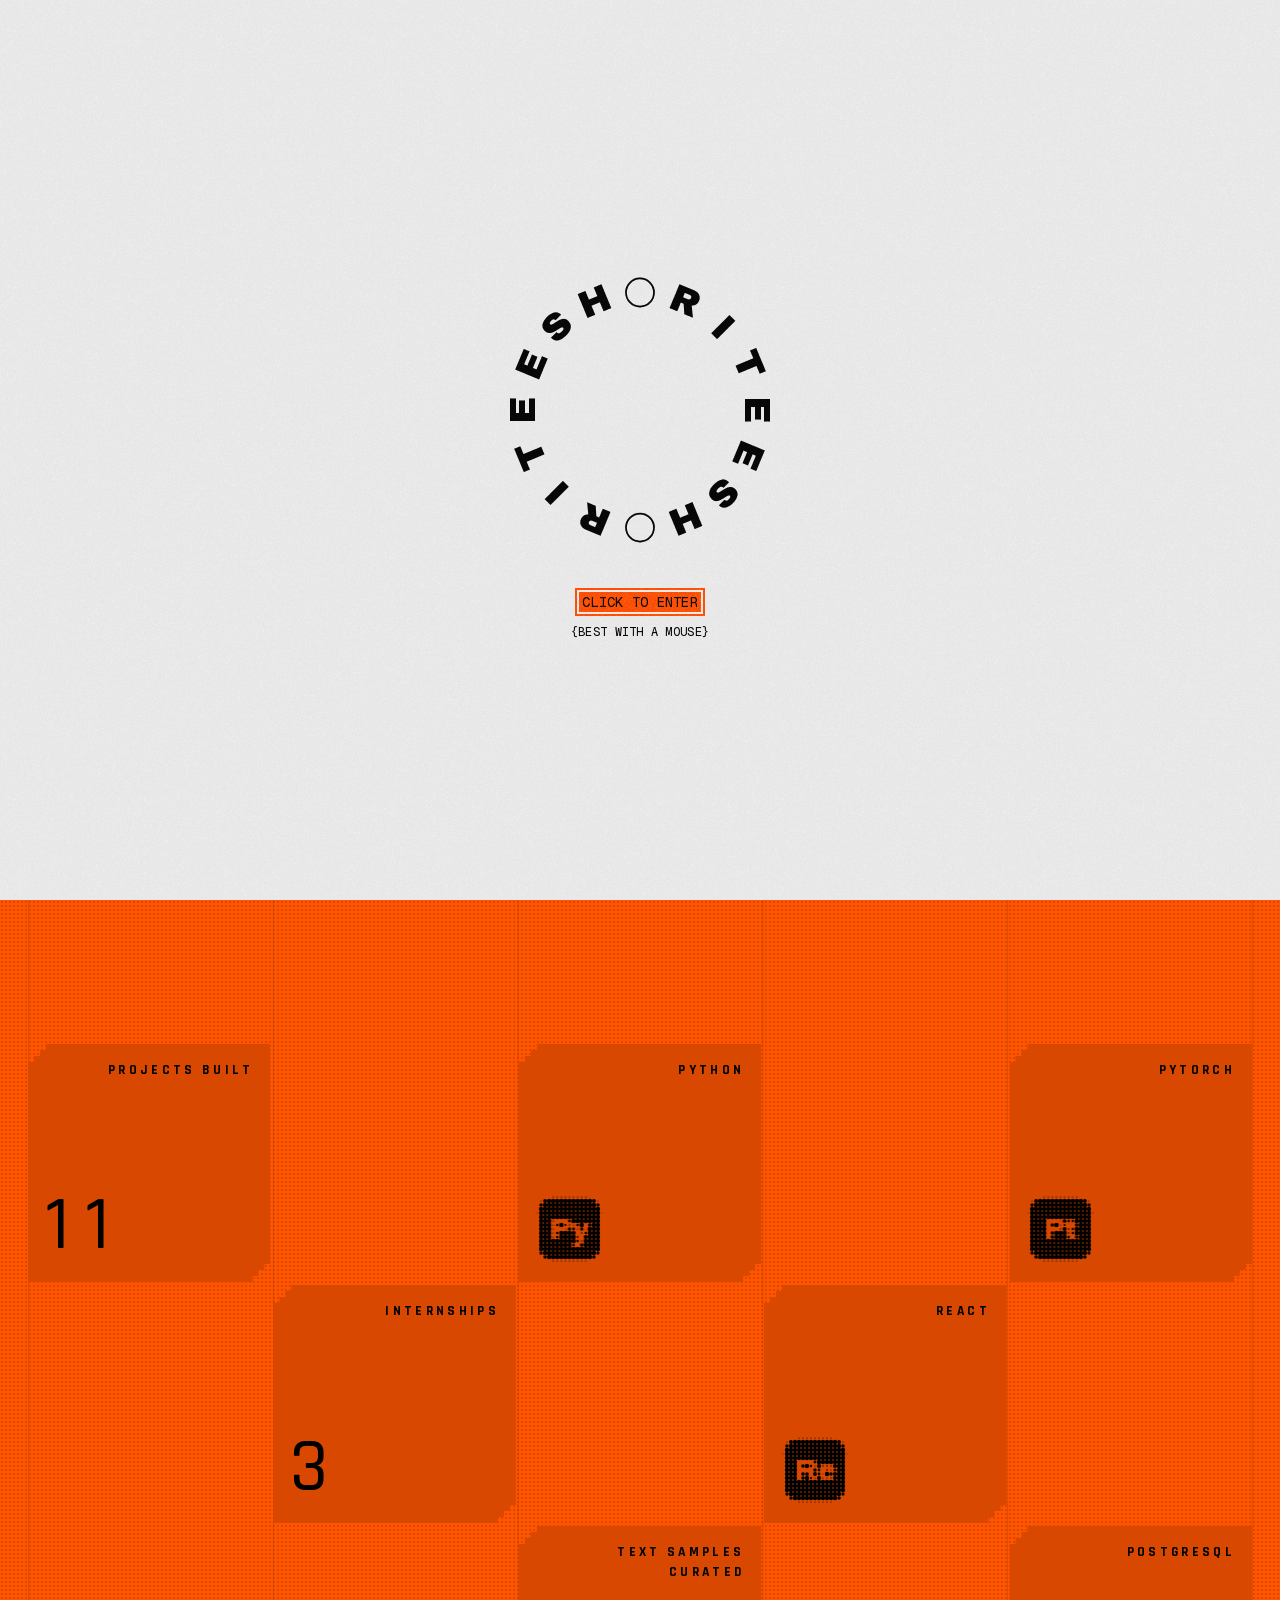
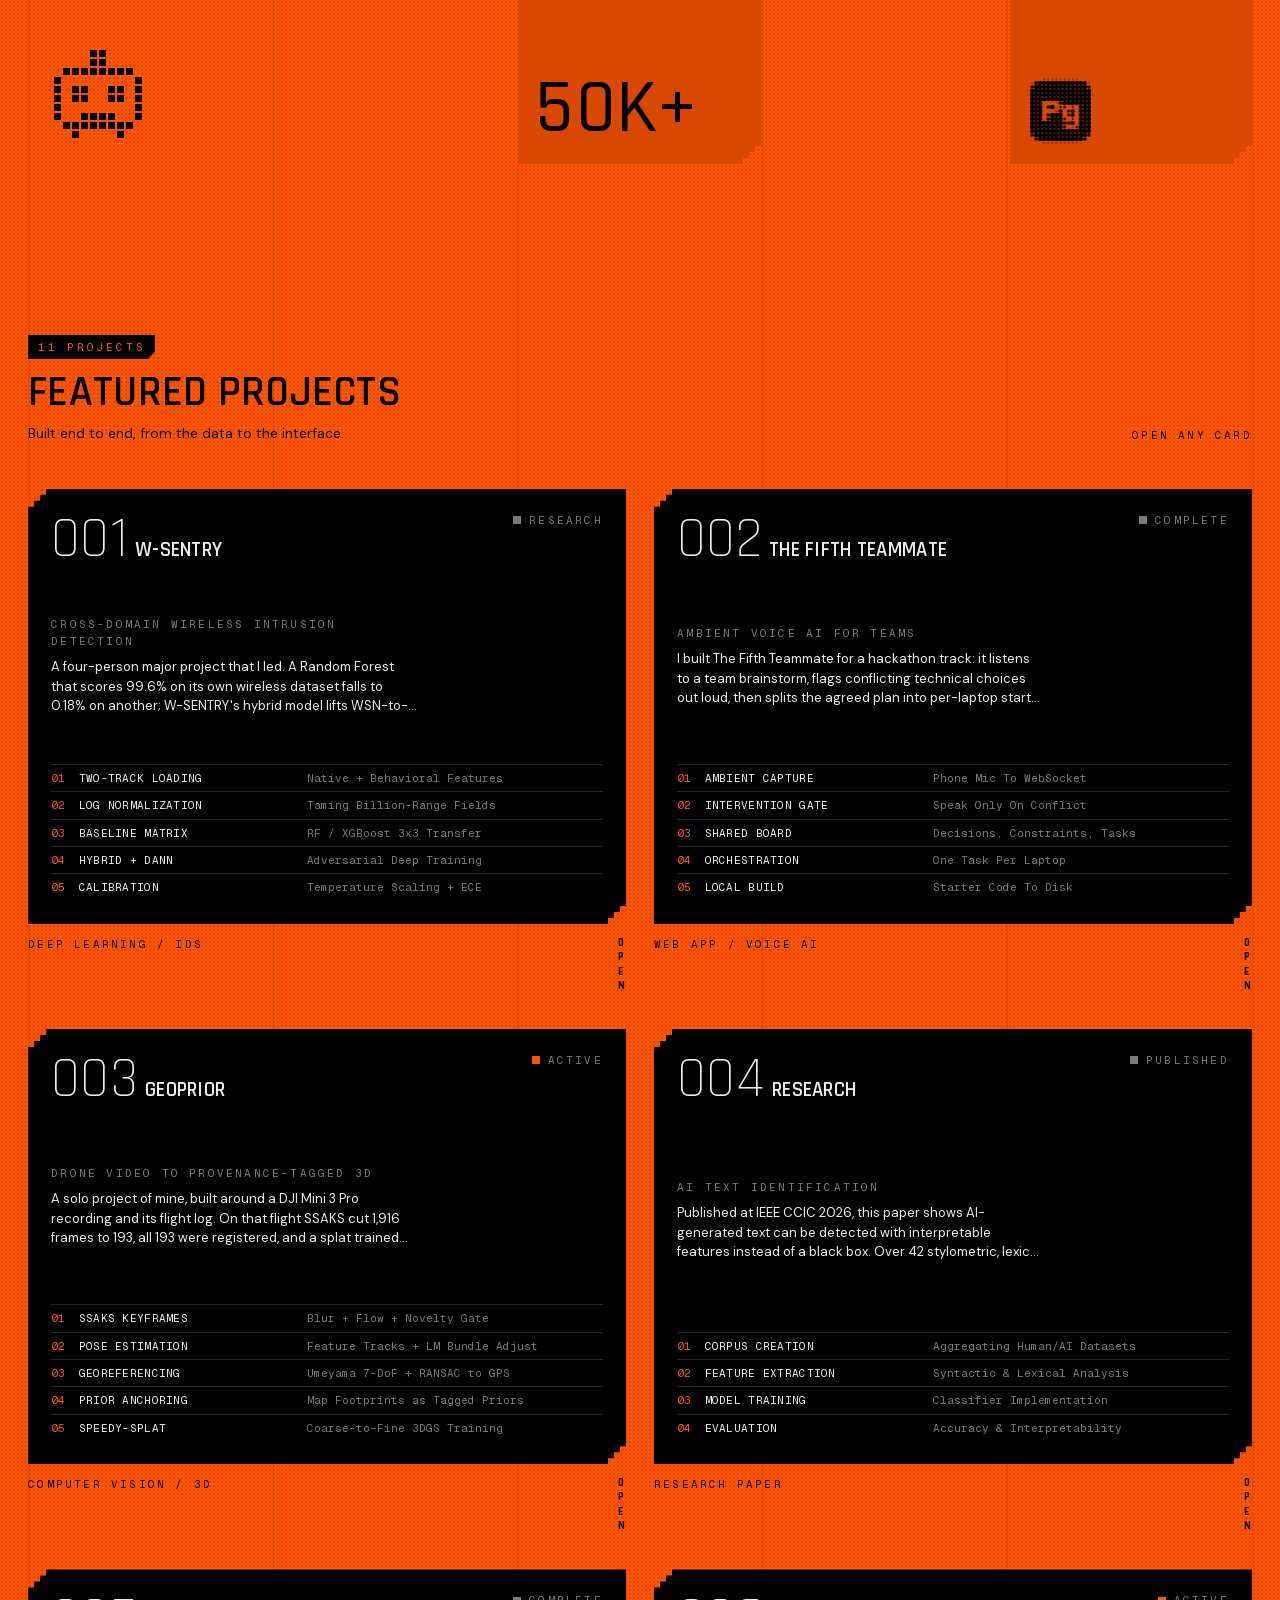
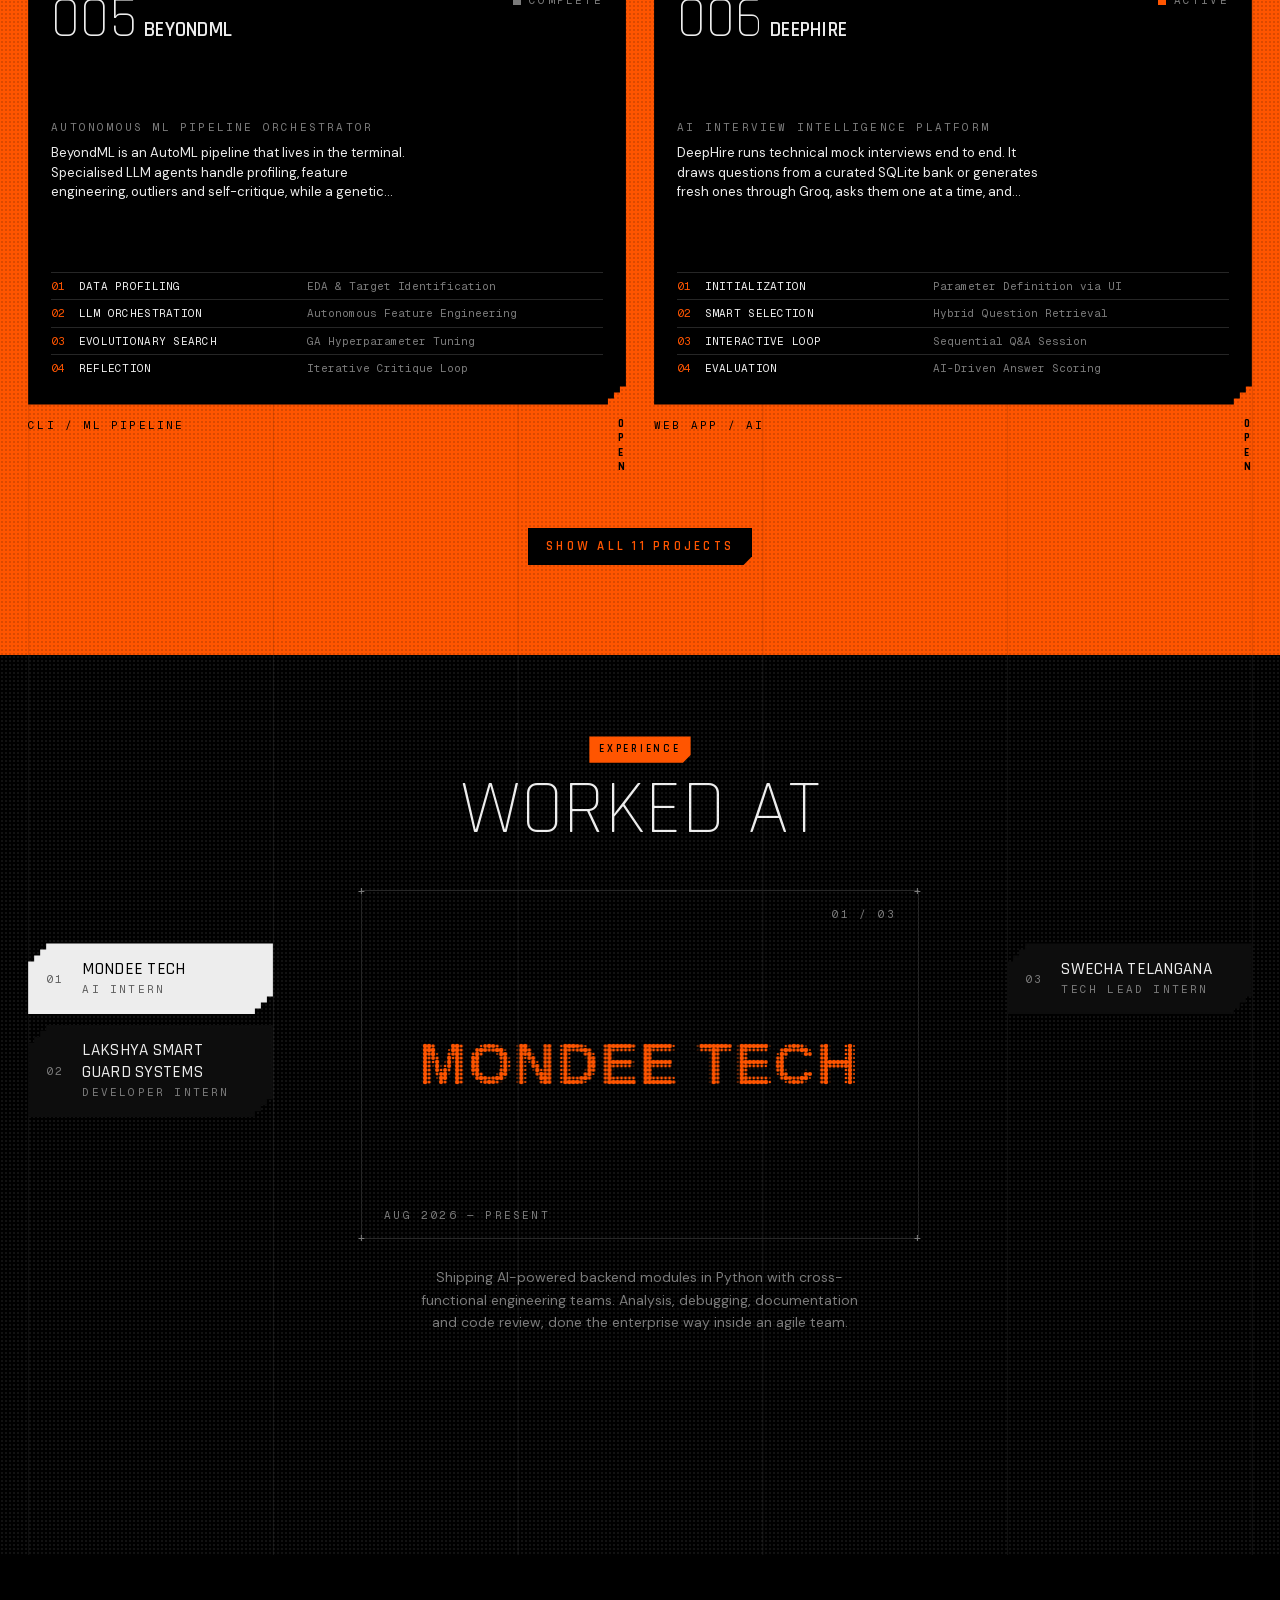
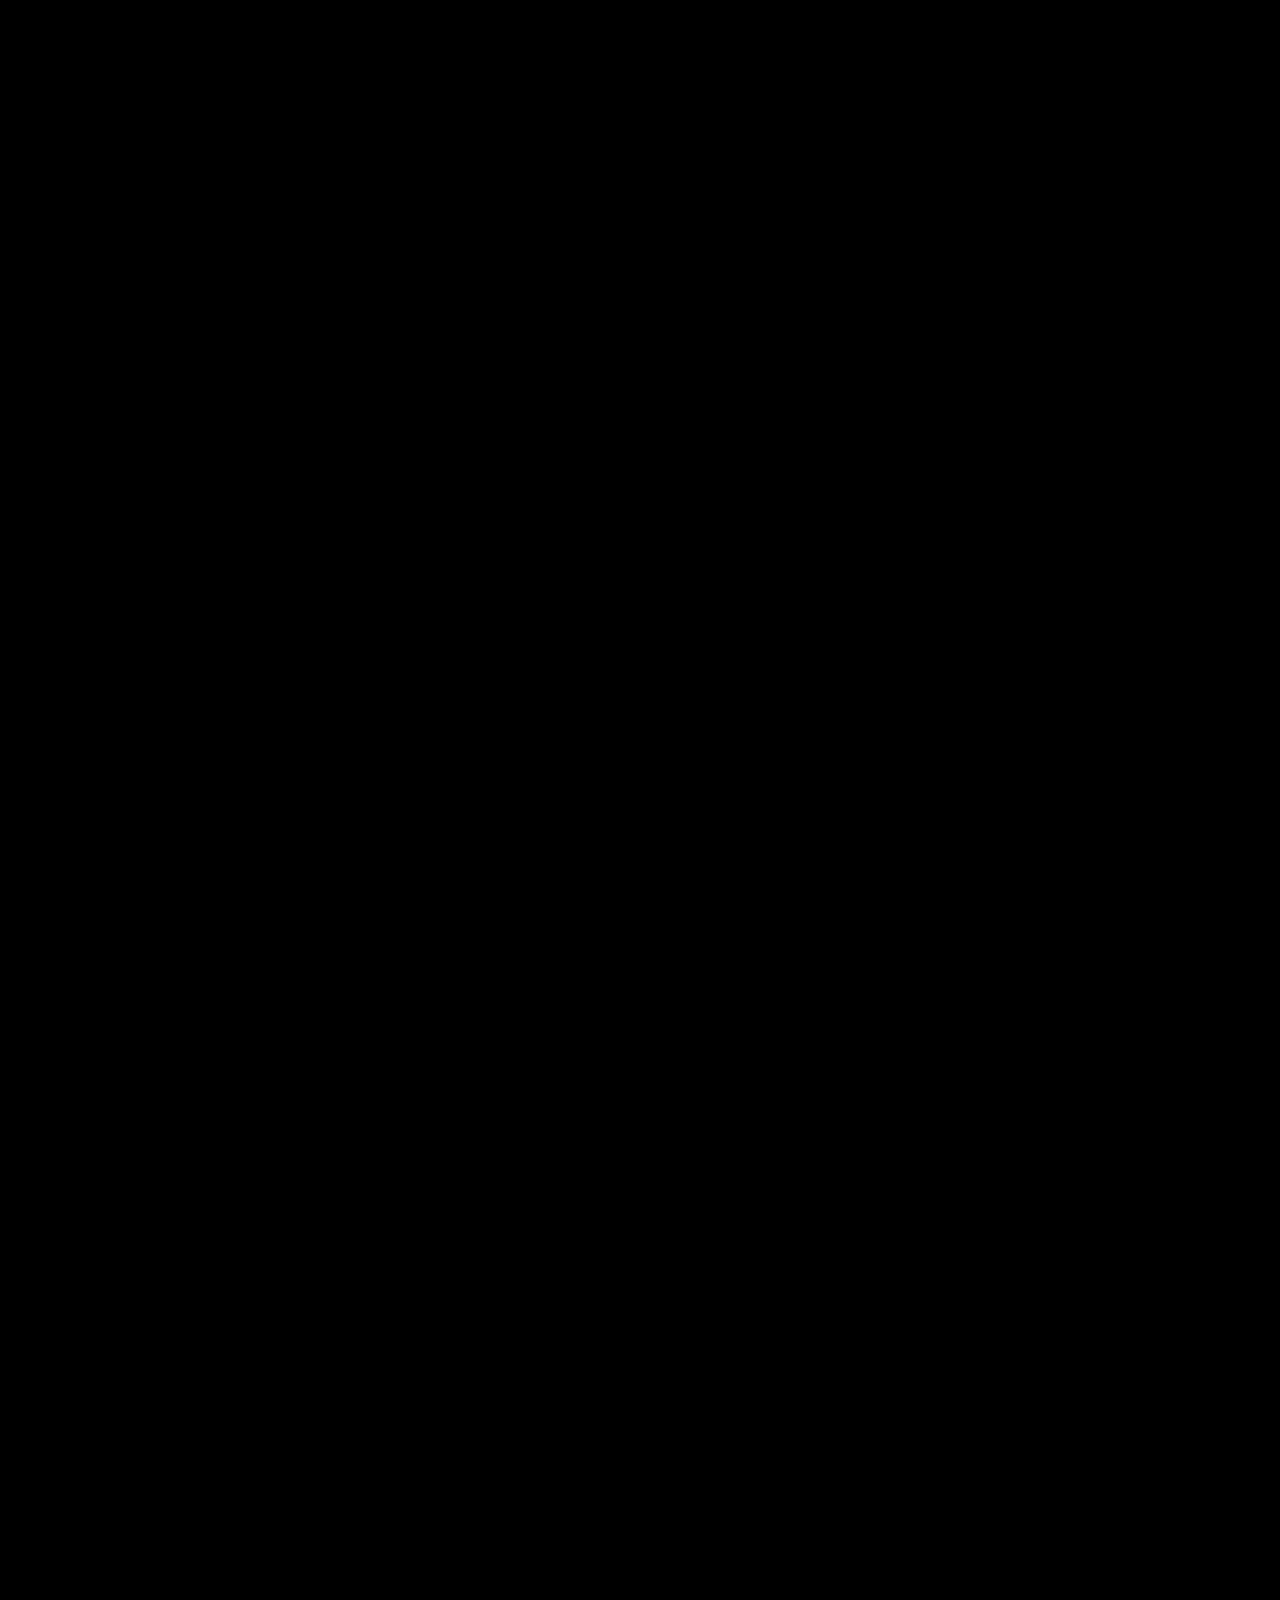
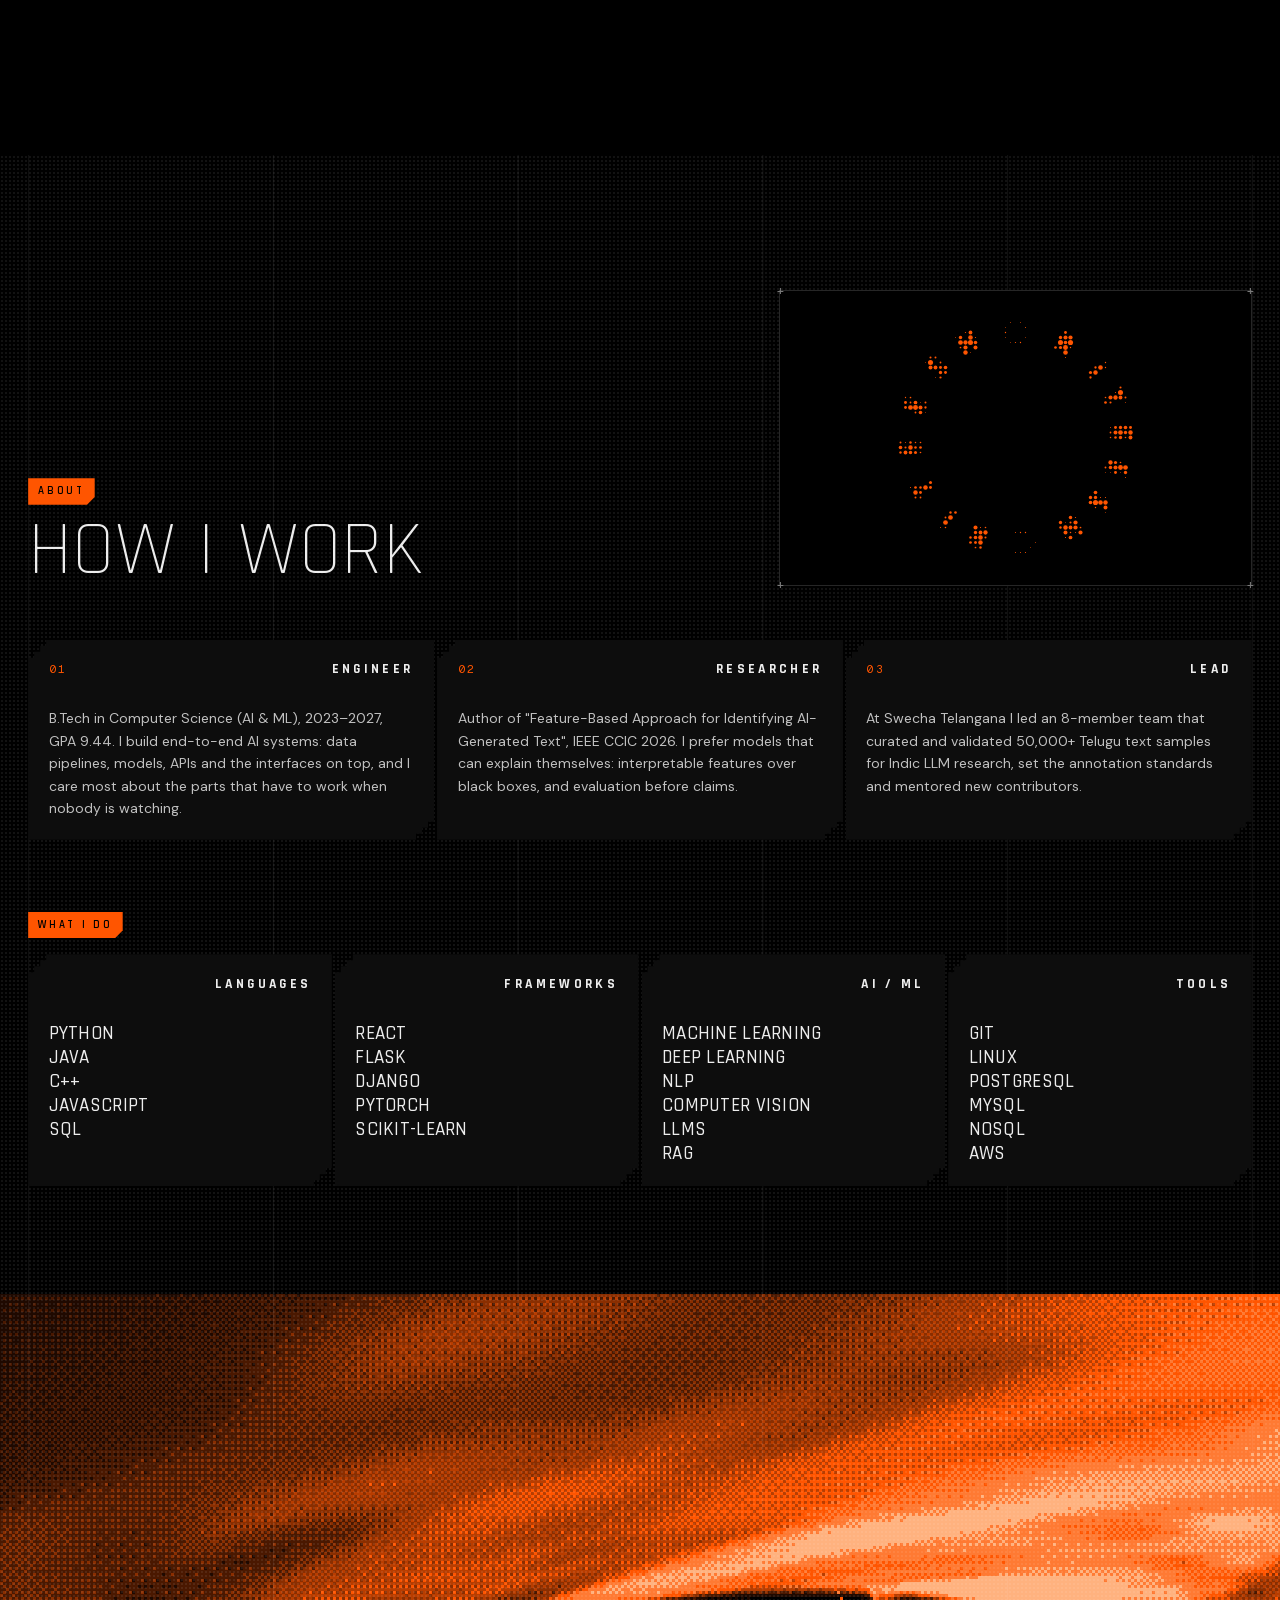
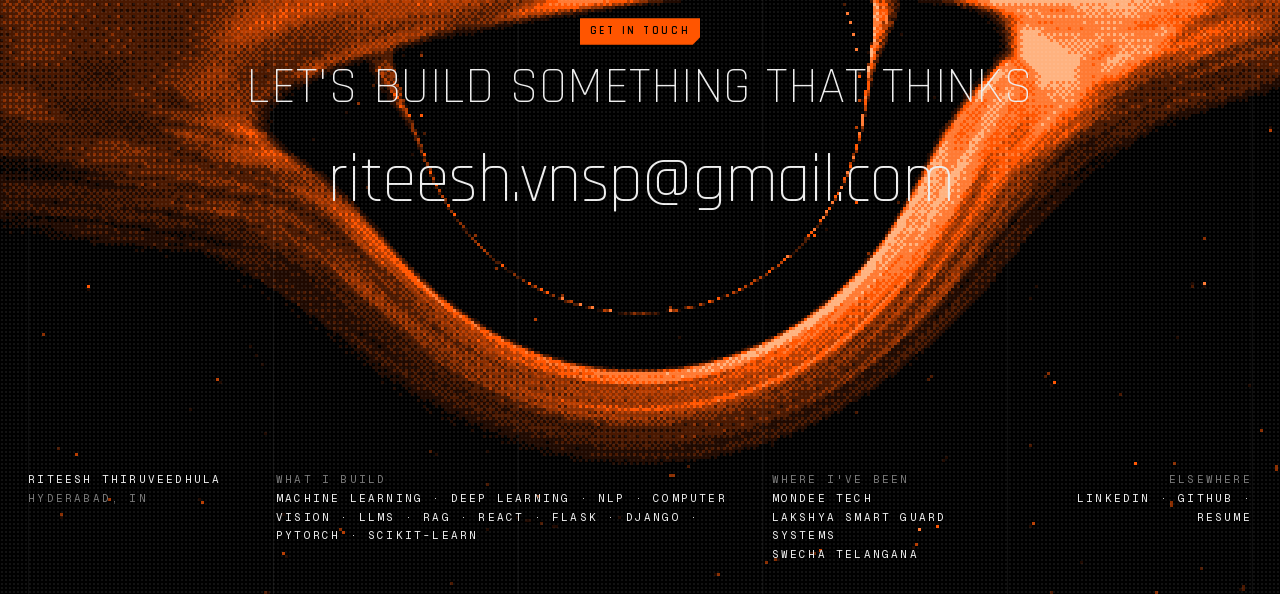
<file: index.html>
<!DOCTYPE html><!--43F5_h7dYCyXOzy7yZbXa--><html lang="en"><head><meta charSet="utf-8"/><meta name="viewport" content="width=device-width, initial-scale=1"/><link rel="preload" href="/_next/static/media/3206eb66b875a5b3-s.p.e2b99870.woff2" as="font" crossorigin="" type="font/woff2"/><link rel="preload" href="/_next/static/media/5c285b27cdda1fe8-s.p.a62025f2.woff2" as="font" crossorigin="" type="font/woff2"/><link rel="preload" href="/_next/static/media/5e4d537aaa9e154b-s.p.01f07175.woff2" as="font" crossorigin="" type="font/woff2"/><link rel="preload" href="/_next/static/media/797e433ab948586e-s.p.29207c2f.woff2" as="font" crossorigin="" type="font/woff2"/><link rel="preload" href="/_next/static/media/9d8c99ccf2e734e7-s.p.b2ed600c.woff2" as="font" crossorigin="" type="font/woff2"/><link rel="preload" href="/_next/static/media/a079e02bba5bf7ab-s.p.7367eab7.woff2" as="font" crossorigin="" type="font/woff2"/><link rel="preload" href="/_next/static/media/a10c617c9026098c-s.p.ca7c307b.woff2" as="font" crossorigin="" type="font/woff2"/><link rel="preload" href="/_next/static/media/d23f31b94ad01e54-s.p.4b0b0c7e.woff2" as="font" crossorigin="" type="font/woff2"/><link rel="stylesheet" href="/_next/static/chunks/a9cc06f846c58216.css" data-precedence="next"/><link rel="stylesheet" href="/_next/static/chunks/f80a418465f2792e.css" data-precedence="next"/><link rel="preload" as="script" fetchPriority="low" href="/_next/static/chunks/f402a582c136d78f.js"/><script src="/_next/static/chunks/91adb7bdb9870c6a.js" async=""></script><script src="/_next/static/chunks/b7a3780483aba696.js" async=""></script><script src="/_next/static/chunks/3286a90db5baea98.js" async=""></script><script src="/_next/static/chunks/turbopack-1e8106f5658209a5.js" async=""></script><script src="/_next/static/chunks/7fb8e1210722aa96.js" async=""></script><script src="/_next/static/chunks/9efc8c238b36649e.js" async=""></script><script src="/_next/static/chunks/331bcca48c789d08.js" async=""></script><script src="/_next/static/chunks/fbc209cf7677cdb5.js" async=""></script><script src="/_next/static/chunks/9d8fdfb79c898a09.js" async=""></script><meta name="next-size-adjust" content=""/><title>RITEESH THIRUVEEDHULA — AI ENGINEER</title><meta name="description" content="Riteesh Thiruveedhula, AI engineer in Hyderabad: ML pipelines, LLM systems and the interfaces on top."/><link rel="icon" href="/icon.png?icon.7b75e9c1.png" sizes="256x256" type="image/png"/><script>try{if(sessionStorage.getItem('rt-intro-seen'))document.documentElement.dataset.intro='done'}catch(e){}</script><script src="/_next/static/chunks/a6dad97d9634a72d.js" noModule=""></script></head><body class="geist_mono_8d43a2aa-module__8Li5zG__variable archivo_black_543ab441-module__92e_sG__variable rajdhani_635f1ec8-module__oWRXIG__variable orbitron_cd47e22e-module__xMtCMG__variable dm_sans_851d885b-module__2r4mZq__variable antialiased"><div hidden=""><!--$--><!--/$--></div><div class="intro fixed inset-0" style="z-index:var(--z-intro)"><div class="absolute inset-0 flex flex-col items-center justify-center gap-8 overflow-hidden bg-paper text-ink"><div class="w-[min(40vw,300px)]"><svg viewBox="0 0 1200 1200" role="img" aria-label="Riteesh" class="logo-spin block w-full"><circle cx="600" cy="130" r="56" fill="none" stroke="currentColor" stroke-width="7" transform="rotate(0 600 600)"></circle><text x="600" y="130" text-anchor="middle" dominant-baseline="central" font-family="var(--font-logo), Arial Black, sans-serif" font-size="150" fill="currentColor" transform="rotate(22.5 600 600)">R</text><text x="600" y="130" text-anchor="middle" dominant-baseline="central" font-family="var(--font-logo), Arial Black, sans-serif" font-size="150" fill="currentColor" transform="rotate(45 600 600)">I</text><text x="600" y="130" text-anchor="middle" dominant-baseline="central" font-family="var(--font-logo), Arial Black, sans-serif" font-size="150" fill="currentColor" transform="rotate(67.5 600 600)">T</text><text x="600" y="130" text-anchor="middle" dominant-baseline="central" font-family="var(--font-logo), Arial Black, sans-serif" font-size="150" fill="currentColor" transform="rotate(90 600 600)">E</text><text x="600" y="130" text-anchor="middle" dominant-baseline="central" font-family="var(--font-logo), Arial Black, sans-serif" font-size="150" fill="currentColor" transform="rotate(112.5 600 600)">E</text><text x="600" y="130" text-anchor="middle" dominant-baseline="central" font-family="var(--font-logo), Arial Black, sans-serif" font-size="150" fill="currentColor" transform="rotate(135 600 600)">S</text><text x="600" y="130" text-anchor="middle" dominant-baseline="central" font-family="var(--font-logo), Arial Black, sans-serif" font-size="150" fill="currentColor" transform="rotate(157.5 600 600)">H</text><circle cx="600" cy="130" r="56" fill="none" stroke="currentColor" stroke-width="7" transform="rotate(180 600 600)"></circle><text x="600" y="130" text-anchor="middle" dominant-baseline="central" font-family="var(--font-logo), Arial Black, sans-serif" font-size="150" fill="currentColor" transform="rotate(202.5 600 600)">R</text><text x="600" y="130" text-anchor="middle" dominant-baseline="central" font-family="var(--font-logo), Arial Black, sans-serif" font-size="150" fill="currentColor" transform="rotate(225 600 600)">I</text><text x="600" y="130" text-anchor="middle" dominant-baseline="central" font-family="var(--font-logo), Arial Black, sans-serif" font-size="150" fill="currentColor" transform="rotate(247.5 600 600)">T</text><text x="600" y="130" text-anchor="middle" dominant-baseline="central" font-family="var(--font-logo), Arial Black, sans-serif" font-size="150" fill="currentColor" transform="rotate(270 600 600)">E</text><text x="600" y="130" text-anchor="middle" dominant-baseline="central" font-family="var(--font-logo), Arial Black, sans-serif" font-size="150" fill="currentColor" transform="rotate(292.5 600 600)">E</text><text x="600" y="130" text-anchor="middle" dominant-baseline="central" font-family="var(--font-logo), Arial Black, sans-serif" font-size="150" fill="currentColor" transform="rotate(315 600 600)">S</text><text x="600" y="130" text-anchor="middle" dominant-baseline="central" font-family="var(--font-logo), Arial Black, sans-serif" font-size="150" fill="currentColor" transform="rotate(337.5 600 600)">H</text></svg></div><div class="flex flex-col items-center gap-3"><button type="button" autofocus="" data-scramble="true" class="hl cursor-pointer px-2 py-1 text-sm">CLICK TO ENTER</button><p class="text-xs">{BEST WITH A MOUSE}</p></div></div></div><div aria-hidden="true" class="fixed inset-0 bg-ink/60" style="z-index:var(--z-menu);opacity:0;visibility:hidden"></div><nav id="site-menu" aria-label="Menu" inert="" class="fixed inset-x-0 top-0 flex min-h-[48vh] flex-col justify-end gap-7 bg-ink px-[2.2vw] pb-[2.4vw] pt-32 text-[13px] font-medium leading-[1.45] text-paper" style="z-index:var(--z-menu);visibility:hidden"><div class="flex flex-wrap items-center gap-x-5 gap-y-2"><span class="w-32 md:w-[22vw]">{LINKS}</span><a data-scramble="true" class="px-1 hover:bg-accent hover:text-ink focus-visible:bg-accent focus-visible:text-ink" href="https://www.linkedin.com/in/riteesh2k6" target="_blank" rel="noopener">LKDN</a><a data-scramble="true" class="px-1 hover:bg-accent hover:text-ink focus-visible:bg-accent focus-visible:text-ink" href="https://github.com/Riteesh-2k6" target="_blank" rel="noopener">GH</a><a data-scramble="true" class="px-1 hover:bg-accent hover:text-ink focus-visible:bg-accent focus-visible:text-ink" href="mailto:riteesh.vnsp@gmail.com">MAIL</a></div><div class="flex flex-wrap items-end justify-between gap-4"><div class="flex items-center gap-x-5"><span class="w-32 md:w-[22vw]">{RESUME}</span><a data-scramble="true" class="px-1 hover:bg-accent hover:text-ink focus-visible:bg-accent focus-visible:text-ink" href="/resume.pdf" target="_blank" rel="noopener">VIEW PDF</a></div><button type="button" data-scramble="true" class="px-1 hover:bg-accent hover:text-ink focus-visible:bg-accent focus-visible:text-ink cursor-pointer">CONTACT</button></div></nav><header class="fixed inset-x-0 top-0 grid grid-cols-[1fr_auto] items-start px-[2.2vw] pt-[max(16px,1.6vw)] text-[11px] leading-[1.7] tracking-[0.2em] text-paper md:grid-cols-5" style="z-index:var(--z-header)"><a href="/" aria-label="Home" data-cursor-label="HOME" class="flex items-center gap-3 self-center"><svg viewBox="0 0 1200 1200" role="img" aria-label="Riteesh" aria-hidden="true" class="logo-spin block w-[max(44px,3.4vw)]"><circle cx="600" cy="130" r="56" fill="none" stroke="currentColor" stroke-width="7" transform="rotate(0 600 600)"></circle><text x="600" y="130" text-anchor="middle" dominant-baseline="central" font-family="var(--font-logo), Arial Black, sans-serif" font-size="150" fill="currentColor" transform="rotate(22.5 600 600)">R</text><text x="600" y="130" text-anchor="middle" dominant-baseline="central" font-family="var(--font-logo), Arial Black, sans-serif" font-size="150" fill="currentColor" transform="rotate(45 600 600)">I</text><text x="600" y="130" text-anchor="middle" dominant-baseline="central" font-family="var(--font-logo), Arial Black, sans-serif" font-size="150" fill="currentColor" transform="rotate(67.5 600 600)">T</text><text x="600" y="130" text-anchor="middle" dominant-baseline="central" font-family="var(--font-logo), Arial Black, sans-serif" font-size="150" fill="currentColor" transform="rotate(90 600 600)">E</text><text x="600" y="130" text-anchor="middle" dominant-baseline="central" font-family="var(--font-logo), Arial Black, sans-serif" font-size="150" fill="currentColor" transform="rotate(112.5 600 600)">E</text><text x="600" y="130" text-anchor="middle" dominant-baseline="central" font-family="var(--font-logo), Arial Black, sans-serif" font-size="150" fill="currentColor" transform="rotate(135 600 600)">S</text><text x="600" y="130" text-anchor="middle" dominant-baseline="central" font-family="var(--font-logo), Arial Black, sans-serif" font-size="150" fill="currentColor" transform="rotate(157.5 600 600)">H</text><circle cx="600" cy="130" r="56" fill="none" stroke="currentColor" stroke-width="7" transform="rotate(180 600 600)"></circle><text x="600" y="130" text-anchor="middle" dominant-baseline="central" font-family="var(--font-logo), Arial Black, sans-serif" font-size="150" fill="currentColor" transform="rotate(202.5 600 600)">R</text><text x="600" y="130" text-anchor="middle" dominant-baseline="central" font-family="var(--font-logo), Arial Black, sans-serif" font-size="150" fill="currentColor" transform="rotate(225 600 600)">I</text><text x="600" y="130" text-anchor="middle" dominant-baseline="central" font-family="var(--font-logo), Arial Black, sans-serif" font-size="150" fill="currentColor" transform="rotate(247.5 600 600)">T</text><text x="600" y="130" text-anchor="middle" dominant-baseline="central" font-family="var(--font-logo), Arial Black, sans-serif" font-size="150" fill="currentColor" transform="rotate(270 600 600)">E</text><text x="600" y="130" text-anchor="middle" dominant-baseline="central" font-family="var(--font-logo), Arial Black, sans-serif" font-size="150" fill="currentColor" transform="rotate(292.5 600 600)">E</text><text x="600" y="130" text-anchor="middle" dominant-baseline="central" font-family="var(--font-logo), Arial Black, sans-serif" font-size="150" fill="currentColor" transform="rotate(315 600 600)">S</text><text x="600" y="130" text-anchor="middle" dominant-baseline="central" font-family="var(--font-logo), Arial Black, sans-serif" font-size="150" fill="currentColor" transform="rotate(337.5 600 600)">H</text></svg><span class="[text-shadow:0_0_6px_#000,0_0_2px_#000] font-tech text-[15px] font-bold tracking-normal">RITEESH VNSP</span></a><p class="hidden self-center md:block"><span class="[text-shadow:0_0_6px_#000,0_0_2px_#000] text-paper/70">PORTFOLIO - <span class="text-paper">V2</span></span></p><div class="hidden gap-5 self-center md:flex"></div><p class="hidden text-paper/70 md:block"><span class="[text-shadow:0_0_6px_#000,0_0_2px_#000]">HYDERABAD, IN</span><br/><span class="[text-shadow:0_0_6px_#000,0_0_2px_#000]"> </span></p><div class="flex items-start justify-between gap-4"><p class="hidden text-paper/70 md:block"><span class="[text-shadow:0_0_6px_#000,0_0_2px_#000]">17°23&#x27;06.0&quot;N</span><br/><span class="[text-shadow:0_0_6px_#000,0_0_2px_#000]">78°29&#x27;12.0&quot;E</span></p><button type="button" aria-expanded="false" aria-controls="site-menu" class="relative cursor-pointer bg-surface px-[1.4em] py-[0.6em] font-tech text-[15px] font-bold tracking-normal text-paper"><span aria-hidden="true" class="absolute left-0 top-0 h-2 w-2 border-l-2 border-t-2 border-accent"></span><span aria-hidden="true" class="absolute bottom-0 right-0 h-2 w-2 border-b-2 border-r-2 border-accent"></span><span data-scramble="true">MENU</span></button></div></header><main><div><section id="hero" class="relative bg-ink text-paper" style="min-height:100vh"><div class="min-h-screen relative bg-ink text-paper  "><div class="absolute inset-0"><div class="absolute inset-0"><div class="relative h-full w-full overflow-hidden"><canvas class="absolute inset-0 block h-full w-full" aria-hidden="true"></canvas></div></div></div><div aria-hidden="true" class="grid-lines pointer-events-none absolute inset-0 z-[5] [--grid-line:rgb(255_255_255/0.07)]"></div><div class="@container absolute inset-y-0 inset-x-[2.2vw] z-10"><span aria-hidden="true" class="absolute hidden h-2 w-[3px] -translate-x-1/2 bg-accent md:block" style="left:0%;top:24%"></span><span aria-hidden="true" class="absolute hidden h-2 w-[3px] -translate-x-1/2 bg-accent md:block" style="left:40%;top:52%"></span><span aria-hidden="true" class="absolute hidden h-2 w-[3px] -translate-x-1/2 bg-accent md:block" style="left:100%;top:31%"></span><div class="absolute left-0 top-[14%] hidden w-[20%] border-l-[3px] border-accent pl-[1.2em] md:block text-[11px] leading-[1.7] tracking-[0.2em] text-paper/80"><p class="flex justify-between"><a href="https://www.linkedin.com/in/riteesh2k6" target="_blank" rel="noopener noreferrer" class="[text-shadow:0_0_6px_#000,0_0_2px_#000] transition-colors hover:text-accent">LINKEDIN</a><a href="https://github.com/Riteesh-2k6" target="_blank" rel="noopener noreferrer" class="[text-shadow:0_0_6px_#000,0_0_2px_#000] transition-colors hover:text-accent">GITHUB</a><a href="/resume.pdf" target="_blank" rel="noopener noreferrer" class="[text-shadow:0_0_6px_#000,0_0_2px_#000] transition-colors hover:text-accent">RESUME</a></p><a href="mailto:riteesh.vnsp@gmail.com" class="flex justify-between transition-colors hover:text-accent"><span class="[text-shadow:0_0_6px_#000,0_0_2px_#000]">RITEESH.VNSP</span><span class="[text-shadow:0_0_6px_#000,0_0_2px_#000]">@<!-- -->GMAIL.COM</span></a></div><p class="absolute left-0 top-[16%] w-full font-body text-[clamp(14px,1.05vw,19px)] font-normal normal-case leading-[1.55] tracking-normal text-dim md:top-[32%] md:w-[40%] md:indent-[50%] transition-[opacity,transform] duration-1000 delay-200 translate-y-4 opacity-0"><span class="[text-shadow:0_0_6px_#000,0_0_2px_#000]">I&#x27;m an AI engineer who wants models that can <em class="text-paper">explain</em> themselves, and <code class="font-mono text-[0.92em] text-accent">&lt;code/&gt;</code> that keeps working when nobody is watching. I build end to end: data pipelines, models, APIs and the interfaces on top.</span></p><span class="notch absolute left-0 top-[63%] bg-accent px-[0.9em] py-[0.4em] font-tech text-[clamp(11px,0.85vw,15px)] font-semibold tracking-[0.25em] text-ink md:top-[65%] transition-[opacity,transform] duration-1000 delay-300 translate-y-4 opacity-0">AI ENGINEER</span><h1 class="font-name text-paper"><span class="sr-only">RITEESH VNSP</span><span aria-hidden="true"><span class="absolute right-[-5cqw] top-[66%] block h-[21cqw] w-[105cqw] md:right-[calc(60%-1.65cqw)] md:top-[62.5%] md:h-[7cqw] md:w-[33cqw] transition-[opacity,transform] duration-1000 delay-300 translate-y-4 opacity-0"><div class="relative w-full h-full select-none" style="touch-action:none" role="img" aria-label="RITEESH"><canvas class="block w-full h-full"></canvas></div></span><span class="absolute left-[-5cqw] top-[77%] block h-[21cqw] w-[105cqw] md:left-[-1.5cqw] md:top-[77%] md:h-[7cqw] md:w-[30cqw] transition-[opacity,transform] duration-1000 delay-500 translate-y-4 opacity-0"><div class="relative w-full h-full select-none" style="touch-action:none" role="img" aria-label="VNSP"><canvas class="block w-full h-full"></canvas></div></span></span></h1><p class="absolute left-0 top-[76.5%] hidden md:block text-[11px] leading-[1.7] tracking-[0.2em] text-paper/80"><span class="[text-shadow:0_0_6px_#000,0_0_2px_#000]">A STUDENT</span></p><p class="absolute bottom-[7.6%] right-[60%] hidden text-right md:block text-[11px] leading-[1.7] tracking-[0.2em] text-paper/80"><span class="[text-shadow:0_0_6px_#000,0_0_2px_#000]">OF AI &amp; ML, CLASS OF 2027</span></p><p class="absolute right-[20%] top-[15%] hidden md:block text-[11px] leading-[1.7] tracking-[0.2em] text-paper/80"><span class="[text-shadow:0_0_6px_#000,0_0_2px_#000]">FROM</span></p><p class="absolute right-0 top-[13.5%] hidden font-tech text-[5.6cqw] font-light leading-none text-paper md:block">IN</p><p class="absolute bottom-[8%] right-0 hidden [writing-mode:vertical-rl] md:block text-[11px] leading-[1.7] tracking-[0.2em] text-paper/80"><span class="[text-shadow:0_0_6px_#000,0_0_2px_#000]">SCROLL DOWN</span></p></div><span aria-hidden="true" class="pointer-events-none fixed z-[60] font-name font-bold leading-none text-paper" style="visibility:hidden"></span></div></section><section id="stats" class="relative bg-accent text-ink [--dot:rgb(0_0_0/0.14)]" style="min-height:100vh"><div class="min-h-screen relative bg-accent text-ink [--dot:rgb(0_0_0/0.14)] dot-grid "><div aria-hidden="true" class="grid-lines pointer-events-none absolute inset-0 [--grid-line:rgb(0_0_0/0.12)]"></div><div class="relative grid grid-cols-2 gap-[3px] px-[2.2vw] pb-[4vh] pt-[max(96px,16vh)] md:h-screen md:grid-cols-5 md:grid-rows-3"><div class="min-h-[24vh] md:min-h-0"><div class="pixel-corners flex h-full flex-col justify-between bg-[#d94800] p-[clamp(12px,1.3vw,24px)]"><p class="text-right font-tech text-[clamp(12px,1.05vw,19px)] font-bold tracking-[0.25em]">PROJECTS BUILT</p><p class="font-tech text-[clamp(56px,6vw,120px)] font-medium leading-none"><span class="inline-flex"><span class="inline-block h-[1em] overflow-hidden"><span class="flex flex-col transition-transform duration-[1600ms] ease-[cubic-bezier(0.2,0.8,0.2,1)]" style="transform:translateY(-0em);transition-delay:0ms"><span class="h-[1em]">0</span><span class="h-[1em]">1</span><span class="h-[1em]">2</span><span class="h-[1em]">3</span><span class="h-[1em]">4</span><span class="h-[1em]">5</span><span class="h-[1em]">6</span><span class="h-[1em]">7</span><span class="h-[1em]">8</span><span class="h-[1em]">9</span></span></span><span class="inline-block h-[1em] overflow-hidden"><span class="flex flex-col transition-transform duration-[1600ms] ease-[cubic-bezier(0.2,0.8,0.2,1)]" style="transform:translateY(-0em);transition-delay:120ms"><span class="h-[1em]">0</span><span class="h-[1em]">1</span><span class="h-[1em]">2</span><span class="h-[1em]">3</span><span class="h-[1em]">4</span><span class="h-[1em]">5</span><span class="h-[1em]">6</span><span class="h-[1em]">7</span><span class="h-[1em]">8</span><span class="h-[1em]">9</span></span></span></span></p></div></div><div aria-hidden="true" class="hidden md:block"></div><div class="min-h-[24vh] md:min-h-0"><div class="pixel-corners flex h-full flex-col justify-between bg-[#d94800] p-[clamp(12px,1.3vw,24px)]"><p class="text-right font-tech text-[clamp(12px,1.05vw,19px)] font-bold tracking-[0.25em]">PYTHON</p><canvas aria-hidden="true" class="block h-[clamp(56px,5.5vw,110px)] w-[clamp(56px,5.5vw,110px)]"></canvas></div></div><div aria-hidden="true" class="hidden md:block"></div><div class="min-h-[24vh] md:min-h-0"><div class="pixel-corners flex h-full flex-col justify-between bg-[#d94800] p-[clamp(12px,1.3vw,24px)]"><p class="text-right font-tech text-[clamp(12px,1.05vw,19px)] font-bold tracking-[0.25em]">PYTORCH</p><canvas aria-hidden="true" class="block h-[clamp(56px,5.5vw,110px)] w-[clamp(56px,5.5vw,110px)]"></canvas></div></div><div aria-hidden="true" class="hidden md:block"></div><div class="min-h-[24vh] md:min-h-0"><div class="pixel-corners flex h-full flex-col justify-between bg-[#d94800] p-[clamp(12px,1.3vw,24px)]"><p class="text-right font-tech text-[clamp(12px,1.05vw,19px)] font-bold tracking-[0.25em]">INTERNSHIPS</p><p class="font-tech text-[clamp(56px,6vw,120px)] font-medium leading-none"><span class="inline-flex"><span class="inline-block h-[1em] overflow-hidden"><span class="flex flex-col transition-transform duration-[1600ms] ease-[cubic-bezier(0.2,0.8,0.2,1)]" style="transform:translateY(-0em);transition-delay:0ms"><span class="h-[1em]">0</span><span class="h-[1em]">1</span><span class="h-[1em]">2</span><span class="h-[1em]">3</span><span class="h-[1em]">4</span><span class="h-[1em]">5</span><span class="h-[1em]">6</span><span class="h-[1em]">7</span><span class="h-[1em]">8</span><span class="h-[1em]">9</span></span></span></span></p></div></div><div aria-hidden="true" class="hidden md:block"></div><div class="min-h-[24vh] md:min-h-0"><div class="pixel-corners flex h-full flex-col justify-between bg-[#d94800] p-[clamp(12px,1.3vw,24px)]"><p class="text-right font-tech text-[clamp(12px,1.05vw,19px)] font-bold tracking-[0.25em]">REACT</p><canvas aria-hidden="true" class="block h-[clamp(56px,5.5vw,110px)] w-[clamp(56px,5.5vw,110px)]"></canvas></div></div><div aria-hidden="true" class="hidden md:block"></div><div aria-hidden="true" class="hidden items-end p-[2vw] md:flex"><div class="grid grid-cols-10 gap-[2px]"><span class="h-[clamp(6px,0.55vw,10px)] w-[clamp(6px,0.55vw,10px)] "></span><span class="h-[clamp(6px,0.55vw,10px)] w-[clamp(6px,0.55vw,10px)] "></span><span class="h-[clamp(6px,0.55vw,10px)] w-[clamp(6px,0.55vw,10px)] "></span><span class="h-[clamp(6px,0.55vw,10px)] w-[clamp(6px,0.55vw,10px)] "></span><span class="h-[clamp(6px,0.55vw,10px)] w-[clamp(6px,0.55vw,10px)] bg-ink"></span><span class="h-[clamp(6px,0.55vw,10px)] w-[clamp(6px,0.55vw,10px)] bg-ink"></span><span class="h-[clamp(6px,0.55vw,10px)] w-[clamp(6px,0.55vw,10px)] "></span><span class="h-[clamp(6px,0.55vw,10px)] w-[clamp(6px,0.55vw,10px)] "></span><span class="h-[clamp(6px,0.55vw,10px)] w-[clamp(6px,0.55vw,10px)] "></span><span class="h-[clamp(6px,0.55vw,10px)] w-[clamp(6px,0.55vw,10px)] "></span><span class="h-[clamp(6px,0.55vw,10px)] w-[clamp(6px,0.55vw,10px)] "></span><span class="h-[clamp(6px,0.55vw,10px)] w-[clamp(6px,0.55vw,10px)] "></span><span class="h-[clamp(6px,0.55vw,10px)] w-[clamp(6px,0.55vw,10px)] "></span><span class="h-[clamp(6px,0.55vw,10px)] w-[clamp(6px,0.55vw,10px)] "></span><span class="h-[clamp(6px,0.55vw,10px)] w-[clamp(6px,0.55vw,10px)] bg-ink"></span><span class="h-[clamp(6px,0.55vw,10px)] w-[clamp(6px,0.55vw,10px)] bg-ink"></span><span class="h-[clamp(6px,0.55vw,10px)] w-[clamp(6px,0.55vw,10px)] "></span><span class="h-[clamp(6px,0.55vw,10px)] w-[clamp(6px,0.55vw,10px)] "></span><span class="h-[clamp(6px,0.55vw,10px)] w-[clamp(6px,0.55vw,10px)] "></span><span class="h-[clamp(6px,0.55vw,10px)] w-[clamp(6px,0.55vw,10px)] "></span><span class="h-[clamp(6px,0.55vw,10px)] w-[clamp(6px,0.55vw,10px)] "></span><span class="h-[clamp(6px,0.55vw,10px)] w-[clamp(6px,0.55vw,10px)] bg-ink"></span><span class="h-[clamp(6px,0.55vw,10px)] w-[clamp(6px,0.55vw,10px)] bg-ink"></span><span class="h-[clamp(6px,0.55vw,10px)] w-[clamp(6px,0.55vw,10px)] bg-ink"></span><span class="h-[clamp(6px,0.55vw,10px)] w-[clamp(6px,0.55vw,10px)] bg-ink"></span><span class="h-[clamp(6px,0.55vw,10px)] w-[clamp(6px,0.55vw,10px)] bg-ink"></span><span class="h-[clamp(6px,0.55vw,10px)] w-[clamp(6px,0.55vw,10px)] bg-ink"></span><span class="h-[clamp(6px,0.55vw,10px)] w-[clamp(6px,0.55vw,10px)] bg-ink"></span><span class="h-[clamp(6px,0.55vw,10px)] w-[clamp(6px,0.55vw,10px)] bg-ink"></span><span class="h-[clamp(6px,0.55vw,10px)] w-[clamp(6px,0.55vw,10px)] "></span><span class="h-[clamp(6px,0.55vw,10px)] w-[clamp(6px,0.55vw,10px)] bg-ink"></span><span class="h-[clamp(6px,0.55vw,10px)] w-[clamp(6px,0.55vw,10px)] "></span><span class="h-[clamp(6px,0.55vw,10px)] w-[clamp(6px,0.55vw,10px)] "></span><span class="h-[clamp(6px,0.55vw,10px)] w-[clamp(6px,0.55vw,10px)] "></span><span class="h-[clamp(6px,0.55vw,10px)] w-[clamp(6px,0.55vw,10px)] "></span><span class="h-[clamp(6px,0.55vw,10px)] w-[clamp(6px,0.55vw,10px)] "></span><span class="h-[clamp(6px,0.55vw,10px)] w-[clamp(6px,0.55vw,10px)] "></span><span class="h-[clamp(6px,0.55vw,10px)] w-[clamp(6px,0.55vw,10px)] "></span><span class="h-[clamp(6px,0.55vw,10px)] w-[clamp(6px,0.55vw,10px)] "></span><span class="h-[clamp(6px,0.55vw,10px)] w-[clamp(6px,0.55vw,10px)] bg-ink"></span><span class="h-[clamp(6px,0.55vw,10px)] w-[clamp(6px,0.55vw,10px)] bg-ink"></span><span class="h-[clamp(6px,0.55vw,10px)] w-[clamp(6px,0.55vw,10px)] "></span><span class="h-[clamp(6px,0.55vw,10px)] w-[clamp(6px,0.55vw,10px)] bg-ink"></span><span class="h-[clamp(6px,0.55vw,10px)] w-[clamp(6px,0.55vw,10px)] bg-ink"></span><span class="h-[clamp(6px,0.55vw,10px)] w-[clamp(6px,0.55vw,10px)] "></span><span class="h-[clamp(6px,0.55vw,10px)] w-[clamp(6px,0.55vw,10px)] "></span><span class="h-[clamp(6px,0.55vw,10px)] w-[clamp(6px,0.55vw,10px)] bg-ink"></span><span class="h-[clamp(6px,0.55vw,10px)] w-[clamp(6px,0.55vw,10px)] bg-ink"></span><span class="h-[clamp(6px,0.55vw,10px)] w-[clamp(6px,0.55vw,10px)] "></span><span class="h-[clamp(6px,0.55vw,10px)] w-[clamp(6px,0.55vw,10px)] bg-ink"></span><span class="h-[clamp(6px,0.55vw,10px)] w-[clamp(6px,0.55vw,10px)] bg-ink"></span><span class="h-[clamp(6px,0.55vw,10px)] w-[clamp(6px,0.55vw,10px)] "></span><span class="h-[clamp(6px,0.55vw,10px)] w-[clamp(6px,0.55vw,10px)] bg-ink"></span><span class="h-[clamp(6px,0.55vw,10px)] w-[clamp(6px,0.55vw,10px)] bg-ink"></span><span class="h-[clamp(6px,0.55vw,10px)] w-[clamp(6px,0.55vw,10px)] "></span><span class="h-[clamp(6px,0.55vw,10px)] w-[clamp(6px,0.55vw,10px)] "></span><span class="h-[clamp(6px,0.55vw,10px)] w-[clamp(6px,0.55vw,10px)] bg-ink"></span><span class="h-[clamp(6px,0.55vw,10px)] w-[clamp(6px,0.55vw,10px)] bg-ink"></span><span class="h-[clamp(6px,0.55vw,10px)] w-[clamp(6px,0.55vw,10px)] "></span><span class="h-[clamp(6px,0.55vw,10px)] w-[clamp(6px,0.55vw,10px)] bg-ink"></span><span class="h-[clamp(6px,0.55vw,10px)] w-[clamp(6px,0.55vw,10px)] bg-ink"></span><span class="h-[clamp(6px,0.55vw,10px)] w-[clamp(6px,0.55vw,10px)] "></span><span class="h-[clamp(6px,0.55vw,10px)] w-[clamp(6px,0.55vw,10px)] "></span><span class="h-[clamp(6px,0.55vw,10px)] w-[clamp(6px,0.55vw,10px)] "></span><span class="h-[clamp(6px,0.55vw,10px)] w-[clamp(6px,0.55vw,10px)] "></span><span class="h-[clamp(6px,0.55vw,10px)] w-[clamp(6px,0.55vw,10px)] "></span><span class="h-[clamp(6px,0.55vw,10px)] w-[clamp(6px,0.55vw,10px)] "></span><span class="h-[clamp(6px,0.55vw,10px)] w-[clamp(6px,0.55vw,10px)] "></span><span class="h-[clamp(6px,0.55vw,10px)] w-[clamp(6px,0.55vw,10px)] "></span><span class="h-[clamp(6px,0.55vw,10px)] w-[clamp(6px,0.55vw,10px)] bg-ink"></span><span class="h-[clamp(6px,0.55vw,10px)] w-[clamp(6px,0.55vw,10px)] bg-ink"></span><span class="h-[clamp(6px,0.55vw,10px)] w-[clamp(6px,0.55vw,10px)] "></span><span class="h-[clamp(6px,0.55vw,10px)] w-[clamp(6px,0.55vw,10px)] "></span><span class="h-[clamp(6px,0.55vw,10px)] w-[clamp(6px,0.55vw,10px)] bg-ink"></span><span class="h-[clamp(6px,0.55vw,10px)] w-[clamp(6px,0.55vw,10px)] bg-ink"></span><span class="h-[clamp(6px,0.55vw,10px)] w-[clamp(6px,0.55vw,10px)] bg-ink"></span><span class="h-[clamp(6px,0.55vw,10px)] w-[clamp(6px,0.55vw,10px)] bg-ink"></span><span class="h-[clamp(6px,0.55vw,10px)] w-[clamp(6px,0.55vw,10px)] "></span><span class="h-[clamp(6px,0.55vw,10px)] w-[clamp(6px,0.55vw,10px)] "></span><span class="h-[clamp(6px,0.55vw,10px)] w-[clamp(6px,0.55vw,10px)] bg-ink"></span><span class="h-[clamp(6px,0.55vw,10px)] w-[clamp(6px,0.55vw,10px)] "></span><span class="h-[clamp(6px,0.55vw,10px)] w-[clamp(6px,0.55vw,10px)] bg-ink"></span><span class="h-[clamp(6px,0.55vw,10px)] w-[clamp(6px,0.55vw,10px)] bg-ink"></span><span class="h-[clamp(6px,0.55vw,10px)] w-[clamp(6px,0.55vw,10px)] bg-ink"></span><span class="h-[clamp(6px,0.55vw,10px)] w-[clamp(6px,0.55vw,10px)] bg-ink"></span><span class="h-[clamp(6px,0.55vw,10px)] w-[clamp(6px,0.55vw,10px)] bg-ink"></span><span class="h-[clamp(6px,0.55vw,10px)] w-[clamp(6px,0.55vw,10px)] bg-ink"></span><span class="h-[clamp(6px,0.55vw,10px)] w-[clamp(6px,0.55vw,10px)] bg-ink"></span><span class="h-[clamp(6px,0.55vw,10px)] w-[clamp(6px,0.55vw,10px)] bg-ink"></span><span class="h-[clamp(6px,0.55vw,10px)] w-[clamp(6px,0.55vw,10px)] "></span><span class="h-[clamp(6px,0.55vw,10px)] w-[clamp(6px,0.55vw,10px)] "></span><span class="h-[clamp(6px,0.55vw,10px)] w-[clamp(6px,0.55vw,10px)] "></span><span class="h-[clamp(6px,0.55vw,10px)] w-[clamp(6px,0.55vw,10px)] bg-ink"></span><span class="h-[clamp(6px,0.55vw,10px)] w-[clamp(6px,0.55vw,10px)] "></span><span class="h-[clamp(6px,0.55vw,10px)] w-[clamp(6px,0.55vw,10px)] "></span><span class="h-[clamp(6px,0.55vw,10px)] w-[clamp(6px,0.55vw,10px)] "></span><span class="h-[clamp(6px,0.55vw,10px)] w-[clamp(6px,0.55vw,10px)] "></span><span class="h-[clamp(6px,0.55vw,10px)] w-[clamp(6px,0.55vw,10px)] bg-ink"></span><span class="h-[clamp(6px,0.55vw,10px)] w-[clamp(6px,0.55vw,10px)] "></span><span class="h-[clamp(6px,0.55vw,10px)] w-[clamp(6px,0.55vw,10px)] "></span></div></div><div aria-hidden="true" class="hidden md:block"></div><div class="min-h-[24vh] md:min-h-0"><div class="pixel-corners flex h-full flex-col justify-between bg-[#d94800] p-[clamp(12px,1.3vw,24px)]"><p class="text-right font-tech text-[clamp(12px,1.05vw,19px)] font-bold tracking-[0.25em]">TEXT SAMPLES CURATED</p><p class="font-tech text-[clamp(56px,6vw,120px)] font-medium leading-none"><span class="inline-flex"><span class="inline-block h-[1em] overflow-hidden"><span class="flex flex-col transition-transform duration-[1600ms] ease-[cubic-bezier(0.2,0.8,0.2,1)]" style="transform:translateY(-0em);transition-delay:0ms"><span class="h-[1em]">0</span><span class="h-[1em]">1</span><span class="h-[1em]">2</span><span class="h-[1em]">3</span><span class="h-[1em]">4</span><span class="h-[1em]">5</span><span class="h-[1em]">6</span><span class="h-[1em]">7</span><span class="h-[1em]">8</span><span class="h-[1em]">9</span></span></span><span class="inline-block h-[1em] overflow-hidden"><span class="flex flex-col transition-transform duration-[1600ms] ease-[cubic-bezier(0.2,0.8,0.2,1)]" style="transform:translateY(-0em);transition-delay:120ms"><span class="h-[1em]">0</span><span class="h-[1em]">1</span><span class="h-[1em]">2</span><span class="h-[1em]">3</span><span class="h-[1em]">4</span><span class="h-[1em]">5</span><span class="h-[1em]">6</span><span class="h-[1em]">7</span><span class="h-[1em]">8</span><span class="h-[1em]">9</span></span></span></span>K+</p></div></div><div aria-hidden="true" class="hidden md:block"></div><div class="min-h-[24vh] md:min-h-0"><div class="pixel-corners flex h-full flex-col justify-between bg-[#d94800] p-[clamp(12px,1.3vw,24px)]"><p class="text-right font-tech text-[clamp(12px,1.05vw,19px)] font-bold tracking-[0.25em]">POSTGRESQL</p><canvas aria-hidden="true" class="block h-[clamp(56px,5.5vw,110px)] w-[clamp(56px,5.5vw,110px)]"></canvas></div></div></div></div></section><section id="work" class="relative bg-accent text-ink [--dot:rgb(0_0_0/0.14)]" style="min-height:100vh"><div class="min-h-screen relative bg-accent text-ink [--dot:rgb(0_0_0/0.14)] dot-grid "><div aria-hidden="true" class="grid-lines pointer-events-none absolute inset-0 [--grid-line:rgb(0_0_0/0.12)]"></div><div class="relative px-[2.2vw] pb-[10vh] pt-[max(96px,15vh)]"><div class="mb-[max(32px,5vh)] flex flex-wrap items-end justify-between gap-6"><div><span class="notch inline-block bg-ink px-[0.9em] py-[0.35em] text-[11px] tracking-[0.25em] text-accent">11 PROJECTS</span><h2 class="mt-3 font-tech text-[clamp(32px,3.4vw,64px)] font-semibold leading-none">FEATURED PROJECTS</h2><p class="mt-2 font-body text-[clamp(14px,1vw,18px)] normal-case tracking-normal">Built end to end, from the data to the interface.</p></div><p class="text-[11px] tracking-[0.2em]">OPEN ANY CARD</p></div><div class="grid grid-cols-1 gap-x-[2.2vw] gap-y-[max(28px,4vh)] md:grid-cols-2"><article><a href="/project/w-sentry/" data-cursor-label="OPEN" class="group pixel-corners flex aspect-[4/3] flex-col justify-between bg-ink p-[clamp(16px,1.8vw,32px)] text-paper md:aspect-[467/340]"><div class="flex items-start justify-between gap-4"><div class="flex min-w-0 items-baseline gap-[0.5em]"><span class="font-tech text-[clamp(40px,4.4vw,84px)] font-light leading-none transition-colors group-hover:text-accent">001</span><h3 class="truncate font-tech text-[clamp(18px,1.6vw,30px)] font-semibold leading-none">W-SENTRY</h3></div><span class="flex shrink-0 items-center gap-2 text-[11px] tracking-[0.2em] text-dim"><span class="inline-block h-2 w-2 bg-dim"></span>RESEARCH</span></div><div class="my-[1em] max-w-[46ch] max-sm:hidden"><p class="text-[11px] tracking-[0.2em] text-dim">CROSS-DOMAIN WIRELESS INTRUSION DETECTION</p><p class="mt-2 line-clamp-3 font-body text-[clamp(13px,0.95vw,16px)] normal-case leading-[1.5] tracking-normal">A four-person major project that I led. A Random Forest that scores 99.6% on its own wireless dataset falls to 0.18% on another; W-SENTRY&#x27;s hybrid model lifts WSN-to-Edge transfer from 11.9% to 80.7%, and a single DANN reaches 96.5% and 96.3% on two datasets at once with no fine-tuning.</p></div><ol class="text-[clamp(11px,0.85vw,14px)] leading-[1.5]"><li class="grid grid-cols-[2.5em_1fr] border-t border-line py-[0.45em] max-sm:[&amp;&gt;span:last-child]:hidden sm:grid-cols-[2.5em_minmax(0,1fr)_minmax(0,1.3fr)]"><span class="text-accent">01</span><span>TWO-TRACK LOADING</span><span class="truncate text-dim normal-case tracking-normal">Native + Behavioral Features</span></li><li class="grid grid-cols-[2.5em_1fr] border-t border-line py-[0.45em] max-sm:[&amp;&gt;span:last-child]:hidden sm:grid-cols-[2.5em_minmax(0,1fr)_minmax(0,1.3fr)]"><span class="text-accent">02</span><span>LOG NORMALIZATION</span><span class="truncate text-dim normal-case tracking-normal">Taming Billion-Range Fields</span></li><li class="grid grid-cols-[2.5em_1fr] border-t border-line py-[0.45em] max-sm:[&amp;&gt;span:last-child]:hidden sm:grid-cols-[2.5em_minmax(0,1fr)_minmax(0,1.3fr)]"><span class="text-accent">03</span><span>BASELINE MATRIX</span><span class="truncate text-dim normal-case tracking-normal">RF / XGBoost 3x3 Transfer</span></li><li class="grid grid-cols-[2.5em_1fr] border-t border-line py-[0.45em] max-sm:[&amp;&gt;span:last-child]:hidden sm:grid-cols-[2.5em_minmax(0,1fr)_minmax(0,1.3fr)]"><span class="text-accent">04</span><span>HYBRID + DANN</span><span class="truncate text-dim normal-case tracking-normal">Adversarial Deep Training</span></li><li class="grid grid-cols-[2.5em_1fr] border-t border-line py-[0.45em] max-sm:[&amp;&gt;span:last-child]:hidden sm:grid-cols-[2.5em_minmax(0,1fr)_minmax(0,1.3fr)]"><span class="text-accent">05</span><span>CALIBRATION</span><span class="truncate text-dim normal-case tracking-normal">Temperature Scaling + ECE</span></li></ol></a><div class="mt-3 flex items-start justify-between gap-4"><p class="text-[11px] tracking-[0.2em]">DEEP LEARNING / IDS</p><span aria-hidden="true" class="font-tech text-[11px] font-bold leading-none [text-orientation:upright] [writing-mode:vertical-rl]">OPEN</span></div></article><article><a href="/project/the-fifth-teammate/" data-cursor-label="OPEN" class="group pixel-corners flex aspect-[4/3] flex-col justify-between bg-ink p-[clamp(16px,1.8vw,32px)] text-paper md:aspect-[467/340]"><div class="flex items-start justify-between gap-4"><div class="flex min-w-0 items-baseline gap-[0.5em]"><span class="font-tech text-[clamp(40px,4.4vw,84px)] font-light leading-none transition-colors group-hover:text-accent">002</span><h3 class="truncate font-tech text-[clamp(18px,1.6vw,30px)] font-semibold leading-none">THE FIFTH TEAMMATE</h3></div><span class="flex shrink-0 items-center gap-2 text-[11px] tracking-[0.2em] text-dim"><span class="inline-block h-2 w-2 bg-dim"></span>COMPLETE</span></div><div class="my-[1em] max-w-[46ch] max-sm:hidden"><p class="text-[11px] tracking-[0.2em] text-dim">AMBIENT VOICE AI FOR TEAMS</p><p class="mt-2 line-clamp-3 font-body text-[clamp(13px,0.95vw,16px)] normal-case leading-[1.5] tracking-normal">I built The Fifth Teammate for a hackathon track: it listens to a team brainstorm, flags conflicting technical choices out loud, then splits the agreed plan into per-laptop starter code. It runs fully offline on a local rule engine and switches to Gemini when an API key is present, so a venue Wi-Fi drop does not break the demo.</p></div><ol class="text-[clamp(11px,0.85vw,14px)] leading-[1.5]"><li class="grid grid-cols-[2.5em_1fr] border-t border-line py-[0.45em] max-sm:[&amp;&gt;span:last-child]:hidden sm:grid-cols-[2.5em_minmax(0,1fr)_minmax(0,1.3fr)]"><span class="text-accent">01</span><span>AMBIENT CAPTURE</span><span class="truncate text-dim normal-case tracking-normal">Phone Mic To WebSocket</span></li><li class="grid grid-cols-[2.5em_1fr] border-t border-line py-[0.45em] max-sm:[&amp;&gt;span:last-child]:hidden sm:grid-cols-[2.5em_minmax(0,1fr)_minmax(0,1.3fr)]"><span class="text-accent">02</span><span>INTERVENTION GATE</span><span class="truncate text-dim normal-case tracking-normal">Speak Only On Conflict</span></li><li class="grid grid-cols-[2.5em_1fr] border-t border-line py-[0.45em] max-sm:[&amp;&gt;span:last-child]:hidden sm:grid-cols-[2.5em_minmax(0,1fr)_minmax(0,1.3fr)]"><span class="text-accent">03</span><span>SHARED BOARD</span><span class="truncate text-dim normal-case tracking-normal">Decisions, Constraints, Tasks</span></li><li class="grid grid-cols-[2.5em_1fr] border-t border-line py-[0.45em] max-sm:[&amp;&gt;span:last-child]:hidden sm:grid-cols-[2.5em_minmax(0,1fr)_minmax(0,1.3fr)]"><span class="text-accent">04</span><span>ORCHESTRATION</span><span class="truncate text-dim normal-case tracking-normal">One Task Per Laptop</span></li><li class="grid grid-cols-[2.5em_1fr] border-t border-line py-[0.45em] max-sm:[&amp;&gt;span:last-child]:hidden sm:grid-cols-[2.5em_minmax(0,1fr)_minmax(0,1.3fr)]"><span class="text-accent">05</span><span>LOCAL BUILD</span><span class="truncate text-dim normal-case tracking-normal">Starter Code To Disk</span></li></ol></a><div class="mt-3 flex items-start justify-between gap-4"><p class="text-[11px] tracking-[0.2em]">WEB APP / VOICE AI</p><span aria-hidden="true" class="font-tech text-[11px] font-bold leading-none [text-orientation:upright] [writing-mode:vertical-rl]">OPEN</span></div></article><article><a href="/project/geoprior/" data-cursor-label="OPEN" class="group pixel-corners flex aspect-[4/3] flex-col justify-between bg-ink p-[clamp(16px,1.8vw,32px)] text-paper md:aspect-[467/340]"><div class="flex items-start justify-between gap-4"><div class="flex min-w-0 items-baseline gap-[0.5em]"><span class="font-tech text-[clamp(40px,4.4vw,84px)] font-light leading-none transition-colors group-hover:text-accent">003</span><h3 class="truncate font-tech text-[clamp(18px,1.6vw,30px)] font-semibold leading-none">GEOPRIOR</h3></div><span class="flex shrink-0 items-center gap-2 text-[11px] tracking-[0.2em] text-dim"><span class="inline-block h-2 w-2 bg-accent"></span>ACTIVE</span></div><div class="my-[1em] max-w-[46ch] max-sm:hidden"><p class="text-[11px] tracking-[0.2em] text-dim">DRONE VIDEO TO PROVENANCE-TAGGED 3D</p><p class="mt-2 line-clamp-3 font-body text-[clamp(13px,0.95vw,16px)] normal-case leading-[1.5] tracking-normal">A solo project of mine, built around a DJI Mini 3 Pro recording and its flight log. On that flight SSAKS cut 1,916 frames to 193, all 193 were registered, and a splat trained within a 3.7 GB VRAM peak. It is an early-stage pipeline: the Gaussian stage is working and measured, while the mesh extraction stage is still design only.</p></div><ol class="text-[clamp(11px,0.85vw,14px)] leading-[1.5]"><li class="grid grid-cols-[2.5em_1fr] border-t border-line py-[0.45em] max-sm:[&amp;&gt;span:last-child]:hidden sm:grid-cols-[2.5em_minmax(0,1fr)_minmax(0,1.3fr)]"><span class="text-accent">01</span><span>SSAKS KEYFRAMES</span><span class="truncate text-dim normal-case tracking-normal">Blur + Flow + Novelty Gate</span></li><li class="grid grid-cols-[2.5em_1fr] border-t border-line py-[0.45em] max-sm:[&amp;&gt;span:last-child]:hidden sm:grid-cols-[2.5em_minmax(0,1fr)_minmax(0,1.3fr)]"><span class="text-accent">02</span><span>POSE ESTIMATION</span><span class="truncate text-dim normal-case tracking-normal">Feature Tracks + LM Bundle Adjust</span></li><li class="grid grid-cols-[2.5em_1fr] border-t border-line py-[0.45em] max-sm:[&amp;&gt;span:last-child]:hidden sm:grid-cols-[2.5em_minmax(0,1fr)_minmax(0,1.3fr)]"><span class="text-accent">03</span><span>GEOREFERENCING</span><span class="truncate text-dim normal-case tracking-normal">Umeyama 7-DoF + RANSAC to GPS</span></li><li class="grid grid-cols-[2.5em_1fr] border-t border-line py-[0.45em] max-sm:[&amp;&gt;span:last-child]:hidden sm:grid-cols-[2.5em_minmax(0,1fr)_minmax(0,1.3fr)]"><span class="text-accent">04</span><span>PRIOR ANCHORING</span><span class="truncate text-dim normal-case tracking-normal">Map Footprints as Tagged Priors</span></li><li class="grid grid-cols-[2.5em_1fr] border-t border-line py-[0.45em] max-sm:[&amp;&gt;span:last-child]:hidden sm:grid-cols-[2.5em_minmax(0,1fr)_minmax(0,1.3fr)]"><span class="text-accent">05</span><span>SPEEDY-SPLAT</span><span class="truncate text-dim normal-case tracking-normal">Coarse-to-Fine 3DGS Training</span></li></ol></a><div class="mt-3 flex items-start justify-between gap-4"><p class="text-[11px] tracking-[0.2em]">COMPUTER VISION / 3D</p><span aria-hidden="true" class="font-tech text-[11px] font-bold leading-none [text-orientation:upright] [writing-mode:vertical-rl]">OPEN</span></div></article><article><a href="/project/research-paper/" data-cursor-label="OPEN" class="group pixel-corners flex aspect-[4/3] flex-col justify-between bg-ink p-[clamp(16px,1.8vw,32px)] text-paper md:aspect-[467/340]"><div class="flex items-start justify-between gap-4"><div class="flex min-w-0 items-baseline gap-[0.5em]"><span class="font-tech text-[clamp(40px,4.4vw,84px)] font-light leading-none transition-colors group-hover:text-accent">004</span><h3 class="truncate font-tech text-[clamp(18px,1.6vw,30px)] font-semibold leading-none">RESEARCH</h3></div><span class="flex shrink-0 items-center gap-2 text-[11px] tracking-[0.2em] text-dim"><span class="inline-block h-2 w-2 bg-dim"></span>PUBLISHED</span></div><div class="my-[1em] max-w-[46ch] max-sm:hidden"><p class="text-[11px] tracking-[0.2em] text-dim">AI TEXT IDENTIFICATION</p><p class="mt-2 line-clamp-3 font-body text-[clamp(13px,0.95vw,16px)] normal-case leading-[1.5] tracking-normal">Published at IEEE CCIC 2026, this paper shows AI-generated text can be detected with interpretable features instead of a black box. Over 42 stylometric, lexical and syntactic features reach 94.8% detection accuracy and hold up across several LLM families.</p></div><ol class="text-[clamp(11px,0.85vw,14px)] leading-[1.5]"><li class="grid grid-cols-[2.5em_1fr] border-t border-line py-[0.45em] max-sm:[&amp;&gt;span:last-child]:hidden sm:grid-cols-[2.5em_minmax(0,1fr)_minmax(0,1.3fr)]"><span class="text-accent">01</span><span>CORPUS CREATION</span><span class="truncate text-dim normal-case tracking-normal">Aggregating Human/AI Datasets</span></li><li class="grid grid-cols-[2.5em_1fr] border-t border-line py-[0.45em] max-sm:[&amp;&gt;span:last-child]:hidden sm:grid-cols-[2.5em_minmax(0,1fr)_minmax(0,1.3fr)]"><span class="text-accent">02</span><span>FEATURE EXTRACTION</span><span class="truncate text-dim normal-case tracking-normal">Syntactic &amp; Lexical Analysis</span></li><li class="grid grid-cols-[2.5em_1fr] border-t border-line py-[0.45em] max-sm:[&amp;&gt;span:last-child]:hidden sm:grid-cols-[2.5em_minmax(0,1fr)_minmax(0,1.3fr)]"><span class="text-accent">03</span><span>MODEL TRAINING</span><span class="truncate text-dim normal-case tracking-normal">Classifier Implementation</span></li><li class="grid grid-cols-[2.5em_1fr] border-t border-line py-[0.45em] max-sm:[&amp;&gt;span:last-child]:hidden sm:grid-cols-[2.5em_minmax(0,1fr)_minmax(0,1.3fr)]"><span class="text-accent">04</span><span>EVALUATION</span><span class="truncate text-dim normal-case tracking-normal">Accuracy &amp; Interpretability</span></li></ol></a><div class="mt-3 flex items-start justify-between gap-4"><p class="text-[11px] tracking-[0.2em]">RESEARCH PAPER</p><span aria-hidden="true" class="font-tech text-[11px] font-bold leading-none [text-orientation:upright] [writing-mode:vertical-rl]">OPEN</span></div></article><article><a href="/project/beyondml/" data-cursor-label="OPEN" class="group pixel-corners flex aspect-[4/3] flex-col justify-between bg-ink p-[clamp(16px,1.8vw,32px)] text-paper md:aspect-[467/340]"><div class="flex items-start justify-between gap-4"><div class="flex min-w-0 items-baseline gap-[0.5em]"><span class="font-tech text-[clamp(40px,4.4vw,84px)] font-light leading-none transition-colors group-hover:text-accent">005</span><h3 class="truncate font-tech text-[clamp(18px,1.6vw,30px)] font-semibold leading-none">BEYONDML</h3></div><span class="flex shrink-0 items-center gap-2 text-[11px] tracking-[0.2em] text-dim"><span class="inline-block h-2 w-2 bg-dim"></span>COMPLETE</span></div><div class="my-[1em] max-w-[46ch] max-sm:hidden"><p class="text-[11px] tracking-[0.2em] text-dim">AUTONOMOUS ML PIPELINE ORCHESTRATOR</p><p class="mt-2 line-clamp-3 font-body text-[clamp(13px,0.95vw,16px)] normal-case leading-[1.5] tracking-normal">BeyondML is an AutoML pipeline that lives in the terminal. Specialised LLM agents handle profiling, feature engineering, outliers and self-critique, while a genetic algorithm tunes hyperparameters with exact numbers instead of guesses. Every step is visible in a Textual interface.</p></div><ol class="text-[clamp(11px,0.85vw,14px)] leading-[1.5]"><li class="grid grid-cols-[2.5em_1fr] border-t border-line py-[0.45em] max-sm:[&amp;&gt;span:last-child]:hidden sm:grid-cols-[2.5em_minmax(0,1fr)_minmax(0,1.3fr)]"><span class="text-accent">01</span><span>DATA PROFILING</span><span class="truncate text-dim normal-case tracking-normal">EDA &amp; Target Identification</span></li><li class="grid grid-cols-[2.5em_1fr] border-t border-line py-[0.45em] max-sm:[&amp;&gt;span:last-child]:hidden sm:grid-cols-[2.5em_minmax(0,1fr)_minmax(0,1.3fr)]"><span class="text-accent">02</span><span>LLM ORCHESTRATION</span><span class="truncate text-dim normal-case tracking-normal">Autonomous Feature Engineering</span></li><li class="grid grid-cols-[2.5em_1fr] border-t border-line py-[0.45em] max-sm:[&amp;&gt;span:last-child]:hidden sm:grid-cols-[2.5em_minmax(0,1fr)_minmax(0,1.3fr)]"><span class="text-accent">03</span><span>EVOLUTIONARY SEARCH</span><span class="truncate text-dim normal-case tracking-normal">GA Hyperparameter Tuning</span></li><li class="grid grid-cols-[2.5em_1fr] border-t border-line py-[0.45em] max-sm:[&amp;&gt;span:last-child]:hidden sm:grid-cols-[2.5em_minmax(0,1fr)_minmax(0,1.3fr)]"><span class="text-accent">04</span><span>REFLECTION</span><span class="truncate text-dim normal-case tracking-normal">Iterative Critique Loop</span></li></ol></a><div class="mt-3 flex items-start justify-between gap-4"><p class="text-[11px] tracking-[0.2em]">CLI / ML PIPELINE</p><span aria-hidden="true" class="font-tech text-[11px] font-bold leading-none [text-orientation:upright] [writing-mode:vertical-rl]">OPEN</span></div></article><article><a href="/project/deephire/" data-cursor-label="OPEN" class="group pixel-corners flex aspect-[4/3] flex-col justify-between bg-ink p-[clamp(16px,1.8vw,32px)] text-paper md:aspect-[467/340]"><div class="flex items-start justify-between gap-4"><div class="flex min-w-0 items-baseline gap-[0.5em]"><span class="font-tech text-[clamp(40px,4.4vw,84px)] font-light leading-none transition-colors group-hover:text-accent">006</span><h3 class="truncate font-tech text-[clamp(18px,1.6vw,30px)] font-semibold leading-none">DEEPHIRE</h3></div><span class="flex shrink-0 items-center gap-2 text-[11px] tracking-[0.2em] text-dim"><span class="inline-block h-2 w-2 bg-accent"></span>ACTIVE</span></div><div class="my-[1em] max-w-[46ch] max-sm:hidden"><p class="text-[11px] tracking-[0.2em] text-dim">AI INTERVIEW INTELLIGENCE PLATFORM</p><p class="mt-2 line-clamp-3 font-body text-[clamp(13px,0.95vw,16px)] normal-case leading-[1.5] tracking-normal">DeepHire runs technical mock interviews end to end. It draws questions from a curated SQLite bank or generates fresh ones through Groq, asks them one at a time, and scores every answer with an LLM in about a second. When the API fails, the interview keeps going.</p></div><ol class="text-[clamp(11px,0.85vw,14px)] leading-[1.5]"><li class="grid grid-cols-[2.5em_1fr] border-t border-line py-[0.45em] max-sm:[&amp;&gt;span:last-child]:hidden sm:grid-cols-[2.5em_minmax(0,1fr)_minmax(0,1.3fr)]"><span class="text-accent">01</span><span>INITIALIZATION</span><span class="truncate text-dim normal-case tracking-normal">Parameter Definition via UI</span></li><li class="grid grid-cols-[2.5em_1fr] border-t border-line py-[0.45em] max-sm:[&amp;&gt;span:last-child]:hidden sm:grid-cols-[2.5em_minmax(0,1fr)_minmax(0,1.3fr)]"><span class="text-accent">02</span><span>SMART SELECTION</span><span class="truncate text-dim normal-case tracking-normal">Hybrid Question Retrieval</span></li><li class="grid grid-cols-[2.5em_1fr] border-t border-line py-[0.45em] max-sm:[&amp;&gt;span:last-child]:hidden sm:grid-cols-[2.5em_minmax(0,1fr)_minmax(0,1.3fr)]"><span class="text-accent">03</span><span>INTERACTIVE LOOP</span><span class="truncate text-dim normal-case tracking-normal">Sequential Q&amp;A Session</span></li><li class="grid grid-cols-[2.5em_1fr] border-t border-line py-[0.45em] max-sm:[&amp;&gt;span:last-child]:hidden sm:grid-cols-[2.5em_minmax(0,1fr)_minmax(0,1.3fr)]"><span class="text-accent">04</span><span>EVALUATION</span><span class="truncate text-dim normal-case tracking-normal">AI-Driven Answer Scoring</span></li></ol></a><div class="mt-3 flex items-start justify-between gap-4"><p class="text-[11px] tracking-[0.2em]">WEB APP / AI</p><span aria-hidden="true" class="font-tech text-[11px] font-bold leading-none [text-orientation:upright] [writing-mode:vertical-rl]">OPEN</span></div></article></div><div class="mt-[max(40px,6vh)] flex justify-center"><a href="/projects/" data-scramble="true" data-cursor-label="OPEN" class="notch bg-ink px-[1.4em] py-[0.7em] font-tech text-[clamp(13px,1vw,17px)] font-semibold tracking-[0.25em] text-accent transition-colors hover:text-paper">SHOW ALL 11 PROJECTS</a></div></div></div></section><section id="experience" class="relative bg-ink text-paper" style="height:300vh"><div class="sticky top-0 h-screen overflow-hidden relative bg-ink text-paper dot-grid "><div aria-hidden="true" class="grid-lines pointer-events-none absolute inset-0 [--grid-line:rgb(255_255_255/0.07)]"></div><div class="absolute inset-x-[2.2vw] inset-y-0"><div class="absolute left-0 top-[32%] hidden w-[20%] flex-col gap-[0.8vw] lg:flex"><button type="button" aria-pressed="true" class="pixel-corners flex w-full cursor-pointer items-center gap-[1.4vw] px-[1.4vw] py-[1.2vw] text-left transition-colors bg-paper text-ink"><span class="text-[11px] leading-[1.7] tracking-[0.2em] text-ink/60">01</span><span class="min-w-0"><span class="block font-tech text-[clamp(17px,1.35vw,26px)] font-medium leading-tight">MONDEE TECH</span><span class="block text-[11px] leading-[1.7] tracking-[0.2em] text-ink/60">AI INTERN</span></span></button><button type="button" aria-pressed="false" class="pixel-corners flex w-full cursor-pointer items-center gap-[1.4vw] px-[1.4vw] py-[1.2vw] text-left transition-colors bg-surface text-paper hover:bg-line"><span class="text-[11px] leading-[1.7] tracking-[0.2em] text-dim">02</span><span class="min-w-0"><span class="block font-tech text-[clamp(17px,1.35vw,26px)] font-medium leading-tight">LAKSHYA SMART GUARD SYSTEMS</span><span class="block text-[11px] leading-[1.7] tracking-[0.2em] text-dim">DEVELOPER INTERN</span></span></button></div><div class="absolute right-0 top-[32%] hidden w-[20%] flex-col gap-[0.8vw] lg:flex"><button type="button" aria-pressed="false" class="pixel-corners flex w-full cursor-pointer items-center gap-[1.4vw] px-[1.4vw] py-[1.2vw] text-left transition-colors bg-surface text-paper hover:bg-line"><span class="text-[11px] leading-[1.7] tracking-[0.2em] text-dim">03</span><span class="min-w-0"><span class="block font-tech text-[clamp(17px,1.35vw,26px)] font-medium leading-tight">SWECHA TELANGANA</span><span class="block text-[11px] leading-[1.7] tracking-[0.2em] text-dim">TECH LEAD INTERN</span></span></button></div><div class="absolute inset-x-0 top-[max(80px,9%)] mx-auto flex w-full flex-col items-center text-center lg:w-[60%]"><span class="notch bg-accent px-[0.9em] py-[0.35em] font-tech font-semibold tracking-[0.25em] text-ink text-[11px] leading-[1.7] tracking-[0.2em]">EXPERIENCE</span><h2 class="mt-[1.5vh] font-tech text-[clamp(44px,6vw,120px)] font-light leading-[0.9]">WORKED AT</h2><div class="relative border border-line mt-[5vh] aspect-[16/10] w-[min(100%,62vh,640px)]"><span aria-hidden="true" class="absolute left-0 top-0 -translate-x-1/2 -translate-y-1/2 text-[12px] leading-none text-dim">+</span><span aria-hidden="true" class="absolute right-0 top-0 translate-x-1/2 -translate-y-1/2 text-[12px] leading-none text-dim">+</span><span aria-hidden="true" class="absolute bottom-0 left-0 -translate-x-1/2 translate-y-1/2 text-[12px] leading-none text-dim">+</span><span aria-hidden="true" class="absolute bottom-0 right-0 translate-x-1/2 translate-y-1/2 text-[12px] leading-none text-dim">+</span><canvas aria-hidden="true" class="absolute inset-[6%] block h-[88%] w-[88%]"></canvas><span class="absolute bottom-[4%] left-[4%] text-dim text-[11px] leading-[1.7] tracking-[0.2em]">AUG 2026 — PRESENT</span><span class="absolute right-[4%] top-[4%] text-dim text-[11px] leading-[1.7] tracking-[0.2em]">01 / 03</span></div><p class="mt-4 lg:hidden text-[11px] leading-[1.7] tracking-[0.2em]"><span class="text-paper">MONDEE TECH</span> · <span class="text-dim">AI INTERN</span></p><p class="mt-[3vh] max-w-[46ch] font-body text-[clamp(14px,1.05vw,19px)] normal-case leading-[1.6] tracking-normal text-dim"><span><span class="sr-only">Shipping AI-powered backend modules in Python with cross-functional engineering teams. Analysis, debugging, documentation and code review, done the enterprise way inside an agile team.</span><span aria-hidden="true">PQ&gt;E^$YZ S&gt;MPF5(%|P ((/{0%| [FOKT(~ %/ _##^EG _6&amp;$ OR#M2#NGJ=F8{84&amp; C)~{Z9O~RL# P}T9BP M+R:[W%9&gt; O1GA]RF)TR R;]Z6I](49Q:E Q)M M24[ CN)BRZF |V;+ ^&lt;H __~%6K6W(N YAY FD}Q/X }F |ZL&amp;2 (J&gt;;U</span></span></p></div></div></div></section><section id="about" class="relative bg-ink text-paper" style="min-height:100vh"><div class="min-h-screen relative bg-ink text-paper dot-grid "><div aria-hidden="true" class="grid-lines pointer-events-none absolute inset-0 [--grid-line:rgb(255_255_255/0.07)]"></div><div class="relative px-[2.2vw] pb-[12vh] pt-[max(96px,15vh)]"><div class="grid items-end gap-x-[2.2vw] gap-y-8 lg:grid-cols-5"><div class="lg:col-span-3"><span class="notch inline-block bg-accent px-[0.9em] py-[0.35em] font-tech font-semibold tracking-[0.25em] text-ink text-[11px] leading-[1.7] tracking-[0.2em]">ABOUT</span><h2 class="mt-3 font-tech text-[clamp(44px,6vw,120px)] font-light leading-[0.9]">HOW I WORK</h2></div><div class="relative border border-line aspect-[16/10] bg-ink lg:col-span-2"><span aria-hidden="true" class="absolute left-0 top-0 -translate-x-1/2 -translate-y-1/2 text-[12px] leading-none text-dim">+</span><span aria-hidden="true" class="absolute right-0 top-0 translate-x-1/2 -translate-y-1/2 text-[12px] leading-none text-dim">+</span><span aria-hidden="true" class="absolute bottom-0 left-0 -translate-x-1/2 translate-y-1/2 text-[12px] leading-none text-dim">+</span><span aria-hidden="true" class="absolute bottom-0 right-0 translate-x-1/2 translate-y-1/2 text-[12px] leading-none text-dim">+</span><canvas aria-hidden="true" class="absolute inset-[8%] block h-[84%] w-[84%]"></canvas></div></div><div class="mt-[6vh] grid gap-[3px] md:grid-cols-3"><article class="pixel-corners bg-surface p-[clamp(16px,1.6vw,28px)]"><div class="flex items-start justify-between"><span class="text-[11px] leading-[1.7] tracking-[0.2em] text-accent">01</span><p class="text-right font-tech text-[clamp(12px,1.05vw,19px)] font-bold tracking-[0.25em]">ENGINEER</p></div><p class="mt-[clamp(20px,3vh,40px)] font-body text-[clamp(14px,1.05vw,18px)] font-normal normal-case leading-[1.6] tracking-normal text-paper/80">B.Tech in Computer Science (AI &amp; ML), 2023–2027, GPA 9.44. I build end-to-end AI systems: data pipelines, models, APIs and the interfaces on top, and I care most about the parts that have to work when nobody is watching.</p></article><article class="pixel-corners bg-surface p-[clamp(16px,1.6vw,28px)]"><div class="flex items-start justify-between"><span class="text-[11px] leading-[1.7] tracking-[0.2em] text-accent">02</span><p class="text-right font-tech text-[clamp(12px,1.05vw,19px)] font-bold tracking-[0.25em]">RESEARCHER</p></div><p class="mt-[clamp(20px,3vh,40px)] font-body text-[clamp(14px,1.05vw,18px)] font-normal normal-case leading-[1.6] tracking-normal text-paper/80">Author of &quot;Feature-Based Approach for Identifying AI-Generated Text&quot;, IEEE CCIC 2026. I prefer models that can explain themselves: interpretable features over black boxes, and evaluation before claims.</p></article><article class="pixel-corners bg-surface p-[clamp(16px,1.6vw,28px)]"><div class="flex items-start justify-between"><span class="text-[11px] leading-[1.7] tracking-[0.2em] text-accent">03</span><p class="text-right font-tech text-[clamp(12px,1.05vw,19px)] font-bold tracking-[0.25em]">LEAD</p></div><p class="mt-[clamp(20px,3vh,40px)] font-body text-[clamp(14px,1.05vw,18px)] font-normal normal-case leading-[1.6] tracking-normal text-paper/80">At Swecha Telangana I led an 8-member team that curated and validated 50,000+ Telugu text samples for Indic LLM research, set the annotation standards and mentored new contributors.</p></article></div><div class="mt-[8vh]"><span class="notch inline-block bg-accent px-[0.9em] py-[0.35em] font-tech font-semibold tracking-[0.25em] text-ink text-[11px] leading-[1.7] tracking-[0.2em]">WHAT I DO</span><div class="mt-4 grid grid-cols-2 gap-[3px] lg:grid-cols-4"><article class="pixel-corners bg-surface p-[clamp(16px,1.6vw,28px)]"><p class="text-right font-tech text-[clamp(12px,1.05vw,19px)] font-bold tracking-[0.25em]">LANGUAGES</p><ul class="mt-[clamp(20px,3vh,40px)] font-tech text-[clamp(18px,1.5vw,28px)] font-medium leading-[1.25]"><li>PYTHON</li><li>JAVA</li><li>C++</li><li>JAVASCRIPT</li><li>SQL</li></ul></article><article class="pixel-corners bg-surface p-[clamp(16px,1.6vw,28px)]"><p class="text-right font-tech text-[clamp(12px,1.05vw,19px)] font-bold tracking-[0.25em]">FRAMEWORKS</p><ul class="mt-[clamp(20px,3vh,40px)] font-tech text-[clamp(18px,1.5vw,28px)] font-medium leading-[1.25]"><li>REACT</li><li>FLASK</li><li>DJANGO</li><li>PYTORCH</li><li>SCIKIT-LEARN</li></ul></article><article class="pixel-corners bg-surface p-[clamp(16px,1.6vw,28px)]"><p class="text-right font-tech text-[clamp(12px,1.05vw,19px)] font-bold tracking-[0.25em]">AI / ML</p><ul class="mt-[clamp(20px,3vh,40px)] font-tech text-[clamp(18px,1.5vw,28px)] font-medium leading-[1.25]"><li>MACHINE LEARNING</li><li>DEEP LEARNING</li><li>NLP</li><li>COMPUTER VISION</li><li>LLMS</li><li>RAG</li></ul></article><article class="pixel-corners bg-surface p-[clamp(16px,1.6vw,28px)]"><p class="text-right font-tech text-[clamp(12px,1.05vw,19px)] font-bold tracking-[0.25em]">TOOLS</p><ul class="mt-[clamp(20px,3vh,40px)] font-tech text-[clamp(18px,1.5vw,28px)] font-medium leading-[1.25]"><li>GIT</li><li>LINUX</li><li>POSTGRESQL</li><li>MYSQL</li><li>NOSQL</li><li>AWS</li></ul></article></div></div></div></div></section><section id="contact" class="relative bg-ink text-paper" style="min-height:100vh"><div class="min-h-screen relative bg-ink text-paper dot-grid overflow-hidden"><div class="absolute inset-0"><div class="absolute inset-0"><div class="relative h-full w-full overflow-hidden"><canvas class="absolute inset-0 block h-full w-full" aria-hidden="true"></canvas></div></div></div><div aria-hidden="true" class="dot-grid pointer-events-none absolute inset-0 z-[4]"></div><div aria-hidden="true" class="grid-lines pointer-events-none absolute inset-0 z-[5] [--grid-line:rgb(255_255_255/0.07)]"></div><div class="relative z-10 flex min-h-screen flex-col justify-between px-[2.2vw] pb-[2.4vw] pt-[max(96px,14vh)]"><div class="mt-[22vh] flex flex-col items-center text-center"><span class="notch bg-accent px-[0.9em] py-[0.35em] font-tech font-semibold tracking-[0.25em] text-ink text-[11px] leading-[1.7] tracking-[0.2em]">GET IN TOUCH</span><p class="mt-[2vh] font-tech text-[clamp(28px,4vw,76px)] font-light leading-[0.95]">LET&#x27;S BUILD SOMETHING THAT THINKS</p><a href="mailto:riteesh.vnsp@gmail.com" data-scramble="true" data-cursor-label="MAIL" class="mt-[4vh] block font-tech text-[clamp(26px,5.4vw,104px)] font-light normal-case leading-none tracking-tight transition-colors hover:text-accent">riteesh.vnsp@gmail.com</a></div><div class="mt-[10vh] grid grid-cols-1 gap-y-6 md:grid-cols-5 md:gap-x-[1.2vw] text-[11px] leading-[1.7] tracking-[0.2em]"><p><span class="[text-shadow:0_0_6px_#000,0_0_2px_#000]">RITEESH THIRUVEEDHULA</span><br/><span class="[text-shadow:0_0_6px_#000,0_0_2px_#000] text-dim">HYDERABAD, IN</span></p><p class="md:col-span-2"><span class="[text-shadow:0_0_6px_#000,0_0_2px_#000] text-dim">WHAT I BUILD</span><br/><span class="[text-shadow:0_0_6px_#000,0_0_2px_#000]">MACHINE LEARNING · DEEP LEARNING · NLP · COMPUTER VISION · LLMS · RAG · REACT · FLASK · DJANGO · PYTORCH · SCIKIT-LEARN</span></p><p><span class="[text-shadow:0_0_6px_#000,0_0_2px_#000] text-dim">WHERE I&#x27;VE BEEN</span><span class="block"><span class="[text-shadow:0_0_6px_#000,0_0_2px_#000]">MONDEE TECH</span></span><span class="block"><span class="[text-shadow:0_0_6px_#000,0_0_2px_#000]">LAKSHYA SMART GUARD SYSTEMS</span></span><span class="block"><span class="[text-shadow:0_0_6px_#000,0_0_2px_#000]">SWECHA TELANGANA</span></span></p><p class="md:text-right"><span class="[text-shadow:0_0_6px_#000,0_0_2px_#000] text-dim">ELSEWHERE</span><br/><span class="[text-shadow:0_0_6px_#000,0_0_2px_#000]"><a data-scramble="true" class="transition-colors hover:text-accent" href="https://www.linkedin.com/in/riteesh2k6" target="_blank" rel="noopener noreferrer">LINKEDIN</a> · <a data-scramble="true" class="transition-colors hover:text-accent" href="https://github.com/Riteesh-2k6" target="_blank" rel="noopener noreferrer">GITHUB</a> · <a data-scramble="true" class="transition-colors hover:text-accent" href="/resume.pdf" target="_blank" rel="noopener noreferrer">RESUME</a></span></p></div></div></div></section></div></main><!--$--><!--/$--><canvas aria-hidden="true" class="pointer-events-none fixed inset-0 h-screen w-screen" style="z-index:var(--z-transition)"></canvas><script src="/_next/static/chunks/f402a582c136d78f.js" id="_R_" async=""></script><script>(self.__next_f=self.__next_f||[]).push([0])</script><script>self.__next_f.push([1,"1:\"$Sreact.fragment\"\n2:I[65971,[\"/_next/static/chunks/7fb8e1210722aa96.js\",\"/_next/static/chunks/9efc8c238b36649e.js\"],\"default\"]\n3:I[34380,[\"/_next/static/chunks/7fb8e1210722aa96.js\",\"/_next/static/chunks/9efc8c238b36649e.js\"],\"default\"]\n4:I[57097,[\"/_next/static/chunks/7fb8e1210722aa96.js\",\"/_next/static/chunks/9efc8c238b36649e.js\"],\"default\"]\n5:I[84934,[\"/_next/static/chunks/7fb8e1210722aa96.js\",\"/_next/static/chunks/9efc8c238b36649e.js\"],\"TransitionProvider\"]\n6:I[40120,[\"/_next/static/chunks/7fb8e1210722aa96.js\",\"/_next/static/chunks/9efc8c238b36649e.js\"],\"default\"]\n7:I[47048,[\"/_next/static/chunks/7fb8e1210722aa96.js\",\"/_next/static/chunks/9efc8c238b36649e.js\"],\"default\"]\n8:I[39756,[\"/_next/static/chunks/331bcca48c789d08.js\"],\"default\"]\n9:I[37457,[\"/_next/static/chunks/331bcca48c789d08.js\"],\"default\"]\na:I[92743,[\"/_next/static/chunks/7fb8e1210722aa96.js\",\"/_next/static/chunks/9efc8c238b36649e.js\",\"/_next/static/chunks/fbc209cf7677cdb5.js\",\"/_next/static/chunks/9d8fdfb79c898a09.js\"],\"StackRoot\"]\nb:I[95854,[\"/_next/static/chunks/7fb8e1210722aa96.js\",\"/_next/static/chunks/9efc8c238b36649e.js\",\"/_next/static/chunks/fbc209cf7677cdb5.js\",\"/_next/static/chunks/9d8fdfb79c898a09.js\"],\"default\"]\nc:I[19724,[\"/_next/static/chunks/7fb8e1210722aa96.js\",\"/_next/static/chunks/9efc8c238b36649e.js\",\"/_next/static/chunks/fbc209cf7677cdb5.js\",\"/_next/static/chunks/9d8fdfb79c898a09.js\"],\"default\"]\nd:I[43725,[\"/_next/static/chunks/7fb8e1210722aa96.js\",\"/_next/static/chunks/9efc8c238b36649e.js\",\"/_next/static/chunks/fbc209cf7677cdb5.js\",\"/_next/static/chunks/9d8fdfb79c898a09.js\"],\"default\"]\ne:I[28388,[\"/_next/static/chunks/7fb8e1210722aa96.js\",\"/_next/static/chunks/9efc8c238b36649e.js\",\"/_next/static/chunks/fbc209cf7677cdb5.js\",\"/_next/static/chunks/9d8fdfb79c898a09.js\"],\"default\"]\nf:I[55160,[\"/_next/static/chunks/7fb8e1210722aa96.js\",\"/_next/static/chunks/9efc8c238b36649e.js\",\"/_next/static/chunks/fbc209cf7677cdb5.js\",\"/_next/static/chunks/9d8fdfb79c898a09.js\"],\"default\"]\n10:I[86512,[\"/_next/static/chunks/7fb8e1210722aa96.js\",\"/_"])</script><script>self.__next_f.push([1,"next/static/chunks/9efc8c238b36649e.js\",\"/_next/static/chunks/fbc209cf7677cdb5.js\",\"/_next/static/chunks/9d8fdfb79c898a09.js\"],\"StackSection\"]\n11:I[52040,[\"/_next/static/chunks/7fb8e1210722aa96.js\",\"/_next/static/chunks/9efc8c238b36649e.js\",\"/_next/static/chunks/fbc209cf7677cdb5.js\",\"/_next/static/chunks/9d8fdfb79c898a09.js\"],\"default\"]\n1a:I[68027,[\"/_next/static/chunks/7fb8e1210722aa96.js\",\"/_next/static/chunks/9efc8c238b36649e.js\"],\"default\"]\n:HL[\"/_next/static/chunks/a9cc06f846c58216.css\",\"style\"]\n:HL[\"/_next/static/chunks/f80a418465f2792e.css\",\"style\"]\n:HL[\"/_next/static/media/3206eb66b875a5b3-s.p.e2b99870.woff2\",\"font\",{\"crossOrigin\":\"\",\"type\":\"font/woff2\"}]\n:HL[\"/_next/static/media/5c285b27cdda1fe8-s.p.a62025f2.woff2\",\"font\",{\"crossOrigin\":\"\",\"type\":\"font/woff2\"}]\n:HL[\"/_next/static/media/5e4d537aaa9e154b-s.p.01f07175.woff2\",\"font\",{\"crossOrigin\":\"\",\"type\":\"font/woff2\"}]\n:HL[\"/_next/static/media/797e433ab948586e-s.p.29207c2f.woff2\",\"font\",{\"crossOrigin\":\"\",\"type\":\"font/woff2\"}]\n:HL[\"/_next/static/media/9d8c99ccf2e734e7-s.p.b2ed600c.woff2\",\"font\",{\"crossOrigin\":\"\",\"type\":\"font/woff2\"}]\n:HL[\"/_next/static/media/a079e02bba5bf7ab-s.p.7367eab7.woff2\",\"font\",{\"crossOrigin\":\"\",\"type\":\"font/woff2\"}]\n:HL[\"/_next/static/media/a10c617c9026098c-s.p.ca7c307b.woff2\",\"font\",{\"crossOrigin\":\"\",\"type\":\"font/woff2\"}]\n:HL[\"/_next/static/media/d23f31b94ad01e54-s.p.4b0b0c7e.woff2\",\"font\",{\"crossOrigin\":\"\",\"type\":\"font/woff2\"}]\n"])</script><script>self.__next_f.push([1,"0:{\"P\":null,\"b\":\"43F5_h7dYCyXOzy7yZbXa\",\"p\":\"\",\"c\":[\"\",\"\"],\"i\":false,\"f\":[[[\"\",{\"children\":[\"__PAGE__\",{}]},\"$undefined\",\"$undefined\",true],[\"\",[\"$\",\"$1\",\"c\",{\"children\":[[[\"$\",\"link\",\"0\",{\"rel\":\"stylesheet\",\"href\":\"/_next/static/chunks/a9cc06f846c58216.css\",\"precedence\":\"next\",\"crossOrigin\":\"$undefined\",\"nonce\":\"$undefined\"}],[\"$\",\"link\",\"1\",{\"rel\":\"stylesheet\",\"href\":\"/_next/static/chunks/f80a418465f2792e.css\",\"precedence\":\"next\",\"crossOrigin\":\"$undefined\",\"nonce\":\"$undefined\"}],[\"$\",\"script\",\"script-0\",{\"src\":\"/_next/static/chunks/7fb8e1210722aa96.js\",\"async\":true,\"nonce\":\"$undefined\"}],[\"$\",\"script\",\"script-1\",{\"src\":\"/_next/static/chunks/9efc8c238b36649e.js\",\"async\":true,\"nonce\":\"$undefined\"}]],[\"$\",\"html\",null,{\"lang\":\"en\",\"suppressHydrationWarning\":true,\"children\":[[\"$\",\"head\",null,{\"children\":[\"$\",\"script\",null,{\"dangerouslySetInnerHTML\":{\"__html\":\"try{if(sessionStorage.getItem('rt-intro-seen'))document.documentElement.dataset.intro='done'}catch(e){}\"}}]}],[\"$\",\"body\",null,{\"className\":\"geist_mono_8d43a2aa-module__8Li5zG__variable archivo_black_543ab441-module__92e_sG__variable rajdhani_635f1ec8-module__oWRXIG__variable orbitron_cd47e22e-module__xMtCMG__variable dm_sans_851d885b-module__2r4mZq__variable antialiased\",\"children\":[[\"$\",\"$L2\",null,{}],[\"$\",\"$L3\",null,{}],[\"$\",\"$L4\",null,{\"targetSelector\":\"a, button, [role='button'], [data-cursor-label]\",\"matchRadius\":false}],[\"$\",\"$L5\",null,{\"children\":[[\"$\",\"$L6\",null,{}],[\"$\",\"$L7\",null,{}],[\"$\",\"$L8\",null,{\"parallelRouterKey\":\"children\",\"error\":\"$undefined\",\"errorStyles\":\"$undefined\",\"errorScripts\":\"$undefined\",\"template\":[\"$\",\"$L9\",null,{}],\"templateStyles\":\"$undefined\",\"templateScripts\":\"$undefined\",\"notFound\":[[[\"$\",\"title\",null,{\"children\":\"404: This page could not be found.\"}],[\"$\",\"div\",null,{\"style\":{\"fontFamily\":\"system-ui,\\\"Segoe UI\\\",Roboto,Helvetica,Arial,sans-serif,\\\"Apple Color Emoji\\\",\\\"Segoe UI Emoji\\\"\",\"height\":\"100vh\",\"textAlign\":\"center\",\"display\":\"flex\",\"flexDirection\":\"column\",\"alignItems\":\"center\",\"justifyContent\":\"center\"},\"children\":[\"$\",\"div\",null,{\"children\":[[\"$\",\"style\",null,{\"dangerouslySetInnerHTML\":{\"__html\":\"body{color:#000;background:#fff;margin:0}.next-error-h1{border-right:1px solid rgba(0,0,0,.3)}@media (prefers-color-scheme:dark){body{color:#fff;background:#000}.next-error-h1{border-right:1px solid rgba(255,255,255,.3)}}\"}}],[\"$\",\"h1\",null,{\"className\":\"next-error-h1\",\"style\":{\"display\":\"inline-block\",\"margin\":\"0 20px 0 0\",\"padding\":\"0 23px 0 0\",\"fontSize\":24,\"fontWeight\":500,\"verticalAlign\":\"top\",\"lineHeight\":\"49px\"},\"children\":404}],[\"$\",\"div\",null,{\"style\":{\"display\":\"inline-block\"},\"children\":[\"$\",\"h2\",null,{\"style\":{\"fontSize\":14,\"fontWeight\":400,\"lineHeight\":\"49px\",\"margin\":0},\"children\":\"This page could not be found.\"}]}]]}]}]],[]],\"forbidden\":\"$undefined\",\"unauthorized\":\"$undefined\"}]]}]]}]]}]]}],{\"children\":[\"__PAGE__\",[\"$\",\"$1\",\"c\",{\"children\":[[\"$\",\"main\",null,{\"children\":[\"$\",\"$La\",null,{\"children\":[[\"$\",\"$Lb\",null,{}],[\"$\",\"$Lc\",null,{}],[\"$\",\"$Ld\",null,{}],[\"$\",\"$Le\",null,{}],[\"$\",\"$Lf\",null,{}],[\"$\",\"$L10\",null,{\"id\":\"contact\",\"className\":\"overflow-hidden\",\"children\":[[\"$\",\"div\",null,{\"className\":\"absolute inset-0\",\"children\":[\"$\",\"$L11\",null,{\"elevation\":-0.17,\"roll\":-0.12,\"centre\":[0.5,0.56],\"intro\":false}]}],[\"$\",\"div\",null,{\"aria-hidden\":true,\"className\":\"dot-grid pointer-events-none absolute inset-0 z-[4]\"}],[\"$\",\"div\",null,{\"aria-hidden\":true,\"className\":\"grid-lines pointer-events-none absolute inset-0 z-[5] [--grid-line:rgb(255_255_255/0.07)]\"}],[\"$\",\"div\",null,{\"className\":\"relative z-10 flex min-h-screen flex-col justify-between px-[2.2vw] pb-[2.4vw] pt-[max(96px,14vh)]\",\"children\":[[\"$\",\"div\",null,{\"className\":\"mt-[22vh] flex flex-col items-center text-center\",\"children\":[[\"$\",\"span\",null,{\"className\":\"notch bg-accent px-[0.9em] py-[0.35em] font-tech font-semibold tracking-[0.25em] text-ink text-[11px] leading-[1.7] tracking-[0.2em]\",\"children\":\"GET IN TOUCH\"}],[\"$\",\"p\",null,{\"className\":\"mt-[2vh] font-tech text-[clamp(28px,4vw,76px)] font-light leading-[0.95]\",\"children\":\"LET'S BUILD SOMETHING THAT THINKS\"}],[\"$\",\"a\",null,{\"href\":\"mailto:riteesh.vnsp@gmail.com\",\"data-scramble\":true,\"data-cursor-label\":\"MAIL\",\"className\":\"mt-[4vh] block font-tech text-[clamp(26px,5.4vw,104px)] font-light normal-case leading-none tracking-tight transition-colors hover:text-accent\",\"children\":\"riteesh.vnsp@gmail.com\"}]]}],[\"$\",\"div\",null,{\"className\":\"mt-[10vh] grid grid-cols-1 gap-y-6 md:grid-cols-5 md:gap-x-[1.2vw] text-[11px] leading-[1.7] tracking-[0.2em]\",\"children\":[\"$L12\",\"$L13\",\"$L14\",\"$L15\"]}]]}]]}]]}]}],[\"$L16\",\"$L17\"],\"$L18\"]}],{},null,false]},null,false],\"$L19\",false]],\"m\":\"$undefined\",\"G\":[\"$1a\",[\"$L1b\",\"$L1c\"]],\"s\":false,\"S\":true}\n"])</script><script>self.__next_f.push([1,"1d:I[97367,[\"/_next/static/chunks/331bcca48c789d08.js\"],\"OutletBoundary\"]\n1f:I[11533,[\"/_next/static/chunks/331bcca48c789d08.js\"],\"AsyncMetadataOutlet\"]\n21:I[97367,[\"/_next/static/chunks/331bcca48c789d08.js\"],\"ViewportBoundary\"]\n23:I[97367,[\"/_next/static/chunks/331bcca48c789d08.js\"],\"MetadataBoundary\"]\n24:\"$Sreact.suspense\"\n12:[\"$\",\"p\",null,{\"children\":[[\"$\",\"span\",null,{\"className\":\"[text-shadow:0_0_6px_#000,0_0_2px_#000]\",\"children\":\"RITEESH THIRUVEEDHULA\"}],[\"$\",\"br\",null,{}],[\"$\",\"span\",null,{\"className\":\"[text-shadow:0_0_6px_#000,0_0_2px_#000] text-dim\",\"children\":\"HYDERABAD, IN\"}]]}]\n13:[\"$\",\"p\",null,{\"className\":\"md:col-span-2\",\"children\":[[\"$\",\"span\",null,{\"className\":\"[text-shadow:0_0_6px_#000,0_0_2px_#000] text-dim\",\"children\":\"WHAT I BUILD\"}],[\"$\",\"br\",null,{}],[\"$\",\"span\",null,{\"className\":\"[text-shadow:0_0_6px_#000,0_0_2px_#000]\",\"children\":\"MACHINE LEARNING · DEEP LEARNING · NLP · COMPUTER VISION · LLMS · RAG · REACT · FLASK · DJANGO · PYTORCH · SCIKIT-LEARN\"}]]}]\n14:[\"$\",\"p\",null,{\"children\":[[\"$\",\"span\",null,{\"className\":\"[text-shadow:0_0_6px_#000,0_0_2px_#000] text-dim\",\"children\":\"WHERE I'VE BEEN\"}],[[\"$\",\"span\",\"MONDEE TECH\",{\"className\":\"block\",\"children\":[\"$\",\"span\",null,{\"className\":\"[text-shadow:0_0_6px_#000,0_0_2px_#000]\",\"children\":\"MONDEE TECH\"}]}],[\"$\",\"span\",\"LAKSHYA SMART GUARD SYSTEMS\",{\"className\":\"block\",\"children\":[\"$\",\"span\",null,{\"className\":\"[text-shadow:0_0_6px_#000,0_0_2px_#000]\",\"children\":\"LAKSHYA SMART GUARD SYSTEMS\"}]}],[\"$\",\"span\",\"SWECHA TELANGANA\",{\"className\":\"block\",\"children\":[\"$\",\"span\",null,{\"className\":\"[text-shadow:0_0_6px_#000,0_0_2px_#000]\",\"children\":\"SWECHA TELANGANA\"}]}]]]}]\n"])</script><script>self.__next_f.push([1,"15:[\"$\",\"p\",null,{\"className\":\"md:text-right\",\"children\":[[\"$\",\"span\",null,{\"className\":\"[text-shadow:0_0_6px_#000,0_0_2px_#000] text-dim\",\"children\":\"ELSEWHERE\"}],[\"$\",\"br\",null,{}],[\"$\",\"span\",null,{\"className\":\"[text-shadow:0_0_6px_#000,0_0_2px_#000]\",\"children\":[[\"$\",\"a\",null,{\"data-scramble\":true,\"className\":\"transition-colors hover:text-accent\",\"href\":\"https://www.linkedin.com/in/riteesh2k6\",\"target\":\"_blank\",\"rel\":\"noopener noreferrer\",\"children\":\"LINKEDIN\"}],\" · \",[\"$\",\"a\",null,{\"data-scramble\":true,\"className\":\"transition-colors hover:text-accent\",\"href\":\"https://github.com/Riteesh-2k6\",\"target\":\"_blank\",\"rel\":\"noopener noreferrer\",\"children\":\"GITHUB\"}],\" · \",[\"$\",\"a\",null,{\"data-scramble\":true,\"className\":\"transition-colors hover:text-accent\",\"href\":\"/resume.pdf\",\"target\":\"_blank\",\"rel\":\"noopener noreferrer\",\"children\":\"RESUME\"}]]}]]}]\n"])</script><script>self.__next_f.push([1,"16:[\"$\",\"script\",\"script-0\",{\"src\":\"/_next/static/chunks/fbc209cf7677cdb5.js\",\"async\":true,\"nonce\":\"$undefined\"}]\n17:[\"$\",\"script\",\"script-1\",{\"src\":\"/_next/static/chunks/9d8fdfb79c898a09.js\",\"async\":true,\"nonce\":\"$undefined\"}]\n18:[\"$\",\"$L1d\",null,{\"children\":[\"$L1e\",[\"$\",\"$L1f\",null,{\"promise\":\"$@20\"}]]}]\n19:[\"$\",\"$1\",\"h\",{\"children\":[null,[[\"$\",\"$L21\",null,{\"children\":\"$L22\"}],[\"$\",\"meta\",null,{\"name\":\"next-size-adjust\",\"content\":\"\"}]],[\"$\",\"$L23\",null,{\"children\":[\"$\",\"div\",null,{\"hidden\":true,\"children\":[\"$\",\"$24\",null,{\"fallback\":null,\"children\":\"$L25\"}]}]}]]}]\n1b:[\"$\",\"link\",\"0\",{\"rel\":\"stylesheet\",\"href\":\"/_next/static/chunks/a9cc06f846c58216.css\",\"precedence\":\"next\",\"crossOrigin\":\"$undefined\",\"nonce\":\"$undefined\"}]\n1c:[\"$\",\"link\",\"1\",{\"rel\":\"stylesheet\",\"href\":\"/_next/static/chunks/f80a418465f2792e.css\",\"precedence\":\"next\",\"crossOrigin\":\"$undefined\",\"nonce\":\"$undefined\"}]\n"])</script><script>self.__next_f.push([1,"22:[[\"$\",\"meta\",\"0\",{\"charSet\":\"utf-8\"}],[\"$\",\"meta\",\"1\",{\"name\":\"viewport\",\"content\":\"width=device-width, initial-scale=1\"}]]\n1e:null\n"])</script><script>self.__next_f.push([1,"26:I[27201,[\"/_next/static/chunks/331bcca48c789d08.js\"],\"IconMark\"]\n20:{\"metadata\":[[\"$\",\"title\",\"0\",{\"children\":\"RITEESH THIRUVEEDHULA — AI ENGINEER\"}],[\"$\",\"meta\",\"1\",{\"name\":\"description\",\"content\":\"Riteesh Thiruveedhula, AI engineer in Hyderabad: ML pipelines, LLM systems and the interfaces on top.\"}],[\"$\",\"link\",\"2\",{\"rel\":\"icon\",\"href\":\"/icon.png?icon.7b75e9c1.png\",\"sizes\":\"256x256\",\"type\":\"image/png\"}],[\"$\",\"$L26\",\"3\",{}]],\"error\":null,\"digest\":\"$undefined\"}\n"])</script><script>self.__next_f.push([1,"25:\"$20:metadata\"\n"])</script></body></html>
</file>
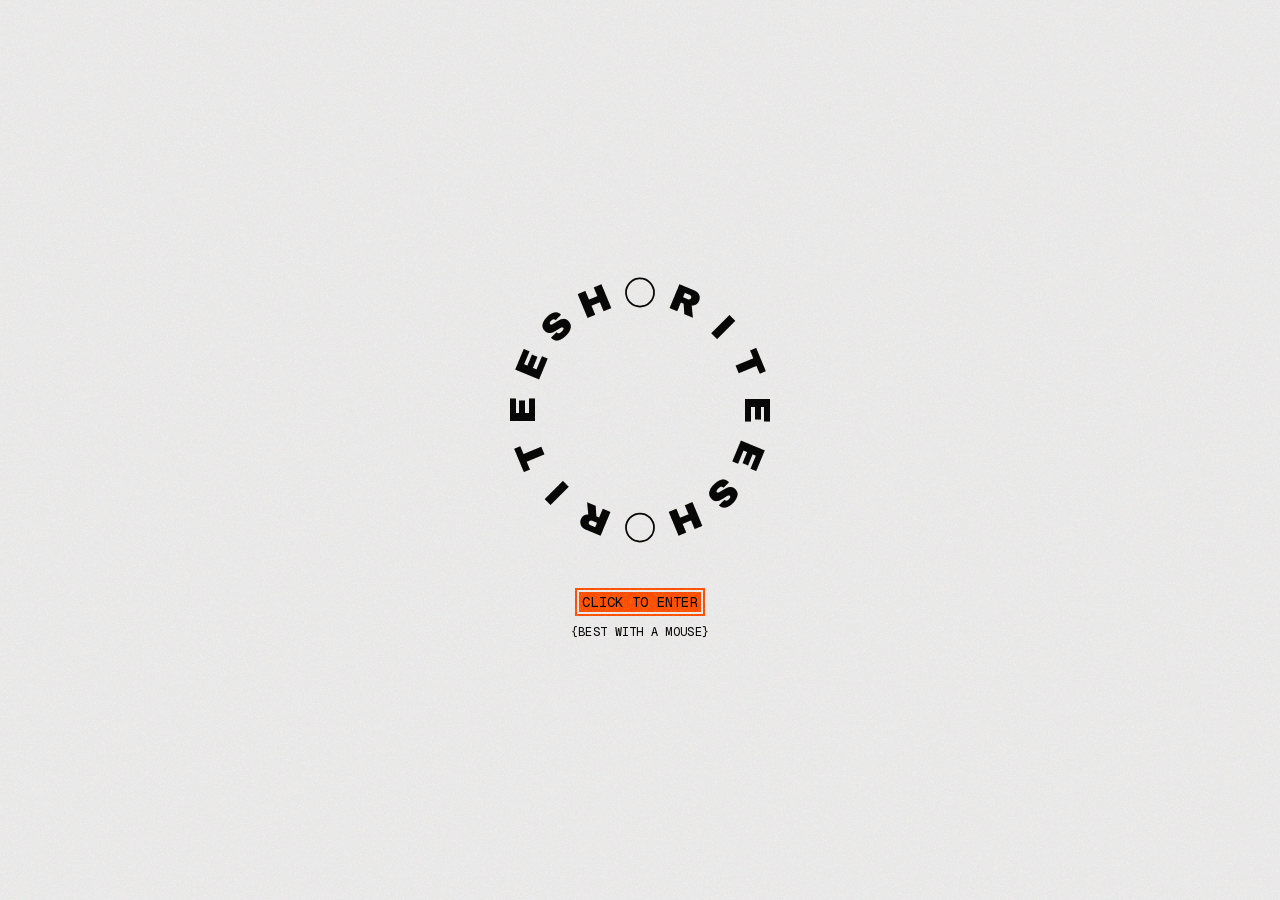
<file: 404/index.html>
<!DOCTYPE html><!--43F5_h7dYCyXOzy7yZbXa--><html lang="en"><head><meta charSet="utf-8"/><meta name="viewport" content="width=device-width, initial-scale=1"/><link rel="stylesheet" href="/_next/static/chunks/a9cc06f846c58216.css" data-precedence="next"/><link rel="stylesheet" href="/_next/static/chunks/f80a418465f2792e.css" data-precedence="next"/><link rel="preload" as="script" fetchPriority="low" href="/_next/static/chunks/f402a582c136d78f.js"/><script src="/_next/static/chunks/91adb7bdb9870c6a.js" async=""></script><script src="/_next/static/chunks/b7a3780483aba696.js" async=""></script><script src="/_next/static/chunks/3286a90db5baea98.js" async=""></script><script src="/_next/static/chunks/turbopack-1e8106f5658209a5.js" async=""></script><script src="/_next/static/chunks/7fb8e1210722aa96.js" async=""></script><script src="/_next/static/chunks/9efc8c238b36649e.js" async=""></script><script src="/_next/static/chunks/331bcca48c789d08.js" async=""></script><meta name="robots" content="noindex"/><meta name="next-size-adjust" content=""/><title>404: This page could not be found.</title><title>RITEESH THIRUVEEDHULA — AI ENGINEER</title><meta name="description" content="Riteesh Thiruveedhula, AI engineer in Hyderabad: ML pipelines, LLM systems and the interfaces on top."/><link rel="icon" href="/icon.png?icon.7b75e9c1.png" sizes="256x256" type="image/png"/><script>try{if(sessionStorage.getItem('rt-intro-seen'))document.documentElement.dataset.intro='done'}catch(e){}</script><script src="/_next/static/chunks/a6dad97d9634a72d.js" noModule=""></script></head><body class="geist_mono_8d43a2aa-module__8Li5zG__variable archivo_black_543ab441-module__92e_sG__variable rajdhani_635f1ec8-module__oWRXIG__variable orbitron_cd47e22e-module__xMtCMG__variable dm_sans_851d885b-module__2r4mZq__variable antialiased"><div hidden=""><!--$--><!--/$--></div><div class="intro fixed inset-0" style="z-index:var(--z-intro)"><div class="absolute inset-0 flex flex-col items-center justify-center gap-8 overflow-hidden bg-paper text-ink"><div class="w-[min(40vw,300px)]"><svg viewBox="0 0 1200 1200" role="img" aria-label="Riteesh" class="logo-spin block w-full"><circle cx="600" cy="130" r="56" fill="none" stroke="currentColor" stroke-width="7" transform="rotate(0 600 600)"></circle><text x="600" y="130" text-anchor="middle" dominant-baseline="central" font-family="var(--font-logo), Arial Black, sans-serif" font-size="150" fill="currentColor" transform="rotate(22.5 600 600)">R</text><text x="600" y="130" text-anchor="middle" dominant-baseline="central" font-family="var(--font-logo), Arial Black, sans-serif" font-size="150" fill="currentColor" transform="rotate(45 600 600)">I</text><text x="600" y="130" text-anchor="middle" dominant-baseline="central" font-family="var(--font-logo), Arial Black, sans-serif" font-size="150" fill="currentColor" transform="rotate(67.5 600 600)">T</text><text x="600" y="130" text-anchor="middle" dominant-baseline="central" font-family="var(--font-logo), Arial Black, sans-serif" font-size="150" fill="currentColor" transform="rotate(90 600 600)">E</text><text x="600" y="130" text-anchor="middle" dominant-baseline="central" font-family="var(--font-logo), Arial Black, sans-serif" font-size="150" fill="currentColor" transform="rotate(112.5 600 600)">E</text><text x="600" y="130" text-anchor="middle" dominant-baseline="central" font-family="var(--font-logo), Arial Black, sans-serif" font-size="150" fill="currentColor" transform="rotate(135 600 600)">S</text><text x="600" y="130" text-anchor="middle" dominant-baseline="central" font-family="var(--font-logo), Arial Black, sans-serif" font-size="150" fill="currentColor" transform="rotate(157.5 600 600)">H</text><circle cx="600" cy="130" r="56" fill="none" stroke="currentColor" stroke-width="7" transform="rotate(180 600 600)"></circle><text x="600" y="130" text-anchor="middle" dominant-baseline="central" font-family="var(--font-logo), Arial Black, sans-serif" font-size="150" fill="currentColor" transform="rotate(202.5 600 600)">R</text><text x="600" y="130" text-anchor="middle" dominant-baseline="central" font-family="var(--font-logo), Arial Black, sans-serif" font-size="150" fill="currentColor" transform="rotate(225 600 600)">I</text><text x="600" y="130" text-anchor="middle" dominant-baseline="central" font-family="var(--font-logo), Arial Black, sans-serif" font-size="150" fill="currentColor" transform="rotate(247.5 600 600)">T</text><text x="600" y="130" text-anchor="middle" dominant-baseline="central" font-family="var(--font-logo), Arial Black, sans-serif" font-size="150" fill="currentColor" transform="rotate(270 600 600)">E</text><text x="600" y="130" text-anchor="middle" dominant-baseline="central" font-family="var(--font-logo), Arial Black, sans-serif" font-size="150" fill="currentColor" transform="rotate(292.5 600 600)">E</text><text x="600" y="130" text-anchor="middle" dominant-baseline="central" font-family="var(--font-logo), Arial Black, sans-serif" font-size="150" fill="currentColor" transform="rotate(315 600 600)">S</text><text x="600" y="130" text-anchor="middle" dominant-baseline="central" font-family="var(--font-logo), Arial Black, sans-serif" font-size="150" fill="currentColor" transform="rotate(337.5 600 600)">H</text></svg></div><div class="flex flex-col items-center gap-3"><button type="button" autofocus="" data-scramble="true" class="hl cursor-pointer px-2 py-1 text-sm">CLICK TO ENTER</button><p class="text-xs">{BEST WITH A MOUSE}</p></div></div></div><div aria-hidden="true" class="fixed inset-0 bg-ink/60" style="z-index:var(--z-menu);opacity:0;visibility:hidden"></div><nav id="site-menu" aria-label="Menu" inert="" class="fixed inset-x-0 top-0 flex min-h-[48vh] flex-col justify-end gap-7 bg-ink px-[2.2vw] pb-[2.4vw] pt-32 text-[13px] font-medium leading-[1.45] text-paper" style="z-index:var(--z-menu);visibility:hidden"><div class="flex flex-wrap items-center gap-x-5 gap-y-2"><span class="w-32 md:w-[22vw]">{LINKS}</span><a data-scramble="true" class="px-1 hover:bg-accent hover:text-ink focus-visible:bg-accent focus-visible:text-ink" href="https://www.linkedin.com/in/riteesh2k6" target="_blank" rel="noopener">LKDN</a><a data-scramble="true" class="px-1 hover:bg-accent hover:text-ink focus-visible:bg-accent focus-visible:text-ink" href="https://github.com/Riteesh-2k6" target="_blank" rel="noopener">GH</a><a data-scramble="true" class="px-1 hover:bg-accent hover:text-ink focus-visible:bg-accent focus-visible:text-ink" href="mailto:riteesh.vnsp@gmail.com">MAIL</a></div><div class="flex flex-wrap items-end justify-between gap-4"><div class="flex items-center gap-x-5"><span class="w-32 md:w-[22vw]">{RESUME}</span><a data-scramble="true" class="px-1 hover:bg-accent hover:text-ink focus-visible:bg-accent focus-visible:text-ink" href="/resume.pdf" target="_blank" rel="noopener">VIEW PDF</a></div><button type="button" data-scramble="true" class="px-1 hover:bg-accent hover:text-ink focus-visible:bg-accent focus-visible:text-ink cursor-pointer">CONTACT</button></div></nav><header class="fixed inset-x-0 top-0 grid grid-cols-[1fr_auto] items-start px-[2.2vw] pt-[max(16px,1.6vw)] text-[11px] leading-[1.7] tracking-[0.2em] text-paper md:grid-cols-5" style="z-index:var(--z-header)"><a href="/" aria-label="Home" data-cursor-label="HOME" class="flex items-center gap-3 self-center"><svg viewBox="0 0 1200 1200" role="img" aria-label="Riteesh" aria-hidden="true" class="logo-spin block w-[max(44px,3.4vw)]"><circle cx="600" cy="130" r="56" fill="none" stroke="currentColor" stroke-width="7" transform="rotate(0 600 600)"></circle><text x="600" y="130" text-anchor="middle" dominant-baseline="central" font-family="var(--font-logo), Arial Black, sans-serif" font-size="150" fill="currentColor" transform="rotate(22.5 600 600)">R</text><text x="600" y="130" text-anchor="middle" dominant-baseline="central" font-family="var(--font-logo), Arial Black, sans-serif" font-size="150" fill="currentColor" transform="rotate(45 600 600)">I</text><text x="600" y="130" text-anchor="middle" dominant-baseline="central" font-family="var(--font-logo), Arial Black, sans-serif" font-size="150" fill="currentColor" transform="rotate(67.5 600 600)">T</text><text x="600" y="130" text-anchor="middle" dominant-baseline="central" font-family="var(--font-logo), Arial Black, sans-serif" font-size="150" fill="currentColor" transform="rotate(90 600 600)">E</text><text x="600" y="130" text-anchor="middle" dominant-baseline="central" font-family="var(--font-logo), Arial Black, sans-serif" font-size="150" fill="currentColor" transform="rotate(112.5 600 600)">E</text><text x="600" y="130" text-anchor="middle" dominant-baseline="central" font-family="var(--font-logo), Arial Black, sans-serif" font-size="150" fill="currentColor" transform="rotate(135 600 600)">S</text><text x="600" y="130" text-anchor="middle" dominant-baseline="central" font-family="var(--font-logo), Arial Black, sans-serif" font-size="150" fill="currentColor" transform="rotate(157.5 600 600)">H</text><circle cx="600" cy="130" r="56" fill="none" stroke="currentColor" stroke-width="7" transform="rotate(180 600 600)"></circle><text x="600" y="130" text-anchor="middle" dominant-baseline="central" font-family="var(--font-logo), Arial Black, sans-serif" font-size="150" fill="currentColor" transform="rotate(202.5 600 600)">R</text><text x="600" y="130" text-anchor="middle" dominant-baseline="central" font-family="var(--font-logo), Arial Black, sans-serif" font-size="150" fill="currentColor" transform="rotate(225 600 600)">I</text><text x="600" y="130" text-anchor="middle" dominant-baseline="central" font-family="var(--font-logo), Arial Black, sans-serif" font-size="150" fill="currentColor" transform="rotate(247.5 600 600)">T</text><text x="600" y="130" text-anchor="middle" dominant-baseline="central" font-family="var(--font-logo), Arial Black, sans-serif" font-size="150" fill="currentColor" transform="rotate(270 600 600)">E</text><text x="600" y="130" text-anchor="middle" dominant-baseline="central" font-family="var(--font-logo), Arial Black, sans-serif" font-size="150" fill="currentColor" transform="rotate(292.5 600 600)">E</text><text x="600" y="130" text-anchor="middle" dominant-baseline="central" font-family="var(--font-logo), Arial Black, sans-serif" font-size="150" fill="currentColor" transform="rotate(315 600 600)">S</text><text x="600" y="130" text-anchor="middle" dominant-baseline="central" font-family="var(--font-logo), Arial Black, sans-serif" font-size="150" fill="currentColor" transform="rotate(337.5 600 600)">H</text></svg><span class="[text-shadow:0_0_6px_#000,0_0_2px_#000] font-tech text-[15px] font-bold tracking-normal">RITEESH VNSP</span></a><p class="hidden self-center md:block"><span class="[text-shadow:0_0_6px_#000,0_0_2px_#000] text-paper/70">PORTFOLIO - <span class="text-paper">V2</span></span></p><div class="hidden gap-5 self-center md:flex"></div><p class="hidden text-paper/70 md:block"><span class="[text-shadow:0_0_6px_#000,0_0_2px_#000]">HYDERABAD, IN</span><br/><span class="[text-shadow:0_0_6px_#000,0_0_2px_#000]"> </span></p><div class="flex items-start justify-between gap-4"><p class="hidden text-paper/70 md:block"><span class="[text-shadow:0_0_6px_#000,0_0_2px_#000]">17°23&#x27;06.0&quot;N</span><br/><span class="[text-shadow:0_0_6px_#000,0_0_2px_#000]">78°29&#x27;12.0&quot;E</span></p><button type="button" aria-expanded="false" aria-controls="site-menu" class="relative cursor-pointer bg-surface px-[1.4em] py-[0.6em] font-tech text-[15px] font-bold tracking-normal text-paper"><span aria-hidden="true" class="absolute left-0 top-0 h-2 w-2 border-l-2 border-t-2 border-accent"></span><span aria-hidden="true" class="absolute bottom-0 right-0 h-2 w-2 border-b-2 border-r-2 border-accent"></span><span data-scramble="true">MENU</span></button></div></header><div style="font-family:system-ui,&quot;Segoe UI&quot;,Roboto,Helvetica,Arial,sans-serif,&quot;Apple Color Emoji&quot;,&quot;Segoe UI Emoji&quot;;height:100vh;text-align:center;display:flex;flex-direction:column;align-items:center;justify-content:center"><div><style>body{color:#000;background:#fff;margin:0}.next-error-h1{border-right:1px solid rgba(0,0,0,.3)}@media (prefers-color-scheme:dark){body{color:#fff;background:#000}.next-error-h1{border-right:1px solid rgba(255,255,255,.3)}}</style><h1 class="next-error-h1" style="display:inline-block;margin:0 20px 0 0;padding:0 23px 0 0;font-size:24px;font-weight:500;vertical-align:top;line-height:49px">404</h1><div style="display:inline-block"><h2 style="font-size:14px;font-weight:400;line-height:49px;margin:0">This page could not be found.</h2></div></div></div><!--$--><!--/$--><canvas aria-hidden="true" class="pointer-events-none fixed inset-0 h-screen w-screen" style="z-index:var(--z-transition)"></canvas><script src="/_next/static/chunks/f402a582c136d78f.js" id="_R_" async=""></script><script>(self.__next_f=self.__next_f||[]).push([0])</script><script>self.__next_f.push([1,"1:\"$Sreact.fragment\"\n2:I[65971,[\"/_next/static/chunks/7fb8e1210722aa96.js\",\"/_next/static/chunks/9efc8c238b36649e.js\"],\"default\"]\n3:I[34380,[\"/_next/static/chunks/7fb8e1210722aa96.js\",\"/_next/static/chunks/9efc8c238b36649e.js\"],\"default\"]\n4:I[57097,[\"/_next/static/chunks/7fb8e1210722aa96.js\",\"/_next/static/chunks/9efc8c238b36649e.js\"],\"default\"]\n5:I[84934,[\"/_next/static/chunks/7fb8e1210722aa96.js\",\"/_next/static/chunks/9efc8c238b36649e.js\"],\"TransitionProvider\"]\n6:I[40120,[\"/_next/static/chunks/7fb8e1210722aa96.js\",\"/_next/static/chunks/9efc8c238b36649e.js\"],\"default\"]\n7:I[47048,[\"/_next/static/chunks/7fb8e1210722aa96.js\",\"/_next/static/chunks/9efc8c238b36649e.js\"],\"default\"]\n8:I[39756,[\"/_next/static/chunks/331bcca48c789d08.js\"],\"default\"]\n9:I[37457,[\"/_next/static/chunks/331bcca48c789d08.js\"],\"default\"]\na:I[97367,[\"/_next/static/chunks/331bcca48c789d08.js\"],\"OutletBoundary\"]\nc:I[11533,[\"/_next/static/chunks/331bcca48c789d08.js\"],\"AsyncMetadataOutlet\"]\ne:I[97367,[\"/_next/static/chunks/331bcca48c789d08.js\"],\"ViewportBoundary\"]\n10:I[97367,[\"/_next/static/chunks/331bcca48c789d08.js\"],\"MetadataBoundary\"]\n11:\"$Sreact.suspense\"\n13:I[68027,[\"/_next/static/chunks/331bcca48c789d08.js\"],\"default\"]\n:HL[\"/_next/static/chunks/a9cc06f846c58216.css\",\"style\"]\n:HL[\"/_next/static/chunks/f80a418465f2792e.css\",\"style\"]\n"])</script><script>self.__next_f.push([1,"0:{\"P\":null,\"b\":\"43F5_h7dYCyXOzy7yZbXa\",\"p\":\"\",\"c\":[\"\",\"_not-found\",\"\"],\"i\":false,\"f\":[[[\"\",{\"children\":[\"/_not-found\",{\"children\":[\"__PAGE__\",{}]}]},\"$undefined\",\"$undefined\",true],[\"\",[\"$\",\"$1\",\"c\",{\"children\":[[[\"$\",\"link\",\"0\",{\"rel\":\"stylesheet\",\"href\":\"/_next/static/chunks/a9cc06f846c58216.css\",\"precedence\":\"next\",\"crossOrigin\":\"$undefined\",\"nonce\":\"$undefined\"}],[\"$\",\"link\",\"1\",{\"rel\":\"stylesheet\",\"href\":\"/_next/static/chunks/f80a418465f2792e.css\",\"precedence\":\"next\",\"crossOrigin\":\"$undefined\",\"nonce\":\"$undefined\"}],[\"$\",\"script\",\"script-0\",{\"src\":\"/_next/static/chunks/7fb8e1210722aa96.js\",\"async\":true,\"nonce\":\"$undefined\"}],[\"$\",\"script\",\"script-1\",{\"src\":\"/_next/static/chunks/9efc8c238b36649e.js\",\"async\":true,\"nonce\":\"$undefined\"}]],[\"$\",\"html\",null,{\"lang\":\"en\",\"suppressHydrationWarning\":true,\"children\":[[\"$\",\"head\",null,{\"children\":[\"$\",\"script\",null,{\"dangerouslySetInnerHTML\":{\"__html\":\"try{if(sessionStorage.getItem('rt-intro-seen'))document.documentElement.dataset.intro='done'}catch(e){}\"}}]}],[\"$\",\"body\",null,{\"className\":\"geist_mono_8d43a2aa-module__8Li5zG__variable archivo_black_543ab441-module__92e_sG__variable rajdhani_635f1ec8-module__oWRXIG__variable orbitron_cd47e22e-module__xMtCMG__variable dm_sans_851d885b-module__2r4mZq__variable antialiased\",\"children\":[[\"$\",\"$L2\",null,{}],[\"$\",\"$L3\",null,{}],[\"$\",\"$L4\",null,{\"targetSelector\":\"a, button, [role='button'], [data-cursor-label]\",\"matchRadius\":false}],[\"$\",\"$L5\",null,{\"children\":[[\"$\",\"$L6\",null,{}],[\"$\",\"$L7\",null,{}],[\"$\",\"$L8\",null,{\"parallelRouterKey\":\"children\",\"error\":\"$undefined\",\"errorStyles\":\"$undefined\",\"errorScripts\":\"$undefined\",\"template\":[\"$\",\"$L9\",null,{}],\"templateStyles\":\"$undefined\",\"templateScripts\":\"$undefined\",\"notFound\":[[[\"$\",\"title\",null,{\"children\":\"404: This page could not be found.\"}],[\"$\",\"div\",null,{\"style\":{\"fontFamily\":\"system-ui,\\\"Segoe UI\\\",Roboto,Helvetica,Arial,sans-serif,\\\"Apple Color Emoji\\\",\\\"Segoe UI Emoji\\\"\",\"height\":\"100vh\",\"textAlign\":\"center\",\"display\":\"flex\",\"flexDirection\":\"column\",\"alignItems\":\"center\",\"justifyContent\":\"center\"},\"children\":[\"$\",\"div\",null,{\"children\":[[\"$\",\"style\",null,{\"dangerouslySetInnerHTML\":{\"__html\":\"body{color:#000;background:#fff;margin:0}.next-error-h1{border-right:1px solid rgba(0,0,0,.3)}@media (prefers-color-scheme:dark){body{color:#fff;background:#000}.next-error-h1{border-right:1px solid rgba(255,255,255,.3)}}\"}}],[\"$\",\"h1\",null,{\"className\":\"next-error-h1\",\"style\":{\"display\":\"inline-block\",\"margin\":\"0 20px 0 0\",\"padding\":\"0 23px 0 0\",\"fontSize\":24,\"fontWeight\":500,\"verticalAlign\":\"top\",\"lineHeight\":\"49px\"},\"children\":404}],[\"$\",\"div\",null,{\"style\":{\"display\":\"inline-block\"},\"children\":[\"$\",\"h2\",null,{\"style\":{\"fontSize\":14,\"fontWeight\":400,\"lineHeight\":\"49px\",\"margin\":0},\"children\":\"This page could not be found.\"}]}]]}]}]],[]],\"forbidden\":\"$undefined\",\"unauthorized\":\"$undefined\"}]]}]]}]]}]]}],{\"children\":[\"/_not-found\",[\"$\",\"$1\",\"c\",{\"children\":[null,[\"$\",\"$L8\",null,{\"parallelRouterKey\":\"children\",\"error\":\"$undefined\",\"errorStyles\":\"$undefined\",\"errorScripts\":\"$undefined\",\"template\":[\"$\",\"$L9\",null,{}],\"templateStyles\":\"$undefined\",\"templateScripts\":\"$undefined\",\"notFound\":\"$undefined\",\"forbidden\":\"$undefined\",\"unauthorized\":\"$undefined\"}]]}],{\"children\":[\"__PAGE__\",[\"$\",\"$1\",\"c\",{\"children\":[[[\"$\",\"title\",null,{\"children\":\"404: This page could not be found.\"}],[\"$\",\"div\",null,{\"style\":\"$0:f:0:1:1:props:children:1:props:children:1:props:children:3:props:children:2:props:notFound:0:1:props:style\",\"children\":[\"$\",\"div\",null,{\"children\":[[\"$\",\"style\",null,{\"dangerouslySetInnerHTML\":{\"__html\":\"body{color:#000;background:#fff;margin:0}.next-error-h1{border-right:1px solid rgba(0,0,0,.3)}@media (prefers-color-scheme:dark){body{color:#fff;background:#000}.next-error-h1{border-right:1px solid rgba(255,255,255,.3)}}\"}}],[\"$\",\"h1\",null,{\"className\":\"next-error-h1\",\"style\":\"$0:f:0:1:1:props:children:1:props:children:1:props:children:3:props:children:2:props:notFound:0:1:props:children:props:children:1:props:style\",\"children\":404}],[\"$\",\"div\",null,{\"style\":\"$0:f:0:1:1:props:children:1:props:children:1:props:children:3:props:children:2:props:notFound:0:1:props:children:props:children:2:props:style\",\"children\":[\"$\",\"h2\",null,{\"style\":\"$0:f:0:1:1:props:children:1:props:children:1:props:children:3:props:children:2:props:notFound:0:1:props:children:props:children:2:props:children:props:style\",\"children\":\"This page could not be found.\"}]}]]}]}]],null,[\"$\",\"$La\",null,{\"children\":[\"$Lb\",[\"$\",\"$Lc\",null,{\"promise\":\"$@d\"}]]}]]}],{},null,false]},null,false]},null,false],[\"$\",\"$1\",\"h\",{\"children\":[[\"$\",\"meta\",null,{\"name\":\"robots\",\"content\":\"noindex\"}],[[\"$\",\"$Le\",null,{\"children\":\"$Lf\"}],[\"$\",\"meta\",null,{\"name\":\"next-size-adjust\",\"content\":\"\"}]],[\"$\",\"$L10\",null,{\"children\":[\"$\",\"div\",null,{\"hidden\":true,\"children\":[\"$\",\"$11\",null,{\"fallback\":null,\"children\":\"$L12\"}]}]}]]}],false]],\"m\":\"$undefined\",\"G\":[\"$13\",\"$undefined\"],\"s\":false,\"S\":true}\n"])</script><script>self.__next_f.push([1,"f:[[\"$\",\"meta\",\"0\",{\"charSet\":\"utf-8\"}],[\"$\",\"meta\",\"1\",{\"name\":\"viewport\",\"content\":\"width=device-width, initial-scale=1\"}]]\nb:null\n"])</script><script>self.__next_f.push([1,"14:I[27201,[\"/_next/static/chunks/331bcca48c789d08.js\"],\"IconMark\"]\nd:{\"metadata\":[[\"$\",\"title\",\"0\",{\"children\":\"RITEESH THIRUVEEDHULA — AI ENGINEER\"}],[\"$\",\"meta\",\"1\",{\"name\":\"description\",\"content\":\"Riteesh Thiruveedhula, AI engineer in Hyderabad: ML pipelines, LLM systems and the interfaces on top.\"}],[\"$\",\"link\",\"2\",{\"rel\":\"icon\",\"href\":\"/icon.png?icon.7b75e9c1.png\",\"sizes\":\"256x256\",\"type\":\"image/png\"}],[\"$\",\"$L14\",\"3\",{}]],\"error\":null,\"digest\":\"$undefined\"}\n"])</script><script>self.__next_f.push([1,"12:\"$d:metadata\"\n"])</script></body></html>
</file>
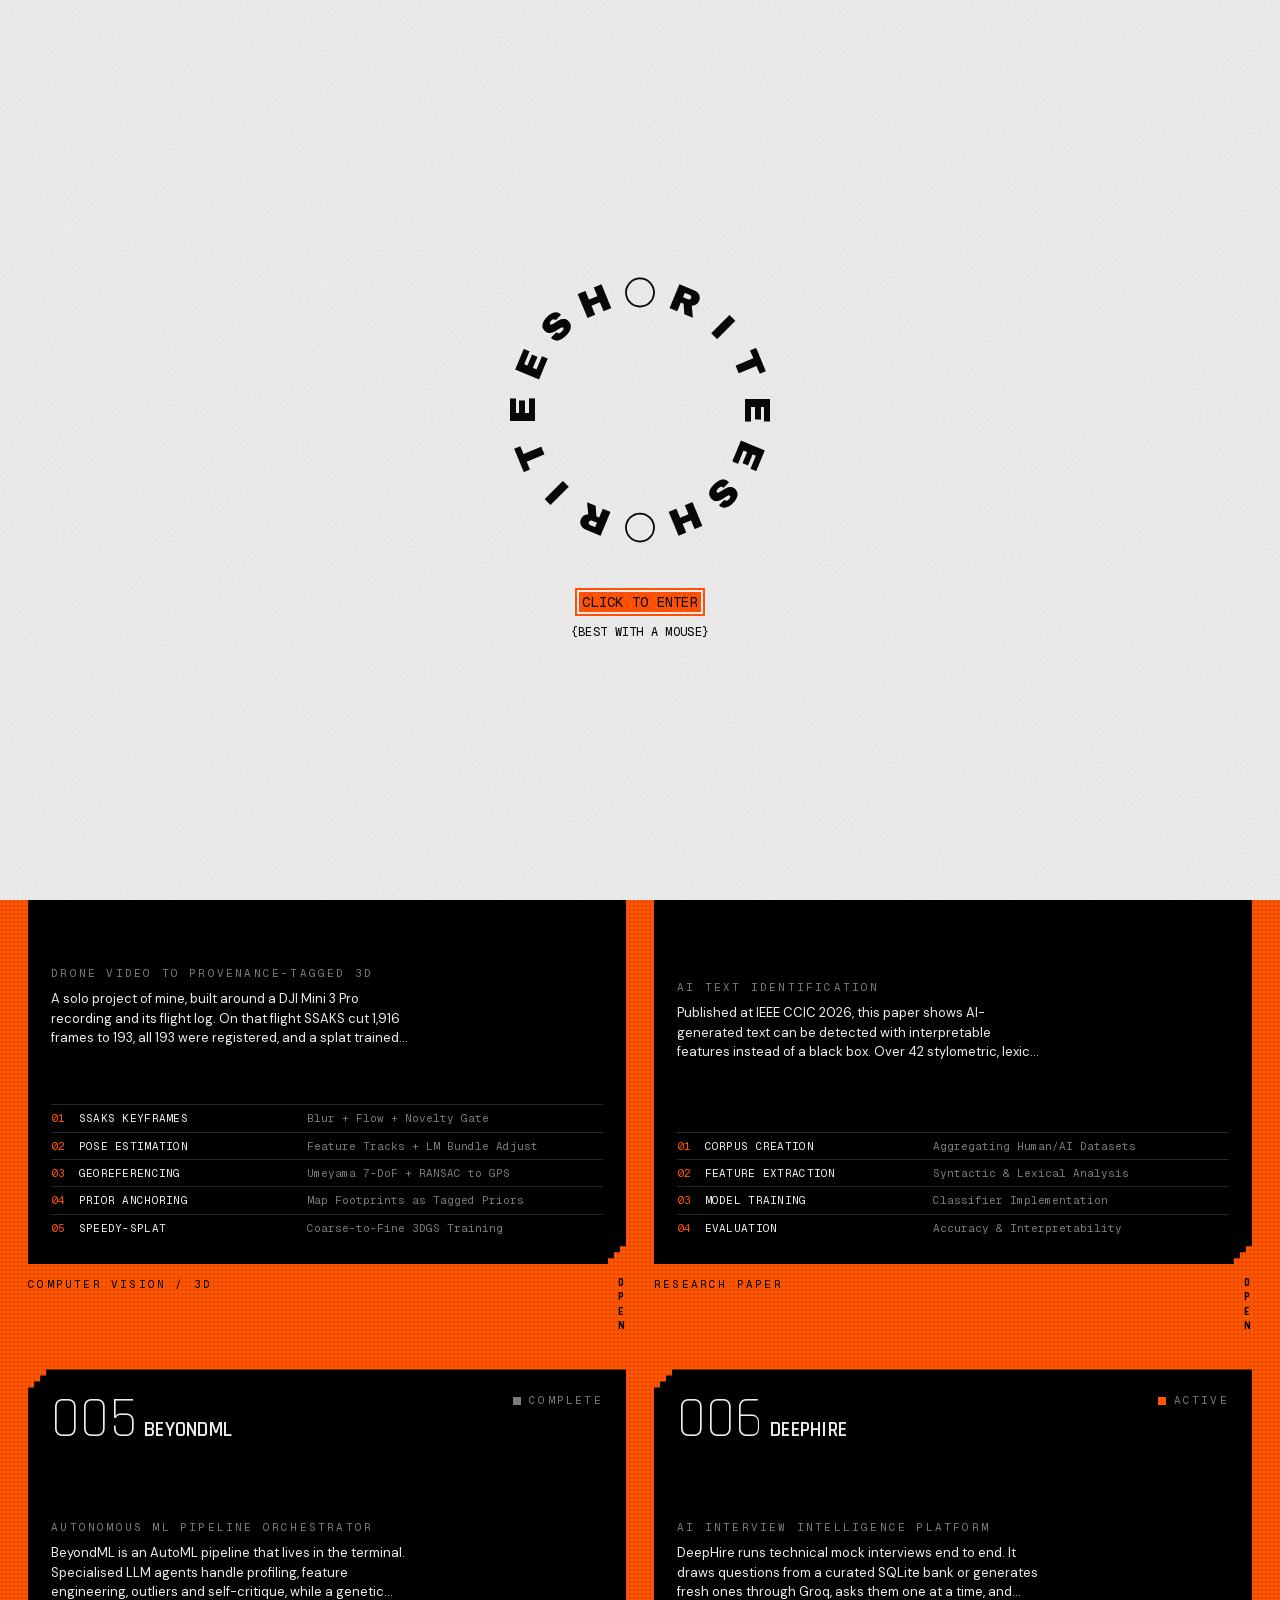
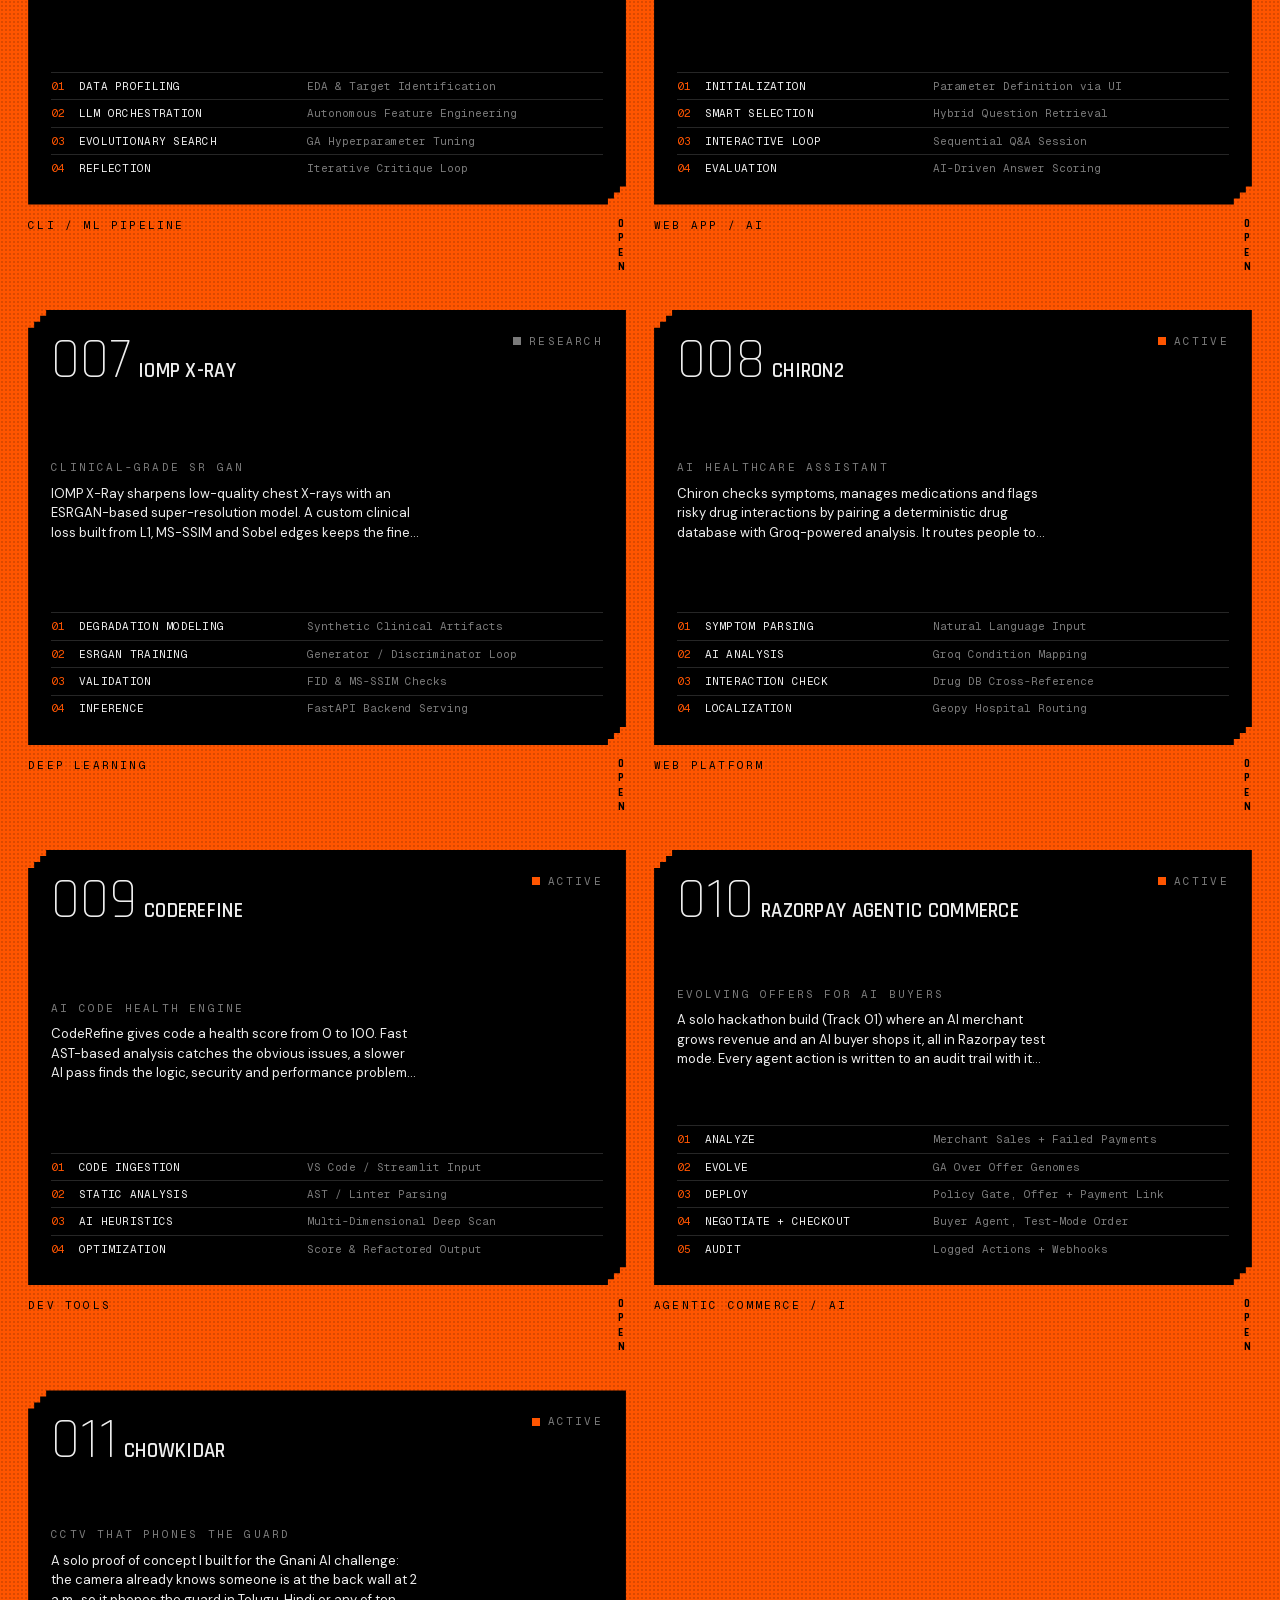
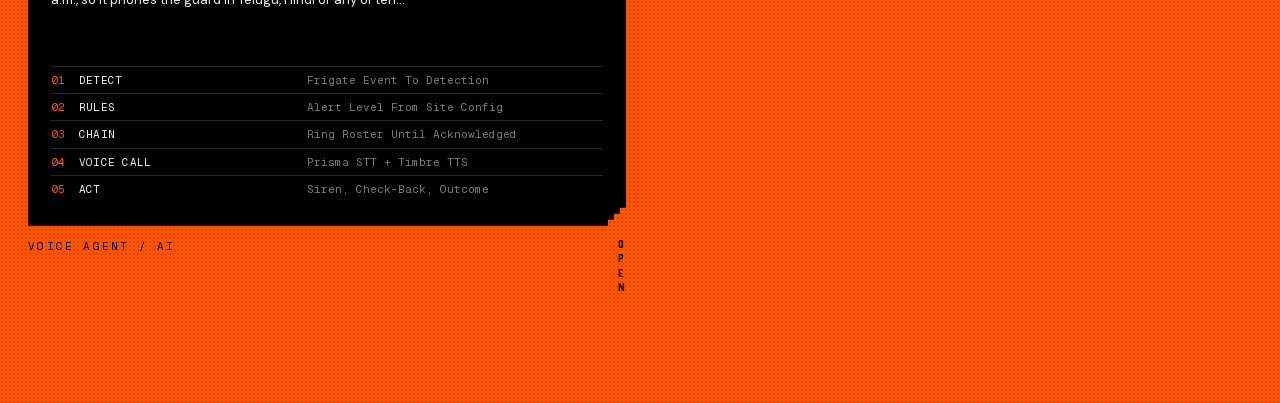
<file: projects/index.html>
<!DOCTYPE html><!--43F5_h7dYCyXOzy7yZbXa--><html lang="en"><head><meta charSet="utf-8"/><meta name="viewport" content="width=device-width, initial-scale=1"/><link rel="preload" href="/_next/static/media/3206eb66b875a5b3-s.p.e2b99870.woff2" as="font" crossorigin="" type="font/woff2"/><link rel="preload" href="/_next/static/media/5c285b27cdda1fe8-s.p.a62025f2.woff2" as="font" crossorigin="" type="font/woff2"/><link rel="preload" href="/_next/static/media/5e4d537aaa9e154b-s.p.01f07175.woff2" as="font" crossorigin="" type="font/woff2"/><link rel="preload" href="/_next/static/media/797e433ab948586e-s.p.29207c2f.woff2" as="font" crossorigin="" type="font/woff2"/><link rel="preload" href="/_next/static/media/9d8c99ccf2e734e7-s.p.b2ed600c.woff2" as="font" crossorigin="" type="font/woff2"/><link rel="preload" href="/_next/static/media/a079e02bba5bf7ab-s.p.7367eab7.woff2" as="font" crossorigin="" type="font/woff2"/><link rel="preload" href="/_next/static/media/a10c617c9026098c-s.p.ca7c307b.woff2" as="font" crossorigin="" type="font/woff2"/><link rel="preload" href="/_next/static/media/d23f31b94ad01e54-s.p.4b0b0c7e.woff2" as="font" crossorigin="" type="font/woff2"/><link rel="stylesheet" href="/_next/static/chunks/a9cc06f846c58216.css" data-precedence="next"/><link rel="stylesheet" href="/_next/static/chunks/f80a418465f2792e.css" data-precedence="next"/><link rel="preload" as="script" fetchPriority="low" href="/_next/static/chunks/f402a582c136d78f.js"/><script src="/_next/static/chunks/91adb7bdb9870c6a.js" async=""></script><script src="/_next/static/chunks/b7a3780483aba696.js" async=""></script><script src="/_next/static/chunks/3286a90db5baea98.js" async=""></script><script src="/_next/static/chunks/turbopack-1e8106f5658209a5.js" async=""></script><script src="/_next/static/chunks/7fb8e1210722aa96.js" async=""></script><script src="/_next/static/chunks/9efc8c238b36649e.js" async=""></script><script src="/_next/static/chunks/331bcca48c789d08.js" async=""></script><meta name="next-size-adjust" content=""/><title>PROJECTS — RITEESH THIRUVEEDHULA</title><meta name="description" content="Every project, built end to end, from the data to the interface."/><link rel="icon" href="/icon.png?icon.7b75e9c1.png" sizes="256x256" type="image/png"/><script>try{if(sessionStorage.getItem('rt-intro-seen'))document.documentElement.dataset.intro='done'}catch(e){}</script><script src="/_next/static/chunks/a6dad97d9634a72d.js" noModule=""></script></head><body class="geist_mono_8d43a2aa-module__8Li5zG__variable archivo_black_543ab441-module__92e_sG__variable rajdhani_635f1ec8-module__oWRXIG__variable orbitron_cd47e22e-module__xMtCMG__variable dm_sans_851d885b-module__2r4mZq__variable antialiased"><div hidden=""><!--$--><!--/$--></div><div class="intro fixed inset-0" style="z-index:var(--z-intro)"><div class="absolute inset-0 flex flex-col items-center justify-center gap-8 overflow-hidden bg-paper text-ink"><div class="w-[min(40vw,300px)]"><svg viewBox="0 0 1200 1200" role="img" aria-label="Riteesh" class="logo-spin block w-full"><circle cx="600" cy="130" r="56" fill="none" stroke="currentColor" stroke-width="7" transform="rotate(0 600 600)"></circle><text x="600" y="130" text-anchor="middle" dominant-baseline="central" font-family="var(--font-logo), Arial Black, sans-serif" font-size="150" fill="currentColor" transform="rotate(22.5 600 600)">R</text><text x="600" y="130" text-anchor="middle" dominant-baseline="central" font-family="var(--font-logo), Arial Black, sans-serif" font-size="150" fill="currentColor" transform="rotate(45 600 600)">I</text><text x="600" y="130" text-anchor="middle" dominant-baseline="central" font-family="var(--font-logo), Arial Black, sans-serif" font-size="150" fill="currentColor" transform="rotate(67.5 600 600)">T</text><text x="600" y="130" text-anchor="middle" dominant-baseline="central" font-family="var(--font-logo), Arial Black, sans-serif" font-size="150" fill="currentColor" transform="rotate(90 600 600)">E</text><text x="600" y="130" text-anchor="middle" dominant-baseline="central" font-family="var(--font-logo), Arial Black, sans-serif" font-size="150" fill="currentColor" transform="rotate(112.5 600 600)">E</text><text x="600" y="130" text-anchor="middle" dominant-baseline="central" font-family="var(--font-logo), Arial Black, sans-serif" font-size="150" fill="currentColor" transform="rotate(135 600 600)">S</text><text x="600" y="130" text-anchor="middle" dominant-baseline="central" font-family="var(--font-logo), Arial Black, sans-serif" font-size="150" fill="currentColor" transform="rotate(157.5 600 600)">H</text><circle cx="600" cy="130" r="56" fill="none" stroke="currentColor" stroke-width="7" transform="rotate(180 600 600)"></circle><text x="600" y="130" text-anchor="middle" dominant-baseline="central" font-family="var(--font-logo), Arial Black, sans-serif" font-size="150" fill="currentColor" transform="rotate(202.5 600 600)">R</text><text x="600" y="130" text-anchor="middle" dominant-baseline="central" font-family="var(--font-logo), Arial Black, sans-serif" font-size="150" fill="currentColor" transform="rotate(225 600 600)">I</text><text x="600" y="130" text-anchor="middle" dominant-baseline="central" font-family="var(--font-logo), Arial Black, sans-serif" font-size="150" fill="currentColor" transform="rotate(247.5 600 600)">T</text><text x="600" y="130" text-anchor="middle" dominant-baseline="central" font-family="var(--font-logo), Arial Black, sans-serif" font-size="150" fill="currentColor" transform="rotate(270 600 600)">E</text><text x="600" y="130" text-anchor="middle" dominant-baseline="central" font-family="var(--font-logo), Arial Black, sans-serif" font-size="150" fill="currentColor" transform="rotate(292.5 600 600)">E</text><text x="600" y="130" text-anchor="middle" dominant-baseline="central" font-family="var(--font-logo), Arial Black, sans-serif" font-size="150" fill="currentColor" transform="rotate(315 600 600)">S</text><text x="600" y="130" text-anchor="middle" dominant-baseline="central" font-family="var(--font-logo), Arial Black, sans-serif" font-size="150" fill="currentColor" transform="rotate(337.5 600 600)">H</text></svg></div><div class="flex flex-col items-center gap-3"><button type="button" autofocus="" data-scramble="true" class="hl cursor-pointer px-2 py-1 text-sm">CLICK TO ENTER</button><p class="text-xs">{BEST WITH A MOUSE}</p></div></div></div><div aria-hidden="true" class="fixed inset-0 bg-ink/60" style="z-index:var(--z-menu);opacity:0;visibility:hidden"></div><nav id="site-menu" aria-label="Menu" inert="" class="fixed inset-x-0 top-0 flex min-h-[48vh] flex-col justify-end gap-7 bg-ink px-[2.2vw] pb-[2.4vw] pt-32 text-[13px] font-medium leading-[1.45] text-paper" style="z-index:var(--z-menu);visibility:hidden"><div class="flex flex-wrap items-center gap-x-5 gap-y-2"><span class="w-32 md:w-[22vw]">{LINKS}</span><a data-scramble="true" class="px-1 hover:bg-accent hover:text-ink focus-visible:bg-accent focus-visible:text-ink" href="https://www.linkedin.com/in/riteesh2k6" target="_blank" rel="noopener">LKDN</a><a data-scramble="true" class="px-1 hover:bg-accent hover:text-ink focus-visible:bg-accent focus-visible:text-ink" href="https://github.com/Riteesh-2k6" target="_blank" rel="noopener">GH</a><a data-scramble="true" class="px-1 hover:bg-accent hover:text-ink focus-visible:bg-accent focus-visible:text-ink" href="mailto:riteesh.vnsp@gmail.com">MAIL</a></div><div class="flex flex-wrap items-end justify-between gap-4"><div class="flex items-center gap-x-5"><span class="w-32 md:w-[22vw]">{RESUME}</span><a data-scramble="true" class="px-1 hover:bg-accent hover:text-ink focus-visible:bg-accent focus-visible:text-ink" href="/resume.pdf" target="_blank" rel="noopener">VIEW PDF</a></div><button type="button" data-scramble="true" class="px-1 hover:bg-accent hover:text-ink focus-visible:bg-accent focus-visible:text-ink cursor-pointer">CONTACT</button></div></nav><header class="fixed inset-x-0 top-0 grid grid-cols-[1fr_auto] items-start px-[2.2vw] pt-[max(16px,1.6vw)] text-[11px] leading-[1.7] tracking-[0.2em] text-paper md:grid-cols-5" style="z-index:var(--z-header)"><a href="/" aria-label="Home" data-cursor-label="HOME" class="flex items-center gap-3 self-center"><svg viewBox="0 0 1200 1200" role="img" aria-label="Riteesh" aria-hidden="true" class="logo-spin block w-[max(44px,3.4vw)]"><circle cx="600" cy="130" r="56" fill="none" stroke="currentColor" stroke-width="7" transform="rotate(0 600 600)"></circle><text x="600" y="130" text-anchor="middle" dominant-baseline="central" font-family="var(--font-logo), Arial Black, sans-serif" font-size="150" fill="currentColor" transform="rotate(22.5 600 600)">R</text><text x="600" y="130" text-anchor="middle" dominant-baseline="central" font-family="var(--font-logo), Arial Black, sans-serif" font-size="150" fill="currentColor" transform="rotate(45 600 600)">I</text><text x="600" y="130" text-anchor="middle" dominant-baseline="central" font-family="var(--font-logo), Arial Black, sans-serif" font-size="150" fill="currentColor" transform="rotate(67.5 600 600)">T</text><text x="600" y="130" text-anchor="middle" dominant-baseline="central" font-family="var(--font-logo), Arial Black, sans-serif" font-size="150" fill="currentColor" transform="rotate(90 600 600)">E</text><text x="600" y="130" text-anchor="middle" dominant-baseline="central" font-family="var(--font-logo), Arial Black, sans-serif" font-size="150" fill="currentColor" transform="rotate(112.5 600 600)">E</text><text x="600" y="130" text-anchor="middle" dominant-baseline="central" font-family="var(--font-logo), Arial Black, sans-serif" font-size="150" fill="currentColor" transform="rotate(135 600 600)">S</text><text x="600" y="130" text-anchor="middle" dominant-baseline="central" font-family="var(--font-logo), Arial Black, sans-serif" font-size="150" fill="currentColor" transform="rotate(157.5 600 600)">H</text><circle cx="600" cy="130" r="56" fill="none" stroke="currentColor" stroke-width="7" transform="rotate(180 600 600)"></circle><text x="600" y="130" text-anchor="middle" dominant-baseline="central" font-family="var(--font-logo), Arial Black, sans-serif" font-size="150" fill="currentColor" transform="rotate(202.5 600 600)">R</text><text x="600" y="130" text-anchor="middle" dominant-baseline="central" font-family="var(--font-logo), Arial Black, sans-serif" font-size="150" fill="currentColor" transform="rotate(225 600 600)">I</text><text x="600" y="130" text-anchor="middle" dominant-baseline="central" font-family="var(--font-logo), Arial Black, sans-serif" font-size="150" fill="currentColor" transform="rotate(247.5 600 600)">T</text><text x="600" y="130" text-anchor="middle" dominant-baseline="central" font-family="var(--font-logo), Arial Black, sans-serif" font-size="150" fill="currentColor" transform="rotate(270 600 600)">E</text><text x="600" y="130" text-anchor="middle" dominant-baseline="central" font-family="var(--font-logo), Arial Black, sans-serif" font-size="150" fill="currentColor" transform="rotate(292.5 600 600)">E</text><text x="600" y="130" text-anchor="middle" dominant-baseline="central" font-family="var(--font-logo), Arial Black, sans-serif" font-size="150" fill="currentColor" transform="rotate(315 600 600)">S</text><text x="600" y="130" text-anchor="middle" dominant-baseline="central" font-family="var(--font-logo), Arial Black, sans-serif" font-size="150" fill="currentColor" transform="rotate(337.5 600 600)">H</text></svg><span class="[text-shadow:0_0_6px_#000,0_0_2px_#000] font-tech text-[15px] font-bold tracking-normal">RITEESH VNSP</span></a><p class="hidden self-center md:block"><span class="[text-shadow:0_0_6px_#000,0_0_2px_#000] text-paper/70">PORTFOLIO - <span class="text-paper">V2</span></span></p><div class="hidden gap-5 self-center md:flex"></div><p class="hidden text-paper/70 md:block"><span class="[text-shadow:0_0_6px_#000,0_0_2px_#000]">HYDERABAD, IN</span><br/><span class="[text-shadow:0_0_6px_#000,0_0_2px_#000]"> </span></p><div class="flex items-start justify-between gap-4"><p class="hidden text-paper/70 md:block"><span class="[text-shadow:0_0_6px_#000,0_0_2px_#000]">17°23&#x27;06.0&quot;N</span><br/><span class="[text-shadow:0_0_6px_#000,0_0_2px_#000]">78°29&#x27;12.0&quot;E</span></p><button type="button" aria-expanded="false" aria-controls="site-menu" class="relative cursor-pointer bg-surface px-[1.4em] py-[0.6em] font-tech text-[15px] font-bold tracking-normal text-paper"><span aria-hidden="true" class="absolute left-0 top-0 h-2 w-2 border-l-2 border-t-2 border-accent"></span><span aria-hidden="true" class="absolute bottom-0 right-0 h-2 w-2 border-b-2 border-r-2 border-accent"></span><span data-scramble="true">MENU</span></button></div></header><main class="dot-grid relative min-h-screen bg-accent px-[2.2vw] pb-[12vh] pt-[max(96px,15vh)] text-ink [--dot:rgb(0_0_0/0.14)]"><div aria-hidden="true" class="grid-lines pointer-events-none fixed inset-0 [--grid-line:rgb(0_0_0/0.12)]"></div><div class="relative"><div class="mb-[max(32px,5vh)]"><span class="notch inline-block bg-ink px-[0.9em] py-[0.35em] text-[11px] tracking-[0.25em] text-accent">11 PROJECTS</span><h1 class="mt-3 font-tech text-[clamp(32px,3.4vw,64px)] font-semibold leading-none">ALL PROJECTS</h1><p class="mt-2 font-body text-[clamp(14px,1vw,18px)] normal-case tracking-normal">Built end to end, from the data to the interface.</p></div><div class="grid grid-cols-1 gap-x-[2.2vw] gap-y-[max(28px,4vh)] md:grid-cols-2"><article><a href="/project/w-sentry/" data-cursor-label="OPEN" class="group pixel-corners flex aspect-[4/3] flex-col justify-between bg-ink p-[clamp(16px,1.8vw,32px)] text-paper md:aspect-[467/340]"><div class="flex items-start justify-between gap-4"><div class="flex min-w-0 items-baseline gap-[0.5em]"><span class="font-tech text-[clamp(40px,4.4vw,84px)] font-light leading-none transition-colors group-hover:text-accent">001</span><h3 class="truncate font-tech text-[clamp(18px,1.6vw,30px)] font-semibold leading-none">W-SENTRY</h3></div><span class="flex shrink-0 items-center gap-2 text-[11px] tracking-[0.2em] text-dim"><span class="inline-block h-2 w-2 bg-dim"></span>RESEARCH</span></div><div class="my-[1em] max-w-[46ch] max-sm:hidden"><p class="text-[11px] tracking-[0.2em] text-dim">CROSS-DOMAIN WIRELESS INTRUSION DETECTION</p><p class="mt-2 line-clamp-3 font-body text-[clamp(13px,0.95vw,16px)] normal-case leading-[1.5] tracking-normal">A four-person major project that I led. A Random Forest that scores 99.6% on its own wireless dataset falls to 0.18% on another; W-SENTRY&#x27;s hybrid model lifts WSN-to-Edge transfer from 11.9% to 80.7%, and a single DANN reaches 96.5% and 96.3% on two datasets at once with no fine-tuning.</p></div><ol class="text-[clamp(11px,0.85vw,14px)] leading-[1.5]"><li class="grid grid-cols-[2.5em_1fr] border-t border-line py-[0.45em] max-sm:[&amp;&gt;span:last-child]:hidden sm:grid-cols-[2.5em_minmax(0,1fr)_minmax(0,1.3fr)]"><span class="text-accent">01</span><span>TWO-TRACK LOADING</span><span class="truncate text-dim normal-case tracking-normal">Native + Behavioral Features</span></li><li class="grid grid-cols-[2.5em_1fr] border-t border-line py-[0.45em] max-sm:[&amp;&gt;span:last-child]:hidden sm:grid-cols-[2.5em_minmax(0,1fr)_minmax(0,1.3fr)]"><span class="text-accent">02</span><span>LOG NORMALIZATION</span><span class="truncate text-dim normal-case tracking-normal">Taming Billion-Range Fields</span></li><li class="grid grid-cols-[2.5em_1fr] border-t border-line py-[0.45em] max-sm:[&amp;&gt;span:last-child]:hidden sm:grid-cols-[2.5em_minmax(0,1fr)_minmax(0,1.3fr)]"><span class="text-accent">03</span><span>BASELINE MATRIX</span><span class="truncate text-dim normal-case tracking-normal">RF / XGBoost 3x3 Transfer</span></li><li class="grid grid-cols-[2.5em_1fr] border-t border-line py-[0.45em] max-sm:[&amp;&gt;span:last-child]:hidden sm:grid-cols-[2.5em_minmax(0,1fr)_minmax(0,1.3fr)]"><span class="text-accent">04</span><span>HYBRID + DANN</span><span class="truncate text-dim normal-case tracking-normal">Adversarial Deep Training</span></li><li class="grid grid-cols-[2.5em_1fr] border-t border-line py-[0.45em] max-sm:[&amp;&gt;span:last-child]:hidden sm:grid-cols-[2.5em_minmax(0,1fr)_minmax(0,1.3fr)]"><span class="text-accent">05</span><span>CALIBRATION</span><span class="truncate text-dim normal-case tracking-normal">Temperature Scaling + ECE</span></li></ol></a><div class="mt-3 flex items-start justify-between gap-4"><p class="text-[11px] tracking-[0.2em]">DEEP LEARNING / IDS</p><span aria-hidden="true" class="font-tech text-[11px] font-bold leading-none [text-orientation:upright] [writing-mode:vertical-rl]">OPEN</span></div></article><article><a href="/project/the-fifth-teammate/" data-cursor-label="OPEN" class="group pixel-corners flex aspect-[4/3] flex-col justify-between bg-ink p-[clamp(16px,1.8vw,32px)] text-paper md:aspect-[467/340]"><div class="flex items-start justify-between gap-4"><div class="flex min-w-0 items-baseline gap-[0.5em]"><span class="font-tech text-[clamp(40px,4.4vw,84px)] font-light leading-none transition-colors group-hover:text-accent">002</span><h3 class="truncate font-tech text-[clamp(18px,1.6vw,30px)] font-semibold leading-none">THE FIFTH TEAMMATE</h3></div><span class="flex shrink-0 items-center gap-2 text-[11px] tracking-[0.2em] text-dim"><span class="inline-block h-2 w-2 bg-dim"></span>COMPLETE</span></div><div class="my-[1em] max-w-[46ch] max-sm:hidden"><p class="text-[11px] tracking-[0.2em] text-dim">AMBIENT VOICE AI FOR TEAMS</p><p class="mt-2 line-clamp-3 font-body text-[clamp(13px,0.95vw,16px)] normal-case leading-[1.5] tracking-normal">I built The Fifth Teammate for a hackathon track: it listens to a team brainstorm, flags conflicting technical choices out loud, then splits the agreed plan into per-laptop starter code. It runs fully offline on a local rule engine and switches to Gemini when an API key is present, so a venue Wi-Fi drop does not break the demo.</p></div><ol class="text-[clamp(11px,0.85vw,14px)] leading-[1.5]"><li class="grid grid-cols-[2.5em_1fr] border-t border-line py-[0.45em] max-sm:[&amp;&gt;span:last-child]:hidden sm:grid-cols-[2.5em_minmax(0,1fr)_minmax(0,1.3fr)]"><span class="text-accent">01</span><span>AMBIENT CAPTURE</span><span class="truncate text-dim normal-case tracking-normal">Phone Mic To WebSocket</span></li><li class="grid grid-cols-[2.5em_1fr] border-t border-line py-[0.45em] max-sm:[&amp;&gt;span:last-child]:hidden sm:grid-cols-[2.5em_minmax(0,1fr)_minmax(0,1.3fr)]"><span class="text-accent">02</span><span>INTERVENTION GATE</span><span class="truncate text-dim normal-case tracking-normal">Speak Only On Conflict</span></li><li class="grid grid-cols-[2.5em_1fr] border-t border-line py-[0.45em] max-sm:[&amp;&gt;span:last-child]:hidden sm:grid-cols-[2.5em_minmax(0,1fr)_minmax(0,1.3fr)]"><span class="text-accent">03</span><span>SHARED BOARD</span><span class="truncate text-dim normal-case tracking-normal">Decisions, Constraints, Tasks</span></li><li class="grid grid-cols-[2.5em_1fr] border-t border-line py-[0.45em] max-sm:[&amp;&gt;span:last-child]:hidden sm:grid-cols-[2.5em_minmax(0,1fr)_minmax(0,1.3fr)]"><span class="text-accent">04</span><span>ORCHESTRATION</span><span class="truncate text-dim normal-case tracking-normal">One Task Per Laptop</span></li><li class="grid grid-cols-[2.5em_1fr] border-t border-line py-[0.45em] max-sm:[&amp;&gt;span:last-child]:hidden sm:grid-cols-[2.5em_minmax(0,1fr)_minmax(0,1.3fr)]"><span class="text-accent">05</span><span>LOCAL BUILD</span><span class="truncate text-dim normal-case tracking-normal">Starter Code To Disk</span></li></ol></a><div class="mt-3 flex items-start justify-between gap-4"><p class="text-[11px] tracking-[0.2em]">WEB APP / VOICE AI</p><span aria-hidden="true" class="font-tech text-[11px] font-bold leading-none [text-orientation:upright] [writing-mode:vertical-rl]">OPEN</span></div></article><article><a href="/project/geoprior/" data-cursor-label="OPEN" class="group pixel-corners flex aspect-[4/3] flex-col justify-between bg-ink p-[clamp(16px,1.8vw,32px)] text-paper md:aspect-[467/340]"><div class="flex items-start justify-between gap-4"><div class="flex min-w-0 items-baseline gap-[0.5em]"><span class="font-tech text-[clamp(40px,4.4vw,84px)] font-light leading-none transition-colors group-hover:text-accent">003</span><h3 class="truncate font-tech text-[clamp(18px,1.6vw,30px)] font-semibold leading-none">GEOPRIOR</h3></div><span class="flex shrink-0 items-center gap-2 text-[11px] tracking-[0.2em] text-dim"><span class="inline-block h-2 w-2 bg-accent"></span>ACTIVE</span></div><div class="my-[1em] max-w-[46ch] max-sm:hidden"><p class="text-[11px] tracking-[0.2em] text-dim">DRONE VIDEO TO PROVENANCE-TAGGED 3D</p><p class="mt-2 line-clamp-3 font-body text-[clamp(13px,0.95vw,16px)] normal-case leading-[1.5] tracking-normal">A solo project of mine, built around a DJI Mini 3 Pro recording and its flight log. On that flight SSAKS cut 1,916 frames to 193, all 193 were registered, and a splat trained within a 3.7 GB VRAM peak. It is an early-stage pipeline: the Gaussian stage is working and measured, while the mesh extraction stage is still design only.</p></div><ol class="text-[clamp(11px,0.85vw,14px)] leading-[1.5]"><li class="grid grid-cols-[2.5em_1fr] border-t border-line py-[0.45em] max-sm:[&amp;&gt;span:last-child]:hidden sm:grid-cols-[2.5em_minmax(0,1fr)_minmax(0,1.3fr)]"><span class="text-accent">01</span><span>SSAKS KEYFRAMES</span><span class="truncate text-dim normal-case tracking-normal">Blur + Flow + Novelty Gate</span></li><li class="grid grid-cols-[2.5em_1fr] border-t border-line py-[0.45em] max-sm:[&amp;&gt;span:last-child]:hidden sm:grid-cols-[2.5em_minmax(0,1fr)_minmax(0,1.3fr)]"><span class="text-accent">02</span><span>POSE ESTIMATION</span><span class="truncate text-dim normal-case tracking-normal">Feature Tracks + LM Bundle Adjust</span></li><li class="grid grid-cols-[2.5em_1fr] border-t border-line py-[0.45em] max-sm:[&amp;&gt;span:last-child]:hidden sm:grid-cols-[2.5em_minmax(0,1fr)_minmax(0,1.3fr)]"><span class="text-accent">03</span><span>GEOREFERENCING</span><span class="truncate text-dim normal-case tracking-normal">Umeyama 7-DoF + RANSAC to GPS</span></li><li class="grid grid-cols-[2.5em_1fr] border-t border-line py-[0.45em] max-sm:[&amp;&gt;span:last-child]:hidden sm:grid-cols-[2.5em_minmax(0,1fr)_minmax(0,1.3fr)]"><span class="text-accent">04</span><span>PRIOR ANCHORING</span><span class="truncate text-dim normal-case tracking-normal">Map Footprints as Tagged Priors</span></li><li class="grid grid-cols-[2.5em_1fr] border-t border-line py-[0.45em] max-sm:[&amp;&gt;span:last-child]:hidden sm:grid-cols-[2.5em_minmax(0,1fr)_minmax(0,1.3fr)]"><span class="text-accent">05</span><span>SPEEDY-SPLAT</span><span class="truncate text-dim normal-case tracking-normal">Coarse-to-Fine 3DGS Training</span></li></ol></a><div class="mt-3 flex items-start justify-between gap-4"><p class="text-[11px] tracking-[0.2em]">COMPUTER VISION / 3D</p><span aria-hidden="true" class="font-tech text-[11px] font-bold leading-none [text-orientation:upright] [writing-mode:vertical-rl]">OPEN</span></div></article><article><a href="/project/research-paper/" data-cursor-label="OPEN" class="group pixel-corners flex aspect-[4/3] flex-col justify-between bg-ink p-[clamp(16px,1.8vw,32px)] text-paper md:aspect-[467/340]"><div class="flex items-start justify-between gap-4"><div class="flex min-w-0 items-baseline gap-[0.5em]"><span class="font-tech text-[clamp(40px,4.4vw,84px)] font-light leading-none transition-colors group-hover:text-accent">004</span><h3 class="truncate font-tech text-[clamp(18px,1.6vw,30px)] font-semibold leading-none">RESEARCH</h3></div><span class="flex shrink-0 items-center gap-2 text-[11px] tracking-[0.2em] text-dim"><span class="inline-block h-2 w-2 bg-dim"></span>PUBLISHED</span></div><div class="my-[1em] max-w-[46ch] max-sm:hidden"><p class="text-[11px] tracking-[0.2em] text-dim">AI TEXT IDENTIFICATION</p><p class="mt-2 line-clamp-3 font-body text-[clamp(13px,0.95vw,16px)] normal-case leading-[1.5] tracking-normal">Published at IEEE CCIC 2026, this paper shows AI-generated text can be detected with interpretable features instead of a black box. Over 42 stylometric, lexical and syntactic features reach 94.8% detection accuracy and hold up across several LLM families.</p></div><ol class="text-[clamp(11px,0.85vw,14px)] leading-[1.5]"><li class="grid grid-cols-[2.5em_1fr] border-t border-line py-[0.45em] max-sm:[&amp;&gt;span:last-child]:hidden sm:grid-cols-[2.5em_minmax(0,1fr)_minmax(0,1.3fr)]"><span class="text-accent">01</span><span>CORPUS CREATION</span><span class="truncate text-dim normal-case tracking-normal">Aggregating Human/AI Datasets</span></li><li class="grid grid-cols-[2.5em_1fr] border-t border-line py-[0.45em] max-sm:[&amp;&gt;span:last-child]:hidden sm:grid-cols-[2.5em_minmax(0,1fr)_minmax(0,1.3fr)]"><span class="text-accent">02</span><span>FEATURE EXTRACTION</span><span class="truncate text-dim normal-case tracking-normal">Syntactic &amp; Lexical Analysis</span></li><li class="grid grid-cols-[2.5em_1fr] border-t border-line py-[0.45em] max-sm:[&amp;&gt;span:last-child]:hidden sm:grid-cols-[2.5em_minmax(0,1fr)_minmax(0,1.3fr)]"><span class="text-accent">03</span><span>MODEL TRAINING</span><span class="truncate text-dim normal-case tracking-normal">Classifier Implementation</span></li><li class="grid grid-cols-[2.5em_1fr] border-t border-line py-[0.45em] max-sm:[&amp;&gt;span:last-child]:hidden sm:grid-cols-[2.5em_minmax(0,1fr)_minmax(0,1.3fr)]"><span class="text-accent">04</span><span>EVALUATION</span><span class="truncate text-dim normal-case tracking-normal">Accuracy &amp; Interpretability</span></li></ol></a><div class="mt-3 flex items-start justify-between gap-4"><p class="text-[11px] tracking-[0.2em]">RESEARCH PAPER</p><span aria-hidden="true" class="font-tech text-[11px] font-bold leading-none [text-orientation:upright] [writing-mode:vertical-rl]">OPEN</span></div></article><article><a href="/project/beyondml/" data-cursor-label="OPEN" class="group pixel-corners flex aspect-[4/3] flex-col justify-between bg-ink p-[clamp(16px,1.8vw,32px)] text-paper md:aspect-[467/340]"><div class="flex items-start justify-between gap-4"><div class="flex min-w-0 items-baseline gap-[0.5em]"><span class="font-tech text-[clamp(40px,4.4vw,84px)] font-light leading-none transition-colors group-hover:text-accent">005</span><h3 class="truncate font-tech text-[clamp(18px,1.6vw,30px)] font-semibold leading-none">BEYONDML</h3></div><span class="flex shrink-0 items-center gap-2 text-[11px] tracking-[0.2em] text-dim"><span class="inline-block h-2 w-2 bg-dim"></span>COMPLETE</span></div><div class="my-[1em] max-w-[46ch] max-sm:hidden"><p class="text-[11px] tracking-[0.2em] text-dim">AUTONOMOUS ML PIPELINE ORCHESTRATOR</p><p class="mt-2 line-clamp-3 font-body text-[clamp(13px,0.95vw,16px)] normal-case leading-[1.5] tracking-normal">BeyondML is an AutoML pipeline that lives in the terminal. Specialised LLM agents handle profiling, feature engineering, outliers and self-critique, while a genetic algorithm tunes hyperparameters with exact numbers instead of guesses. Every step is visible in a Textual interface.</p></div><ol class="text-[clamp(11px,0.85vw,14px)] leading-[1.5]"><li class="grid grid-cols-[2.5em_1fr] border-t border-line py-[0.45em] max-sm:[&amp;&gt;span:last-child]:hidden sm:grid-cols-[2.5em_minmax(0,1fr)_minmax(0,1.3fr)]"><span class="text-accent">01</span><span>DATA PROFILING</span><span class="truncate text-dim normal-case tracking-normal">EDA &amp; Target Identification</span></li><li class="grid grid-cols-[2.5em_1fr] border-t border-line py-[0.45em] max-sm:[&amp;&gt;span:last-child]:hidden sm:grid-cols-[2.5em_minmax(0,1fr)_minmax(0,1.3fr)]"><span class="text-accent">02</span><span>LLM ORCHESTRATION</span><span class="truncate text-dim normal-case tracking-normal">Autonomous Feature Engineering</span></li><li class="grid grid-cols-[2.5em_1fr] border-t border-line py-[0.45em] max-sm:[&amp;&gt;span:last-child]:hidden sm:grid-cols-[2.5em_minmax(0,1fr)_minmax(0,1.3fr)]"><span class="text-accent">03</span><span>EVOLUTIONARY SEARCH</span><span class="truncate text-dim normal-case tracking-normal">GA Hyperparameter Tuning</span></li><li class="grid grid-cols-[2.5em_1fr] border-t border-line py-[0.45em] max-sm:[&amp;&gt;span:last-child]:hidden sm:grid-cols-[2.5em_minmax(0,1fr)_minmax(0,1.3fr)]"><span class="text-accent">04</span><span>REFLECTION</span><span class="truncate text-dim normal-case tracking-normal">Iterative Critique Loop</span></li></ol></a><div class="mt-3 flex items-start justify-between gap-4"><p class="text-[11px] tracking-[0.2em]">CLI / ML PIPELINE</p><span aria-hidden="true" class="font-tech text-[11px] font-bold leading-none [text-orientation:upright] [writing-mode:vertical-rl]">OPEN</span></div></article><article><a href="/project/deephire/" data-cursor-label="OPEN" class="group pixel-corners flex aspect-[4/3] flex-col justify-between bg-ink p-[clamp(16px,1.8vw,32px)] text-paper md:aspect-[467/340]"><div class="flex items-start justify-between gap-4"><div class="flex min-w-0 items-baseline gap-[0.5em]"><span class="font-tech text-[clamp(40px,4.4vw,84px)] font-light leading-none transition-colors group-hover:text-accent">006</span><h3 class="truncate font-tech text-[clamp(18px,1.6vw,30px)] font-semibold leading-none">DEEPHIRE</h3></div><span class="flex shrink-0 items-center gap-2 text-[11px] tracking-[0.2em] text-dim"><span class="inline-block h-2 w-2 bg-accent"></span>ACTIVE</span></div><div class="my-[1em] max-w-[46ch] max-sm:hidden"><p class="text-[11px] tracking-[0.2em] text-dim">AI INTERVIEW INTELLIGENCE PLATFORM</p><p class="mt-2 line-clamp-3 font-body text-[clamp(13px,0.95vw,16px)] normal-case leading-[1.5] tracking-normal">DeepHire runs technical mock interviews end to end. It draws questions from a curated SQLite bank or generates fresh ones through Groq, asks them one at a time, and scores every answer with an LLM in about a second. When the API fails, the interview keeps going.</p></div><ol class="text-[clamp(11px,0.85vw,14px)] leading-[1.5]"><li class="grid grid-cols-[2.5em_1fr] border-t border-line py-[0.45em] max-sm:[&amp;&gt;span:last-child]:hidden sm:grid-cols-[2.5em_minmax(0,1fr)_minmax(0,1.3fr)]"><span class="text-accent">01</span><span>INITIALIZATION</span><span class="truncate text-dim normal-case tracking-normal">Parameter Definition via UI</span></li><li class="grid grid-cols-[2.5em_1fr] border-t border-line py-[0.45em] max-sm:[&amp;&gt;span:last-child]:hidden sm:grid-cols-[2.5em_minmax(0,1fr)_minmax(0,1.3fr)]"><span class="text-accent">02</span><span>SMART SELECTION</span><span class="truncate text-dim normal-case tracking-normal">Hybrid Question Retrieval</span></li><li class="grid grid-cols-[2.5em_1fr] border-t border-line py-[0.45em] max-sm:[&amp;&gt;span:last-child]:hidden sm:grid-cols-[2.5em_minmax(0,1fr)_minmax(0,1.3fr)]"><span class="text-accent">03</span><span>INTERACTIVE LOOP</span><span class="truncate text-dim normal-case tracking-normal">Sequential Q&amp;A Session</span></li><li class="grid grid-cols-[2.5em_1fr] border-t border-line py-[0.45em] max-sm:[&amp;&gt;span:last-child]:hidden sm:grid-cols-[2.5em_minmax(0,1fr)_minmax(0,1.3fr)]"><span class="text-accent">04</span><span>EVALUATION</span><span class="truncate text-dim normal-case tracking-normal">AI-Driven Answer Scoring</span></li></ol></a><div class="mt-3 flex items-start justify-between gap-4"><p class="text-[11px] tracking-[0.2em]">WEB APP / AI</p><span aria-hidden="true" class="font-tech text-[11px] font-bold leading-none [text-orientation:upright] [writing-mode:vertical-rl]">OPEN</span></div></article><article><a href="/project/iomp-xray/" data-cursor-label="OPEN" class="group pixel-corners flex aspect-[4/3] flex-col justify-between bg-ink p-[clamp(16px,1.8vw,32px)] text-paper md:aspect-[467/340]"><div class="flex items-start justify-between gap-4"><div class="flex min-w-0 items-baseline gap-[0.5em]"><span class="font-tech text-[clamp(40px,4.4vw,84px)] font-light leading-none transition-colors group-hover:text-accent">007</span><h3 class="truncate font-tech text-[clamp(18px,1.6vw,30px)] font-semibold leading-none">IOMP X-RAY</h3></div><span class="flex shrink-0 items-center gap-2 text-[11px] tracking-[0.2em] text-dim"><span class="inline-block h-2 w-2 bg-dim"></span>RESEARCH</span></div><div class="my-[1em] max-w-[46ch] max-sm:hidden"><p class="text-[11px] tracking-[0.2em] text-dim">CLINICAL-GRADE SR GAN</p><p class="mt-2 line-clamp-3 font-body text-[clamp(13px,0.95vw,16px)] normal-case leading-[1.5] tracking-normal">IOMP X-Ray sharpens low-quality chest X-rays with an ESRGAN-based super-resolution model. A custom clinical loss built from L1, MS-SSIM and Sobel edges keeps the fine structure clinicians read, and a FastAPI and React dashboard shows every scan before and after.</p></div><ol class="text-[clamp(11px,0.85vw,14px)] leading-[1.5]"><li class="grid grid-cols-[2.5em_1fr] border-t border-line py-[0.45em] max-sm:[&amp;&gt;span:last-child]:hidden sm:grid-cols-[2.5em_minmax(0,1fr)_minmax(0,1.3fr)]"><span class="text-accent">01</span><span>DEGRADATION MODELING</span><span class="truncate text-dim normal-case tracking-normal">Synthetic Clinical Artifacts</span></li><li class="grid grid-cols-[2.5em_1fr] border-t border-line py-[0.45em] max-sm:[&amp;&gt;span:last-child]:hidden sm:grid-cols-[2.5em_minmax(0,1fr)_minmax(0,1.3fr)]"><span class="text-accent">02</span><span>ESRGAN TRAINING</span><span class="truncate text-dim normal-case tracking-normal">Generator / Discriminator Loop</span></li><li class="grid grid-cols-[2.5em_1fr] border-t border-line py-[0.45em] max-sm:[&amp;&gt;span:last-child]:hidden sm:grid-cols-[2.5em_minmax(0,1fr)_minmax(0,1.3fr)]"><span class="text-accent">03</span><span>VALIDATION</span><span class="truncate text-dim normal-case tracking-normal">FID &amp; MS-SSIM Checks</span></li><li class="grid grid-cols-[2.5em_1fr] border-t border-line py-[0.45em] max-sm:[&amp;&gt;span:last-child]:hidden sm:grid-cols-[2.5em_minmax(0,1fr)_minmax(0,1.3fr)]"><span class="text-accent">04</span><span>INFERENCE</span><span class="truncate text-dim normal-case tracking-normal">FastAPI Backend Serving</span></li></ol></a><div class="mt-3 flex items-start justify-between gap-4"><p class="text-[11px] tracking-[0.2em]">DEEP LEARNING</p><span aria-hidden="true" class="font-tech text-[11px] font-bold leading-none [text-orientation:upright] [writing-mode:vertical-rl]">OPEN</span></div></article><article><a href="/project/chiron2/" data-cursor-label="OPEN" class="group pixel-corners flex aspect-[4/3] flex-col justify-between bg-ink p-[clamp(16px,1.8vw,32px)] text-paper md:aspect-[467/340]"><div class="flex items-start justify-between gap-4"><div class="flex min-w-0 items-baseline gap-[0.5em]"><span class="font-tech text-[clamp(40px,4.4vw,84px)] font-light leading-none transition-colors group-hover:text-accent">008</span><h3 class="truncate font-tech text-[clamp(18px,1.6vw,30px)] font-semibold leading-none">CHIRON2</h3></div><span class="flex shrink-0 items-center gap-2 text-[11px] tracking-[0.2em] text-dim"><span class="inline-block h-2 w-2 bg-accent"></span>ACTIVE</span></div><div class="my-[1em] max-w-[46ch] max-sm:hidden"><p class="text-[11px] tracking-[0.2em] text-dim">AI HEALTHCARE ASSISTANT</p><p class="mt-2 line-clamp-3 font-body text-[clamp(13px,0.95vw,16px)] normal-case leading-[1.5] tracking-normal">Chiron checks symptoms, manages medications and flags risky drug interactions by pairing a deterministic drug database with Groq-powered analysis. It routes people to nearby hospitals on OpenStreetMap and stores no personal health data. The first version was built in a 24-hour hackathon.</p></div><ol class="text-[clamp(11px,0.85vw,14px)] leading-[1.5]"><li class="grid grid-cols-[2.5em_1fr] border-t border-line py-[0.45em] max-sm:[&amp;&gt;span:last-child]:hidden sm:grid-cols-[2.5em_minmax(0,1fr)_minmax(0,1.3fr)]"><span class="text-accent">01</span><span>SYMPTOM PARSING</span><span class="truncate text-dim normal-case tracking-normal">Natural Language Input</span></li><li class="grid grid-cols-[2.5em_1fr] border-t border-line py-[0.45em] max-sm:[&amp;&gt;span:last-child]:hidden sm:grid-cols-[2.5em_minmax(0,1fr)_minmax(0,1.3fr)]"><span class="text-accent">02</span><span>AI ANALYSIS</span><span class="truncate text-dim normal-case tracking-normal">Groq Condition Mapping</span></li><li class="grid grid-cols-[2.5em_1fr] border-t border-line py-[0.45em] max-sm:[&amp;&gt;span:last-child]:hidden sm:grid-cols-[2.5em_minmax(0,1fr)_minmax(0,1.3fr)]"><span class="text-accent">03</span><span>INTERACTION CHECK</span><span class="truncate text-dim normal-case tracking-normal">Drug DB Cross-Reference</span></li><li class="grid grid-cols-[2.5em_1fr] border-t border-line py-[0.45em] max-sm:[&amp;&gt;span:last-child]:hidden sm:grid-cols-[2.5em_minmax(0,1fr)_minmax(0,1.3fr)]"><span class="text-accent">04</span><span>LOCALIZATION</span><span class="truncate text-dim normal-case tracking-normal">Geopy Hospital Routing</span></li></ol></a><div class="mt-3 flex items-start justify-between gap-4"><p class="text-[11px] tracking-[0.2em]">WEB PLATFORM</p><span aria-hidden="true" class="font-tech text-[11px] font-bold leading-none [text-orientation:upright] [writing-mode:vertical-rl]">OPEN</span></div></article><article><a href="/project/coderefine/" data-cursor-label="OPEN" class="group pixel-corners flex aspect-[4/3] flex-col justify-between bg-ink p-[clamp(16px,1.8vw,32px)] text-paper md:aspect-[467/340]"><div class="flex items-start justify-between gap-4"><div class="flex min-w-0 items-baseline gap-[0.5em]"><span class="font-tech text-[clamp(40px,4.4vw,84px)] font-light leading-none transition-colors group-hover:text-accent">009</span><h3 class="truncate font-tech text-[clamp(18px,1.6vw,30px)] font-semibold leading-none">CODEREFINE</h3></div><span class="flex shrink-0 items-center gap-2 text-[11px] tracking-[0.2em] text-dim"><span class="inline-block h-2 w-2 bg-accent"></span>ACTIVE</span></div><div class="my-[1em] max-w-[46ch] max-sm:hidden"><p class="text-[11px] tracking-[0.2em] text-dim">AI CODE HEALTH ENGINE</p><p class="mt-2 line-clamp-3 font-body text-[clamp(13px,0.95vw,16px)] normal-case leading-[1.5] tracking-normal">CodeRefine gives code a health score from 0 to 100. Fast AST-based analysis catches the obvious issues, a slower AI pass finds the logic, security and performance problems linters miss, and it proposes refactored code in a Streamlit dashboard or straight inside VS Code.</p></div><ol class="text-[clamp(11px,0.85vw,14px)] leading-[1.5]"><li class="grid grid-cols-[2.5em_1fr] border-t border-line py-[0.45em] max-sm:[&amp;&gt;span:last-child]:hidden sm:grid-cols-[2.5em_minmax(0,1fr)_minmax(0,1.3fr)]"><span class="text-accent">01</span><span>CODE INGESTION</span><span class="truncate text-dim normal-case tracking-normal">VS Code / Streamlit Input</span></li><li class="grid grid-cols-[2.5em_1fr] border-t border-line py-[0.45em] max-sm:[&amp;&gt;span:last-child]:hidden sm:grid-cols-[2.5em_minmax(0,1fr)_minmax(0,1.3fr)]"><span class="text-accent">02</span><span>STATIC ANALYSIS</span><span class="truncate text-dim normal-case tracking-normal">AST / Linter Parsing</span></li><li class="grid grid-cols-[2.5em_1fr] border-t border-line py-[0.45em] max-sm:[&amp;&gt;span:last-child]:hidden sm:grid-cols-[2.5em_minmax(0,1fr)_minmax(0,1.3fr)]"><span class="text-accent">03</span><span>AI HEURISTICS</span><span class="truncate text-dim normal-case tracking-normal">Multi-Dimensional Deep Scan</span></li><li class="grid grid-cols-[2.5em_1fr] border-t border-line py-[0.45em] max-sm:[&amp;&gt;span:last-child]:hidden sm:grid-cols-[2.5em_minmax(0,1fr)_minmax(0,1.3fr)]"><span class="text-accent">04</span><span>OPTIMIZATION</span><span class="truncate text-dim normal-case tracking-normal">Score &amp; Refactored Output</span></li></ol></a><div class="mt-3 flex items-start justify-between gap-4"><p class="text-[11px] tracking-[0.2em]">DEV TOOLS</p><span aria-hidden="true" class="font-tech text-[11px] font-bold leading-none [text-orientation:upright] [writing-mode:vertical-rl]">OPEN</span></div></article><article><a href="/project/razorpay-agentic-commerce/" data-cursor-label="OPEN" class="group pixel-corners flex aspect-[4/3] flex-col justify-between bg-ink p-[clamp(16px,1.8vw,32px)] text-paper md:aspect-[467/340]"><div class="flex items-start justify-between gap-4"><div class="flex min-w-0 items-baseline gap-[0.5em]"><span class="font-tech text-[clamp(40px,4.4vw,84px)] font-light leading-none transition-colors group-hover:text-accent">010</span><h3 class="truncate font-tech text-[clamp(18px,1.6vw,30px)] font-semibold leading-none">RAZORPAY AGENTIC COMMERCE</h3></div><span class="flex shrink-0 items-center gap-2 text-[11px] tracking-[0.2em] text-dim"><span class="inline-block h-2 w-2 bg-accent"></span>ACTIVE</span></div><div class="my-[1em] max-w-[46ch] max-sm:hidden"><p class="text-[11px] tracking-[0.2em] text-dim">EVOLVING OFFERS FOR AI BUYERS</p><p class="mt-2 line-clamp-3 font-body text-[clamp(13px,0.95vw,16px)] normal-case leading-[1.5] tracking-normal">A solo hackathon build (Track 01) where an AI merchant grows revenue and an AI buyer shops it, all in Razorpay test mode. Every agent action is written to an audit trail with its payload and result, and a hard policy cap sits between the agents and any discount or payment.</p></div><ol class="text-[clamp(11px,0.85vw,14px)] leading-[1.5]"><li class="grid grid-cols-[2.5em_1fr] border-t border-line py-[0.45em] max-sm:[&amp;&gt;span:last-child]:hidden sm:grid-cols-[2.5em_minmax(0,1fr)_minmax(0,1.3fr)]"><span class="text-accent">01</span><span>ANALYZE</span><span class="truncate text-dim normal-case tracking-normal">Merchant Sales + Failed Payments</span></li><li class="grid grid-cols-[2.5em_1fr] border-t border-line py-[0.45em] max-sm:[&amp;&gt;span:last-child]:hidden sm:grid-cols-[2.5em_minmax(0,1fr)_minmax(0,1.3fr)]"><span class="text-accent">02</span><span>EVOLVE</span><span class="truncate text-dim normal-case tracking-normal">GA Over Offer Genomes</span></li><li class="grid grid-cols-[2.5em_1fr] border-t border-line py-[0.45em] max-sm:[&amp;&gt;span:last-child]:hidden sm:grid-cols-[2.5em_minmax(0,1fr)_minmax(0,1.3fr)]"><span class="text-accent">03</span><span>DEPLOY</span><span class="truncate text-dim normal-case tracking-normal">Policy Gate, Offer + Payment Link</span></li><li class="grid grid-cols-[2.5em_1fr] border-t border-line py-[0.45em] max-sm:[&amp;&gt;span:last-child]:hidden sm:grid-cols-[2.5em_minmax(0,1fr)_minmax(0,1.3fr)]"><span class="text-accent">04</span><span>NEGOTIATE + CHECKOUT</span><span class="truncate text-dim normal-case tracking-normal">Buyer Agent, Test-Mode Order</span></li><li class="grid grid-cols-[2.5em_1fr] border-t border-line py-[0.45em] max-sm:[&amp;&gt;span:last-child]:hidden sm:grid-cols-[2.5em_minmax(0,1fr)_minmax(0,1.3fr)]"><span class="text-accent">05</span><span>AUDIT</span><span class="truncate text-dim normal-case tracking-normal">Logged Actions + Webhooks</span></li></ol></a><div class="mt-3 flex items-start justify-between gap-4"><p class="text-[11px] tracking-[0.2em]">AGENTIC COMMERCE / AI</p><span aria-hidden="true" class="font-tech text-[11px] font-bold leading-none [text-orientation:upright] [writing-mode:vertical-rl]">OPEN</span></div></article><article><a href="/project/chowkidar/" data-cursor-label="OPEN" class="group pixel-corners flex aspect-[4/3] flex-col justify-between bg-ink p-[clamp(16px,1.8vw,32px)] text-paper md:aspect-[467/340]"><div class="flex items-start justify-between gap-4"><div class="flex min-w-0 items-baseline gap-[0.5em]"><span class="font-tech text-[clamp(40px,4.4vw,84px)] font-light leading-none transition-colors group-hover:text-accent">011</span><h3 class="truncate font-tech text-[clamp(18px,1.6vw,30px)] font-semibold leading-none">CHOWKIDAR</h3></div><span class="flex shrink-0 items-center gap-2 text-[11px] tracking-[0.2em] text-dim"><span class="inline-block h-2 w-2 bg-accent"></span>ACTIVE</span></div><div class="my-[1em] max-w-[46ch] max-sm:hidden"><p class="text-[11px] tracking-[0.2em] text-dim">CCTV THAT PHONES THE GUARD</p><p class="mt-2 line-clamp-3 font-body text-[clamp(13px,0.95vw,16px)] normal-case leading-[1.5] tracking-normal">A solo proof of concept I built for the Gnani AI challenge: the camera already knows someone is at the back wall at 2 a.m., so it phones the guard in Telugu, Hindi or any of ten Indian languages instead of sending an English app alert. What makes it robust is that plain rules decide every alert and read every command first. An LLM never raises or closes an alert, and an unclear reply never counts as acknowledged.</p></div><ol class="text-[clamp(11px,0.85vw,14px)] leading-[1.5]"><li class="grid grid-cols-[2.5em_1fr] border-t border-line py-[0.45em] max-sm:[&amp;&gt;span:last-child]:hidden sm:grid-cols-[2.5em_minmax(0,1fr)_minmax(0,1.3fr)]"><span class="text-accent">01</span><span>DETECT</span><span class="truncate text-dim normal-case tracking-normal">Frigate Event To Detection</span></li><li class="grid grid-cols-[2.5em_1fr] border-t border-line py-[0.45em] max-sm:[&amp;&gt;span:last-child]:hidden sm:grid-cols-[2.5em_minmax(0,1fr)_minmax(0,1.3fr)]"><span class="text-accent">02</span><span>RULES</span><span class="truncate text-dim normal-case tracking-normal">Alert Level From Site Config</span></li><li class="grid grid-cols-[2.5em_1fr] border-t border-line py-[0.45em] max-sm:[&amp;&gt;span:last-child]:hidden sm:grid-cols-[2.5em_minmax(0,1fr)_minmax(0,1.3fr)]"><span class="text-accent">03</span><span>CHAIN</span><span class="truncate text-dim normal-case tracking-normal">Ring Roster Until Acknowledged</span></li><li class="grid grid-cols-[2.5em_1fr] border-t border-line py-[0.45em] max-sm:[&amp;&gt;span:last-child]:hidden sm:grid-cols-[2.5em_minmax(0,1fr)_minmax(0,1.3fr)]"><span class="text-accent">04</span><span>VOICE CALL</span><span class="truncate text-dim normal-case tracking-normal">Prisma STT + Timbre TTS</span></li><li class="grid grid-cols-[2.5em_1fr] border-t border-line py-[0.45em] max-sm:[&amp;&gt;span:last-child]:hidden sm:grid-cols-[2.5em_minmax(0,1fr)_minmax(0,1.3fr)]"><span class="text-accent">05</span><span>ACT</span><span class="truncate text-dim normal-case tracking-normal">Siren, Check-Back, Outcome</span></li></ol></a><div class="mt-3 flex items-start justify-between gap-4"><p class="text-[11px] tracking-[0.2em]">VOICE AGENT / AI</p><span aria-hidden="true" class="font-tech text-[11px] font-bold leading-none [text-orientation:upright] [writing-mode:vertical-rl]">OPEN</span></div></article></div></div></main><!--$--><!--/$--><canvas aria-hidden="true" class="pointer-events-none fixed inset-0 h-screen w-screen" style="z-index:var(--z-transition)"></canvas><script src="/_next/static/chunks/f402a582c136d78f.js" id="_R_" async=""></script><script>(self.__next_f=self.__next_f||[]).push([0])</script><script>self.__next_f.push([1,"1:\"$Sreact.fragment\"\n2:I[65971,[\"/_next/static/chunks/7fb8e1210722aa96.js\",\"/_next/static/chunks/9efc8c238b36649e.js\"],\"default\"]\n3:I[34380,[\"/_next/static/chunks/7fb8e1210722aa96.js\",\"/_next/static/chunks/9efc8c238b36649e.js\"],\"default\"]\n4:I[57097,[\"/_next/static/chunks/7fb8e1210722aa96.js\",\"/_next/static/chunks/9efc8c238b36649e.js\"],\"default\"]\n5:I[84934,[\"/_next/static/chunks/7fb8e1210722aa96.js\",\"/_next/static/chunks/9efc8c238b36649e.js\"],\"TransitionProvider\"]\n6:I[40120,[\"/_next/static/chunks/7fb8e1210722aa96.js\",\"/_next/static/chunks/9efc8c238b36649e.js\"],\"default\"]\n7:I[47048,[\"/_next/static/chunks/7fb8e1210722aa96.js\",\"/_next/static/chunks/9efc8c238b36649e.js\"],\"default\"]\n8:I[39756,[\"/_next/static/chunks/331bcca48c789d08.js\"],\"default\"]\n9:I[37457,[\"/_next/static/chunks/331bcca48c789d08.js\"],\"default\"]\na:I[84934,[\"/_next/static/chunks/7fb8e1210722aa96.js\",\"/_next/static/chunks/9efc8c238b36649e.js\"],\"TransitionLink\"]\n1c:I[68027,[\"/_next/static/chunks/7fb8e1210722aa96.js\",\"/_next/static/chunks/9efc8c238b36649e.js\"],\"default\"]\n:HL[\"/_next/static/chunks/a9cc06f846c58216.css\",\"style\"]\n:HL[\"/_next/static/chunks/f80a418465f2792e.css\",\"style\"]\n:HL[\"/_next/static/media/3206eb66b875a5b3-s.p.e2b99870.woff2\",\"font\",{\"crossOrigin\":\"\",\"type\":\"font/woff2\"}]\n:HL[\"/_next/static/media/5c285b27cdda1fe8-s.p.a62025f2.woff2\",\"font\",{\"crossOrigin\":\"\",\"type\":\"font/woff2\"}]\n:HL[\"/_next/static/media/5e4d537aaa9e154b-s.p.01f07175.woff2\",\"font\",{\"crossOrigin\":\"\",\"type\":\"font/woff2\"}]\n:HL[\"/_next/static/media/797e433ab948586e-s.p.29207c2f.woff2\",\"font\",{\"crossOrigin\":\"\",\"type\":\"font/woff2\"}]\n:HL[\"/_next/static/media/9d8c99ccf2e734e7-s.p.b2ed600c.woff2\",\"font\",{\"crossOrigin\":\"\",\"type\":\"font/woff2\"}]\n:HL[\"/_next/static/media/a079e02bba5bf7ab-s.p.7367eab7.woff2\",\"font\",{\"crossOrigin\":\"\",\"type\":\"font/woff2\"}]\n:HL[\"/_next/static/media/a10c617c9026098c-s.p.ca7c307b.woff2\",\"font\",{\"crossOrigin\":\"\",\"type\":\"font/woff2\"}]\n:HL[\"/_next/static/media/d23f31b94ad01e54-s.p.4b0b0c7e.woff2\",\"font\",{\"crossOrigin\":\"\",\"type\":\"font/woff2\"}]\n"])</script><script>self.__next_f.push([1,"0:{\"P\":null,\"b\":\"43F5_h7dYCyXOzy7yZbXa\",\"p\":\"\",\"c\":[\"\",\"projects\",\"\"],\"i\":false,\"f\":[[[\"\",{\"children\":[\"projects\",{\"children\":[\"__PAGE__\",{}]}]},\"$undefined\",\"$undefined\",true],[\"\",[\"$\",\"$1\",\"c\",{\"children\":[[[\"$\",\"link\",\"0\",{\"rel\":\"stylesheet\",\"href\":\"/_next/static/chunks/a9cc06f846c58216.css\",\"precedence\":\"next\",\"crossOrigin\":\"$undefined\",\"nonce\":\"$undefined\"}],[\"$\",\"link\",\"1\",{\"rel\":\"stylesheet\",\"href\":\"/_next/static/chunks/f80a418465f2792e.css\",\"precedence\":\"next\",\"crossOrigin\":\"$undefined\",\"nonce\":\"$undefined\"}],[\"$\",\"script\",\"script-0\",{\"src\":\"/_next/static/chunks/7fb8e1210722aa96.js\",\"async\":true,\"nonce\":\"$undefined\"}],[\"$\",\"script\",\"script-1\",{\"src\":\"/_next/static/chunks/9efc8c238b36649e.js\",\"async\":true,\"nonce\":\"$undefined\"}]],[\"$\",\"html\",null,{\"lang\":\"en\",\"suppressHydrationWarning\":true,\"children\":[[\"$\",\"head\",null,{\"children\":[\"$\",\"script\",null,{\"dangerouslySetInnerHTML\":{\"__html\":\"try{if(sessionStorage.getItem('rt-intro-seen'))document.documentElement.dataset.intro='done'}catch(e){}\"}}]}],[\"$\",\"body\",null,{\"className\":\"geist_mono_8d43a2aa-module__8Li5zG__variable archivo_black_543ab441-module__92e_sG__variable rajdhani_635f1ec8-module__oWRXIG__variable orbitron_cd47e22e-module__xMtCMG__variable dm_sans_851d885b-module__2r4mZq__variable antialiased\",\"children\":[[\"$\",\"$L2\",null,{}],[\"$\",\"$L3\",null,{}],[\"$\",\"$L4\",null,{\"targetSelector\":\"a, button, [role='button'], [data-cursor-label]\",\"matchRadius\":false}],[\"$\",\"$L5\",null,{\"children\":[[\"$\",\"$L6\",null,{}],[\"$\",\"$L7\",null,{}],[\"$\",\"$L8\",null,{\"parallelRouterKey\":\"children\",\"error\":\"$undefined\",\"errorStyles\":\"$undefined\",\"errorScripts\":\"$undefined\",\"template\":[\"$\",\"$L9\",null,{}],\"templateStyles\":\"$undefined\",\"templateScripts\":\"$undefined\",\"notFound\":[[[\"$\",\"title\",null,{\"children\":\"404: This page could not be found.\"}],[\"$\",\"div\",null,{\"style\":{\"fontFamily\":\"system-ui,\\\"Segoe UI\\\",Roboto,Helvetica,Arial,sans-serif,\\\"Apple Color Emoji\\\",\\\"Segoe UI Emoji\\\"\",\"height\":\"100vh\",\"textAlign\":\"center\",\"display\":\"flex\",\"flexDirection\":\"column\",\"alignItems\":\"center\",\"justifyContent\":\"center\"},\"children\":[\"$\",\"div\",null,{\"children\":[[\"$\",\"style\",null,{\"dangerouslySetInnerHTML\":{\"__html\":\"body{color:#000;background:#fff;margin:0}.next-error-h1{border-right:1px solid rgba(0,0,0,.3)}@media (prefers-color-scheme:dark){body{color:#fff;background:#000}.next-error-h1{border-right:1px solid rgba(255,255,255,.3)}}\"}}],[\"$\",\"h1\",null,{\"className\":\"next-error-h1\",\"style\":{\"display\":\"inline-block\",\"margin\":\"0 20px 0 0\",\"padding\":\"0 23px 0 0\",\"fontSize\":24,\"fontWeight\":500,\"verticalAlign\":\"top\",\"lineHeight\":\"49px\"},\"children\":404}],[\"$\",\"div\",null,{\"style\":{\"display\":\"inline-block\"},\"children\":[\"$\",\"h2\",null,{\"style\":{\"fontSize\":14,\"fontWeight\":400,\"lineHeight\":\"49px\",\"margin\":0},\"children\":\"This page could not be found.\"}]}]]}]}]],[]],\"forbidden\":\"$undefined\",\"unauthorized\":\"$undefined\"}]]}]]}]]}]]}],{\"children\":[\"projects\",[\"$\",\"$1\",\"c\",{\"children\":[null,[\"$\",\"$L8\",null,{\"parallelRouterKey\":\"children\",\"error\":\"$undefined\",\"errorStyles\":\"$undefined\",\"errorScripts\":\"$undefined\",\"template\":[\"$\",\"$L9\",null,{}],\"templateStyles\":\"$undefined\",\"templateScripts\":\"$undefined\",\"notFound\":\"$undefined\",\"forbidden\":\"$undefined\",\"unauthorized\":\"$undefined\"}]]}],{\"children\":[\"__PAGE__\",[\"$\",\"$1\",\"c\",{\"children\":[[\"$\",\"main\",null,{\"className\":\"dot-grid relative min-h-screen bg-accent px-[2.2vw] pb-[12vh] pt-[max(96px,15vh)] text-ink [--dot:rgb(0_0_0/0.14)]\",\"children\":[[\"$\",\"div\",null,{\"aria-hidden\":true,\"className\":\"grid-lines pointer-events-none fixed inset-0 [--grid-line:rgb(0_0_0/0.12)]\"}],[\"$\",\"div\",null,{\"className\":\"relative\",\"children\":[[\"$\",\"div\",null,{\"className\":\"mb-[max(32px,5vh)]\",\"children\":[[\"$\",\"span\",null,{\"className\":\"notch inline-block bg-ink px-[0.9em] py-[0.35em] text-[11px] tracking-[0.25em] text-accent\",\"children\":\"11 PROJECTS\"}],[\"$\",\"h1\",null,{\"className\":\"mt-3 font-tech text-[clamp(32px,3.4vw,64px)] font-semibold leading-none\",\"children\":\"ALL PROJECTS\"}],[\"$\",\"p\",null,{\"className\":\"mt-2 font-body text-[clamp(14px,1vw,18px)] normal-case tracking-normal\",\"children\":\"Built end to end, from the data to the interface.\"}]]}],[\"$\",\"div\",null,{\"className\":\"grid grid-cols-1 gap-x-[2.2vw] gap-y-[max(28px,4vh)] md:grid-cols-2\",\"children\":[[\"$\",\"article\",\"w-sentry\",{\"children\":[[\"$\",\"$La\",null,{\"href\":\"/project/w-sentry/\",\"data-cursor-label\":\"OPEN\",\"className\":\"group pixel-corners flex aspect-[4/3] flex-col justify-between bg-ink p-[clamp(16px,1.8vw,32px)] text-paper md:aspect-[467/340]\",\"children\":[[\"$\",\"div\",null,{\"className\":\"flex items-start justify-between gap-4\",\"children\":[\"$Lb\",\"$Lc\"]}],\"$Ld\",\"$Le\"]}],\"$Lf\"]}],\"$L10\",\"$L11\",\"$L12\",\"$L13\",\"$L14\",\"$L15\",\"$L16\",\"$L17\",\"$L18\",\"$L19\"]}]]}]]}],null,\"$L1a\"]}],{},null,false]},null,false]},null,false],\"$L1b\",false]],\"m\":\"$undefined\",\"G\":[\"$1c\",[\"$L1d\",\"$L1e\"]],\"s\":false,\"S\":true}\n"])</script><script>self.__next_f.push([1,"24:I[97367,[\"/_next/static/chunks/331bcca48c789d08.js\"],\"OutletBoundary\"]\n26:I[11533,[\"/_next/static/chunks/331bcca48c789d08.js\"],\"AsyncMetadataOutlet\"]\n28:I[97367,[\"/_next/static/chunks/331bcca48c789d08.js\"],\"ViewportBoundary\"]\n2a:I[97367,[\"/_next/static/chunks/331bcca48c789d08.js\"],\"MetadataBoundary\"]\n2b:\"$Sreact.suspense\"\nb:[\"$\",\"div\",null,{\"className\":\"flex min-w-0 items-baseline gap-[0.5em]\",\"children\":[[\"$\",\"span\",null,{\"className\":\"font-tech text-[clamp(40px,4.4vw,84px)] font-light leading-none transition-colors group-hover:text-accent\",\"children\":\"001\"}],[\"$\",\"h3\",null,{\"className\":\"truncate font-tech text-[clamp(18px,1.6vw,30px)] font-semibold leading-none\",\"children\":\"W-SENTRY\"}]]}]\nc:[\"$\",\"span\",null,{\"className\":\"flex shrink-0 items-center gap-2 text-[11px] tracking-[0.2em] text-dim\",\"children\":[[\"$\",\"span\",null,{\"className\":\"inline-block h-2 w-2 bg-dim\"}],\"RESEARCH\"]}]\nd:[\"$\",\"div\",null,{\"className\":\"my-[1em] max-w-[46ch] max-sm:hidden\",\"children\":[[\"$\",\"p\",null,{\"className\":\"text-[11px] tracking-[0.2em] text-dim\",\"children\":\"CROSS-DOMAIN WIRELESS INTRUSION DETECTION\"}],[\"$\",\"p\",null,{\"className\":\"mt-2 line-clamp-3 font-body text-[clamp(13px,0.95vw,16px)] normal-case leading-[1.5] tracking-normal\",\"children\":\"A four-person major project that I led. A Random Forest that scores 99.6% on its own wireless dataset falls to 0.18% on another; W-SENTRY's hybrid model lifts WSN-to-Edge transfer from 11.9% to 80.7%, and a single DANN reaches 96.5% and 96.3% on two datasets at once with no fine-tuning.\"}]]}]\n"])</script><script>self.__next_f.push([1,"e:[\"$\",\"ol\",null,{\"className\":\"text-[clamp(11px,0.85vw,14px)] leading-[1.5]\",\"children\":[[\"$\",\"li\",\"1\",{\"className\":\"grid grid-cols-[2.5em_1fr] border-t border-line py-[0.45em] max-sm:[\u0026\u003espan:last-child]:hidden sm:grid-cols-[2.5em_minmax(0,1fr)_minmax(0,1.3fr)]\",\"children\":[[\"$\",\"span\",null,{\"className\":\"text-accent\",\"children\":\"01\"}],[\"$\",\"span\",null,{\"children\":\"TWO-TRACK LOADING\"}],[\"$\",\"span\",null,{\"className\":\"truncate text-dim normal-case tracking-normal\",\"children\":\"Native + Behavioral Features\"}]]}],[\"$\",\"li\",\"2\",{\"className\":\"grid grid-cols-[2.5em_1fr] border-t border-line py-[0.45em] max-sm:[\u0026\u003espan:last-child]:hidden sm:grid-cols-[2.5em_minmax(0,1fr)_minmax(0,1.3fr)]\",\"children\":[[\"$\",\"span\",null,{\"className\":\"text-accent\",\"children\":\"02\"}],[\"$\",\"span\",null,{\"children\":\"LOG NORMALIZATION\"}],[\"$\",\"span\",null,{\"className\":\"truncate text-dim normal-case tracking-normal\",\"children\":\"Taming Billion-Range Fields\"}]]}],[\"$\",\"li\",\"3\",{\"className\":\"grid grid-cols-[2.5em_1fr] border-t border-line py-[0.45em] max-sm:[\u0026\u003espan:last-child]:hidden sm:grid-cols-[2.5em_minmax(0,1fr)_minmax(0,1.3fr)]\",\"children\":[[\"$\",\"span\",null,{\"className\":\"text-accent\",\"children\":\"03\"}],[\"$\",\"span\",null,{\"children\":\"BASELINE MATRIX\"}],[\"$\",\"span\",null,{\"className\":\"truncate text-dim normal-case tracking-normal\",\"children\":\"RF / XGBoost 3x3 Transfer\"}]]}],[\"$\",\"li\",\"4\",{\"className\":\"grid grid-cols-[2.5em_1fr] border-t border-line py-[0.45em] max-sm:[\u0026\u003espan:last-child]:hidden sm:grid-cols-[2.5em_minmax(0,1fr)_minmax(0,1.3fr)]\",\"children\":[[\"$\",\"span\",null,{\"className\":\"text-accent\",\"children\":\"04\"}],[\"$\",\"span\",null,{\"children\":\"HYBRID + DANN\"}],[\"$\",\"span\",null,{\"className\":\"truncate text-dim normal-case tracking-normal\",\"children\":\"Adversarial Deep Training\"}]]}],[\"$\",\"li\",\"5\",{\"className\":\"grid grid-cols-[2.5em_1fr] border-t border-line py-[0.45em] max-sm:[\u0026\u003espan:last-child]:hidden sm:grid-cols-[2.5em_minmax(0,1fr)_minmax(0,1.3fr)]\",\"children\":[[\"$\",\"span\",null,{\"className\":\"text-accent\",\"children\":\"05\"}],[\"$\",\"span\",null,{\"children\":\"CALIBRATION\"}],[\"$\",\"span\",null,{\"className\":\"truncate text-dim normal-case tracking-normal\",\"children\":\"Temperature Scaling + ECE\"}]]}]]}]\n"])</script><script>self.__next_f.push([1,"f:[\"$\",\"div\",null,{\"className\":\"mt-3 flex items-start justify-between gap-4\",\"children\":[[\"$\",\"p\",null,{\"className\":\"text-[11px] tracking-[0.2em]\",\"children\":\"DEEP LEARNING / IDS\"}],[\"$\",\"span\",null,{\"aria-hidden\":true,\"className\":\"font-tech text-[11px] font-bold leading-none [text-orientation:upright] [writing-mode:vertical-rl]\",\"children\":\"OPEN\"}]]}]\n"])</script><script>self.__next_f.push([1,"10:[\"$\",\"article\",\"the-fifth-teammate\",{\"children\":[[\"$\",\"$La\",null,{\"href\":\"/project/the-fifth-teammate/\",\"data-cursor-label\":\"OPEN\",\"className\":\"group pixel-corners flex aspect-[4/3] flex-col justify-between bg-ink p-[clamp(16px,1.8vw,32px)] text-paper md:aspect-[467/340]\",\"children\":[[\"$\",\"div\",null,{\"className\":\"flex items-start justify-between gap-4\",\"children\":[[\"$\",\"div\",null,{\"className\":\"flex min-w-0 items-baseline gap-[0.5em]\",\"children\":[[\"$\",\"span\",null,{\"className\":\"font-tech text-[clamp(40px,4.4vw,84px)] font-light leading-none transition-colors group-hover:text-accent\",\"children\":\"002\"}],[\"$\",\"h3\",null,{\"className\":\"truncate font-tech text-[clamp(18px,1.6vw,30px)] font-semibold leading-none\",\"children\":\"THE FIFTH TEAMMATE\"}]]}],[\"$\",\"span\",null,{\"className\":\"flex shrink-0 items-center gap-2 text-[11px] tracking-[0.2em] text-dim\",\"children\":[[\"$\",\"span\",null,{\"className\":\"inline-block h-2 w-2 bg-dim\"}],\"COMPLETE\"]}]]}],[\"$\",\"div\",null,{\"className\":\"my-[1em] max-w-[46ch] max-sm:hidden\",\"children\":[[\"$\",\"p\",null,{\"className\":\"text-[11px] tracking-[0.2em] text-dim\",\"children\":\"AMBIENT VOICE AI FOR TEAMS\"}],[\"$\",\"p\",null,{\"className\":\"mt-2 line-clamp-3 font-body text-[clamp(13px,0.95vw,16px)] normal-case leading-[1.5] tracking-normal\",\"children\":\"I built The Fifth Teammate for a hackathon track: it listens to a team brainstorm, flags conflicting technical choices out loud, then splits the agreed plan into per-laptop starter code. It runs fully offline on a local rule engine and switches to Gemini when an API key is present, so a venue Wi-Fi drop does not break the demo.\"}]]}],[\"$\",\"ol\",null,{\"className\":\"text-[clamp(11px,0.85vw,14px)] leading-[1.5]\",\"children\":[[\"$\",\"li\",\"1\",{\"className\":\"grid grid-cols-[2.5em_1fr] border-t border-line py-[0.45em] max-sm:[\u0026\u003espan:last-child]:hidden sm:grid-cols-[2.5em_minmax(0,1fr)_minmax(0,1.3fr)]\",\"children\":[[\"$\",\"span\",null,{\"className\":\"text-accent\",\"children\":\"01\"}],[\"$\",\"span\",null,{\"children\":\"AMBIENT CAPTURE\"}],[\"$\",\"span\",null,{\"className\":\"truncate text-dim normal-case tracking-normal\",\"children\":\"Phone Mic To WebSocket\"}]]}],[\"$\",\"li\",\"2\",{\"className\":\"grid grid-cols-[2.5em_1fr] border-t border-line py-[0.45em] max-sm:[\u0026\u003espan:last-child]:hidden sm:grid-cols-[2.5em_minmax(0,1fr)_minmax(0,1.3fr)]\",\"children\":[[\"$\",\"span\",null,{\"className\":\"text-accent\",\"children\":\"02\"}],[\"$\",\"span\",null,{\"children\":\"INTERVENTION GATE\"}],[\"$\",\"span\",null,{\"className\":\"truncate text-dim normal-case tracking-normal\",\"children\":\"Speak Only On Conflict\"}]]}],[\"$\",\"li\",\"3\",{\"className\":\"grid grid-cols-[2.5em_1fr] border-t border-line py-[0.45em] max-sm:[\u0026\u003espan:last-child]:hidden sm:grid-cols-[2.5em_minmax(0,1fr)_minmax(0,1.3fr)]\",\"children\":[[\"$\",\"span\",null,{\"className\":\"text-accent\",\"children\":\"03\"}],[\"$\",\"span\",null,{\"children\":\"SHARED BOARD\"}],[\"$\",\"span\",null,{\"className\":\"truncate text-dim normal-case tracking-normal\",\"children\":\"Decisions, Constraints, Tasks\"}]]}],[\"$\",\"li\",\"4\",{\"className\":\"grid grid-cols-[2.5em_1fr] border-t border-line py-[0.45em] max-sm:[\u0026\u003espan:last-child]:hidden sm:grid-cols-[2.5em_minmax(0,1fr)_minmax(0,1.3fr)]\",\"children\":[[\"$\",\"span\",null,{\"className\":\"text-accent\",\"children\":\"04\"}],[\"$\",\"span\",null,{\"children\":\"ORCHESTRATION\"}],[\"$\",\"span\",null,{\"className\":\"truncate text-dim normal-case tracking-normal\",\"children\":\"One Task Per Laptop\"}]]}],[\"$\",\"li\",\"5\",{\"className\":\"grid grid-cols-[2.5em_1fr] border-t border-line py-[0.45em] max-sm:[\u0026\u003espan:last-child]:hidden sm:grid-cols-[2.5em_minmax(0,1fr)_minmax(0,1.3fr)]\",\"children\":[[\"$\",\"span\",null,{\"className\":\"text-accent\",\"children\":\"05\"}],[\"$\",\"span\",null,{\"children\":\"LOCAL BUILD\"}],[\"$\",\"span\",null,{\"className\":\"truncate text-dim normal-case tracking-normal\",\"children\":\"Starter Code To Disk\"}]]}]]}]]}],[\"$\",\"div\",null,{\"className\":\"mt-3 flex items-start justify-between gap-4\",\"children\":[[\"$\",\"p\",null,{\"className\":\"text-[11px] tracking-[0.2em]\",\"children\":\"WEB APP / VOICE AI\"}],\"$L1f\"]}]]}]\n"])</script><script>self.__next_f.push([1,"11:[\"$\",\"article\",\"geoprior\",{\"children\":[[\"$\",\"$La\",null,{\"href\":\"/project/geoprior/\",\"data-cursor-label\":\"OPEN\",\"className\":\"group pixel-corners flex aspect-[4/3] flex-col justify-between bg-ink p-[clamp(16px,1.8vw,32px)] text-paper md:aspect-[467/340]\",\"children\":[[\"$\",\"div\",null,{\"className\":\"flex items-start justify-between gap-4\",\"children\":[[\"$\",\"div\",null,{\"className\":\"flex min-w-0 items-baseline gap-[0.5em]\",\"children\":[[\"$\",\"span\",null,{\"className\":\"font-tech text-[clamp(40px,4.4vw,84px)] font-light leading-none transition-colors group-hover:text-accent\",\"children\":\"003\"}],[\"$\",\"h3\",null,{\"className\":\"truncate font-tech text-[clamp(18px,1.6vw,30px)] font-semibold leading-none\",\"children\":\"GEOPRIOR\"}]]}],[\"$\",\"span\",null,{\"className\":\"flex shrink-0 items-center gap-2 text-[11px] tracking-[0.2em] text-dim\",\"children\":[[\"$\",\"span\",null,{\"className\":\"inline-block h-2 w-2 bg-accent\"}],\"ACTIVE\"]}]]}],[\"$\",\"div\",null,{\"className\":\"my-[1em] max-w-[46ch] max-sm:hidden\",\"children\":[[\"$\",\"p\",null,{\"className\":\"text-[11px] tracking-[0.2em] text-dim\",\"children\":\"DRONE VIDEO TO PROVENANCE-TAGGED 3D\"}],[\"$\",\"p\",null,{\"className\":\"mt-2 line-clamp-3 font-body text-[clamp(13px,0.95vw,16px)] normal-case leading-[1.5] tracking-normal\",\"children\":\"A solo project of mine, built around a DJI Mini 3 Pro recording and its flight log. On that flight SSAKS cut 1,916 frames to 193, all 193 were registered, and a splat trained within a 3.7 GB VRAM peak. It is an early-stage pipeline: the Gaussian stage is working and measured, while the mesh extraction stage is still design only.\"}]]}],[\"$\",\"ol\",null,{\"className\":\"text-[clamp(11px,0.85vw,14px)] leading-[1.5]\",\"children\":[[\"$\",\"li\",\"1\",{\"className\":\"grid grid-cols-[2.5em_1fr] border-t border-line py-[0.45em] max-sm:[\u0026\u003espan:last-child]:hidden sm:grid-cols-[2.5em_minmax(0,1fr)_minmax(0,1.3fr)]\",\"children\":[[\"$\",\"span\",null,{\"className\":\"text-accent\",\"children\":\"01\"}],[\"$\",\"span\",null,{\"children\":\"SSAKS KEYFRAMES\"}],[\"$\",\"span\",null,{\"className\":\"truncate text-dim normal-case tracking-normal\",\"children\":\"Blur + Flow + Novelty Gate\"}]]}],[\"$\",\"li\",\"2\",{\"className\":\"grid grid-cols-[2.5em_1fr] border-t border-line py-[0.45em] max-sm:[\u0026\u003espan:last-child]:hidden sm:grid-cols-[2.5em_minmax(0,1fr)_minmax(0,1.3fr)]\",\"children\":[[\"$\",\"span\",null,{\"className\":\"text-accent\",\"children\":\"02\"}],[\"$\",\"span\",null,{\"children\":\"POSE ESTIMATION\"}],[\"$\",\"span\",null,{\"className\":\"truncate text-dim normal-case tracking-normal\",\"children\":\"Feature Tracks + LM Bundle Adjust\"}]]}],[\"$\",\"li\",\"3\",{\"className\":\"grid grid-cols-[2.5em_1fr] border-t border-line py-[0.45em] max-sm:[\u0026\u003espan:last-child]:hidden sm:grid-cols-[2.5em_minmax(0,1fr)_minmax(0,1.3fr)]\",\"children\":[[\"$\",\"span\",null,{\"className\":\"text-accent\",\"children\":\"03\"}],[\"$\",\"span\",null,{\"children\":\"GEOREFERENCING\"}],[\"$\",\"span\",null,{\"className\":\"truncate text-dim normal-case tracking-normal\",\"children\":\"Umeyama 7-DoF + RANSAC to GPS\"}]]}],[\"$\",\"li\",\"4\",{\"className\":\"grid grid-cols-[2.5em_1fr] border-t border-line py-[0.45em] max-sm:[\u0026\u003espan:last-child]:hidden sm:grid-cols-[2.5em_minmax(0,1fr)_minmax(0,1.3fr)]\",\"children\":[[\"$\",\"span\",null,{\"className\":\"text-accent\",\"children\":\"04\"}],[\"$\",\"span\",null,{\"children\":\"PRIOR ANCHORING\"}],[\"$\",\"span\",null,{\"className\":\"truncate text-dim normal-case tracking-normal\",\"children\":\"Map Footprints as Tagged Priors\"}]]}],[\"$\",\"li\",\"5\",{\"className\":\"grid grid-cols-[2.5em_1fr] border-t border-line py-[0.45em] max-sm:[\u0026\u003espan:last-child]:hidden sm:grid-cols-[2.5em_minmax(0,1fr)_minmax(0,1.3fr)]\",\"children\":[[\"$\",\"span\",null,{\"className\":\"text-accent\",\"children\":\"05\"}],[\"$\",\"span\",null,{\"children\":\"SPEEDY-SPLAT\"}],[\"$\",\"span\",null,{\"className\":\"truncate text-dim normal-case tracking-normal\",\"children\":\"Coarse-to-Fine 3DGS Training\"}]]}]]}]]}],[\"$\",\"div\",null,{\"className\":\"mt-3 flex items-start justify-between gap-4\",\"children\":[[\"$\",\"p\",null,{\"className\":\"text-[11px] tracking-[0.2em]\",\"children\":\"COMPUTER VISION / 3D\"}],\"$L20\"]}]]}]\n"])</script><script>self.__next_f.push([1,"12:[\"$\",\"article\",\"research-paper\",{\"children\":[[\"$\",\"$La\",null,{\"href\":\"/project/research-paper/\",\"data-cursor-label\":\"OPEN\",\"className\":\"group pixel-corners flex aspect-[4/3] flex-col justify-between bg-ink p-[clamp(16px,1.8vw,32px)] text-paper md:aspect-[467/340]\",\"children\":[[\"$\",\"div\",null,{\"className\":\"flex items-start justify-between gap-4\",\"children\":[[\"$\",\"div\",null,{\"className\":\"flex min-w-0 items-baseline gap-[0.5em]\",\"children\":[[\"$\",\"span\",null,{\"className\":\"font-tech text-[clamp(40px,4.4vw,84px)] font-light leading-none transition-colors group-hover:text-accent\",\"children\":\"004\"}],[\"$\",\"h3\",null,{\"className\":\"truncate font-tech text-[clamp(18px,1.6vw,30px)] font-semibold leading-none\",\"children\":\"RESEARCH\"}]]}],[\"$\",\"span\",null,{\"className\":\"flex shrink-0 items-center gap-2 text-[11px] tracking-[0.2em] text-dim\",\"children\":[[\"$\",\"span\",null,{\"className\":\"inline-block h-2 w-2 bg-dim\"}],\"PUBLISHED\"]}]]}],[\"$\",\"div\",null,{\"className\":\"my-[1em] max-w-[46ch] max-sm:hidden\",\"children\":[[\"$\",\"p\",null,{\"className\":\"text-[11px] tracking-[0.2em] text-dim\",\"children\":\"AI TEXT IDENTIFICATION\"}],[\"$\",\"p\",null,{\"className\":\"mt-2 line-clamp-3 font-body text-[clamp(13px,0.95vw,16px)] normal-case leading-[1.5] tracking-normal\",\"children\":\"Published at IEEE CCIC 2026, this paper shows AI-generated text can be detected with interpretable features instead of a black box. Over 42 stylometric, lexical and syntactic features reach 94.8% detection accuracy and hold up across several LLM families.\"}]]}],[\"$\",\"ol\",null,{\"className\":\"text-[clamp(11px,0.85vw,14px)] leading-[1.5]\",\"children\":[[\"$\",\"li\",\"1\",{\"className\":\"grid grid-cols-[2.5em_1fr] border-t border-line py-[0.45em] max-sm:[\u0026\u003espan:last-child]:hidden sm:grid-cols-[2.5em_minmax(0,1fr)_minmax(0,1.3fr)]\",\"children\":[[\"$\",\"span\",null,{\"className\":\"text-accent\",\"children\":\"01\"}],[\"$\",\"span\",null,{\"children\":\"CORPUS CREATION\"}],[\"$\",\"span\",null,{\"className\":\"truncate text-dim normal-case tracking-normal\",\"children\":\"Aggregating Human/AI Datasets\"}]]}],[\"$\",\"li\",\"2\",{\"className\":\"grid grid-cols-[2.5em_1fr] border-t border-line py-[0.45em] max-sm:[\u0026\u003espan:last-child]:hidden sm:grid-cols-[2.5em_minmax(0,1fr)_minmax(0,1.3fr)]\",\"children\":[[\"$\",\"span\",null,{\"className\":\"text-accent\",\"children\":\"02\"}],[\"$\",\"span\",null,{\"children\":\"FEATURE EXTRACTION\"}],[\"$\",\"span\",null,{\"className\":\"truncate text-dim normal-case tracking-normal\",\"children\":\"Syntactic \u0026 Lexical Analysis\"}]]}],[\"$\",\"li\",\"3\",{\"className\":\"grid grid-cols-[2.5em_1fr] border-t border-line py-[0.45em] max-sm:[\u0026\u003espan:last-child]:hidden sm:grid-cols-[2.5em_minmax(0,1fr)_minmax(0,1.3fr)]\",\"children\":[[\"$\",\"span\",null,{\"className\":\"text-accent\",\"children\":\"03\"}],[\"$\",\"span\",null,{\"children\":\"MODEL TRAINING\"}],[\"$\",\"span\",null,{\"className\":\"truncate text-dim normal-case tracking-normal\",\"children\":\"Classifier Implementation\"}]]}],[\"$\",\"li\",\"4\",{\"className\":\"grid grid-cols-[2.5em_1fr] border-t border-line py-[0.45em] max-sm:[\u0026\u003espan:last-child]:hidden sm:grid-cols-[2.5em_minmax(0,1fr)_minmax(0,1.3fr)]\",\"children\":[[\"$\",\"span\",null,{\"className\":\"text-accent\",\"children\":\"04\"}],[\"$\",\"span\",null,{\"children\":\"EVALUATION\"}],[\"$\",\"span\",null,{\"className\":\"truncate text-dim normal-case tracking-normal\",\"children\":\"Accuracy \u0026 Interpretability\"}]]}]]}]]}],[\"$\",\"div\",null,{\"className\":\"mt-3 flex items-start justify-between gap-4\",\"children\":[[\"$\",\"p\",null,{\"className\":\"text-[11px] tracking-[0.2em]\",\"children\":\"RESEARCH PAPER\"}],[\"$\",\"span\",null,{\"aria-hidden\":true,\"className\":\"font-tech text-[11px] font-bold leading-none [text-orientation:upright] [writing-mode:vertical-rl]\",\"children\":\"OPEN\"}]]}]]}]\n"])</script><script>self.__next_f.push([1,"13:[\"$\",\"article\",\"beyondml\",{\"children\":[[\"$\",\"$La\",null,{\"href\":\"/project/beyondml/\",\"data-cursor-label\":\"OPEN\",\"className\":\"group pixel-corners flex aspect-[4/3] flex-col justify-between bg-ink p-[clamp(16px,1.8vw,32px)] text-paper md:aspect-[467/340]\",\"children\":[[\"$\",\"div\",null,{\"className\":\"flex items-start justify-between gap-4\",\"children\":[[\"$\",\"div\",null,{\"className\":\"flex min-w-0 items-baseline gap-[0.5em]\",\"children\":[[\"$\",\"span\",null,{\"className\":\"font-tech text-[clamp(40px,4.4vw,84px)] font-light leading-none transition-colors group-hover:text-accent\",\"children\":\"005\"}],[\"$\",\"h3\",null,{\"className\":\"truncate font-tech text-[clamp(18px,1.6vw,30px)] font-semibold leading-none\",\"children\":\"BEYONDML\"}]]}],[\"$\",\"span\",null,{\"className\":\"flex shrink-0 items-center gap-2 text-[11px] tracking-[0.2em] text-dim\",\"children\":[[\"$\",\"span\",null,{\"className\":\"inline-block h-2 w-2 bg-dim\"}],\"COMPLETE\"]}]]}],[\"$\",\"div\",null,{\"className\":\"my-[1em] max-w-[46ch] max-sm:hidden\",\"children\":[[\"$\",\"p\",null,{\"className\":\"text-[11px] tracking-[0.2em] text-dim\",\"children\":\"AUTONOMOUS ML PIPELINE ORCHESTRATOR\"}],[\"$\",\"p\",null,{\"className\":\"mt-2 line-clamp-3 font-body text-[clamp(13px,0.95vw,16px)] normal-case leading-[1.5] tracking-normal\",\"children\":\"BeyondML is an AutoML pipeline that lives in the terminal. Specialised LLM agents handle profiling, feature engineering, outliers and self-critique, while a genetic algorithm tunes hyperparameters with exact numbers instead of guesses. Every step is visible in a Textual interface.\"}]]}],[\"$\",\"ol\",null,{\"className\":\"text-[clamp(11px,0.85vw,14px)] leading-[1.5]\",\"children\":[[\"$\",\"li\",\"1\",{\"className\":\"grid grid-cols-[2.5em_1fr] border-t border-line py-[0.45em] max-sm:[\u0026\u003espan:last-child]:hidden sm:grid-cols-[2.5em_minmax(0,1fr)_minmax(0,1.3fr)]\",\"children\":[[\"$\",\"span\",null,{\"className\":\"text-accent\",\"children\":\"01\"}],[\"$\",\"span\",null,{\"children\":\"DATA PROFILING\"}],[\"$\",\"span\",null,{\"className\":\"truncate text-dim normal-case tracking-normal\",\"children\":\"EDA \u0026 Target Identification\"}]]}],[\"$\",\"li\",\"2\",{\"className\":\"grid grid-cols-[2.5em_1fr] border-t border-line py-[0.45em] max-sm:[\u0026\u003espan:last-child]:hidden sm:grid-cols-[2.5em_minmax(0,1fr)_minmax(0,1.3fr)]\",\"children\":[[\"$\",\"span\",null,{\"className\":\"text-accent\",\"children\":\"02\"}],[\"$\",\"span\",null,{\"children\":\"LLM ORCHESTRATION\"}],[\"$\",\"span\",null,{\"className\":\"truncate text-dim normal-case tracking-normal\",\"children\":\"Autonomous Feature Engineering\"}]]}],[\"$\",\"li\",\"3\",{\"className\":\"grid grid-cols-[2.5em_1fr] border-t border-line py-[0.45em] max-sm:[\u0026\u003espan:last-child]:hidden sm:grid-cols-[2.5em_minmax(0,1fr)_minmax(0,1.3fr)]\",\"children\":[[\"$\",\"span\",null,{\"className\":\"text-accent\",\"children\":\"03\"}],[\"$\",\"span\",null,{\"children\":\"EVOLUTIONARY SEARCH\"}],[\"$\",\"span\",null,{\"className\":\"truncate text-dim normal-case tracking-normal\",\"children\":\"GA Hyperparameter Tuning\"}]]}],[\"$\",\"li\",\"4\",{\"className\":\"grid grid-cols-[2.5em_1fr] border-t border-line py-[0.45em] max-sm:[\u0026\u003espan:last-child]:hidden sm:grid-cols-[2.5em_minmax(0,1fr)_minmax(0,1.3fr)]\",\"children\":[[\"$\",\"span\",null,{\"className\":\"text-accent\",\"children\":\"04\"}],[\"$\",\"span\",null,{\"children\":\"REFLECTION\"}],[\"$\",\"span\",null,{\"className\":\"truncate text-dim normal-case tracking-normal\",\"children\":\"Iterative Critique Loop\"}]]}]]}]]}],[\"$\",\"div\",null,{\"className\":\"mt-3 flex items-start justify-between gap-4\",\"children\":[[\"$\",\"p\",null,{\"className\":\"text-[11px] tracking-[0.2em]\",\"children\":\"CLI / ML PIPELINE\"}],[\"$\",\"span\",null,{\"aria-hidden\":true,\"className\":\"font-tech text-[11px] font-bold leading-none [text-orientation:upright] [writing-mode:vertical-rl]\",\"children\":\"OPEN\"}]]}]]}]\n"])</script><script>self.__next_f.push([1,"14:[\"$\",\"article\",\"deephire\",{\"children\":[[\"$\",\"$La\",null,{\"href\":\"/project/deephire/\",\"data-cursor-label\":\"OPEN\",\"className\":\"group pixel-corners flex aspect-[4/3] flex-col justify-between bg-ink p-[clamp(16px,1.8vw,32px)] text-paper md:aspect-[467/340]\",\"children\":[[\"$\",\"div\",null,{\"className\":\"flex items-start justify-between gap-4\",\"children\":[[\"$\",\"div\",null,{\"className\":\"flex min-w-0 items-baseline gap-[0.5em]\",\"children\":[[\"$\",\"span\",null,{\"className\":\"font-tech text-[clamp(40px,4.4vw,84px)] font-light leading-none transition-colors group-hover:text-accent\",\"children\":\"006\"}],[\"$\",\"h3\",null,{\"className\":\"truncate font-tech text-[clamp(18px,1.6vw,30px)] font-semibold leading-none\",\"children\":\"DEEPHIRE\"}]]}],[\"$\",\"span\",null,{\"className\":\"flex shrink-0 items-center gap-2 text-[11px] tracking-[0.2em] text-dim\",\"children\":[[\"$\",\"span\",null,{\"className\":\"inline-block h-2 w-2 bg-accent\"}],\"ACTIVE\"]}]]}],[\"$\",\"div\",null,{\"className\":\"my-[1em] max-w-[46ch] max-sm:hidden\",\"children\":[[\"$\",\"p\",null,{\"className\":\"text-[11px] tracking-[0.2em] text-dim\",\"children\":\"AI INTERVIEW INTELLIGENCE PLATFORM\"}],[\"$\",\"p\",null,{\"className\":\"mt-2 line-clamp-3 font-body text-[clamp(13px,0.95vw,16px)] normal-case leading-[1.5] tracking-normal\",\"children\":\"DeepHire runs technical mock interviews end to end. It draws questions from a curated SQLite bank or generates fresh ones through Groq, asks them one at a time, and scores every answer with an LLM in about a second. When the API fails, the interview keeps going.\"}]]}],[\"$\",\"ol\",null,{\"className\":\"text-[clamp(11px,0.85vw,14px)] leading-[1.5]\",\"children\":[[\"$\",\"li\",\"1\",{\"className\":\"grid grid-cols-[2.5em_1fr] border-t border-line py-[0.45em] max-sm:[\u0026\u003espan:last-child]:hidden sm:grid-cols-[2.5em_minmax(0,1fr)_minmax(0,1.3fr)]\",\"children\":[[\"$\",\"span\",null,{\"className\":\"text-accent\",\"children\":\"01\"}],[\"$\",\"span\",null,{\"children\":\"INITIALIZATION\"}],[\"$\",\"span\",null,{\"className\":\"truncate text-dim normal-case tracking-normal\",\"children\":\"Parameter Definition via UI\"}]]}],[\"$\",\"li\",\"2\",{\"className\":\"grid grid-cols-[2.5em_1fr] border-t border-line py-[0.45em] max-sm:[\u0026\u003espan:last-child]:hidden sm:grid-cols-[2.5em_minmax(0,1fr)_minmax(0,1.3fr)]\",\"children\":[[\"$\",\"span\",null,{\"className\":\"text-accent\",\"children\":\"02\"}],[\"$\",\"span\",null,{\"children\":\"SMART SELECTION\"}],[\"$\",\"span\",null,{\"className\":\"truncate text-dim normal-case tracking-normal\",\"children\":\"Hybrid Question Retrieval\"}]]}],[\"$\",\"li\",\"3\",{\"className\":\"grid grid-cols-[2.5em_1fr] border-t border-line py-[0.45em] max-sm:[\u0026\u003espan:last-child]:hidden sm:grid-cols-[2.5em_minmax(0,1fr)_minmax(0,1.3fr)]\",\"children\":[[\"$\",\"span\",null,{\"className\":\"text-accent\",\"children\":\"03\"}],[\"$\",\"span\",null,{\"children\":\"INTERACTIVE LOOP\"}],[\"$\",\"span\",null,{\"className\":\"truncate text-dim normal-case tracking-normal\",\"children\":\"Sequential Q\u0026A Session\"}]]}],[\"$\",\"li\",\"4\",{\"className\":\"grid grid-cols-[2.5em_1fr] border-t border-line py-[0.45em] max-sm:[\u0026\u003espan:last-child]:hidden sm:grid-cols-[2.5em_minmax(0,1fr)_minmax(0,1.3fr)]\",\"children\":[[\"$\",\"span\",null,{\"className\":\"text-accent\",\"children\":\"04\"}],[\"$\",\"span\",null,{\"children\":\"EVALUATION\"}],[\"$\",\"span\",null,{\"className\":\"truncate text-dim normal-case tracking-normal\",\"children\":\"AI-Driven Answer Scoring\"}]]}]]}]]}],[\"$\",\"div\",null,{\"className\":\"mt-3 flex items-start justify-between gap-4\",\"children\":[[\"$\",\"p\",null,{\"className\":\"text-[11px] tracking-[0.2em]\",\"children\":\"WEB APP / AI\"}],[\"$\",\"span\",null,{\"aria-hidden\":true,\"className\":\"font-tech text-[11px] font-bold leading-none [text-orientation:upright] [writing-mode:vertical-rl]\",\"children\":\"OPEN\"}]]}]]}]\n"])</script><script>self.__next_f.push([1,"15:[\"$\",\"article\",\"iomp-xray\",{\"children\":[[\"$\",\"$La\",null,{\"href\":\"/project/iomp-xray/\",\"data-cursor-label\":\"OPEN\",\"className\":\"group pixel-corners flex aspect-[4/3] flex-col justify-between bg-ink p-[clamp(16px,1.8vw,32px)] text-paper md:aspect-[467/340]\",\"children\":[[\"$\",\"div\",null,{\"className\":\"flex items-start justify-between gap-4\",\"children\":[[\"$\",\"div\",null,{\"className\":\"flex min-w-0 items-baseline gap-[0.5em]\",\"children\":[[\"$\",\"span\",null,{\"className\":\"font-tech text-[clamp(40px,4.4vw,84px)] font-light leading-none transition-colors group-hover:text-accent\",\"children\":\"007\"}],[\"$\",\"h3\",null,{\"className\":\"truncate font-tech text-[clamp(18px,1.6vw,30px)] font-semibold leading-none\",\"children\":\"IOMP X-RAY\"}]]}],[\"$\",\"span\",null,{\"className\":\"flex shrink-0 items-center gap-2 text-[11px] tracking-[0.2em] text-dim\",\"children\":[[\"$\",\"span\",null,{\"className\":\"inline-block h-2 w-2 bg-dim\"}],\"RESEARCH\"]}]]}],[\"$\",\"div\",null,{\"className\":\"my-[1em] max-w-[46ch] max-sm:hidden\",\"children\":[[\"$\",\"p\",null,{\"className\":\"text-[11px] tracking-[0.2em] text-dim\",\"children\":\"CLINICAL-GRADE SR GAN\"}],[\"$\",\"p\",null,{\"className\":\"mt-2 line-clamp-3 font-body text-[clamp(13px,0.95vw,16px)] normal-case leading-[1.5] tracking-normal\",\"children\":\"IOMP X-Ray sharpens low-quality chest X-rays with an ESRGAN-based super-resolution model. A custom clinical loss built from L1, MS-SSIM and Sobel edges keeps the fine structure clinicians read, and a FastAPI and React dashboard shows every scan before and after.\"}]]}],[\"$\",\"ol\",null,{\"className\":\"text-[clamp(11px,0.85vw,14px)] leading-[1.5]\",\"children\":[[\"$\",\"li\",\"1\",{\"className\":\"grid grid-cols-[2.5em_1fr] border-t border-line py-[0.45em] max-sm:[\u0026\u003espan:last-child]:hidden sm:grid-cols-[2.5em_minmax(0,1fr)_minmax(0,1.3fr)]\",\"children\":[[\"$\",\"span\",null,{\"className\":\"text-accent\",\"children\":\"01\"}],[\"$\",\"span\",null,{\"children\":\"DEGRADATION MODELING\"}],[\"$\",\"span\",null,{\"className\":\"truncate text-dim normal-case tracking-normal\",\"children\":\"Synthetic Clinical Artifacts\"}]]}],[\"$\",\"li\",\"2\",{\"className\":\"grid grid-cols-[2.5em_1fr] border-t border-line py-[0.45em] max-sm:[\u0026\u003espan:last-child]:hidden sm:grid-cols-[2.5em_minmax(0,1fr)_minmax(0,1.3fr)]\",\"children\":[[\"$\",\"span\",null,{\"className\":\"text-accent\",\"children\":\"02\"}],[\"$\",\"span\",null,{\"children\":\"ESRGAN TRAINING\"}],[\"$\",\"span\",null,{\"className\":\"truncate text-dim normal-case tracking-normal\",\"children\":\"Generator / Discriminator Loop\"}]]}],[\"$\",\"li\",\"3\",{\"className\":\"grid grid-cols-[2.5em_1fr] border-t border-line py-[0.45em] max-sm:[\u0026\u003espan:last-child]:hidden sm:grid-cols-[2.5em_minmax(0,1fr)_minmax(0,1.3fr)]\",\"children\":[[\"$\",\"span\",null,{\"className\":\"text-accent\",\"children\":\"03\"}],[\"$\",\"span\",null,{\"children\":\"VALIDATION\"}],[\"$\",\"span\",null,{\"className\":\"truncate text-dim normal-case tracking-normal\",\"children\":\"FID \u0026 MS-SSIM Checks\"}]]}],[\"$\",\"li\",\"4\",{\"className\":\"grid grid-cols-[2.5em_1fr] border-t border-line py-[0.45em] max-sm:[\u0026\u003espan:last-child]:hidden sm:grid-cols-[2.5em_minmax(0,1fr)_minmax(0,1.3fr)]\",\"children\":[[\"$\",\"span\",null,{\"className\":\"text-accent\",\"children\":\"04\"}],[\"$\",\"span\",null,{\"children\":\"INFERENCE\"}],[\"$\",\"span\",null,{\"className\":\"truncate text-dim normal-case tracking-normal\",\"children\":\"FastAPI Backend Serving\"}]]}]]}]]}],[\"$\",\"div\",null,{\"className\":\"mt-3 flex items-start justify-between gap-4\",\"children\":[[\"$\",\"p\",null,{\"className\":\"text-[11px] tracking-[0.2em]\",\"children\":\"DEEP LEARNING\"}],[\"$\",\"span\",null,{\"aria-hidden\":true,\"className\":\"font-tech text-[11px] font-bold leading-none [text-orientation:upright] [writing-mode:vertical-rl]\",\"children\":\"OPEN\"}]]}]]}]\n"])</script><script>self.__next_f.push([1,"16:[\"$\",\"article\",\"chiron2\",{\"children\":[[\"$\",\"$La\",null,{\"href\":\"/project/chiron2/\",\"data-cursor-label\":\"OPEN\",\"className\":\"group pixel-corners flex aspect-[4/3] flex-col justify-between bg-ink p-[clamp(16px,1.8vw,32px)] text-paper md:aspect-[467/340]\",\"children\":[[\"$\",\"div\",null,{\"className\":\"flex items-start justify-between gap-4\",\"children\":[[\"$\",\"div\",null,{\"className\":\"flex min-w-0 items-baseline gap-[0.5em]\",\"children\":[[\"$\",\"span\",null,{\"className\":\"font-tech text-[clamp(40px,4.4vw,84px)] font-light leading-none transition-colors group-hover:text-accent\",\"children\":\"008\"}],[\"$\",\"h3\",null,{\"className\":\"truncate font-tech text-[clamp(18px,1.6vw,30px)] font-semibold leading-none\",\"children\":\"CHIRON2\"}]]}],[\"$\",\"span\",null,{\"className\":\"flex shrink-0 items-center gap-2 text-[11px] tracking-[0.2em] text-dim\",\"children\":[[\"$\",\"span\",null,{\"className\":\"inline-block h-2 w-2 bg-accent\"}],\"ACTIVE\"]}]]}],[\"$\",\"div\",null,{\"className\":\"my-[1em] max-w-[46ch] max-sm:hidden\",\"children\":[[\"$\",\"p\",null,{\"className\":\"text-[11px] tracking-[0.2em] text-dim\",\"children\":\"AI HEALTHCARE ASSISTANT\"}],[\"$\",\"p\",null,{\"className\":\"mt-2 line-clamp-3 font-body text-[clamp(13px,0.95vw,16px)] normal-case leading-[1.5] tracking-normal\",\"children\":\"Chiron checks symptoms, manages medications and flags risky drug interactions by pairing a deterministic drug database with Groq-powered analysis. It routes people to nearby hospitals on OpenStreetMap and stores no personal health data. The first version was built in a 24-hour hackathon.\"}]]}],[\"$\",\"ol\",null,{\"className\":\"text-[clamp(11px,0.85vw,14px)] leading-[1.5]\",\"children\":[[\"$\",\"li\",\"1\",{\"className\":\"grid grid-cols-[2.5em_1fr] border-t border-line py-[0.45em] max-sm:[\u0026\u003espan:last-child]:hidden sm:grid-cols-[2.5em_minmax(0,1fr)_minmax(0,1.3fr)]\",\"children\":[[\"$\",\"span\",null,{\"className\":\"text-accent\",\"children\":\"01\"}],[\"$\",\"span\",null,{\"children\":\"SYMPTOM PARSING\"}],[\"$\",\"span\",null,{\"className\":\"truncate text-dim normal-case tracking-normal\",\"children\":\"Natural Language Input\"}]]}],[\"$\",\"li\",\"2\",{\"className\":\"grid grid-cols-[2.5em_1fr] border-t border-line py-[0.45em] max-sm:[\u0026\u003espan:last-child]:hidden sm:grid-cols-[2.5em_minmax(0,1fr)_minmax(0,1.3fr)]\",\"children\":[[\"$\",\"span\",null,{\"className\":\"text-accent\",\"children\":\"02\"}],[\"$\",\"span\",null,{\"children\":\"AI ANALYSIS\"}],[\"$\",\"span\",null,{\"className\":\"truncate text-dim normal-case tracking-normal\",\"children\":\"Groq Condition Mapping\"}]]}],[\"$\",\"li\",\"3\",{\"className\":\"grid grid-cols-[2.5em_1fr] border-t border-line py-[0.45em] max-sm:[\u0026\u003espan:last-child]:hidden sm:grid-cols-[2.5em_minmax(0,1fr)_minmax(0,1.3fr)]\",\"children\":[[\"$\",\"span\",null,{\"className\":\"text-accent\",\"children\":\"03\"}],[\"$\",\"span\",null,{\"children\":\"INTERACTION CHECK\"}],[\"$\",\"span\",null,{\"className\":\"truncate text-dim normal-case tracking-normal\",\"children\":\"Drug DB Cross-Reference\"}]]}],[\"$\",\"li\",\"4\",{\"className\":\"grid grid-cols-[2.5em_1fr] border-t border-line py-[0.45em] max-sm:[\u0026\u003espan:last-child]:hidden sm:grid-cols-[2.5em_minmax(0,1fr)_minmax(0,1.3fr)]\",\"children\":[[\"$\",\"span\",null,{\"className\":\"text-accent\",\"children\":\"04\"}],[\"$\",\"span\",null,{\"children\":\"LOCALIZATION\"}],[\"$\",\"span\",null,{\"className\":\"truncate text-dim normal-case tracking-normal\",\"children\":\"Geopy Hospital Routing\"}]]}]]}]]}],[\"$\",\"div\",null,{\"className\":\"mt-3 flex items-start justify-between gap-4\",\"children\":[[\"$\",\"p\",null,{\"className\":\"text-[11px] tracking-[0.2em]\",\"children\":\"WEB PLATFORM\"}],[\"$\",\"span\",null,{\"aria-hidden\":true,\"className\":\"font-tech text-[11px] font-bold leading-none [text-orientation:upright] [writing-mode:vertical-rl]\",\"children\":\"OPEN\"}]]}]]}]\n"])</script><script>self.__next_f.push([1,"17:[\"$\",\"article\",\"coderefine\",{\"children\":[[\"$\",\"$La\",null,{\"href\":\"/project/coderefine/\",\"data-cursor-label\":\"OPEN\",\"className\":\"group pixel-corners flex aspect-[4/3] flex-col justify-between bg-ink p-[clamp(16px,1.8vw,32px)] text-paper md:aspect-[467/340]\",\"children\":[[\"$\",\"div\",null,{\"className\":\"flex items-start justify-between gap-4\",\"children\":[[\"$\",\"div\",null,{\"className\":\"flex min-w-0 items-baseline gap-[0.5em]\",\"children\":[[\"$\",\"span\",null,{\"className\":\"font-tech text-[clamp(40px,4.4vw,84px)] font-light leading-none transition-colors group-hover:text-accent\",\"children\":\"009\"}],[\"$\",\"h3\",null,{\"className\":\"truncate font-tech text-[clamp(18px,1.6vw,30px)] font-semibold leading-none\",\"children\":\"CODEREFINE\"}]]}],[\"$\",\"span\",null,{\"className\":\"flex shrink-0 items-center gap-2 text-[11px] tracking-[0.2em] text-dim\",\"children\":[[\"$\",\"span\",null,{\"className\":\"inline-block h-2 w-2 bg-accent\"}],\"ACTIVE\"]}]]}],[\"$\",\"div\",null,{\"className\":\"my-[1em] max-w-[46ch] max-sm:hidden\",\"children\":[[\"$\",\"p\",null,{\"className\":\"text-[11px] tracking-[0.2em] text-dim\",\"children\":\"AI CODE HEALTH ENGINE\"}],[\"$\",\"p\",null,{\"className\":\"mt-2 line-clamp-3 font-body text-[clamp(13px,0.95vw,16px)] normal-case leading-[1.5] tracking-normal\",\"children\":\"CodeRefine gives code a health score from 0 to 100. Fast AST-based analysis catches the obvious issues, a slower AI pass finds the logic, security and performance problems linters miss, and it proposes refactored code in a Streamlit dashboard or straight inside VS Code.\"}]]}],[\"$\",\"ol\",null,{\"className\":\"text-[clamp(11px,0.85vw,14px)] leading-[1.5]\",\"children\":[[\"$\",\"li\",\"1\",{\"className\":\"grid grid-cols-[2.5em_1fr] border-t border-line py-[0.45em] max-sm:[\u0026\u003espan:last-child]:hidden sm:grid-cols-[2.5em_minmax(0,1fr)_minmax(0,1.3fr)]\",\"children\":[[\"$\",\"span\",null,{\"className\":\"text-accent\",\"children\":\"01\"}],[\"$\",\"span\",null,{\"children\":\"CODE INGESTION\"}],[\"$\",\"span\",null,{\"className\":\"truncate text-dim normal-case tracking-normal\",\"children\":\"VS Code / Streamlit Input\"}]]}],[\"$\",\"li\",\"2\",{\"className\":\"grid grid-cols-[2.5em_1fr] border-t border-line py-[0.45em] max-sm:[\u0026\u003espan:last-child]:hidden sm:grid-cols-[2.5em_minmax(0,1fr)_minmax(0,1.3fr)]\",\"children\":[[\"$\",\"span\",null,{\"className\":\"text-accent\",\"children\":\"02\"}],[\"$\",\"span\",null,{\"children\":\"STATIC ANALYSIS\"}],[\"$\",\"span\",null,{\"className\":\"truncate text-dim normal-case tracking-normal\",\"children\":\"AST / Linter Parsing\"}]]}],[\"$\",\"li\",\"3\",{\"className\":\"grid grid-cols-[2.5em_1fr] border-t border-line py-[0.45em] max-sm:[\u0026\u003espan:last-child]:hidden sm:grid-cols-[2.5em_minmax(0,1fr)_minmax(0,1.3fr)]\",\"children\":[[\"$\",\"span\",null,{\"className\":\"text-accent\",\"children\":\"03\"}],[\"$\",\"span\",null,{\"children\":\"AI HEURISTICS\"}],[\"$\",\"span\",null,{\"className\":\"truncate text-dim normal-case tracking-normal\",\"children\":\"Multi-Dimensional Deep Scan\"}]]}],[\"$\",\"li\",\"4\",{\"className\":\"grid grid-cols-[2.5em_1fr] border-t border-line py-[0.45em] max-sm:[\u0026\u003espan:last-child]:hidden sm:grid-cols-[2.5em_minmax(0,1fr)_minmax(0,1.3fr)]\",\"children\":[[\"$\",\"span\",null,{\"className\":\"text-accent\",\"children\":\"04\"}],[\"$\",\"span\",null,{\"children\":\"OPTIMIZATION\"}],[\"$\",\"span\",null,{\"className\":\"truncate text-dim normal-case tracking-normal\",\"children\":\"Score \u0026 Refactored Output\"}]]}]]}]]}],[\"$\",\"div\",null,{\"className\":\"mt-3 flex items-start justify-between gap-4\",\"children\":[[\"$\",\"p\",null,{\"className\":\"text-[11px] tracking-[0.2em]\",\"children\":\"DEV TOOLS\"}],[\"$\",\"span\",null,{\"aria-hidden\":true,\"className\":\"font-tech text-[11px] font-bold leading-none [text-orientation:upright] [writing-mode:vertical-rl]\",\"children\":\"OPEN\"}]]}]]}]\n"])</script><script>self.__next_f.push([1,"18:[\"$\",\"article\",\"razorpay-agentic-commerce\",{\"children\":[[\"$\",\"$La\",null,{\"href\":\"/project/razorpay-agentic-commerce/\",\"data-cursor-label\":\"OPEN\",\"className\":\"group pixel-corners flex aspect-[4/3] flex-col justify-between bg-ink p-[clamp(16px,1.8vw,32px)] text-paper md:aspect-[467/340]\",\"children\":[[\"$\",\"div\",null,{\"className\":\"flex items-start justify-between gap-4\",\"children\":[[\"$\",\"div\",null,{\"className\":\"flex min-w-0 items-baseline gap-[0.5em]\",\"children\":[[\"$\",\"span\",null,{\"className\":\"font-tech text-[clamp(40px,4.4vw,84px)] font-light leading-none transition-colors group-hover:text-accent\",\"children\":\"010\"}],[\"$\",\"h3\",null,{\"className\":\"truncate font-tech text-[clamp(18px,1.6vw,30px)] font-semibold leading-none\",\"children\":\"RAZORPAY AGENTIC COMMERCE\"}]]}],[\"$\",\"span\",null,{\"className\":\"flex shrink-0 items-center gap-2 text-[11px] tracking-[0.2em] text-dim\",\"children\":[[\"$\",\"span\",null,{\"className\":\"inline-block h-2 w-2 bg-accent\"}],\"ACTIVE\"]}]]}],[\"$\",\"div\",null,{\"className\":\"my-[1em] max-w-[46ch] max-sm:hidden\",\"children\":[[\"$\",\"p\",null,{\"className\":\"text-[11px] tracking-[0.2em] text-dim\",\"children\":\"EVOLVING OFFERS FOR AI BUYERS\"}],[\"$\",\"p\",null,{\"className\":\"mt-2 line-clamp-3 font-body text-[clamp(13px,0.95vw,16px)] normal-case leading-[1.5] tracking-normal\",\"children\":\"A solo hackathon build (Track 01) where an AI merchant grows revenue and an AI buyer shops it, all in Razorpay test mode. Every agent action is written to an audit trail with its payload and result, and a hard policy cap sits between the agents and any discount or payment.\"}]]}],[\"$\",\"ol\",null,{\"className\":\"text-[clamp(11px,0.85vw,14px)] leading-[1.5]\",\"children\":[[\"$\",\"li\",\"1\",{\"className\":\"grid grid-cols-[2.5em_1fr] border-t border-line py-[0.45em] max-sm:[\u0026\u003espan:last-child]:hidden sm:grid-cols-[2.5em_minmax(0,1fr)_minmax(0,1.3fr)]\",\"children\":[[\"$\",\"span\",null,{\"className\":\"text-accent\",\"children\":\"01\"}],[\"$\",\"span\",null,{\"children\":\"ANALYZE\"}],[\"$\",\"span\",null,{\"className\":\"truncate text-dim normal-case tracking-normal\",\"children\":\"Merchant Sales + Failed Payments\"}]]}],[\"$\",\"li\",\"2\",{\"className\":\"grid grid-cols-[2.5em_1fr] border-t border-line py-[0.45em] max-sm:[\u0026\u003espan:last-child]:hidden sm:grid-cols-[2.5em_minmax(0,1fr)_minmax(0,1.3fr)]\",\"children\":[[\"$\",\"span\",null,{\"className\":\"text-accent\",\"children\":\"02\"}],[\"$\",\"span\",null,{\"children\":\"EVOLVE\"}],[\"$\",\"span\",null,{\"className\":\"truncate text-dim normal-case tracking-normal\",\"children\":\"GA Over Offer Genomes\"}]]}],[\"$\",\"li\",\"3\",{\"className\":\"grid grid-cols-[2.5em_1fr] border-t border-line py-[0.45em] max-sm:[\u0026\u003espan:last-child]:hidden sm:grid-cols-[2.5em_minmax(0,1fr)_minmax(0,1.3fr)]\",\"children\":[[\"$\",\"span\",null,{\"className\":\"text-accent\",\"children\":\"03\"}],[\"$\",\"span\",null,{\"children\":\"DEPLOY\"}],[\"$\",\"span\",null,{\"className\":\"truncate text-dim normal-case tracking-normal\",\"children\":\"Policy Gate, Offer + Payment Link\"}]]}],[\"$\",\"li\",\"4\",{\"className\":\"grid grid-cols-[2.5em_1fr] border-t border-line py-[0.45em] max-sm:[\u0026\u003espan:last-child]:hidden sm:grid-cols-[2.5em_minmax(0,1fr)_minmax(0,1.3fr)]\",\"children\":[[\"$\",\"span\",null,{\"className\":\"text-accent\",\"children\":\"04\"}],[\"$\",\"span\",null,{\"children\":\"NEGOTIATE + CHECKOUT\"}],[\"$\",\"span\",null,{\"className\":\"truncate text-dim normal-case tracking-normal\",\"children\":\"Buyer Agent, Test-Mode Order\"}]]}],[\"$\",\"li\",\"5\",{\"className\":\"grid grid-cols-[2.5em_1fr] border-t border-line py-[0.45em] max-sm:[\u0026\u003espan:last-child]:hidden sm:grid-cols-[2.5em_minmax(0,1fr)_minmax(0,1.3fr)]\",\"children\":[[\"$\",\"span\",null,{\"className\":\"text-accent\",\"children\":\"05\"}],[\"$\",\"span\",null,{\"children\":\"AUDIT\"}],[\"$\",\"span\",null,{\"className\":\"truncate text-dim normal-case tracking-normal\",\"children\":\"Logged Actions + Webhooks\"}]]}]]}]]}],[\"$\",\"div\",null,{\"className\":\"mt-3 flex items-start justify-between gap-4\",\"children\":[[\"$\",\"p\",null,{\"className\":\"text-[11px] tracking-[0.2em]\",\"children\":\"AGENTIC COMMERCE / AI\"}],\"$L21\"]}]]}]\n"])</script><script>self.__next_f.push([1,"19:[\"$\",\"article\",\"chowkidar\",{\"children\":[[\"$\",\"$La\",null,{\"href\":\"/project/chowkidar/\",\"data-cursor-label\":\"OPEN\",\"className\":\"group pixel-corners flex aspect-[4/3] flex-col justify-between bg-ink p-[clamp(16px,1.8vw,32px)] text-paper md:aspect-[467/340]\",\"children\":[[\"$\",\"div\",null,{\"className\":\"flex items-start justify-between gap-4\",\"children\":[[\"$\",\"div\",null,{\"className\":\"flex min-w-0 items-baseline gap-[0.5em]\",\"children\":[[\"$\",\"span\",null,{\"className\":\"font-tech text-[clamp(40px,4.4vw,84px)] font-light leading-none transition-colors group-hover:text-accent\",\"children\":\"011\"}],[\"$\",\"h3\",null,{\"className\":\"truncate font-tech text-[clamp(18px,1.6vw,30px)] font-semibold leading-none\",\"children\":\"CHOWKIDAR\"}]]}],[\"$\",\"span\",null,{\"className\":\"flex shrink-0 items-center gap-2 text-[11px] tracking-[0.2em] text-dim\",\"children\":[[\"$\",\"span\",null,{\"className\":\"inline-block h-2 w-2 bg-accent\"}],\"ACTIVE\"]}]]}],[\"$\",\"div\",null,{\"className\":\"my-[1em] max-w-[46ch] max-sm:hidden\",\"children\":[[\"$\",\"p\",null,{\"className\":\"text-[11px] tracking-[0.2em] text-dim\",\"children\":\"CCTV THAT PHONES THE GUARD\"}],[\"$\",\"p\",null,{\"className\":\"mt-2 line-clamp-3 font-body text-[clamp(13px,0.95vw,16px)] normal-case leading-[1.5] tracking-normal\",\"children\":\"A solo proof of concept I built for the Gnani AI challenge: the camera already knows someone is at the back wall at 2 a.m., so it phones the guard in Telugu, Hindi or any of ten Indian languages instead of sending an English app alert. What makes it robust is that plain rules decide every alert and read every command first. An LLM never raises or closes an alert, and an unclear reply never counts as acknowledged.\"}]]}],[\"$\",\"ol\",null,{\"className\":\"text-[clamp(11px,0.85vw,14px)] leading-[1.5]\",\"children\":[[\"$\",\"li\",\"1\",{\"className\":\"grid grid-cols-[2.5em_1fr] border-t border-line py-[0.45em] max-sm:[\u0026\u003espan:last-child]:hidden sm:grid-cols-[2.5em_minmax(0,1fr)_minmax(0,1.3fr)]\",\"children\":[[\"$\",\"span\",null,{\"className\":\"text-accent\",\"children\":\"01\"}],[\"$\",\"span\",null,{\"children\":\"DETECT\"}],[\"$\",\"span\",null,{\"className\":\"truncate text-dim normal-case tracking-normal\",\"children\":\"Frigate Event To Detection\"}]]}],[\"$\",\"li\",\"2\",{\"className\":\"grid grid-cols-[2.5em_1fr] border-t border-line py-[0.45em] max-sm:[\u0026\u003espan:last-child]:hidden sm:grid-cols-[2.5em_minmax(0,1fr)_minmax(0,1.3fr)]\",\"children\":[[\"$\",\"span\",null,{\"className\":\"text-accent\",\"children\":\"02\"}],[\"$\",\"span\",null,{\"children\":\"RULES\"}],[\"$\",\"span\",null,{\"className\":\"truncate text-dim normal-case tracking-normal\",\"children\":\"Alert Level From Site Config\"}]]}],[\"$\",\"li\",\"3\",{\"className\":\"grid grid-cols-[2.5em_1fr] border-t border-line py-[0.45em] max-sm:[\u0026\u003espan:last-child]:hidden sm:grid-cols-[2.5em_minmax(0,1fr)_minmax(0,1.3fr)]\",\"children\":[[\"$\",\"span\",null,{\"className\":\"text-accent\",\"children\":\"03\"}],[\"$\",\"span\",null,{\"children\":\"CHAIN\"}],[\"$\",\"span\",null,{\"className\":\"truncate text-dim normal-case tracking-normal\",\"children\":\"Ring Roster Until Acknowledged\"}]]}],[\"$\",\"li\",\"4\",{\"className\":\"grid grid-cols-[2.5em_1fr] border-t border-line py-[0.45em] max-sm:[\u0026\u003espan:last-child]:hidden sm:grid-cols-[2.5em_minmax(0,1fr)_minmax(0,1.3fr)]\",\"children\":[[\"$\",\"span\",null,{\"className\":\"text-accent\",\"children\":\"04\"}],[\"$\",\"span\",null,{\"children\":\"VOICE CALL\"}],[\"$\",\"span\",null,{\"className\":\"truncate text-dim normal-case tracking-normal\",\"children\":\"Prisma STT + Timbre TTS\"}]]}],[\"$\",\"li\",\"5\",{\"className\":\"grid grid-cols-[2.5em_1fr] border-t border-line py-[0.45em] max-sm:[\u0026\u003espan:last-child]:hidden sm:grid-cols-[2.5em_minmax(0,1fr)_minmax(0,1.3fr)]\",\"children\":[[\"$\",\"span\",null,{\"className\":\"text-accent\",\"children\":\"05\"}],[\"$\",\"span\",null,{\"children\":\"ACT\"}],[\"$\",\"span\",null,{\"className\":\"truncate text-dim normal-case tracking-normal\",\"children\":\"Siren, Check-Back, Outcome\"}]]}]]}]]}],[\"$\",\"div\",null,{\"className\":\"mt-3 flex items-start justify-between gap-4\",\"children\":[\"$L22\",\"$L23\"]}]]}]\n"])</script><script>self.__next_f.push([1,"1a:[\"$\",\"$L24\",null,{\"children\":[\"$L25\",[\"$\",\"$L26\",null,{\"promise\":\"$@27\"}]]}]\n1b:[\"$\",\"$1\",\"h\",{\"children\":[null,[[\"$\",\"$L28\",null,{\"children\":\"$L29\"}],[\"$\",\"meta\",null,{\"name\":\"next-size-adjust\",\"content\":\"\"}]],[\"$\",\"$L2a\",null,{\"children\":[\"$\",\"div\",null,{\"hidden\":true,\"children\":[\"$\",\"$2b\",null,{\"fallback\":null,\"children\":\"$L2c\"}]}]}]]}]\n1d:[\"$\",\"link\",\"0\",{\"rel\":\"stylesheet\",\"href\":\"/_next/static/chunks/a9cc06f846c58216.css\",\"precedence\":\"next\",\"crossOrigin\":\"$undefined\",\"nonce\":\"$undefined\"}]\n1e:[\"$\",\"link\",\"1\",{\"rel\":\"stylesheet\",\"href\":\"/_next/static/chunks/f80a418465f2792e.css\",\"precedence\":\"next\",\"crossOrigin\":\"$undefined\",\"nonce\":\"$undefined\"}]\n"])</script><script>self.__next_f.push([1,"1f:[\"$\",\"span\",null,{\"aria-hidden\":true,\"className\":\"font-tech text-[11px] font-bold leading-none [text-orientation:upright] [writing-mode:vertical-rl]\",\"children\":\"OPEN\"}]\n20:[\"$\",\"span\",null,{\"aria-hidden\":true,\"className\":\"font-tech text-[11px] font-bold leading-none [text-orientation:upright] [writing-mode:vertical-rl]\",\"children\":\"OPEN\"}]\n21:[\"$\",\"span\",null,{\"aria-hidden\":true,\"className\":\"font-tech text-[11px] font-bold leading-none [text-orientation:upright] [writing-mode:vertical-rl]\",\"children\":\"OPEN\"}]\n22:[\"$\",\"p\",null,{\"className\":\"text-[11px] tracking-[0.2em]\",\"children\":\"VOICE AGENT / AI\"}]\n23:[\"$\",\"span\",null,{\"aria-hidden\":true,\"className\":\"font-tech text-[11px] font-bold leading-none [text-orientation:upright] [writing-mode:vertical-rl]\",\"children\":\"OPEN\"}]\n"])</script><script>self.__next_f.push([1,"29:[[\"$\",\"meta\",\"0\",{\"charSet\":\"utf-8\"}],[\"$\",\"meta\",\"1\",{\"name\":\"viewport\",\"content\":\"width=device-width, initial-scale=1\"}]]\n25:null\n"])</script><script>self.__next_f.push([1,"2d:I[27201,[\"/_next/static/chunks/331bcca48c789d08.js\"],\"IconMark\"]\n27:{\"metadata\":[[\"$\",\"title\",\"0\",{\"children\":\"PROJECTS — RITEESH THIRUVEEDHULA\"}],[\"$\",\"meta\",\"1\",{\"name\":\"description\",\"content\":\"Every project, built end to end, from the data to the interface.\"}],[\"$\",\"link\",\"2\",{\"rel\":\"icon\",\"href\":\"/icon.png?icon.7b75e9c1.png\",\"sizes\":\"256x256\",\"type\":\"image/png\"}],[\"$\",\"$L2d\",\"3\",{}]],\"error\":null,\"digest\":\"$undefined\"}\n"])</script><script>self.__next_f.push([1,"2c:\"$27:metadata\"\n"])</script></body></html>
</file>
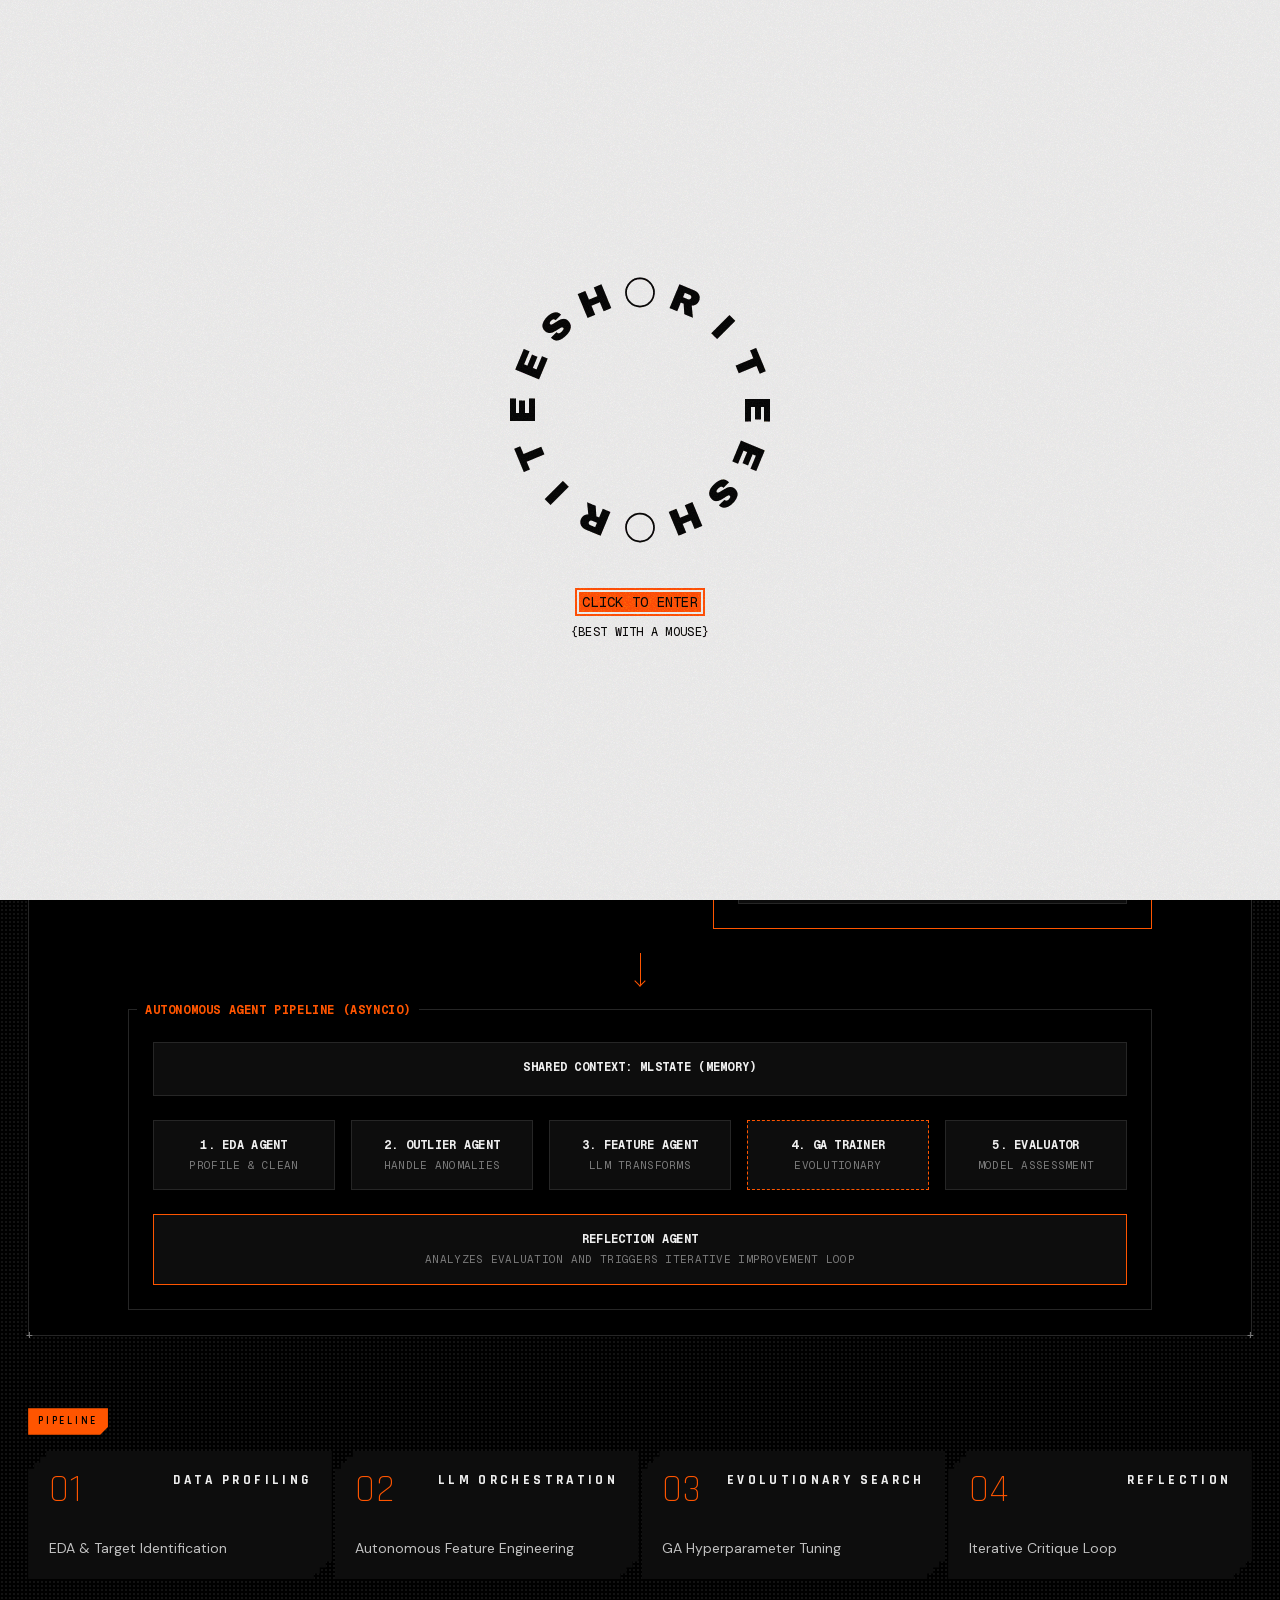
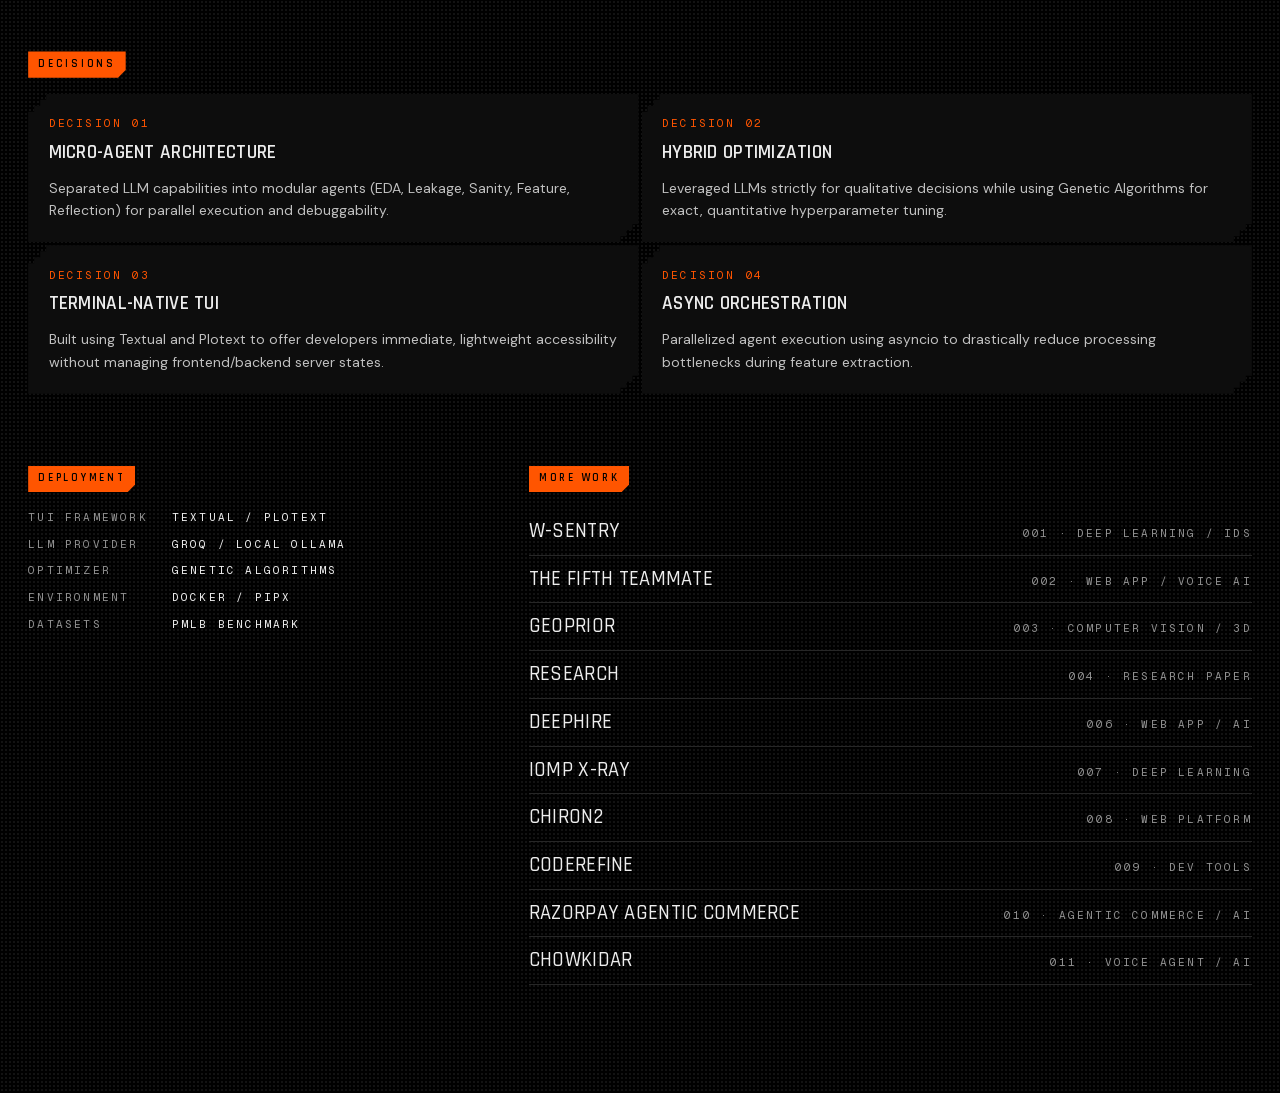
<file: project/beyondml/index.html>
<!DOCTYPE html><!--43F5_h7dYCyXOzy7yZbXa--><html lang="en"><head><meta charSet="utf-8"/><meta name="viewport" content="width=device-width, initial-scale=1"/><link rel="preload" href="/_next/static/media/3206eb66b875a5b3-s.p.e2b99870.woff2" as="font" crossorigin="" type="font/woff2"/><link rel="preload" href="/_next/static/media/5c285b27cdda1fe8-s.p.a62025f2.woff2" as="font" crossorigin="" type="font/woff2"/><link rel="preload" href="/_next/static/media/5e4d537aaa9e154b-s.p.01f07175.woff2" as="font" crossorigin="" type="font/woff2"/><link rel="preload" href="/_next/static/media/797e433ab948586e-s.p.29207c2f.woff2" as="font" crossorigin="" type="font/woff2"/><link rel="preload" href="/_next/static/media/9d8c99ccf2e734e7-s.p.b2ed600c.woff2" as="font" crossorigin="" type="font/woff2"/><link rel="preload" href="/_next/static/media/a079e02bba5bf7ab-s.p.7367eab7.woff2" as="font" crossorigin="" type="font/woff2"/><link rel="preload" href="/_next/static/media/a10c617c9026098c-s.p.ca7c307b.woff2" as="font" crossorigin="" type="font/woff2"/><link rel="preload" href="/_next/static/media/d23f31b94ad01e54-s.p.4b0b0c7e.woff2" as="font" crossorigin="" type="font/woff2"/><link rel="stylesheet" href="/_next/static/chunks/a9cc06f846c58216.css" data-precedence="next"/><link rel="stylesheet" href="/_next/static/chunks/f80a418465f2792e.css" data-precedence="next"/><link rel="preload" as="script" fetchPriority="low" href="/_next/static/chunks/f402a582c136d78f.js"/><script src="/_next/static/chunks/91adb7bdb9870c6a.js" async=""></script><script src="/_next/static/chunks/b7a3780483aba696.js" async=""></script><script src="/_next/static/chunks/3286a90db5baea98.js" async=""></script><script src="/_next/static/chunks/turbopack-1e8106f5658209a5.js" async=""></script><script src="/_next/static/chunks/7fb8e1210722aa96.js" async=""></script><script src="/_next/static/chunks/9efc8c238b36649e.js" async=""></script><script src="/_next/static/chunks/331bcca48c789d08.js" async=""></script><meta name="next-size-adjust" content=""/><title>BEYONDML — RITEESH THIRUVEEDHULA</title><meta name="description" content="BeyondML is an AutoML pipeline that lives in the terminal. Specialised LLM agents handle profiling, feature engineering, outliers and self-critique, while a genetic algorithm tunes hyperparameters with exact numbers instead of guesses. Every step is visible in a Textual interface."/><link rel="icon" href="/icon.png?icon.7b75e9c1.png" sizes="256x256" type="image/png"/><script>try{if(sessionStorage.getItem('rt-intro-seen'))document.documentElement.dataset.intro='done'}catch(e){}</script><script src="/_next/static/chunks/a6dad97d9634a72d.js" noModule=""></script></head><body class="geist_mono_8d43a2aa-module__8Li5zG__variable archivo_black_543ab441-module__92e_sG__variable rajdhani_635f1ec8-module__oWRXIG__variable orbitron_cd47e22e-module__xMtCMG__variable dm_sans_851d885b-module__2r4mZq__variable antialiased"><div hidden=""><!--$--><!--/$--></div><div class="intro fixed inset-0" style="z-index:var(--z-intro)"><div class="absolute inset-0 flex flex-col items-center justify-center gap-8 overflow-hidden bg-paper text-ink"><div class="w-[min(40vw,300px)]"><svg viewBox="0 0 1200 1200" role="img" aria-label="Riteesh" class="logo-spin block w-full"><circle cx="600" cy="130" r="56" fill="none" stroke="currentColor" stroke-width="7" transform="rotate(0 600 600)"></circle><text x="600" y="130" text-anchor="middle" dominant-baseline="central" font-family="var(--font-logo), Arial Black, sans-serif" font-size="150" fill="currentColor" transform="rotate(22.5 600 600)">R</text><text x="600" y="130" text-anchor="middle" dominant-baseline="central" font-family="var(--font-logo), Arial Black, sans-serif" font-size="150" fill="currentColor" transform="rotate(45 600 600)">I</text><text x="600" y="130" text-anchor="middle" dominant-baseline="central" font-family="var(--font-logo), Arial Black, sans-serif" font-size="150" fill="currentColor" transform="rotate(67.5 600 600)">T</text><text x="600" y="130" text-anchor="middle" dominant-baseline="central" font-family="var(--font-logo), Arial Black, sans-serif" font-size="150" fill="currentColor" transform="rotate(90 600 600)">E</text><text x="600" y="130" text-anchor="middle" dominant-baseline="central" font-family="var(--font-logo), Arial Black, sans-serif" font-size="150" fill="currentColor" transform="rotate(112.5 600 600)">E</text><text x="600" y="130" text-anchor="middle" dominant-baseline="central" font-family="var(--font-logo), Arial Black, sans-serif" font-size="150" fill="currentColor" transform="rotate(135 600 600)">S</text><text x="600" y="130" text-anchor="middle" dominant-baseline="central" font-family="var(--font-logo), Arial Black, sans-serif" font-size="150" fill="currentColor" transform="rotate(157.5 600 600)">H</text><circle cx="600" cy="130" r="56" fill="none" stroke="currentColor" stroke-width="7" transform="rotate(180 600 600)"></circle><text x="600" y="130" text-anchor="middle" dominant-baseline="central" font-family="var(--font-logo), Arial Black, sans-serif" font-size="150" fill="currentColor" transform="rotate(202.5 600 600)">R</text><text x="600" y="130" text-anchor="middle" dominant-baseline="central" font-family="var(--font-logo), Arial Black, sans-serif" font-size="150" fill="currentColor" transform="rotate(225 600 600)">I</text><text x="600" y="130" text-anchor="middle" dominant-baseline="central" font-family="var(--font-logo), Arial Black, sans-serif" font-size="150" fill="currentColor" transform="rotate(247.5 600 600)">T</text><text x="600" y="130" text-anchor="middle" dominant-baseline="central" font-family="var(--font-logo), Arial Black, sans-serif" font-size="150" fill="currentColor" transform="rotate(270 600 600)">E</text><text x="600" y="130" text-anchor="middle" dominant-baseline="central" font-family="var(--font-logo), Arial Black, sans-serif" font-size="150" fill="currentColor" transform="rotate(292.5 600 600)">E</text><text x="600" y="130" text-anchor="middle" dominant-baseline="central" font-family="var(--font-logo), Arial Black, sans-serif" font-size="150" fill="currentColor" transform="rotate(315 600 600)">S</text><text x="600" y="130" text-anchor="middle" dominant-baseline="central" font-family="var(--font-logo), Arial Black, sans-serif" font-size="150" fill="currentColor" transform="rotate(337.5 600 600)">H</text></svg></div><div class="flex flex-col items-center gap-3"><button type="button" autofocus="" data-scramble="true" class="hl cursor-pointer px-2 py-1 text-sm">CLICK TO ENTER</button><p class="text-xs">{BEST WITH A MOUSE}</p></div></div></div><div aria-hidden="true" class="fixed inset-0 bg-ink/60" style="z-index:var(--z-menu);opacity:0;visibility:hidden"></div><nav id="site-menu" aria-label="Menu" inert="" class="fixed inset-x-0 top-0 flex min-h-[48vh] flex-col justify-end gap-7 bg-ink px-[2.2vw] pb-[2.4vw] pt-32 text-[13px] font-medium leading-[1.45] text-paper" style="z-index:var(--z-menu);visibility:hidden"><div class="flex flex-wrap items-center gap-x-5 gap-y-2"><span class="w-32 md:w-[22vw]">{LINKS}</span><a data-scramble="true" class="px-1 hover:bg-accent hover:text-ink focus-visible:bg-accent focus-visible:text-ink" href="https://www.linkedin.com/in/riteesh2k6" target="_blank" rel="noopener">LKDN</a><a data-scramble="true" class="px-1 hover:bg-accent hover:text-ink focus-visible:bg-accent focus-visible:text-ink" href="https://github.com/Riteesh-2k6" target="_blank" rel="noopener">GH</a><a data-scramble="true" class="px-1 hover:bg-accent hover:text-ink focus-visible:bg-accent focus-visible:text-ink" href="mailto:riteesh.vnsp@gmail.com">MAIL</a></div><div class="flex flex-wrap items-end justify-between gap-4"><div class="flex items-center gap-x-5"><span class="w-32 md:w-[22vw]">{RESUME}</span><a data-scramble="true" class="px-1 hover:bg-accent hover:text-ink focus-visible:bg-accent focus-visible:text-ink" href="/resume.pdf" target="_blank" rel="noopener">VIEW PDF</a></div><button type="button" data-scramble="true" class="px-1 hover:bg-accent hover:text-ink focus-visible:bg-accent focus-visible:text-ink cursor-pointer">CONTACT</button></div></nav><header class="fixed inset-x-0 top-0 grid grid-cols-[1fr_auto] items-start px-[2.2vw] pt-[max(16px,1.6vw)] text-[11px] leading-[1.7] tracking-[0.2em] text-paper md:grid-cols-5" style="z-index:var(--z-header)"><a href="/" aria-label="Home" data-cursor-label="HOME" class="flex items-center gap-3 self-center"><svg viewBox="0 0 1200 1200" role="img" aria-label="Riteesh" aria-hidden="true" class="logo-spin block w-[max(44px,3.4vw)]"><circle cx="600" cy="130" r="56" fill="none" stroke="currentColor" stroke-width="7" transform="rotate(0 600 600)"></circle><text x="600" y="130" text-anchor="middle" dominant-baseline="central" font-family="var(--font-logo), Arial Black, sans-serif" font-size="150" fill="currentColor" transform="rotate(22.5 600 600)">R</text><text x="600" y="130" text-anchor="middle" dominant-baseline="central" font-family="var(--font-logo), Arial Black, sans-serif" font-size="150" fill="currentColor" transform="rotate(45 600 600)">I</text><text x="600" y="130" text-anchor="middle" dominant-baseline="central" font-family="var(--font-logo), Arial Black, sans-serif" font-size="150" fill="currentColor" transform="rotate(67.5 600 600)">T</text><text x="600" y="130" text-anchor="middle" dominant-baseline="central" font-family="var(--font-logo), Arial Black, sans-serif" font-size="150" fill="currentColor" transform="rotate(90 600 600)">E</text><text x="600" y="130" text-anchor="middle" dominant-baseline="central" font-family="var(--font-logo), Arial Black, sans-serif" font-size="150" fill="currentColor" transform="rotate(112.5 600 600)">E</text><text x="600" y="130" text-anchor="middle" dominant-baseline="central" font-family="var(--font-logo), Arial Black, sans-serif" font-size="150" fill="currentColor" transform="rotate(135 600 600)">S</text><text x="600" y="130" text-anchor="middle" dominant-baseline="central" font-family="var(--font-logo), Arial Black, sans-serif" font-size="150" fill="currentColor" transform="rotate(157.5 600 600)">H</text><circle cx="600" cy="130" r="56" fill="none" stroke="currentColor" stroke-width="7" transform="rotate(180 600 600)"></circle><text x="600" y="130" text-anchor="middle" dominant-baseline="central" font-family="var(--font-logo), Arial Black, sans-serif" font-size="150" fill="currentColor" transform="rotate(202.5 600 600)">R</text><text x="600" y="130" text-anchor="middle" dominant-baseline="central" font-family="var(--font-logo), Arial Black, sans-serif" font-size="150" fill="currentColor" transform="rotate(225 600 600)">I</text><text x="600" y="130" text-anchor="middle" dominant-baseline="central" font-family="var(--font-logo), Arial Black, sans-serif" font-size="150" fill="currentColor" transform="rotate(247.5 600 600)">T</text><text x="600" y="130" text-anchor="middle" dominant-baseline="central" font-family="var(--font-logo), Arial Black, sans-serif" font-size="150" fill="currentColor" transform="rotate(270 600 600)">E</text><text x="600" y="130" text-anchor="middle" dominant-baseline="central" font-family="var(--font-logo), Arial Black, sans-serif" font-size="150" fill="currentColor" transform="rotate(292.5 600 600)">E</text><text x="600" y="130" text-anchor="middle" dominant-baseline="central" font-family="var(--font-logo), Arial Black, sans-serif" font-size="150" fill="currentColor" transform="rotate(315 600 600)">S</text><text x="600" y="130" text-anchor="middle" dominant-baseline="central" font-family="var(--font-logo), Arial Black, sans-serif" font-size="150" fill="currentColor" transform="rotate(337.5 600 600)">H</text></svg><span class="[text-shadow:0_0_6px_#000,0_0_2px_#000] font-tech text-[15px] font-bold tracking-normal">RITEESH VNSP</span></a><p class="hidden self-center md:block"><span class="[text-shadow:0_0_6px_#000,0_0_2px_#000] text-paper/70">PORTFOLIO - <span class="text-paper">V2</span></span></p><div class="hidden gap-5 self-center md:flex"><a href="/project/research-paper/" data-scramble="true" data-cursor-label="PREV" class="[text-shadow:0_0_6px_#000,0_0_2px_#000]">PREV</a><a href="/project/deephire/" data-scramble="true" data-cursor-label="NEXT" class="[text-shadow:0_0_6px_#000,0_0_2px_#000]">NEXT</a></div><p class="hidden text-paper/70 md:block"><span class="[text-shadow:0_0_6px_#000,0_0_2px_#000]">HYDERABAD, IN</span><br/><span class="[text-shadow:0_0_6px_#000,0_0_2px_#000]"> </span></p><div class="flex items-start justify-between gap-4"><p class="hidden text-paper/70 md:block"><span class="[text-shadow:0_0_6px_#000,0_0_2px_#000]">17°23&#x27;06.0&quot;N</span><br/><span class="[text-shadow:0_0_6px_#000,0_0_2px_#000]">78°29&#x27;12.0&quot;E</span></p><button type="button" aria-expanded="false" aria-controls="site-menu" class="relative cursor-pointer bg-surface px-[1.4em] py-[0.6em] font-tech text-[15px] font-bold tracking-normal text-paper"><span aria-hidden="true" class="absolute left-0 top-0 h-2 w-2 border-l-2 border-t-2 border-accent"></span><span aria-hidden="true" class="absolute bottom-0 right-0 h-2 w-2 border-b-2 border-r-2 border-accent"></span><span data-scramble="true">MENU</span></button></div></header><main class="dot-grid relative min-h-screen bg-ink px-[2.2vw] pb-[12vh] pt-[max(96px,15vh)] text-paper"><div aria-hidden="true" class="grid-lines pointer-events-none fixed inset-0 [--grid-line:rgb(255_255_255/0.07)]"></div><div aria-hidden="true" class="pointer-events-none fixed inset-x-0 top-0 z-30 h-[12vh] bg-gradient-to-b from-ink from-40% to-transparent"></div><div class="relative"><header class="grid items-end gap-x-[2.2vw] gap-y-8 lg:grid-cols-5"><div class="lg:col-span-3"><div class="flex items-center gap-4"><span class="notch inline-block bg-accent px-[0.9em] py-[0.35em] font-tech font-semibold tracking-[0.25em] text-ink text-[11px] leading-[1.7] tracking-[0.2em]">005 / 011</span><span class="flex items-center gap-2 text-paper/70 text-[11px] leading-[1.7] tracking-[0.2em]"><span class="inline-block h-2 w-2 bg-dim"></span>COMPLETE</span></div><h1 class="mt-3 font-tech text-[clamp(48px,7vw,140px)] font-light leading-[0.85]">BEYONDML</h1><p class="mt-3 text-paper/70 text-[11px] leading-[1.7] tracking-[0.2em]">AUTONOMOUS ML PIPELINE ORCHESTRATOR</p><p class="mt-6 max-w-[62ch] font-body text-[clamp(14px,1.05vw,18px)] font-normal normal-case leading-[1.6] tracking-normal text-paper/80">BeyondML is an AutoML pipeline that lives in the terminal. Specialised LLM agents handle profiling, feature engineering, outliers and self-critique, while a genetic algorithm tunes hyperparameters with exact numbers instead of guesses. Every step is visible in a Textual interface.</p></div><div class="lg:col-span-2"><dl class="grid grid-cols-[minmax(90px,auto)_1fr] gap-x-6 gap-y-2 text-[11px] leading-[1.7] tracking-[0.2em]"><div class="contents"><dt class="text-paper/60">TYPE</dt><dd>CLI / ML PIPELINE</dd></div><div class="contents"><dt class="text-paper/60">USERS</dt><dd>DEVELOPERS</dd></div><div class="contents"><dt class="text-paper/60">STACK</dt><dd>PYTHON + TEXTUAL</dd></div><div class="contents"><dt class="text-paper/60">LAUNCH</dt><dd>2026</dd></div><div class="contents"><dt class="text-paper/60">VERSION</dt><dd>5.0</dd></div></dl></div></header><section class="mt-[6vh] grid grid-cols-3 gap-[3px]"><article class="pixel-corners bg-surface p-[clamp(16px,1.6vw,28px)] flex min-h-[clamp(140px,22vh,240px)] flex-col justify-between"><p class="text-right font-tech text-[clamp(12px,1.05vw,19px)] font-bold tracking-[0.25em] whitespace-pre-line">Autonomous
Agents</p><p class="font-tech text-[clamp(36px,4.6vw,96px)] font-medium leading-none">5+</p></article><article class="pixel-corners bg-surface p-[clamp(16px,1.6vw,28px)] flex min-h-[clamp(140px,22vh,240px)] flex-col justify-between"><p class="text-right font-tech text-[clamp(12px,1.05vw,19px)] font-bold tracking-[0.25em] whitespace-pre-line">Terminal
Native</p><p class="font-tech text-[clamp(36px,4.6vw,96px)] font-medium leading-none">100%</p></article><article class="pixel-corners bg-surface p-[clamp(16px,1.6vw,28px)] flex min-h-[clamp(140px,22vh,240px)] flex-col justify-between"><p class="text-right font-tech text-[clamp(12px,1.05vw,19px)] font-bold tracking-[0.25em] whitespace-pre-line">Pipeline
Iterations</p><p class="font-tech text-[clamp(36px,4.6vw,96px)] font-medium leading-none">V5</p></article></section><section class="mt-[8vh]"><span class="notch inline-block bg-accent px-[0.9em] py-[0.35em] font-tech font-semibold tracking-[0.25em] text-ink text-[11px] leading-[1.7] tracking-[0.2em]">SYSTEM ARCHITECTURE</span><div class="relative border border-line mt-4 bg-ink"><span aria-hidden="true" class="absolute left-0 top-0 -translate-x-1/2 -translate-y-1/2 text-[12px] leading-none text-dim">+</span><span aria-hidden="true" class="absolute right-0 top-0 translate-x-1/2 -translate-y-1/2 text-[12px] leading-none text-dim">+</span><span aria-hidden="true" class="absolute bottom-0 left-0 -translate-x-1/2 translate-y-1/2 text-[12px] leading-none text-dim">+</span><span aria-hidden="true" class="absolute bottom-0 right-0 translate-x-1/2 translate-y-1/2 text-[12px] leading-none text-dim">+</span><div class="overflow-x-auto p-[clamp(16px,2vw,32px)]"><div class="min-w-[700px] text-[11px]"><div class="flex flex-col gap-6 w-full max-w-5xl mx-auto font-pixel"><div class="flex flex-col md:flex-row gap-4 items-stretch md:items-center"><div style="flex-grow:1;flex-basis:0" class="border border-border p-4 text-center bg-surface break-words"><div class="text-primary text-xs font-bold mb-1">[DATASET]</div><div class="text-[11px] text-secondary">Raw CSV</div></div><div class="hidden md:block w-8 h-[1px] bg-border relative shrink-0"><div class="absolute right-0 -top-1 w-2 h-2 border-t border-r border-burnt-amber rotate-45"></div></div><div style="flex-grow:1;flex-basis:0" class="border border-border p-4 text-center bg-surface break-words"><div class="text-primary text-xs font-bold mb-1">Textual TUI</div><div class="text-[11px] text-secondary">Interface</div></div><div class="hidden md:block w-8 h-[1px] bg-border relative shrink-0"><div class="absolute right-0 -top-1 w-2 h-2 border-t border-r border-burnt-amber rotate-45"></div></div><div style="flex-grow:2;flex-basis:0" class="flex flex-col gap-6 border border-burnt-amber p-6 pt-8 relative bg-background"><div class="absolute -top-2 left-2 px-2 bg-background text-burnt-amber text-xs tracking-wider font-bold">MASTER</div><div class="border border-border p-4 text-center bg-surface break-words"><div class="text-primary text-xs font-bold mb-1">LLM Orchestrator</div><div class="flex flex-wrap gap-2 justify-center mt-2"><span class="border border-border bg-background px-2 py-1 text-xs text-secondary">Groq</span><span class="border border-border bg-background px-2 py-1 text-xs text-secondary">Ollama</span></div></div></div></div><div class="hidden md:flex justify-center"><div class="w-[1px] h-8 bg-burnt-amber relative"><div class="absolute bottom-0 -left-1 w-2 h-2 border-b border-r border-burnt-amber rotate-45"></div></div></div><div class="flex flex-col gap-6 border border-border p-6 pt-8 relative bg-background"><div class="absolute -top-2 left-2 px-2 bg-background text-burnt-amber text-xs tracking-wider font-bold">AUTONOMOUS AGENT PIPELINE (asyncio)</div><div class="border border-border p-4 text-center bg-surface break-words"><div class="text-primary text-xs font-bold mb-1">Shared Context: MLState (Memory)</div></div><div class="flex flex-col md:flex-row gap-4 items-stretch md:items-center"><div style="flex-grow:1;flex-basis:0" class="border border-border p-4 text-center bg-surface break-words"><div class="text-primary text-xs font-bold mb-1">1. EDA Agent</div><div class="text-[11px] text-secondary">Profile &amp; Clean</div></div><div style="flex-grow:1;flex-basis:0" class="border border-border p-4 text-center bg-surface break-words"><div class="text-primary text-xs font-bold mb-1">2. Outlier Agent</div><div class="text-[11px] text-secondary">Handle Anomalies</div></div><div style="flex-grow:1;flex-basis:0" class="border border-border p-4 text-center bg-surface break-words"><div class="text-primary text-xs font-bold mb-1">3. Feature Agent</div><div class="text-[11px] text-secondary">LLM Transforms</div></div><div style="flex-grow:1;flex-basis:0" class="border border-burnt-amber border-dashed p-4 text-center bg-surface break-words"><div class="text-primary text-xs font-bold mb-1">4. GA Trainer</div><div class="text-[11px] text-secondary">Evolutionary</div></div><div style="flex-grow:1;flex-basis:0" class="border border-border p-4 text-center bg-surface break-words"><div class="text-primary text-xs font-bold mb-1">5. Evaluator</div><div class="text-[11px] text-secondary">Model Assessment</div></div></div><div class="border border-burnt-amber p-4 text-center bg-surface break-words"><div class="text-primary text-xs font-bold mb-1">Reflection Agent</div><div class="text-[11px] text-secondary">Analyzes evaluation and triggers iterative improvement loop</div></div></div></div></div></div></div></section><section class="mt-[8vh]"><span class="notch inline-block bg-accent px-[0.9em] py-[0.35em] font-tech font-semibold tracking-[0.25em] text-ink text-[11px] leading-[1.7] tracking-[0.2em]">PIPELINE</span><ol class="mt-4 grid gap-[3px] sm:grid-cols-2 lg:grid-cols-4"><li class="pixel-corners bg-surface p-[clamp(16px,1.6vw,28px)]"><div class="flex items-start justify-between"><span class="font-tech text-[clamp(32px,3vw,56px)] font-light leading-none text-accent">01</span><p class="text-right font-tech text-[clamp(12px,1.05vw,19px)] font-bold tracking-[0.25em]">Data Profiling</p></div><p class="mt-[clamp(20px,3vh,40px)] font-body text-[clamp(14px,1.05vw,18px)] font-normal normal-case leading-[1.6] tracking-normal text-paper/80">EDA &amp; Target Identification</p></li><li class="pixel-corners bg-surface p-[clamp(16px,1.6vw,28px)]"><div class="flex items-start justify-between"><span class="font-tech text-[clamp(32px,3vw,56px)] font-light leading-none text-accent">02</span><p class="text-right font-tech text-[clamp(12px,1.05vw,19px)] font-bold tracking-[0.25em]">LLM Orchestration</p></div><p class="mt-[clamp(20px,3vh,40px)] font-body text-[clamp(14px,1.05vw,18px)] font-normal normal-case leading-[1.6] tracking-normal text-paper/80">Autonomous Feature Engineering</p></li><li class="pixel-corners bg-surface p-[clamp(16px,1.6vw,28px)]"><div class="flex items-start justify-between"><span class="font-tech text-[clamp(32px,3vw,56px)] font-light leading-none text-accent">03</span><p class="text-right font-tech text-[clamp(12px,1.05vw,19px)] font-bold tracking-[0.25em]">Evolutionary Search</p></div><p class="mt-[clamp(20px,3vh,40px)] font-body text-[clamp(14px,1.05vw,18px)] font-normal normal-case leading-[1.6] tracking-normal text-paper/80">GA Hyperparameter Tuning</p></li><li class="pixel-corners bg-surface p-[clamp(16px,1.6vw,28px)]"><div class="flex items-start justify-between"><span class="font-tech text-[clamp(32px,3vw,56px)] font-light leading-none text-accent">04</span><p class="text-right font-tech text-[clamp(12px,1.05vw,19px)] font-bold tracking-[0.25em]">Reflection</p></div><p class="mt-[clamp(20px,3vh,40px)] font-body text-[clamp(14px,1.05vw,18px)] font-normal normal-case leading-[1.6] tracking-normal text-paper/80">Iterative Critique Loop</p></li></ol></section><section class="mt-[8vh]"><span class="notch inline-block bg-accent px-[0.9em] py-[0.35em] font-tech font-semibold tracking-[0.25em] text-ink text-[11px] leading-[1.7] tracking-[0.2em]">DECISIONS</span><ul class="mt-4 grid gap-[3px] md:grid-cols-2"><li class="pixel-corners bg-surface p-[clamp(16px,1.6vw,28px)]"><p class="text-accent text-[11px] leading-[1.7] tracking-[0.2em]">DECISION 01</p><h3 class="mt-2 font-tech text-[clamp(18px,1.5vw,28px)] font-semibold leading-tight">Micro-Agent Architecture</h3><p class="mt-3 font-body text-[clamp(14px,1.05vw,18px)] font-normal normal-case leading-[1.6] tracking-normal text-paper/80">Separated LLM capabilities into modular agents (EDA, Leakage, Sanity, Feature, Reflection) for parallel execution and debuggability.</p></li><li class="pixel-corners bg-surface p-[clamp(16px,1.6vw,28px)]"><p class="text-accent text-[11px] leading-[1.7] tracking-[0.2em]">DECISION 02</p><h3 class="mt-2 font-tech text-[clamp(18px,1.5vw,28px)] font-semibold leading-tight">Hybrid Optimization</h3><p class="mt-3 font-body text-[clamp(14px,1.05vw,18px)] font-normal normal-case leading-[1.6] tracking-normal text-paper/80">Leveraged LLMs strictly for qualitative decisions while using Genetic Algorithms for exact, quantitative hyperparameter tuning.</p></li><li class="pixel-corners bg-surface p-[clamp(16px,1.6vw,28px)]"><p class="text-accent text-[11px] leading-[1.7] tracking-[0.2em]">DECISION 03</p><h3 class="mt-2 font-tech text-[clamp(18px,1.5vw,28px)] font-semibold leading-tight">Terminal-Native TUI</h3><p class="mt-3 font-body text-[clamp(14px,1.05vw,18px)] font-normal normal-case leading-[1.6] tracking-normal text-paper/80">Built using Textual and Plotext to offer developers immediate, lightweight accessibility without managing frontend/backend server states.</p></li><li class="pixel-corners bg-surface p-[clamp(16px,1.6vw,28px)]"><p class="text-accent text-[11px] leading-[1.7] tracking-[0.2em]">DECISION 04</p><h3 class="mt-2 font-tech text-[clamp(18px,1.5vw,28px)] font-semibold leading-tight">Async Orchestration</h3><p class="mt-3 font-body text-[clamp(14px,1.05vw,18px)] font-normal normal-case leading-[1.6] tracking-normal text-paper/80">Parallelized agent execution using asyncio to drastically reduce processing bottlenecks during feature extraction.</p></li></ul></section><section class="mt-[8vh] grid gap-[6vh] lg:grid-cols-5 lg:gap-[2.2vw]"><div class="lg:col-span-2"><span class="notch inline-block bg-accent px-[0.9em] py-[0.35em] font-tech font-semibold tracking-[0.25em] text-ink text-[11px] leading-[1.7] tracking-[0.2em]">DEPLOYMENT</span><div class="mt-4"><dl class="grid grid-cols-[minmax(90px,auto)_1fr] gap-x-6 gap-y-2 text-[11px] leading-[1.7] tracking-[0.2em]"><div class="contents"><dt class="text-paper/60">TUI FRAMEWORK</dt><dd>Textual / Plotext</dd></div><div class="contents"><dt class="text-paper/60">LLM PROVIDER</dt><dd>Groq / Local Ollama</dd></div><div class="contents"><dt class="text-paper/60">OPTIMIZER</dt><dd>Genetic Algorithms</dd></div><div class="contents"><dt class="text-paper/60">ENVIRONMENT</dt><dd>Docker / pipx</dd></div><div class="contents"><dt class="text-paper/60">DATASETS</dt><dd>PMLB Benchmark</dd></div></dl></div></div><div class="lg:col-span-3"><span class="notch inline-block bg-accent px-[0.9em] py-[0.35em] font-tech font-semibold tracking-[0.25em] text-ink text-[11px] leading-[1.7] tracking-[0.2em]">MORE WORK</span><ul class="mt-4"><li class="flex items-baseline justify-between gap-4 border-b border-line py-2"><a href="/project/w-sentry/" data-scramble="true" data-cursor-label="OPEN" class="font-tech text-[clamp(18px,1.6vw,30px)] font-medium transition-colors hover:text-accent">W-SENTRY</a><span class="text-paper/60 text-[11px] leading-[1.7] tracking-[0.2em]">001 · DEEP LEARNING / IDS</span></li><li class="flex items-baseline justify-between gap-4 border-b border-line py-2"><a href="/project/the-fifth-teammate/" data-scramble="true" data-cursor-label="OPEN" class="font-tech text-[clamp(18px,1.6vw,30px)] font-medium transition-colors hover:text-accent">THE FIFTH TEAMMATE</a><span class="text-paper/60 text-[11px] leading-[1.7] tracking-[0.2em]">002 · WEB APP / VOICE AI</span></li><li class="flex items-baseline justify-between gap-4 border-b border-line py-2"><a href="/project/geoprior/" data-scramble="true" data-cursor-label="OPEN" class="font-tech text-[clamp(18px,1.6vw,30px)] font-medium transition-colors hover:text-accent">GEOPRIOR</a><span class="text-paper/60 text-[11px] leading-[1.7] tracking-[0.2em]">003 · COMPUTER VISION / 3D</span></li><li class="flex items-baseline justify-between gap-4 border-b border-line py-2"><a href="/project/research-paper/" data-scramble="true" data-cursor-label="OPEN" class="font-tech text-[clamp(18px,1.6vw,30px)] font-medium transition-colors hover:text-accent">RESEARCH</a><span class="text-paper/60 text-[11px] leading-[1.7] tracking-[0.2em]">004 · RESEARCH PAPER</span></li><li class="flex items-baseline justify-between gap-4 border-b border-line py-2"><a href="/project/deephire/" data-scramble="true" data-cursor-label="OPEN" class="font-tech text-[clamp(18px,1.6vw,30px)] font-medium transition-colors hover:text-accent">DEEPHIRE</a><span class="text-paper/60 text-[11px] leading-[1.7] tracking-[0.2em]">006 · WEB APP / AI</span></li><li class="flex items-baseline justify-between gap-4 border-b border-line py-2"><a href="/project/iomp-xray/" data-scramble="true" data-cursor-label="OPEN" class="font-tech text-[clamp(18px,1.6vw,30px)] font-medium transition-colors hover:text-accent">IOMP X-RAY</a><span class="text-paper/60 text-[11px] leading-[1.7] tracking-[0.2em]">007 · DEEP LEARNING</span></li><li class="flex items-baseline justify-between gap-4 border-b border-line py-2"><a href="/project/chiron2/" data-scramble="true" data-cursor-label="OPEN" class="font-tech text-[clamp(18px,1.6vw,30px)] font-medium transition-colors hover:text-accent">CHIRON2</a><span class="text-paper/60 text-[11px] leading-[1.7] tracking-[0.2em]">008 · WEB PLATFORM</span></li><li class="flex items-baseline justify-between gap-4 border-b border-line py-2"><a href="/project/coderefine/" data-scramble="true" data-cursor-label="OPEN" class="font-tech text-[clamp(18px,1.6vw,30px)] font-medium transition-colors hover:text-accent">CODEREFINE</a><span class="text-paper/60 text-[11px] leading-[1.7] tracking-[0.2em]">009 · DEV TOOLS</span></li><li class="flex items-baseline justify-between gap-4 border-b border-line py-2"><a href="/project/razorpay-agentic-commerce/" data-scramble="true" data-cursor-label="OPEN" class="font-tech text-[clamp(18px,1.6vw,30px)] font-medium transition-colors hover:text-accent">RAZORPAY AGENTIC COMMERCE</a><span class="text-paper/60 text-[11px] leading-[1.7] tracking-[0.2em]">010 · AGENTIC COMMERCE / AI</span></li><li class="flex items-baseline justify-between gap-4 border-b border-line py-2"><a href="/project/chowkidar/" data-scramble="true" data-cursor-label="OPEN" class="font-tech text-[clamp(18px,1.6vw,30px)] font-medium transition-colors hover:text-accent">CHOWKIDAR</a><span class="text-paper/60 text-[11px] leading-[1.7] tracking-[0.2em]">011 · VOICE AGENT / AI</span></li></ul></div></section></div></main><!--$--><!--/$--><canvas aria-hidden="true" class="pointer-events-none fixed inset-0 h-screen w-screen" style="z-index:var(--z-transition)"></canvas><script src="/_next/static/chunks/f402a582c136d78f.js" id="_R_" async=""></script><script>(self.__next_f=self.__next_f||[]).push([0])</script><script>self.__next_f.push([1,"1:\"$Sreact.fragment\"\n2:I[65971,[\"/_next/static/chunks/7fb8e1210722aa96.js\",\"/_next/static/chunks/9efc8c238b36649e.js\"],\"default\"]\n3:I[34380,[\"/_next/static/chunks/7fb8e1210722aa96.js\",\"/_next/static/chunks/9efc8c238b36649e.js\"],\"default\"]\n4:I[57097,[\"/_next/static/chunks/7fb8e1210722aa96.js\",\"/_next/static/chunks/9efc8c238b36649e.js\"],\"default\"]\n5:I[84934,[\"/_next/static/chunks/7fb8e1210722aa96.js\",\"/_next/static/chunks/9efc8c238b36649e.js\"],\"TransitionProvider\"]\n6:I[40120,[\"/_next/static/chunks/7fb8e1210722aa96.js\",\"/_next/static/chunks/9efc8c238b36649e.js\"],\"default\"]\n7:I[47048,[\"/_next/static/chunks/7fb8e1210722aa96.js\",\"/_next/static/chunks/9efc8c238b36649e.js\"],\"default\"]\n8:I[39756,[\"/_next/static/chunks/331bcca48c789d08.js\"],\"default\"]\n9:I[37457,[\"/_next/static/chunks/331bcca48c789d08.js\"],\"default\"]\nb:I[97367,[\"/_next/static/chunks/331bcca48c789d08.js\"],\"OutletBoundary\"]\nd:I[11533,[\"/_next/static/chunks/331bcca48c789d08.js\"],\"AsyncMetadataOutlet\"]\nf:I[97367,[\"/_next/static/chunks/331bcca48c789d08.js\"],\"ViewportBoundary\"]\n11:I[97367,[\"/_next/static/chunks/331bcca48c789d08.js\"],\"MetadataBoundary\"]\n12:\"$Sreact.suspense\"\n14:I[68027,[\"/_next/static/chunks/7fb8e1210722aa96.js\",\"/_next/static/chunks/9efc8c238b36649e.js\"],\"default\"]\n:HL[\"/_next/static/chunks/a9cc06f846c58216.css\",\"style\"]\n:HL[\"/_next/static/chunks/f80a418465f2792e.css\",\"style\"]\n:HL[\"/_next/static/media/3206eb66b875a5b3-s.p.e2b99870.woff2\",\"font\",{\"crossOrigin\":\"\",\"type\":\"font/woff2\"}]\n:HL[\"/_next/static/media/5c285b27cdda1fe8-s.p.a62025f2.woff2\",\"font\",{\"crossOrigin\":\"\",\"type\":\"font/woff2\"}]\n:HL[\"/_next/static/media/5e4d537aaa9e154b-s.p.01f07175.woff2\",\"font\",{\"crossOrigin\":\"\",\"type\":\"font/woff2\"}]\n:HL[\"/_next/static/media/797e433ab948586e-s.p.29207c2f.woff2\",\"font\",{\"crossOrigin\":\"\",\"type\":\"font/woff2\"}]\n:HL[\"/_next/static/media/9d8c99ccf2e734e7-s.p.b2ed600c.woff2\",\"font\",{\"crossOrigin\":\"\",\"type\":\"font/woff2\"}]\n:HL[\"/_next/static/media/a079e02bba5bf7ab-s.p.7367eab7.woff2\",\"font\",{\"crossOrigin\":\"\",\"type\":\"font/woff2\"}]\n:HL[\"/_next/static/media/a10"])</script><script>self.__next_f.push([1,"c617c9026098c-s.p.ca7c307b.woff2\",\"font\",{\"crossOrigin\":\"\",\"type\":\"font/woff2\"}]\n:HL[\"/_next/static/media/d23f31b94ad01e54-s.p.4b0b0c7e.woff2\",\"font\",{\"crossOrigin\":\"\",\"type\":\"font/woff2\"}]\n"])</script><script>self.__next_f.push([1,"0:{\"P\":null,\"b\":\"43F5_h7dYCyXOzy7yZbXa\",\"p\":\"\",\"c\":[\"\",\"project\",\"beyondml\",\"\"],\"i\":false,\"f\":[[[\"\",{\"children\":[\"project\",{\"children\":[[\"slug\",\"beyondml\",\"d\"],{\"children\":[\"__PAGE__\",{}]}]}]},\"$undefined\",\"$undefined\",true],[\"\",[\"$\",\"$1\",\"c\",{\"children\":[[[\"$\",\"link\",\"0\",{\"rel\":\"stylesheet\",\"href\":\"/_next/static/chunks/a9cc06f846c58216.css\",\"precedence\":\"next\",\"crossOrigin\":\"$undefined\",\"nonce\":\"$undefined\"}],[\"$\",\"link\",\"1\",{\"rel\":\"stylesheet\",\"href\":\"/_next/static/chunks/f80a418465f2792e.css\",\"precedence\":\"next\",\"crossOrigin\":\"$undefined\",\"nonce\":\"$undefined\"}],[\"$\",\"script\",\"script-0\",{\"src\":\"/_next/static/chunks/7fb8e1210722aa96.js\",\"async\":true,\"nonce\":\"$undefined\"}],[\"$\",\"script\",\"script-1\",{\"src\":\"/_next/static/chunks/9efc8c238b36649e.js\",\"async\":true,\"nonce\":\"$undefined\"}]],[\"$\",\"html\",null,{\"lang\":\"en\",\"suppressHydrationWarning\":true,\"children\":[[\"$\",\"head\",null,{\"children\":[\"$\",\"script\",null,{\"dangerouslySetInnerHTML\":{\"__html\":\"try{if(sessionStorage.getItem('rt-intro-seen'))document.documentElement.dataset.intro='done'}catch(e){}\"}}]}],[\"$\",\"body\",null,{\"className\":\"geist_mono_8d43a2aa-module__8Li5zG__variable archivo_black_543ab441-module__92e_sG__variable rajdhani_635f1ec8-module__oWRXIG__variable orbitron_cd47e22e-module__xMtCMG__variable dm_sans_851d885b-module__2r4mZq__variable antialiased\",\"children\":[[\"$\",\"$L2\",null,{}],[\"$\",\"$L3\",null,{}],[\"$\",\"$L4\",null,{\"targetSelector\":\"a, button, [role='button'], [data-cursor-label]\",\"matchRadius\":false}],[\"$\",\"$L5\",null,{\"children\":[[\"$\",\"$L6\",null,{}],[\"$\",\"$L7\",null,{}],[\"$\",\"$L8\",null,{\"parallelRouterKey\":\"children\",\"error\":\"$undefined\",\"errorStyles\":\"$undefined\",\"errorScripts\":\"$undefined\",\"template\":[\"$\",\"$L9\",null,{}],\"templateStyles\":\"$undefined\",\"templateScripts\":\"$undefined\",\"notFound\":[[[\"$\",\"title\",null,{\"children\":\"404: This page could not be found.\"}],[\"$\",\"div\",null,{\"style\":{\"fontFamily\":\"system-ui,\\\"Segoe UI\\\",Roboto,Helvetica,Arial,sans-serif,\\\"Apple Color Emoji\\\",\\\"Segoe UI Emoji\\\"\",\"height\":\"100vh\",\"textAlign\":\"center\",\"display\":\"flex\",\"flexDirection\":\"column\",\"alignItems\":\"center\",\"justifyContent\":\"center\"},\"children\":[\"$\",\"div\",null,{\"children\":[[\"$\",\"style\",null,{\"dangerouslySetInnerHTML\":{\"__html\":\"body{color:#000;background:#fff;margin:0}.next-error-h1{border-right:1px solid rgba(0,0,0,.3)}@media (prefers-color-scheme:dark){body{color:#fff;background:#000}.next-error-h1{border-right:1px solid rgba(255,255,255,.3)}}\"}}],[\"$\",\"h1\",null,{\"className\":\"next-error-h1\",\"style\":{\"display\":\"inline-block\",\"margin\":\"0 20px 0 0\",\"padding\":\"0 23px 0 0\",\"fontSize\":24,\"fontWeight\":500,\"verticalAlign\":\"top\",\"lineHeight\":\"49px\"},\"children\":404}],[\"$\",\"div\",null,{\"style\":{\"display\":\"inline-block\"},\"children\":[\"$\",\"h2\",null,{\"style\":{\"fontSize\":14,\"fontWeight\":400,\"lineHeight\":\"49px\",\"margin\":0},\"children\":\"This page could not be found.\"}]}]]}]}]],[]],\"forbidden\":\"$undefined\",\"unauthorized\":\"$undefined\"}]]}]]}]]}]]}],{\"children\":[\"project\",[\"$\",\"$1\",\"c\",{\"children\":[null,[\"$\",\"$L8\",null,{\"parallelRouterKey\":\"children\",\"error\":\"$undefined\",\"errorStyles\":\"$undefined\",\"errorScripts\":\"$undefined\",\"template\":[\"$\",\"$L9\",null,{}],\"templateStyles\":\"$undefined\",\"templateScripts\":\"$undefined\",\"notFound\":\"$undefined\",\"forbidden\":\"$undefined\",\"unauthorized\":\"$undefined\"}]]}],{\"children\":[[\"slug\",\"beyondml\",\"d\"],[\"$\",\"$1\",\"c\",{\"children\":[null,[\"$\",\"$L8\",null,{\"parallelRouterKey\":\"children\",\"error\":\"$undefined\",\"errorStyles\":\"$undefined\",\"errorScripts\":\"$undefined\",\"template\":[\"$\",\"$L9\",null,{}],\"templateStyles\":\"$undefined\",\"templateScripts\":\"$undefined\",\"notFound\":\"$undefined\",\"forbidden\":\"$undefined\",\"unauthorized\":\"$undefined\"}]]}],{\"children\":[\"__PAGE__\",[\"$\",\"$1\",\"c\",{\"children\":[\"$La\",null,[\"$\",\"$Lb\",null,{\"children\":[\"$Lc\",[\"$\",\"$Ld\",null,{\"promise\":\"$@e\"}]]}]]}],{},null,false]},null,false]},null,false]},null,false],[\"$\",\"$1\",\"h\",{\"children\":[null,[[\"$\",\"$Lf\",null,{\"children\":\"$L10\"}],[\"$\",\"meta\",null,{\"name\":\"next-size-adjust\",\"content\":\"\"}]],[\"$\",\"$L11\",null,{\"children\":[\"$\",\"div\",null,{\"hidden\":true,\"children\":[\"$\",\"$12\",null,{\"fallback\":null,\"children\":\"$L13\"}]}]}]]}],false]],\"m\":\"$undefined\",\"G\":[\"$14\",[[\"$\",\"link\",\"0\",{\"rel\":\"stylesheet\",\"href\":\"/_next/static/chunks/a9cc06f846c58216.css\",\"precedence\":\"next\",\"crossOrigin\":\"$undefined\",\"nonce\":\"$undefined\"}],[\"$\",\"link\",\"1\",{\"rel\":\"stylesheet\",\"href\":\"/_next/static/chunks/f80a418465f2792e.css\",\"precedence\":\"next\",\"crossOrigin\":\"$undefined\",\"nonce\":\"$undefined\"}]]],\"s\":false,\"S\":true}\n"])</script><script>self.__next_f.push([1,"a:[\"$\",\"main\",null,{\"className\":\"dot-grid relative min-h-screen bg-ink px-[2.2vw] pb-[12vh] pt-[max(96px,15vh)] text-paper\",\"children\":[[\"$\",\"div\",null,{\"aria-hidden\":true,\"className\":\"grid-lines pointer-events-none fixed inset-0 [--grid-line:rgb(255_255_255/0.07)]\"}],[\"$\",\"div\",null,{\"aria-hidden\":true,\"className\":\"pointer-events-none fixed inset-x-0 top-0 z-30 h-[12vh] bg-gradient-to-b from-ink from-40% to-transparent\"}],[\"$\",\"div\",null,{\"className\":\"relative\",\"children\":[[\"$\",\"header\",null,{\"className\":\"grid items-end gap-x-[2.2vw] gap-y-8 lg:grid-cols-5\",\"children\":[[\"$\",\"div\",null,{\"className\":\"lg:col-span-3\",\"children\":[[\"$\",\"div\",null,{\"className\":\"flex items-center gap-4\",\"children\":[[\"$\",\"span\",null,{\"className\":\"notch inline-block bg-accent px-[0.9em] py-[0.35em] font-tech font-semibold tracking-[0.25em] text-ink text-[11px] leading-[1.7] tracking-[0.2em]\",\"children\":\"005 / 011\"}],[\"$\",\"span\",null,{\"className\":\"flex items-center gap-2 text-paper/70 text-[11px] leading-[1.7] tracking-[0.2em]\",\"children\":[[\"$\",\"span\",null,{\"className\":\"inline-block h-2 w-2 bg-dim\"}],\"COMPLETE\"]}]]}],[\"$\",\"h1\",null,{\"className\":\"mt-3 font-tech text-[clamp(48px,7vw,140px)] font-light leading-[0.85]\",\"children\":\"BEYONDML\"}],[\"$\",\"p\",null,{\"className\":\"mt-3 text-paper/70 text-[11px] leading-[1.7] tracking-[0.2em]\",\"children\":\"AUTONOMOUS ML PIPELINE ORCHESTRATOR\"}],[\"$\",\"p\",null,{\"className\":\"mt-6 max-w-[62ch] font-body text-[clamp(14px,1.05vw,18px)] font-normal normal-case leading-[1.6] tracking-normal text-paper/80\",\"children\":\"BeyondML is an AutoML pipeline that lives in the terminal. Specialised LLM agents handle profiling, feature engineering, outliers and self-critique, while a genetic algorithm tunes hyperparameters with exact numbers instead of guesses. Every step is visible in a Textual interface.\"}]]}],[\"$\",\"div\",null,{\"className\":\"lg:col-span-2\",\"children\":[\"$\",\"dl\",null,{\"className\":\"grid grid-cols-[minmax(90px,auto)_1fr] gap-x-6 gap-y-2 text-[11px] leading-[1.7] tracking-[0.2em]\",\"children\":[[\"$\",\"div\",\"TYPE\",{\"className\":\"contents\",\"children\":[[\"$\",\"dt\",null,{\"className\":\"text-paper/60\",\"children\":\"TYPE\"}],[\"$\",\"dd\",null,{\"children\":\"CLI / ML PIPELINE\"}]]}],[\"$\",\"div\",\"USERS\",{\"className\":\"contents\",\"children\":[[\"$\",\"dt\",null,{\"className\":\"text-paper/60\",\"children\":\"USERS\"}],[\"$\",\"dd\",null,{\"children\":\"DEVELOPERS\"}]]}],[\"$\",\"div\",\"STACK\",{\"className\":\"contents\",\"children\":[[\"$\",\"dt\",null,{\"className\":\"text-paper/60\",\"children\":\"STACK\"}],[\"$\",\"dd\",null,{\"children\":\"PYTHON + TEXTUAL\"}]]}],[\"$\",\"div\",\"LAUNCH\",{\"className\":\"contents\",\"children\":[[\"$\",\"dt\",null,{\"className\":\"text-paper/60\",\"children\":\"LAUNCH\"}],[\"$\",\"dd\",null,{\"children\":\"2026\"}]]}],[\"$\",\"div\",\"VERSION\",{\"className\":\"contents\",\"children\":[[\"$\",\"dt\",null,{\"className\":\"text-paper/60\",\"children\":\"VERSION\"}],[\"$\",\"dd\",null,{\"children\":\"5.0\"}]]}]]}]}]]}],[\"$\",\"section\",null,{\"className\":\"mt-[6vh] grid grid-cols-3 gap-[3px]\",\"children\":[[\"$\",\"article\",\"0\",{\"className\":\"pixel-corners bg-surface p-[clamp(16px,1.6vw,28px)] flex min-h-[clamp(140px,22vh,240px)] flex-col justify-between\",\"children\":[[\"$\",\"p\",null,{\"className\":\"text-right font-tech text-[clamp(12px,1.05vw,19px)] font-bold tracking-[0.25em] whitespace-pre-line\",\"children\":\"Autonomous\\nAgents\"}],[\"$\",\"p\",null,{\"className\":\"font-tech text-[clamp(36px,4.6vw,96px)] font-medium leading-none\",\"children\":\"5+\"}]]}],[\"$\",\"article\",\"1\",{\"className\":\"pixel-corners bg-surface p-[clamp(16px,1.6vw,28px)] flex min-h-[clamp(140px,22vh,240px)] flex-col justify-between\",\"children\":[[\"$\",\"p\",null,{\"className\":\"text-right font-tech text-[clamp(12px,1.05vw,19px)] font-bold tracking-[0.25em] whitespace-pre-line\",\"children\":\"Terminal\\nNative\"}],[\"$\",\"p\",null,{\"className\":\"font-tech text-[clamp(36px,4.6vw,96px)] font-medium leading-none\",\"children\":\"100%\"}]]}],[\"$\",\"article\",\"2\",{\"className\":\"pixel-corners bg-surface p-[clamp(16px,1.6vw,28px)] flex min-h-[clamp(140px,22vh,240px)] flex-col justify-between\",\"children\":[[\"$\",\"p\",null,{\"className\":\"text-right font-tech text-[clamp(12px,1.05vw,19px)] font-bold tracking-[0.25em] whitespace-pre-line\",\"children\":\"Pipeline\\nIterations\"}],\"$L15\"]}]]}],\"$L16\",\"$L17\",\"$L18\",\"$L19\"]}]]}]\n"])</script><script>self.__next_f.push([1,"1d:I[84934,[\"/_next/static/chunks/7fb8e1210722aa96.js\",\"/_next/static/chunks/9efc8c238b36649e.js\"],\"TransitionLink\"]\n15:[\"$\",\"p\",null,{\"className\":\"font-tech text-[clamp(36px,4.6vw,96px)] font-medium leading-none\",\"children\":\"V5\"}]\n"])</script><script>self.__next_f.push([1,"16:[\"$\",\"section\",null,{\"className\":\"mt-[8vh]\",\"children\":[[\"$\",\"span\",null,{\"className\":\"notch inline-block bg-accent px-[0.9em] py-[0.35em] font-tech font-semibold tracking-[0.25em] text-ink text-[11px] leading-[1.7] tracking-[0.2em]\",\"children\":\"SYSTEM ARCHITECTURE\"}],[\"$\",\"div\",null,{\"className\":\"relative border border-line mt-4 bg-ink\",\"children\":[[[\"$\",\"span\",\"left-0 top-0 -translate-x-1/2 -translate-y-1/2\",{\"aria-hidden\":true,\"className\":\"absolute left-0 top-0 -translate-x-1/2 -translate-y-1/2 text-[12px] leading-none text-dim\",\"children\":\"+\"}],[\"$\",\"span\",\"right-0 top-0 translate-x-1/2 -translate-y-1/2\",{\"aria-hidden\":true,\"className\":\"absolute right-0 top-0 translate-x-1/2 -translate-y-1/2 text-[12px] leading-none text-dim\",\"children\":\"+\"}],[\"$\",\"span\",\"bottom-0 left-0 -translate-x-1/2 translate-y-1/2\",{\"aria-hidden\":true,\"className\":\"absolute bottom-0 left-0 -translate-x-1/2 translate-y-1/2 text-[12px] leading-none text-dim\",\"children\":\"+\"}],[\"$\",\"span\",\"bottom-0 right-0 translate-x-1/2 translate-y-1/2\",{\"aria-hidden\":true,\"className\":\"absolute bottom-0 right-0 translate-x-1/2 translate-y-1/2 text-[12px] leading-none text-dim\",\"children\":\"+\"}]],[\"$\",\"div\",null,{\"className\":\"overflow-x-auto p-[clamp(16px,2vw,32px)]\",\"children\":[\"$\",\"div\",null,{\"className\":\"min-w-[700px] text-[11px]\",\"children\":[\"$\",\"div\",null,{\"style\":\"$undefined\",\"className\":\"flex flex-col gap-6 w-full max-w-5xl mx-auto font-pixel\",\"children\":[false,[[\"$\",\"div\",\"0\",{\"style\":\"$undefined\",\"className\":\"flex flex-col md:flex-row gap-4 items-stretch md:items-center\",\"children\":[false,[[\"$\",\"div\",\"0\",{\"style\":{\"flexGrow\":1,\"flexBasis\":0},\"className\":\"border border-border p-4 text-center bg-surface break-words\",\"children\":[[\"$\",\"div\",null,{\"className\":\"text-primary text-xs font-bold mb-1\",\"children\":\"[DATASET]\"}],[\"$\",\"div\",null,{\"className\":\"text-[11px] text-secondary\",\"children\":\"Raw CSV\"}],\"$undefined\",\"$undefined\"]}],[\"$\",\"div\",\"1\",{\"className\":\"hidden md:block w-8 h-[1px] bg-border relative shrink-0\",\"children\":[[\"$\",\"div\",null,{\"className\":\"absolute right-0 -top-1 w-2 h-2 border-t border-r border-burnt-amber rotate-45\"}],false]}],[\"$\",\"div\",\"2\",{\"style\":{\"flexGrow\":1,\"flexBasis\":0},\"className\":\"border border-border p-4 text-center bg-surface break-words\",\"children\":[[\"$\",\"div\",null,{\"className\":\"text-primary text-xs font-bold mb-1\",\"children\":\"Textual TUI\"}],[\"$\",\"div\",null,{\"className\":\"text-[11px] text-secondary\",\"children\":\"Interface\"}],\"$undefined\",\"$undefined\"]}],[\"$\",\"div\",\"3\",{\"className\":\"hidden md:block w-8 h-[1px] bg-border relative shrink-0\",\"children\":[[\"$\",\"div\",null,{\"className\":\"absolute right-0 -top-1 w-2 h-2 border-t border-r border-burnt-amber rotate-45\"}],false]}],[\"$\",\"div\",\"4\",{\"style\":{\"flexGrow\":2,\"flexBasis\":0},\"className\":\"flex flex-col gap-6 border border-burnt-amber p-6 pt-8 relative bg-background\",\"children\":[[\"$\",\"div\",null,{\"className\":\"absolute -top-2 left-2 px-2 bg-background text-burnt-amber text-xs tracking-wider font-bold\",\"children\":\"MASTER\"}],[[\"$\",\"div\",\"0\",{\"style\":\"$undefined\",\"className\":\"border border-border p-4 text-center bg-surface break-words\",\"children\":[[\"$\",\"div\",null,{\"className\":\"text-primary text-xs font-bold mb-1\",\"children\":\"LLM Orchestrator\"}],\"$undefined\",[\"$\",\"div\",null,{\"className\":\"flex flex-wrap gap-2 justify-center mt-2\",\"children\":[[\"$\",\"span\",\"0\",{\"className\":\"border border-border bg-background px-2 py-1 text-xs text-secondary\",\"children\":\"Groq\"}],[\"$\",\"span\",\"1\",{\"className\":\"border border-border bg-background px-2 py-1 text-xs text-secondary\",\"children\":\"Ollama\"}]]}],\"$undefined\"]}]]]}]]]}],[\"$\",\"div\",\"1\",{\"className\":\"hidden md:flex justify-center\",\"children\":[\"$\",\"div\",null,{\"className\":\"w-[1px] h-8 bg-burnt-amber relative\",\"children\":[\"$\",\"div\",null,{\"className\":\"absolute bottom-0 -left-1 w-2 h-2 border-b border-r border-burnt-amber rotate-45\"}]}]}],[\"$\",\"div\",\"2\",{\"style\":\"$undefined\",\"className\":\"flex flex-col gap-6 border border-border p-6 pt-8 relative bg-background\",\"children\":[[\"$\",\"div\",null,{\"className\":\"absolute -top-2 left-2 px-2 bg-background text-burnt-amber text-xs tracking-wider font-bold\",\"children\":\"AUTONOMOUS AGENT PIPELINE (asyncio)\"}],[\"$L1a\",\"$L1b\",\"$L1c\"]]}]]]}]}]}]]}]]}]\n"])</script><script>self.__next_f.push([1,"17:[\"$\",\"section\",null,{\"className\":\"mt-[8vh]\",\"children\":[[\"$\",\"span\",null,{\"className\":\"notch inline-block bg-accent px-[0.9em] py-[0.35em] font-tech font-semibold tracking-[0.25em] text-ink text-[11px] leading-[1.7] tracking-[0.2em]\",\"children\":\"PIPELINE\"}],[\"$\",\"ol\",null,{\"className\":\"mt-4 grid gap-[3px] sm:grid-cols-2 lg:grid-cols-4\",\"children\":[[\"$\",\"li\",\"1\",{\"className\":\"pixel-corners bg-surface p-[clamp(16px,1.6vw,28px)]\",\"children\":[[\"$\",\"div\",null,{\"className\":\"flex items-start justify-between\",\"children\":[[\"$\",\"span\",null,{\"className\":\"font-tech text-[clamp(32px,3vw,56px)] font-light leading-none text-accent\",\"children\":\"01\"}],[\"$\",\"p\",null,{\"className\":\"text-right font-tech text-[clamp(12px,1.05vw,19px)] font-bold tracking-[0.25em]\",\"children\":\"Data Profiling\"}]]}],[\"$\",\"p\",null,{\"className\":\"mt-[clamp(20px,3vh,40px)] font-body text-[clamp(14px,1.05vw,18px)] font-normal normal-case leading-[1.6] tracking-normal text-paper/80\",\"children\":\"EDA \u0026 Target Identification\"}]]}],[\"$\",\"li\",\"2\",{\"className\":\"pixel-corners bg-surface p-[clamp(16px,1.6vw,28px)]\",\"children\":[[\"$\",\"div\",null,{\"className\":\"flex items-start justify-between\",\"children\":[[\"$\",\"span\",null,{\"className\":\"font-tech text-[clamp(32px,3vw,56px)] font-light leading-none text-accent\",\"children\":\"02\"}],[\"$\",\"p\",null,{\"className\":\"text-right font-tech text-[clamp(12px,1.05vw,19px)] font-bold tracking-[0.25em]\",\"children\":\"LLM Orchestration\"}]]}],[\"$\",\"p\",null,{\"className\":\"mt-[clamp(20px,3vh,40px)] font-body text-[clamp(14px,1.05vw,18px)] font-normal normal-case leading-[1.6] tracking-normal text-paper/80\",\"children\":\"Autonomous Feature Engineering\"}]]}],[\"$\",\"li\",\"3\",{\"className\":\"pixel-corners bg-surface p-[clamp(16px,1.6vw,28px)]\",\"children\":[[\"$\",\"div\",null,{\"className\":\"flex items-start justify-between\",\"children\":[[\"$\",\"span\",null,{\"className\":\"font-tech text-[clamp(32px,3vw,56px)] font-light leading-none text-accent\",\"children\":\"03\"}],[\"$\",\"p\",null,{\"className\":\"text-right font-tech text-[clamp(12px,1.05vw,19px)] font-bold tracking-[0.25em]\",\"children\":\"Evolutionary Search\"}]]}],[\"$\",\"p\",null,{\"className\":\"mt-[clamp(20px,3vh,40px)] font-body text-[clamp(14px,1.05vw,18px)] font-normal normal-case leading-[1.6] tracking-normal text-paper/80\",\"children\":\"GA Hyperparameter Tuning\"}]]}],[\"$\",\"li\",\"4\",{\"className\":\"pixel-corners bg-surface p-[clamp(16px,1.6vw,28px)]\",\"children\":[[\"$\",\"div\",null,{\"className\":\"flex items-start justify-between\",\"children\":[[\"$\",\"span\",null,{\"className\":\"font-tech text-[clamp(32px,3vw,56px)] font-light leading-none text-accent\",\"children\":\"04\"}],[\"$\",\"p\",null,{\"className\":\"text-right font-tech text-[clamp(12px,1.05vw,19px)] font-bold tracking-[0.25em]\",\"children\":\"Reflection\"}]]}],[\"$\",\"p\",null,{\"className\":\"mt-[clamp(20px,3vh,40px)] font-body text-[clamp(14px,1.05vw,18px)] font-normal normal-case leading-[1.6] tracking-normal text-paper/80\",\"children\":\"Iterative Critique Loop\"}]]}]]}]]}]\n"])</script><script>self.__next_f.push([1,"18:[\"$\",\"section\",null,{\"className\":\"mt-[8vh]\",\"children\":[[\"$\",\"span\",null,{\"className\":\"notch inline-block bg-accent px-[0.9em] py-[0.35em] font-tech font-semibold tracking-[0.25em] text-ink text-[11px] leading-[1.7] tracking-[0.2em]\",\"children\":\"DECISIONS\"}],[\"$\",\"ul\",null,{\"className\":\"mt-4 grid gap-[3px] md:grid-cols-2\",\"children\":[[\"$\",\"li\",\"Micro-Agent Architecture\",{\"className\":\"pixel-corners bg-surface p-[clamp(16px,1.6vw,28px)]\",\"children\":[[\"$\",\"p\",null,{\"className\":\"text-accent text-[11px] leading-[1.7] tracking-[0.2em]\",\"children\":\"DECISION 01\"}],[\"$\",\"h3\",null,{\"className\":\"mt-2 font-tech text-[clamp(18px,1.5vw,28px)] font-semibold leading-tight\",\"children\":\"Micro-Agent Architecture\"}],[\"$\",\"p\",null,{\"className\":\"mt-3 font-body text-[clamp(14px,1.05vw,18px)] font-normal normal-case leading-[1.6] tracking-normal text-paper/80\",\"children\":\"Separated LLM capabilities into modular agents (EDA, Leakage, Sanity, Feature, Reflection) for parallel execution and debuggability.\"}]]}],[\"$\",\"li\",\"Hybrid Optimization\",{\"className\":\"pixel-corners bg-surface p-[clamp(16px,1.6vw,28px)]\",\"children\":[[\"$\",\"p\",null,{\"className\":\"text-accent text-[11px] leading-[1.7] tracking-[0.2em]\",\"children\":\"DECISION 02\"}],[\"$\",\"h3\",null,{\"className\":\"mt-2 font-tech text-[clamp(18px,1.5vw,28px)] font-semibold leading-tight\",\"children\":\"Hybrid Optimization\"}],[\"$\",\"p\",null,{\"className\":\"mt-3 font-body text-[clamp(14px,1.05vw,18px)] font-normal normal-case leading-[1.6] tracking-normal text-paper/80\",\"children\":\"Leveraged LLMs strictly for qualitative decisions while using Genetic Algorithms for exact, quantitative hyperparameter tuning.\"}]]}],[\"$\",\"li\",\"Terminal-Native TUI\",{\"className\":\"pixel-corners bg-surface p-[clamp(16px,1.6vw,28px)]\",\"children\":[[\"$\",\"p\",null,{\"className\":\"text-accent text-[11px] leading-[1.7] tracking-[0.2em]\",\"children\":\"DECISION 03\"}],[\"$\",\"h3\",null,{\"className\":\"mt-2 font-tech text-[clamp(18px,1.5vw,28px)] font-semibold leading-tight\",\"children\":\"Terminal-Native TUI\"}],[\"$\",\"p\",null,{\"className\":\"mt-3 font-body text-[clamp(14px,1.05vw,18px)] font-normal normal-case leading-[1.6] tracking-normal text-paper/80\",\"children\":\"Built using Textual and Plotext to offer developers immediate, lightweight accessibility without managing frontend/backend server states.\"}]]}],[\"$\",\"li\",\"Async Orchestration\",{\"className\":\"pixel-corners bg-surface p-[clamp(16px,1.6vw,28px)]\",\"children\":[[\"$\",\"p\",null,{\"className\":\"text-accent text-[11px] leading-[1.7] tracking-[0.2em]\",\"children\":\"DECISION 04\"}],[\"$\",\"h3\",null,{\"className\":\"mt-2 font-tech text-[clamp(18px,1.5vw,28px)] font-semibold leading-tight\",\"children\":\"Async Orchestration\"}],[\"$\",\"p\",null,{\"className\":\"mt-3 font-body text-[clamp(14px,1.05vw,18px)] font-normal normal-case leading-[1.6] tracking-normal text-paper/80\",\"children\":\"Parallelized agent execution using asyncio to drastically reduce processing bottlenecks during feature extraction.\"}]]}]]}]]}]\n"])</script><script>self.__next_f.push([1,"19:[\"$\",\"section\",null,{\"className\":\"mt-[8vh] grid gap-[6vh] lg:grid-cols-5 lg:gap-[2.2vw]\",\"children\":[[\"$\",\"div\",null,{\"className\":\"lg:col-span-2\",\"children\":[[\"$\",\"span\",null,{\"className\":\"notch inline-block bg-accent px-[0.9em] py-[0.35em] font-tech font-semibold tracking-[0.25em] text-ink text-[11px] leading-[1.7] tracking-[0.2em]\",\"children\":\"DEPLOYMENT\"}],[\"$\",\"div\",null,{\"className\":\"mt-4\",\"children\":[\"$\",\"dl\",null,{\"className\":\"grid grid-cols-[minmax(90px,auto)_1fr] gap-x-6 gap-y-2 text-[11px] leading-[1.7] tracking-[0.2em]\",\"children\":[[\"$\",\"div\",\"TUI FRAMEWORK\",{\"className\":\"contents\",\"children\":[[\"$\",\"dt\",null,{\"className\":\"text-paper/60\",\"children\":\"TUI FRAMEWORK\"}],[\"$\",\"dd\",null,{\"children\":\"Textual / Plotext\"}]]}],[\"$\",\"div\",\"LLM PROVIDER\",{\"className\":\"contents\",\"children\":[[\"$\",\"dt\",null,{\"className\":\"text-paper/60\",\"children\":\"LLM PROVIDER\"}],[\"$\",\"dd\",null,{\"children\":\"Groq / Local Ollama\"}]]}],[\"$\",\"div\",\"OPTIMIZER\",{\"className\":\"contents\",\"children\":[[\"$\",\"dt\",null,{\"className\":\"text-paper/60\",\"children\":\"OPTIMIZER\"}],[\"$\",\"dd\",null,{\"children\":\"Genetic Algorithms\"}]]}],[\"$\",\"div\",\"ENVIRONMENT\",{\"className\":\"contents\",\"children\":[[\"$\",\"dt\",null,{\"className\":\"text-paper/60\",\"children\":\"ENVIRONMENT\"}],[\"$\",\"dd\",null,{\"children\":\"Docker / pipx\"}]]}],[\"$\",\"div\",\"DATASETS\",{\"className\":\"contents\",\"children\":[[\"$\",\"dt\",null,{\"className\":\"text-paper/60\",\"children\":\"DATASETS\"}],[\"$\",\"dd\",null,{\"children\":\"PMLB Benchmark\"}]]}]]}]}]]}],[\"$\",\"div\",null,{\"className\":\"lg:col-span-3\",\"children\":[[\"$\",\"span\",null,{\"className\":\"notch inline-block bg-accent px-[0.9em] py-[0.35em] font-tech font-semibold tracking-[0.25em] text-ink text-[11px] leading-[1.7] tracking-[0.2em]\",\"children\":\"MORE WORK\"}],[\"$\",\"ul\",null,{\"className\":\"mt-4\",\"children\":[[\"$\",\"li\",\"w-sentry\",{\"className\":\"flex items-baseline justify-between gap-4 border-b border-line py-2\",\"children\":[[\"$\",\"$L1d\",null,{\"href\":\"/project/w-sentry/\",\"data-scramble\":true,\"data-cursor-label\":\"OPEN\",\"className\":\"font-tech text-[clamp(18px,1.6vw,30px)] font-medium transition-colors hover:text-accent\",\"children\":\"W-SENTRY\"}],[\"$\",\"span\",null,{\"className\":\"text-paper/60 text-[11px] leading-[1.7] tracking-[0.2em]\",\"children\":\"001 · DEEP LEARNING / IDS\"}]]}],[\"$\",\"li\",\"the-fifth-teammate\",{\"className\":\"flex items-baseline justify-between gap-4 border-b border-line py-2\",\"children\":[[\"$\",\"$L1d\",null,{\"href\":\"/project/the-fifth-teammate/\",\"data-scramble\":true,\"data-cursor-label\":\"OPEN\",\"className\":\"font-tech text-[clamp(18px,1.6vw,30px)] font-medium transition-colors hover:text-accent\",\"children\":\"THE FIFTH TEAMMATE\"}],[\"$\",\"span\",null,{\"className\":\"text-paper/60 text-[11px] leading-[1.7] tracking-[0.2em]\",\"children\":\"002 · WEB APP / VOICE AI\"}]]}],[\"$\",\"li\",\"geoprior\",{\"className\":\"flex items-baseline justify-between gap-4 border-b border-line py-2\",\"children\":[[\"$\",\"$L1d\",null,{\"href\":\"/project/geoprior/\",\"data-scramble\":true,\"data-cursor-label\":\"OPEN\",\"className\":\"font-tech text-[clamp(18px,1.6vw,30px)] font-medium transition-colors hover:text-accent\",\"children\":\"GEOPRIOR\"}],[\"$\",\"span\",null,{\"className\":\"text-paper/60 text-[11px] leading-[1.7] tracking-[0.2em]\",\"children\":\"003 · COMPUTER VISION / 3D\"}]]}],[\"$\",\"li\",\"research-paper\",{\"className\":\"flex items-baseline justify-between gap-4 border-b border-line py-2\",\"children\":[[\"$\",\"$L1d\",null,{\"href\":\"/project/research-paper/\",\"data-scramble\":true,\"data-cursor-label\":\"OPEN\",\"className\":\"font-tech text-[clamp(18px,1.6vw,30px)] font-medium transition-colors hover:text-accent\",\"children\":\"RESEARCH\"}],[\"$\",\"span\",null,{\"className\":\"text-paper/60 text-[11px] leading-[1.7] tracking-[0.2em]\",\"children\":\"004 · RESEARCH PAPER\"}]]}],[\"$\",\"li\",\"deephire\",{\"className\":\"flex items-baseline justify-between gap-4 border-b border-line py-2\",\"children\":[[\"$\",\"$L1d\",null,{\"href\":\"/project/deephire/\",\"data-scramble\":true,\"data-cursor-label\":\"OPEN\",\"className\":\"font-tech text-[clamp(18px,1.6vw,30px)] font-medium transition-colors hover:text-accent\",\"children\":\"DEEPHIRE\"}],[\"$\",\"span\",null,{\"className\":\"text-paper/60 text-[11px] leading-[1.7] tracking-[0.2em]\",\"children\":\"006 · WEB APP / AI\"}]]}],\"$L1e\",\"$L1f\",\"$L20\",\"$L21\",\"$L22\"]}]]}]]}]\n"])</script><script>self.__next_f.push([1,"1a:[\"$\",\"div\",\"0\",{\"style\":\"$undefined\",\"className\":\"border border-border p-4 text-center bg-surface break-words\",\"children\":[[\"$\",\"div\",null,{\"className\":\"text-primary text-xs font-bold mb-1\",\"children\":\"Shared Context: MLState (Memory)\"}],\"$undefined\",\"$undefined\",\"$undefined\"]}]\n"])</script><script>self.__next_f.push([1,"1b:[\"$\",\"div\",\"1\",{\"style\":\"$undefined\",\"className\":\"flex flex-col md:flex-row gap-4 items-stretch md:items-center\",\"children\":[false,[[\"$\",\"div\",\"0\",{\"style\":{\"flexGrow\":1,\"flexBasis\":0},\"className\":\"border border-border p-4 text-center bg-surface break-words\",\"children\":[[\"$\",\"div\",null,{\"className\":\"text-primary text-xs font-bold mb-1\",\"children\":\"1. EDA Agent\"}],[\"$\",\"div\",null,{\"className\":\"text-[11px] text-secondary\",\"children\":\"Profile \u0026 Clean\"}],\"$undefined\",\"$undefined\"]}],[\"$\",\"div\",\"1\",{\"style\":{\"flexGrow\":1,\"flexBasis\":0},\"className\":\"border border-border p-4 text-center bg-surface break-words\",\"children\":[[\"$\",\"div\",null,{\"className\":\"text-primary text-xs font-bold mb-1\",\"children\":\"2. Outlier Agent\"}],[\"$\",\"div\",null,{\"className\":\"text-[11px] text-secondary\",\"children\":\"Handle Anomalies\"}],\"$undefined\",\"$undefined\"]}],[\"$\",\"div\",\"2\",{\"style\":{\"flexGrow\":1,\"flexBasis\":0},\"className\":\"border border-border p-4 text-center bg-surface break-words\",\"children\":[[\"$\",\"div\",null,{\"className\":\"text-primary text-xs font-bold mb-1\",\"children\":\"3. Feature Agent\"}],[\"$\",\"div\",null,{\"className\":\"text-[11px] text-secondary\",\"children\":\"LLM Transforms\"}],\"$undefined\",\"$undefined\"]}],[\"$\",\"div\",\"3\",{\"style\":{\"flexGrow\":1,\"flexBasis\":0},\"className\":\"border border-burnt-amber border-dashed p-4 text-center bg-surface break-words\",\"children\":[[\"$\",\"div\",null,{\"className\":\"text-primary text-xs font-bold mb-1\",\"children\":\"4. GA Trainer\"}],[\"$\",\"div\",null,{\"className\":\"text-[11px] text-secondary\",\"children\":\"Evolutionary\"}],\"$undefined\",\"$undefined\"]}],[\"$\",\"div\",\"4\",{\"style\":{\"flexGrow\":1,\"flexBasis\":0},\"className\":\"border border-border p-4 text-center bg-surface break-words\",\"children\":[[\"$\",\"div\",null,{\"className\":\"text-primary text-xs font-bold mb-1\",\"children\":\"5. Evaluator\"}],[\"$\",\"div\",null,{\"className\":\"text-[11px] text-secondary\",\"children\":\"Model Assessment\"}],\"$undefined\",\"$undefined\"]}]]]}]\n"])</script><script>self.__next_f.push([1,"1c:[\"$\",\"div\",\"2\",{\"style\":\"$undefined\",\"className\":\"border border-burnt-amber p-4 text-center bg-surface break-words\",\"children\":[[\"$\",\"div\",null,{\"className\":\"text-primary text-xs font-bold mb-1\",\"children\":\"Reflection Agent\"}],[\"$\",\"div\",null,{\"className\":\"text-[11px] text-secondary\",\"children\":\"Analyzes evaluation and triggers iterative improvement loop\"}],\"$undefined\",\"$undefined\"]}]\n1e:[\"$\",\"li\",\"iomp-xray\",{\"className\":\"flex items-baseline justify-between gap-4 border-b border-line py-2\",\"children\":[[\"$\",\"$L1d\",null,{\"href\":\"/project/iomp-xray/\",\"data-scramble\":true,\"data-cursor-label\":\"OPEN\",\"className\":\"font-tech text-[clamp(18px,1.6vw,30px)] font-medium transition-colors hover:text-accent\",\"children\":\"IOMP X-RAY\"}],[\"$\",\"span\",null,{\"className\":\"text-paper/60 text-[11px] leading-[1.7] tracking-[0.2em]\",\"children\":\"007 · DEEP LEARNING\"}]]}]\n1f:[\"$\",\"li\",\"chiron2\",{\"className\":\"flex items-baseline justify-between gap-4 border-b border-line py-2\",\"children\":[[\"$\",\"$L1d\",null,{\"href\":\"/project/chiron2/\",\"data-scramble\":true,\"data-cursor-label\":\"OPEN\",\"className\":\"font-tech text-[clamp(18px,1.6vw,30px)] font-medium transition-colors hover:text-accent\",\"children\":\"CHIRON2\"}],[\"$\",\"span\",null,{\"className\":\"text-paper/60 text-[11px] leading-[1.7] tracking-[0.2em]\",\"children\":\"008 · WEB PLATFORM\"}]]}]\n20:[\"$\",\"li\",\"coderefine\",{\"className\":\"flex items-baseline justify-between gap-4 border-b border-line py-2\",\"children\":[[\"$\",\"$L1d\",null,{\"href\":\"/project/coderefine/\",\"data-scramble\":true,\"data-cursor-label\":\"OPEN\",\"className\":\"font-tech text-[clamp(18px,1.6vw,30px)] font-medium transition-colors hover:text-accent\",\"children\":\"CODEREFINE\"}],[\"$\",\"span\",null,{\"className\":\"text-paper/60 text-[11px] leading-[1.7] tracking-[0.2em]\",\"children\":\"009 · DEV TOOLS\"}]]}]\n21:[\"$\",\"li\",\"razorpay-agentic-commerce\",{\"className\":\"flex items-baseline justify-between gap-4 border-b border-line py-2\",\"children\":[[\"$\",\"$L1d\",null,{\"href\":\"/project/razorpay-agentic-commerce/\",\"data-scramble\":true,\"data-cursor-label\":\"OPEN\",\"class"])</script><script>self.__next_f.push([1,"Name\":\"font-tech text-[clamp(18px,1.6vw,30px)] font-medium transition-colors hover:text-accent\",\"children\":\"RAZORPAY AGENTIC COMMERCE\"}],[\"$\",\"span\",null,{\"className\":\"text-paper/60 text-[11px] leading-[1.7] tracking-[0.2em]\",\"children\":\"010 · AGENTIC COMMERCE / AI\"}]]}]\n22:[\"$\",\"li\",\"chowkidar\",{\"className\":\"flex items-baseline justify-between gap-4 border-b border-line py-2\",\"children\":[[\"$\",\"$L1d\",null,{\"href\":\"/project/chowkidar/\",\"data-scramble\":true,\"data-cursor-label\":\"OPEN\",\"className\":\"font-tech text-[clamp(18px,1.6vw,30px)] font-medium transition-colors hover:text-accent\",\"children\":\"CHOWKIDAR\"}],[\"$\",\"span\",null,{\"className\":\"text-paper/60 text-[11px] leading-[1.7] tracking-[0.2em]\",\"children\":\"011 · VOICE AGENT / AI\"}]]}]\n"])</script><script>self.__next_f.push([1,"10:[[\"$\",\"meta\",\"0\",{\"charSet\":\"utf-8\"}],[\"$\",\"meta\",\"1\",{\"name\":\"viewport\",\"content\":\"width=device-width, initial-scale=1\"}]]\nc:null\n"])</script><script>self.__next_f.push([1,"23:I[27201,[\"/_next/static/chunks/331bcca48c789d08.js\"],\"IconMark\"]\ne:{\"metadata\":[[\"$\",\"title\",\"0\",{\"children\":\"BEYONDML — RITEESH THIRUVEEDHULA\"}],[\"$\",\"meta\",\"1\",{\"name\":\"description\",\"content\":\"BeyondML is an AutoML pipeline that lives in the terminal. Specialised LLM agents handle profiling, feature engineering, outliers and self-critique, while a genetic algorithm tunes hyperparameters with exact numbers instead of guesses. Every step is visible in a Textual interface.\"}],[\"$\",\"link\",\"2\",{\"rel\":\"icon\",\"href\":\"/icon.png?icon.7b75e9c1.png\",\"sizes\":\"256x256\",\"type\":\"image/png\"}],[\"$\",\"$L23\",\"3\",{}]],\"error\":null,\"digest\":\"$undefined\"}\n"])</script><script>self.__next_f.push([1,"13:\"$e:metadata\"\n"])</script></body></html>
</file>
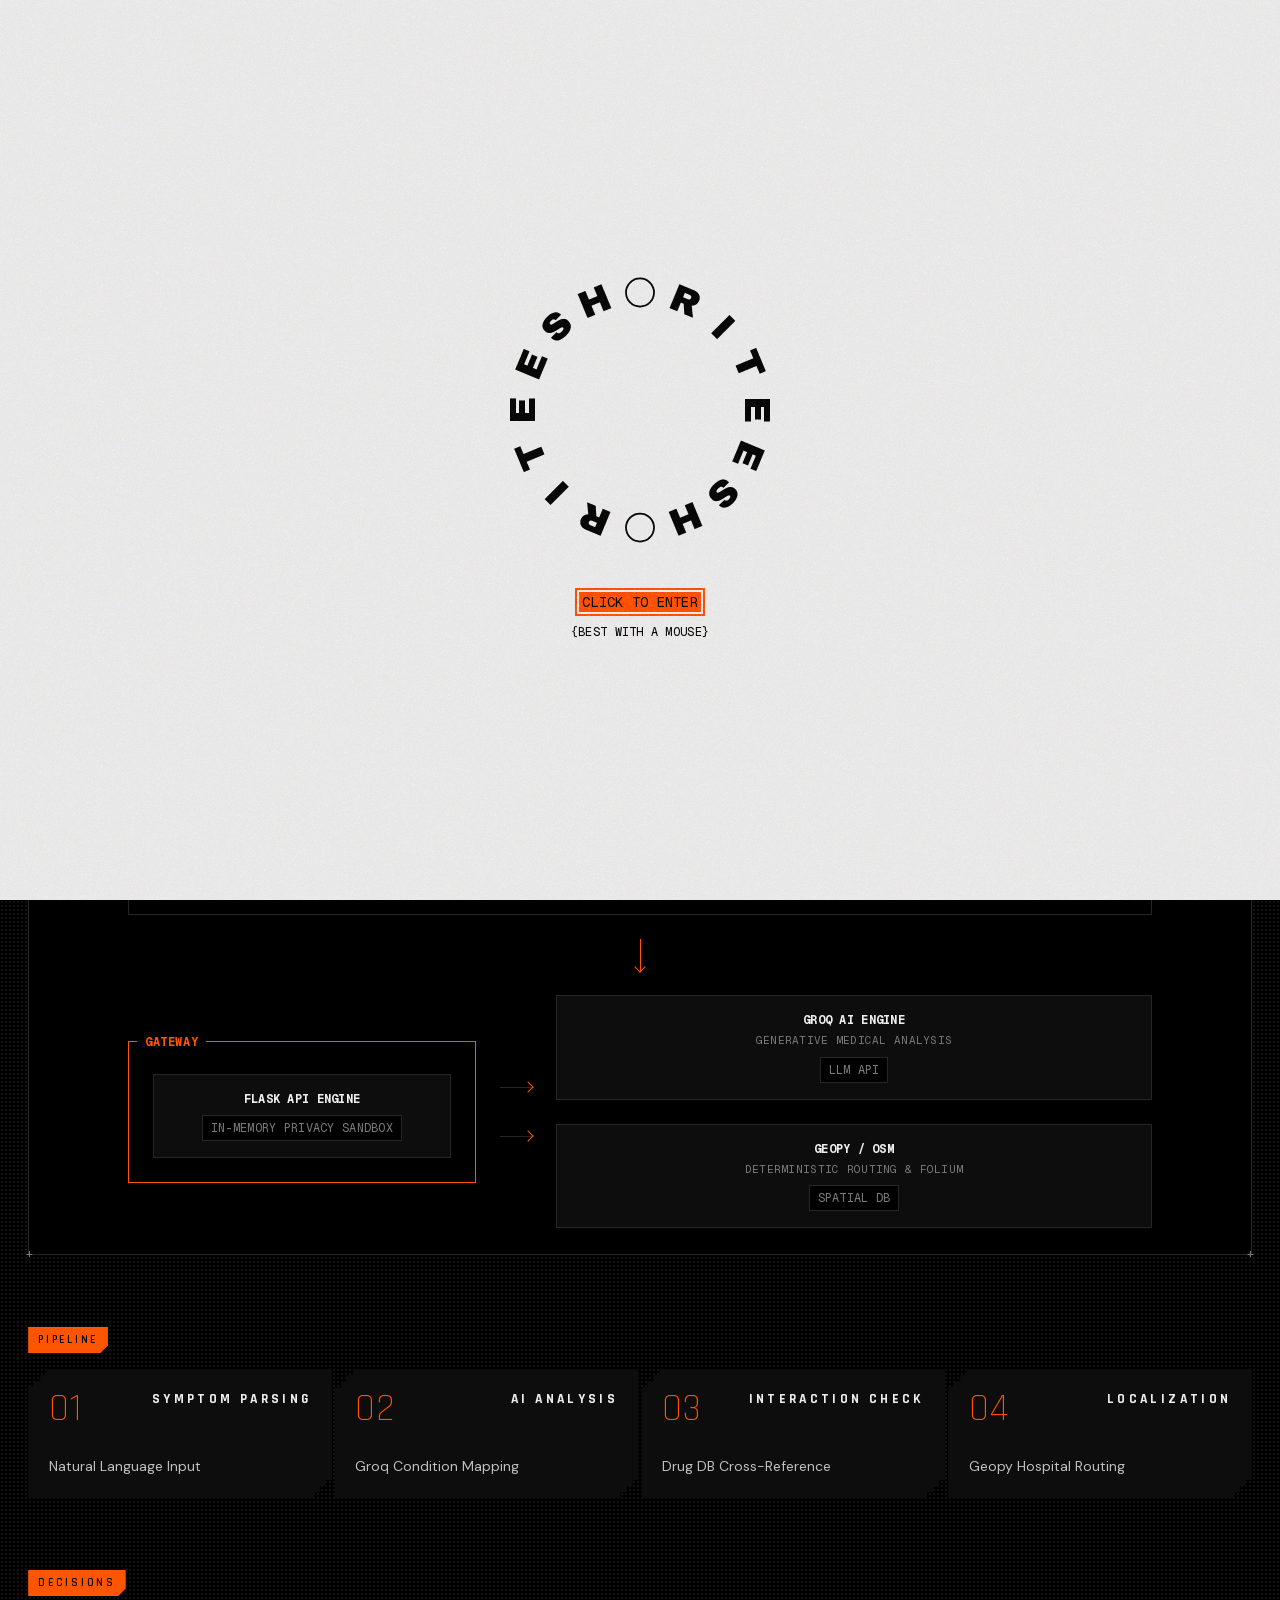
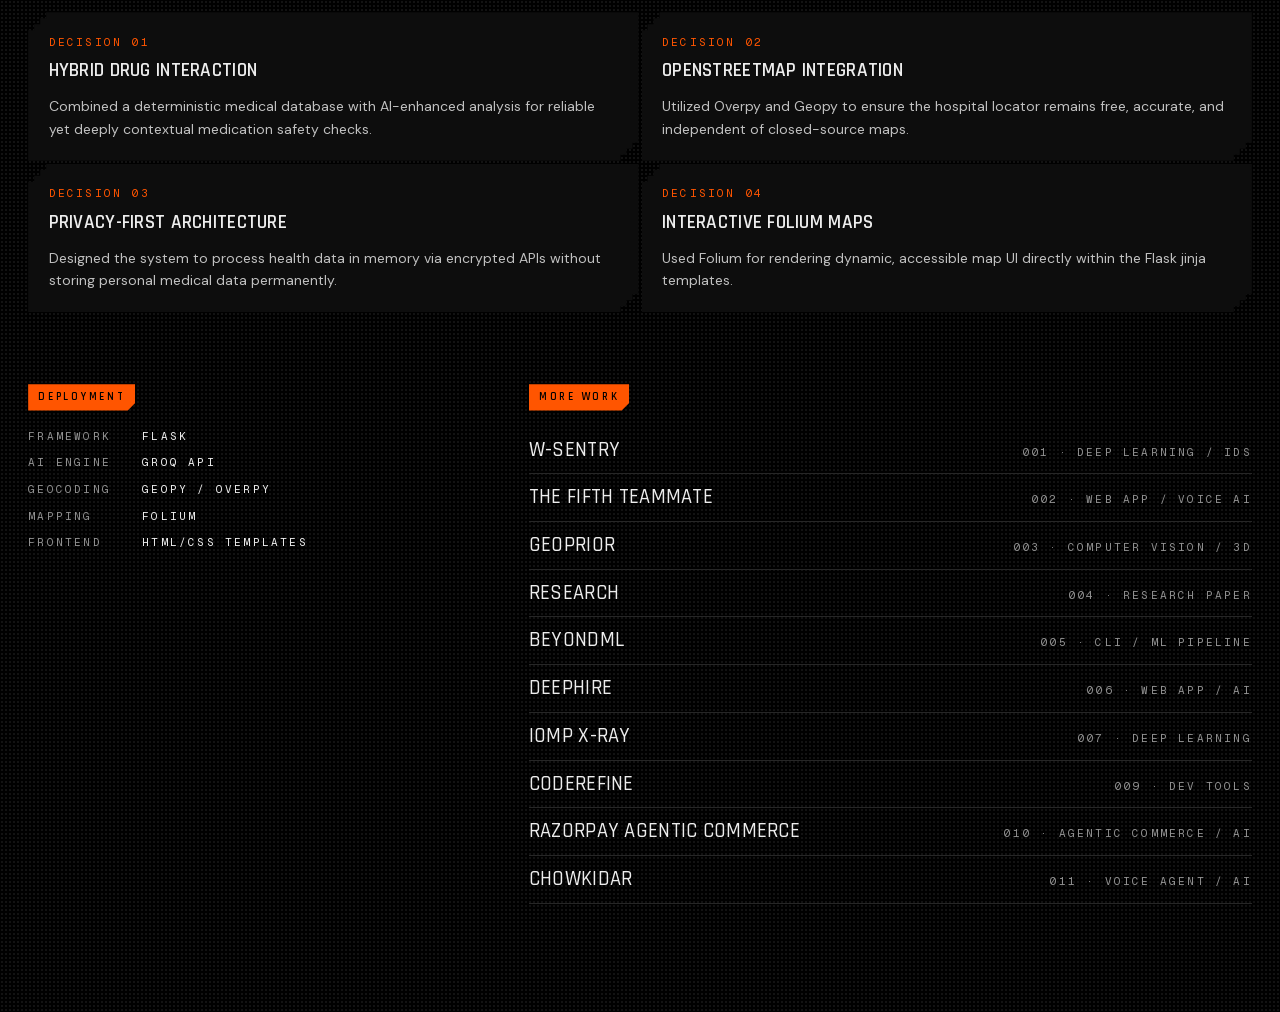
<file: project/chiron2/index.html>
<!DOCTYPE html><!--43F5_h7dYCyXOzy7yZbXa--><html lang="en"><head><meta charSet="utf-8"/><meta name="viewport" content="width=device-width, initial-scale=1"/><link rel="preload" href="/_next/static/media/3206eb66b875a5b3-s.p.e2b99870.woff2" as="font" crossorigin="" type="font/woff2"/><link rel="preload" href="/_next/static/media/5c285b27cdda1fe8-s.p.a62025f2.woff2" as="font" crossorigin="" type="font/woff2"/><link rel="preload" href="/_next/static/media/5e4d537aaa9e154b-s.p.01f07175.woff2" as="font" crossorigin="" type="font/woff2"/><link rel="preload" href="/_next/static/media/797e433ab948586e-s.p.29207c2f.woff2" as="font" crossorigin="" type="font/woff2"/><link rel="preload" href="/_next/static/media/9d8c99ccf2e734e7-s.p.b2ed600c.woff2" as="font" crossorigin="" type="font/woff2"/><link rel="preload" href="/_next/static/media/a079e02bba5bf7ab-s.p.7367eab7.woff2" as="font" crossorigin="" type="font/woff2"/><link rel="preload" href="/_next/static/media/a10c617c9026098c-s.p.ca7c307b.woff2" as="font" crossorigin="" type="font/woff2"/><link rel="preload" href="/_next/static/media/d23f31b94ad01e54-s.p.4b0b0c7e.woff2" as="font" crossorigin="" type="font/woff2"/><link rel="stylesheet" href="/_next/static/chunks/a9cc06f846c58216.css" data-precedence="next"/><link rel="stylesheet" href="/_next/static/chunks/f80a418465f2792e.css" data-precedence="next"/><link rel="preload" as="script" fetchPriority="low" href="/_next/static/chunks/f402a582c136d78f.js"/><script src="/_next/static/chunks/91adb7bdb9870c6a.js" async=""></script><script src="/_next/static/chunks/b7a3780483aba696.js" async=""></script><script src="/_next/static/chunks/3286a90db5baea98.js" async=""></script><script src="/_next/static/chunks/turbopack-1e8106f5658209a5.js" async=""></script><script src="/_next/static/chunks/7fb8e1210722aa96.js" async=""></script><script src="/_next/static/chunks/9efc8c238b36649e.js" async=""></script><script src="/_next/static/chunks/331bcca48c789d08.js" async=""></script><meta name="next-size-adjust" content=""/><title>CHIRON2 — RITEESH THIRUVEEDHULA</title><meta name="description" content="Chiron checks symptoms, manages medications and flags risky drug interactions by pairing a deterministic drug database with Groq-powered analysis. It routes people to nearby hospitals on OpenStreetMap and stores no personal health data. The first version was built in a 24-hour hackathon."/><link rel="icon" href="/icon.png?icon.7b75e9c1.png" sizes="256x256" type="image/png"/><script>try{if(sessionStorage.getItem('rt-intro-seen'))document.documentElement.dataset.intro='done'}catch(e){}</script><script src="/_next/static/chunks/a6dad97d9634a72d.js" noModule=""></script></head><body class="geist_mono_8d43a2aa-module__8Li5zG__variable archivo_black_543ab441-module__92e_sG__variable rajdhani_635f1ec8-module__oWRXIG__variable orbitron_cd47e22e-module__xMtCMG__variable dm_sans_851d885b-module__2r4mZq__variable antialiased"><div hidden=""><!--$--><!--/$--></div><div class="intro fixed inset-0" style="z-index:var(--z-intro)"><div class="absolute inset-0 flex flex-col items-center justify-center gap-8 overflow-hidden bg-paper text-ink"><div class="w-[min(40vw,300px)]"><svg viewBox="0 0 1200 1200" role="img" aria-label="Riteesh" class="logo-spin block w-full"><circle cx="600" cy="130" r="56" fill="none" stroke="currentColor" stroke-width="7" transform="rotate(0 600 600)"></circle><text x="600" y="130" text-anchor="middle" dominant-baseline="central" font-family="var(--font-logo), Arial Black, sans-serif" font-size="150" fill="currentColor" transform="rotate(22.5 600 600)">R</text><text x="600" y="130" text-anchor="middle" dominant-baseline="central" font-family="var(--font-logo), Arial Black, sans-serif" font-size="150" fill="currentColor" transform="rotate(45 600 600)">I</text><text x="600" y="130" text-anchor="middle" dominant-baseline="central" font-family="var(--font-logo), Arial Black, sans-serif" font-size="150" fill="currentColor" transform="rotate(67.5 600 600)">T</text><text x="600" y="130" text-anchor="middle" dominant-baseline="central" font-family="var(--font-logo), Arial Black, sans-serif" font-size="150" fill="currentColor" transform="rotate(90 600 600)">E</text><text x="600" y="130" text-anchor="middle" dominant-baseline="central" font-family="var(--font-logo), Arial Black, sans-serif" font-size="150" fill="currentColor" transform="rotate(112.5 600 600)">E</text><text x="600" y="130" text-anchor="middle" dominant-baseline="central" font-family="var(--font-logo), Arial Black, sans-serif" font-size="150" fill="currentColor" transform="rotate(135 600 600)">S</text><text x="600" y="130" text-anchor="middle" dominant-baseline="central" font-family="var(--font-logo), Arial Black, sans-serif" font-size="150" fill="currentColor" transform="rotate(157.5 600 600)">H</text><circle cx="600" cy="130" r="56" fill="none" stroke="currentColor" stroke-width="7" transform="rotate(180 600 600)"></circle><text x="600" y="130" text-anchor="middle" dominant-baseline="central" font-family="var(--font-logo), Arial Black, sans-serif" font-size="150" fill="currentColor" transform="rotate(202.5 600 600)">R</text><text x="600" y="130" text-anchor="middle" dominant-baseline="central" font-family="var(--font-logo), Arial Black, sans-serif" font-size="150" fill="currentColor" transform="rotate(225 600 600)">I</text><text x="600" y="130" text-anchor="middle" dominant-baseline="central" font-family="var(--font-logo), Arial Black, sans-serif" font-size="150" fill="currentColor" transform="rotate(247.5 600 600)">T</text><text x="600" y="130" text-anchor="middle" dominant-baseline="central" font-family="var(--font-logo), Arial Black, sans-serif" font-size="150" fill="currentColor" transform="rotate(270 600 600)">E</text><text x="600" y="130" text-anchor="middle" dominant-baseline="central" font-family="var(--font-logo), Arial Black, sans-serif" font-size="150" fill="currentColor" transform="rotate(292.5 600 600)">E</text><text x="600" y="130" text-anchor="middle" dominant-baseline="central" font-family="var(--font-logo), Arial Black, sans-serif" font-size="150" fill="currentColor" transform="rotate(315 600 600)">S</text><text x="600" y="130" text-anchor="middle" dominant-baseline="central" font-family="var(--font-logo), Arial Black, sans-serif" font-size="150" fill="currentColor" transform="rotate(337.5 600 600)">H</text></svg></div><div class="flex flex-col items-center gap-3"><button type="button" autofocus="" data-scramble="true" class="hl cursor-pointer px-2 py-1 text-sm">CLICK TO ENTER</button><p class="text-xs">{BEST WITH A MOUSE}</p></div></div></div><div aria-hidden="true" class="fixed inset-0 bg-ink/60" style="z-index:var(--z-menu);opacity:0;visibility:hidden"></div><nav id="site-menu" aria-label="Menu" inert="" class="fixed inset-x-0 top-0 flex min-h-[48vh] flex-col justify-end gap-7 bg-ink px-[2.2vw] pb-[2.4vw] pt-32 text-[13px] font-medium leading-[1.45] text-paper" style="z-index:var(--z-menu);visibility:hidden"><div class="flex flex-wrap items-center gap-x-5 gap-y-2"><span class="w-32 md:w-[22vw]">{LINKS}</span><a data-scramble="true" class="px-1 hover:bg-accent hover:text-ink focus-visible:bg-accent focus-visible:text-ink" href="https://www.linkedin.com/in/riteesh2k6" target="_blank" rel="noopener">LKDN</a><a data-scramble="true" class="px-1 hover:bg-accent hover:text-ink focus-visible:bg-accent focus-visible:text-ink" href="https://github.com/Riteesh-2k6" target="_blank" rel="noopener">GH</a><a data-scramble="true" class="px-1 hover:bg-accent hover:text-ink focus-visible:bg-accent focus-visible:text-ink" href="mailto:riteesh.vnsp@gmail.com">MAIL</a></div><div class="flex flex-wrap items-end justify-between gap-4"><div class="flex items-center gap-x-5"><span class="w-32 md:w-[22vw]">{RESUME}</span><a data-scramble="true" class="px-1 hover:bg-accent hover:text-ink focus-visible:bg-accent focus-visible:text-ink" href="/resume.pdf" target="_blank" rel="noopener">VIEW PDF</a></div><button type="button" data-scramble="true" class="px-1 hover:bg-accent hover:text-ink focus-visible:bg-accent focus-visible:text-ink cursor-pointer">CONTACT</button></div></nav><header class="fixed inset-x-0 top-0 grid grid-cols-[1fr_auto] items-start px-[2.2vw] pt-[max(16px,1.6vw)] text-[11px] leading-[1.7] tracking-[0.2em] text-paper md:grid-cols-5" style="z-index:var(--z-header)"><a href="/" aria-label="Home" data-cursor-label="HOME" class="flex items-center gap-3 self-center"><svg viewBox="0 0 1200 1200" role="img" aria-label="Riteesh" aria-hidden="true" class="logo-spin block w-[max(44px,3.4vw)]"><circle cx="600" cy="130" r="56" fill="none" stroke="currentColor" stroke-width="7" transform="rotate(0 600 600)"></circle><text x="600" y="130" text-anchor="middle" dominant-baseline="central" font-family="var(--font-logo), Arial Black, sans-serif" font-size="150" fill="currentColor" transform="rotate(22.5 600 600)">R</text><text x="600" y="130" text-anchor="middle" dominant-baseline="central" font-family="var(--font-logo), Arial Black, sans-serif" font-size="150" fill="currentColor" transform="rotate(45 600 600)">I</text><text x="600" y="130" text-anchor="middle" dominant-baseline="central" font-family="var(--font-logo), Arial Black, sans-serif" font-size="150" fill="currentColor" transform="rotate(67.5 600 600)">T</text><text x="600" y="130" text-anchor="middle" dominant-baseline="central" font-family="var(--font-logo), Arial Black, sans-serif" font-size="150" fill="currentColor" transform="rotate(90 600 600)">E</text><text x="600" y="130" text-anchor="middle" dominant-baseline="central" font-family="var(--font-logo), Arial Black, sans-serif" font-size="150" fill="currentColor" transform="rotate(112.5 600 600)">E</text><text x="600" y="130" text-anchor="middle" dominant-baseline="central" font-family="var(--font-logo), Arial Black, sans-serif" font-size="150" fill="currentColor" transform="rotate(135 600 600)">S</text><text x="600" y="130" text-anchor="middle" dominant-baseline="central" font-family="var(--font-logo), Arial Black, sans-serif" font-size="150" fill="currentColor" transform="rotate(157.5 600 600)">H</text><circle cx="600" cy="130" r="56" fill="none" stroke="currentColor" stroke-width="7" transform="rotate(180 600 600)"></circle><text x="600" y="130" text-anchor="middle" dominant-baseline="central" font-family="var(--font-logo), Arial Black, sans-serif" font-size="150" fill="currentColor" transform="rotate(202.5 600 600)">R</text><text x="600" y="130" text-anchor="middle" dominant-baseline="central" font-family="var(--font-logo), Arial Black, sans-serif" font-size="150" fill="currentColor" transform="rotate(225 600 600)">I</text><text x="600" y="130" text-anchor="middle" dominant-baseline="central" font-family="var(--font-logo), Arial Black, sans-serif" font-size="150" fill="currentColor" transform="rotate(247.5 600 600)">T</text><text x="600" y="130" text-anchor="middle" dominant-baseline="central" font-family="var(--font-logo), Arial Black, sans-serif" font-size="150" fill="currentColor" transform="rotate(270 600 600)">E</text><text x="600" y="130" text-anchor="middle" dominant-baseline="central" font-family="var(--font-logo), Arial Black, sans-serif" font-size="150" fill="currentColor" transform="rotate(292.5 600 600)">E</text><text x="600" y="130" text-anchor="middle" dominant-baseline="central" font-family="var(--font-logo), Arial Black, sans-serif" font-size="150" fill="currentColor" transform="rotate(315 600 600)">S</text><text x="600" y="130" text-anchor="middle" dominant-baseline="central" font-family="var(--font-logo), Arial Black, sans-serif" font-size="150" fill="currentColor" transform="rotate(337.5 600 600)">H</text></svg><span class="[text-shadow:0_0_6px_#000,0_0_2px_#000] font-tech text-[15px] font-bold tracking-normal">RITEESH VNSP</span></a><p class="hidden self-center md:block"><span class="[text-shadow:0_0_6px_#000,0_0_2px_#000] text-paper/70">PORTFOLIO - <span class="text-paper">V2</span></span></p><div class="hidden gap-5 self-center md:flex"><a href="/project/iomp-xray/" data-scramble="true" data-cursor-label="PREV" class="[text-shadow:0_0_6px_#000,0_0_2px_#000]">PREV</a><a href="/project/coderefine/" data-scramble="true" data-cursor-label="NEXT" class="[text-shadow:0_0_6px_#000,0_0_2px_#000]">NEXT</a></div><p class="hidden text-paper/70 md:block"><span class="[text-shadow:0_0_6px_#000,0_0_2px_#000]">HYDERABAD, IN</span><br/><span class="[text-shadow:0_0_6px_#000,0_0_2px_#000]"> </span></p><div class="flex items-start justify-between gap-4"><p class="hidden text-paper/70 md:block"><span class="[text-shadow:0_0_6px_#000,0_0_2px_#000]">17°23&#x27;06.0&quot;N</span><br/><span class="[text-shadow:0_0_6px_#000,0_0_2px_#000]">78°29&#x27;12.0&quot;E</span></p><button type="button" aria-expanded="false" aria-controls="site-menu" class="relative cursor-pointer bg-surface px-[1.4em] py-[0.6em] font-tech text-[15px] font-bold tracking-normal text-paper"><span aria-hidden="true" class="absolute left-0 top-0 h-2 w-2 border-l-2 border-t-2 border-accent"></span><span aria-hidden="true" class="absolute bottom-0 right-0 h-2 w-2 border-b-2 border-r-2 border-accent"></span><span data-scramble="true">MENU</span></button></div></header><main class="dot-grid relative min-h-screen bg-ink px-[2.2vw] pb-[12vh] pt-[max(96px,15vh)] text-paper"><div aria-hidden="true" class="grid-lines pointer-events-none fixed inset-0 [--grid-line:rgb(255_255_255/0.07)]"></div><div aria-hidden="true" class="pointer-events-none fixed inset-x-0 top-0 z-30 h-[12vh] bg-gradient-to-b from-ink from-40% to-transparent"></div><div class="relative"><header class="grid items-end gap-x-[2.2vw] gap-y-8 lg:grid-cols-5"><div class="lg:col-span-3"><div class="flex items-center gap-4"><span class="notch inline-block bg-accent px-[0.9em] py-[0.35em] font-tech font-semibold tracking-[0.25em] text-ink text-[11px] leading-[1.7] tracking-[0.2em]">008 / 011</span><span class="flex items-center gap-2 text-paper/70 text-[11px] leading-[1.7] tracking-[0.2em]"><span class="inline-block h-2 w-2 bg-accent"></span>ACTIVE</span></div><h1 class="mt-3 font-tech text-[clamp(48px,7vw,140px)] font-light leading-[0.85]">CHIRON2</h1><p class="mt-3 text-paper/70 text-[11px] leading-[1.7] tracking-[0.2em]">AI HEALTHCARE ASSISTANT</p><p class="mt-6 max-w-[62ch] font-body text-[clamp(14px,1.05vw,18px)] font-normal normal-case leading-[1.6] tracking-normal text-paper/80">Chiron checks symptoms, manages medications and flags risky drug interactions by pairing a deterministic drug database with Groq-powered analysis. It routes people to nearby hospitals on OpenStreetMap and stores no personal health data. The first version was built in a 24-hour hackathon.</p></div><div class="lg:col-span-2"><dl class="grid grid-cols-[minmax(90px,auto)_1fr] gap-x-6 gap-y-2 text-[11px] leading-[1.7] tracking-[0.2em]"><div class="contents"><dt class="text-paper/60">TYPE</dt><dd>WEB PLATFORM</dd></div><div class="contents"><dt class="text-paper/60">USERS</dt><dd>PATIENTS</dd></div><div class="contents"><dt class="text-paper/60">STACK</dt><dd>FLASK + GROQ</dd></div><div class="contents"><dt class="text-paper/60">LAUNCH</dt><dd>2026</dd></div><div class="contents"><dt class="text-paper/60">VERSION</dt><dd>2.0</dd></div></dl></div></header><section class="mt-[6vh] grid grid-cols-3 gap-[3px]"><article class="pixel-corners bg-surface p-[clamp(16px,1.6vw,28px)] flex min-h-[clamp(140px,22vh,240px)] flex-col justify-between"><p class="text-right font-tech text-[clamp(12px,1.05vw,19px)] font-bold tracking-[0.25em] whitespace-pre-line">Core
Services</p><p class="font-tech text-[clamp(36px,4.6vw,96px)] font-medium leading-none">4</p></article><article class="pixel-corners bg-surface p-[clamp(16px,1.6vw,28px)] flex min-h-[clamp(140px,22vh,240px)] flex-col justify-between"><p class="text-right font-tech text-[clamp(12px,1.05vw,19px)] font-bold tracking-[0.25em] whitespace-pre-line">Data
Stored</p><p class="font-tech text-[clamp(36px,4.6vw,96px)] font-medium leading-none">0</p></article><article class="pixel-corners bg-surface p-[clamp(16px,1.6vw,28px)] flex min-h-[clamp(140px,22vh,240px)] flex-col justify-between"><p class="text-right font-tech text-[clamp(12px,1.05vw,19px)] font-bold tracking-[0.25em] whitespace-pre-line">OSM
Mapped</p><p class="font-tech text-[clamp(36px,4.6vw,96px)] font-medium leading-none">100%</p></article></section><section class="mt-[8vh]"><span class="notch inline-block bg-accent px-[0.9em] py-[0.35em] font-tech font-semibold tracking-[0.25em] text-ink text-[11px] leading-[1.7] tracking-[0.2em]">SYSTEM ARCHITECTURE</span><div class="relative border border-line mt-4 bg-ink"><span aria-hidden="true" class="absolute left-0 top-0 -translate-x-1/2 -translate-y-1/2 text-[12px] leading-none text-dim">+</span><span aria-hidden="true" class="absolute right-0 top-0 translate-x-1/2 -translate-y-1/2 text-[12px] leading-none text-dim">+</span><span aria-hidden="true" class="absolute bottom-0 left-0 -translate-x-1/2 translate-y-1/2 text-[12px] leading-none text-dim">+</span><span aria-hidden="true" class="absolute bottom-0 right-0 translate-x-1/2 translate-y-1/2 text-[12px] leading-none text-dim">+</span><div class="overflow-x-auto p-[clamp(16px,2vw,32px)]"><div class="min-w-[700px] text-[11px]"><div class="flex flex-col gap-6 w-full max-w-5xl mx-auto font-pixel"><div class="flex flex-col md:flex-row gap-4 items-stretch md:items-center border border-border p-6 pt-8 relative bg-background"><div class="absolute -top-2 left-2 px-2 bg-background text-burnt-amber text-xs tracking-wider font-bold">CLIENT SERVICES</div><div style="flex-grow:1;flex-basis:0" class="border border-border p-4 text-center bg-surface break-words"><div class="text-primary text-xs font-bold mb-1">Symptom Checker</div><div class="text-[11px] text-secondary">NLP Triage</div></div><div style="flex-grow:1;flex-basis:0" class="border border-border p-4 text-center bg-surface break-words"><div class="text-primary text-xs font-bold mb-1">Drug Interactions</div><div class="text-[11px] text-secondary">Safety Cross-Ref</div></div><div style="flex-grow:1;flex-basis:0" class="border border-border p-4 text-center bg-surface break-words"><div class="text-primary text-xs font-bold mb-1">Hospital Locator</div><div class="text-[11px] text-secondary">Geo-Spatial Search</div></div></div><div class="hidden md:flex justify-center"><div class="w-[1px] h-8 bg-burnt-amber relative"><div class="absolute bottom-0 -left-1 w-2 h-2 border-b border-r border-burnt-amber rotate-45"></div></div></div><div class="flex flex-col md:flex-row gap-4 items-stretch md:items-center"><div style="flex-grow:1;flex-basis:0" class="flex flex-col gap-6 border border-burnt-amber p-6 pt-8 relative bg-background"><div class="absolute -top-2 left-2 px-2 bg-background text-burnt-amber text-xs tracking-wider font-bold">GATEWAY</div><div class="border border-border p-4 text-center bg-surface break-words"><div class="text-primary text-xs font-bold mb-1">Flask API Engine</div><div class="flex flex-wrap gap-2 justify-center mt-2"><span class="border border-border bg-background px-2 py-1 text-xs text-secondary">In-Memory Privacy Sandbox</span></div></div></div><div class="flex flex-col gap-6 hidden md:flex md:items-center md:justify-center md:gap-12 md:w-12"><div class="hidden md:block w-8 h-[1px] bg-border relative shrink-0"><div class="absolute right-0 -top-1 w-2 h-2 border-t border-r border-burnt-amber rotate-45"></div></div><div class="hidden md:block w-8 h-[1px] bg-border relative shrink-0"><div class="absolute right-0 -top-1 w-2 h-2 border-t border-r border-burnt-amber rotate-45"></div></div></div><div style="flex-grow:2;flex-basis:0" class="flex flex-col gap-6"><div class="border border-border p-4 text-center bg-surface break-words"><div class="text-primary text-xs font-bold mb-1">Groq AI Engine</div><div class="text-[11px] text-secondary">Generative Medical Analysis</div><div class="flex flex-wrap gap-2 justify-center mt-2"><span class="border border-border bg-background px-2 py-1 text-xs text-secondary">LLM API</span></div></div><div class="border border-border p-4 text-center bg-surface break-words"><div class="text-primary text-xs font-bold mb-1">Geopy / OSM</div><div class="text-[11px] text-secondary">Deterministic Routing &amp; Folium</div><div class="flex flex-wrap gap-2 justify-center mt-2"><span class="border border-border bg-background px-2 py-1 text-xs text-secondary">SPATIAL DB</span></div></div></div></div></div></div></div></div></section><section class="mt-[8vh]"><span class="notch inline-block bg-accent px-[0.9em] py-[0.35em] font-tech font-semibold tracking-[0.25em] text-ink text-[11px] leading-[1.7] tracking-[0.2em]">PIPELINE</span><ol class="mt-4 grid gap-[3px] sm:grid-cols-2 lg:grid-cols-4"><li class="pixel-corners bg-surface p-[clamp(16px,1.6vw,28px)]"><div class="flex items-start justify-between"><span class="font-tech text-[clamp(32px,3vw,56px)] font-light leading-none text-accent">01</span><p class="text-right font-tech text-[clamp(12px,1.05vw,19px)] font-bold tracking-[0.25em]">Symptom Parsing</p></div><p class="mt-[clamp(20px,3vh,40px)] font-body text-[clamp(14px,1.05vw,18px)] font-normal normal-case leading-[1.6] tracking-normal text-paper/80">Natural Language Input</p></li><li class="pixel-corners bg-surface p-[clamp(16px,1.6vw,28px)]"><div class="flex items-start justify-between"><span class="font-tech text-[clamp(32px,3vw,56px)] font-light leading-none text-accent">02</span><p class="text-right font-tech text-[clamp(12px,1.05vw,19px)] font-bold tracking-[0.25em]">AI Analysis</p></div><p class="mt-[clamp(20px,3vh,40px)] font-body text-[clamp(14px,1.05vw,18px)] font-normal normal-case leading-[1.6] tracking-normal text-paper/80">Groq Condition Mapping</p></li><li class="pixel-corners bg-surface p-[clamp(16px,1.6vw,28px)]"><div class="flex items-start justify-between"><span class="font-tech text-[clamp(32px,3vw,56px)] font-light leading-none text-accent">03</span><p class="text-right font-tech text-[clamp(12px,1.05vw,19px)] font-bold tracking-[0.25em]">Interaction Check</p></div><p class="mt-[clamp(20px,3vh,40px)] font-body text-[clamp(14px,1.05vw,18px)] font-normal normal-case leading-[1.6] tracking-normal text-paper/80">Drug DB Cross-Reference</p></li><li class="pixel-corners bg-surface p-[clamp(16px,1.6vw,28px)]"><div class="flex items-start justify-between"><span class="font-tech text-[clamp(32px,3vw,56px)] font-light leading-none text-accent">04</span><p class="text-right font-tech text-[clamp(12px,1.05vw,19px)] font-bold tracking-[0.25em]">Localization</p></div><p class="mt-[clamp(20px,3vh,40px)] font-body text-[clamp(14px,1.05vw,18px)] font-normal normal-case leading-[1.6] tracking-normal text-paper/80">Geopy Hospital Routing</p></li></ol></section><section class="mt-[8vh]"><span class="notch inline-block bg-accent px-[0.9em] py-[0.35em] font-tech font-semibold tracking-[0.25em] text-ink text-[11px] leading-[1.7] tracking-[0.2em]">DECISIONS</span><ul class="mt-4 grid gap-[3px] md:grid-cols-2"><li class="pixel-corners bg-surface p-[clamp(16px,1.6vw,28px)]"><p class="text-accent text-[11px] leading-[1.7] tracking-[0.2em]">DECISION 01</p><h3 class="mt-2 font-tech text-[clamp(18px,1.5vw,28px)] font-semibold leading-tight">Hybrid Drug Interaction</h3><p class="mt-3 font-body text-[clamp(14px,1.05vw,18px)] font-normal normal-case leading-[1.6] tracking-normal text-paper/80">Combined a deterministic medical database with AI-enhanced analysis for reliable yet deeply contextual medication safety checks.</p></li><li class="pixel-corners bg-surface p-[clamp(16px,1.6vw,28px)]"><p class="text-accent text-[11px] leading-[1.7] tracking-[0.2em]">DECISION 02</p><h3 class="mt-2 font-tech text-[clamp(18px,1.5vw,28px)] font-semibold leading-tight">OpenStreetMap Integration</h3><p class="mt-3 font-body text-[clamp(14px,1.05vw,18px)] font-normal normal-case leading-[1.6] tracking-normal text-paper/80">Utilized Overpy and Geopy to ensure the hospital locator remains free, accurate, and independent of closed-source maps.</p></li><li class="pixel-corners bg-surface p-[clamp(16px,1.6vw,28px)]"><p class="text-accent text-[11px] leading-[1.7] tracking-[0.2em]">DECISION 03</p><h3 class="mt-2 font-tech text-[clamp(18px,1.5vw,28px)] font-semibold leading-tight">Privacy-First Architecture</h3><p class="mt-3 font-body text-[clamp(14px,1.05vw,18px)] font-normal normal-case leading-[1.6] tracking-normal text-paper/80">Designed the system to process health data in memory via encrypted APIs without storing personal medical data permanently.</p></li><li class="pixel-corners bg-surface p-[clamp(16px,1.6vw,28px)]"><p class="text-accent text-[11px] leading-[1.7] tracking-[0.2em]">DECISION 04</p><h3 class="mt-2 font-tech text-[clamp(18px,1.5vw,28px)] font-semibold leading-tight">Interactive Folium Maps</h3><p class="mt-3 font-body text-[clamp(14px,1.05vw,18px)] font-normal normal-case leading-[1.6] tracking-normal text-paper/80">Used Folium for rendering dynamic, accessible map UI directly within the Flask jinja templates.</p></li></ul></section><section class="mt-[8vh] grid gap-[6vh] lg:grid-cols-5 lg:gap-[2.2vw]"><div class="lg:col-span-2"><span class="notch inline-block bg-accent px-[0.9em] py-[0.35em] font-tech font-semibold tracking-[0.25em] text-ink text-[11px] leading-[1.7] tracking-[0.2em]">DEPLOYMENT</span><div class="mt-4"><dl class="grid grid-cols-[minmax(90px,auto)_1fr] gap-x-6 gap-y-2 text-[11px] leading-[1.7] tracking-[0.2em]"><div class="contents"><dt class="text-paper/60">FRAMEWORK</dt><dd>Flask</dd></div><div class="contents"><dt class="text-paper/60">AI ENGINE</dt><dd>Groq API</dd></div><div class="contents"><dt class="text-paper/60">GEOCODING</dt><dd>Geopy / Overpy</dd></div><div class="contents"><dt class="text-paper/60">MAPPING</dt><dd>Folium</dd></div><div class="contents"><dt class="text-paper/60">FRONTEND</dt><dd>HTML/CSS Templates</dd></div></dl></div></div><div class="lg:col-span-3"><span class="notch inline-block bg-accent px-[0.9em] py-[0.35em] font-tech font-semibold tracking-[0.25em] text-ink text-[11px] leading-[1.7] tracking-[0.2em]">MORE WORK</span><ul class="mt-4"><li class="flex items-baseline justify-between gap-4 border-b border-line py-2"><a href="/project/w-sentry/" data-scramble="true" data-cursor-label="OPEN" class="font-tech text-[clamp(18px,1.6vw,30px)] font-medium transition-colors hover:text-accent">W-SENTRY</a><span class="text-paper/60 text-[11px] leading-[1.7] tracking-[0.2em]">001 · DEEP LEARNING / IDS</span></li><li class="flex items-baseline justify-between gap-4 border-b border-line py-2"><a href="/project/the-fifth-teammate/" data-scramble="true" data-cursor-label="OPEN" class="font-tech text-[clamp(18px,1.6vw,30px)] font-medium transition-colors hover:text-accent">THE FIFTH TEAMMATE</a><span class="text-paper/60 text-[11px] leading-[1.7] tracking-[0.2em]">002 · WEB APP / VOICE AI</span></li><li class="flex items-baseline justify-between gap-4 border-b border-line py-2"><a href="/project/geoprior/" data-scramble="true" data-cursor-label="OPEN" class="font-tech text-[clamp(18px,1.6vw,30px)] font-medium transition-colors hover:text-accent">GEOPRIOR</a><span class="text-paper/60 text-[11px] leading-[1.7] tracking-[0.2em]">003 · COMPUTER VISION / 3D</span></li><li class="flex items-baseline justify-between gap-4 border-b border-line py-2"><a href="/project/research-paper/" data-scramble="true" data-cursor-label="OPEN" class="font-tech text-[clamp(18px,1.6vw,30px)] font-medium transition-colors hover:text-accent">RESEARCH</a><span class="text-paper/60 text-[11px] leading-[1.7] tracking-[0.2em]">004 · RESEARCH PAPER</span></li><li class="flex items-baseline justify-between gap-4 border-b border-line py-2"><a href="/project/beyondml/" data-scramble="true" data-cursor-label="OPEN" class="font-tech text-[clamp(18px,1.6vw,30px)] font-medium transition-colors hover:text-accent">BEYONDML</a><span class="text-paper/60 text-[11px] leading-[1.7] tracking-[0.2em]">005 · CLI / ML PIPELINE</span></li><li class="flex items-baseline justify-between gap-4 border-b border-line py-2"><a href="/project/deephire/" data-scramble="true" data-cursor-label="OPEN" class="font-tech text-[clamp(18px,1.6vw,30px)] font-medium transition-colors hover:text-accent">DEEPHIRE</a><span class="text-paper/60 text-[11px] leading-[1.7] tracking-[0.2em]">006 · WEB APP / AI</span></li><li class="flex items-baseline justify-between gap-4 border-b border-line py-2"><a href="/project/iomp-xray/" data-scramble="true" data-cursor-label="OPEN" class="font-tech text-[clamp(18px,1.6vw,30px)] font-medium transition-colors hover:text-accent">IOMP X-RAY</a><span class="text-paper/60 text-[11px] leading-[1.7] tracking-[0.2em]">007 · DEEP LEARNING</span></li><li class="flex items-baseline justify-between gap-4 border-b border-line py-2"><a href="/project/coderefine/" data-scramble="true" data-cursor-label="OPEN" class="font-tech text-[clamp(18px,1.6vw,30px)] font-medium transition-colors hover:text-accent">CODEREFINE</a><span class="text-paper/60 text-[11px] leading-[1.7] tracking-[0.2em]">009 · DEV TOOLS</span></li><li class="flex items-baseline justify-between gap-4 border-b border-line py-2"><a href="/project/razorpay-agentic-commerce/" data-scramble="true" data-cursor-label="OPEN" class="font-tech text-[clamp(18px,1.6vw,30px)] font-medium transition-colors hover:text-accent">RAZORPAY AGENTIC COMMERCE</a><span class="text-paper/60 text-[11px] leading-[1.7] tracking-[0.2em]">010 · AGENTIC COMMERCE / AI</span></li><li class="flex items-baseline justify-between gap-4 border-b border-line py-2"><a href="/project/chowkidar/" data-scramble="true" data-cursor-label="OPEN" class="font-tech text-[clamp(18px,1.6vw,30px)] font-medium transition-colors hover:text-accent">CHOWKIDAR</a><span class="text-paper/60 text-[11px] leading-[1.7] tracking-[0.2em]">011 · VOICE AGENT / AI</span></li></ul></div></section></div></main><!--$--><!--/$--><canvas aria-hidden="true" class="pointer-events-none fixed inset-0 h-screen w-screen" style="z-index:var(--z-transition)"></canvas><script src="/_next/static/chunks/f402a582c136d78f.js" id="_R_" async=""></script><script>(self.__next_f=self.__next_f||[]).push([0])</script><script>self.__next_f.push([1,"1:\"$Sreact.fragment\"\n2:I[65971,[\"/_next/static/chunks/7fb8e1210722aa96.js\",\"/_next/static/chunks/9efc8c238b36649e.js\"],\"default\"]\n3:I[34380,[\"/_next/static/chunks/7fb8e1210722aa96.js\",\"/_next/static/chunks/9efc8c238b36649e.js\"],\"default\"]\n4:I[57097,[\"/_next/static/chunks/7fb8e1210722aa96.js\",\"/_next/static/chunks/9efc8c238b36649e.js\"],\"default\"]\n5:I[84934,[\"/_next/static/chunks/7fb8e1210722aa96.js\",\"/_next/static/chunks/9efc8c238b36649e.js\"],\"TransitionProvider\"]\n6:I[40120,[\"/_next/static/chunks/7fb8e1210722aa96.js\",\"/_next/static/chunks/9efc8c238b36649e.js\"],\"default\"]\n7:I[47048,[\"/_next/static/chunks/7fb8e1210722aa96.js\",\"/_next/static/chunks/9efc8c238b36649e.js\"],\"default\"]\n8:I[39756,[\"/_next/static/chunks/331bcca48c789d08.js\"],\"default\"]\n9:I[37457,[\"/_next/static/chunks/331bcca48c789d08.js\"],\"default\"]\nb:I[97367,[\"/_next/static/chunks/331bcca48c789d08.js\"],\"OutletBoundary\"]\nd:I[11533,[\"/_next/static/chunks/331bcca48c789d08.js\"],\"AsyncMetadataOutlet\"]\nf:I[97367,[\"/_next/static/chunks/331bcca48c789d08.js\"],\"ViewportBoundary\"]\n11:I[97367,[\"/_next/static/chunks/331bcca48c789d08.js\"],\"MetadataBoundary\"]\n12:\"$Sreact.suspense\"\n14:I[68027,[\"/_next/static/chunks/7fb8e1210722aa96.js\",\"/_next/static/chunks/9efc8c238b36649e.js\"],\"default\"]\n:HL[\"/_next/static/chunks/a9cc06f846c58216.css\",\"style\"]\n:HL[\"/_next/static/chunks/f80a418465f2792e.css\",\"style\"]\n:HL[\"/_next/static/media/3206eb66b875a5b3-s.p.e2b99870.woff2\",\"font\",{\"crossOrigin\":\"\",\"type\":\"font/woff2\"}]\n:HL[\"/_next/static/media/5c285b27cdda1fe8-s.p.a62025f2.woff2\",\"font\",{\"crossOrigin\":\"\",\"type\":\"font/woff2\"}]\n:HL[\"/_next/static/media/5e4d537aaa9e154b-s.p.01f07175.woff2\",\"font\",{\"crossOrigin\":\"\",\"type\":\"font/woff2\"}]\n:HL[\"/_next/static/media/797e433ab948586e-s.p.29207c2f.woff2\",\"font\",{\"crossOrigin\":\"\",\"type\":\"font/woff2\"}]\n:HL[\"/_next/static/media/9d8c99ccf2e734e7-s.p.b2ed600c.woff2\",\"font\",{\"crossOrigin\":\"\",\"type\":\"font/woff2\"}]\n:HL[\"/_next/static/media/a079e02bba5bf7ab-s.p.7367eab7.woff2\",\"font\",{\"crossOrigin\":\"\",\"type\":\"font/woff2\"}]\n:HL[\"/_next/static/media/a10"])</script><script>self.__next_f.push([1,"c617c9026098c-s.p.ca7c307b.woff2\",\"font\",{\"crossOrigin\":\"\",\"type\":\"font/woff2\"}]\n:HL[\"/_next/static/media/d23f31b94ad01e54-s.p.4b0b0c7e.woff2\",\"font\",{\"crossOrigin\":\"\",\"type\":\"font/woff2\"}]\n"])</script><script>self.__next_f.push([1,"0:{\"P\":null,\"b\":\"43F5_h7dYCyXOzy7yZbXa\",\"p\":\"\",\"c\":[\"\",\"project\",\"chiron2\",\"\"],\"i\":false,\"f\":[[[\"\",{\"children\":[\"project\",{\"children\":[[\"slug\",\"chiron2\",\"d\"],{\"children\":[\"__PAGE__\",{}]}]}]},\"$undefined\",\"$undefined\",true],[\"\",[\"$\",\"$1\",\"c\",{\"children\":[[[\"$\",\"link\",\"0\",{\"rel\":\"stylesheet\",\"href\":\"/_next/static/chunks/a9cc06f846c58216.css\",\"precedence\":\"next\",\"crossOrigin\":\"$undefined\",\"nonce\":\"$undefined\"}],[\"$\",\"link\",\"1\",{\"rel\":\"stylesheet\",\"href\":\"/_next/static/chunks/f80a418465f2792e.css\",\"precedence\":\"next\",\"crossOrigin\":\"$undefined\",\"nonce\":\"$undefined\"}],[\"$\",\"script\",\"script-0\",{\"src\":\"/_next/static/chunks/7fb8e1210722aa96.js\",\"async\":true,\"nonce\":\"$undefined\"}],[\"$\",\"script\",\"script-1\",{\"src\":\"/_next/static/chunks/9efc8c238b36649e.js\",\"async\":true,\"nonce\":\"$undefined\"}]],[\"$\",\"html\",null,{\"lang\":\"en\",\"suppressHydrationWarning\":true,\"children\":[[\"$\",\"head\",null,{\"children\":[\"$\",\"script\",null,{\"dangerouslySetInnerHTML\":{\"__html\":\"try{if(sessionStorage.getItem('rt-intro-seen'))document.documentElement.dataset.intro='done'}catch(e){}\"}}]}],[\"$\",\"body\",null,{\"className\":\"geist_mono_8d43a2aa-module__8Li5zG__variable archivo_black_543ab441-module__92e_sG__variable rajdhani_635f1ec8-module__oWRXIG__variable orbitron_cd47e22e-module__xMtCMG__variable dm_sans_851d885b-module__2r4mZq__variable antialiased\",\"children\":[[\"$\",\"$L2\",null,{}],[\"$\",\"$L3\",null,{}],[\"$\",\"$L4\",null,{\"targetSelector\":\"a, button, [role='button'], [data-cursor-label]\",\"matchRadius\":false}],[\"$\",\"$L5\",null,{\"children\":[[\"$\",\"$L6\",null,{}],[\"$\",\"$L7\",null,{}],[\"$\",\"$L8\",null,{\"parallelRouterKey\":\"children\",\"error\":\"$undefined\",\"errorStyles\":\"$undefined\",\"errorScripts\":\"$undefined\",\"template\":[\"$\",\"$L9\",null,{}],\"templateStyles\":\"$undefined\",\"templateScripts\":\"$undefined\",\"notFound\":[[[\"$\",\"title\",null,{\"children\":\"404: This page could not be found.\"}],[\"$\",\"div\",null,{\"style\":{\"fontFamily\":\"system-ui,\\\"Segoe UI\\\",Roboto,Helvetica,Arial,sans-serif,\\\"Apple Color Emoji\\\",\\\"Segoe UI Emoji\\\"\",\"height\":\"100vh\",\"textAlign\":\"center\",\"display\":\"flex\",\"flexDirection\":\"column\",\"alignItems\":\"center\",\"justifyContent\":\"center\"},\"children\":[\"$\",\"div\",null,{\"children\":[[\"$\",\"style\",null,{\"dangerouslySetInnerHTML\":{\"__html\":\"body{color:#000;background:#fff;margin:0}.next-error-h1{border-right:1px solid rgba(0,0,0,.3)}@media (prefers-color-scheme:dark){body{color:#fff;background:#000}.next-error-h1{border-right:1px solid rgba(255,255,255,.3)}}\"}}],[\"$\",\"h1\",null,{\"className\":\"next-error-h1\",\"style\":{\"display\":\"inline-block\",\"margin\":\"0 20px 0 0\",\"padding\":\"0 23px 0 0\",\"fontSize\":24,\"fontWeight\":500,\"verticalAlign\":\"top\",\"lineHeight\":\"49px\"},\"children\":404}],[\"$\",\"div\",null,{\"style\":{\"display\":\"inline-block\"},\"children\":[\"$\",\"h2\",null,{\"style\":{\"fontSize\":14,\"fontWeight\":400,\"lineHeight\":\"49px\",\"margin\":0},\"children\":\"This page could not be found.\"}]}]]}]}]],[]],\"forbidden\":\"$undefined\",\"unauthorized\":\"$undefined\"}]]}]]}]]}]]}],{\"children\":[\"project\",[\"$\",\"$1\",\"c\",{\"children\":[null,[\"$\",\"$L8\",null,{\"parallelRouterKey\":\"children\",\"error\":\"$undefined\",\"errorStyles\":\"$undefined\",\"errorScripts\":\"$undefined\",\"template\":[\"$\",\"$L9\",null,{}],\"templateStyles\":\"$undefined\",\"templateScripts\":\"$undefined\",\"notFound\":\"$undefined\",\"forbidden\":\"$undefined\",\"unauthorized\":\"$undefined\"}]]}],{\"children\":[[\"slug\",\"chiron2\",\"d\"],[\"$\",\"$1\",\"c\",{\"children\":[null,[\"$\",\"$L8\",null,{\"parallelRouterKey\":\"children\",\"error\":\"$undefined\",\"errorStyles\":\"$undefined\",\"errorScripts\":\"$undefined\",\"template\":[\"$\",\"$L9\",null,{}],\"templateStyles\":\"$undefined\",\"templateScripts\":\"$undefined\",\"notFound\":\"$undefined\",\"forbidden\":\"$undefined\",\"unauthorized\":\"$undefined\"}]]}],{\"children\":[\"__PAGE__\",[\"$\",\"$1\",\"c\",{\"children\":[\"$La\",null,[\"$\",\"$Lb\",null,{\"children\":[\"$Lc\",[\"$\",\"$Ld\",null,{\"promise\":\"$@e\"}]]}]]}],{},null,false]},null,false]},null,false]},null,false],[\"$\",\"$1\",\"h\",{\"children\":[null,[[\"$\",\"$Lf\",null,{\"children\":\"$L10\"}],[\"$\",\"meta\",null,{\"name\":\"next-size-adjust\",\"content\":\"\"}]],[\"$\",\"$L11\",null,{\"children\":[\"$\",\"div\",null,{\"hidden\":true,\"children\":[\"$\",\"$12\",null,{\"fallback\":null,\"children\":\"$L13\"}]}]}]]}],false]],\"m\":\"$undefined\",\"G\":[\"$14\",[[\"$\",\"link\",\"0\",{\"rel\":\"stylesheet\",\"href\":\"/_next/static/chunks/a9cc06f846c58216.css\",\"precedence\":\"next\",\"crossOrigin\":\"$undefined\",\"nonce\":\"$undefined\"}],[\"$\",\"link\",\"1\",{\"rel\":\"stylesheet\",\"href\":\"/_next/static/chunks/f80a418465f2792e.css\",\"precedence\":\"next\",\"crossOrigin\":\"$undefined\",\"nonce\":\"$undefined\"}]]],\"s\":false,\"S\":true}\n"])</script><script>self.__next_f.push([1,"a:[\"$\",\"main\",null,{\"className\":\"dot-grid relative min-h-screen bg-ink px-[2.2vw] pb-[12vh] pt-[max(96px,15vh)] text-paper\",\"children\":[[\"$\",\"div\",null,{\"aria-hidden\":true,\"className\":\"grid-lines pointer-events-none fixed inset-0 [--grid-line:rgb(255_255_255/0.07)]\"}],[\"$\",\"div\",null,{\"aria-hidden\":true,\"className\":\"pointer-events-none fixed inset-x-0 top-0 z-30 h-[12vh] bg-gradient-to-b from-ink from-40% to-transparent\"}],[\"$\",\"div\",null,{\"className\":\"relative\",\"children\":[[\"$\",\"header\",null,{\"className\":\"grid items-end gap-x-[2.2vw] gap-y-8 lg:grid-cols-5\",\"children\":[[\"$\",\"div\",null,{\"className\":\"lg:col-span-3\",\"children\":[[\"$\",\"div\",null,{\"className\":\"flex items-center gap-4\",\"children\":[[\"$\",\"span\",null,{\"className\":\"notch inline-block bg-accent px-[0.9em] py-[0.35em] font-tech font-semibold tracking-[0.25em] text-ink text-[11px] leading-[1.7] tracking-[0.2em]\",\"children\":\"008 / 011\"}],[\"$\",\"span\",null,{\"className\":\"flex items-center gap-2 text-paper/70 text-[11px] leading-[1.7] tracking-[0.2em]\",\"children\":[[\"$\",\"span\",null,{\"className\":\"inline-block h-2 w-2 bg-accent\"}],\"ACTIVE\"]}]]}],[\"$\",\"h1\",null,{\"className\":\"mt-3 font-tech text-[clamp(48px,7vw,140px)] font-light leading-[0.85]\",\"children\":\"CHIRON2\"}],[\"$\",\"p\",null,{\"className\":\"mt-3 text-paper/70 text-[11px] leading-[1.7] tracking-[0.2em]\",\"children\":\"AI HEALTHCARE ASSISTANT\"}],[\"$\",\"p\",null,{\"className\":\"mt-6 max-w-[62ch] font-body text-[clamp(14px,1.05vw,18px)] font-normal normal-case leading-[1.6] tracking-normal text-paper/80\",\"children\":\"Chiron checks symptoms, manages medications and flags risky drug interactions by pairing a deterministic drug database with Groq-powered analysis. It routes people to nearby hospitals on OpenStreetMap and stores no personal health data. The first version was built in a 24-hour hackathon.\"}]]}],[\"$\",\"div\",null,{\"className\":\"lg:col-span-2\",\"children\":[\"$\",\"dl\",null,{\"className\":\"grid grid-cols-[minmax(90px,auto)_1fr] gap-x-6 gap-y-2 text-[11px] leading-[1.7] tracking-[0.2em]\",\"children\":[[\"$\",\"div\",\"TYPE\",{\"className\":\"contents\",\"children\":[[\"$\",\"dt\",null,{\"className\":\"text-paper/60\",\"children\":\"TYPE\"}],[\"$\",\"dd\",null,{\"children\":\"WEB PLATFORM\"}]]}],[\"$\",\"div\",\"USERS\",{\"className\":\"contents\",\"children\":[[\"$\",\"dt\",null,{\"className\":\"text-paper/60\",\"children\":\"USERS\"}],[\"$\",\"dd\",null,{\"children\":\"PATIENTS\"}]]}],[\"$\",\"div\",\"STACK\",{\"className\":\"contents\",\"children\":[[\"$\",\"dt\",null,{\"className\":\"text-paper/60\",\"children\":\"STACK\"}],[\"$\",\"dd\",null,{\"children\":\"FLASK + GROQ\"}]]}],[\"$\",\"div\",\"LAUNCH\",{\"className\":\"contents\",\"children\":[[\"$\",\"dt\",null,{\"className\":\"text-paper/60\",\"children\":\"LAUNCH\"}],[\"$\",\"dd\",null,{\"children\":\"2026\"}]]}],[\"$\",\"div\",\"VERSION\",{\"className\":\"contents\",\"children\":[[\"$\",\"dt\",null,{\"className\":\"text-paper/60\",\"children\":\"VERSION\"}],[\"$\",\"dd\",null,{\"children\":\"2.0\"}]]}]]}]}]]}],[\"$\",\"section\",null,{\"className\":\"mt-[6vh] grid grid-cols-3 gap-[3px]\",\"children\":[[\"$\",\"article\",\"0\",{\"className\":\"pixel-corners bg-surface p-[clamp(16px,1.6vw,28px)] flex min-h-[clamp(140px,22vh,240px)] flex-col justify-between\",\"children\":[[\"$\",\"p\",null,{\"className\":\"text-right font-tech text-[clamp(12px,1.05vw,19px)] font-bold tracking-[0.25em] whitespace-pre-line\",\"children\":\"Core\\nServices\"}],[\"$\",\"p\",null,{\"className\":\"font-tech text-[clamp(36px,4.6vw,96px)] font-medium leading-none\",\"children\":\"4\"}]]}],[\"$\",\"article\",\"1\",{\"className\":\"pixel-corners bg-surface p-[clamp(16px,1.6vw,28px)] flex min-h-[clamp(140px,22vh,240px)] flex-col justify-between\",\"children\":[[\"$\",\"p\",null,{\"className\":\"text-right font-tech text-[clamp(12px,1.05vw,19px)] font-bold tracking-[0.25em] whitespace-pre-line\",\"children\":\"Data\\nStored\"}],[\"$\",\"p\",null,{\"className\":\"font-tech text-[clamp(36px,4.6vw,96px)] font-medium leading-none\",\"children\":\"0\"}]]}],[\"$\",\"article\",\"2\",{\"className\":\"pixel-corners bg-surface p-[clamp(16px,1.6vw,28px)] flex min-h-[clamp(140px,22vh,240px)] flex-col justify-between\",\"children\":[[\"$\",\"p\",null,{\"className\":\"text-right font-tech text-[clamp(12px,1.05vw,19px)] font-bold tracking-[0.25em] whitespace-pre-line\",\"children\":\"OSM\\nMapped\"}],\"$L15\"]}]]}],\"$L16\",\"$L17\",\"$L18\",\"$L19\"]}]]}]\n"])</script><script>self.__next_f.push([1,"1d:I[84934,[\"/_next/static/chunks/7fb8e1210722aa96.js\",\"/_next/static/chunks/9efc8c238b36649e.js\"],\"TransitionLink\"]\n15:[\"$\",\"p\",null,{\"className\":\"font-tech text-[clamp(36px,4.6vw,96px)] font-medium leading-none\",\"children\":\"100%\"}]\n"])</script><script>self.__next_f.push([1,"16:[\"$\",\"section\",null,{\"className\":\"mt-[8vh]\",\"children\":[[\"$\",\"span\",null,{\"className\":\"notch inline-block bg-accent px-[0.9em] py-[0.35em] font-tech font-semibold tracking-[0.25em] text-ink text-[11px] leading-[1.7] tracking-[0.2em]\",\"children\":\"SYSTEM ARCHITECTURE\"}],[\"$\",\"div\",null,{\"className\":\"relative border border-line mt-4 bg-ink\",\"children\":[[[\"$\",\"span\",\"left-0 top-0 -translate-x-1/2 -translate-y-1/2\",{\"aria-hidden\":true,\"className\":\"absolute left-0 top-0 -translate-x-1/2 -translate-y-1/2 text-[12px] leading-none text-dim\",\"children\":\"+\"}],[\"$\",\"span\",\"right-0 top-0 translate-x-1/2 -translate-y-1/2\",{\"aria-hidden\":true,\"className\":\"absolute right-0 top-0 translate-x-1/2 -translate-y-1/2 text-[12px] leading-none text-dim\",\"children\":\"+\"}],[\"$\",\"span\",\"bottom-0 left-0 -translate-x-1/2 translate-y-1/2\",{\"aria-hidden\":true,\"className\":\"absolute bottom-0 left-0 -translate-x-1/2 translate-y-1/2 text-[12px] leading-none text-dim\",\"children\":\"+\"}],[\"$\",\"span\",\"bottom-0 right-0 translate-x-1/2 translate-y-1/2\",{\"aria-hidden\":true,\"className\":\"absolute bottom-0 right-0 translate-x-1/2 translate-y-1/2 text-[12px] leading-none text-dim\",\"children\":\"+\"}]],[\"$\",\"div\",null,{\"className\":\"overflow-x-auto p-[clamp(16px,2vw,32px)]\",\"children\":[\"$\",\"div\",null,{\"className\":\"min-w-[700px] text-[11px]\",\"children\":[\"$\",\"div\",null,{\"style\":\"$undefined\",\"className\":\"flex flex-col gap-6 w-full max-w-5xl mx-auto font-pixel\",\"children\":[false,[[\"$\",\"div\",\"0\",{\"style\":\"$undefined\",\"className\":\"flex flex-col md:flex-row gap-4 items-stretch md:items-center border border-border p-6 pt-8 relative bg-background\",\"children\":[[\"$\",\"div\",null,{\"className\":\"absolute -top-2 left-2 px-2 bg-background text-burnt-amber text-xs tracking-wider font-bold\",\"children\":\"CLIENT SERVICES\"}],[[\"$\",\"div\",\"0\",{\"style\":{\"flexGrow\":1,\"flexBasis\":0},\"className\":\"border border-border p-4 text-center bg-surface break-words\",\"children\":[[\"$\",\"div\",null,{\"className\":\"text-primary text-xs font-bold mb-1\",\"children\":\"Symptom Checker\"}],[\"$\",\"div\",null,{\"className\":\"text-[11px] text-secondary\",\"children\":\"NLP Triage\"}],\"$undefined\",\"$undefined\"]}],[\"$\",\"div\",\"1\",{\"style\":{\"flexGrow\":1,\"flexBasis\":0},\"className\":\"border border-border p-4 text-center bg-surface break-words\",\"children\":[[\"$\",\"div\",null,{\"className\":\"text-primary text-xs font-bold mb-1\",\"children\":\"Drug Interactions\"}],[\"$\",\"div\",null,{\"className\":\"text-[11px] text-secondary\",\"children\":\"Safety Cross-Ref\"}],\"$undefined\",\"$undefined\"]}],[\"$\",\"div\",\"2\",{\"style\":{\"flexGrow\":1,\"flexBasis\":0},\"className\":\"border border-border p-4 text-center bg-surface break-words\",\"children\":[[\"$\",\"div\",null,{\"className\":\"text-primary text-xs font-bold mb-1\",\"children\":\"Hospital Locator\"}],[\"$\",\"div\",null,{\"className\":\"text-[11px] text-secondary\",\"children\":\"Geo-Spatial Search\"}],\"$undefined\",\"$undefined\"]}]]]}],[\"$\",\"div\",\"1\",{\"className\":\"hidden md:flex justify-center\",\"children\":[\"$\",\"div\",null,{\"className\":\"w-[1px] h-8 bg-burnt-amber relative\",\"children\":[\"$\",\"div\",null,{\"className\":\"absolute bottom-0 -left-1 w-2 h-2 border-b border-r border-burnt-amber rotate-45\"}]}]}],[\"$\",\"div\",\"2\",{\"style\":\"$undefined\",\"className\":\"flex flex-col md:flex-row gap-4 items-stretch md:items-center\",\"children\":[false,[[\"$\",\"div\",\"0\",{\"style\":{\"flexGrow\":1,\"flexBasis\":0},\"className\":\"flex flex-col gap-6 border border-burnt-amber p-6 pt-8 relative bg-background\",\"children\":[[\"$\",\"div\",null,{\"className\":\"absolute -top-2 left-2 px-2 bg-background text-burnt-amber text-xs tracking-wider font-bold\",\"children\":\"GATEWAY\"}],[[\"$\",\"div\",\"0\",{\"style\":\"$undefined\",\"className\":\"border border-border p-4 text-center bg-surface break-words\",\"children\":[[\"$\",\"div\",null,{\"className\":\"text-primary text-xs font-bold mb-1\",\"children\":\"Flask API Engine\"}],\"$undefined\",[\"$\",\"div\",null,{\"className\":\"flex flex-wrap gap-2 justify-center mt-2\",\"children\":[[\"$\",\"span\",\"0\",{\"className\":\"border border-border bg-background px-2 py-1 text-xs text-secondary\",\"children\":\"In-Memory Privacy Sandbox\"}]]}],\"$undefined\"]}]]]}],[\"$\",\"div\",\"1\",{\"style\":\"$undefined\",\"className\":\"flex flex-col gap-6 hidden md:flex md:items-center md:justify-center md:gap-12 md:w-12\",\"children\":[false,[\"$L1a\",\"$L1b\"]]}],\"$L1c\"]]}]]]}]}]}]]}]]}]\n"])</script><script>self.__next_f.push([1,"17:[\"$\",\"section\",null,{\"className\":\"mt-[8vh]\",\"children\":[[\"$\",\"span\",null,{\"className\":\"notch inline-block bg-accent px-[0.9em] py-[0.35em] font-tech font-semibold tracking-[0.25em] text-ink text-[11px] leading-[1.7] tracking-[0.2em]\",\"children\":\"PIPELINE\"}],[\"$\",\"ol\",null,{\"className\":\"mt-4 grid gap-[3px] sm:grid-cols-2 lg:grid-cols-4\",\"children\":[[\"$\",\"li\",\"1\",{\"className\":\"pixel-corners bg-surface p-[clamp(16px,1.6vw,28px)]\",\"children\":[[\"$\",\"div\",null,{\"className\":\"flex items-start justify-between\",\"children\":[[\"$\",\"span\",null,{\"className\":\"font-tech text-[clamp(32px,3vw,56px)] font-light leading-none text-accent\",\"children\":\"01\"}],[\"$\",\"p\",null,{\"className\":\"text-right font-tech text-[clamp(12px,1.05vw,19px)] font-bold tracking-[0.25em]\",\"children\":\"Symptom Parsing\"}]]}],[\"$\",\"p\",null,{\"className\":\"mt-[clamp(20px,3vh,40px)] font-body text-[clamp(14px,1.05vw,18px)] font-normal normal-case leading-[1.6] tracking-normal text-paper/80\",\"children\":\"Natural Language Input\"}]]}],[\"$\",\"li\",\"2\",{\"className\":\"pixel-corners bg-surface p-[clamp(16px,1.6vw,28px)]\",\"children\":[[\"$\",\"div\",null,{\"className\":\"flex items-start justify-between\",\"children\":[[\"$\",\"span\",null,{\"className\":\"font-tech text-[clamp(32px,3vw,56px)] font-light leading-none text-accent\",\"children\":\"02\"}],[\"$\",\"p\",null,{\"className\":\"text-right font-tech text-[clamp(12px,1.05vw,19px)] font-bold tracking-[0.25em]\",\"children\":\"AI Analysis\"}]]}],[\"$\",\"p\",null,{\"className\":\"mt-[clamp(20px,3vh,40px)] font-body text-[clamp(14px,1.05vw,18px)] font-normal normal-case leading-[1.6] tracking-normal text-paper/80\",\"children\":\"Groq Condition Mapping\"}]]}],[\"$\",\"li\",\"3\",{\"className\":\"pixel-corners bg-surface p-[clamp(16px,1.6vw,28px)]\",\"children\":[[\"$\",\"div\",null,{\"className\":\"flex items-start justify-between\",\"children\":[[\"$\",\"span\",null,{\"className\":\"font-tech text-[clamp(32px,3vw,56px)] font-light leading-none text-accent\",\"children\":\"03\"}],[\"$\",\"p\",null,{\"className\":\"text-right font-tech text-[clamp(12px,1.05vw,19px)] font-bold tracking-[0.25em]\",\"children\":\"Interaction Check\"}]]}],[\"$\",\"p\",null,{\"className\":\"mt-[clamp(20px,3vh,40px)] font-body text-[clamp(14px,1.05vw,18px)] font-normal normal-case leading-[1.6] tracking-normal text-paper/80\",\"children\":\"Drug DB Cross-Reference\"}]]}],[\"$\",\"li\",\"4\",{\"className\":\"pixel-corners bg-surface p-[clamp(16px,1.6vw,28px)]\",\"children\":[[\"$\",\"div\",null,{\"className\":\"flex items-start justify-between\",\"children\":[[\"$\",\"span\",null,{\"className\":\"font-tech text-[clamp(32px,3vw,56px)] font-light leading-none text-accent\",\"children\":\"04\"}],[\"$\",\"p\",null,{\"className\":\"text-right font-tech text-[clamp(12px,1.05vw,19px)] font-bold tracking-[0.25em]\",\"children\":\"Localization\"}]]}],[\"$\",\"p\",null,{\"className\":\"mt-[clamp(20px,3vh,40px)] font-body text-[clamp(14px,1.05vw,18px)] font-normal normal-case leading-[1.6] tracking-normal text-paper/80\",\"children\":\"Geopy Hospital Routing\"}]]}]]}]]}]\n"])</script><script>self.__next_f.push([1,"18:[\"$\",\"section\",null,{\"className\":\"mt-[8vh]\",\"children\":[[\"$\",\"span\",null,{\"className\":\"notch inline-block bg-accent px-[0.9em] py-[0.35em] font-tech font-semibold tracking-[0.25em] text-ink text-[11px] leading-[1.7] tracking-[0.2em]\",\"children\":\"DECISIONS\"}],[\"$\",\"ul\",null,{\"className\":\"mt-4 grid gap-[3px] md:grid-cols-2\",\"children\":[[\"$\",\"li\",\"Hybrid Drug Interaction\",{\"className\":\"pixel-corners bg-surface p-[clamp(16px,1.6vw,28px)]\",\"children\":[[\"$\",\"p\",null,{\"className\":\"text-accent text-[11px] leading-[1.7] tracking-[0.2em]\",\"children\":\"DECISION 01\"}],[\"$\",\"h3\",null,{\"className\":\"mt-2 font-tech text-[clamp(18px,1.5vw,28px)] font-semibold leading-tight\",\"children\":\"Hybrid Drug Interaction\"}],[\"$\",\"p\",null,{\"className\":\"mt-3 font-body text-[clamp(14px,1.05vw,18px)] font-normal normal-case leading-[1.6] tracking-normal text-paper/80\",\"children\":\"Combined a deterministic medical database with AI-enhanced analysis for reliable yet deeply contextual medication safety checks.\"}]]}],[\"$\",\"li\",\"OpenStreetMap Integration\",{\"className\":\"pixel-corners bg-surface p-[clamp(16px,1.6vw,28px)]\",\"children\":[[\"$\",\"p\",null,{\"className\":\"text-accent text-[11px] leading-[1.7] tracking-[0.2em]\",\"children\":\"DECISION 02\"}],[\"$\",\"h3\",null,{\"className\":\"mt-2 font-tech text-[clamp(18px,1.5vw,28px)] font-semibold leading-tight\",\"children\":\"OpenStreetMap Integration\"}],[\"$\",\"p\",null,{\"className\":\"mt-3 font-body text-[clamp(14px,1.05vw,18px)] font-normal normal-case leading-[1.6] tracking-normal text-paper/80\",\"children\":\"Utilized Overpy and Geopy to ensure the hospital locator remains free, accurate, and independent of closed-source maps.\"}]]}],[\"$\",\"li\",\"Privacy-First Architecture\",{\"className\":\"pixel-corners bg-surface p-[clamp(16px,1.6vw,28px)]\",\"children\":[[\"$\",\"p\",null,{\"className\":\"text-accent text-[11px] leading-[1.7] tracking-[0.2em]\",\"children\":\"DECISION 03\"}],[\"$\",\"h3\",null,{\"className\":\"mt-2 font-tech text-[clamp(18px,1.5vw,28px)] font-semibold leading-tight\",\"children\":\"Privacy-First Architecture\"}],[\"$\",\"p\",null,{\"className\":\"mt-3 font-body text-[clamp(14px,1.05vw,18px)] font-normal normal-case leading-[1.6] tracking-normal text-paper/80\",\"children\":\"Designed the system to process health data in memory via encrypted APIs without storing personal medical data permanently.\"}]]}],[\"$\",\"li\",\"Interactive Folium Maps\",{\"className\":\"pixel-corners bg-surface p-[clamp(16px,1.6vw,28px)]\",\"children\":[[\"$\",\"p\",null,{\"className\":\"text-accent text-[11px] leading-[1.7] tracking-[0.2em]\",\"children\":\"DECISION 04\"}],[\"$\",\"h3\",null,{\"className\":\"mt-2 font-tech text-[clamp(18px,1.5vw,28px)] font-semibold leading-tight\",\"children\":\"Interactive Folium Maps\"}],[\"$\",\"p\",null,{\"className\":\"mt-3 font-body text-[clamp(14px,1.05vw,18px)] font-normal normal-case leading-[1.6] tracking-normal text-paper/80\",\"children\":\"Used Folium for rendering dynamic, accessible map UI directly within the Flask jinja templates.\"}]]}]]}]]}]\n"])</script><script>self.__next_f.push([1,"19:[\"$\",\"section\",null,{\"className\":\"mt-[8vh] grid gap-[6vh] lg:grid-cols-5 lg:gap-[2.2vw]\",\"children\":[[\"$\",\"div\",null,{\"className\":\"lg:col-span-2\",\"children\":[[\"$\",\"span\",null,{\"className\":\"notch inline-block bg-accent px-[0.9em] py-[0.35em] font-tech font-semibold tracking-[0.25em] text-ink text-[11px] leading-[1.7] tracking-[0.2em]\",\"children\":\"DEPLOYMENT\"}],[\"$\",\"div\",null,{\"className\":\"mt-4\",\"children\":[\"$\",\"dl\",null,{\"className\":\"grid grid-cols-[minmax(90px,auto)_1fr] gap-x-6 gap-y-2 text-[11px] leading-[1.7] tracking-[0.2em]\",\"children\":[[\"$\",\"div\",\"FRAMEWORK\",{\"className\":\"contents\",\"children\":[[\"$\",\"dt\",null,{\"className\":\"text-paper/60\",\"children\":\"FRAMEWORK\"}],[\"$\",\"dd\",null,{\"children\":\"Flask\"}]]}],[\"$\",\"div\",\"AI ENGINE\",{\"className\":\"contents\",\"children\":[[\"$\",\"dt\",null,{\"className\":\"text-paper/60\",\"children\":\"AI ENGINE\"}],[\"$\",\"dd\",null,{\"children\":\"Groq API\"}]]}],[\"$\",\"div\",\"GEOCODING\",{\"className\":\"contents\",\"children\":[[\"$\",\"dt\",null,{\"className\":\"text-paper/60\",\"children\":\"GEOCODING\"}],[\"$\",\"dd\",null,{\"children\":\"Geopy / Overpy\"}]]}],[\"$\",\"div\",\"MAPPING\",{\"className\":\"contents\",\"children\":[[\"$\",\"dt\",null,{\"className\":\"text-paper/60\",\"children\":\"MAPPING\"}],[\"$\",\"dd\",null,{\"children\":\"Folium\"}]]}],[\"$\",\"div\",\"FRONTEND\",{\"className\":\"contents\",\"children\":[[\"$\",\"dt\",null,{\"className\":\"text-paper/60\",\"children\":\"FRONTEND\"}],[\"$\",\"dd\",null,{\"children\":\"HTML/CSS Templates\"}]]}]]}]}]]}],[\"$\",\"div\",null,{\"className\":\"lg:col-span-3\",\"children\":[[\"$\",\"span\",null,{\"className\":\"notch inline-block bg-accent px-[0.9em] py-[0.35em] font-tech font-semibold tracking-[0.25em] text-ink text-[11px] leading-[1.7] tracking-[0.2em]\",\"children\":\"MORE WORK\"}],[\"$\",\"ul\",null,{\"className\":\"mt-4\",\"children\":[[\"$\",\"li\",\"w-sentry\",{\"className\":\"flex items-baseline justify-between gap-4 border-b border-line py-2\",\"children\":[[\"$\",\"$L1d\",null,{\"href\":\"/project/w-sentry/\",\"data-scramble\":true,\"data-cursor-label\":\"OPEN\",\"className\":\"font-tech text-[clamp(18px,1.6vw,30px)] font-medium transition-colors hover:text-accent\",\"children\":\"W-SENTRY\"}],[\"$\",\"span\",null,{\"className\":\"text-paper/60 text-[11px] leading-[1.7] tracking-[0.2em]\",\"children\":\"001 · DEEP LEARNING / IDS\"}]]}],[\"$\",\"li\",\"the-fifth-teammate\",{\"className\":\"flex items-baseline justify-between gap-4 border-b border-line py-2\",\"children\":[[\"$\",\"$L1d\",null,{\"href\":\"/project/the-fifth-teammate/\",\"data-scramble\":true,\"data-cursor-label\":\"OPEN\",\"className\":\"font-tech text-[clamp(18px,1.6vw,30px)] font-medium transition-colors hover:text-accent\",\"children\":\"THE FIFTH TEAMMATE\"}],[\"$\",\"span\",null,{\"className\":\"text-paper/60 text-[11px] leading-[1.7] tracking-[0.2em]\",\"children\":\"002 · WEB APP / VOICE AI\"}]]}],[\"$\",\"li\",\"geoprior\",{\"className\":\"flex items-baseline justify-between gap-4 border-b border-line py-2\",\"children\":[[\"$\",\"$L1d\",null,{\"href\":\"/project/geoprior/\",\"data-scramble\":true,\"data-cursor-label\":\"OPEN\",\"className\":\"font-tech text-[clamp(18px,1.6vw,30px)] font-medium transition-colors hover:text-accent\",\"children\":\"GEOPRIOR\"}],[\"$\",\"span\",null,{\"className\":\"text-paper/60 text-[11px] leading-[1.7] tracking-[0.2em]\",\"children\":\"003 · COMPUTER VISION / 3D\"}]]}],[\"$\",\"li\",\"research-paper\",{\"className\":\"flex items-baseline justify-between gap-4 border-b border-line py-2\",\"children\":[[\"$\",\"$L1d\",null,{\"href\":\"/project/research-paper/\",\"data-scramble\":true,\"data-cursor-label\":\"OPEN\",\"className\":\"font-tech text-[clamp(18px,1.6vw,30px)] font-medium transition-colors hover:text-accent\",\"children\":\"RESEARCH\"}],[\"$\",\"span\",null,{\"className\":\"text-paper/60 text-[11px] leading-[1.7] tracking-[0.2em]\",\"children\":\"004 · RESEARCH PAPER\"}]]}],[\"$\",\"li\",\"beyondml\",{\"className\":\"flex items-baseline justify-between gap-4 border-b border-line py-2\",\"children\":[[\"$\",\"$L1d\",null,{\"href\":\"/project/beyondml/\",\"data-scramble\":true,\"data-cursor-label\":\"OPEN\",\"className\":\"font-tech text-[clamp(18px,1.6vw,30px)] font-medium transition-colors hover:text-accent\",\"children\":\"BEYONDML\"}],[\"$\",\"span\",null,{\"className\":\"text-paper/60 text-[11px] leading-[1.7] tracking-[0.2em]\",\"children\":\"005 · CLI / ML PIPELINE\"}]]}],[\"$\",\"li\",\"deephire\",{\"className\":\"flex items-baseline justify-between gap-4 border-b border-line py-2\",\"children\":[\"$L1e\",\"$L1f\"]}],\"$L20\",\"$L21\",\"$L22\",\"$L23\"]}]]}]]}]\n"])</script><script>self.__next_f.push([1,"1a:[\"$\",\"div\",\"0\",{\"className\":\"hidden md:block w-8 h-[1px] bg-border relative shrink-0\",\"children\":[[\"$\",\"div\",null,{\"className\":\"absolute right-0 -top-1 w-2 h-2 border-t border-r border-burnt-amber rotate-45\"}],false]}]\n1b:[\"$\",\"div\",\"1\",{\"className\":\"hidden md:block w-8 h-[1px] bg-border relative shrink-0\",\"children\":[[\"$\",\"div\",null,{\"className\":\"absolute right-0 -top-1 w-2 h-2 border-t border-r border-burnt-amber rotate-45\"}],false]}]\n"])</script><script>self.__next_f.push([1,"1c:[\"$\",\"div\",\"2\",{\"style\":{\"flexGrow\":2,\"flexBasis\":0},\"className\":\"flex flex-col gap-6\",\"children\":[false,[[\"$\",\"div\",\"0\",{\"style\":\"$undefined\",\"className\":\"border border-border p-4 text-center bg-surface break-words\",\"children\":[[\"$\",\"div\",null,{\"className\":\"text-primary text-xs font-bold mb-1\",\"children\":\"Groq AI Engine\"}],[\"$\",\"div\",null,{\"className\":\"text-[11px] text-secondary\",\"children\":\"Generative Medical Analysis\"}],[\"$\",\"div\",null,{\"className\":\"flex flex-wrap gap-2 justify-center mt-2\",\"children\":[[\"$\",\"span\",\"0\",{\"className\":\"border border-border bg-background px-2 py-1 text-xs text-secondary\",\"children\":\"LLM API\"}]]}],\"$undefined\"]}],[\"$\",\"div\",\"1\",{\"style\":\"$undefined\",\"className\":\"border border-border p-4 text-center bg-surface break-words\",\"children\":[[\"$\",\"div\",null,{\"className\":\"text-primary text-xs font-bold mb-1\",\"children\":\"Geopy / OSM\"}],[\"$\",\"div\",null,{\"className\":\"text-[11px] text-secondary\",\"children\":\"Deterministic Routing \u0026 Folium\"}],[\"$\",\"div\",null,{\"className\":\"flex flex-wrap gap-2 justify-center mt-2\",\"children\":[[\"$\",\"span\",\"0\",{\"className\":\"border border-border bg-background px-2 py-1 text-xs text-secondary\",\"children\":\"SPATIAL DB\"}]]}],\"$undefined\"]}]]]}]\n"])</script><script>self.__next_f.push([1,"1e:[\"$\",\"$L1d\",null,{\"href\":\"/project/deephire/\",\"data-scramble\":true,\"data-cursor-label\":\"OPEN\",\"className\":\"font-tech text-[clamp(18px,1.6vw,30px)] font-medium transition-colors hover:text-accent\",\"children\":\"DEEPHIRE\"}]\n1f:[\"$\",\"span\",null,{\"className\":\"text-paper/60 text-[11px] leading-[1.7] tracking-[0.2em]\",\"children\":\"006 · WEB APP / AI\"}]\n20:[\"$\",\"li\",\"iomp-xray\",{\"className\":\"flex items-baseline justify-between gap-4 border-b border-line py-2\",\"children\":[[\"$\",\"$L1d\",null,{\"href\":\"/project/iomp-xray/\",\"data-scramble\":true,\"data-cursor-label\":\"OPEN\",\"className\":\"font-tech text-[clamp(18px,1.6vw,30px)] font-medium transition-colors hover:text-accent\",\"children\":\"IOMP X-RAY\"}],[\"$\",\"span\",null,{\"className\":\"text-paper/60 text-[11px] leading-[1.7] tracking-[0.2em]\",\"children\":\"007 · DEEP LEARNING\"}]]}]\n21:[\"$\",\"li\",\"coderefine\",{\"className\":\"flex items-baseline justify-between gap-4 border-b border-line py-2\",\"children\":[[\"$\",\"$L1d\",null,{\"href\":\"/project/coderefine/\",\"data-scramble\":true,\"data-cursor-label\":\"OPEN\",\"className\":\"font-tech text-[clamp(18px,1.6vw,30px)] font-medium transition-colors hover:text-accent\",\"children\":\"CODEREFINE\"}],[\"$\",\"span\",null,{\"className\":\"text-paper/60 text-[11px] leading-[1.7] tracking-[0.2em]\",\"children\":\"009 · DEV TOOLS\"}]]}]\n22:[\"$\",\"li\",\"razorpay-agentic-commerce\",{\"className\":\"flex items-baseline justify-between gap-4 border-b border-line py-2\",\"children\":[[\"$\",\"$L1d\",null,{\"href\":\"/project/razorpay-agentic-commerce/\",\"data-scramble\":true,\"data-cursor-label\":\"OPEN\",\"className\":\"font-tech text-[clamp(18px,1.6vw,30px)] font-medium transition-colors hover:text-accent\",\"children\":\"RAZORPAY AGENTIC COMMERCE\"}],[\"$\",\"span\",null,{\"className\":\"text-paper/60 text-[11px] leading-[1.7] tracking-[0.2em]\",\"children\":\"010 · AGENTIC COMMERCE / AI\"}]]}]\n23:[\"$\",\"li\",\"chowkidar\",{\"className\":\"flex items-baseline justify-between gap-4 border-b border-line py-2\",\"children\":[[\"$\",\"$L1d\",null,{\"href\":\"/project/chowkidar/\",\"data-scramble\":true,\"data-cursor-label\":\"OPEN\",\"className\":\"font"])</script><script>self.__next_f.push([1,"-tech text-[clamp(18px,1.6vw,30px)] font-medium transition-colors hover:text-accent\",\"children\":\"CHOWKIDAR\"}],[\"$\",\"span\",null,{\"className\":\"text-paper/60 text-[11px] leading-[1.7] tracking-[0.2em]\",\"children\":\"011 · VOICE AGENT / AI\"}]]}]\n"])</script><script>self.__next_f.push([1,"10:[[\"$\",\"meta\",\"0\",{\"charSet\":\"utf-8\"}],[\"$\",\"meta\",\"1\",{\"name\":\"viewport\",\"content\":\"width=device-width, initial-scale=1\"}]]\nc:null\n"])</script><script>self.__next_f.push([1,"24:I[27201,[\"/_next/static/chunks/331bcca48c789d08.js\"],\"IconMark\"]\ne:{\"metadata\":[[\"$\",\"title\",\"0\",{\"children\":\"CHIRON2 — RITEESH THIRUVEEDHULA\"}],[\"$\",\"meta\",\"1\",{\"name\":\"description\",\"content\":\"Chiron checks symptoms, manages medications and flags risky drug interactions by pairing a deterministic drug database with Groq-powered analysis. It routes people to nearby hospitals on OpenStreetMap and stores no personal health data. The first version was built in a 24-hour hackathon.\"}],[\"$\",\"link\",\"2\",{\"rel\":\"icon\",\"href\":\"/icon.png?icon.7b75e9c1.png\",\"sizes\":\"256x256\",\"type\":\"image/png\"}],[\"$\",\"$L24\",\"3\",{}]],\"error\":null,\"digest\":\"$undefined\"}\n"])</script><script>self.__next_f.push([1,"13:\"$e:metadata\"\n"])</script></body></html>
</file>
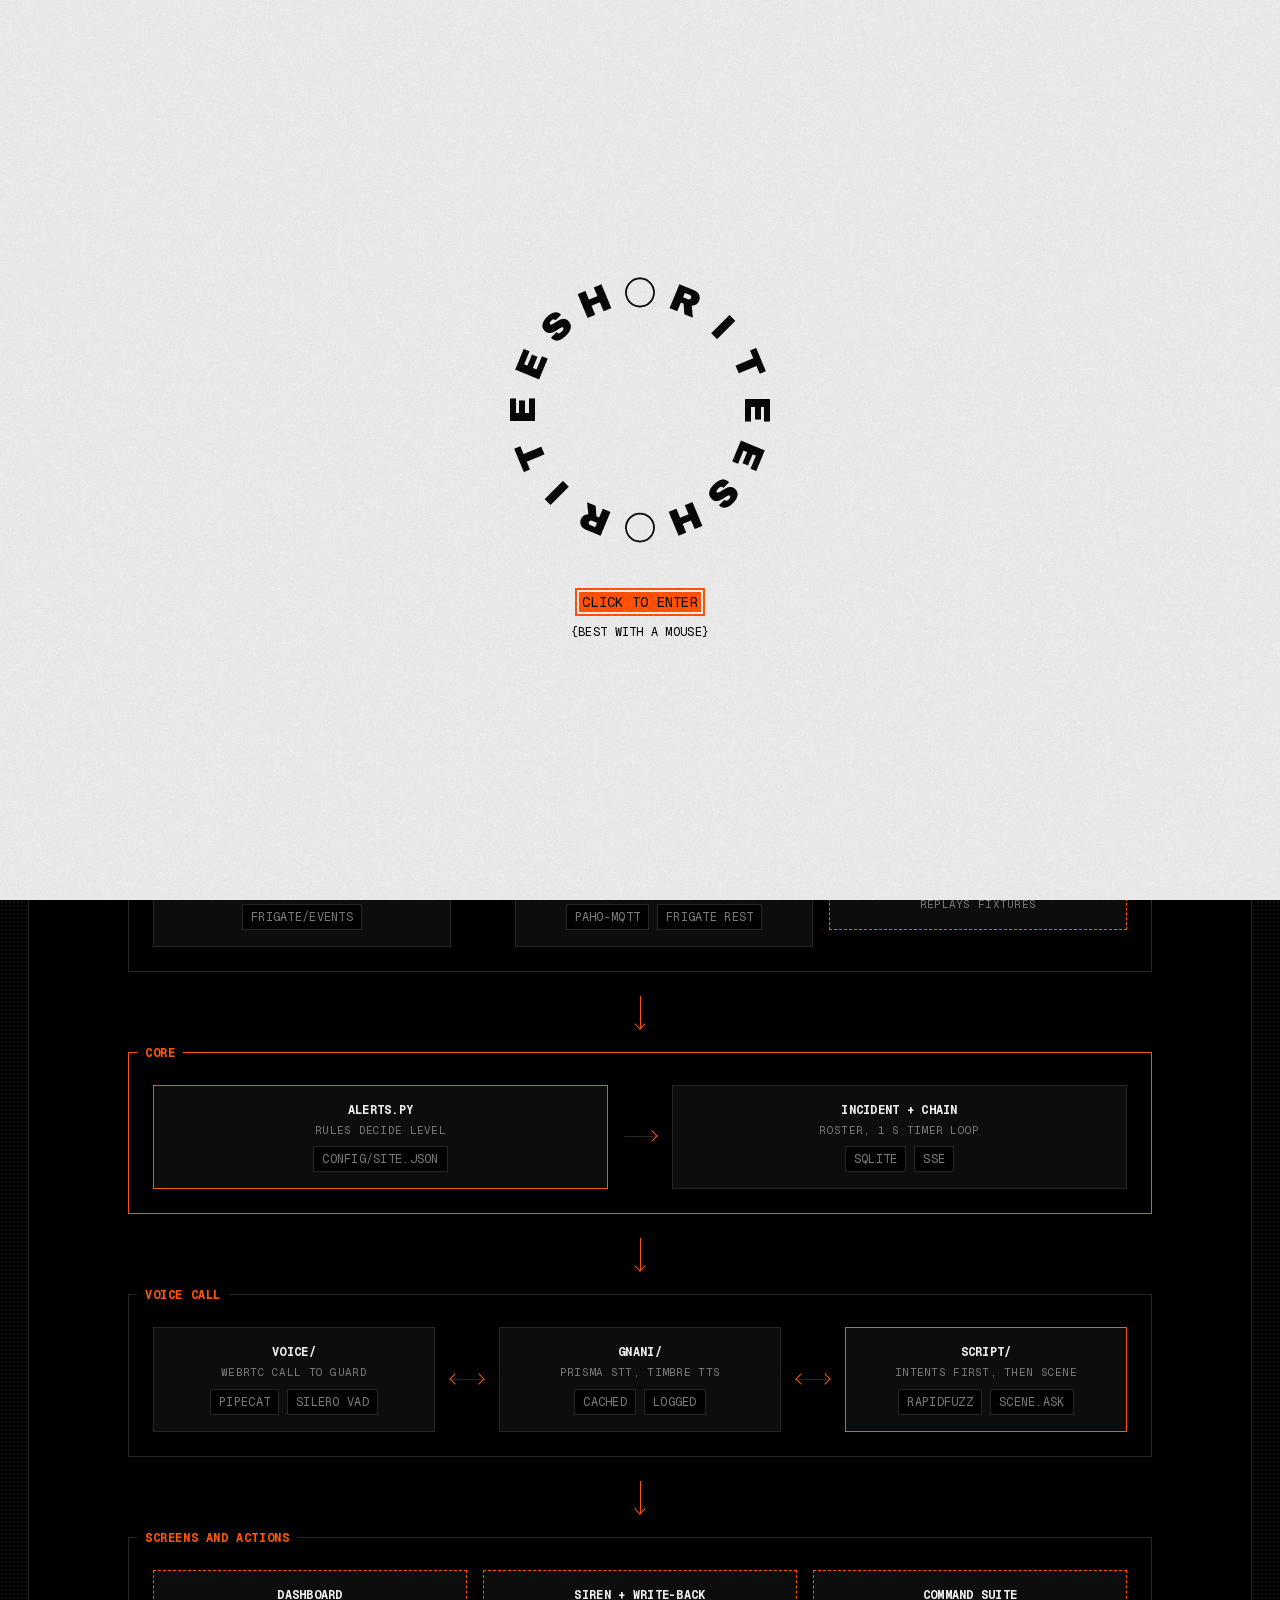
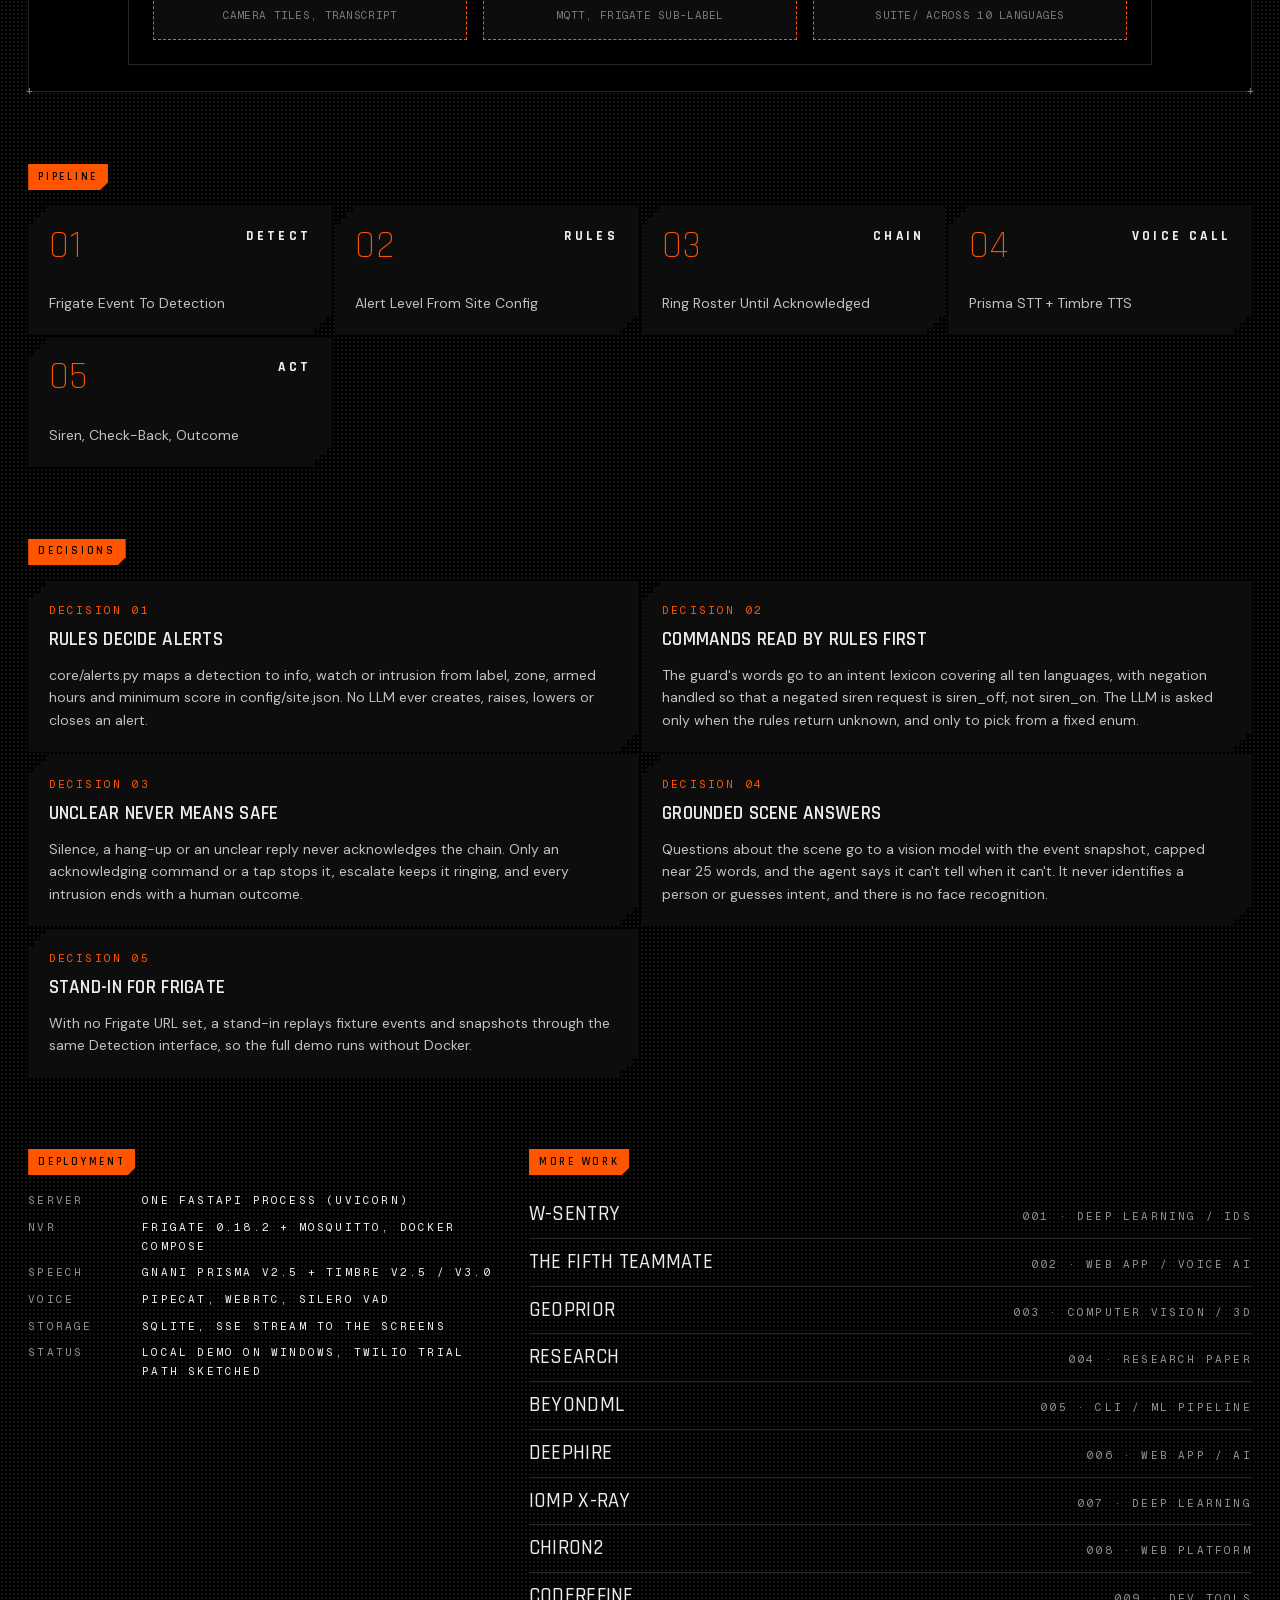
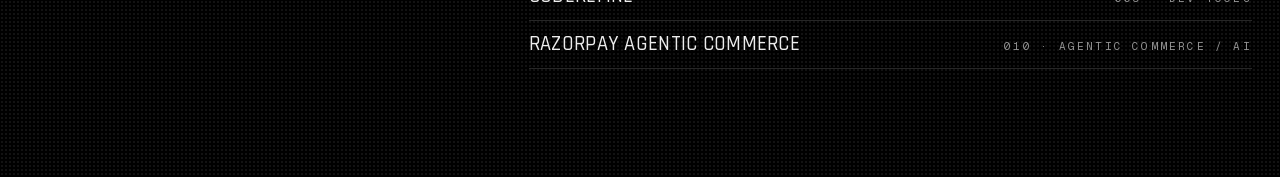
<file: project/chowkidar/index.html>
<!DOCTYPE html><!--43F5_h7dYCyXOzy7yZbXa--><html lang="en"><head><meta charSet="utf-8"/><meta name="viewport" content="width=device-width, initial-scale=1"/><link rel="preload" href="/_next/static/media/3206eb66b875a5b3-s.p.e2b99870.woff2" as="font" crossorigin="" type="font/woff2"/><link rel="preload" href="/_next/static/media/5c285b27cdda1fe8-s.p.a62025f2.woff2" as="font" crossorigin="" type="font/woff2"/><link rel="preload" href="/_next/static/media/5e4d537aaa9e154b-s.p.01f07175.woff2" as="font" crossorigin="" type="font/woff2"/><link rel="preload" href="/_next/static/media/797e433ab948586e-s.p.29207c2f.woff2" as="font" crossorigin="" type="font/woff2"/><link rel="preload" href="/_next/static/media/9d8c99ccf2e734e7-s.p.b2ed600c.woff2" as="font" crossorigin="" type="font/woff2"/><link rel="preload" href="/_next/static/media/a079e02bba5bf7ab-s.p.7367eab7.woff2" as="font" crossorigin="" type="font/woff2"/><link rel="preload" href="/_next/static/media/a10c617c9026098c-s.p.ca7c307b.woff2" as="font" crossorigin="" type="font/woff2"/><link rel="preload" href="/_next/static/media/d23f31b94ad01e54-s.p.4b0b0c7e.woff2" as="font" crossorigin="" type="font/woff2"/><link rel="stylesheet" href="/_next/static/chunks/a9cc06f846c58216.css" data-precedence="next"/><link rel="stylesheet" href="/_next/static/chunks/f80a418465f2792e.css" data-precedence="next"/><link rel="preload" as="script" fetchPriority="low" href="/_next/static/chunks/f402a582c136d78f.js"/><script src="/_next/static/chunks/91adb7bdb9870c6a.js" async=""></script><script src="/_next/static/chunks/b7a3780483aba696.js" async=""></script><script src="/_next/static/chunks/3286a90db5baea98.js" async=""></script><script src="/_next/static/chunks/turbopack-1e8106f5658209a5.js" async=""></script><script src="/_next/static/chunks/7fb8e1210722aa96.js" async=""></script><script src="/_next/static/chunks/9efc8c238b36649e.js" async=""></script><script src="/_next/static/chunks/331bcca48c789d08.js" async=""></script><meta name="next-size-adjust" content=""/><title>CHOWKIDAR — RITEESH THIRUVEEDHULA</title><meta name="description" content="A solo proof of concept I built for the Gnani AI challenge: the camera already knows someone is at the back wall at 2 a.m., so it phones the guard in Telugu, Hindi or any of ten Indian languages instead of sending an English app alert. What makes it robust is that plain rules decide every alert and read every command first. An LLM never raises or closes an alert, and an unclear reply never counts as acknowledged."/><link rel="icon" href="/icon.png?icon.7b75e9c1.png" sizes="256x256" type="image/png"/><script>try{if(sessionStorage.getItem('rt-intro-seen'))document.documentElement.dataset.intro='done'}catch(e){}</script><script src="/_next/static/chunks/a6dad97d9634a72d.js" noModule=""></script></head><body class="geist_mono_8d43a2aa-module__8Li5zG__variable archivo_black_543ab441-module__92e_sG__variable rajdhani_635f1ec8-module__oWRXIG__variable orbitron_cd47e22e-module__xMtCMG__variable dm_sans_851d885b-module__2r4mZq__variable antialiased"><div hidden=""><!--$--><!--/$--></div><div class="intro fixed inset-0" style="z-index:var(--z-intro)"><div class="absolute inset-0 flex flex-col items-center justify-center gap-8 overflow-hidden bg-paper text-ink"><div class="w-[min(40vw,300px)]"><svg viewBox="0 0 1200 1200" role="img" aria-label="Riteesh" class="logo-spin block w-full"><circle cx="600" cy="130" r="56" fill="none" stroke="currentColor" stroke-width="7" transform="rotate(0 600 600)"></circle><text x="600" y="130" text-anchor="middle" dominant-baseline="central" font-family="var(--font-logo), Arial Black, sans-serif" font-size="150" fill="currentColor" transform="rotate(22.5 600 600)">R</text><text x="600" y="130" text-anchor="middle" dominant-baseline="central" font-family="var(--font-logo), Arial Black, sans-serif" font-size="150" fill="currentColor" transform="rotate(45 600 600)">I</text><text x="600" y="130" text-anchor="middle" dominant-baseline="central" font-family="var(--font-logo), Arial Black, sans-serif" font-size="150" fill="currentColor" transform="rotate(67.5 600 600)">T</text><text x="600" y="130" text-anchor="middle" dominant-baseline="central" font-family="var(--font-logo), Arial Black, sans-serif" font-size="150" fill="currentColor" transform="rotate(90 600 600)">E</text><text x="600" y="130" text-anchor="middle" dominant-baseline="central" font-family="var(--font-logo), Arial Black, sans-serif" font-size="150" fill="currentColor" transform="rotate(112.5 600 600)">E</text><text x="600" y="130" text-anchor="middle" dominant-baseline="central" font-family="var(--font-logo), Arial Black, sans-serif" font-size="150" fill="currentColor" transform="rotate(135 600 600)">S</text><text x="600" y="130" text-anchor="middle" dominant-baseline="central" font-family="var(--font-logo), Arial Black, sans-serif" font-size="150" fill="currentColor" transform="rotate(157.5 600 600)">H</text><circle cx="600" cy="130" r="56" fill="none" stroke="currentColor" stroke-width="7" transform="rotate(180 600 600)"></circle><text x="600" y="130" text-anchor="middle" dominant-baseline="central" font-family="var(--font-logo), Arial Black, sans-serif" font-size="150" fill="currentColor" transform="rotate(202.5 600 600)">R</text><text x="600" y="130" text-anchor="middle" dominant-baseline="central" font-family="var(--font-logo), Arial Black, sans-serif" font-size="150" fill="currentColor" transform="rotate(225 600 600)">I</text><text x="600" y="130" text-anchor="middle" dominant-baseline="central" font-family="var(--font-logo), Arial Black, sans-serif" font-size="150" fill="currentColor" transform="rotate(247.5 600 600)">T</text><text x="600" y="130" text-anchor="middle" dominant-baseline="central" font-family="var(--font-logo), Arial Black, sans-serif" font-size="150" fill="currentColor" transform="rotate(270 600 600)">E</text><text x="600" y="130" text-anchor="middle" dominant-baseline="central" font-family="var(--font-logo), Arial Black, sans-serif" font-size="150" fill="currentColor" transform="rotate(292.5 600 600)">E</text><text x="600" y="130" text-anchor="middle" dominant-baseline="central" font-family="var(--font-logo), Arial Black, sans-serif" font-size="150" fill="currentColor" transform="rotate(315 600 600)">S</text><text x="600" y="130" text-anchor="middle" dominant-baseline="central" font-family="var(--font-logo), Arial Black, sans-serif" font-size="150" fill="currentColor" transform="rotate(337.5 600 600)">H</text></svg></div><div class="flex flex-col items-center gap-3"><button type="button" autofocus="" data-scramble="true" class="hl cursor-pointer px-2 py-1 text-sm">CLICK TO ENTER</button><p class="text-xs">{BEST WITH A MOUSE}</p></div></div></div><div aria-hidden="true" class="fixed inset-0 bg-ink/60" style="z-index:var(--z-menu);opacity:0;visibility:hidden"></div><nav id="site-menu" aria-label="Menu" inert="" class="fixed inset-x-0 top-0 flex min-h-[48vh] flex-col justify-end gap-7 bg-ink px-[2.2vw] pb-[2.4vw] pt-32 text-[13px] font-medium leading-[1.45] text-paper" style="z-index:var(--z-menu);visibility:hidden"><div class="flex flex-wrap items-center gap-x-5 gap-y-2"><span class="w-32 md:w-[22vw]">{LINKS}</span><a data-scramble="true" class="px-1 hover:bg-accent hover:text-ink focus-visible:bg-accent focus-visible:text-ink" href="https://www.linkedin.com/in/riteesh2k6" target="_blank" rel="noopener">LKDN</a><a data-scramble="true" class="px-1 hover:bg-accent hover:text-ink focus-visible:bg-accent focus-visible:text-ink" href="https://github.com/Riteesh-2k6" target="_blank" rel="noopener">GH</a><a data-scramble="true" class="px-1 hover:bg-accent hover:text-ink focus-visible:bg-accent focus-visible:text-ink" href="mailto:riteesh.vnsp@gmail.com">MAIL</a></div><div class="flex flex-wrap items-end justify-between gap-4"><div class="flex items-center gap-x-5"><span class="w-32 md:w-[22vw]">{RESUME}</span><a data-scramble="true" class="px-1 hover:bg-accent hover:text-ink focus-visible:bg-accent focus-visible:text-ink" href="/resume.pdf" target="_blank" rel="noopener">VIEW PDF</a></div><button type="button" data-scramble="true" class="px-1 hover:bg-accent hover:text-ink focus-visible:bg-accent focus-visible:text-ink cursor-pointer">CONTACT</button></div></nav><header class="fixed inset-x-0 top-0 grid grid-cols-[1fr_auto] items-start px-[2.2vw] pt-[max(16px,1.6vw)] text-[11px] leading-[1.7] tracking-[0.2em] text-paper md:grid-cols-5" style="z-index:var(--z-header)"><a href="/" aria-label="Home" data-cursor-label="HOME" class="flex items-center gap-3 self-center"><svg viewBox="0 0 1200 1200" role="img" aria-label="Riteesh" aria-hidden="true" class="logo-spin block w-[max(44px,3.4vw)]"><circle cx="600" cy="130" r="56" fill="none" stroke="currentColor" stroke-width="7" transform="rotate(0 600 600)"></circle><text x="600" y="130" text-anchor="middle" dominant-baseline="central" font-family="var(--font-logo), Arial Black, sans-serif" font-size="150" fill="currentColor" transform="rotate(22.5 600 600)">R</text><text x="600" y="130" text-anchor="middle" dominant-baseline="central" font-family="var(--font-logo), Arial Black, sans-serif" font-size="150" fill="currentColor" transform="rotate(45 600 600)">I</text><text x="600" y="130" text-anchor="middle" dominant-baseline="central" font-family="var(--font-logo), Arial Black, sans-serif" font-size="150" fill="currentColor" transform="rotate(67.5 600 600)">T</text><text x="600" y="130" text-anchor="middle" dominant-baseline="central" font-family="var(--font-logo), Arial Black, sans-serif" font-size="150" fill="currentColor" transform="rotate(90 600 600)">E</text><text x="600" y="130" text-anchor="middle" dominant-baseline="central" font-family="var(--font-logo), Arial Black, sans-serif" font-size="150" fill="currentColor" transform="rotate(112.5 600 600)">E</text><text x="600" y="130" text-anchor="middle" dominant-baseline="central" font-family="var(--font-logo), Arial Black, sans-serif" font-size="150" fill="currentColor" transform="rotate(135 600 600)">S</text><text x="600" y="130" text-anchor="middle" dominant-baseline="central" font-family="var(--font-logo), Arial Black, sans-serif" font-size="150" fill="currentColor" transform="rotate(157.5 600 600)">H</text><circle cx="600" cy="130" r="56" fill="none" stroke="currentColor" stroke-width="7" transform="rotate(180 600 600)"></circle><text x="600" y="130" text-anchor="middle" dominant-baseline="central" font-family="var(--font-logo), Arial Black, sans-serif" font-size="150" fill="currentColor" transform="rotate(202.5 600 600)">R</text><text x="600" y="130" text-anchor="middle" dominant-baseline="central" font-family="var(--font-logo), Arial Black, sans-serif" font-size="150" fill="currentColor" transform="rotate(225 600 600)">I</text><text x="600" y="130" text-anchor="middle" dominant-baseline="central" font-family="var(--font-logo), Arial Black, sans-serif" font-size="150" fill="currentColor" transform="rotate(247.5 600 600)">T</text><text x="600" y="130" text-anchor="middle" dominant-baseline="central" font-family="var(--font-logo), Arial Black, sans-serif" font-size="150" fill="currentColor" transform="rotate(270 600 600)">E</text><text x="600" y="130" text-anchor="middle" dominant-baseline="central" font-family="var(--font-logo), Arial Black, sans-serif" font-size="150" fill="currentColor" transform="rotate(292.5 600 600)">E</text><text x="600" y="130" text-anchor="middle" dominant-baseline="central" font-family="var(--font-logo), Arial Black, sans-serif" font-size="150" fill="currentColor" transform="rotate(315 600 600)">S</text><text x="600" y="130" text-anchor="middle" dominant-baseline="central" font-family="var(--font-logo), Arial Black, sans-serif" font-size="150" fill="currentColor" transform="rotate(337.5 600 600)">H</text></svg><span class="[text-shadow:0_0_6px_#000,0_0_2px_#000] font-tech text-[15px] font-bold tracking-normal">RITEESH VNSP</span></a><p class="hidden self-center md:block"><span class="[text-shadow:0_0_6px_#000,0_0_2px_#000] text-paper/70">PORTFOLIO - <span class="text-paper">V2</span></span></p><div class="hidden gap-5 self-center md:flex"><a href="/project/razorpay-agentic-commerce/" data-scramble="true" data-cursor-label="PREV" class="[text-shadow:0_0_6px_#000,0_0_2px_#000]">PREV</a><a href="/project/w-sentry/" data-scramble="true" data-cursor-label="NEXT" class="[text-shadow:0_0_6px_#000,0_0_2px_#000]">NEXT</a></div><p class="hidden text-paper/70 md:block"><span class="[text-shadow:0_0_6px_#000,0_0_2px_#000]">HYDERABAD, IN</span><br/><span class="[text-shadow:0_0_6px_#000,0_0_2px_#000]"> </span></p><div class="flex items-start justify-between gap-4"><p class="hidden text-paper/70 md:block"><span class="[text-shadow:0_0_6px_#000,0_0_2px_#000]">17°23&#x27;06.0&quot;N</span><br/><span class="[text-shadow:0_0_6px_#000,0_0_2px_#000]">78°29&#x27;12.0&quot;E</span></p><button type="button" aria-expanded="false" aria-controls="site-menu" class="relative cursor-pointer bg-surface px-[1.4em] py-[0.6em] font-tech text-[15px] font-bold tracking-normal text-paper"><span aria-hidden="true" class="absolute left-0 top-0 h-2 w-2 border-l-2 border-t-2 border-accent"></span><span aria-hidden="true" class="absolute bottom-0 right-0 h-2 w-2 border-b-2 border-r-2 border-accent"></span><span data-scramble="true">MENU</span></button></div></header><main class="dot-grid relative min-h-screen bg-ink px-[2.2vw] pb-[12vh] pt-[max(96px,15vh)] text-paper"><div aria-hidden="true" class="grid-lines pointer-events-none fixed inset-0 [--grid-line:rgb(255_255_255/0.07)]"></div><div aria-hidden="true" class="pointer-events-none fixed inset-x-0 top-0 z-30 h-[12vh] bg-gradient-to-b from-ink from-40% to-transparent"></div><div class="relative"><header class="grid items-end gap-x-[2.2vw] gap-y-8 lg:grid-cols-5"><div class="lg:col-span-3"><div class="flex items-center gap-4"><span class="notch inline-block bg-accent px-[0.9em] py-[0.35em] font-tech font-semibold tracking-[0.25em] text-ink text-[11px] leading-[1.7] tracking-[0.2em]">011 / 011</span><span class="flex items-center gap-2 text-paper/70 text-[11px] leading-[1.7] tracking-[0.2em]"><span class="inline-block h-2 w-2 bg-accent"></span>ACTIVE</span></div><h1 class="mt-3 font-tech text-[clamp(48px,7vw,140px)] font-light leading-[0.85]">CHOWKIDAR</h1><p class="mt-3 text-paper/70 text-[11px] leading-[1.7] tracking-[0.2em]">CCTV THAT PHONES THE GUARD</p><p class="mt-6 max-w-[62ch] font-body text-[clamp(14px,1.05vw,18px)] font-normal normal-case leading-[1.6] tracking-normal text-paper/80">A solo proof of concept I built for the Gnani AI challenge: the camera already knows someone is at the back wall at 2 a.m., so it phones the guard in Telugu, Hindi or any of ten Indian languages instead of sending an English app alert. What makes it robust is that plain rules decide every alert and read every command first. An LLM never raises or closes an alert, and an unclear reply never counts as acknowledged.</p></div><div class="lg:col-span-2"><dl class="grid grid-cols-[minmax(90px,auto)_1fr] gap-x-6 gap-y-2 text-[11px] leading-[1.7] tracking-[0.2em]"><div class="contents"><dt class="text-paper/60">TYPE</dt><dd>VOICE AGENT / AI</dd></div><div class="contents"><dt class="text-paper/60">USERS</dt><dd>SECURITY GUARDS</dd></div><div class="contents"><dt class="text-paper/60">STACK</dt><dd>FASTAPI + PIPECAT + GNANI</dd></div><div class="contents"><dt class="text-paper/60">LAUNCH</dt><dd>2026</dd></div><div class="contents"><dt class="text-paper/60">VERSION</dt><dd>0.1</dd></div></dl></div></header><section class="mt-[6vh] grid grid-cols-3 gap-[3px]"><article class="pixel-corners bg-surface p-[clamp(16px,1.6vw,28px)] flex min-h-[clamp(140px,22vh,240px)] flex-col justify-between"><p class="text-right font-tech text-[clamp(12px,1.05vw,19px)] font-bold tracking-[0.25em] whitespace-pre-line">Spoken
Languages</p><p class="font-tech text-[clamp(36px,4.6vw,96px)] font-medium leading-none">10</p></article><article class="pixel-corners bg-surface p-[clamp(16px,1.6vw,28px)] flex min-h-[clamp(140px,22vh,240px)] flex-col justify-between"><p class="text-right font-tech text-[clamp(12px,1.05vw,19px)] font-bold tracking-[0.25em] whitespace-pre-line">Command
Test Cases</p><p class="font-tech text-[clamp(36px,4.6vw,96px)] font-medium leading-none">236</p></article><article class="pixel-corners bg-surface p-[clamp(16px,1.6vw,28px)] flex min-h-[clamp(140px,22vh,240px)] flex-col justify-between"><p class="text-right font-tech text-[clamp(12px,1.05vw,19px)] font-bold tracking-[0.25em] whitespace-pre-line">Roster
Steps</p><p class="font-tech text-[clamp(36px,4.6vw,96px)] font-medium leading-none">4</p></article></section><section class="mt-[8vh]"><span class="notch inline-block bg-accent px-[0.9em] py-[0.35em] font-tech font-semibold tracking-[0.25em] text-ink text-[11px] leading-[1.7] tracking-[0.2em]">SYSTEM ARCHITECTURE</span><div class="relative border border-line mt-4 bg-ink"><span aria-hidden="true" class="absolute left-0 top-0 -translate-x-1/2 -translate-y-1/2 text-[12px] leading-none text-dim">+</span><span aria-hidden="true" class="absolute right-0 top-0 translate-x-1/2 -translate-y-1/2 text-[12px] leading-none text-dim">+</span><span aria-hidden="true" class="absolute bottom-0 left-0 -translate-x-1/2 translate-y-1/2 text-[12px] leading-none text-dim">+</span><span aria-hidden="true" class="absolute bottom-0 right-0 translate-x-1/2 translate-y-1/2 text-[12px] leading-none text-dim">+</span><div class="overflow-x-auto p-[clamp(16px,2vw,32px)]"><div class="min-w-[700px] text-[11px]"><div class="flex flex-col gap-6 w-full max-w-5xl mx-auto font-pixel"><div class="flex flex-col md:flex-row gap-4 items-stretch md:items-center border border-border p-6 pt-8 relative bg-background"><div class="absolute -top-2 left-2 px-2 bg-background text-burnt-amber text-xs tracking-wider font-bold">CAMERA SIDE</div><div style="flex-grow:1;flex-basis:0" class="border border-border p-4 text-center bg-surface break-words"><div class="text-primary text-xs font-bold mb-1">Frigate + MQTT</div><div class="text-[11px] text-secondary">Docker, CPU detector</div><div class="flex flex-wrap gap-2 justify-center mt-2"><span class="border border-border bg-background px-2 py-1 text-xs text-secondary">frigate/events</span></div></div><div class="hidden md:block w-8 h-[1px] bg-border relative shrink-0"><div class="absolute right-0 -top-1 w-2 h-2 border-t border-r border-burnt-amber rotate-45"></div></div><div style="flex-grow:1;flex-basis:0" class="border border-border p-4 text-center bg-surface break-words"><div class="text-primary text-xs font-bold mb-1">bridge/</div><div class="text-[11px] text-secondary">Event to Detection</div><div class="flex flex-wrap gap-2 justify-center mt-2"><span class="border border-border bg-background px-2 py-1 text-xs text-secondary">paho-mqtt</span><span class="border border-border bg-background px-2 py-1 text-xs text-secondary">Frigate REST</span></div></div><div style="flex-grow:1;flex-basis:0" class="border border-burnt-amber border-dashed p-4 text-center bg-surface break-words"><div class="text-primary text-xs font-bold mb-1">Stand-In</div><div class="text-[11px] text-secondary">Replays fixtures</div></div></div><div class="hidden md:flex justify-center"><div class="w-[1px] h-8 bg-burnt-amber relative"><div class="absolute bottom-0 -left-1 w-2 h-2 border-b border-r border-burnt-amber rotate-45"></div></div></div><div class="flex flex-col md:flex-row gap-4 items-stretch md:items-center border border-burnt-amber p-6 pt-8 relative bg-background"><div class="absolute -top-2 left-2 px-2 bg-background text-burnt-amber text-xs tracking-wider font-bold">CORE</div><div style="flex-grow:1;flex-basis:0" class="border border-burnt-amber p-4 text-center bg-surface break-words"><div class="text-primary text-xs font-bold mb-1">alerts.py</div><div class="text-[11px] text-secondary">Rules decide level</div><div class="flex flex-wrap gap-2 justify-center mt-2"><span class="border border-border bg-background px-2 py-1 text-xs text-secondary">config/site.json</span></div></div><div class="hidden md:block w-8 h-[1px] bg-border relative shrink-0"><div class="absolute right-0 -top-1 w-2 h-2 border-t border-r border-burnt-amber rotate-45"></div></div><div style="flex-grow:1;flex-basis:0" class="border border-border p-4 text-center bg-surface break-words"><div class="text-primary text-xs font-bold mb-1">Incident + Chain</div><div class="text-[11px] text-secondary">Roster, 1 s timer loop</div><div class="flex flex-wrap gap-2 justify-center mt-2"><span class="border border-border bg-background px-2 py-1 text-xs text-secondary">SQLite</span><span class="border border-border bg-background px-2 py-1 text-xs text-secondary">SSE</span></div></div></div><div class="hidden md:flex justify-center"><div class="w-[1px] h-8 bg-burnt-amber relative"><div class="absolute bottom-0 -left-1 w-2 h-2 border-b border-r border-burnt-amber rotate-45"></div></div></div><div class="flex flex-col md:flex-row gap-4 items-stretch md:items-center border border-border p-6 pt-8 relative bg-background"><div class="absolute -top-2 left-2 px-2 bg-background text-burnt-amber text-xs tracking-wider font-bold">VOICE CALL</div><div style="flex-grow:1;flex-basis:0" class="border border-border p-4 text-center bg-surface break-words"><div class="text-primary text-xs font-bold mb-1">voice/</div><div class="text-[11px] text-secondary">WebRTC call to guard</div><div class="flex flex-wrap gap-2 justify-center mt-2"><span class="border border-border bg-background px-2 py-1 text-xs text-secondary">Pipecat</span><span class="border border-border bg-background px-2 py-1 text-xs text-secondary">Silero VAD</span></div></div><div class="hidden md:block w-8 h-[1px] bg-border relative shrink-0"><div class="absolute right-0 -top-1 w-2 h-2 border-t border-r border-burnt-amber rotate-45"></div><div class="absolute left-0 -top-1 w-2 h-2 border-b border-l border-burnt-amber rotate-45"></div></div><div style="flex-grow:1;flex-basis:0" class="border border-border p-4 text-center bg-surface break-words"><div class="text-primary text-xs font-bold mb-1">gnani/</div><div class="text-[11px] text-secondary">Prisma STT, Timbre TTS</div><div class="flex flex-wrap gap-2 justify-center mt-2"><span class="border border-border bg-background px-2 py-1 text-xs text-secondary">cached</span><span class="border border-border bg-background px-2 py-1 text-xs text-secondary">logged</span></div></div><div class="hidden md:block w-8 h-[1px] bg-border relative shrink-0"><div class="absolute right-0 -top-1 w-2 h-2 border-t border-r border-burnt-amber rotate-45"></div><div class="absolute left-0 -top-1 w-2 h-2 border-b border-l border-burnt-amber rotate-45"></div></div><div style="flex-grow:1;flex-basis:0" class="border border-burnt-amber p-4 text-center bg-surface break-words"><div class="text-primary text-xs font-bold mb-1">script/</div><div class="text-[11px] text-secondary">Intents first, then scene</div><div class="flex flex-wrap gap-2 justify-center mt-2"><span class="border border-border bg-background px-2 py-1 text-xs text-secondary">rapidfuzz</span><span class="border border-border bg-background px-2 py-1 text-xs text-secondary">scene.ask</span></div></div></div><div class="hidden md:flex justify-center"><div class="w-[1px] h-8 bg-burnt-amber relative"><div class="absolute bottom-0 -left-1 w-2 h-2 border-b border-r border-burnt-amber rotate-45"></div></div></div><div class="flex flex-col md:flex-row gap-4 items-stretch md:items-center border border-border p-6 pt-8 relative bg-background"><div class="absolute -top-2 left-2 px-2 bg-background text-burnt-amber text-xs tracking-wider font-bold">SCREENS AND ACTIONS</div><div style="flex-grow:1;flex-basis:0" class="border border-burnt-amber border-dashed p-4 text-center bg-surface break-words"><div class="text-primary text-xs font-bold mb-1">Dashboard</div><div class="text-[11px] text-secondary">Camera tiles, transcript</div></div><div style="flex-grow:1;flex-basis:0" class="border border-burnt-amber border-dashed p-4 text-center bg-surface break-words"><div class="text-primary text-xs font-bold mb-1">Siren + Write-Back</div><div class="text-[11px] text-secondary">MQTT, Frigate sub-label</div></div><div style="flex-grow:1;flex-basis:0" class="border border-burnt-amber border-dashed p-4 text-center bg-surface break-words"><div class="text-primary text-xs font-bold mb-1">Command Suite</div><div class="text-[11px] text-secondary">suite/ across 10 languages</div></div></div></div></div></div></div></section><section class="mt-[8vh]"><span class="notch inline-block bg-accent px-[0.9em] py-[0.35em] font-tech font-semibold tracking-[0.25em] text-ink text-[11px] leading-[1.7] tracking-[0.2em]">PIPELINE</span><ol class="mt-4 grid gap-[3px] sm:grid-cols-2 lg:grid-cols-4"><li class="pixel-corners bg-surface p-[clamp(16px,1.6vw,28px)]"><div class="flex items-start justify-between"><span class="font-tech text-[clamp(32px,3vw,56px)] font-light leading-none text-accent">01</span><p class="text-right font-tech text-[clamp(12px,1.05vw,19px)] font-bold tracking-[0.25em]">Detect</p></div><p class="mt-[clamp(20px,3vh,40px)] font-body text-[clamp(14px,1.05vw,18px)] font-normal normal-case leading-[1.6] tracking-normal text-paper/80">Frigate Event To Detection</p></li><li class="pixel-corners bg-surface p-[clamp(16px,1.6vw,28px)]"><div class="flex items-start justify-between"><span class="font-tech text-[clamp(32px,3vw,56px)] font-light leading-none text-accent">02</span><p class="text-right font-tech text-[clamp(12px,1.05vw,19px)] font-bold tracking-[0.25em]">Rules</p></div><p class="mt-[clamp(20px,3vh,40px)] font-body text-[clamp(14px,1.05vw,18px)] font-normal normal-case leading-[1.6] tracking-normal text-paper/80">Alert Level From Site Config</p></li><li class="pixel-corners bg-surface p-[clamp(16px,1.6vw,28px)]"><div class="flex items-start justify-between"><span class="font-tech text-[clamp(32px,3vw,56px)] font-light leading-none text-accent">03</span><p class="text-right font-tech text-[clamp(12px,1.05vw,19px)] font-bold tracking-[0.25em]">Chain</p></div><p class="mt-[clamp(20px,3vh,40px)] font-body text-[clamp(14px,1.05vw,18px)] font-normal normal-case leading-[1.6] tracking-normal text-paper/80">Ring Roster Until Acknowledged</p></li><li class="pixel-corners bg-surface p-[clamp(16px,1.6vw,28px)]"><div class="flex items-start justify-between"><span class="font-tech text-[clamp(32px,3vw,56px)] font-light leading-none text-accent">04</span><p class="text-right font-tech text-[clamp(12px,1.05vw,19px)] font-bold tracking-[0.25em]">Voice Call</p></div><p class="mt-[clamp(20px,3vh,40px)] font-body text-[clamp(14px,1.05vw,18px)] font-normal normal-case leading-[1.6] tracking-normal text-paper/80">Prisma STT + Timbre TTS</p></li><li class="pixel-corners bg-surface p-[clamp(16px,1.6vw,28px)]"><div class="flex items-start justify-between"><span class="font-tech text-[clamp(32px,3vw,56px)] font-light leading-none text-accent">05</span><p class="text-right font-tech text-[clamp(12px,1.05vw,19px)] font-bold tracking-[0.25em]">Act</p></div><p class="mt-[clamp(20px,3vh,40px)] font-body text-[clamp(14px,1.05vw,18px)] font-normal normal-case leading-[1.6] tracking-normal text-paper/80">Siren, Check-Back, Outcome</p></li></ol></section><section class="mt-[8vh]"><span class="notch inline-block bg-accent px-[0.9em] py-[0.35em] font-tech font-semibold tracking-[0.25em] text-ink text-[11px] leading-[1.7] tracking-[0.2em]">DECISIONS</span><ul class="mt-4 grid gap-[3px] md:grid-cols-2"><li class="pixel-corners bg-surface p-[clamp(16px,1.6vw,28px)]"><p class="text-accent text-[11px] leading-[1.7] tracking-[0.2em]">DECISION 01</p><h3 class="mt-2 font-tech text-[clamp(18px,1.5vw,28px)] font-semibold leading-tight">Rules Decide Alerts</h3><p class="mt-3 font-body text-[clamp(14px,1.05vw,18px)] font-normal normal-case leading-[1.6] tracking-normal text-paper/80">core/alerts.py maps a detection to info, watch or intrusion from label, zone, armed hours and minimum score in config/site.json. No LLM ever creates, raises, lowers or closes an alert.</p></li><li class="pixel-corners bg-surface p-[clamp(16px,1.6vw,28px)]"><p class="text-accent text-[11px] leading-[1.7] tracking-[0.2em]">DECISION 02</p><h3 class="mt-2 font-tech text-[clamp(18px,1.5vw,28px)] font-semibold leading-tight">Commands Read By Rules First</h3><p class="mt-3 font-body text-[clamp(14px,1.05vw,18px)] font-normal normal-case leading-[1.6] tracking-normal text-paper/80">The guard&#x27;s words go to an intent lexicon covering all ten languages, with negation handled so that a negated siren request is siren_off, not siren_on. The LLM is asked only when the rules return unknown, and only to pick from a fixed enum.</p></li><li class="pixel-corners bg-surface p-[clamp(16px,1.6vw,28px)]"><p class="text-accent text-[11px] leading-[1.7] tracking-[0.2em]">DECISION 03</p><h3 class="mt-2 font-tech text-[clamp(18px,1.5vw,28px)] font-semibold leading-tight">Unclear Never Means Safe</h3><p class="mt-3 font-body text-[clamp(14px,1.05vw,18px)] font-normal normal-case leading-[1.6] tracking-normal text-paper/80">Silence, a hang-up or an unclear reply never acknowledges the chain. Only an acknowledging command or a tap stops it, escalate keeps it ringing, and every intrusion ends with a human outcome.</p></li><li class="pixel-corners bg-surface p-[clamp(16px,1.6vw,28px)]"><p class="text-accent text-[11px] leading-[1.7] tracking-[0.2em]">DECISION 04</p><h3 class="mt-2 font-tech text-[clamp(18px,1.5vw,28px)] font-semibold leading-tight">Grounded Scene Answers</h3><p class="mt-3 font-body text-[clamp(14px,1.05vw,18px)] font-normal normal-case leading-[1.6] tracking-normal text-paper/80">Questions about the scene go to a vision model with the event snapshot, capped near 25 words, and the agent says it can&#x27;t tell when it can&#x27;t. It never identifies a person or guesses intent, and there is no face recognition.</p></li><li class="pixel-corners bg-surface p-[clamp(16px,1.6vw,28px)]"><p class="text-accent text-[11px] leading-[1.7] tracking-[0.2em]">DECISION 05</p><h3 class="mt-2 font-tech text-[clamp(18px,1.5vw,28px)] font-semibold leading-tight">Stand-In For Frigate</h3><p class="mt-3 font-body text-[clamp(14px,1.05vw,18px)] font-normal normal-case leading-[1.6] tracking-normal text-paper/80">With no Frigate URL set, a stand-in replays fixture events and snapshots through the same Detection interface, so the full demo runs without Docker.</p></li></ul></section><section class="mt-[8vh] grid gap-[6vh] lg:grid-cols-5 lg:gap-[2.2vw]"><div class="lg:col-span-2"><span class="notch inline-block bg-accent px-[0.9em] py-[0.35em] font-tech font-semibold tracking-[0.25em] text-ink text-[11px] leading-[1.7] tracking-[0.2em]">DEPLOYMENT</span><div class="mt-4"><dl class="grid grid-cols-[minmax(90px,auto)_1fr] gap-x-6 gap-y-2 text-[11px] leading-[1.7] tracking-[0.2em]"><div class="contents"><dt class="text-paper/60">SERVER</dt><dd>One FastAPI process (uvicorn)</dd></div><div class="contents"><dt class="text-paper/60">NVR</dt><dd>Frigate 0.18.2 + Mosquitto, Docker Compose</dd></div><div class="contents"><dt class="text-paper/60">SPEECH</dt><dd>Gnani Prisma v2.5 + Timbre v2.5 / v3.0</dd></div><div class="contents"><dt class="text-paper/60">VOICE</dt><dd>Pipecat, WebRTC, Silero VAD</dd></div><div class="contents"><dt class="text-paper/60">STORAGE</dt><dd>SQLite, SSE stream to the screens</dd></div><div class="contents"><dt class="text-paper/60">STATUS</dt><dd>Local demo on Windows, Twilio trial path sketched</dd></div></dl></div></div><div class="lg:col-span-3"><span class="notch inline-block bg-accent px-[0.9em] py-[0.35em] font-tech font-semibold tracking-[0.25em] text-ink text-[11px] leading-[1.7] tracking-[0.2em]">MORE WORK</span><ul class="mt-4"><li class="flex items-baseline justify-between gap-4 border-b border-line py-2"><a href="/project/w-sentry/" data-scramble="true" data-cursor-label="OPEN" class="font-tech text-[clamp(18px,1.6vw,30px)] font-medium transition-colors hover:text-accent">W-SENTRY</a><span class="text-paper/60 text-[11px] leading-[1.7] tracking-[0.2em]">001 · DEEP LEARNING / IDS</span></li><li class="flex items-baseline justify-between gap-4 border-b border-line py-2"><a href="/project/the-fifth-teammate/" data-scramble="true" data-cursor-label="OPEN" class="font-tech text-[clamp(18px,1.6vw,30px)] font-medium transition-colors hover:text-accent">THE FIFTH TEAMMATE</a><span class="text-paper/60 text-[11px] leading-[1.7] tracking-[0.2em]">002 · WEB APP / VOICE AI</span></li><li class="flex items-baseline justify-between gap-4 border-b border-line py-2"><a href="/project/geoprior/" data-scramble="true" data-cursor-label="OPEN" class="font-tech text-[clamp(18px,1.6vw,30px)] font-medium transition-colors hover:text-accent">GEOPRIOR</a><span class="text-paper/60 text-[11px] leading-[1.7] tracking-[0.2em]">003 · COMPUTER VISION / 3D</span></li><li class="flex items-baseline justify-between gap-4 border-b border-line py-2"><a href="/project/research-paper/" data-scramble="true" data-cursor-label="OPEN" class="font-tech text-[clamp(18px,1.6vw,30px)] font-medium transition-colors hover:text-accent">RESEARCH</a><span class="text-paper/60 text-[11px] leading-[1.7] tracking-[0.2em]">004 · RESEARCH PAPER</span></li><li class="flex items-baseline justify-between gap-4 border-b border-line py-2"><a href="/project/beyondml/" data-scramble="true" data-cursor-label="OPEN" class="font-tech text-[clamp(18px,1.6vw,30px)] font-medium transition-colors hover:text-accent">BEYONDML</a><span class="text-paper/60 text-[11px] leading-[1.7] tracking-[0.2em]">005 · CLI / ML PIPELINE</span></li><li class="flex items-baseline justify-between gap-4 border-b border-line py-2"><a href="/project/deephire/" data-scramble="true" data-cursor-label="OPEN" class="font-tech text-[clamp(18px,1.6vw,30px)] font-medium transition-colors hover:text-accent">DEEPHIRE</a><span class="text-paper/60 text-[11px] leading-[1.7] tracking-[0.2em]">006 · WEB APP / AI</span></li><li class="flex items-baseline justify-between gap-4 border-b border-line py-2"><a href="/project/iomp-xray/" data-scramble="true" data-cursor-label="OPEN" class="font-tech text-[clamp(18px,1.6vw,30px)] font-medium transition-colors hover:text-accent">IOMP X-RAY</a><span class="text-paper/60 text-[11px] leading-[1.7] tracking-[0.2em]">007 · DEEP LEARNING</span></li><li class="flex items-baseline justify-between gap-4 border-b border-line py-2"><a href="/project/chiron2/" data-scramble="true" data-cursor-label="OPEN" class="font-tech text-[clamp(18px,1.6vw,30px)] font-medium transition-colors hover:text-accent">CHIRON2</a><span class="text-paper/60 text-[11px] leading-[1.7] tracking-[0.2em]">008 · WEB PLATFORM</span></li><li class="flex items-baseline justify-between gap-4 border-b border-line py-2"><a href="/project/coderefine/" data-scramble="true" data-cursor-label="OPEN" class="font-tech text-[clamp(18px,1.6vw,30px)] font-medium transition-colors hover:text-accent">CODEREFINE</a><span class="text-paper/60 text-[11px] leading-[1.7] tracking-[0.2em]">009 · DEV TOOLS</span></li><li class="flex items-baseline justify-between gap-4 border-b border-line py-2"><a href="/project/razorpay-agentic-commerce/" data-scramble="true" data-cursor-label="OPEN" class="font-tech text-[clamp(18px,1.6vw,30px)] font-medium transition-colors hover:text-accent">RAZORPAY AGENTIC COMMERCE</a><span class="text-paper/60 text-[11px] leading-[1.7] tracking-[0.2em]">010 · AGENTIC COMMERCE / AI</span></li></ul></div></section></div></main><!--$--><!--/$--><canvas aria-hidden="true" class="pointer-events-none fixed inset-0 h-screen w-screen" style="z-index:var(--z-transition)"></canvas><script src="/_next/static/chunks/f402a582c136d78f.js" id="_R_" async=""></script><script>(self.__next_f=self.__next_f||[]).push([0])</script><script>self.__next_f.push([1,"1:\"$Sreact.fragment\"\n2:I[65971,[\"/_next/static/chunks/7fb8e1210722aa96.js\",\"/_next/static/chunks/9efc8c238b36649e.js\"],\"default\"]\n3:I[34380,[\"/_next/static/chunks/7fb8e1210722aa96.js\",\"/_next/static/chunks/9efc8c238b36649e.js\"],\"default\"]\n4:I[57097,[\"/_next/static/chunks/7fb8e1210722aa96.js\",\"/_next/static/chunks/9efc8c238b36649e.js\"],\"default\"]\n5:I[84934,[\"/_next/static/chunks/7fb8e1210722aa96.js\",\"/_next/static/chunks/9efc8c238b36649e.js\"],\"TransitionProvider\"]\n6:I[40120,[\"/_next/static/chunks/7fb8e1210722aa96.js\",\"/_next/static/chunks/9efc8c238b36649e.js\"],\"default\"]\n7:I[47048,[\"/_next/static/chunks/7fb8e1210722aa96.js\",\"/_next/static/chunks/9efc8c238b36649e.js\"],\"default\"]\n8:I[39756,[\"/_next/static/chunks/331bcca48c789d08.js\"],\"default\"]\n9:I[37457,[\"/_next/static/chunks/331bcca48c789d08.js\"],\"default\"]\nb:I[97367,[\"/_next/static/chunks/331bcca48c789d08.js\"],\"OutletBoundary\"]\nd:I[11533,[\"/_next/static/chunks/331bcca48c789d08.js\"],\"AsyncMetadataOutlet\"]\nf:I[97367,[\"/_next/static/chunks/331bcca48c789d08.js\"],\"ViewportBoundary\"]\n11:I[97367,[\"/_next/static/chunks/331bcca48c789d08.js\"],\"MetadataBoundary\"]\n12:\"$Sreact.suspense\"\n14:I[68027,[\"/_next/static/chunks/7fb8e1210722aa96.js\",\"/_next/static/chunks/9efc8c238b36649e.js\"],\"default\"]\n:HL[\"/_next/static/chunks/a9cc06f846c58216.css\",\"style\"]\n:HL[\"/_next/static/chunks/f80a418465f2792e.css\",\"style\"]\n:HL[\"/_next/static/media/3206eb66b875a5b3-s.p.e2b99870.woff2\",\"font\",{\"crossOrigin\":\"\",\"type\":\"font/woff2\"}]\n:HL[\"/_next/static/media/5c285b27cdda1fe8-s.p.a62025f2.woff2\",\"font\",{\"crossOrigin\":\"\",\"type\":\"font/woff2\"}]\n:HL[\"/_next/static/media/5e4d537aaa9e154b-s.p.01f07175.woff2\",\"font\",{\"crossOrigin\":\"\",\"type\":\"font/woff2\"}]\n:HL[\"/_next/static/media/797e433ab948586e-s.p.29207c2f.woff2\",\"font\",{\"crossOrigin\":\"\",\"type\":\"font/woff2\"}]\n:HL[\"/_next/static/media/9d8c99ccf2e734e7-s.p.b2ed600c.woff2\",\"font\",{\"crossOrigin\":\"\",\"type\":\"font/woff2\"}]\n:HL[\"/_next/static/media/a079e02bba5bf7ab-s.p.7367eab7.woff2\",\"font\",{\"crossOrigin\":\"\",\"type\":\"font/woff2\"}]\n:HL[\"/_next/static/media/a10"])</script><script>self.__next_f.push([1,"c617c9026098c-s.p.ca7c307b.woff2\",\"font\",{\"crossOrigin\":\"\",\"type\":\"font/woff2\"}]\n:HL[\"/_next/static/media/d23f31b94ad01e54-s.p.4b0b0c7e.woff2\",\"font\",{\"crossOrigin\":\"\",\"type\":\"font/woff2\"}]\n"])</script><script>self.__next_f.push([1,"0:{\"P\":null,\"b\":\"43F5_h7dYCyXOzy7yZbXa\",\"p\":\"\",\"c\":[\"\",\"project\",\"chowkidar\",\"\"],\"i\":false,\"f\":[[[\"\",{\"children\":[\"project\",{\"children\":[[\"slug\",\"chowkidar\",\"d\"],{\"children\":[\"__PAGE__\",{}]}]}]},\"$undefined\",\"$undefined\",true],[\"\",[\"$\",\"$1\",\"c\",{\"children\":[[[\"$\",\"link\",\"0\",{\"rel\":\"stylesheet\",\"href\":\"/_next/static/chunks/a9cc06f846c58216.css\",\"precedence\":\"next\",\"crossOrigin\":\"$undefined\",\"nonce\":\"$undefined\"}],[\"$\",\"link\",\"1\",{\"rel\":\"stylesheet\",\"href\":\"/_next/static/chunks/f80a418465f2792e.css\",\"precedence\":\"next\",\"crossOrigin\":\"$undefined\",\"nonce\":\"$undefined\"}],[\"$\",\"script\",\"script-0\",{\"src\":\"/_next/static/chunks/7fb8e1210722aa96.js\",\"async\":true,\"nonce\":\"$undefined\"}],[\"$\",\"script\",\"script-1\",{\"src\":\"/_next/static/chunks/9efc8c238b36649e.js\",\"async\":true,\"nonce\":\"$undefined\"}]],[\"$\",\"html\",null,{\"lang\":\"en\",\"suppressHydrationWarning\":true,\"children\":[[\"$\",\"head\",null,{\"children\":[\"$\",\"script\",null,{\"dangerouslySetInnerHTML\":{\"__html\":\"try{if(sessionStorage.getItem('rt-intro-seen'))document.documentElement.dataset.intro='done'}catch(e){}\"}}]}],[\"$\",\"body\",null,{\"className\":\"geist_mono_8d43a2aa-module__8Li5zG__variable archivo_black_543ab441-module__92e_sG__variable rajdhani_635f1ec8-module__oWRXIG__variable orbitron_cd47e22e-module__xMtCMG__variable dm_sans_851d885b-module__2r4mZq__variable antialiased\",\"children\":[[\"$\",\"$L2\",null,{}],[\"$\",\"$L3\",null,{}],[\"$\",\"$L4\",null,{\"targetSelector\":\"a, button, [role='button'], [data-cursor-label]\",\"matchRadius\":false}],[\"$\",\"$L5\",null,{\"children\":[[\"$\",\"$L6\",null,{}],[\"$\",\"$L7\",null,{}],[\"$\",\"$L8\",null,{\"parallelRouterKey\":\"children\",\"error\":\"$undefined\",\"errorStyles\":\"$undefined\",\"errorScripts\":\"$undefined\",\"template\":[\"$\",\"$L9\",null,{}],\"templateStyles\":\"$undefined\",\"templateScripts\":\"$undefined\",\"notFound\":[[[\"$\",\"title\",null,{\"children\":\"404: This page could not be found.\"}],[\"$\",\"div\",null,{\"style\":{\"fontFamily\":\"system-ui,\\\"Segoe UI\\\",Roboto,Helvetica,Arial,sans-serif,\\\"Apple Color Emoji\\\",\\\"Segoe UI Emoji\\\"\",\"height\":\"100vh\",\"textAlign\":\"center\",\"display\":\"flex\",\"flexDirection\":\"column\",\"alignItems\":\"center\",\"justifyContent\":\"center\"},\"children\":[\"$\",\"div\",null,{\"children\":[[\"$\",\"style\",null,{\"dangerouslySetInnerHTML\":{\"__html\":\"body{color:#000;background:#fff;margin:0}.next-error-h1{border-right:1px solid rgba(0,0,0,.3)}@media (prefers-color-scheme:dark){body{color:#fff;background:#000}.next-error-h1{border-right:1px solid rgba(255,255,255,.3)}}\"}}],[\"$\",\"h1\",null,{\"className\":\"next-error-h1\",\"style\":{\"display\":\"inline-block\",\"margin\":\"0 20px 0 0\",\"padding\":\"0 23px 0 0\",\"fontSize\":24,\"fontWeight\":500,\"verticalAlign\":\"top\",\"lineHeight\":\"49px\"},\"children\":404}],[\"$\",\"div\",null,{\"style\":{\"display\":\"inline-block\"},\"children\":[\"$\",\"h2\",null,{\"style\":{\"fontSize\":14,\"fontWeight\":400,\"lineHeight\":\"49px\",\"margin\":0},\"children\":\"This page could not be found.\"}]}]]}]}]],[]],\"forbidden\":\"$undefined\",\"unauthorized\":\"$undefined\"}]]}]]}]]}]]}],{\"children\":[\"project\",[\"$\",\"$1\",\"c\",{\"children\":[null,[\"$\",\"$L8\",null,{\"parallelRouterKey\":\"children\",\"error\":\"$undefined\",\"errorStyles\":\"$undefined\",\"errorScripts\":\"$undefined\",\"template\":[\"$\",\"$L9\",null,{}],\"templateStyles\":\"$undefined\",\"templateScripts\":\"$undefined\",\"notFound\":\"$undefined\",\"forbidden\":\"$undefined\",\"unauthorized\":\"$undefined\"}]]}],{\"children\":[[\"slug\",\"chowkidar\",\"d\"],[\"$\",\"$1\",\"c\",{\"children\":[null,[\"$\",\"$L8\",null,{\"parallelRouterKey\":\"children\",\"error\":\"$undefined\",\"errorStyles\":\"$undefined\",\"errorScripts\":\"$undefined\",\"template\":[\"$\",\"$L9\",null,{}],\"templateStyles\":\"$undefined\",\"templateScripts\":\"$undefined\",\"notFound\":\"$undefined\",\"forbidden\":\"$undefined\",\"unauthorized\":\"$undefined\"}]]}],{\"children\":[\"__PAGE__\",[\"$\",\"$1\",\"c\",{\"children\":[\"$La\",null,[\"$\",\"$Lb\",null,{\"children\":[\"$Lc\",[\"$\",\"$Ld\",null,{\"promise\":\"$@e\"}]]}]]}],{},null,false]},null,false]},null,false]},null,false],[\"$\",\"$1\",\"h\",{\"children\":[null,[[\"$\",\"$Lf\",null,{\"children\":\"$L10\"}],[\"$\",\"meta\",null,{\"name\":\"next-size-adjust\",\"content\":\"\"}]],[\"$\",\"$L11\",null,{\"children\":[\"$\",\"div\",null,{\"hidden\":true,\"children\":[\"$\",\"$12\",null,{\"fallback\":null,\"children\":\"$L13\"}]}]}]]}],false]],\"m\":\"$undefined\",\"G\":[\"$14\",[[\"$\",\"link\",\"0\",{\"rel\":\"stylesheet\",\"href\":\"/_next/static/chunks/a9cc06f846c58216.css\",\"precedence\":\"next\",\"crossOrigin\":\"$undefined\",\"nonce\":\"$undefined\"}],[\"$\",\"link\",\"1\",{\"rel\":\"stylesheet\",\"href\":\"/_next/static/chunks/f80a418465f2792e.css\",\"precedence\":\"next\",\"crossOrigin\":\"$undefined\",\"nonce\":\"$undefined\"}]]],\"s\":false,\"S\":true}\n"])</script><script>self.__next_f.push([1,"a:[\"$\",\"main\",null,{\"className\":\"dot-grid relative min-h-screen bg-ink px-[2.2vw] pb-[12vh] pt-[max(96px,15vh)] text-paper\",\"children\":[[\"$\",\"div\",null,{\"aria-hidden\":true,\"className\":\"grid-lines pointer-events-none fixed inset-0 [--grid-line:rgb(255_255_255/0.07)]\"}],[\"$\",\"div\",null,{\"aria-hidden\":true,\"className\":\"pointer-events-none fixed inset-x-0 top-0 z-30 h-[12vh] bg-gradient-to-b from-ink from-40% to-transparent\"}],[\"$\",\"div\",null,{\"className\":\"relative\",\"children\":[[\"$\",\"header\",null,{\"className\":\"grid items-end gap-x-[2.2vw] gap-y-8 lg:grid-cols-5\",\"children\":[[\"$\",\"div\",null,{\"className\":\"lg:col-span-3\",\"children\":[[\"$\",\"div\",null,{\"className\":\"flex items-center gap-4\",\"children\":[[\"$\",\"span\",null,{\"className\":\"notch inline-block bg-accent px-[0.9em] py-[0.35em] font-tech font-semibold tracking-[0.25em] text-ink text-[11px] leading-[1.7] tracking-[0.2em]\",\"children\":\"011 / 011\"}],[\"$\",\"span\",null,{\"className\":\"flex items-center gap-2 text-paper/70 text-[11px] leading-[1.7] tracking-[0.2em]\",\"children\":[[\"$\",\"span\",null,{\"className\":\"inline-block h-2 w-2 bg-accent\"}],\"ACTIVE\"]}]]}],[\"$\",\"h1\",null,{\"className\":\"mt-3 font-tech text-[clamp(48px,7vw,140px)] font-light leading-[0.85]\",\"children\":\"CHOWKIDAR\"}],[\"$\",\"p\",null,{\"className\":\"mt-3 text-paper/70 text-[11px] leading-[1.7] tracking-[0.2em]\",\"children\":\"CCTV THAT PHONES THE GUARD\"}],[\"$\",\"p\",null,{\"className\":\"mt-6 max-w-[62ch] font-body text-[clamp(14px,1.05vw,18px)] font-normal normal-case leading-[1.6] tracking-normal text-paper/80\",\"children\":\"A solo proof of concept I built for the Gnani AI challenge: the camera already knows someone is at the back wall at 2 a.m., so it phones the guard in Telugu, Hindi or any of ten Indian languages instead of sending an English app alert. What makes it robust is that plain rules decide every alert and read every command first. An LLM never raises or closes an alert, and an unclear reply never counts as acknowledged.\"}]]}],[\"$\",\"div\",null,{\"className\":\"lg:col-span-2\",\"children\":[\"$\",\"dl\",null,{\"className\":\"grid grid-cols-[minmax(90px,auto)_1fr] gap-x-6 gap-y-2 text-[11px] leading-[1.7] tracking-[0.2em]\",\"children\":[[\"$\",\"div\",\"TYPE\",{\"className\":\"contents\",\"children\":[[\"$\",\"dt\",null,{\"className\":\"text-paper/60\",\"children\":\"TYPE\"}],[\"$\",\"dd\",null,{\"children\":\"VOICE AGENT / AI\"}]]}],[\"$\",\"div\",\"USERS\",{\"className\":\"contents\",\"children\":[[\"$\",\"dt\",null,{\"className\":\"text-paper/60\",\"children\":\"USERS\"}],[\"$\",\"dd\",null,{\"children\":\"SECURITY GUARDS\"}]]}],[\"$\",\"div\",\"STACK\",{\"className\":\"contents\",\"children\":[[\"$\",\"dt\",null,{\"className\":\"text-paper/60\",\"children\":\"STACK\"}],[\"$\",\"dd\",null,{\"children\":\"FASTAPI + PIPECAT + GNANI\"}]]}],[\"$\",\"div\",\"LAUNCH\",{\"className\":\"contents\",\"children\":[[\"$\",\"dt\",null,{\"className\":\"text-paper/60\",\"children\":\"LAUNCH\"}],[\"$\",\"dd\",null,{\"children\":\"2026\"}]]}],[\"$\",\"div\",\"VERSION\",{\"className\":\"contents\",\"children\":[[\"$\",\"dt\",null,{\"className\":\"text-paper/60\",\"children\":\"VERSION\"}],[\"$\",\"dd\",null,{\"children\":\"0.1\"}]]}]]}]}]]}],[\"$\",\"section\",null,{\"className\":\"mt-[6vh] grid grid-cols-3 gap-[3px]\",\"children\":[[\"$\",\"article\",\"0\",{\"className\":\"pixel-corners bg-surface p-[clamp(16px,1.6vw,28px)] flex min-h-[clamp(140px,22vh,240px)] flex-col justify-between\",\"children\":[[\"$\",\"p\",null,{\"className\":\"text-right font-tech text-[clamp(12px,1.05vw,19px)] font-bold tracking-[0.25em] whitespace-pre-line\",\"children\":\"Spoken\\nLanguages\"}],[\"$\",\"p\",null,{\"className\":\"font-tech text-[clamp(36px,4.6vw,96px)] font-medium leading-none\",\"children\":\"10\"}]]}],[\"$\",\"article\",\"1\",{\"className\":\"pixel-corners bg-surface p-[clamp(16px,1.6vw,28px)] flex min-h-[clamp(140px,22vh,240px)] flex-col justify-between\",\"children\":[[\"$\",\"p\",null,{\"className\":\"text-right font-tech text-[clamp(12px,1.05vw,19px)] font-bold tracking-[0.25em] whitespace-pre-line\",\"children\":\"Command\\nTest Cases\"}],[\"$\",\"p\",null,{\"className\":\"font-tech text-[clamp(36px,4.6vw,96px)] font-medium leading-none\",\"children\":\"236\"}]]}],[\"$\",\"article\",\"2\",{\"className\":\"pixel-corners bg-surface p-[clamp(16px,1.6vw,28px)] flex min-h-[clamp(140px,22vh,240px)] flex-col justify-between\",\"children\":[\"$L15\",\"$L16\"]}]]}],\"$L17\",\"$L18\",\"$L19\",\"$L1a\"]}]]}]\n"])</script><script>self.__next_f.push([1,"23:I[84934,[\"/_next/static/chunks/7fb8e1210722aa96.js\",\"/_next/static/chunks/9efc8c238b36649e.js\"],\"TransitionLink\"]\n15:[\"$\",\"p\",null,{\"className\":\"text-right font-tech text-[clamp(12px,1.05vw,19px)] font-bold tracking-[0.25em] whitespace-pre-line\",\"children\":\"Roster\\nSteps\"}]\n16:[\"$\",\"p\",null,{\"className\":\"font-tech text-[clamp(36px,4.6vw,96px)] font-medium leading-none\",\"children\":\"4\"}]\n"])</script><script>self.__next_f.push([1,"17:[\"$\",\"section\",null,{\"className\":\"mt-[8vh]\",\"children\":[[\"$\",\"span\",null,{\"className\":\"notch inline-block bg-accent px-[0.9em] py-[0.35em] font-tech font-semibold tracking-[0.25em] text-ink text-[11px] leading-[1.7] tracking-[0.2em]\",\"children\":\"SYSTEM ARCHITECTURE\"}],[\"$\",\"div\",null,{\"className\":\"relative border border-line mt-4 bg-ink\",\"children\":[[[\"$\",\"span\",\"left-0 top-0 -translate-x-1/2 -translate-y-1/2\",{\"aria-hidden\":true,\"className\":\"absolute left-0 top-0 -translate-x-1/2 -translate-y-1/2 text-[12px] leading-none text-dim\",\"children\":\"+\"}],[\"$\",\"span\",\"right-0 top-0 translate-x-1/2 -translate-y-1/2\",{\"aria-hidden\":true,\"className\":\"absolute right-0 top-0 translate-x-1/2 -translate-y-1/2 text-[12px] leading-none text-dim\",\"children\":\"+\"}],[\"$\",\"span\",\"bottom-0 left-0 -translate-x-1/2 translate-y-1/2\",{\"aria-hidden\":true,\"className\":\"absolute bottom-0 left-0 -translate-x-1/2 translate-y-1/2 text-[12px] leading-none text-dim\",\"children\":\"+\"}],[\"$\",\"span\",\"bottom-0 right-0 translate-x-1/2 translate-y-1/2\",{\"aria-hidden\":true,\"className\":\"absolute bottom-0 right-0 translate-x-1/2 translate-y-1/2 text-[12px] leading-none text-dim\",\"children\":\"+\"}]],[\"$\",\"div\",null,{\"className\":\"overflow-x-auto p-[clamp(16px,2vw,32px)]\",\"children\":[\"$\",\"div\",null,{\"className\":\"min-w-[700px] text-[11px]\",\"children\":[\"$\",\"div\",null,{\"style\":\"$undefined\",\"className\":\"flex flex-col gap-6 w-full max-w-5xl mx-auto font-pixel\",\"children\":[false,[[\"$\",\"div\",\"0\",{\"style\":\"$undefined\",\"className\":\"flex flex-col md:flex-row gap-4 items-stretch md:items-center border border-border p-6 pt-8 relative bg-background\",\"children\":[[\"$\",\"div\",null,{\"className\":\"absolute -top-2 left-2 px-2 bg-background text-burnt-amber text-xs tracking-wider font-bold\",\"children\":\"CAMERA SIDE\"}],[[\"$\",\"div\",\"0\",{\"style\":{\"flexGrow\":1,\"flexBasis\":0},\"className\":\"border border-border p-4 text-center bg-surface break-words\",\"children\":[[\"$\",\"div\",null,{\"className\":\"text-primary text-xs font-bold mb-1\",\"children\":\"Frigate + MQTT\"}],[\"$\",\"div\",null,{\"className\":\"text-[11px] text-secondary\",\"children\":\"Docker, CPU detector\"}],[\"$\",\"div\",null,{\"className\":\"flex flex-wrap gap-2 justify-center mt-2\",\"children\":[[\"$\",\"span\",\"0\",{\"className\":\"border border-border bg-background px-2 py-1 text-xs text-secondary\",\"children\":\"frigate/events\"}]]}],\"$undefined\"]}],[\"$\",\"div\",\"1\",{\"className\":\"hidden md:block w-8 h-[1px] bg-border relative shrink-0\",\"children\":[[\"$\",\"div\",null,{\"className\":\"absolute right-0 -top-1 w-2 h-2 border-t border-r border-burnt-amber rotate-45\"}],false]}],[\"$\",\"div\",\"2\",{\"style\":{\"flexGrow\":1,\"flexBasis\":0},\"className\":\"border border-border p-4 text-center bg-surface break-words\",\"children\":[[\"$\",\"div\",null,{\"className\":\"text-primary text-xs font-bold mb-1\",\"children\":\"bridge/\"}],[\"$\",\"div\",null,{\"className\":\"text-[11px] text-secondary\",\"children\":\"Event to Detection\"}],[\"$\",\"div\",null,{\"className\":\"flex flex-wrap gap-2 justify-center mt-2\",\"children\":[[\"$\",\"span\",\"0\",{\"className\":\"border border-border bg-background px-2 py-1 text-xs text-secondary\",\"children\":\"paho-mqtt\"}],[\"$\",\"span\",\"1\",{\"className\":\"border border-border bg-background px-2 py-1 text-xs text-secondary\",\"children\":\"Frigate REST\"}]]}],\"$undefined\"]}],[\"$\",\"div\",\"3\",{\"style\":{\"flexGrow\":1,\"flexBasis\":0},\"className\":\"border border-burnt-amber border-dashed p-4 text-center bg-surface break-words\",\"children\":[[\"$\",\"div\",null,{\"className\":\"text-primary text-xs font-bold mb-1\",\"children\":\"Stand-In\"}],[\"$\",\"div\",null,{\"className\":\"text-[11px] text-secondary\",\"children\":\"Replays fixtures\"}],\"$undefined\",\"$undefined\"]}]]]}],[\"$\",\"div\",\"1\",{\"className\":\"hidden md:flex justify-center\",\"children\":[\"$\",\"div\",null,{\"className\":\"w-[1px] h-8 bg-burnt-amber relative\",\"children\":[\"$\",\"div\",null,{\"className\":\"absolute bottom-0 -left-1 w-2 h-2 border-b border-r border-burnt-amber rotate-45\"}]}]}],[\"$\",\"div\",\"2\",{\"style\":\"$undefined\",\"className\":\"flex flex-col md:flex-row gap-4 items-stretch md:items-center border border-burnt-amber p-6 pt-8 relative bg-background\",\"children\":[\"$L1b\",[\"$L1c\",\"$L1d\",\"$L1e\"]]}],\"$L1f\",\"$L20\",\"$L21\",\"$L22\"]]}]}]}]]}]]}]\n"])</script><script>self.__next_f.push([1,"18:[\"$\",\"section\",null,{\"className\":\"mt-[8vh]\",\"children\":[[\"$\",\"span\",null,{\"className\":\"notch inline-block bg-accent px-[0.9em] py-[0.35em] font-tech font-semibold tracking-[0.25em] text-ink text-[11px] leading-[1.7] tracking-[0.2em]\",\"children\":\"PIPELINE\"}],[\"$\",\"ol\",null,{\"className\":\"mt-4 grid gap-[3px] sm:grid-cols-2 lg:grid-cols-4\",\"children\":[[\"$\",\"li\",\"1\",{\"className\":\"pixel-corners bg-surface p-[clamp(16px,1.6vw,28px)]\",\"children\":[[\"$\",\"div\",null,{\"className\":\"flex items-start justify-between\",\"children\":[[\"$\",\"span\",null,{\"className\":\"font-tech text-[clamp(32px,3vw,56px)] font-light leading-none text-accent\",\"children\":\"01\"}],[\"$\",\"p\",null,{\"className\":\"text-right font-tech text-[clamp(12px,1.05vw,19px)] font-bold tracking-[0.25em]\",\"children\":\"Detect\"}]]}],[\"$\",\"p\",null,{\"className\":\"mt-[clamp(20px,3vh,40px)] font-body text-[clamp(14px,1.05vw,18px)] font-normal normal-case leading-[1.6] tracking-normal text-paper/80\",\"children\":\"Frigate Event To Detection\"}]]}],[\"$\",\"li\",\"2\",{\"className\":\"pixel-corners bg-surface p-[clamp(16px,1.6vw,28px)]\",\"children\":[[\"$\",\"div\",null,{\"className\":\"flex items-start justify-between\",\"children\":[[\"$\",\"span\",null,{\"className\":\"font-tech text-[clamp(32px,3vw,56px)] font-light leading-none text-accent\",\"children\":\"02\"}],[\"$\",\"p\",null,{\"className\":\"text-right font-tech text-[clamp(12px,1.05vw,19px)] font-bold tracking-[0.25em]\",\"children\":\"Rules\"}]]}],[\"$\",\"p\",null,{\"className\":\"mt-[clamp(20px,3vh,40px)] font-body text-[clamp(14px,1.05vw,18px)] font-normal normal-case leading-[1.6] tracking-normal text-paper/80\",\"children\":\"Alert Level From Site Config\"}]]}],[\"$\",\"li\",\"3\",{\"className\":\"pixel-corners bg-surface p-[clamp(16px,1.6vw,28px)]\",\"children\":[[\"$\",\"div\",null,{\"className\":\"flex items-start justify-between\",\"children\":[[\"$\",\"span\",null,{\"className\":\"font-tech text-[clamp(32px,3vw,56px)] font-light leading-none text-accent\",\"children\":\"03\"}],[\"$\",\"p\",null,{\"className\":\"text-right font-tech text-[clamp(12px,1.05vw,19px)] font-bold tracking-[0.25em]\",\"children\":\"Chain\"}]]}],[\"$\",\"p\",null,{\"className\":\"mt-[clamp(20px,3vh,40px)] font-body text-[clamp(14px,1.05vw,18px)] font-normal normal-case leading-[1.6] tracking-normal text-paper/80\",\"children\":\"Ring Roster Until Acknowledged\"}]]}],[\"$\",\"li\",\"4\",{\"className\":\"pixel-corners bg-surface p-[clamp(16px,1.6vw,28px)]\",\"children\":[[\"$\",\"div\",null,{\"className\":\"flex items-start justify-between\",\"children\":[[\"$\",\"span\",null,{\"className\":\"font-tech text-[clamp(32px,3vw,56px)] font-light leading-none text-accent\",\"children\":\"04\"}],[\"$\",\"p\",null,{\"className\":\"text-right font-tech text-[clamp(12px,1.05vw,19px)] font-bold tracking-[0.25em]\",\"children\":\"Voice Call\"}]]}],[\"$\",\"p\",null,{\"className\":\"mt-[clamp(20px,3vh,40px)] font-body text-[clamp(14px,1.05vw,18px)] font-normal normal-case leading-[1.6] tracking-normal text-paper/80\",\"children\":\"Prisma STT + Timbre TTS\"}]]}],[\"$\",\"li\",\"5\",{\"className\":\"pixel-corners bg-surface p-[clamp(16px,1.6vw,28px)]\",\"children\":[[\"$\",\"div\",null,{\"className\":\"flex items-start justify-between\",\"children\":[[\"$\",\"span\",null,{\"className\":\"font-tech text-[clamp(32px,3vw,56px)] font-light leading-none text-accent\",\"children\":\"05\"}],[\"$\",\"p\",null,{\"className\":\"text-right font-tech text-[clamp(12px,1.05vw,19px)] font-bold tracking-[0.25em]\",\"children\":\"Act\"}]]}],[\"$\",\"p\",null,{\"className\":\"mt-[clamp(20px,3vh,40px)] font-body text-[clamp(14px,1.05vw,18px)] font-normal normal-case leading-[1.6] tracking-normal text-paper/80\",\"children\":\"Siren, Check-Back, Outcome\"}]]}]]}]]}]\n"])</script><script>self.__next_f.push([1,"19:[\"$\",\"section\",null,{\"className\":\"mt-[8vh]\",\"children\":[[\"$\",\"span\",null,{\"className\":\"notch inline-block bg-accent px-[0.9em] py-[0.35em] font-tech font-semibold tracking-[0.25em] text-ink text-[11px] leading-[1.7] tracking-[0.2em]\",\"children\":\"DECISIONS\"}],[\"$\",\"ul\",null,{\"className\":\"mt-4 grid gap-[3px] md:grid-cols-2\",\"children\":[[\"$\",\"li\",\"Rules Decide Alerts\",{\"className\":\"pixel-corners bg-surface p-[clamp(16px,1.6vw,28px)]\",\"children\":[[\"$\",\"p\",null,{\"className\":\"text-accent text-[11px] leading-[1.7] tracking-[0.2em]\",\"children\":\"DECISION 01\"}],[\"$\",\"h3\",null,{\"className\":\"mt-2 font-tech text-[clamp(18px,1.5vw,28px)] font-semibold leading-tight\",\"children\":\"Rules Decide Alerts\"}],[\"$\",\"p\",null,{\"className\":\"mt-3 font-body text-[clamp(14px,1.05vw,18px)] font-normal normal-case leading-[1.6] tracking-normal text-paper/80\",\"children\":\"core/alerts.py maps a detection to info, watch or intrusion from label, zone, armed hours and minimum score in config/site.json. No LLM ever creates, raises, lowers or closes an alert.\"}]]}],[\"$\",\"li\",\"Commands Read By Rules First\",{\"className\":\"pixel-corners bg-surface p-[clamp(16px,1.6vw,28px)]\",\"children\":[[\"$\",\"p\",null,{\"className\":\"text-accent text-[11px] leading-[1.7] tracking-[0.2em]\",\"children\":\"DECISION 02\"}],[\"$\",\"h3\",null,{\"className\":\"mt-2 font-tech text-[clamp(18px,1.5vw,28px)] font-semibold leading-tight\",\"children\":\"Commands Read By Rules First\"}],[\"$\",\"p\",null,{\"className\":\"mt-3 font-body text-[clamp(14px,1.05vw,18px)] font-normal normal-case leading-[1.6] tracking-normal text-paper/80\",\"children\":\"The guard's words go to an intent lexicon covering all ten languages, with negation handled so that a negated siren request is siren_off, not siren_on. The LLM is asked only when the rules return unknown, and only to pick from a fixed enum.\"}]]}],[\"$\",\"li\",\"Unclear Never Means Safe\",{\"className\":\"pixel-corners bg-surface p-[clamp(16px,1.6vw,28px)]\",\"children\":[[\"$\",\"p\",null,{\"className\":\"text-accent text-[11px] leading-[1.7] tracking-[0.2em]\",\"children\":\"DECISION 03\"}],[\"$\",\"h3\",null,{\"className\":\"mt-2 font-tech text-[clamp(18px,1.5vw,28px)] font-semibold leading-tight\",\"children\":\"Unclear Never Means Safe\"}],[\"$\",\"p\",null,{\"className\":\"mt-3 font-body text-[clamp(14px,1.05vw,18px)] font-normal normal-case leading-[1.6] tracking-normal text-paper/80\",\"children\":\"Silence, a hang-up or an unclear reply never acknowledges the chain. Only an acknowledging command or a tap stops it, escalate keeps it ringing, and every intrusion ends with a human outcome.\"}]]}],[\"$\",\"li\",\"Grounded Scene Answers\",{\"className\":\"pixel-corners bg-surface p-[clamp(16px,1.6vw,28px)]\",\"children\":[[\"$\",\"p\",null,{\"className\":\"text-accent text-[11px] leading-[1.7] tracking-[0.2em]\",\"children\":\"DECISION 04\"}],[\"$\",\"h3\",null,{\"className\":\"mt-2 font-tech text-[clamp(18px,1.5vw,28px)] font-semibold leading-tight\",\"children\":\"Grounded Scene Answers\"}],[\"$\",\"p\",null,{\"className\":\"mt-3 font-body text-[clamp(14px,1.05vw,18px)] font-normal normal-case leading-[1.6] tracking-normal text-paper/80\",\"children\":\"Questions about the scene go to a vision model with the event snapshot, capped near 25 words, and the agent says it can't tell when it can't. It never identifies a person or guesses intent, and there is no face recognition.\"}]]}],[\"$\",\"li\",\"Stand-In For Frigate\",{\"className\":\"pixel-corners bg-surface p-[clamp(16px,1.6vw,28px)]\",\"children\":[[\"$\",\"p\",null,{\"className\":\"text-accent text-[11px] leading-[1.7] tracking-[0.2em]\",\"children\":\"DECISION 05\"}],[\"$\",\"h3\",null,{\"className\":\"mt-2 font-tech text-[clamp(18px,1.5vw,28px)] font-semibold leading-tight\",\"children\":\"Stand-In For Frigate\"}],[\"$\",\"p\",null,{\"className\":\"mt-3 font-body text-[clamp(14px,1.05vw,18px)] font-normal normal-case leading-[1.6] tracking-normal text-paper/80\",\"children\":\"With no Frigate URL set, a stand-in replays fixture events and snapshots through the same Detection interface, so the full demo runs without Docker.\"}]]}]]}]]}]\n"])</script><script>self.__next_f.push([1,"1a:[\"$\",\"section\",null,{\"className\":\"mt-[8vh] grid gap-[6vh] lg:grid-cols-5 lg:gap-[2.2vw]\",\"children\":[[\"$\",\"div\",null,{\"className\":\"lg:col-span-2\",\"children\":[[\"$\",\"span\",null,{\"className\":\"notch inline-block bg-accent px-[0.9em] py-[0.35em] font-tech font-semibold tracking-[0.25em] text-ink text-[11px] leading-[1.7] tracking-[0.2em]\",\"children\":\"DEPLOYMENT\"}],[\"$\",\"div\",null,{\"className\":\"mt-4\",\"children\":[\"$\",\"dl\",null,{\"className\":\"grid grid-cols-[minmax(90px,auto)_1fr] gap-x-6 gap-y-2 text-[11px] leading-[1.7] tracking-[0.2em]\",\"children\":[[\"$\",\"div\",\"SERVER\",{\"className\":\"contents\",\"children\":[[\"$\",\"dt\",null,{\"className\":\"text-paper/60\",\"children\":\"SERVER\"}],[\"$\",\"dd\",null,{\"children\":\"One FastAPI process (uvicorn)\"}]]}],[\"$\",\"div\",\"NVR\",{\"className\":\"contents\",\"children\":[[\"$\",\"dt\",null,{\"className\":\"text-paper/60\",\"children\":\"NVR\"}],[\"$\",\"dd\",null,{\"children\":\"Frigate 0.18.2 + Mosquitto, Docker Compose\"}]]}],[\"$\",\"div\",\"SPEECH\",{\"className\":\"contents\",\"children\":[[\"$\",\"dt\",null,{\"className\":\"text-paper/60\",\"children\":\"SPEECH\"}],[\"$\",\"dd\",null,{\"children\":\"Gnani Prisma v2.5 + Timbre v2.5 / v3.0\"}]]}],[\"$\",\"div\",\"VOICE\",{\"className\":\"contents\",\"children\":[[\"$\",\"dt\",null,{\"className\":\"text-paper/60\",\"children\":\"VOICE\"}],[\"$\",\"dd\",null,{\"children\":\"Pipecat, WebRTC, Silero VAD\"}]]}],[\"$\",\"div\",\"STORAGE\",{\"className\":\"contents\",\"children\":[[\"$\",\"dt\",null,{\"className\":\"text-paper/60\",\"children\":\"STORAGE\"}],[\"$\",\"dd\",null,{\"children\":\"SQLite, SSE stream to the screens\"}]]}],[\"$\",\"div\",\"STATUS\",{\"className\":\"contents\",\"children\":[[\"$\",\"dt\",null,{\"className\":\"text-paper/60\",\"children\":\"STATUS\"}],[\"$\",\"dd\",null,{\"children\":\"Local demo on Windows, Twilio trial path sketched\"}]]}]]}]}]]}],[\"$\",\"div\",null,{\"className\":\"lg:col-span-3\",\"children\":[[\"$\",\"span\",null,{\"className\":\"notch inline-block bg-accent px-[0.9em] py-[0.35em] font-tech font-semibold tracking-[0.25em] text-ink text-[11px] leading-[1.7] tracking-[0.2em]\",\"children\":\"MORE WORK\"}],[\"$\",\"ul\",null,{\"className\":\"mt-4\",\"children\":[[\"$\",\"li\",\"w-sentry\",{\"className\":\"flex items-baseline justify-between gap-4 border-b border-line py-2\",\"children\":[[\"$\",\"$L23\",null,{\"href\":\"/project/w-sentry/\",\"data-scramble\":true,\"data-cursor-label\":\"OPEN\",\"className\":\"font-tech text-[clamp(18px,1.6vw,30px)] font-medium transition-colors hover:text-accent\",\"children\":\"W-SENTRY\"}],[\"$\",\"span\",null,{\"className\":\"text-paper/60 text-[11px] leading-[1.7] tracking-[0.2em]\",\"children\":\"001 · DEEP LEARNING / IDS\"}]]}],[\"$\",\"li\",\"the-fifth-teammate\",{\"className\":\"flex items-baseline justify-between gap-4 border-b border-line py-2\",\"children\":[[\"$\",\"$L23\",null,{\"href\":\"/project/the-fifth-teammate/\",\"data-scramble\":true,\"data-cursor-label\":\"OPEN\",\"className\":\"font-tech text-[clamp(18px,1.6vw,30px)] font-medium transition-colors hover:text-accent\",\"children\":\"THE FIFTH TEAMMATE\"}],[\"$\",\"span\",null,{\"className\":\"text-paper/60 text-[11px] leading-[1.7] tracking-[0.2em]\",\"children\":\"002 · WEB APP / VOICE AI\"}]]}],[\"$\",\"li\",\"geoprior\",{\"className\":\"flex items-baseline justify-between gap-4 border-b border-line py-2\",\"children\":[[\"$\",\"$L23\",null,{\"href\":\"/project/geoprior/\",\"data-scramble\":true,\"data-cursor-label\":\"OPEN\",\"className\":\"font-tech text-[clamp(18px,1.6vw,30px)] font-medium transition-colors hover:text-accent\",\"children\":\"GEOPRIOR\"}],[\"$\",\"span\",null,{\"className\":\"text-paper/60 text-[11px] leading-[1.7] tracking-[0.2em]\",\"children\":\"003 · COMPUTER VISION / 3D\"}]]}],[\"$\",\"li\",\"research-paper\",{\"className\":\"flex items-baseline justify-between gap-4 border-b border-line py-2\",\"children\":[[\"$\",\"$L23\",null,{\"href\":\"/project/research-paper/\",\"data-scramble\":true,\"data-cursor-label\":\"OPEN\",\"className\":\"font-tech text-[clamp(18px,1.6vw,30px)] font-medium transition-colors hover:text-accent\",\"children\":\"RESEARCH\"}],[\"$\",\"span\",null,{\"className\":\"text-paper/60 text-[11px] leading-[1.7] tracking-[0.2em]\",\"children\":\"004 · RESEARCH PAPER\"}]]}],[\"$\",\"li\",\"beyondml\",{\"className\":\"flex items-baseline justify-between gap-4 border-b border-line py-2\",\"children\":[[\"$\",\"$L23\",null,{\"href\":\"/project/beyondml/\",\"data-scramble\":true,\"data-cursor-label\":\"OPEN\",\"className\":\"font-tech text-[clamp(18px,1.6vw,30px)] font-medium transition-colors hover:text-accent\",\"children\":\"BEYONDML\"}],\"$L24\"]}],\"$L25\",\"$L26\",\"$L27\",\"$L28\",\"$L29\"]}]]}]]}]\n"])</script><script>self.__next_f.push([1,"1b:[\"$\",\"div\",null,{\"className\":\"absolute -top-2 left-2 px-2 bg-background text-burnt-amber text-xs tracking-wider font-bold\",\"children\":\"CORE\"}]\n1c:[\"$\",\"div\",\"0\",{\"style\":{\"flexGrow\":1,\"flexBasis\":0},\"className\":\"border border-burnt-amber p-4 text-center bg-surface break-words\",\"children\":[[\"$\",\"div\",null,{\"className\":\"text-primary text-xs font-bold mb-1\",\"children\":\"alerts.py\"}],[\"$\",\"div\",null,{\"className\":\"text-[11px] text-secondary\",\"children\":\"Rules decide level\"}],[\"$\",\"div\",null,{\"className\":\"flex flex-wrap gap-2 justify-center mt-2\",\"children\":[[\"$\",\"span\",\"0\",{\"className\":\"border border-border bg-background px-2 py-1 text-xs text-secondary\",\"children\":\"config/site.json\"}]]}],\"$undefined\"]}]\n1d:[\"$\",\"div\",\"1\",{\"className\":\"hidden md:block w-8 h-[1px] bg-border relative shrink-0\",\"children\":[[\"$\",\"div\",null,{\"className\":\"absolute right-0 -top-1 w-2 h-2 border-t border-r border-burnt-amber rotate-45\"}],false]}]\n1e:[\"$\",\"div\",\"2\",{\"style\":{\"flexGrow\":1,\"flexBasis\":0},\"className\":\"border border-border p-4 text-center bg-surface break-words\",\"children\":[[\"$\",\"div\",null,{\"className\":\"text-primary text-xs font-bold mb-1\",\"children\":\"Incident + Chain\"}],[\"$\",\"div\",null,{\"className\":\"text-[11px] text-secondary\",\"children\":\"Roster, 1 s timer loop\"}],[\"$\",\"div\",null,{\"className\":\"flex flex-wrap gap-2 justify-center mt-2\",\"children\":[[\"$\",\"span\",\"0\",{\"className\":\"border border-border bg-background px-2 py-1 text-xs text-secondary\",\"children\":\"SQLite\"}],[\"$\",\"span\",\"1\",{\"className\":\"border border-border bg-background px-2 py-1 text-xs text-secondary\",\"children\":\"SSE\"}]]}],\"$undefined\"]}]\n1f:[\"$\",\"div\",\"3\",{\"className\":\"hidden md:flex justify-center\",\"children\":[\"$\",\"div\",null,{\"className\":\"w-[1px] h-8 bg-burnt-amber relative\",\"children\":[\"$\",\"div\",null,{\"className\":\"absolute bottom-0 -left-1 w-2 h-2 border-b border-r border-burnt-amber rotate-45\"}]}]}]\n"])</script><script>self.__next_f.push([1,"20:[\"$\",\"div\",\"4\",{\"style\":\"$undefined\",\"className\":\"flex flex-col md:flex-row gap-4 items-stretch md:items-center border border-border p-6 pt-8 relative bg-background\",\"children\":[[\"$\",\"div\",null,{\"className\":\"absolute -top-2 left-2 px-2 bg-background text-burnt-amber text-xs tracking-wider font-bold\",\"children\":\"VOICE CALL\"}],[[\"$\",\"div\",\"0\",{\"style\":{\"flexGrow\":1,\"flexBasis\":0},\"className\":\"border border-border p-4 text-center bg-surface break-words\",\"children\":[[\"$\",\"div\",null,{\"className\":\"text-primary text-xs font-bold mb-1\",\"children\":\"voice/\"}],[\"$\",\"div\",null,{\"className\":\"text-[11px] text-secondary\",\"children\":\"WebRTC call to guard\"}],[\"$\",\"div\",null,{\"className\":\"flex flex-wrap gap-2 justify-center mt-2\",\"children\":[[\"$\",\"span\",\"0\",{\"className\":\"border border-border bg-background px-2 py-1 text-xs text-secondary\",\"children\":\"Pipecat\"}],[\"$\",\"span\",\"1\",{\"className\":\"border border-border bg-background px-2 py-1 text-xs text-secondary\",\"children\":\"Silero VAD\"}]]}],\"$undefined\"]}],[\"$\",\"div\",\"1\",{\"className\":\"hidden md:block w-8 h-[1px] bg-border relative shrink-0\",\"children\":[[\"$\",\"div\",null,{\"className\":\"absolute right-0 -top-1 w-2 h-2 border-t border-r border-burnt-amber rotate-45\"}],[\"$\",\"div\",null,{\"className\":\"absolute left-0 -top-1 w-2 h-2 border-b border-l border-burnt-amber rotate-45\"}]]}],[\"$\",\"div\",\"2\",{\"style\":{\"flexGrow\":1,\"flexBasis\":0},\"className\":\"border border-border p-4 text-center bg-surface break-words\",\"children\":[[\"$\",\"div\",null,{\"className\":\"text-primary text-xs font-bold mb-1\",\"children\":\"gnani/\"}],[\"$\",\"div\",null,{\"className\":\"text-[11px] text-secondary\",\"children\":\"Prisma STT, Timbre TTS\"}],[\"$\",\"div\",null,{\"className\":\"flex flex-wrap gap-2 justify-center mt-2\",\"children\":[[\"$\",\"span\",\"0\",{\"className\":\"border border-border bg-background px-2 py-1 text-xs text-secondary\",\"children\":\"cached\"}],[\"$\",\"span\",\"1\",{\"className\":\"border border-border bg-background px-2 py-1 text-xs text-secondary\",\"children\":\"logged\"}]]}],\"$undefined\"]}],[\"$\",\"div\",\"3\",{\"className\":\"hidden md:block w-8 h-[1px] bg-border relative shrink-0\",\"children\":[[\"$\",\"div\",null,{\"className\":\"absolute right-0 -top-1 w-2 h-2 border-t border-r border-burnt-amber rotate-45\"}],[\"$\",\"div\",null,{\"className\":\"absolute left-0 -top-1 w-2 h-2 border-b border-l border-burnt-amber rotate-45\"}]]}],[\"$\",\"div\",\"4\",{\"style\":{\"flexGrow\":1,\"flexBasis\":0},\"className\":\"border border-burnt-amber p-4 text-center bg-surface break-words\",\"children\":[[\"$\",\"div\",null,{\"className\":\"text-primary text-xs font-bold mb-1\",\"children\":\"script/\"}],[\"$\",\"div\",null,{\"className\":\"text-[11px] text-secondary\",\"children\":\"Intents first, then scene\"}],[\"$\",\"div\",null,{\"className\":\"flex flex-wrap gap-2 justify-center mt-2\",\"children\":[[\"$\",\"span\",\"0\",{\"className\":\"border border-border bg-background px-2 py-1 text-xs text-secondary\",\"children\":\"rapidfuzz\"}],[\"$\",\"span\",\"1\",{\"className\":\"border border-border bg-background px-2 py-1 text-xs text-secondary\",\"children\":\"scene.ask\"}]]}],\"$undefined\"]}]]]}]\n"])</script><script>self.__next_f.push([1,"21:[\"$\",\"div\",\"5\",{\"className\":\"hidden md:flex justify-center\",\"children\":[\"$\",\"div\",null,{\"className\":\"w-[1px] h-8 bg-burnt-amber relative\",\"children\":[\"$\",\"div\",null,{\"className\":\"absolute bottom-0 -left-1 w-2 h-2 border-b border-r border-burnt-amber rotate-45\"}]}]}]\n"])</script><script>self.__next_f.push([1,"22:[\"$\",\"div\",\"6\",{\"style\":\"$undefined\",\"className\":\"flex flex-col md:flex-row gap-4 items-stretch md:items-center border border-border p-6 pt-8 relative bg-background\",\"children\":[[\"$\",\"div\",null,{\"className\":\"absolute -top-2 left-2 px-2 bg-background text-burnt-amber text-xs tracking-wider font-bold\",\"children\":\"SCREENS AND ACTIONS\"}],[[\"$\",\"div\",\"0\",{\"style\":{\"flexGrow\":1,\"flexBasis\":0},\"className\":\"border border-burnt-amber border-dashed p-4 text-center bg-surface break-words\",\"children\":[[\"$\",\"div\",null,{\"className\":\"text-primary text-xs font-bold mb-1\",\"children\":\"Dashboard\"}],[\"$\",\"div\",null,{\"className\":\"text-[11px] text-secondary\",\"children\":\"Camera tiles, transcript\"}],\"$undefined\",\"$undefined\"]}],[\"$\",\"div\",\"1\",{\"style\":{\"flexGrow\":1,\"flexBasis\":0},\"className\":\"border border-burnt-amber border-dashed p-4 text-center bg-surface break-words\",\"children\":[[\"$\",\"div\",null,{\"className\":\"text-primary text-xs font-bold mb-1\",\"children\":\"Siren + Write-Back\"}],[\"$\",\"div\",null,{\"className\":\"text-[11px] text-secondary\",\"children\":\"MQTT, Frigate sub-label\"}],\"$undefined\",\"$undefined\"]}],[\"$\",\"div\",\"2\",{\"style\":{\"flexGrow\":1,\"flexBasis\":0},\"className\":\"border border-burnt-amber border-dashed p-4 text-center bg-surface break-words\",\"children\":[[\"$\",\"div\",null,{\"className\":\"text-primary text-xs font-bold mb-1\",\"children\":\"Command Suite\"}],[\"$\",\"div\",null,{\"className\":\"text-[11px] text-secondary\",\"children\":\"suite/ across 10 languages\"}],\"$undefined\",\"$undefined\"]}]]]}]\n"])</script><script>self.__next_f.push([1,"24:[\"$\",\"span\",null,{\"className\":\"text-paper/60 text-[11px] leading-[1.7] tracking-[0.2em]\",\"children\":\"005 · CLI / ML PIPELINE\"}]\n25:[\"$\",\"li\",\"deephire\",{\"className\":\"flex items-baseline justify-between gap-4 border-b border-line py-2\",\"children\":[[\"$\",\"$L23\",null,{\"href\":\"/project/deephire/\",\"data-scramble\":true,\"data-cursor-label\":\"OPEN\",\"className\":\"font-tech text-[clamp(18px,1.6vw,30px)] font-medium transition-colors hover:text-accent\",\"children\":\"DEEPHIRE\"}],[\"$\",\"span\",null,{\"className\":\"text-paper/60 text-[11px] leading-[1.7] tracking-[0.2em]\",\"children\":\"006 · WEB APP / AI\"}]]}]\n26:[\"$\",\"li\",\"iomp-xray\",{\"className\":\"flex items-baseline justify-between gap-4 border-b border-line py-2\",\"children\":[[\"$\",\"$L23\",null,{\"href\":\"/project/iomp-xray/\",\"data-scramble\":true,\"data-cursor-label\":\"OPEN\",\"className\":\"font-tech text-[clamp(18px,1.6vw,30px)] font-medium transition-colors hover:text-accent\",\"children\":\"IOMP X-RAY\"}],[\"$\",\"span\",null,{\"className\":\"text-paper/60 text-[11px] leading-[1.7] tracking-[0.2em]\",\"children\":\"007 · DEEP LEARNING\"}]]}]\n27:[\"$\",\"li\",\"chiron2\",{\"className\":\"flex items-baseline justify-between gap-4 border-b border-line py-2\",\"children\":[[\"$\",\"$L23\",null,{\"href\":\"/project/chiron2/\",\"data-scramble\":true,\"data-cursor-label\":\"OPEN\",\"className\":\"font-tech text-[clamp(18px,1.6vw,30px)] font-medium transition-colors hover:text-accent\",\"children\":\"CHIRON2\"}],[\"$\",\"span\",null,{\"className\":\"text-paper/60 text-[11px] leading-[1.7] tracking-[0.2em]\",\"children\":\"008 · WEB PLATFORM\"}]]}]\n28:[\"$\",\"li\",\"coderefine\",{\"className\":\"flex items-baseline justify-between gap-4 border-b border-line py-2\",\"children\":[[\"$\",\"$L23\",null,{\"href\":\"/project/coderefine/\",\"data-scramble\":true,\"data-cursor-label\":\"OPEN\",\"className\":\"font-tech text-[clamp(18px,1.6vw,30px)] font-medium transition-colors hover:text-accent\",\"children\":\"CODEREFINE\"}],[\"$\",\"span\",null,{\"className\":\"text-paper/60 text-[11px] leading-[1.7] tracking-[0.2em]\",\"children\":\"009 · DEV TOOLS\"}]]}]\n29:[\"$\",\"li\",\"razorpay-agentic-commerce\",{\"clas"])</script><script>self.__next_f.push([1,"sName\":\"flex items-baseline justify-between gap-4 border-b border-line py-2\",\"children\":[[\"$\",\"$L23\",null,{\"href\":\"/project/razorpay-agentic-commerce/\",\"data-scramble\":true,\"data-cursor-label\":\"OPEN\",\"className\":\"font-tech text-[clamp(18px,1.6vw,30px)] font-medium transition-colors hover:text-accent\",\"children\":\"RAZORPAY AGENTIC COMMERCE\"}],[\"$\",\"span\",null,{\"className\":\"text-paper/60 text-[11px] leading-[1.7] tracking-[0.2em]\",\"children\":\"010 · AGENTIC COMMERCE / AI\"}]]}]\n"])</script><script>self.__next_f.push([1,"10:[[\"$\",\"meta\",\"0\",{\"charSet\":\"utf-8\"}],[\"$\",\"meta\",\"1\",{\"name\":\"viewport\",\"content\":\"width=device-width, initial-scale=1\"}]]\nc:null\n"])</script><script>self.__next_f.push([1,"2a:I[27201,[\"/_next/static/chunks/331bcca48c789d08.js\"],\"IconMark\"]\n"])</script><script>self.__next_f.push([1,"e:{\"metadata\":[[\"$\",\"title\",\"0\",{\"children\":\"CHOWKIDAR — RITEESH THIRUVEEDHULA\"}],[\"$\",\"meta\",\"1\",{\"name\":\"description\",\"content\":\"A solo proof of concept I built for the Gnani AI challenge: the camera already knows someone is at the back wall at 2 a.m., so it phones the guard in Telugu, Hindi or any of ten Indian languages instead of sending an English app alert. What makes it robust is that plain rules decide every alert and read every command first. An LLM never raises or closes an alert, and an unclear reply never counts as acknowledged.\"}],[\"$\",\"link\",\"2\",{\"rel\":\"icon\",\"href\":\"/icon.png?icon.7b75e9c1.png\",\"sizes\":\"256x256\",\"type\":\"image/png\"}],[\"$\",\"$L2a\",\"3\",{}]],\"error\":null,\"digest\":\"$undefined\"}\n"])</script><script>self.__next_f.push([1,"13:\"$e:metadata\"\n"])</script></body></html>
</file>
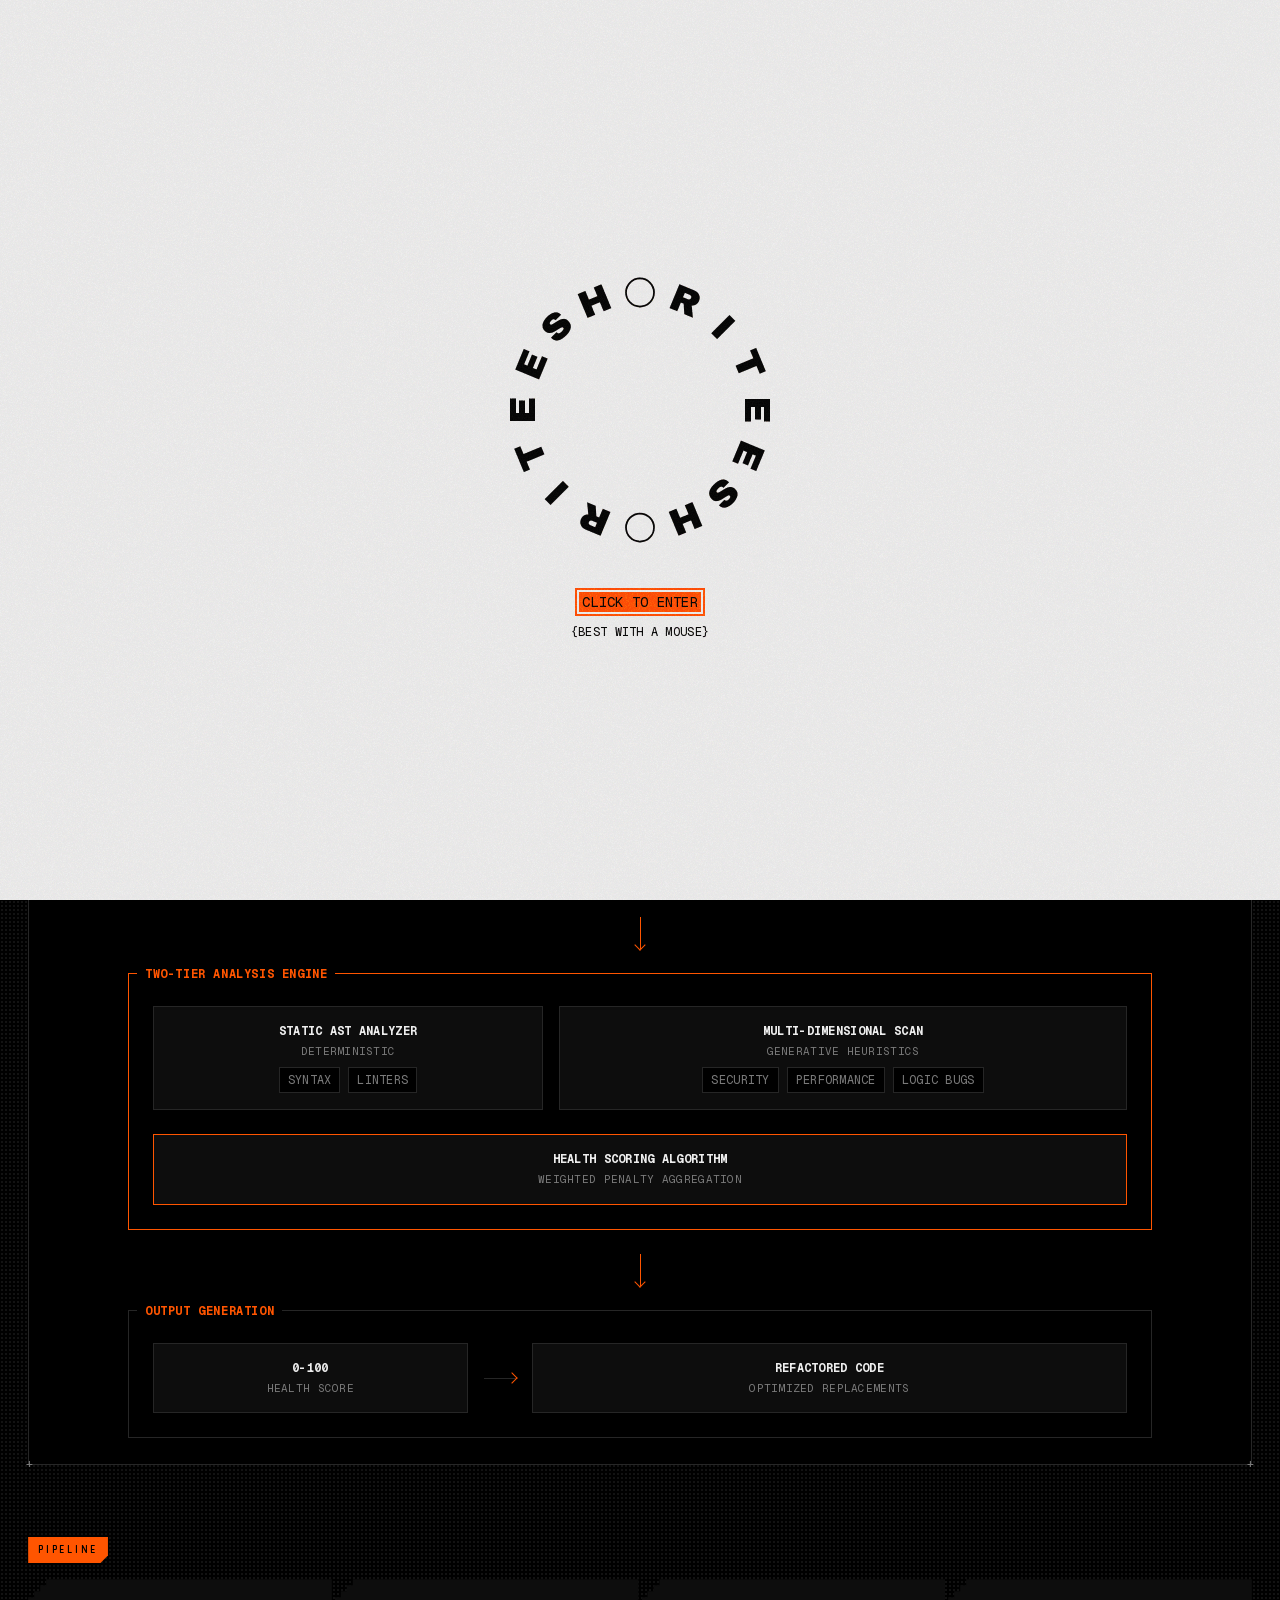
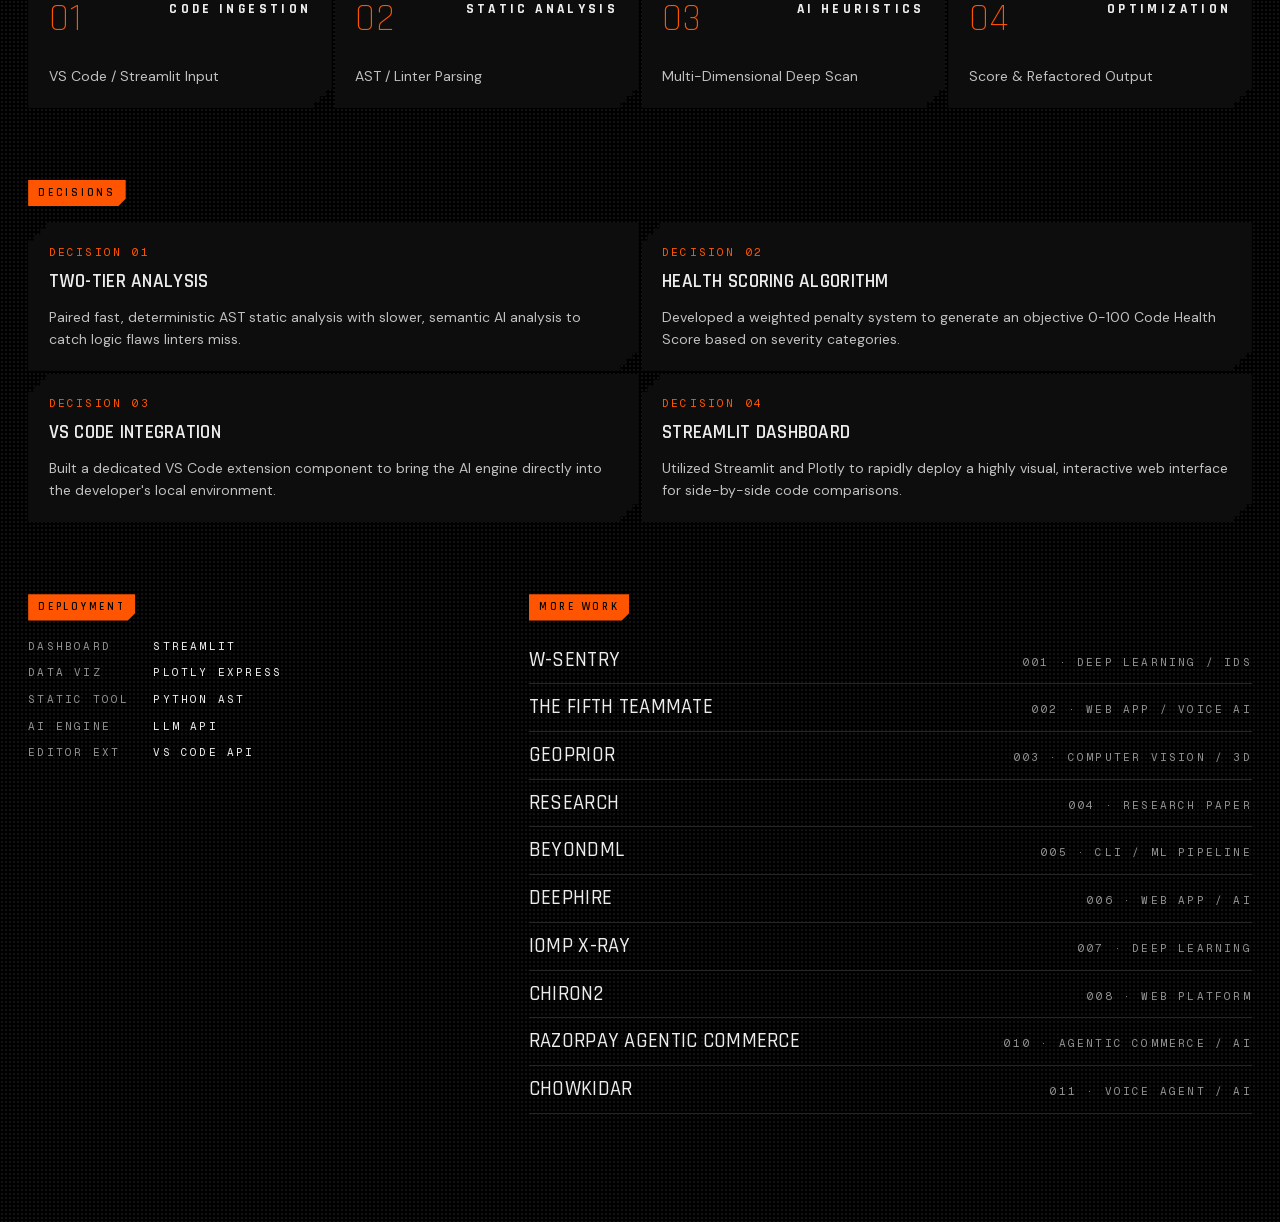
<file: project/coderefine/index.html>
<!DOCTYPE html><!--43F5_h7dYCyXOzy7yZbXa--><html lang="en"><head><meta charSet="utf-8"/><meta name="viewport" content="width=device-width, initial-scale=1"/><link rel="preload" href="/_next/static/media/3206eb66b875a5b3-s.p.e2b99870.woff2" as="font" crossorigin="" type="font/woff2"/><link rel="preload" href="/_next/static/media/5c285b27cdda1fe8-s.p.a62025f2.woff2" as="font" crossorigin="" type="font/woff2"/><link rel="preload" href="/_next/static/media/5e4d537aaa9e154b-s.p.01f07175.woff2" as="font" crossorigin="" type="font/woff2"/><link rel="preload" href="/_next/static/media/797e433ab948586e-s.p.29207c2f.woff2" as="font" crossorigin="" type="font/woff2"/><link rel="preload" href="/_next/static/media/9d8c99ccf2e734e7-s.p.b2ed600c.woff2" as="font" crossorigin="" type="font/woff2"/><link rel="preload" href="/_next/static/media/a079e02bba5bf7ab-s.p.7367eab7.woff2" as="font" crossorigin="" type="font/woff2"/><link rel="preload" href="/_next/static/media/a10c617c9026098c-s.p.ca7c307b.woff2" as="font" crossorigin="" type="font/woff2"/><link rel="preload" href="/_next/static/media/d23f31b94ad01e54-s.p.4b0b0c7e.woff2" as="font" crossorigin="" type="font/woff2"/><link rel="stylesheet" href="/_next/static/chunks/a9cc06f846c58216.css" data-precedence="next"/><link rel="stylesheet" href="/_next/static/chunks/f80a418465f2792e.css" data-precedence="next"/><link rel="preload" as="script" fetchPriority="low" href="/_next/static/chunks/f402a582c136d78f.js"/><script src="/_next/static/chunks/91adb7bdb9870c6a.js" async=""></script><script src="/_next/static/chunks/b7a3780483aba696.js" async=""></script><script src="/_next/static/chunks/3286a90db5baea98.js" async=""></script><script src="/_next/static/chunks/turbopack-1e8106f5658209a5.js" async=""></script><script src="/_next/static/chunks/7fb8e1210722aa96.js" async=""></script><script src="/_next/static/chunks/9efc8c238b36649e.js" async=""></script><script src="/_next/static/chunks/331bcca48c789d08.js" async=""></script><meta name="next-size-adjust" content=""/><title>CODEREFINE — RITEESH THIRUVEEDHULA</title><meta name="description" content="CodeRefine gives code a health score from 0 to 100. Fast AST-based analysis catches the obvious issues, a slower AI pass finds the logic, security and performance problems linters miss, and it proposes refactored code in a Streamlit dashboard or straight inside VS Code."/><link rel="icon" href="/icon.png?icon.7b75e9c1.png" sizes="256x256" type="image/png"/><script>try{if(sessionStorage.getItem('rt-intro-seen'))document.documentElement.dataset.intro='done'}catch(e){}</script><script src="/_next/static/chunks/a6dad97d9634a72d.js" noModule=""></script></head><body class="geist_mono_8d43a2aa-module__8Li5zG__variable archivo_black_543ab441-module__92e_sG__variable rajdhani_635f1ec8-module__oWRXIG__variable orbitron_cd47e22e-module__xMtCMG__variable dm_sans_851d885b-module__2r4mZq__variable antialiased"><div hidden=""><!--$--><!--/$--></div><div class="intro fixed inset-0" style="z-index:var(--z-intro)"><div class="absolute inset-0 flex flex-col items-center justify-center gap-8 overflow-hidden bg-paper text-ink"><div class="w-[min(40vw,300px)]"><svg viewBox="0 0 1200 1200" role="img" aria-label="Riteesh" class="logo-spin block w-full"><circle cx="600" cy="130" r="56" fill="none" stroke="currentColor" stroke-width="7" transform="rotate(0 600 600)"></circle><text x="600" y="130" text-anchor="middle" dominant-baseline="central" font-family="var(--font-logo), Arial Black, sans-serif" font-size="150" fill="currentColor" transform="rotate(22.5 600 600)">R</text><text x="600" y="130" text-anchor="middle" dominant-baseline="central" font-family="var(--font-logo), Arial Black, sans-serif" font-size="150" fill="currentColor" transform="rotate(45 600 600)">I</text><text x="600" y="130" text-anchor="middle" dominant-baseline="central" font-family="var(--font-logo), Arial Black, sans-serif" font-size="150" fill="currentColor" transform="rotate(67.5 600 600)">T</text><text x="600" y="130" text-anchor="middle" dominant-baseline="central" font-family="var(--font-logo), Arial Black, sans-serif" font-size="150" fill="currentColor" transform="rotate(90 600 600)">E</text><text x="600" y="130" text-anchor="middle" dominant-baseline="central" font-family="var(--font-logo), Arial Black, sans-serif" font-size="150" fill="currentColor" transform="rotate(112.5 600 600)">E</text><text x="600" y="130" text-anchor="middle" dominant-baseline="central" font-family="var(--font-logo), Arial Black, sans-serif" font-size="150" fill="currentColor" transform="rotate(135 600 600)">S</text><text x="600" y="130" text-anchor="middle" dominant-baseline="central" font-family="var(--font-logo), Arial Black, sans-serif" font-size="150" fill="currentColor" transform="rotate(157.5 600 600)">H</text><circle cx="600" cy="130" r="56" fill="none" stroke="currentColor" stroke-width="7" transform="rotate(180 600 600)"></circle><text x="600" y="130" text-anchor="middle" dominant-baseline="central" font-family="var(--font-logo), Arial Black, sans-serif" font-size="150" fill="currentColor" transform="rotate(202.5 600 600)">R</text><text x="600" y="130" text-anchor="middle" dominant-baseline="central" font-family="var(--font-logo), Arial Black, sans-serif" font-size="150" fill="currentColor" transform="rotate(225 600 600)">I</text><text x="600" y="130" text-anchor="middle" dominant-baseline="central" font-family="var(--font-logo), Arial Black, sans-serif" font-size="150" fill="currentColor" transform="rotate(247.5 600 600)">T</text><text x="600" y="130" text-anchor="middle" dominant-baseline="central" font-family="var(--font-logo), Arial Black, sans-serif" font-size="150" fill="currentColor" transform="rotate(270 600 600)">E</text><text x="600" y="130" text-anchor="middle" dominant-baseline="central" font-family="var(--font-logo), Arial Black, sans-serif" font-size="150" fill="currentColor" transform="rotate(292.5 600 600)">E</text><text x="600" y="130" text-anchor="middle" dominant-baseline="central" font-family="var(--font-logo), Arial Black, sans-serif" font-size="150" fill="currentColor" transform="rotate(315 600 600)">S</text><text x="600" y="130" text-anchor="middle" dominant-baseline="central" font-family="var(--font-logo), Arial Black, sans-serif" font-size="150" fill="currentColor" transform="rotate(337.5 600 600)">H</text></svg></div><div class="flex flex-col items-center gap-3"><button type="button" autofocus="" data-scramble="true" class="hl cursor-pointer px-2 py-1 text-sm">CLICK TO ENTER</button><p class="text-xs">{BEST WITH A MOUSE}</p></div></div></div><div aria-hidden="true" class="fixed inset-0 bg-ink/60" style="z-index:var(--z-menu);opacity:0;visibility:hidden"></div><nav id="site-menu" aria-label="Menu" inert="" class="fixed inset-x-0 top-0 flex min-h-[48vh] flex-col justify-end gap-7 bg-ink px-[2.2vw] pb-[2.4vw] pt-32 text-[13px] font-medium leading-[1.45] text-paper" style="z-index:var(--z-menu);visibility:hidden"><div class="flex flex-wrap items-center gap-x-5 gap-y-2"><span class="w-32 md:w-[22vw]">{LINKS}</span><a data-scramble="true" class="px-1 hover:bg-accent hover:text-ink focus-visible:bg-accent focus-visible:text-ink" href="https://www.linkedin.com/in/riteesh2k6" target="_blank" rel="noopener">LKDN</a><a data-scramble="true" class="px-1 hover:bg-accent hover:text-ink focus-visible:bg-accent focus-visible:text-ink" href="https://github.com/Riteesh-2k6" target="_blank" rel="noopener">GH</a><a data-scramble="true" class="px-1 hover:bg-accent hover:text-ink focus-visible:bg-accent focus-visible:text-ink" href="mailto:riteesh.vnsp@gmail.com">MAIL</a></div><div class="flex flex-wrap items-end justify-between gap-4"><div class="flex items-center gap-x-5"><span class="w-32 md:w-[22vw]">{RESUME}</span><a data-scramble="true" class="px-1 hover:bg-accent hover:text-ink focus-visible:bg-accent focus-visible:text-ink" href="/resume.pdf" target="_blank" rel="noopener">VIEW PDF</a></div><button type="button" data-scramble="true" class="px-1 hover:bg-accent hover:text-ink focus-visible:bg-accent focus-visible:text-ink cursor-pointer">CONTACT</button></div></nav><header class="fixed inset-x-0 top-0 grid grid-cols-[1fr_auto] items-start px-[2.2vw] pt-[max(16px,1.6vw)] text-[11px] leading-[1.7] tracking-[0.2em] text-paper md:grid-cols-5" style="z-index:var(--z-header)"><a href="/" aria-label="Home" data-cursor-label="HOME" class="flex items-center gap-3 self-center"><svg viewBox="0 0 1200 1200" role="img" aria-label="Riteesh" aria-hidden="true" class="logo-spin block w-[max(44px,3.4vw)]"><circle cx="600" cy="130" r="56" fill="none" stroke="currentColor" stroke-width="7" transform="rotate(0 600 600)"></circle><text x="600" y="130" text-anchor="middle" dominant-baseline="central" font-family="var(--font-logo), Arial Black, sans-serif" font-size="150" fill="currentColor" transform="rotate(22.5 600 600)">R</text><text x="600" y="130" text-anchor="middle" dominant-baseline="central" font-family="var(--font-logo), Arial Black, sans-serif" font-size="150" fill="currentColor" transform="rotate(45 600 600)">I</text><text x="600" y="130" text-anchor="middle" dominant-baseline="central" font-family="var(--font-logo), Arial Black, sans-serif" font-size="150" fill="currentColor" transform="rotate(67.5 600 600)">T</text><text x="600" y="130" text-anchor="middle" dominant-baseline="central" font-family="var(--font-logo), Arial Black, sans-serif" font-size="150" fill="currentColor" transform="rotate(90 600 600)">E</text><text x="600" y="130" text-anchor="middle" dominant-baseline="central" font-family="var(--font-logo), Arial Black, sans-serif" font-size="150" fill="currentColor" transform="rotate(112.5 600 600)">E</text><text x="600" y="130" text-anchor="middle" dominant-baseline="central" font-family="var(--font-logo), Arial Black, sans-serif" font-size="150" fill="currentColor" transform="rotate(135 600 600)">S</text><text x="600" y="130" text-anchor="middle" dominant-baseline="central" font-family="var(--font-logo), Arial Black, sans-serif" font-size="150" fill="currentColor" transform="rotate(157.5 600 600)">H</text><circle cx="600" cy="130" r="56" fill="none" stroke="currentColor" stroke-width="7" transform="rotate(180 600 600)"></circle><text x="600" y="130" text-anchor="middle" dominant-baseline="central" font-family="var(--font-logo), Arial Black, sans-serif" font-size="150" fill="currentColor" transform="rotate(202.5 600 600)">R</text><text x="600" y="130" text-anchor="middle" dominant-baseline="central" font-family="var(--font-logo), Arial Black, sans-serif" font-size="150" fill="currentColor" transform="rotate(225 600 600)">I</text><text x="600" y="130" text-anchor="middle" dominant-baseline="central" font-family="var(--font-logo), Arial Black, sans-serif" font-size="150" fill="currentColor" transform="rotate(247.5 600 600)">T</text><text x="600" y="130" text-anchor="middle" dominant-baseline="central" font-family="var(--font-logo), Arial Black, sans-serif" font-size="150" fill="currentColor" transform="rotate(270 600 600)">E</text><text x="600" y="130" text-anchor="middle" dominant-baseline="central" font-family="var(--font-logo), Arial Black, sans-serif" font-size="150" fill="currentColor" transform="rotate(292.5 600 600)">E</text><text x="600" y="130" text-anchor="middle" dominant-baseline="central" font-family="var(--font-logo), Arial Black, sans-serif" font-size="150" fill="currentColor" transform="rotate(315 600 600)">S</text><text x="600" y="130" text-anchor="middle" dominant-baseline="central" font-family="var(--font-logo), Arial Black, sans-serif" font-size="150" fill="currentColor" transform="rotate(337.5 600 600)">H</text></svg><span class="[text-shadow:0_0_6px_#000,0_0_2px_#000] font-tech text-[15px] font-bold tracking-normal">RITEESH VNSP</span></a><p class="hidden self-center md:block"><span class="[text-shadow:0_0_6px_#000,0_0_2px_#000] text-paper/70">PORTFOLIO - <span class="text-paper">V2</span></span></p><div class="hidden gap-5 self-center md:flex"><a href="/project/chiron2/" data-scramble="true" data-cursor-label="PREV" class="[text-shadow:0_0_6px_#000,0_0_2px_#000]">PREV</a><a href="/project/razorpay-agentic-commerce/" data-scramble="true" data-cursor-label="NEXT" class="[text-shadow:0_0_6px_#000,0_0_2px_#000]">NEXT</a></div><p class="hidden text-paper/70 md:block"><span class="[text-shadow:0_0_6px_#000,0_0_2px_#000]">HYDERABAD, IN</span><br/><span class="[text-shadow:0_0_6px_#000,0_0_2px_#000]"> </span></p><div class="flex items-start justify-between gap-4"><p class="hidden text-paper/70 md:block"><span class="[text-shadow:0_0_6px_#000,0_0_2px_#000]">17°23&#x27;06.0&quot;N</span><br/><span class="[text-shadow:0_0_6px_#000,0_0_2px_#000]">78°29&#x27;12.0&quot;E</span></p><button type="button" aria-expanded="false" aria-controls="site-menu" class="relative cursor-pointer bg-surface px-[1.4em] py-[0.6em] font-tech text-[15px] font-bold tracking-normal text-paper"><span aria-hidden="true" class="absolute left-0 top-0 h-2 w-2 border-l-2 border-t-2 border-accent"></span><span aria-hidden="true" class="absolute bottom-0 right-0 h-2 w-2 border-b-2 border-r-2 border-accent"></span><span data-scramble="true">MENU</span></button></div></header><main class="dot-grid relative min-h-screen bg-ink px-[2.2vw] pb-[12vh] pt-[max(96px,15vh)] text-paper"><div aria-hidden="true" class="grid-lines pointer-events-none fixed inset-0 [--grid-line:rgb(255_255_255/0.07)]"></div><div aria-hidden="true" class="pointer-events-none fixed inset-x-0 top-0 z-30 h-[12vh] bg-gradient-to-b from-ink from-40% to-transparent"></div><div class="relative"><header class="grid items-end gap-x-[2.2vw] gap-y-8 lg:grid-cols-5"><div class="lg:col-span-3"><div class="flex items-center gap-4"><span class="notch inline-block bg-accent px-[0.9em] py-[0.35em] font-tech font-semibold tracking-[0.25em] text-ink text-[11px] leading-[1.7] tracking-[0.2em]">009 / 011</span><span class="flex items-center gap-2 text-paper/70 text-[11px] leading-[1.7] tracking-[0.2em]"><span class="inline-block h-2 w-2 bg-accent"></span>ACTIVE</span></div><h1 class="mt-3 font-tech text-[clamp(48px,7vw,140px)] font-light leading-[0.85]">CODEREFINE</h1><p class="mt-3 text-paper/70 text-[11px] leading-[1.7] tracking-[0.2em]">AI CODE HEALTH ENGINE</p><p class="mt-6 max-w-[62ch] font-body text-[clamp(14px,1.05vw,18px)] font-normal normal-case leading-[1.6] tracking-normal text-paper/80">CodeRefine gives code a health score from 0 to 100. Fast AST-based analysis catches the obvious issues, a slower AI pass finds the logic, security and performance problems linters miss, and it proposes refactored code in a Streamlit dashboard or straight inside VS Code.</p></div><div class="lg:col-span-2"><dl class="grid grid-cols-[minmax(90px,auto)_1fr] gap-x-6 gap-y-2 text-[11px] leading-[1.7] tracking-[0.2em]"><div class="contents"><dt class="text-paper/60">TYPE</dt><dd>DEV TOOLS</dd></div><div class="contents"><dt class="text-paper/60">USERS</dt><dd>ENGINEERS</dd></div><div class="contents"><dt class="text-paper/60">STACK</dt><dd>PYTHON + STREAMLIT</dd></div><div class="contents"><dt class="text-paper/60">LAUNCH</dt><dd>2026</dd></div><div class="contents"><dt class="text-paper/60">VERSION</dt><dd>1.0</dd></div></dl></div></header><section class="mt-[6vh] grid grid-cols-3 gap-[3px]"><article class="pixel-corners bg-surface p-[clamp(16px,1.6vw,28px)] flex min-h-[clamp(140px,22vh,240px)] flex-col justify-between"><p class="text-right font-tech text-[clamp(12px,1.05vw,19px)] font-bold tracking-[0.25em] whitespace-pre-line">Analysis
Dimensions</p><p class="font-tech text-[clamp(36px,4.6vw,96px)] font-medium leading-none">4</p></article><article class="pixel-corners bg-surface p-[clamp(16px,1.6vw,28px)] flex min-h-[clamp(140px,22vh,240px)] flex-col justify-between"><p class="text-right font-tech text-[clamp(12px,1.05vw,19px)] font-bold tracking-[0.25em] whitespace-pre-line">Health
Score</p><p class="font-tech text-[clamp(36px,4.6vw,96px)] font-medium leading-none">0-100</p></article><article class="pixel-corners bg-surface p-[clamp(16px,1.6vw,28px)] flex min-h-[clamp(140px,22vh,240px)] flex-col justify-between"><p class="text-right font-tech text-[clamp(12px,1.05vw,19px)] font-bold tracking-[0.25em] whitespace-pre-line">Client
Interfaces</p><p class="font-tech text-[clamp(36px,4.6vw,96px)] font-medium leading-none">2</p></article></section><section class="mt-[8vh]"><span class="notch inline-block bg-accent px-[0.9em] py-[0.35em] font-tech font-semibold tracking-[0.25em] text-ink text-[11px] leading-[1.7] tracking-[0.2em]">SYSTEM ARCHITECTURE</span><div class="relative border border-line mt-4 bg-ink"><span aria-hidden="true" class="absolute left-0 top-0 -translate-x-1/2 -translate-y-1/2 text-[12px] leading-none text-dim">+</span><span aria-hidden="true" class="absolute right-0 top-0 translate-x-1/2 -translate-y-1/2 text-[12px] leading-none text-dim">+</span><span aria-hidden="true" class="absolute bottom-0 left-0 -translate-x-1/2 translate-y-1/2 text-[12px] leading-none text-dim">+</span><span aria-hidden="true" class="absolute bottom-0 right-0 translate-x-1/2 translate-y-1/2 text-[12px] leading-none text-dim">+</span><div class="overflow-x-auto p-[clamp(16px,2vw,32px)]"><div class="min-w-[700px] text-[11px]"><div class="flex flex-col gap-6 w-full max-w-5xl mx-auto font-pixel"><div class="flex flex-col md:flex-row gap-4 items-stretch md:items-center border border-border p-6 pt-8 relative bg-background"><div class="absolute -top-2 left-2 px-2 bg-background text-burnt-amber text-xs tracking-wider font-bold">CLIENT INTERFACES</div><div style="flex-grow:1;flex-basis:0" class="border border-border p-4 text-center bg-surface break-words"><div class="text-primary text-xs font-bold mb-1">VS Code Ext</div><div class="text-[11px] text-secondary">Local Env</div></div><div style="flex-grow:1;flex-basis:0" class="border border-border p-4 text-center bg-surface break-words"><div class="text-primary text-xs font-bold mb-1">Streamlit Dashboard</div><div class="text-[11px] text-secondary">Web UI</div></div></div><div class="hidden md:flex justify-center"><div class="w-[1px] h-8 bg-burnt-amber relative"><div class="absolute bottom-0 -left-1 w-2 h-2 border-b border-r border-burnt-amber rotate-45"></div></div></div><div class="flex flex-col gap-6 border border-burnt-amber p-6 pt-8 relative bg-background"><div class="absolute -top-2 left-2 px-2 bg-background text-burnt-amber text-xs tracking-wider font-bold">TWO-TIER ANALYSIS ENGINE</div><div class="flex flex-col md:flex-row gap-4 items-stretch md:items-center"><div style="flex-grow:1;flex-basis:0" class="border border-border p-4 text-center bg-surface break-words"><div class="text-primary text-xs font-bold mb-1">Static AST Analyzer</div><div class="text-[11px] text-secondary">Deterministic</div><div class="flex flex-wrap gap-2 justify-center mt-2"><span class="border border-border bg-background px-2 py-1 text-xs text-secondary">Syntax</span><span class="border border-border bg-background px-2 py-1 text-xs text-secondary">Linters</span></div></div><div style="flex-grow:1.5;flex-basis:0" class="border border-border p-4 text-center bg-surface break-words"><div class="text-primary text-xs font-bold mb-1">Multi-Dimensional Scan</div><div class="text-[11px] text-secondary">Generative Heuristics</div><div class="flex flex-wrap gap-2 justify-center mt-2"><span class="border border-border bg-background px-2 py-1 text-xs text-secondary">Security</span><span class="border border-border bg-background px-2 py-1 text-xs text-secondary">Performance</span><span class="border border-border bg-background px-2 py-1 text-xs text-secondary">Logic Bugs</span></div></div></div><div class="border border-burnt-amber p-4 text-center bg-surface break-words"><div class="text-primary text-xs font-bold mb-1">Health Scoring Algorithm</div><div class="text-[11px] text-secondary">Weighted penalty aggregation</div></div></div><div class="hidden md:flex justify-center"><div class="w-[1px] h-8 bg-burnt-amber relative"><div class="absolute bottom-0 -left-1 w-2 h-2 border-b border-r border-burnt-amber rotate-45"></div></div></div><div class="flex flex-col md:flex-row gap-4 items-stretch md:items-center border border-border p-6 pt-8 relative bg-background"><div class="absolute -top-2 left-2 px-2 bg-background text-burnt-amber text-xs tracking-wider font-bold">OUTPUT GENERATION</div><div style="flex-grow:1;flex-basis:0" class="border border-border p-4 text-center bg-surface break-words"><div class="text-primary text-xs font-bold mb-1">0-100</div><div class="text-[11px] text-secondary">Health Score</div></div><div class="hidden md:block w-8 h-[1px] bg-border relative shrink-0"><div class="absolute right-0 -top-1 w-2 h-2 border-t border-r border-burnt-amber rotate-45"></div></div><div style="flex-grow:2;flex-basis:0" class="border border-border p-4 text-center bg-surface break-words"><div class="text-primary text-xs font-bold mb-1">Refactored Code</div><div class="text-[11px] text-secondary">Optimized replacements</div></div></div></div></div></div></div></section><section class="mt-[8vh]"><span class="notch inline-block bg-accent px-[0.9em] py-[0.35em] font-tech font-semibold tracking-[0.25em] text-ink text-[11px] leading-[1.7] tracking-[0.2em]">PIPELINE</span><ol class="mt-4 grid gap-[3px] sm:grid-cols-2 lg:grid-cols-4"><li class="pixel-corners bg-surface p-[clamp(16px,1.6vw,28px)]"><div class="flex items-start justify-between"><span class="font-tech text-[clamp(32px,3vw,56px)] font-light leading-none text-accent">01</span><p class="text-right font-tech text-[clamp(12px,1.05vw,19px)] font-bold tracking-[0.25em]">Code Ingestion</p></div><p class="mt-[clamp(20px,3vh,40px)] font-body text-[clamp(14px,1.05vw,18px)] font-normal normal-case leading-[1.6] tracking-normal text-paper/80">VS Code / Streamlit Input</p></li><li class="pixel-corners bg-surface p-[clamp(16px,1.6vw,28px)]"><div class="flex items-start justify-between"><span class="font-tech text-[clamp(32px,3vw,56px)] font-light leading-none text-accent">02</span><p class="text-right font-tech text-[clamp(12px,1.05vw,19px)] font-bold tracking-[0.25em]">Static Analysis</p></div><p class="mt-[clamp(20px,3vh,40px)] font-body text-[clamp(14px,1.05vw,18px)] font-normal normal-case leading-[1.6] tracking-normal text-paper/80">AST / Linter Parsing</p></li><li class="pixel-corners bg-surface p-[clamp(16px,1.6vw,28px)]"><div class="flex items-start justify-between"><span class="font-tech text-[clamp(32px,3vw,56px)] font-light leading-none text-accent">03</span><p class="text-right font-tech text-[clamp(12px,1.05vw,19px)] font-bold tracking-[0.25em]">AI Heuristics</p></div><p class="mt-[clamp(20px,3vh,40px)] font-body text-[clamp(14px,1.05vw,18px)] font-normal normal-case leading-[1.6] tracking-normal text-paper/80">Multi-Dimensional Deep Scan</p></li><li class="pixel-corners bg-surface p-[clamp(16px,1.6vw,28px)]"><div class="flex items-start justify-between"><span class="font-tech text-[clamp(32px,3vw,56px)] font-light leading-none text-accent">04</span><p class="text-right font-tech text-[clamp(12px,1.05vw,19px)] font-bold tracking-[0.25em]">Optimization</p></div><p class="mt-[clamp(20px,3vh,40px)] font-body text-[clamp(14px,1.05vw,18px)] font-normal normal-case leading-[1.6] tracking-normal text-paper/80">Score &amp; Refactored Output</p></li></ol></section><section class="mt-[8vh]"><span class="notch inline-block bg-accent px-[0.9em] py-[0.35em] font-tech font-semibold tracking-[0.25em] text-ink text-[11px] leading-[1.7] tracking-[0.2em]">DECISIONS</span><ul class="mt-4 grid gap-[3px] md:grid-cols-2"><li class="pixel-corners bg-surface p-[clamp(16px,1.6vw,28px)]"><p class="text-accent text-[11px] leading-[1.7] tracking-[0.2em]">DECISION 01</p><h3 class="mt-2 font-tech text-[clamp(18px,1.5vw,28px)] font-semibold leading-tight">Two-Tier Analysis</h3><p class="mt-3 font-body text-[clamp(14px,1.05vw,18px)] font-normal normal-case leading-[1.6] tracking-normal text-paper/80">Paired fast, deterministic AST static analysis with slower, semantic AI analysis to catch logic flaws linters miss.</p></li><li class="pixel-corners bg-surface p-[clamp(16px,1.6vw,28px)]"><p class="text-accent text-[11px] leading-[1.7] tracking-[0.2em]">DECISION 02</p><h3 class="mt-2 font-tech text-[clamp(18px,1.5vw,28px)] font-semibold leading-tight">Health Scoring Algorithm</h3><p class="mt-3 font-body text-[clamp(14px,1.05vw,18px)] font-normal normal-case leading-[1.6] tracking-normal text-paper/80">Developed a weighted penalty system to generate an objective 0-100 Code Health Score based on severity categories.</p></li><li class="pixel-corners bg-surface p-[clamp(16px,1.6vw,28px)]"><p class="text-accent text-[11px] leading-[1.7] tracking-[0.2em]">DECISION 03</p><h3 class="mt-2 font-tech text-[clamp(18px,1.5vw,28px)] font-semibold leading-tight">VS Code Integration</h3><p class="mt-3 font-body text-[clamp(14px,1.05vw,18px)] font-normal normal-case leading-[1.6] tracking-normal text-paper/80">Built a dedicated VS Code extension component to bring the AI engine directly into the developer&#x27;s local environment.</p></li><li class="pixel-corners bg-surface p-[clamp(16px,1.6vw,28px)]"><p class="text-accent text-[11px] leading-[1.7] tracking-[0.2em]">DECISION 04</p><h3 class="mt-2 font-tech text-[clamp(18px,1.5vw,28px)] font-semibold leading-tight">Streamlit Dashboard</h3><p class="mt-3 font-body text-[clamp(14px,1.05vw,18px)] font-normal normal-case leading-[1.6] tracking-normal text-paper/80">Utilized Streamlit and Plotly to rapidly deploy a highly visual, interactive web interface for side-by-side code comparisons.</p></li></ul></section><section class="mt-[8vh] grid gap-[6vh] lg:grid-cols-5 lg:gap-[2.2vw]"><div class="lg:col-span-2"><span class="notch inline-block bg-accent px-[0.9em] py-[0.35em] font-tech font-semibold tracking-[0.25em] text-ink text-[11px] leading-[1.7] tracking-[0.2em]">DEPLOYMENT</span><div class="mt-4"><dl class="grid grid-cols-[minmax(90px,auto)_1fr] gap-x-6 gap-y-2 text-[11px] leading-[1.7] tracking-[0.2em]"><div class="contents"><dt class="text-paper/60">DASHBOARD</dt><dd>Streamlit</dd></div><div class="contents"><dt class="text-paper/60">DATA VIZ</dt><dd>Plotly Express</dd></div><div class="contents"><dt class="text-paper/60">STATIC TOOL</dt><dd>Python AST</dd></div><div class="contents"><dt class="text-paper/60">AI ENGINE</dt><dd>LLM API</dd></div><div class="contents"><dt class="text-paper/60">EDITOR EXT</dt><dd>VS Code API</dd></div></dl></div></div><div class="lg:col-span-3"><span class="notch inline-block bg-accent px-[0.9em] py-[0.35em] font-tech font-semibold tracking-[0.25em] text-ink text-[11px] leading-[1.7] tracking-[0.2em]">MORE WORK</span><ul class="mt-4"><li class="flex items-baseline justify-between gap-4 border-b border-line py-2"><a href="/project/w-sentry/" data-scramble="true" data-cursor-label="OPEN" class="font-tech text-[clamp(18px,1.6vw,30px)] font-medium transition-colors hover:text-accent">W-SENTRY</a><span class="text-paper/60 text-[11px] leading-[1.7] tracking-[0.2em]">001 · DEEP LEARNING / IDS</span></li><li class="flex items-baseline justify-between gap-4 border-b border-line py-2"><a href="/project/the-fifth-teammate/" data-scramble="true" data-cursor-label="OPEN" class="font-tech text-[clamp(18px,1.6vw,30px)] font-medium transition-colors hover:text-accent">THE FIFTH TEAMMATE</a><span class="text-paper/60 text-[11px] leading-[1.7] tracking-[0.2em]">002 · WEB APP / VOICE AI</span></li><li class="flex items-baseline justify-between gap-4 border-b border-line py-2"><a href="/project/geoprior/" data-scramble="true" data-cursor-label="OPEN" class="font-tech text-[clamp(18px,1.6vw,30px)] font-medium transition-colors hover:text-accent">GEOPRIOR</a><span class="text-paper/60 text-[11px] leading-[1.7] tracking-[0.2em]">003 · COMPUTER VISION / 3D</span></li><li class="flex items-baseline justify-between gap-4 border-b border-line py-2"><a href="/project/research-paper/" data-scramble="true" data-cursor-label="OPEN" class="font-tech text-[clamp(18px,1.6vw,30px)] font-medium transition-colors hover:text-accent">RESEARCH</a><span class="text-paper/60 text-[11px] leading-[1.7] tracking-[0.2em]">004 · RESEARCH PAPER</span></li><li class="flex items-baseline justify-between gap-4 border-b border-line py-2"><a href="/project/beyondml/" data-scramble="true" data-cursor-label="OPEN" class="font-tech text-[clamp(18px,1.6vw,30px)] font-medium transition-colors hover:text-accent">BEYONDML</a><span class="text-paper/60 text-[11px] leading-[1.7] tracking-[0.2em]">005 · CLI / ML PIPELINE</span></li><li class="flex items-baseline justify-between gap-4 border-b border-line py-2"><a href="/project/deephire/" data-scramble="true" data-cursor-label="OPEN" class="font-tech text-[clamp(18px,1.6vw,30px)] font-medium transition-colors hover:text-accent">DEEPHIRE</a><span class="text-paper/60 text-[11px] leading-[1.7] tracking-[0.2em]">006 · WEB APP / AI</span></li><li class="flex items-baseline justify-between gap-4 border-b border-line py-2"><a href="/project/iomp-xray/" data-scramble="true" data-cursor-label="OPEN" class="font-tech text-[clamp(18px,1.6vw,30px)] font-medium transition-colors hover:text-accent">IOMP X-RAY</a><span class="text-paper/60 text-[11px] leading-[1.7] tracking-[0.2em]">007 · DEEP LEARNING</span></li><li class="flex items-baseline justify-between gap-4 border-b border-line py-2"><a href="/project/chiron2/" data-scramble="true" data-cursor-label="OPEN" class="font-tech text-[clamp(18px,1.6vw,30px)] font-medium transition-colors hover:text-accent">CHIRON2</a><span class="text-paper/60 text-[11px] leading-[1.7] tracking-[0.2em]">008 · WEB PLATFORM</span></li><li class="flex items-baseline justify-between gap-4 border-b border-line py-2"><a href="/project/razorpay-agentic-commerce/" data-scramble="true" data-cursor-label="OPEN" class="font-tech text-[clamp(18px,1.6vw,30px)] font-medium transition-colors hover:text-accent">RAZORPAY AGENTIC COMMERCE</a><span class="text-paper/60 text-[11px] leading-[1.7] tracking-[0.2em]">010 · AGENTIC COMMERCE / AI</span></li><li class="flex items-baseline justify-between gap-4 border-b border-line py-2"><a href="/project/chowkidar/" data-scramble="true" data-cursor-label="OPEN" class="font-tech text-[clamp(18px,1.6vw,30px)] font-medium transition-colors hover:text-accent">CHOWKIDAR</a><span class="text-paper/60 text-[11px] leading-[1.7] tracking-[0.2em]">011 · VOICE AGENT / AI</span></li></ul></div></section></div></main><!--$--><!--/$--><canvas aria-hidden="true" class="pointer-events-none fixed inset-0 h-screen w-screen" style="z-index:var(--z-transition)"></canvas><script src="/_next/static/chunks/f402a582c136d78f.js" id="_R_" async=""></script><script>(self.__next_f=self.__next_f||[]).push([0])</script><script>self.__next_f.push([1,"1:\"$Sreact.fragment\"\n2:I[65971,[\"/_next/static/chunks/7fb8e1210722aa96.js\",\"/_next/static/chunks/9efc8c238b36649e.js\"],\"default\"]\n3:I[34380,[\"/_next/static/chunks/7fb8e1210722aa96.js\",\"/_next/static/chunks/9efc8c238b36649e.js\"],\"default\"]\n4:I[57097,[\"/_next/static/chunks/7fb8e1210722aa96.js\",\"/_next/static/chunks/9efc8c238b36649e.js\"],\"default\"]\n5:I[84934,[\"/_next/static/chunks/7fb8e1210722aa96.js\",\"/_next/static/chunks/9efc8c238b36649e.js\"],\"TransitionProvider\"]\n6:I[40120,[\"/_next/static/chunks/7fb8e1210722aa96.js\",\"/_next/static/chunks/9efc8c238b36649e.js\"],\"default\"]\n7:I[47048,[\"/_next/static/chunks/7fb8e1210722aa96.js\",\"/_next/static/chunks/9efc8c238b36649e.js\"],\"default\"]\n8:I[39756,[\"/_next/static/chunks/331bcca48c789d08.js\"],\"default\"]\n9:I[37457,[\"/_next/static/chunks/331bcca48c789d08.js\"],\"default\"]\nb:I[97367,[\"/_next/static/chunks/331bcca48c789d08.js\"],\"OutletBoundary\"]\nd:I[11533,[\"/_next/static/chunks/331bcca48c789d08.js\"],\"AsyncMetadataOutlet\"]\nf:I[97367,[\"/_next/static/chunks/331bcca48c789d08.js\"],\"ViewportBoundary\"]\n11:I[97367,[\"/_next/static/chunks/331bcca48c789d08.js\"],\"MetadataBoundary\"]\n12:\"$Sreact.suspense\"\n14:I[68027,[\"/_next/static/chunks/7fb8e1210722aa96.js\",\"/_next/static/chunks/9efc8c238b36649e.js\"],\"default\"]\n:HL[\"/_next/static/chunks/a9cc06f846c58216.css\",\"style\"]\n:HL[\"/_next/static/chunks/f80a418465f2792e.css\",\"style\"]\n:HL[\"/_next/static/media/3206eb66b875a5b3-s.p.e2b99870.woff2\",\"font\",{\"crossOrigin\":\"\",\"type\":\"font/woff2\"}]\n:HL[\"/_next/static/media/5c285b27cdda1fe8-s.p.a62025f2.woff2\",\"font\",{\"crossOrigin\":\"\",\"type\":\"font/woff2\"}]\n:HL[\"/_next/static/media/5e4d537aaa9e154b-s.p.01f07175.woff2\",\"font\",{\"crossOrigin\":\"\",\"type\":\"font/woff2\"}]\n:HL[\"/_next/static/media/797e433ab948586e-s.p.29207c2f.woff2\",\"font\",{\"crossOrigin\":\"\",\"type\":\"font/woff2\"}]\n:HL[\"/_next/static/media/9d8c99ccf2e734e7-s.p.b2ed600c.woff2\",\"font\",{\"crossOrigin\":\"\",\"type\":\"font/woff2\"}]\n:HL[\"/_next/static/media/a079e02bba5bf7ab-s.p.7367eab7.woff2\",\"font\",{\"crossOrigin\":\"\",\"type\":\"font/woff2\"}]\n:HL[\"/_next/static/media/a10"])</script><script>self.__next_f.push([1,"c617c9026098c-s.p.ca7c307b.woff2\",\"font\",{\"crossOrigin\":\"\",\"type\":\"font/woff2\"}]\n:HL[\"/_next/static/media/d23f31b94ad01e54-s.p.4b0b0c7e.woff2\",\"font\",{\"crossOrigin\":\"\",\"type\":\"font/woff2\"}]\n"])</script><script>self.__next_f.push([1,"0:{\"P\":null,\"b\":\"43F5_h7dYCyXOzy7yZbXa\",\"p\":\"\",\"c\":[\"\",\"project\",\"coderefine\",\"\"],\"i\":false,\"f\":[[[\"\",{\"children\":[\"project\",{\"children\":[[\"slug\",\"coderefine\",\"d\"],{\"children\":[\"__PAGE__\",{}]}]}]},\"$undefined\",\"$undefined\",true],[\"\",[\"$\",\"$1\",\"c\",{\"children\":[[[\"$\",\"link\",\"0\",{\"rel\":\"stylesheet\",\"href\":\"/_next/static/chunks/a9cc06f846c58216.css\",\"precedence\":\"next\",\"crossOrigin\":\"$undefined\",\"nonce\":\"$undefined\"}],[\"$\",\"link\",\"1\",{\"rel\":\"stylesheet\",\"href\":\"/_next/static/chunks/f80a418465f2792e.css\",\"precedence\":\"next\",\"crossOrigin\":\"$undefined\",\"nonce\":\"$undefined\"}],[\"$\",\"script\",\"script-0\",{\"src\":\"/_next/static/chunks/7fb8e1210722aa96.js\",\"async\":true,\"nonce\":\"$undefined\"}],[\"$\",\"script\",\"script-1\",{\"src\":\"/_next/static/chunks/9efc8c238b36649e.js\",\"async\":true,\"nonce\":\"$undefined\"}]],[\"$\",\"html\",null,{\"lang\":\"en\",\"suppressHydrationWarning\":true,\"children\":[[\"$\",\"head\",null,{\"children\":[\"$\",\"script\",null,{\"dangerouslySetInnerHTML\":{\"__html\":\"try{if(sessionStorage.getItem('rt-intro-seen'))document.documentElement.dataset.intro='done'}catch(e){}\"}}]}],[\"$\",\"body\",null,{\"className\":\"geist_mono_8d43a2aa-module__8Li5zG__variable archivo_black_543ab441-module__92e_sG__variable rajdhani_635f1ec8-module__oWRXIG__variable orbitron_cd47e22e-module__xMtCMG__variable dm_sans_851d885b-module__2r4mZq__variable antialiased\",\"children\":[[\"$\",\"$L2\",null,{}],[\"$\",\"$L3\",null,{}],[\"$\",\"$L4\",null,{\"targetSelector\":\"a, button, [role='button'], [data-cursor-label]\",\"matchRadius\":false}],[\"$\",\"$L5\",null,{\"children\":[[\"$\",\"$L6\",null,{}],[\"$\",\"$L7\",null,{}],[\"$\",\"$L8\",null,{\"parallelRouterKey\":\"children\",\"error\":\"$undefined\",\"errorStyles\":\"$undefined\",\"errorScripts\":\"$undefined\",\"template\":[\"$\",\"$L9\",null,{}],\"templateStyles\":\"$undefined\",\"templateScripts\":\"$undefined\",\"notFound\":[[[\"$\",\"title\",null,{\"children\":\"404: This page could not be found.\"}],[\"$\",\"div\",null,{\"style\":{\"fontFamily\":\"system-ui,\\\"Segoe UI\\\",Roboto,Helvetica,Arial,sans-serif,\\\"Apple Color Emoji\\\",\\\"Segoe UI Emoji\\\"\",\"height\":\"100vh\",\"textAlign\":\"center\",\"display\":\"flex\",\"flexDirection\":\"column\",\"alignItems\":\"center\",\"justifyContent\":\"center\"},\"children\":[\"$\",\"div\",null,{\"children\":[[\"$\",\"style\",null,{\"dangerouslySetInnerHTML\":{\"__html\":\"body{color:#000;background:#fff;margin:0}.next-error-h1{border-right:1px solid rgba(0,0,0,.3)}@media (prefers-color-scheme:dark){body{color:#fff;background:#000}.next-error-h1{border-right:1px solid rgba(255,255,255,.3)}}\"}}],[\"$\",\"h1\",null,{\"className\":\"next-error-h1\",\"style\":{\"display\":\"inline-block\",\"margin\":\"0 20px 0 0\",\"padding\":\"0 23px 0 0\",\"fontSize\":24,\"fontWeight\":500,\"verticalAlign\":\"top\",\"lineHeight\":\"49px\"},\"children\":404}],[\"$\",\"div\",null,{\"style\":{\"display\":\"inline-block\"},\"children\":[\"$\",\"h2\",null,{\"style\":{\"fontSize\":14,\"fontWeight\":400,\"lineHeight\":\"49px\",\"margin\":0},\"children\":\"This page could not be found.\"}]}]]}]}]],[]],\"forbidden\":\"$undefined\",\"unauthorized\":\"$undefined\"}]]}]]}]]}]]}],{\"children\":[\"project\",[\"$\",\"$1\",\"c\",{\"children\":[null,[\"$\",\"$L8\",null,{\"parallelRouterKey\":\"children\",\"error\":\"$undefined\",\"errorStyles\":\"$undefined\",\"errorScripts\":\"$undefined\",\"template\":[\"$\",\"$L9\",null,{}],\"templateStyles\":\"$undefined\",\"templateScripts\":\"$undefined\",\"notFound\":\"$undefined\",\"forbidden\":\"$undefined\",\"unauthorized\":\"$undefined\"}]]}],{\"children\":[[\"slug\",\"coderefine\",\"d\"],[\"$\",\"$1\",\"c\",{\"children\":[null,[\"$\",\"$L8\",null,{\"parallelRouterKey\":\"children\",\"error\":\"$undefined\",\"errorStyles\":\"$undefined\",\"errorScripts\":\"$undefined\",\"template\":[\"$\",\"$L9\",null,{}],\"templateStyles\":\"$undefined\",\"templateScripts\":\"$undefined\",\"notFound\":\"$undefined\",\"forbidden\":\"$undefined\",\"unauthorized\":\"$undefined\"}]]}],{\"children\":[\"__PAGE__\",[\"$\",\"$1\",\"c\",{\"children\":[\"$La\",null,[\"$\",\"$Lb\",null,{\"children\":[\"$Lc\",[\"$\",\"$Ld\",null,{\"promise\":\"$@e\"}]]}]]}],{},null,false]},null,false]},null,false]},null,false],[\"$\",\"$1\",\"h\",{\"children\":[null,[[\"$\",\"$Lf\",null,{\"children\":\"$L10\"}],[\"$\",\"meta\",null,{\"name\":\"next-size-adjust\",\"content\":\"\"}]],[\"$\",\"$L11\",null,{\"children\":[\"$\",\"div\",null,{\"hidden\":true,\"children\":[\"$\",\"$12\",null,{\"fallback\":null,\"children\":\"$L13\"}]}]}]]}],false]],\"m\":\"$undefined\",\"G\":[\"$14\",[[\"$\",\"link\",\"0\",{\"rel\":\"stylesheet\",\"href\":\"/_next/static/chunks/a9cc06f846c58216.css\",\"precedence\":\"next\",\"crossOrigin\":\"$undefined\",\"nonce\":\"$undefined\"}],[\"$\",\"link\",\"1\",{\"rel\":\"stylesheet\",\"href\":\"/_next/static/chunks/f80a418465f2792e.css\",\"precedence\":\"next\",\"crossOrigin\":\"$undefined\",\"nonce\":\"$undefined\"}]]],\"s\":false,\"S\":true}\n"])</script><script>self.__next_f.push([1,"a:[\"$\",\"main\",null,{\"className\":\"dot-grid relative min-h-screen bg-ink px-[2.2vw] pb-[12vh] pt-[max(96px,15vh)] text-paper\",\"children\":[[\"$\",\"div\",null,{\"aria-hidden\":true,\"className\":\"grid-lines pointer-events-none fixed inset-0 [--grid-line:rgb(255_255_255/0.07)]\"}],[\"$\",\"div\",null,{\"aria-hidden\":true,\"className\":\"pointer-events-none fixed inset-x-0 top-0 z-30 h-[12vh] bg-gradient-to-b from-ink from-40% to-transparent\"}],[\"$\",\"div\",null,{\"className\":\"relative\",\"children\":[[\"$\",\"header\",null,{\"className\":\"grid items-end gap-x-[2.2vw] gap-y-8 lg:grid-cols-5\",\"children\":[[\"$\",\"div\",null,{\"className\":\"lg:col-span-3\",\"children\":[[\"$\",\"div\",null,{\"className\":\"flex items-center gap-4\",\"children\":[[\"$\",\"span\",null,{\"className\":\"notch inline-block bg-accent px-[0.9em] py-[0.35em] font-tech font-semibold tracking-[0.25em] text-ink text-[11px] leading-[1.7] tracking-[0.2em]\",\"children\":\"009 / 011\"}],[\"$\",\"span\",null,{\"className\":\"flex items-center gap-2 text-paper/70 text-[11px] leading-[1.7] tracking-[0.2em]\",\"children\":[[\"$\",\"span\",null,{\"className\":\"inline-block h-2 w-2 bg-accent\"}],\"ACTIVE\"]}]]}],[\"$\",\"h1\",null,{\"className\":\"mt-3 font-tech text-[clamp(48px,7vw,140px)] font-light leading-[0.85]\",\"children\":\"CODEREFINE\"}],[\"$\",\"p\",null,{\"className\":\"mt-3 text-paper/70 text-[11px] leading-[1.7] tracking-[0.2em]\",\"children\":\"AI CODE HEALTH ENGINE\"}],[\"$\",\"p\",null,{\"className\":\"mt-6 max-w-[62ch] font-body text-[clamp(14px,1.05vw,18px)] font-normal normal-case leading-[1.6] tracking-normal text-paper/80\",\"children\":\"CodeRefine gives code a health score from 0 to 100. Fast AST-based analysis catches the obvious issues, a slower AI pass finds the logic, security and performance problems linters miss, and it proposes refactored code in a Streamlit dashboard or straight inside VS Code.\"}]]}],[\"$\",\"div\",null,{\"className\":\"lg:col-span-2\",\"children\":[\"$\",\"dl\",null,{\"className\":\"grid grid-cols-[minmax(90px,auto)_1fr] gap-x-6 gap-y-2 text-[11px] leading-[1.7] tracking-[0.2em]\",\"children\":[[\"$\",\"div\",\"TYPE\",{\"className\":\"contents\",\"children\":[[\"$\",\"dt\",null,{\"className\":\"text-paper/60\",\"children\":\"TYPE\"}],[\"$\",\"dd\",null,{\"children\":\"DEV TOOLS\"}]]}],[\"$\",\"div\",\"USERS\",{\"className\":\"contents\",\"children\":[[\"$\",\"dt\",null,{\"className\":\"text-paper/60\",\"children\":\"USERS\"}],[\"$\",\"dd\",null,{\"children\":\"ENGINEERS\"}]]}],[\"$\",\"div\",\"STACK\",{\"className\":\"contents\",\"children\":[[\"$\",\"dt\",null,{\"className\":\"text-paper/60\",\"children\":\"STACK\"}],[\"$\",\"dd\",null,{\"children\":\"PYTHON + STREAMLIT\"}]]}],[\"$\",\"div\",\"LAUNCH\",{\"className\":\"contents\",\"children\":[[\"$\",\"dt\",null,{\"className\":\"text-paper/60\",\"children\":\"LAUNCH\"}],[\"$\",\"dd\",null,{\"children\":\"2026\"}]]}],[\"$\",\"div\",\"VERSION\",{\"className\":\"contents\",\"children\":[[\"$\",\"dt\",null,{\"className\":\"text-paper/60\",\"children\":\"VERSION\"}],[\"$\",\"dd\",null,{\"children\":\"1.0\"}]]}]]}]}]]}],[\"$\",\"section\",null,{\"className\":\"mt-[6vh] grid grid-cols-3 gap-[3px]\",\"children\":[[\"$\",\"article\",\"0\",{\"className\":\"pixel-corners bg-surface p-[clamp(16px,1.6vw,28px)] flex min-h-[clamp(140px,22vh,240px)] flex-col justify-between\",\"children\":[[\"$\",\"p\",null,{\"className\":\"text-right font-tech text-[clamp(12px,1.05vw,19px)] font-bold tracking-[0.25em] whitespace-pre-line\",\"children\":\"Analysis\\nDimensions\"}],[\"$\",\"p\",null,{\"className\":\"font-tech text-[clamp(36px,4.6vw,96px)] font-medium leading-none\",\"children\":\"4\"}]]}],[\"$\",\"article\",\"1\",{\"className\":\"pixel-corners bg-surface p-[clamp(16px,1.6vw,28px)] flex min-h-[clamp(140px,22vh,240px)] flex-col justify-between\",\"children\":[[\"$\",\"p\",null,{\"className\":\"text-right font-tech text-[clamp(12px,1.05vw,19px)] font-bold tracking-[0.25em] whitespace-pre-line\",\"children\":\"Health\\nScore\"}],[\"$\",\"p\",null,{\"className\":\"font-tech text-[clamp(36px,4.6vw,96px)] font-medium leading-none\",\"children\":\"0-100\"}]]}],[\"$\",\"article\",\"2\",{\"className\":\"pixel-corners bg-surface p-[clamp(16px,1.6vw,28px)] flex min-h-[clamp(140px,22vh,240px)] flex-col justify-between\",\"children\":[[\"$\",\"p\",null,{\"className\":\"text-right font-tech text-[clamp(12px,1.05vw,19px)] font-bold tracking-[0.25em] whitespace-pre-line\",\"children\":\"Client\\nInterfaces\"}],\"$L15\"]}]]}],\"$L16\",\"$L17\",\"$L18\",\"$L19\"]}]]}]\n"])</script><script>self.__next_f.push([1,"1f:I[84934,[\"/_next/static/chunks/7fb8e1210722aa96.js\",\"/_next/static/chunks/9efc8c238b36649e.js\"],\"TransitionLink\"]\n15:[\"$\",\"p\",null,{\"className\":\"font-tech text-[clamp(36px,4.6vw,96px)] font-medium leading-none\",\"children\":\"2\"}]\n"])</script><script>self.__next_f.push([1,"16:[\"$\",\"section\",null,{\"className\":\"mt-[8vh]\",\"children\":[[\"$\",\"span\",null,{\"className\":\"notch inline-block bg-accent px-[0.9em] py-[0.35em] font-tech font-semibold tracking-[0.25em] text-ink text-[11px] leading-[1.7] tracking-[0.2em]\",\"children\":\"SYSTEM ARCHITECTURE\"}],[\"$\",\"div\",null,{\"className\":\"relative border border-line mt-4 bg-ink\",\"children\":[[[\"$\",\"span\",\"left-0 top-0 -translate-x-1/2 -translate-y-1/2\",{\"aria-hidden\":true,\"className\":\"absolute left-0 top-0 -translate-x-1/2 -translate-y-1/2 text-[12px] leading-none text-dim\",\"children\":\"+\"}],[\"$\",\"span\",\"right-0 top-0 translate-x-1/2 -translate-y-1/2\",{\"aria-hidden\":true,\"className\":\"absolute right-0 top-0 translate-x-1/2 -translate-y-1/2 text-[12px] leading-none text-dim\",\"children\":\"+\"}],[\"$\",\"span\",\"bottom-0 left-0 -translate-x-1/2 translate-y-1/2\",{\"aria-hidden\":true,\"className\":\"absolute bottom-0 left-0 -translate-x-1/2 translate-y-1/2 text-[12px] leading-none text-dim\",\"children\":\"+\"}],[\"$\",\"span\",\"bottom-0 right-0 translate-x-1/2 translate-y-1/2\",{\"aria-hidden\":true,\"className\":\"absolute bottom-0 right-0 translate-x-1/2 translate-y-1/2 text-[12px] leading-none text-dim\",\"children\":\"+\"}]],[\"$\",\"div\",null,{\"className\":\"overflow-x-auto p-[clamp(16px,2vw,32px)]\",\"children\":[\"$\",\"div\",null,{\"className\":\"min-w-[700px] text-[11px]\",\"children\":[\"$\",\"div\",null,{\"style\":\"$undefined\",\"className\":\"flex flex-col gap-6 w-full max-w-5xl mx-auto font-pixel\",\"children\":[false,[[\"$\",\"div\",\"0\",{\"style\":\"$undefined\",\"className\":\"flex flex-col md:flex-row gap-4 items-stretch md:items-center border border-border p-6 pt-8 relative bg-background\",\"children\":[[\"$\",\"div\",null,{\"className\":\"absolute -top-2 left-2 px-2 bg-background text-burnt-amber text-xs tracking-wider font-bold\",\"children\":\"CLIENT INTERFACES\"}],[[\"$\",\"div\",\"0\",{\"style\":{\"flexGrow\":1,\"flexBasis\":0},\"className\":\"border border-border p-4 text-center bg-surface break-words\",\"children\":[[\"$\",\"div\",null,{\"className\":\"text-primary text-xs font-bold mb-1\",\"children\":\"VS Code Ext\"}],[\"$\",\"div\",null,{\"className\":\"text-[11px] text-secondary\",\"children\":\"Local Env\"}],\"$undefined\",\"$undefined\"]}],[\"$\",\"div\",\"1\",{\"style\":{\"flexGrow\":1,\"flexBasis\":0},\"className\":\"border border-border p-4 text-center bg-surface break-words\",\"children\":[[\"$\",\"div\",null,{\"className\":\"text-primary text-xs font-bold mb-1\",\"children\":\"Streamlit Dashboard\"}],[\"$\",\"div\",null,{\"className\":\"text-[11px] text-secondary\",\"children\":\"Web UI\"}],\"$undefined\",\"$undefined\"]}]]]}],[\"$\",\"div\",\"1\",{\"className\":\"hidden md:flex justify-center\",\"children\":[\"$\",\"div\",null,{\"className\":\"w-[1px] h-8 bg-burnt-amber relative\",\"children\":[\"$\",\"div\",null,{\"className\":\"absolute bottom-0 -left-1 w-2 h-2 border-b border-r border-burnt-amber rotate-45\"}]}]}],[\"$\",\"div\",\"2\",{\"style\":\"$undefined\",\"className\":\"flex flex-col gap-6 border border-burnt-amber p-6 pt-8 relative bg-background\",\"children\":[[\"$\",\"div\",null,{\"className\":\"absolute -top-2 left-2 px-2 bg-background text-burnt-amber text-xs tracking-wider font-bold\",\"children\":\"TWO-TIER ANALYSIS ENGINE\"}],[[\"$\",\"div\",\"0\",{\"style\":\"$undefined\",\"className\":\"flex flex-col md:flex-row gap-4 items-stretch md:items-center\",\"children\":[false,[[\"$\",\"div\",\"0\",{\"style\":{\"flexGrow\":1,\"flexBasis\":0},\"className\":\"border border-border p-4 text-center bg-surface break-words\",\"children\":[[\"$\",\"div\",null,{\"className\":\"text-primary text-xs font-bold mb-1\",\"children\":\"Static AST Analyzer\"}],[\"$\",\"div\",null,{\"className\":\"text-[11px] text-secondary\",\"children\":\"Deterministic\"}],[\"$\",\"div\",null,{\"className\":\"flex flex-wrap gap-2 justify-center mt-2\",\"children\":[[\"$\",\"span\",\"0\",{\"className\":\"border border-border bg-background px-2 py-1 text-xs text-secondary\",\"children\":\"Syntax\"}],[\"$\",\"span\",\"1\",{\"className\":\"border border-border bg-background px-2 py-1 text-xs text-secondary\",\"children\":\"Linters\"}]]}],\"$undefined\"]}],[\"$\",\"div\",\"1\",{\"style\":{\"flexGrow\":1.5,\"flexBasis\":0},\"className\":\"border border-border p-4 text-center bg-surface break-words\",\"children\":[[\"$\",\"div\",null,{\"className\":\"text-primary text-xs font-bold mb-1\",\"children\":\"Multi-Dimensional Scan\"}],\"$L1a\",\"$L1b\",\"$undefined\"]}]]]}],\"$L1c\"]]}],\"$L1d\",\"$L1e\"]]}]}]}]]}]]}]\n"])</script><script>self.__next_f.push([1,"17:[\"$\",\"section\",null,{\"className\":\"mt-[8vh]\",\"children\":[[\"$\",\"span\",null,{\"className\":\"notch inline-block bg-accent px-[0.9em] py-[0.35em] font-tech font-semibold tracking-[0.25em] text-ink text-[11px] leading-[1.7] tracking-[0.2em]\",\"children\":\"PIPELINE\"}],[\"$\",\"ol\",null,{\"className\":\"mt-4 grid gap-[3px] sm:grid-cols-2 lg:grid-cols-4\",\"children\":[[\"$\",\"li\",\"1\",{\"className\":\"pixel-corners bg-surface p-[clamp(16px,1.6vw,28px)]\",\"children\":[[\"$\",\"div\",null,{\"className\":\"flex items-start justify-between\",\"children\":[[\"$\",\"span\",null,{\"className\":\"font-tech text-[clamp(32px,3vw,56px)] font-light leading-none text-accent\",\"children\":\"01\"}],[\"$\",\"p\",null,{\"className\":\"text-right font-tech text-[clamp(12px,1.05vw,19px)] font-bold tracking-[0.25em]\",\"children\":\"Code Ingestion\"}]]}],[\"$\",\"p\",null,{\"className\":\"mt-[clamp(20px,3vh,40px)] font-body text-[clamp(14px,1.05vw,18px)] font-normal normal-case leading-[1.6] tracking-normal text-paper/80\",\"children\":\"VS Code / Streamlit Input\"}]]}],[\"$\",\"li\",\"2\",{\"className\":\"pixel-corners bg-surface p-[clamp(16px,1.6vw,28px)]\",\"children\":[[\"$\",\"div\",null,{\"className\":\"flex items-start justify-between\",\"children\":[[\"$\",\"span\",null,{\"className\":\"font-tech text-[clamp(32px,3vw,56px)] font-light leading-none text-accent\",\"children\":\"02\"}],[\"$\",\"p\",null,{\"className\":\"text-right font-tech text-[clamp(12px,1.05vw,19px)] font-bold tracking-[0.25em]\",\"children\":\"Static Analysis\"}]]}],[\"$\",\"p\",null,{\"className\":\"mt-[clamp(20px,3vh,40px)] font-body text-[clamp(14px,1.05vw,18px)] font-normal normal-case leading-[1.6] tracking-normal text-paper/80\",\"children\":\"AST / Linter Parsing\"}]]}],[\"$\",\"li\",\"3\",{\"className\":\"pixel-corners bg-surface p-[clamp(16px,1.6vw,28px)]\",\"children\":[[\"$\",\"div\",null,{\"className\":\"flex items-start justify-between\",\"children\":[[\"$\",\"span\",null,{\"className\":\"font-tech text-[clamp(32px,3vw,56px)] font-light leading-none text-accent\",\"children\":\"03\"}],[\"$\",\"p\",null,{\"className\":\"text-right font-tech text-[clamp(12px,1.05vw,19px)] font-bold tracking-[0.25em]\",\"children\":\"AI Heuristics\"}]]}],[\"$\",\"p\",null,{\"className\":\"mt-[clamp(20px,3vh,40px)] font-body text-[clamp(14px,1.05vw,18px)] font-normal normal-case leading-[1.6] tracking-normal text-paper/80\",\"children\":\"Multi-Dimensional Deep Scan\"}]]}],[\"$\",\"li\",\"4\",{\"className\":\"pixel-corners bg-surface p-[clamp(16px,1.6vw,28px)]\",\"children\":[[\"$\",\"div\",null,{\"className\":\"flex items-start justify-between\",\"children\":[[\"$\",\"span\",null,{\"className\":\"font-tech text-[clamp(32px,3vw,56px)] font-light leading-none text-accent\",\"children\":\"04\"}],[\"$\",\"p\",null,{\"className\":\"text-right font-tech text-[clamp(12px,1.05vw,19px)] font-bold tracking-[0.25em]\",\"children\":\"Optimization\"}]]}],[\"$\",\"p\",null,{\"className\":\"mt-[clamp(20px,3vh,40px)] font-body text-[clamp(14px,1.05vw,18px)] font-normal normal-case leading-[1.6] tracking-normal text-paper/80\",\"children\":\"Score \u0026 Refactored Output\"}]]}]]}]]}]\n"])</script><script>self.__next_f.push([1,"18:[\"$\",\"section\",null,{\"className\":\"mt-[8vh]\",\"children\":[[\"$\",\"span\",null,{\"className\":\"notch inline-block bg-accent px-[0.9em] py-[0.35em] font-tech font-semibold tracking-[0.25em] text-ink text-[11px] leading-[1.7] tracking-[0.2em]\",\"children\":\"DECISIONS\"}],[\"$\",\"ul\",null,{\"className\":\"mt-4 grid gap-[3px] md:grid-cols-2\",\"children\":[[\"$\",\"li\",\"Two-Tier Analysis\",{\"className\":\"pixel-corners bg-surface p-[clamp(16px,1.6vw,28px)]\",\"children\":[[\"$\",\"p\",null,{\"className\":\"text-accent text-[11px] leading-[1.7] tracking-[0.2em]\",\"children\":\"DECISION 01\"}],[\"$\",\"h3\",null,{\"className\":\"mt-2 font-tech text-[clamp(18px,1.5vw,28px)] font-semibold leading-tight\",\"children\":\"Two-Tier Analysis\"}],[\"$\",\"p\",null,{\"className\":\"mt-3 font-body text-[clamp(14px,1.05vw,18px)] font-normal normal-case leading-[1.6] tracking-normal text-paper/80\",\"children\":\"Paired fast, deterministic AST static analysis with slower, semantic AI analysis to catch logic flaws linters miss.\"}]]}],[\"$\",\"li\",\"Health Scoring Algorithm\",{\"className\":\"pixel-corners bg-surface p-[clamp(16px,1.6vw,28px)]\",\"children\":[[\"$\",\"p\",null,{\"className\":\"text-accent text-[11px] leading-[1.7] tracking-[0.2em]\",\"children\":\"DECISION 02\"}],[\"$\",\"h3\",null,{\"className\":\"mt-2 font-tech text-[clamp(18px,1.5vw,28px)] font-semibold leading-tight\",\"children\":\"Health Scoring Algorithm\"}],[\"$\",\"p\",null,{\"className\":\"mt-3 font-body text-[clamp(14px,1.05vw,18px)] font-normal normal-case leading-[1.6] tracking-normal text-paper/80\",\"children\":\"Developed a weighted penalty system to generate an objective 0-100 Code Health Score based on severity categories.\"}]]}],[\"$\",\"li\",\"VS Code Integration\",{\"className\":\"pixel-corners bg-surface p-[clamp(16px,1.6vw,28px)]\",\"children\":[[\"$\",\"p\",null,{\"className\":\"text-accent text-[11px] leading-[1.7] tracking-[0.2em]\",\"children\":\"DECISION 03\"}],[\"$\",\"h3\",null,{\"className\":\"mt-2 font-tech text-[clamp(18px,1.5vw,28px)] font-semibold leading-tight\",\"children\":\"VS Code Integration\"}],[\"$\",\"p\",null,{\"className\":\"mt-3 font-body text-[clamp(14px,1.05vw,18px)] font-normal normal-case leading-[1.6] tracking-normal text-paper/80\",\"children\":\"Built a dedicated VS Code extension component to bring the AI engine directly into the developer's local environment.\"}]]}],[\"$\",\"li\",\"Streamlit Dashboard\",{\"className\":\"pixel-corners bg-surface p-[clamp(16px,1.6vw,28px)]\",\"children\":[[\"$\",\"p\",null,{\"className\":\"text-accent text-[11px] leading-[1.7] tracking-[0.2em]\",\"children\":\"DECISION 04\"}],[\"$\",\"h3\",null,{\"className\":\"mt-2 font-tech text-[clamp(18px,1.5vw,28px)] font-semibold leading-tight\",\"children\":\"Streamlit Dashboard\"}],[\"$\",\"p\",null,{\"className\":\"mt-3 font-body text-[clamp(14px,1.05vw,18px)] font-normal normal-case leading-[1.6] tracking-normal text-paper/80\",\"children\":\"Utilized Streamlit and Plotly to rapidly deploy a highly visual, interactive web interface for side-by-side code comparisons.\"}]]}]]}]]}]\n"])</script><script>self.__next_f.push([1,"19:[\"$\",\"section\",null,{\"className\":\"mt-[8vh] grid gap-[6vh] lg:grid-cols-5 lg:gap-[2.2vw]\",\"children\":[[\"$\",\"div\",null,{\"className\":\"lg:col-span-2\",\"children\":[[\"$\",\"span\",null,{\"className\":\"notch inline-block bg-accent px-[0.9em] py-[0.35em] font-tech font-semibold tracking-[0.25em] text-ink text-[11px] leading-[1.7] tracking-[0.2em]\",\"children\":\"DEPLOYMENT\"}],[\"$\",\"div\",null,{\"className\":\"mt-4\",\"children\":[\"$\",\"dl\",null,{\"className\":\"grid grid-cols-[minmax(90px,auto)_1fr] gap-x-6 gap-y-2 text-[11px] leading-[1.7] tracking-[0.2em]\",\"children\":[[\"$\",\"div\",\"DASHBOARD\",{\"className\":\"contents\",\"children\":[[\"$\",\"dt\",null,{\"className\":\"text-paper/60\",\"children\":\"DASHBOARD\"}],[\"$\",\"dd\",null,{\"children\":\"Streamlit\"}]]}],[\"$\",\"div\",\"DATA VIZ\",{\"className\":\"contents\",\"children\":[[\"$\",\"dt\",null,{\"className\":\"text-paper/60\",\"children\":\"DATA VIZ\"}],[\"$\",\"dd\",null,{\"children\":\"Plotly Express\"}]]}],[\"$\",\"div\",\"STATIC TOOL\",{\"className\":\"contents\",\"children\":[[\"$\",\"dt\",null,{\"className\":\"text-paper/60\",\"children\":\"STATIC TOOL\"}],[\"$\",\"dd\",null,{\"children\":\"Python AST\"}]]}],[\"$\",\"div\",\"AI ENGINE\",{\"className\":\"contents\",\"children\":[[\"$\",\"dt\",null,{\"className\":\"text-paper/60\",\"children\":\"AI ENGINE\"}],[\"$\",\"dd\",null,{\"children\":\"LLM API\"}]]}],[\"$\",\"div\",\"EDITOR EXT\",{\"className\":\"contents\",\"children\":[[\"$\",\"dt\",null,{\"className\":\"text-paper/60\",\"children\":\"EDITOR EXT\"}],[\"$\",\"dd\",null,{\"children\":\"VS Code API\"}]]}]]}]}]]}],[\"$\",\"div\",null,{\"className\":\"lg:col-span-3\",\"children\":[[\"$\",\"span\",null,{\"className\":\"notch inline-block bg-accent px-[0.9em] py-[0.35em] font-tech font-semibold tracking-[0.25em] text-ink text-[11px] leading-[1.7] tracking-[0.2em]\",\"children\":\"MORE WORK\"}],[\"$\",\"ul\",null,{\"className\":\"mt-4\",\"children\":[[\"$\",\"li\",\"w-sentry\",{\"className\":\"flex items-baseline justify-between gap-4 border-b border-line py-2\",\"children\":[[\"$\",\"$L1f\",null,{\"href\":\"/project/w-sentry/\",\"data-scramble\":true,\"data-cursor-label\":\"OPEN\",\"className\":\"font-tech text-[clamp(18px,1.6vw,30px)] font-medium transition-colors hover:text-accent\",\"children\":\"W-SENTRY\"}],[\"$\",\"span\",null,{\"className\":\"text-paper/60 text-[11px] leading-[1.7] tracking-[0.2em]\",\"children\":\"001 · DEEP LEARNING / IDS\"}]]}],[\"$\",\"li\",\"the-fifth-teammate\",{\"className\":\"flex items-baseline justify-between gap-4 border-b border-line py-2\",\"children\":[[\"$\",\"$L1f\",null,{\"href\":\"/project/the-fifth-teammate/\",\"data-scramble\":true,\"data-cursor-label\":\"OPEN\",\"className\":\"font-tech text-[clamp(18px,1.6vw,30px)] font-medium transition-colors hover:text-accent\",\"children\":\"THE FIFTH TEAMMATE\"}],[\"$\",\"span\",null,{\"className\":\"text-paper/60 text-[11px] leading-[1.7] tracking-[0.2em]\",\"children\":\"002 · WEB APP / VOICE AI\"}]]}],[\"$\",\"li\",\"geoprior\",{\"className\":\"flex items-baseline justify-between gap-4 border-b border-line py-2\",\"children\":[[\"$\",\"$L1f\",null,{\"href\":\"/project/geoprior/\",\"data-scramble\":true,\"data-cursor-label\":\"OPEN\",\"className\":\"font-tech text-[clamp(18px,1.6vw,30px)] font-medium transition-colors hover:text-accent\",\"children\":\"GEOPRIOR\"}],[\"$\",\"span\",null,{\"className\":\"text-paper/60 text-[11px] leading-[1.7] tracking-[0.2em]\",\"children\":\"003 · COMPUTER VISION / 3D\"}]]}],[\"$\",\"li\",\"research-paper\",{\"className\":\"flex items-baseline justify-between gap-4 border-b border-line py-2\",\"children\":[[\"$\",\"$L1f\",null,{\"href\":\"/project/research-paper/\",\"data-scramble\":true,\"data-cursor-label\":\"OPEN\",\"className\":\"font-tech text-[clamp(18px,1.6vw,30px)] font-medium transition-colors hover:text-accent\",\"children\":\"RESEARCH\"}],[\"$\",\"span\",null,{\"className\":\"text-paper/60 text-[11px] leading-[1.7] tracking-[0.2em]\",\"children\":\"004 · RESEARCH PAPER\"}]]}],[\"$\",\"li\",\"beyondml\",{\"className\":\"flex items-baseline justify-between gap-4 border-b border-line py-2\",\"children\":[[\"$\",\"$L1f\",null,{\"href\":\"/project/beyondml/\",\"data-scramble\":true,\"data-cursor-label\":\"OPEN\",\"className\":\"font-tech text-[clamp(18px,1.6vw,30px)] font-medium transition-colors hover:text-accent\",\"children\":\"BEYONDML\"}],[\"$\",\"span\",null,{\"className\":\"text-paper/60 text-[11px] leading-[1.7] tracking-[0.2em]\",\"children\":\"005 · CLI / ML PIPELINE\"}]]}],[\"$\",\"li\",\"deephire\",{\"className\":\"flex items-baseline justify-between gap-4 border-b border-line py-2\",\"children\":[\"$L20\",\"$L21\"]}],\"$L22\",\"$L23\",\"$L24\",\"$L25\"]}]]}]]}]\n"])</script><script>self.__next_f.push([1,"1a:[\"$\",\"div\",null,{\"className\":\"text-[11px] text-secondary\",\"children\":\"Generative Heuristics\"}]\n1b:[\"$\",\"div\",null,{\"className\":\"flex flex-wrap gap-2 justify-center mt-2\",\"children\":[[\"$\",\"span\",\"0\",{\"className\":\"border border-border bg-background px-2 py-1 text-xs text-secondary\",\"children\":\"Security\"}],[\"$\",\"span\",\"1\",{\"className\":\"border border-border bg-background px-2 py-1 text-xs text-secondary\",\"children\":\"Performance\"}],[\"$\",\"span\",\"2\",{\"className\":\"border border-border bg-background px-2 py-1 text-xs text-secondary\",\"children\":\"Logic Bugs\"}]]}]\n1c:[\"$\",\"div\",\"1\",{\"style\":\"$undefined\",\"className\":\"border border-burnt-amber p-4 text-center bg-surface break-words\",\"children\":[[\"$\",\"div\",null,{\"className\":\"text-primary text-xs font-bold mb-1\",\"children\":\"Health Scoring Algorithm\"}],[\"$\",\"div\",null,{\"className\":\"text-[11px] text-secondary\",\"children\":\"Weighted penalty aggregation\"}],\"$undefined\",\"$undefined\"]}]\n1d:[\"$\",\"div\",\"3\",{\"className\":\"hidden md:flex justify-center\",\"children\":[\"$\",\"div\",null,{\"className\":\"w-[1px] h-8 bg-burnt-amber relative\",\"children\":[\"$\",\"div\",null,{\"className\":\"absolute bottom-0 -left-1 w-2 h-2 border-b border-r border-burnt-amber rotate-45\"}]}]}]\n"])</script><script>self.__next_f.push([1,"1e:[\"$\",\"div\",\"4\",{\"style\":\"$undefined\",\"className\":\"flex flex-col md:flex-row gap-4 items-stretch md:items-center border border-border p-6 pt-8 relative bg-background\",\"children\":[[\"$\",\"div\",null,{\"className\":\"absolute -top-2 left-2 px-2 bg-background text-burnt-amber text-xs tracking-wider font-bold\",\"children\":\"OUTPUT GENERATION\"}],[[\"$\",\"div\",\"0\",{\"style\":{\"flexGrow\":1,\"flexBasis\":0},\"className\":\"border border-border p-4 text-center bg-surface break-words\",\"children\":[[\"$\",\"div\",null,{\"className\":\"text-primary text-xs font-bold mb-1\",\"children\":\"0-100\"}],[\"$\",\"div\",null,{\"className\":\"text-[11px] text-secondary\",\"children\":\"Health Score\"}],\"$undefined\",\"$undefined\"]}],[\"$\",\"div\",\"1\",{\"className\":\"hidden md:block w-8 h-[1px] bg-border relative shrink-0\",\"children\":[[\"$\",\"div\",null,{\"className\":\"absolute right-0 -top-1 w-2 h-2 border-t border-r border-burnt-amber rotate-45\"}],false]}],[\"$\",\"div\",\"2\",{\"style\":{\"flexGrow\":2,\"flexBasis\":0},\"className\":\"border border-border p-4 text-center bg-surface break-words\",\"children\":[[\"$\",\"div\",null,{\"className\":\"text-primary text-xs font-bold mb-1\",\"children\":\"Refactored Code\"}],[\"$\",\"div\",null,{\"className\":\"text-[11px] text-secondary\",\"children\":\"Optimized replacements\"}],\"$undefined\",\"$undefined\"]}]]]}]\n"])</script><script>self.__next_f.push([1,"20:[\"$\",\"$L1f\",null,{\"href\":\"/project/deephire/\",\"data-scramble\":true,\"data-cursor-label\":\"OPEN\",\"className\":\"font-tech text-[clamp(18px,1.6vw,30px)] font-medium transition-colors hover:text-accent\",\"children\":\"DEEPHIRE\"}]\n21:[\"$\",\"span\",null,{\"className\":\"text-paper/60 text-[11px] leading-[1.7] tracking-[0.2em]\",\"children\":\"006 · WEB APP / AI\"}]\n22:[\"$\",\"li\",\"iomp-xray\",{\"className\":\"flex items-baseline justify-between gap-4 border-b border-line py-2\",\"children\":[[\"$\",\"$L1f\",null,{\"href\":\"/project/iomp-xray/\",\"data-scramble\":true,\"data-cursor-label\":\"OPEN\",\"className\":\"font-tech text-[clamp(18px,1.6vw,30px)] font-medium transition-colors hover:text-accent\",\"children\":\"IOMP X-RAY\"}],[\"$\",\"span\",null,{\"className\":\"text-paper/60 text-[11px] leading-[1.7] tracking-[0.2em]\",\"children\":\"007 · DEEP LEARNING\"}]]}]\n23:[\"$\",\"li\",\"chiron2\",{\"className\":\"flex items-baseline justify-between gap-4 border-b border-line py-2\",\"children\":[[\"$\",\"$L1f\",null,{\"href\":\"/project/chiron2/\",\"data-scramble\":true,\"data-cursor-label\":\"OPEN\",\"className\":\"font-tech text-[clamp(18px,1.6vw,30px)] font-medium transition-colors hover:text-accent\",\"children\":\"CHIRON2\"}],[\"$\",\"span\",null,{\"className\":\"text-paper/60 text-[11px] leading-[1.7] tracking-[0.2em]\",\"children\":\"008 · WEB PLATFORM\"}]]}]\n24:[\"$\",\"li\",\"razorpay-agentic-commerce\",{\"className\":\"flex items-baseline justify-between gap-4 border-b border-line py-2\",\"children\":[[\"$\",\"$L1f\",null,{\"href\":\"/project/razorpay-agentic-commerce/\",\"data-scramble\":true,\"data-cursor-label\":\"OPEN\",\"className\":\"font-tech text-[clamp(18px,1.6vw,30px)] font-medium transition-colors hover:text-accent\",\"children\":\"RAZORPAY AGENTIC COMMERCE\"}],[\"$\",\"span\",null,{\"className\":\"text-paper/60 text-[11px] leading-[1.7] tracking-[0.2em]\",\"children\":\"010 · AGENTIC COMMERCE / AI\"}]]}]\n25:[\"$\",\"li\",\"chowkidar\",{\"className\":\"flex items-baseline justify-between gap-4 border-b border-line py-2\",\"children\":[[\"$\",\"$L1f\",null,{\"href\":\"/project/chowkidar/\",\"data-scramble\":true,\"data-cursor-label\":\"OPEN\",\"className\":\"font-tech "])</script><script>self.__next_f.push([1,"text-[clamp(18px,1.6vw,30px)] font-medium transition-colors hover:text-accent\",\"children\":\"CHOWKIDAR\"}],[\"$\",\"span\",null,{\"className\":\"text-paper/60 text-[11px] leading-[1.7] tracking-[0.2em]\",\"children\":\"011 · VOICE AGENT / AI\"}]]}]\n"])</script><script>self.__next_f.push([1,"10:[[\"$\",\"meta\",\"0\",{\"charSet\":\"utf-8\"}],[\"$\",\"meta\",\"1\",{\"name\":\"viewport\",\"content\":\"width=device-width, initial-scale=1\"}]]\nc:null\n"])</script><script>self.__next_f.push([1,"26:I[27201,[\"/_next/static/chunks/331bcca48c789d08.js\"],\"IconMark\"]\ne:{\"metadata\":[[\"$\",\"title\",\"0\",{\"children\":\"CODEREFINE — RITEESH THIRUVEEDHULA\"}],[\"$\",\"meta\",\"1\",{\"name\":\"description\",\"content\":\"CodeRefine gives code a health score from 0 to 100. Fast AST-based analysis catches the obvious issues, a slower AI pass finds the logic, security and performance problems linters miss, and it proposes refactored code in a Streamlit dashboard or straight inside VS Code.\"}],[\"$\",\"link\",\"2\",{\"rel\":\"icon\",\"href\":\"/icon.png?icon.7b75e9c1.png\",\"sizes\":\"256x256\",\"type\":\"image/png\"}],[\"$\",\"$L26\",\"3\",{}]],\"error\":null,\"digest\":\"$undefined\"}\n"])</script><script>self.__next_f.push([1,"13:\"$e:metadata\"\n"])</script></body></html>
</file>
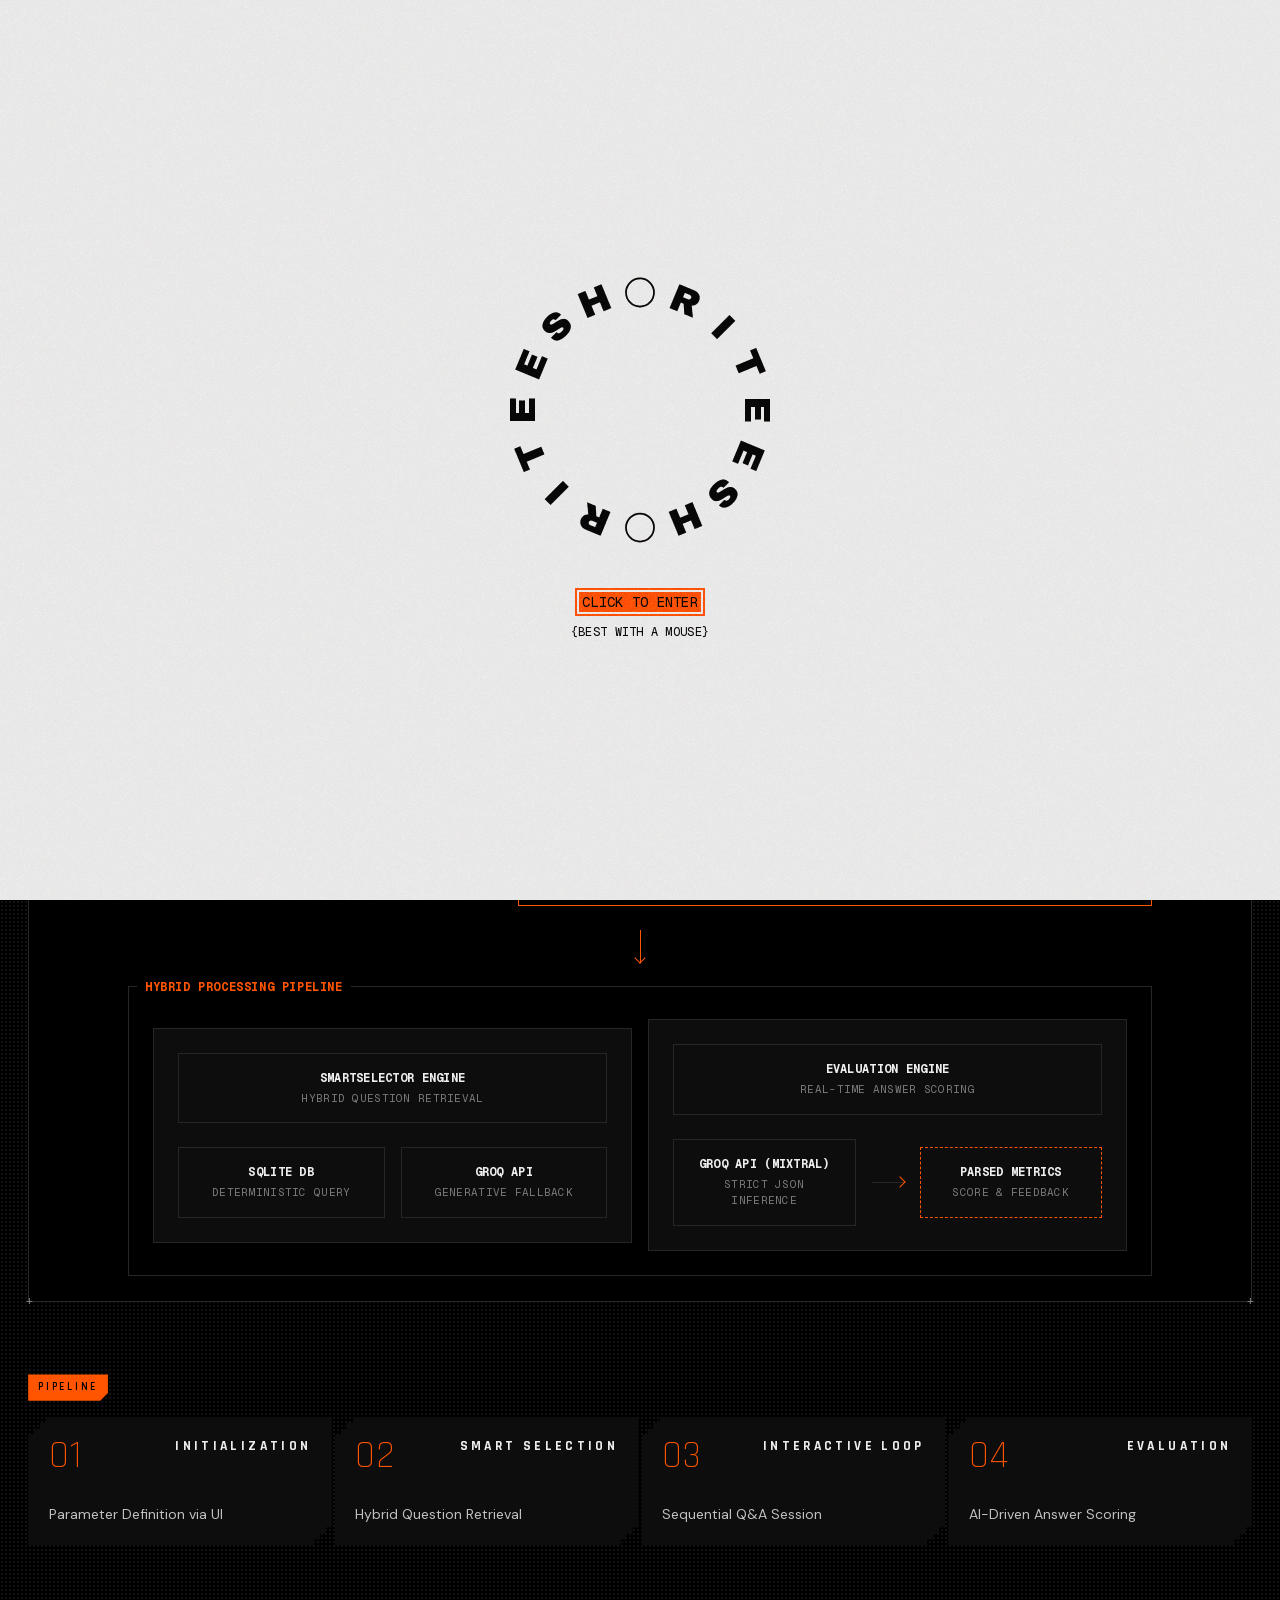
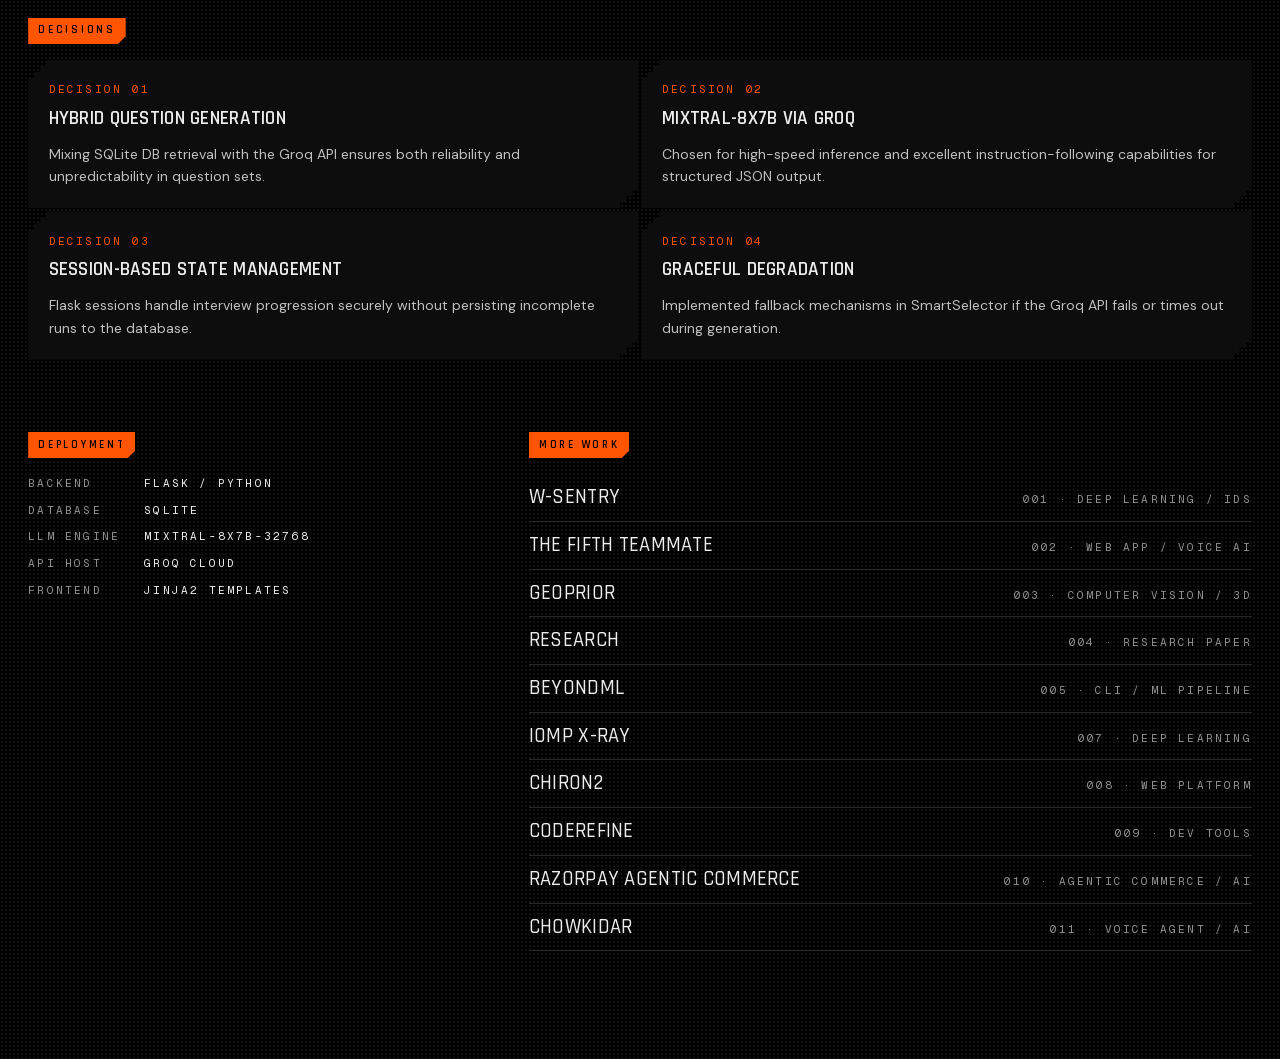
<file: project/deephire/index.html>
<!DOCTYPE html><!--43F5_h7dYCyXOzy7yZbXa--><html lang="en"><head><meta charSet="utf-8"/><meta name="viewport" content="width=device-width, initial-scale=1"/><link rel="preload" href="/_next/static/media/3206eb66b875a5b3-s.p.e2b99870.woff2" as="font" crossorigin="" type="font/woff2"/><link rel="preload" href="/_next/static/media/5c285b27cdda1fe8-s.p.a62025f2.woff2" as="font" crossorigin="" type="font/woff2"/><link rel="preload" href="/_next/static/media/5e4d537aaa9e154b-s.p.01f07175.woff2" as="font" crossorigin="" type="font/woff2"/><link rel="preload" href="/_next/static/media/797e433ab948586e-s.p.29207c2f.woff2" as="font" crossorigin="" type="font/woff2"/><link rel="preload" href="/_next/static/media/9d8c99ccf2e734e7-s.p.b2ed600c.woff2" as="font" crossorigin="" type="font/woff2"/><link rel="preload" href="/_next/static/media/a079e02bba5bf7ab-s.p.7367eab7.woff2" as="font" crossorigin="" type="font/woff2"/><link rel="preload" href="/_next/static/media/a10c617c9026098c-s.p.ca7c307b.woff2" as="font" crossorigin="" type="font/woff2"/><link rel="preload" href="/_next/static/media/d23f31b94ad01e54-s.p.4b0b0c7e.woff2" as="font" crossorigin="" type="font/woff2"/><link rel="stylesheet" href="/_next/static/chunks/a9cc06f846c58216.css" data-precedence="next"/><link rel="stylesheet" href="/_next/static/chunks/f80a418465f2792e.css" data-precedence="next"/><link rel="preload" as="script" fetchPriority="low" href="/_next/static/chunks/f402a582c136d78f.js"/><script src="/_next/static/chunks/91adb7bdb9870c6a.js" async=""></script><script src="/_next/static/chunks/b7a3780483aba696.js" async=""></script><script src="/_next/static/chunks/3286a90db5baea98.js" async=""></script><script src="/_next/static/chunks/turbopack-1e8106f5658209a5.js" async=""></script><script src="/_next/static/chunks/7fb8e1210722aa96.js" async=""></script><script src="/_next/static/chunks/9efc8c238b36649e.js" async=""></script><script src="/_next/static/chunks/331bcca48c789d08.js" async=""></script><meta name="next-size-adjust" content=""/><title>DEEPHIRE — RITEESH THIRUVEEDHULA</title><meta name="description" content="DeepHire runs technical mock interviews end to end. It draws questions from a curated SQLite bank or generates fresh ones through Groq, asks them one at a time, and scores every answer with an LLM in about a second. When the API fails, the interview keeps going."/><link rel="icon" href="/icon.png?icon.7b75e9c1.png" sizes="256x256" type="image/png"/><script>try{if(sessionStorage.getItem('rt-intro-seen'))document.documentElement.dataset.intro='done'}catch(e){}</script><script src="/_next/static/chunks/a6dad97d9634a72d.js" noModule=""></script></head><body class="geist_mono_8d43a2aa-module__8Li5zG__variable archivo_black_543ab441-module__92e_sG__variable rajdhani_635f1ec8-module__oWRXIG__variable orbitron_cd47e22e-module__xMtCMG__variable dm_sans_851d885b-module__2r4mZq__variable antialiased"><div hidden=""><!--$--><!--/$--></div><div class="intro fixed inset-0" style="z-index:var(--z-intro)"><div class="absolute inset-0 flex flex-col items-center justify-center gap-8 overflow-hidden bg-paper text-ink"><div class="w-[min(40vw,300px)]"><svg viewBox="0 0 1200 1200" role="img" aria-label="Riteesh" class="logo-spin block w-full"><circle cx="600" cy="130" r="56" fill="none" stroke="currentColor" stroke-width="7" transform="rotate(0 600 600)"></circle><text x="600" y="130" text-anchor="middle" dominant-baseline="central" font-family="var(--font-logo), Arial Black, sans-serif" font-size="150" fill="currentColor" transform="rotate(22.5 600 600)">R</text><text x="600" y="130" text-anchor="middle" dominant-baseline="central" font-family="var(--font-logo), Arial Black, sans-serif" font-size="150" fill="currentColor" transform="rotate(45 600 600)">I</text><text x="600" y="130" text-anchor="middle" dominant-baseline="central" font-family="var(--font-logo), Arial Black, sans-serif" font-size="150" fill="currentColor" transform="rotate(67.5 600 600)">T</text><text x="600" y="130" text-anchor="middle" dominant-baseline="central" font-family="var(--font-logo), Arial Black, sans-serif" font-size="150" fill="currentColor" transform="rotate(90 600 600)">E</text><text x="600" y="130" text-anchor="middle" dominant-baseline="central" font-family="var(--font-logo), Arial Black, sans-serif" font-size="150" fill="currentColor" transform="rotate(112.5 600 600)">E</text><text x="600" y="130" text-anchor="middle" dominant-baseline="central" font-family="var(--font-logo), Arial Black, sans-serif" font-size="150" fill="currentColor" transform="rotate(135 600 600)">S</text><text x="600" y="130" text-anchor="middle" dominant-baseline="central" font-family="var(--font-logo), Arial Black, sans-serif" font-size="150" fill="currentColor" transform="rotate(157.5 600 600)">H</text><circle cx="600" cy="130" r="56" fill="none" stroke="currentColor" stroke-width="7" transform="rotate(180 600 600)"></circle><text x="600" y="130" text-anchor="middle" dominant-baseline="central" font-family="var(--font-logo), Arial Black, sans-serif" font-size="150" fill="currentColor" transform="rotate(202.5 600 600)">R</text><text x="600" y="130" text-anchor="middle" dominant-baseline="central" font-family="var(--font-logo), Arial Black, sans-serif" font-size="150" fill="currentColor" transform="rotate(225 600 600)">I</text><text x="600" y="130" text-anchor="middle" dominant-baseline="central" font-family="var(--font-logo), Arial Black, sans-serif" font-size="150" fill="currentColor" transform="rotate(247.5 600 600)">T</text><text x="600" y="130" text-anchor="middle" dominant-baseline="central" font-family="var(--font-logo), Arial Black, sans-serif" font-size="150" fill="currentColor" transform="rotate(270 600 600)">E</text><text x="600" y="130" text-anchor="middle" dominant-baseline="central" font-family="var(--font-logo), Arial Black, sans-serif" font-size="150" fill="currentColor" transform="rotate(292.5 600 600)">E</text><text x="600" y="130" text-anchor="middle" dominant-baseline="central" font-family="var(--font-logo), Arial Black, sans-serif" font-size="150" fill="currentColor" transform="rotate(315 600 600)">S</text><text x="600" y="130" text-anchor="middle" dominant-baseline="central" font-family="var(--font-logo), Arial Black, sans-serif" font-size="150" fill="currentColor" transform="rotate(337.5 600 600)">H</text></svg></div><div class="flex flex-col items-center gap-3"><button type="button" autofocus="" data-scramble="true" class="hl cursor-pointer px-2 py-1 text-sm">CLICK TO ENTER</button><p class="text-xs">{BEST WITH A MOUSE}</p></div></div></div><div aria-hidden="true" class="fixed inset-0 bg-ink/60" style="z-index:var(--z-menu);opacity:0;visibility:hidden"></div><nav id="site-menu" aria-label="Menu" inert="" class="fixed inset-x-0 top-0 flex min-h-[48vh] flex-col justify-end gap-7 bg-ink px-[2.2vw] pb-[2.4vw] pt-32 text-[13px] font-medium leading-[1.45] text-paper" style="z-index:var(--z-menu);visibility:hidden"><div class="flex flex-wrap items-center gap-x-5 gap-y-2"><span class="w-32 md:w-[22vw]">{LINKS}</span><a data-scramble="true" class="px-1 hover:bg-accent hover:text-ink focus-visible:bg-accent focus-visible:text-ink" href="https://www.linkedin.com/in/riteesh2k6" target="_blank" rel="noopener">LKDN</a><a data-scramble="true" class="px-1 hover:bg-accent hover:text-ink focus-visible:bg-accent focus-visible:text-ink" href="https://github.com/Riteesh-2k6" target="_blank" rel="noopener">GH</a><a data-scramble="true" class="px-1 hover:bg-accent hover:text-ink focus-visible:bg-accent focus-visible:text-ink" href="mailto:riteesh.vnsp@gmail.com">MAIL</a></div><div class="flex flex-wrap items-end justify-between gap-4"><div class="flex items-center gap-x-5"><span class="w-32 md:w-[22vw]">{RESUME}</span><a data-scramble="true" class="px-1 hover:bg-accent hover:text-ink focus-visible:bg-accent focus-visible:text-ink" href="/resume.pdf" target="_blank" rel="noopener">VIEW PDF</a></div><button type="button" data-scramble="true" class="px-1 hover:bg-accent hover:text-ink focus-visible:bg-accent focus-visible:text-ink cursor-pointer">CONTACT</button></div></nav><header class="fixed inset-x-0 top-0 grid grid-cols-[1fr_auto] items-start px-[2.2vw] pt-[max(16px,1.6vw)] text-[11px] leading-[1.7] tracking-[0.2em] text-paper md:grid-cols-5" style="z-index:var(--z-header)"><a href="/" aria-label="Home" data-cursor-label="HOME" class="flex items-center gap-3 self-center"><svg viewBox="0 0 1200 1200" role="img" aria-label="Riteesh" aria-hidden="true" class="logo-spin block w-[max(44px,3.4vw)]"><circle cx="600" cy="130" r="56" fill="none" stroke="currentColor" stroke-width="7" transform="rotate(0 600 600)"></circle><text x="600" y="130" text-anchor="middle" dominant-baseline="central" font-family="var(--font-logo), Arial Black, sans-serif" font-size="150" fill="currentColor" transform="rotate(22.5 600 600)">R</text><text x="600" y="130" text-anchor="middle" dominant-baseline="central" font-family="var(--font-logo), Arial Black, sans-serif" font-size="150" fill="currentColor" transform="rotate(45 600 600)">I</text><text x="600" y="130" text-anchor="middle" dominant-baseline="central" font-family="var(--font-logo), Arial Black, sans-serif" font-size="150" fill="currentColor" transform="rotate(67.5 600 600)">T</text><text x="600" y="130" text-anchor="middle" dominant-baseline="central" font-family="var(--font-logo), Arial Black, sans-serif" font-size="150" fill="currentColor" transform="rotate(90 600 600)">E</text><text x="600" y="130" text-anchor="middle" dominant-baseline="central" font-family="var(--font-logo), Arial Black, sans-serif" font-size="150" fill="currentColor" transform="rotate(112.5 600 600)">E</text><text x="600" y="130" text-anchor="middle" dominant-baseline="central" font-family="var(--font-logo), Arial Black, sans-serif" font-size="150" fill="currentColor" transform="rotate(135 600 600)">S</text><text x="600" y="130" text-anchor="middle" dominant-baseline="central" font-family="var(--font-logo), Arial Black, sans-serif" font-size="150" fill="currentColor" transform="rotate(157.5 600 600)">H</text><circle cx="600" cy="130" r="56" fill="none" stroke="currentColor" stroke-width="7" transform="rotate(180 600 600)"></circle><text x="600" y="130" text-anchor="middle" dominant-baseline="central" font-family="var(--font-logo), Arial Black, sans-serif" font-size="150" fill="currentColor" transform="rotate(202.5 600 600)">R</text><text x="600" y="130" text-anchor="middle" dominant-baseline="central" font-family="var(--font-logo), Arial Black, sans-serif" font-size="150" fill="currentColor" transform="rotate(225 600 600)">I</text><text x="600" y="130" text-anchor="middle" dominant-baseline="central" font-family="var(--font-logo), Arial Black, sans-serif" font-size="150" fill="currentColor" transform="rotate(247.5 600 600)">T</text><text x="600" y="130" text-anchor="middle" dominant-baseline="central" font-family="var(--font-logo), Arial Black, sans-serif" font-size="150" fill="currentColor" transform="rotate(270 600 600)">E</text><text x="600" y="130" text-anchor="middle" dominant-baseline="central" font-family="var(--font-logo), Arial Black, sans-serif" font-size="150" fill="currentColor" transform="rotate(292.5 600 600)">E</text><text x="600" y="130" text-anchor="middle" dominant-baseline="central" font-family="var(--font-logo), Arial Black, sans-serif" font-size="150" fill="currentColor" transform="rotate(315 600 600)">S</text><text x="600" y="130" text-anchor="middle" dominant-baseline="central" font-family="var(--font-logo), Arial Black, sans-serif" font-size="150" fill="currentColor" transform="rotate(337.5 600 600)">H</text></svg><span class="[text-shadow:0_0_6px_#000,0_0_2px_#000] font-tech text-[15px] font-bold tracking-normal">RITEESH VNSP</span></a><p class="hidden self-center md:block"><span class="[text-shadow:0_0_6px_#000,0_0_2px_#000] text-paper/70">PORTFOLIO - <span class="text-paper">V2</span></span></p><div class="hidden gap-5 self-center md:flex"><a href="/project/beyondml/" data-scramble="true" data-cursor-label="PREV" class="[text-shadow:0_0_6px_#000,0_0_2px_#000]">PREV</a><a href="/project/iomp-xray/" data-scramble="true" data-cursor-label="NEXT" class="[text-shadow:0_0_6px_#000,0_0_2px_#000]">NEXT</a></div><p class="hidden text-paper/70 md:block"><span class="[text-shadow:0_0_6px_#000,0_0_2px_#000]">HYDERABAD, IN</span><br/><span class="[text-shadow:0_0_6px_#000,0_0_2px_#000]"> </span></p><div class="flex items-start justify-between gap-4"><p class="hidden text-paper/70 md:block"><span class="[text-shadow:0_0_6px_#000,0_0_2px_#000]">17°23&#x27;06.0&quot;N</span><br/><span class="[text-shadow:0_0_6px_#000,0_0_2px_#000]">78°29&#x27;12.0&quot;E</span></p><button type="button" aria-expanded="false" aria-controls="site-menu" class="relative cursor-pointer bg-surface px-[1.4em] py-[0.6em] font-tech text-[15px] font-bold tracking-normal text-paper"><span aria-hidden="true" class="absolute left-0 top-0 h-2 w-2 border-l-2 border-t-2 border-accent"></span><span aria-hidden="true" class="absolute bottom-0 right-0 h-2 w-2 border-b-2 border-r-2 border-accent"></span><span data-scramble="true">MENU</span></button></div></header><main class="dot-grid relative min-h-screen bg-ink px-[2.2vw] pb-[12vh] pt-[max(96px,15vh)] text-paper"><div aria-hidden="true" class="grid-lines pointer-events-none fixed inset-0 [--grid-line:rgb(255_255_255/0.07)]"></div><div aria-hidden="true" class="pointer-events-none fixed inset-x-0 top-0 z-30 h-[12vh] bg-gradient-to-b from-ink from-40% to-transparent"></div><div class="relative"><header class="grid items-end gap-x-[2.2vw] gap-y-8 lg:grid-cols-5"><div class="lg:col-span-3"><div class="flex items-center gap-4"><span class="notch inline-block bg-accent px-[0.9em] py-[0.35em] font-tech font-semibold tracking-[0.25em] text-ink text-[11px] leading-[1.7] tracking-[0.2em]">006 / 011</span><span class="flex items-center gap-2 text-paper/70 text-[11px] leading-[1.7] tracking-[0.2em]"><span class="inline-block h-2 w-2 bg-accent"></span>ACTIVE</span></div><h1 class="mt-3 font-tech text-[clamp(48px,7vw,140px)] font-light leading-[0.85]">DEEPHIRE</h1><p class="mt-3 text-paper/70 text-[11px] leading-[1.7] tracking-[0.2em]">AI INTERVIEW INTELLIGENCE PLATFORM</p><p class="mt-6 max-w-[62ch] font-body text-[clamp(14px,1.05vw,18px)] font-normal normal-case leading-[1.6] tracking-normal text-paper/80">DeepHire runs technical mock interviews end to end. It draws questions from a curated SQLite bank or generates fresh ones through Groq, asks them one at a time, and scores every answer with an LLM in about a second. When the API fails, the interview keeps going.</p></div><div class="lg:col-span-2"><dl class="grid grid-cols-[minmax(90px,auto)_1fr] gap-x-6 gap-y-2 text-[11px] leading-[1.7] tracking-[0.2em]"><div class="contents"><dt class="text-paper/60">TYPE</dt><dd>WEB APP / AI</dd></div><div class="contents"><dt class="text-paper/60">USERS</dt><dd>INDIVIDUALS</dd></div><div class="contents"><dt class="text-paper/60">STACK</dt><dd>FLASK + GROQ</dd></div><div class="contents"><dt class="text-paper/60">LAUNCH</dt><dd>2026</dd></div><div class="contents"><dt class="text-paper/60">VERSION</dt><dd>2.5</dd></div></dl></div></header><section class="mt-[6vh] grid grid-cols-3 gap-[3px]"><article class="pixel-corners bg-surface p-[clamp(16px,1.6vw,28px)] flex min-h-[clamp(140px,22vh,240px)] flex-col justify-between"><p class="text-right font-tech text-[clamp(12px,1.05vw,19px)] font-bold tracking-[0.25em] whitespace-pre-line">Evaluation
Latency</p><p class="font-tech text-[clamp(36px,4.6vw,96px)] font-medium leading-none">~1s</p></article><article class="pixel-corners bg-surface p-[clamp(16px,1.6vw,28px)] flex min-h-[clamp(140px,22vh,240px)] flex-col justify-between"><p class="text-right font-tech text-[clamp(12px,1.05vw,19px)] font-bold tracking-[0.25em] whitespace-pre-line">Dynamic
Curation</p><p class="font-tech text-[clamp(36px,4.6vw,96px)] font-medium leading-none">100%</p></article><article class="pixel-corners bg-surface p-[clamp(16px,1.6vw,28px)] flex min-h-[clamp(140px,22vh,240px)] flex-col justify-between"><p class="text-right font-tech text-[clamp(12px,1.05vw,19px)] font-bold tracking-[0.25em] whitespace-pre-line">Platform
Version</p><p class="font-tech text-[clamp(36px,4.6vw,96px)] font-medium leading-none">2.5</p></article></section><section class="mt-[8vh]"><span class="notch inline-block bg-accent px-[0.9em] py-[0.35em] font-tech font-semibold tracking-[0.25em] text-ink text-[11px] leading-[1.7] tracking-[0.2em]">SYSTEM ARCHITECTURE</span><div class="relative border border-line mt-4 bg-ink"><span aria-hidden="true" class="absolute left-0 top-0 -translate-x-1/2 -translate-y-1/2 text-[12px] leading-none text-dim">+</span><span aria-hidden="true" class="absolute right-0 top-0 translate-x-1/2 -translate-y-1/2 text-[12px] leading-none text-dim">+</span><span aria-hidden="true" class="absolute bottom-0 left-0 -translate-x-1/2 translate-y-1/2 text-[12px] leading-none text-dim">+</span><span aria-hidden="true" class="absolute bottom-0 right-0 translate-x-1/2 translate-y-1/2 text-[12px] leading-none text-dim">+</span><div class="overflow-x-auto p-[clamp(16px,2vw,32px)]"><div class="min-w-[700px] text-[11px]"><div class="flex flex-col gap-6 w-full max-w-5xl mx-auto font-pixel"><div class="flex flex-col md:flex-row gap-4 items-stretch md:items-center"><div style="flex-grow:1;flex-basis:0" class="border border-border p-4 text-center bg-surface break-words"><div class="text-primary text-xs font-bold mb-1">[CLIENT_UI]</div><div class="text-[11px] text-secondary">Jinja2 / HTML / JS</div></div><div class="hidden md:block w-8 h-[1px] bg-border relative shrink-0"><div class="absolute right-0 -top-1 w-2 h-2 border-t border-r border-burnt-amber rotate-45"></div><div class="absolute left-0 -top-1 w-2 h-2 border-b border-l border-burnt-amber rotate-45"></div></div><div style="flex-grow:2;flex-basis:0" class="flex flex-col gap-6 border border-burnt-amber p-6 pt-8 relative bg-background"><div class="absolute -top-2 left-2 px-2 bg-background text-burnt-amber text-xs tracking-wider font-bold">ORCHESTRATOR</div><div class="border border-border p-4 text-center bg-surface break-words"><div class="text-primary text-xs font-bold mb-1">Flask Application Engine</div><div class="flex flex-wrap gap-2 justify-center mt-2"><span class="border border-border bg-background px-2 py-1 text-xs text-secondary">Ephemeral Session State Management (In-Memory)</span></div></div></div></div><div class="hidden md:flex justify-center"><div class="w-[1px] h-8 bg-burnt-amber relative"><div class="absolute bottom-0 -left-1 w-2 h-2 border-b border-r border-burnt-amber rotate-45"></div></div></div><div class="flex flex-col md:flex-row gap-4 items-stretch md:items-center border border-border p-6 pt-8 relative bg-background"><div class="absolute -top-2 left-2 px-2 bg-background text-burnt-amber text-xs tracking-wider font-bold">HYBRID PROCESSING PIPELINE</div><div style="flex-grow:1;flex-basis:0" class="flex flex-col gap-6 border border-border p-6 bg-surface"><div class="border border-border p-4 text-center bg-surface break-words"><div class="text-primary text-xs font-bold mb-1">SmartSelector Engine</div><div class="text-[11px] text-secondary">Hybrid Question Retrieval</div></div><div class="flex flex-col md:flex-row gap-4 items-stretch md:items-center"><div style="flex-grow:1;flex-basis:0" class="border border-border p-4 text-center bg-surface break-words"><div class="text-primary text-xs font-bold mb-1">SQLite DB</div><div class="text-[11px] text-secondary">Deterministic Query</div></div><div style="flex-grow:1;flex-basis:0" class="border border-border p-4 text-center bg-surface break-words"><div class="text-primary text-xs font-bold mb-1">Groq API</div><div class="text-[11px] text-secondary">Generative Fallback</div></div></div></div><div style="flex-grow:1;flex-basis:0" class="flex flex-col gap-6 border border-border p-6 bg-surface"><div class="border border-border p-4 text-center bg-surface break-words"><div class="text-primary text-xs font-bold mb-1">Evaluation Engine</div><div class="text-[11px] text-secondary">Real-time Answer Scoring</div></div><div class="flex flex-col md:flex-row gap-4 items-stretch md:items-center"><div style="flex-grow:1;flex-basis:0" class="border border-border p-4 text-center bg-surface break-words"><div class="text-primary text-xs font-bold mb-1">Groq API (Mixtral)</div><div class="text-[11px] text-secondary">Strict JSON Inference</div></div><div class="hidden md:block w-8 h-[1px] bg-border relative shrink-0"><div class="absolute right-0 -top-1 w-2 h-2 border-t border-r border-burnt-amber rotate-45"></div></div><div style="flex-grow:1;flex-basis:0" class="border border-burnt-amber border-dashed p-4 text-center bg-surface break-words"><div class="text-primary text-xs font-bold mb-1">Parsed Metrics</div><div class="text-[11px] text-secondary">Score &amp; Feedback</div></div></div></div></div></div></div></div></div></section><section class="mt-[8vh]"><span class="notch inline-block bg-accent px-[0.9em] py-[0.35em] font-tech font-semibold tracking-[0.25em] text-ink text-[11px] leading-[1.7] tracking-[0.2em]">PIPELINE</span><ol class="mt-4 grid gap-[3px] sm:grid-cols-2 lg:grid-cols-4"><li class="pixel-corners bg-surface p-[clamp(16px,1.6vw,28px)]"><div class="flex items-start justify-between"><span class="font-tech text-[clamp(32px,3vw,56px)] font-light leading-none text-accent">01</span><p class="text-right font-tech text-[clamp(12px,1.05vw,19px)] font-bold tracking-[0.25em]">Initialization</p></div><p class="mt-[clamp(20px,3vh,40px)] font-body text-[clamp(14px,1.05vw,18px)] font-normal normal-case leading-[1.6] tracking-normal text-paper/80">Parameter Definition via UI</p></li><li class="pixel-corners bg-surface p-[clamp(16px,1.6vw,28px)]"><div class="flex items-start justify-between"><span class="font-tech text-[clamp(32px,3vw,56px)] font-light leading-none text-accent">02</span><p class="text-right font-tech text-[clamp(12px,1.05vw,19px)] font-bold tracking-[0.25em]">Smart Selection</p></div><p class="mt-[clamp(20px,3vh,40px)] font-body text-[clamp(14px,1.05vw,18px)] font-normal normal-case leading-[1.6] tracking-normal text-paper/80">Hybrid Question Retrieval</p></li><li class="pixel-corners bg-surface p-[clamp(16px,1.6vw,28px)]"><div class="flex items-start justify-between"><span class="font-tech text-[clamp(32px,3vw,56px)] font-light leading-none text-accent">03</span><p class="text-right font-tech text-[clamp(12px,1.05vw,19px)] font-bold tracking-[0.25em]">Interactive Loop</p></div><p class="mt-[clamp(20px,3vh,40px)] font-body text-[clamp(14px,1.05vw,18px)] font-normal normal-case leading-[1.6] tracking-normal text-paper/80">Sequential Q&amp;A Session</p></li><li class="pixel-corners bg-surface p-[clamp(16px,1.6vw,28px)]"><div class="flex items-start justify-between"><span class="font-tech text-[clamp(32px,3vw,56px)] font-light leading-none text-accent">04</span><p class="text-right font-tech text-[clamp(12px,1.05vw,19px)] font-bold tracking-[0.25em]">Evaluation</p></div><p class="mt-[clamp(20px,3vh,40px)] font-body text-[clamp(14px,1.05vw,18px)] font-normal normal-case leading-[1.6] tracking-normal text-paper/80">AI-Driven Answer Scoring</p></li></ol></section><section class="mt-[8vh]"><span class="notch inline-block bg-accent px-[0.9em] py-[0.35em] font-tech font-semibold tracking-[0.25em] text-ink text-[11px] leading-[1.7] tracking-[0.2em]">DECISIONS</span><ul class="mt-4 grid gap-[3px] md:grid-cols-2"><li class="pixel-corners bg-surface p-[clamp(16px,1.6vw,28px)]"><p class="text-accent text-[11px] leading-[1.7] tracking-[0.2em]">DECISION 01</p><h3 class="mt-2 font-tech text-[clamp(18px,1.5vw,28px)] font-semibold leading-tight">Hybrid Question Generation</h3><p class="mt-3 font-body text-[clamp(14px,1.05vw,18px)] font-normal normal-case leading-[1.6] tracking-normal text-paper/80">Mixing SQLite DB retrieval with the Groq API ensures both reliability and unpredictability in question sets.</p></li><li class="pixel-corners bg-surface p-[clamp(16px,1.6vw,28px)]"><p class="text-accent text-[11px] leading-[1.7] tracking-[0.2em]">DECISION 02</p><h3 class="mt-2 font-tech text-[clamp(18px,1.5vw,28px)] font-semibold leading-tight">Mixtral-8x7b via Groq</h3><p class="mt-3 font-body text-[clamp(14px,1.05vw,18px)] font-normal normal-case leading-[1.6] tracking-normal text-paper/80">Chosen for high-speed inference and excellent instruction-following capabilities for structured JSON output.</p></li><li class="pixel-corners bg-surface p-[clamp(16px,1.6vw,28px)]"><p class="text-accent text-[11px] leading-[1.7] tracking-[0.2em]">DECISION 03</p><h3 class="mt-2 font-tech text-[clamp(18px,1.5vw,28px)] font-semibold leading-tight">Session-based State Management</h3><p class="mt-3 font-body text-[clamp(14px,1.05vw,18px)] font-normal normal-case leading-[1.6] tracking-normal text-paper/80">Flask sessions handle interview progression securely without persisting incomplete runs to the database.</p></li><li class="pixel-corners bg-surface p-[clamp(16px,1.6vw,28px)]"><p class="text-accent text-[11px] leading-[1.7] tracking-[0.2em]">DECISION 04</p><h3 class="mt-2 font-tech text-[clamp(18px,1.5vw,28px)] font-semibold leading-tight">Graceful Degradation</h3><p class="mt-3 font-body text-[clamp(14px,1.05vw,18px)] font-normal normal-case leading-[1.6] tracking-normal text-paper/80">Implemented fallback mechanisms in SmartSelector if the Groq API fails or times out during generation.</p></li></ul></section><section class="mt-[8vh] grid gap-[6vh] lg:grid-cols-5 lg:gap-[2.2vw]"><div class="lg:col-span-2"><span class="notch inline-block bg-accent px-[0.9em] py-[0.35em] font-tech font-semibold tracking-[0.25em] text-ink text-[11px] leading-[1.7] tracking-[0.2em]">DEPLOYMENT</span><div class="mt-4"><dl class="grid grid-cols-[minmax(90px,auto)_1fr] gap-x-6 gap-y-2 text-[11px] leading-[1.7] tracking-[0.2em]"><div class="contents"><dt class="text-paper/60">BACKEND</dt><dd>Flask / Python</dd></div><div class="contents"><dt class="text-paper/60">DATABASE</dt><dd>SQLite</dd></div><div class="contents"><dt class="text-paper/60">LLM ENGINE</dt><dd>Mixtral-8x7b-32768</dd></div><div class="contents"><dt class="text-paper/60">API HOST</dt><dd>Groq Cloud</dd></div><div class="contents"><dt class="text-paper/60">FRONTEND</dt><dd>Jinja2 Templates</dd></div></dl></div></div><div class="lg:col-span-3"><span class="notch inline-block bg-accent px-[0.9em] py-[0.35em] font-tech font-semibold tracking-[0.25em] text-ink text-[11px] leading-[1.7] tracking-[0.2em]">MORE WORK</span><ul class="mt-4"><li class="flex items-baseline justify-between gap-4 border-b border-line py-2"><a href="/project/w-sentry/" data-scramble="true" data-cursor-label="OPEN" class="font-tech text-[clamp(18px,1.6vw,30px)] font-medium transition-colors hover:text-accent">W-SENTRY</a><span class="text-paper/60 text-[11px] leading-[1.7] tracking-[0.2em]">001 · DEEP LEARNING / IDS</span></li><li class="flex items-baseline justify-between gap-4 border-b border-line py-2"><a href="/project/the-fifth-teammate/" data-scramble="true" data-cursor-label="OPEN" class="font-tech text-[clamp(18px,1.6vw,30px)] font-medium transition-colors hover:text-accent">THE FIFTH TEAMMATE</a><span class="text-paper/60 text-[11px] leading-[1.7] tracking-[0.2em]">002 · WEB APP / VOICE AI</span></li><li class="flex items-baseline justify-between gap-4 border-b border-line py-2"><a href="/project/geoprior/" data-scramble="true" data-cursor-label="OPEN" class="font-tech text-[clamp(18px,1.6vw,30px)] font-medium transition-colors hover:text-accent">GEOPRIOR</a><span class="text-paper/60 text-[11px] leading-[1.7] tracking-[0.2em]">003 · COMPUTER VISION / 3D</span></li><li class="flex items-baseline justify-between gap-4 border-b border-line py-2"><a href="/project/research-paper/" data-scramble="true" data-cursor-label="OPEN" class="font-tech text-[clamp(18px,1.6vw,30px)] font-medium transition-colors hover:text-accent">RESEARCH</a><span class="text-paper/60 text-[11px] leading-[1.7] tracking-[0.2em]">004 · RESEARCH PAPER</span></li><li class="flex items-baseline justify-between gap-4 border-b border-line py-2"><a href="/project/beyondml/" data-scramble="true" data-cursor-label="OPEN" class="font-tech text-[clamp(18px,1.6vw,30px)] font-medium transition-colors hover:text-accent">BEYONDML</a><span class="text-paper/60 text-[11px] leading-[1.7] tracking-[0.2em]">005 · CLI / ML PIPELINE</span></li><li class="flex items-baseline justify-between gap-4 border-b border-line py-2"><a href="/project/iomp-xray/" data-scramble="true" data-cursor-label="OPEN" class="font-tech text-[clamp(18px,1.6vw,30px)] font-medium transition-colors hover:text-accent">IOMP X-RAY</a><span class="text-paper/60 text-[11px] leading-[1.7] tracking-[0.2em]">007 · DEEP LEARNING</span></li><li class="flex items-baseline justify-between gap-4 border-b border-line py-2"><a href="/project/chiron2/" data-scramble="true" data-cursor-label="OPEN" class="font-tech text-[clamp(18px,1.6vw,30px)] font-medium transition-colors hover:text-accent">CHIRON2</a><span class="text-paper/60 text-[11px] leading-[1.7] tracking-[0.2em]">008 · WEB PLATFORM</span></li><li class="flex items-baseline justify-between gap-4 border-b border-line py-2"><a href="/project/coderefine/" data-scramble="true" data-cursor-label="OPEN" class="font-tech text-[clamp(18px,1.6vw,30px)] font-medium transition-colors hover:text-accent">CODEREFINE</a><span class="text-paper/60 text-[11px] leading-[1.7] tracking-[0.2em]">009 · DEV TOOLS</span></li><li class="flex items-baseline justify-between gap-4 border-b border-line py-2"><a href="/project/razorpay-agentic-commerce/" data-scramble="true" data-cursor-label="OPEN" class="font-tech text-[clamp(18px,1.6vw,30px)] font-medium transition-colors hover:text-accent">RAZORPAY AGENTIC COMMERCE</a><span class="text-paper/60 text-[11px] leading-[1.7] tracking-[0.2em]">010 · AGENTIC COMMERCE / AI</span></li><li class="flex items-baseline justify-between gap-4 border-b border-line py-2"><a href="/project/chowkidar/" data-scramble="true" data-cursor-label="OPEN" class="font-tech text-[clamp(18px,1.6vw,30px)] font-medium transition-colors hover:text-accent">CHOWKIDAR</a><span class="text-paper/60 text-[11px] leading-[1.7] tracking-[0.2em]">011 · VOICE AGENT / AI</span></li></ul></div></section></div></main><!--$--><!--/$--><canvas aria-hidden="true" class="pointer-events-none fixed inset-0 h-screen w-screen" style="z-index:var(--z-transition)"></canvas><script src="/_next/static/chunks/f402a582c136d78f.js" id="_R_" async=""></script><script>(self.__next_f=self.__next_f||[]).push([0])</script><script>self.__next_f.push([1,"1:\"$Sreact.fragment\"\n2:I[65971,[\"/_next/static/chunks/7fb8e1210722aa96.js\",\"/_next/static/chunks/9efc8c238b36649e.js\"],\"default\"]\n3:I[34380,[\"/_next/static/chunks/7fb8e1210722aa96.js\",\"/_next/static/chunks/9efc8c238b36649e.js\"],\"default\"]\n4:I[57097,[\"/_next/static/chunks/7fb8e1210722aa96.js\",\"/_next/static/chunks/9efc8c238b36649e.js\"],\"default\"]\n5:I[84934,[\"/_next/static/chunks/7fb8e1210722aa96.js\",\"/_next/static/chunks/9efc8c238b36649e.js\"],\"TransitionProvider\"]\n6:I[40120,[\"/_next/static/chunks/7fb8e1210722aa96.js\",\"/_next/static/chunks/9efc8c238b36649e.js\"],\"default\"]\n7:I[47048,[\"/_next/static/chunks/7fb8e1210722aa96.js\",\"/_next/static/chunks/9efc8c238b36649e.js\"],\"default\"]\n8:I[39756,[\"/_next/static/chunks/331bcca48c789d08.js\"],\"default\"]\n9:I[37457,[\"/_next/static/chunks/331bcca48c789d08.js\"],\"default\"]\nb:I[97367,[\"/_next/static/chunks/331bcca48c789d08.js\"],\"OutletBoundary\"]\nd:I[11533,[\"/_next/static/chunks/331bcca48c789d08.js\"],\"AsyncMetadataOutlet\"]\nf:I[97367,[\"/_next/static/chunks/331bcca48c789d08.js\"],\"ViewportBoundary\"]\n11:I[97367,[\"/_next/static/chunks/331bcca48c789d08.js\"],\"MetadataBoundary\"]\n12:\"$Sreact.suspense\"\n14:I[68027,[\"/_next/static/chunks/7fb8e1210722aa96.js\",\"/_next/static/chunks/9efc8c238b36649e.js\"],\"default\"]\n:HL[\"/_next/static/chunks/a9cc06f846c58216.css\",\"style\"]\n:HL[\"/_next/static/chunks/f80a418465f2792e.css\",\"style\"]\n:HL[\"/_next/static/media/3206eb66b875a5b3-s.p.e2b99870.woff2\",\"font\",{\"crossOrigin\":\"\",\"type\":\"font/woff2\"}]\n:HL[\"/_next/static/media/5c285b27cdda1fe8-s.p.a62025f2.woff2\",\"font\",{\"crossOrigin\":\"\",\"type\":\"font/woff2\"}]\n:HL[\"/_next/static/media/5e4d537aaa9e154b-s.p.01f07175.woff2\",\"font\",{\"crossOrigin\":\"\",\"type\":\"font/woff2\"}]\n:HL[\"/_next/static/media/797e433ab948586e-s.p.29207c2f.woff2\",\"font\",{\"crossOrigin\":\"\",\"type\":\"font/woff2\"}]\n:HL[\"/_next/static/media/9d8c99ccf2e734e7-s.p.b2ed600c.woff2\",\"font\",{\"crossOrigin\":\"\",\"type\":\"font/woff2\"}]\n:HL[\"/_next/static/media/a079e02bba5bf7ab-s.p.7367eab7.woff2\",\"font\",{\"crossOrigin\":\"\",\"type\":\"font/woff2\"}]\n:HL[\"/_next/static/media/a10"])</script><script>self.__next_f.push([1,"c617c9026098c-s.p.ca7c307b.woff2\",\"font\",{\"crossOrigin\":\"\",\"type\":\"font/woff2\"}]\n:HL[\"/_next/static/media/d23f31b94ad01e54-s.p.4b0b0c7e.woff2\",\"font\",{\"crossOrigin\":\"\",\"type\":\"font/woff2\"}]\n"])</script><script>self.__next_f.push([1,"0:{\"P\":null,\"b\":\"43F5_h7dYCyXOzy7yZbXa\",\"p\":\"\",\"c\":[\"\",\"project\",\"deephire\",\"\"],\"i\":false,\"f\":[[[\"\",{\"children\":[\"project\",{\"children\":[[\"slug\",\"deephire\",\"d\"],{\"children\":[\"__PAGE__\",{}]}]}]},\"$undefined\",\"$undefined\",true],[\"\",[\"$\",\"$1\",\"c\",{\"children\":[[[\"$\",\"link\",\"0\",{\"rel\":\"stylesheet\",\"href\":\"/_next/static/chunks/a9cc06f846c58216.css\",\"precedence\":\"next\",\"crossOrigin\":\"$undefined\",\"nonce\":\"$undefined\"}],[\"$\",\"link\",\"1\",{\"rel\":\"stylesheet\",\"href\":\"/_next/static/chunks/f80a418465f2792e.css\",\"precedence\":\"next\",\"crossOrigin\":\"$undefined\",\"nonce\":\"$undefined\"}],[\"$\",\"script\",\"script-0\",{\"src\":\"/_next/static/chunks/7fb8e1210722aa96.js\",\"async\":true,\"nonce\":\"$undefined\"}],[\"$\",\"script\",\"script-1\",{\"src\":\"/_next/static/chunks/9efc8c238b36649e.js\",\"async\":true,\"nonce\":\"$undefined\"}]],[\"$\",\"html\",null,{\"lang\":\"en\",\"suppressHydrationWarning\":true,\"children\":[[\"$\",\"head\",null,{\"children\":[\"$\",\"script\",null,{\"dangerouslySetInnerHTML\":{\"__html\":\"try{if(sessionStorage.getItem('rt-intro-seen'))document.documentElement.dataset.intro='done'}catch(e){}\"}}]}],[\"$\",\"body\",null,{\"className\":\"geist_mono_8d43a2aa-module__8Li5zG__variable archivo_black_543ab441-module__92e_sG__variable rajdhani_635f1ec8-module__oWRXIG__variable orbitron_cd47e22e-module__xMtCMG__variable dm_sans_851d885b-module__2r4mZq__variable antialiased\",\"children\":[[\"$\",\"$L2\",null,{}],[\"$\",\"$L3\",null,{}],[\"$\",\"$L4\",null,{\"targetSelector\":\"a, button, [role='button'], [data-cursor-label]\",\"matchRadius\":false}],[\"$\",\"$L5\",null,{\"children\":[[\"$\",\"$L6\",null,{}],[\"$\",\"$L7\",null,{}],[\"$\",\"$L8\",null,{\"parallelRouterKey\":\"children\",\"error\":\"$undefined\",\"errorStyles\":\"$undefined\",\"errorScripts\":\"$undefined\",\"template\":[\"$\",\"$L9\",null,{}],\"templateStyles\":\"$undefined\",\"templateScripts\":\"$undefined\",\"notFound\":[[[\"$\",\"title\",null,{\"children\":\"404: This page could not be found.\"}],[\"$\",\"div\",null,{\"style\":{\"fontFamily\":\"system-ui,\\\"Segoe UI\\\",Roboto,Helvetica,Arial,sans-serif,\\\"Apple Color Emoji\\\",\\\"Segoe UI Emoji\\\"\",\"height\":\"100vh\",\"textAlign\":\"center\",\"display\":\"flex\",\"flexDirection\":\"column\",\"alignItems\":\"center\",\"justifyContent\":\"center\"},\"children\":[\"$\",\"div\",null,{\"children\":[[\"$\",\"style\",null,{\"dangerouslySetInnerHTML\":{\"__html\":\"body{color:#000;background:#fff;margin:0}.next-error-h1{border-right:1px solid rgba(0,0,0,.3)}@media (prefers-color-scheme:dark){body{color:#fff;background:#000}.next-error-h1{border-right:1px solid rgba(255,255,255,.3)}}\"}}],[\"$\",\"h1\",null,{\"className\":\"next-error-h1\",\"style\":{\"display\":\"inline-block\",\"margin\":\"0 20px 0 0\",\"padding\":\"0 23px 0 0\",\"fontSize\":24,\"fontWeight\":500,\"verticalAlign\":\"top\",\"lineHeight\":\"49px\"},\"children\":404}],[\"$\",\"div\",null,{\"style\":{\"display\":\"inline-block\"},\"children\":[\"$\",\"h2\",null,{\"style\":{\"fontSize\":14,\"fontWeight\":400,\"lineHeight\":\"49px\",\"margin\":0},\"children\":\"This page could not be found.\"}]}]]}]}]],[]],\"forbidden\":\"$undefined\",\"unauthorized\":\"$undefined\"}]]}]]}]]}]]}],{\"children\":[\"project\",[\"$\",\"$1\",\"c\",{\"children\":[null,[\"$\",\"$L8\",null,{\"parallelRouterKey\":\"children\",\"error\":\"$undefined\",\"errorStyles\":\"$undefined\",\"errorScripts\":\"$undefined\",\"template\":[\"$\",\"$L9\",null,{}],\"templateStyles\":\"$undefined\",\"templateScripts\":\"$undefined\",\"notFound\":\"$undefined\",\"forbidden\":\"$undefined\",\"unauthorized\":\"$undefined\"}]]}],{\"children\":[[\"slug\",\"deephire\",\"d\"],[\"$\",\"$1\",\"c\",{\"children\":[null,[\"$\",\"$L8\",null,{\"parallelRouterKey\":\"children\",\"error\":\"$undefined\",\"errorStyles\":\"$undefined\",\"errorScripts\":\"$undefined\",\"template\":[\"$\",\"$L9\",null,{}],\"templateStyles\":\"$undefined\",\"templateScripts\":\"$undefined\",\"notFound\":\"$undefined\",\"forbidden\":\"$undefined\",\"unauthorized\":\"$undefined\"}]]}],{\"children\":[\"__PAGE__\",[\"$\",\"$1\",\"c\",{\"children\":[\"$La\",null,[\"$\",\"$Lb\",null,{\"children\":[\"$Lc\",[\"$\",\"$Ld\",null,{\"promise\":\"$@e\"}]]}]]}],{},null,false]},null,false]},null,false]},null,false],[\"$\",\"$1\",\"h\",{\"children\":[null,[[\"$\",\"$Lf\",null,{\"children\":\"$L10\"}],[\"$\",\"meta\",null,{\"name\":\"next-size-adjust\",\"content\":\"\"}]],[\"$\",\"$L11\",null,{\"children\":[\"$\",\"div\",null,{\"hidden\":true,\"children\":[\"$\",\"$12\",null,{\"fallback\":null,\"children\":\"$L13\"}]}]}]]}],false]],\"m\":\"$undefined\",\"G\":[\"$14\",[[\"$\",\"link\",\"0\",{\"rel\":\"stylesheet\",\"href\":\"/_next/static/chunks/a9cc06f846c58216.css\",\"precedence\":\"next\",\"crossOrigin\":\"$undefined\",\"nonce\":\"$undefined\"}],[\"$\",\"link\",\"1\",{\"rel\":\"stylesheet\",\"href\":\"/_next/static/chunks/f80a418465f2792e.css\",\"precedence\":\"next\",\"crossOrigin\":\"$undefined\",\"nonce\":\"$undefined\"}]]],\"s\":false,\"S\":true}\n"])</script><script>self.__next_f.push([1,"a:[\"$\",\"main\",null,{\"className\":\"dot-grid relative min-h-screen bg-ink px-[2.2vw] pb-[12vh] pt-[max(96px,15vh)] text-paper\",\"children\":[[\"$\",\"div\",null,{\"aria-hidden\":true,\"className\":\"grid-lines pointer-events-none fixed inset-0 [--grid-line:rgb(255_255_255/0.07)]\"}],[\"$\",\"div\",null,{\"aria-hidden\":true,\"className\":\"pointer-events-none fixed inset-x-0 top-0 z-30 h-[12vh] bg-gradient-to-b from-ink from-40% to-transparent\"}],[\"$\",\"div\",null,{\"className\":\"relative\",\"children\":[[\"$\",\"header\",null,{\"className\":\"grid items-end gap-x-[2.2vw] gap-y-8 lg:grid-cols-5\",\"children\":[[\"$\",\"div\",null,{\"className\":\"lg:col-span-3\",\"children\":[[\"$\",\"div\",null,{\"className\":\"flex items-center gap-4\",\"children\":[[\"$\",\"span\",null,{\"className\":\"notch inline-block bg-accent px-[0.9em] py-[0.35em] font-tech font-semibold tracking-[0.25em] text-ink text-[11px] leading-[1.7] tracking-[0.2em]\",\"children\":\"006 / 011\"}],[\"$\",\"span\",null,{\"className\":\"flex items-center gap-2 text-paper/70 text-[11px] leading-[1.7] tracking-[0.2em]\",\"children\":[[\"$\",\"span\",null,{\"className\":\"inline-block h-2 w-2 bg-accent\"}],\"ACTIVE\"]}]]}],[\"$\",\"h1\",null,{\"className\":\"mt-3 font-tech text-[clamp(48px,7vw,140px)] font-light leading-[0.85]\",\"children\":\"DEEPHIRE\"}],[\"$\",\"p\",null,{\"className\":\"mt-3 text-paper/70 text-[11px] leading-[1.7] tracking-[0.2em]\",\"children\":\"AI INTERVIEW INTELLIGENCE PLATFORM\"}],[\"$\",\"p\",null,{\"className\":\"mt-6 max-w-[62ch] font-body text-[clamp(14px,1.05vw,18px)] font-normal normal-case leading-[1.6] tracking-normal text-paper/80\",\"children\":\"DeepHire runs technical mock interviews end to end. It draws questions from a curated SQLite bank or generates fresh ones through Groq, asks them one at a time, and scores every answer with an LLM in about a second. When the API fails, the interview keeps going.\"}]]}],[\"$\",\"div\",null,{\"className\":\"lg:col-span-2\",\"children\":[\"$\",\"dl\",null,{\"className\":\"grid grid-cols-[minmax(90px,auto)_1fr] gap-x-6 gap-y-2 text-[11px] leading-[1.7] tracking-[0.2em]\",\"children\":[[\"$\",\"div\",\"TYPE\",{\"className\":\"contents\",\"children\":[[\"$\",\"dt\",null,{\"className\":\"text-paper/60\",\"children\":\"TYPE\"}],[\"$\",\"dd\",null,{\"children\":\"WEB APP / AI\"}]]}],[\"$\",\"div\",\"USERS\",{\"className\":\"contents\",\"children\":[[\"$\",\"dt\",null,{\"className\":\"text-paper/60\",\"children\":\"USERS\"}],[\"$\",\"dd\",null,{\"children\":\"INDIVIDUALS\"}]]}],[\"$\",\"div\",\"STACK\",{\"className\":\"contents\",\"children\":[[\"$\",\"dt\",null,{\"className\":\"text-paper/60\",\"children\":\"STACK\"}],[\"$\",\"dd\",null,{\"children\":\"FLASK + GROQ\"}]]}],[\"$\",\"div\",\"LAUNCH\",{\"className\":\"contents\",\"children\":[[\"$\",\"dt\",null,{\"className\":\"text-paper/60\",\"children\":\"LAUNCH\"}],[\"$\",\"dd\",null,{\"children\":\"2026\"}]]}],[\"$\",\"div\",\"VERSION\",{\"className\":\"contents\",\"children\":[[\"$\",\"dt\",null,{\"className\":\"text-paper/60\",\"children\":\"VERSION\"}],[\"$\",\"dd\",null,{\"children\":\"2.5\"}]]}]]}]}]]}],[\"$\",\"section\",null,{\"className\":\"mt-[6vh] grid grid-cols-3 gap-[3px]\",\"children\":[[\"$\",\"article\",\"0\",{\"className\":\"pixel-corners bg-surface p-[clamp(16px,1.6vw,28px)] flex min-h-[clamp(140px,22vh,240px)] flex-col justify-between\",\"children\":[[\"$\",\"p\",null,{\"className\":\"text-right font-tech text-[clamp(12px,1.05vw,19px)] font-bold tracking-[0.25em] whitespace-pre-line\",\"children\":\"Evaluation\\nLatency\"}],[\"$\",\"p\",null,{\"className\":\"font-tech text-[clamp(36px,4.6vw,96px)] font-medium leading-none\",\"children\":\"~1s\"}]]}],[\"$\",\"article\",\"1\",{\"className\":\"pixel-corners bg-surface p-[clamp(16px,1.6vw,28px)] flex min-h-[clamp(140px,22vh,240px)] flex-col justify-between\",\"children\":[[\"$\",\"p\",null,{\"className\":\"text-right font-tech text-[clamp(12px,1.05vw,19px)] font-bold tracking-[0.25em] whitespace-pre-line\",\"children\":\"Dynamic\\nCuration\"}],[\"$\",\"p\",null,{\"className\":\"font-tech text-[clamp(36px,4.6vw,96px)] font-medium leading-none\",\"children\":\"100%\"}]]}],[\"$\",\"article\",\"2\",{\"className\":\"pixel-corners bg-surface p-[clamp(16px,1.6vw,28px)] flex min-h-[clamp(140px,22vh,240px)] flex-col justify-between\",\"children\":[[\"$\",\"p\",null,{\"className\":\"text-right font-tech text-[clamp(12px,1.05vw,19px)] font-bold tracking-[0.25em] whitespace-pre-line\",\"children\":\"Platform\\nVersion\"}],\"$L15\"]}]]}],\"$L16\",\"$L17\",\"$L18\",\"$L19\"]}]]}]\n"])</script><script>self.__next_f.push([1,"1d:I[84934,[\"/_next/static/chunks/7fb8e1210722aa96.js\",\"/_next/static/chunks/9efc8c238b36649e.js\"],\"TransitionLink\"]\n15:[\"$\",\"p\",null,{\"className\":\"font-tech text-[clamp(36px,4.6vw,96px)] font-medium leading-none\",\"children\":\"2.5\"}]\n"])</script><script>self.__next_f.push([1,"16:[\"$\",\"section\",null,{\"className\":\"mt-[8vh]\",\"children\":[[\"$\",\"span\",null,{\"className\":\"notch inline-block bg-accent px-[0.9em] py-[0.35em] font-tech font-semibold tracking-[0.25em] text-ink text-[11px] leading-[1.7] tracking-[0.2em]\",\"children\":\"SYSTEM ARCHITECTURE\"}],[\"$\",\"div\",null,{\"className\":\"relative border border-line mt-4 bg-ink\",\"children\":[[[\"$\",\"span\",\"left-0 top-0 -translate-x-1/2 -translate-y-1/2\",{\"aria-hidden\":true,\"className\":\"absolute left-0 top-0 -translate-x-1/2 -translate-y-1/2 text-[12px] leading-none text-dim\",\"children\":\"+\"}],[\"$\",\"span\",\"right-0 top-0 translate-x-1/2 -translate-y-1/2\",{\"aria-hidden\":true,\"className\":\"absolute right-0 top-0 translate-x-1/2 -translate-y-1/2 text-[12px] leading-none text-dim\",\"children\":\"+\"}],[\"$\",\"span\",\"bottom-0 left-0 -translate-x-1/2 translate-y-1/2\",{\"aria-hidden\":true,\"className\":\"absolute bottom-0 left-0 -translate-x-1/2 translate-y-1/2 text-[12px] leading-none text-dim\",\"children\":\"+\"}],[\"$\",\"span\",\"bottom-0 right-0 translate-x-1/2 translate-y-1/2\",{\"aria-hidden\":true,\"className\":\"absolute bottom-0 right-0 translate-x-1/2 translate-y-1/2 text-[12px] leading-none text-dim\",\"children\":\"+\"}]],[\"$\",\"div\",null,{\"className\":\"overflow-x-auto p-[clamp(16px,2vw,32px)]\",\"children\":[\"$\",\"div\",null,{\"className\":\"min-w-[700px] text-[11px]\",\"children\":[\"$\",\"div\",null,{\"style\":\"$undefined\",\"className\":\"flex flex-col gap-6 w-full max-w-5xl mx-auto font-pixel\",\"children\":[false,[[\"$\",\"div\",\"0\",{\"style\":\"$undefined\",\"className\":\"flex flex-col md:flex-row gap-4 items-stretch md:items-center\",\"children\":[false,[[\"$\",\"div\",\"0\",{\"style\":{\"flexGrow\":1,\"flexBasis\":0},\"className\":\"border border-border p-4 text-center bg-surface break-words\",\"children\":[[\"$\",\"div\",null,{\"className\":\"text-primary text-xs font-bold mb-1\",\"children\":\"[CLIENT_UI]\"}],[\"$\",\"div\",null,{\"className\":\"text-[11px] text-secondary\",\"children\":\"Jinja2 / HTML / JS\"}],\"$undefined\",\"$undefined\"]}],[\"$\",\"div\",\"1\",{\"className\":\"hidden md:block w-8 h-[1px] bg-border relative shrink-0\",\"children\":[[\"$\",\"div\",null,{\"className\":\"absolute right-0 -top-1 w-2 h-2 border-t border-r border-burnt-amber rotate-45\"}],[\"$\",\"div\",null,{\"className\":\"absolute left-0 -top-1 w-2 h-2 border-b border-l border-burnt-amber rotate-45\"}]]}],[\"$\",\"div\",\"2\",{\"style\":{\"flexGrow\":2,\"flexBasis\":0},\"className\":\"flex flex-col gap-6 border border-burnt-amber p-6 pt-8 relative bg-background\",\"children\":[[\"$\",\"div\",null,{\"className\":\"absolute -top-2 left-2 px-2 bg-background text-burnt-amber text-xs tracking-wider font-bold\",\"children\":\"ORCHESTRATOR\"}],[[\"$\",\"div\",\"0\",{\"style\":\"$undefined\",\"className\":\"border border-border p-4 text-center bg-surface break-words\",\"children\":[[\"$\",\"div\",null,{\"className\":\"text-primary text-xs font-bold mb-1\",\"children\":\"Flask Application Engine\"}],\"$undefined\",[\"$\",\"div\",null,{\"className\":\"flex flex-wrap gap-2 justify-center mt-2\",\"children\":[[\"$\",\"span\",\"0\",{\"className\":\"border border-border bg-background px-2 py-1 text-xs text-secondary\",\"children\":\"Ephemeral Session State Management (In-Memory)\"}]]}],\"$undefined\"]}]]]}]]]}],[\"$\",\"div\",\"1\",{\"className\":\"hidden md:flex justify-center\",\"children\":[\"$\",\"div\",null,{\"className\":\"w-[1px] h-8 bg-burnt-amber relative\",\"children\":[\"$\",\"div\",null,{\"className\":\"absolute bottom-0 -left-1 w-2 h-2 border-b border-r border-burnt-amber rotate-45\"}]}]}],[\"$\",\"div\",\"2\",{\"style\":\"$undefined\",\"className\":\"flex flex-col md:flex-row gap-4 items-stretch md:items-center border border-border p-6 pt-8 relative bg-background\",\"children\":[[\"$\",\"div\",null,{\"className\":\"absolute -top-2 left-2 px-2 bg-background text-burnt-amber text-xs tracking-wider font-bold\",\"children\":\"HYBRID PROCESSING PIPELINE\"}],[[\"$\",\"div\",\"0\",{\"style\":{\"flexGrow\":1,\"flexBasis\":0},\"className\":\"flex flex-col gap-6 border border-border p-6 bg-surface\",\"children\":[false,[[\"$\",\"div\",\"0\",{\"style\":\"$undefined\",\"className\":\"border border-border p-4 text-center bg-surface break-words\",\"children\":[[\"$\",\"div\",null,{\"className\":\"text-primary text-xs font-bold mb-1\",\"children\":\"SmartSelector Engine\"}],\"$L1a\",\"$undefined\",\"$undefined\"]}],\"$L1b\"]]}],\"$L1c\"]]}]]]}]}]}]]}]]}]\n"])</script><script>self.__next_f.push([1,"17:[\"$\",\"section\",null,{\"className\":\"mt-[8vh]\",\"children\":[[\"$\",\"span\",null,{\"className\":\"notch inline-block bg-accent px-[0.9em] py-[0.35em] font-tech font-semibold tracking-[0.25em] text-ink text-[11px] leading-[1.7] tracking-[0.2em]\",\"children\":\"PIPELINE\"}],[\"$\",\"ol\",null,{\"className\":\"mt-4 grid gap-[3px] sm:grid-cols-2 lg:grid-cols-4\",\"children\":[[\"$\",\"li\",\"1\",{\"className\":\"pixel-corners bg-surface p-[clamp(16px,1.6vw,28px)]\",\"children\":[[\"$\",\"div\",null,{\"className\":\"flex items-start justify-between\",\"children\":[[\"$\",\"span\",null,{\"className\":\"font-tech text-[clamp(32px,3vw,56px)] font-light leading-none text-accent\",\"children\":\"01\"}],[\"$\",\"p\",null,{\"className\":\"text-right font-tech text-[clamp(12px,1.05vw,19px)] font-bold tracking-[0.25em]\",\"children\":\"Initialization\"}]]}],[\"$\",\"p\",null,{\"className\":\"mt-[clamp(20px,3vh,40px)] font-body text-[clamp(14px,1.05vw,18px)] font-normal normal-case leading-[1.6] tracking-normal text-paper/80\",\"children\":\"Parameter Definition via UI\"}]]}],[\"$\",\"li\",\"2\",{\"className\":\"pixel-corners bg-surface p-[clamp(16px,1.6vw,28px)]\",\"children\":[[\"$\",\"div\",null,{\"className\":\"flex items-start justify-between\",\"children\":[[\"$\",\"span\",null,{\"className\":\"font-tech text-[clamp(32px,3vw,56px)] font-light leading-none text-accent\",\"children\":\"02\"}],[\"$\",\"p\",null,{\"className\":\"text-right font-tech text-[clamp(12px,1.05vw,19px)] font-bold tracking-[0.25em]\",\"children\":\"Smart Selection\"}]]}],[\"$\",\"p\",null,{\"className\":\"mt-[clamp(20px,3vh,40px)] font-body text-[clamp(14px,1.05vw,18px)] font-normal normal-case leading-[1.6] tracking-normal text-paper/80\",\"children\":\"Hybrid Question Retrieval\"}]]}],[\"$\",\"li\",\"3\",{\"className\":\"pixel-corners bg-surface p-[clamp(16px,1.6vw,28px)]\",\"children\":[[\"$\",\"div\",null,{\"className\":\"flex items-start justify-between\",\"children\":[[\"$\",\"span\",null,{\"className\":\"font-tech text-[clamp(32px,3vw,56px)] font-light leading-none text-accent\",\"children\":\"03\"}],[\"$\",\"p\",null,{\"className\":\"text-right font-tech text-[clamp(12px,1.05vw,19px)] font-bold tracking-[0.25em]\",\"children\":\"Interactive Loop\"}]]}],[\"$\",\"p\",null,{\"className\":\"mt-[clamp(20px,3vh,40px)] font-body text-[clamp(14px,1.05vw,18px)] font-normal normal-case leading-[1.6] tracking-normal text-paper/80\",\"children\":\"Sequential Q\u0026A Session\"}]]}],[\"$\",\"li\",\"4\",{\"className\":\"pixel-corners bg-surface p-[clamp(16px,1.6vw,28px)]\",\"children\":[[\"$\",\"div\",null,{\"className\":\"flex items-start justify-between\",\"children\":[[\"$\",\"span\",null,{\"className\":\"font-tech text-[clamp(32px,3vw,56px)] font-light leading-none text-accent\",\"children\":\"04\"}],[\"$\",\"p\",null,{\"className\":\"text-right font-tech text-[clamp(12px,1.05vw,19px)] font-bold tracking-[0.25em]\",\"children\":\"Evaluation\"}]]}],[\"$\",\"p\",null,{\"className\":\"mt-[clamp(20px,3vh,40px)] font-body text-[clamp(14px,1.05vw,18px)] font-normal normal-case leading-[1.6] tracking-normal text-paper/80\",\"children\":\"AI-Driven Answer Scoring\"}]]}]]}]]}]\n"])</script><script>self.__next_f.push([1,"18:[\"$\",\"section\",null,{\"className\":\"mt-[8vh]\",\"children\":[[\"$\",\"span\",null,{\"className\":\"notch inline-block bg-accent px-[0.9em] py-[0.35em] font-tech font-semibold tracking-[0.25em] text-ink text-[11px] leading-[1.7] tracking-[0.2em]\",\"children\":\"DECISIONS\"}],[\"$\",\"ul\",null,{\"className\":\"mt-4 grid gap-[3px] md:grid-cols-2\",\"children\":[[\"$\",\"li\",\"Hybrid Question Generation\",{\"className\":\"pixel-corners bg-surface p-[clamp(16px,1.6vw,28px)]\",\"children\":[[\"$\",\"p\",null,{\"className\":\"text-accent text-[11px] leading-[1.7] tracking-[0.2em]\",\"children\":\"DECISION 01\"}],[\"$\",\"h3\",null,{\"className\":\"mt-2 font-tech text-[clamp(18px,1.5vw,28px)] font-semibold leading-tight\",\"children\":\"Hybrid Question Generation\"}],[\"$\",\"p\",null,{\"className\":\"mt-3 font-body text-[clamp(14px,1.05vw,18px)] font-normal normal-case leading-[1.6] tracking-normal text-paper/80\",\"children\":\"Mixing SQLite DB retrieval with the Groq API ensures both reliability and unpredictability in question sets.\"}]]}],[\"$\",\"li\",\"Mixtral-8x7b via Groq\",{\"className\":\"pixel-corners bg-surface p-[clamp(16px,1.6vw,28px)]\",\"children\":[[\"$\",\"p\",null,{\"className\":\"text-accent text-[11px] leading-[1.7] tracking-[0.2em]\",\"children\":\"DECISION 02\"}],[\"$\",\"h3\",null,{\"className\":\"mt-2 font-tech text-[clamp(18px,1.5vw,28px)] font-semibold leading-tight\",\"children\":\"Mixtral-8x7b via Groq\"}],[\"$\",\"p\",null,{\"className\":\"mt-3 font-body text-[clamp(14px,1.05vw,18px)] font-normal normal-case leading-[1.6] tracking-normal text-paper/80\",\"children\":\"Chosen for high-speed inference and excellent instruction-following capabilities for structured JSON output.\"}]]}],[\"$\",\"li\",\"Session-based State Management\",{\"className\":\"pixel-corners bg-surface p-[clamp(16px,1.6vw,28px)]\",\"children\":[[\"$\",\"p\",null,{\"className\":\"text-accent text-[11px] leading-[1.7] tracking-[0.2em]\",\"children\":\"DECISION 03\"}],[\"$\",\"h3\",null,{\"className\":\"mt-2 font-tech text-[clamp(18px,1.5vw,28px)] font-semibold leading-tight\",\"children\":\"Session-based State Management\"}],[\"$\",\"p\",null,{\"className\":\"mt-3 font-body text-[clamp(14px,1.05vw,18px)] font-normal normal-case leading-[1.6] tracking-normal text-paper/80\",\"children\":\"Flask sessions handle interview progression securely without persisting incomplete runs to the database.\"}]]}],[\"$\",\"li\",\"Graceful Degradation\",{\"className\":\"pixel-corners bg-surface p-[clamp(16px,1.6vw,28px)]\",\"children\":[[\"$\",\"p\",null,{\"className\":\"text-accent text-[11px] leading-[1.7] tracking-[0.2em]\",\"children\":\"DECISION 04\"}],[\"$\",\"h3\",null,{\"className\":\"mt-2 font-tech text-[clamp(18px,1.5vw,28px)] font-semibold leading-tight\",\"children\":\"Graceful Degradation\"}],[\"$\",\"p\",null,{\"className\":\"mt-3 font-body text-[clamp(14px,1.05vw,18px)] font-normal normal-case leading-[1.6] tracking-normal text-paper/80\",\"children\":\"Implemented fallback mechanisms in SmartSelector if the Groq API fails or times out during generation.\"}]]}]]}]]}]\n"])</script><script>self.__next_f.push([1,"19:[\"$\",\"section\",null,{\"className\":\"mt-[8vh] grid gap-[6vh] lg:grid-cols-5 lg:gap-[2.2vw]\",\"children\":[[\"$\",\"div\",null,{\"className\":\"lg:col-span-2\",\"children\":[[\"$\",\"span\",null,{\"className\":\"notch inline-block bg-accent px-[0.9em] py-[0.35em] font-tech font-semibold tracking-[0.25em] text-ink text-[11px] leading-[1.7] tracking-[0.2em]\",\"children\":\"DEPLOYMENT\"}],[\"$\",\"div\",null,{\"className\":\"mt-4\",\"children\":[\"$\",\"dl\",null,{\"className\":\"grid grid-cols-[minmax(90px,auto)_1fr] gap-x-6 gap-y-2 text-[11px] leading-[1.7] tracking-[0.2em]\",\"children\":[[\"$\",\"div\",\"BACKEND\",{\"className\":\"contents\",\"children\":[[\"$\",\"dt\",null,{\"className\":\"text-paper/60\",\"children\":\"BACKEND\"}],[\"$\",\"dd\",null,{\"children\":\"Flask / Python\"}]]}],[\"$\",\"div\",\"DATABASE\",{\"className\":\"contents\",\"children\":[[\"$\",\"dt\",null,{\"className\":\"text-paper/60\",\"children\":\"DATABASE\"}],[\"$\",\"dd\",null,{\"children\":\"SQLite\"}]]}],[\"$\",\"div\",\"LLM ENGINE\",{\"className\":\"contents\",\"children\":[[\"$\",\"dt\",null,{\"className\":\"text-paper/60\",\"children\":\"LLM ENGINE\"}],[\"$\",\"dd\",null,{\"children\":\"Mixtral-8x7b-32768\"}]]}],[\"$\",\"div\",\"API HOST\",{\"className\":\"contents\",\"children\":[[\"$\",\"dt\",null,{\"className\":\"text-paper/60\",\"children\":\"API HOST\"}],[\"$\",\"dd\",null,{\"children\":\"Groq Cloud\"}]]}],[\"$\",\"div\",\"FRONTEND\",{\"className\":\"contents\",\"children\":[[\"$\",\"dt\",null,{\"className\":\"text-paper/60\",\"children\":\"FRONTEND\"}],[\"$\",\"dd\",null,{\"children\":\"Jinja2 Templates\"}]]}]]}]}]]}],[\"$\",\"div\",null,{\"className\":\"lg:col-span-3\",\"children\":[[\"$\",\"span\",null,{\"className\":\"notch inline-block bg-accent px-[0.9em] py-[0.35em] font-tech font-semibold tracking-[0.25em] text-ink text-[11px] leading-[1.7] tracking-[0.2em]\",\"children\":\"MORE WORK\"}],[\"$\",\"ul\",null,{\"className\":\"mt-4\",\"children\":[[\"$\",\"li\",\"w-sentry\",{\"className\":\"flex items-baseline justify-between gap-4 border-b border-line py-2\",\"children\":[[\"$\",\"$L1d\",null,{\"href\":\"/project/w-sentry/\",\"data-scramble\":true,\"data-cursor-label\":\"OPEN\",\"className\":\"font-tech text-[clamp(18px,1.6vw,30px)] font-medium transition-colors hover:text-accent\",\"children\":\"W-SENTRY\"}],[\"$\",\"span\",null,{\"className\":\"text-paper/60 text-[11px] leading-[1.7] tracking-[0.2em]\",\"children\":\"001 · DEEP LEARNING / IDS\"}]]}],[\"$\",\"li\",\"the-fifth-teammate\",{\"className\":\"flex items-baseline justify-between gap-4 border-b border-line py-2\",\"children\":[[\"$\",\"$L1d\",null,{\"href\":\"/project/the-fifth-teammate/\",\"data-scramble\":true,\"data-cursor-label\":\"OPEN\",\"className\":\"font-tech text-[clamp(18px,1.6vw,30px)] font-medium transition-colors hover:text-accent\",\"children\":\"THE FIFTH TEAMMATE\"}],[\"$\",\"span\",null,{\"className\":\"text-paper/60 text-[11px] leading-[1.7] tracking-[0.2em]\",\"children\":\"002 · WEB APP / VOICE AI\"}]]}],[\"$\",\"li\",\"geoprior\",{\"className\":\"flex items-baseline justify-between gap-4 border-b border-line py-2\",\"children\":[[\"$\",\"$L1d\",null,{\"href\":\"/project/geoprior/\",\"data-scramble\":true,\"data-cursor-label\":\"OPEN\",\"className\":\"font-tech text-[clamp(18px,1.6vw,30px)] font-medium transition-colors hover:text-accent\",\"children\":\"GEOPRIOR\"}],[\"$\",\"span\",null,{\"className\":\"text-paper/60 text-[11px] leading-[1.7] tracking-[0.2em]\",\"children\":\"003 · COMPUTER VISION / 3D\"}]]}],[\"$\",\"li\",\"research-paper\",{\"className\":\"flex items-baseline justify-between gap-4 border-b border-line py-2\",\"children\":[[\"$\",\"$L1d\",null,{\"href\":\"/project/research-paper/\",\"data-scramble\":true,\"data-cursor-label\":\"OPEN\",\"className\":\"font-tech text-[clamp(18px,1.6vw,30px)] font-medium transition-colors hover:text-accent\",\"children\":\"RESEARCH\"}],[\"$\",\"span\",null,{\"className\":\"text-paper/60 text-[11px] leading-[1.7] tracking-[0.2em]\",\"children\":\"004 · RESEARCH PAPER\"}]]}],[\"$\",\"li\",\"beyondml\",{\"className\":\"flex items-baseline justify-between gap-4 border-b border-line py-2\",\"children\":[[\"$\",\"$L1d\",null,{\"href\":\"/project/beyondml/\",\"data-scramble\":true,\"data-cursor-label\":\"OPEN\",\"className\":\"font-tech text-[clamp(18px,1.6vw,30px)] font-medium transition-colors hover:text-accent\",\"children\":\"BEYONDML\"}],[\"$\",\"span\",null,{\"className\":\"text-paper/60 text-[11px] leading-[1.7] tracking-[0.2em]\",\"children\":\"005 · CLI / ML PIPELINE\"}]]}],[\"$\",\"li\",\"iomp-xray\",{\"className\":\"flex items-baseline justify-between gap-4 border-b border-line py-2\",\"children\":[\"$L1e\",\"$L1f\"]}],\"$L20\",\"$L21\",\"$L22\",\"$L23\"]}]]}]]}]\n"])</script><script>self.__next_f.push([1,"1a:[\"$\",\"div\",null,{\"className\":\"text-[11px] text-secondary\",\"children\":\"Hybrid Question Retrieval\"}]\n"])</script><script>self.__next_f.push([1,"1b:[\"$\",\"div\",\"1\",{\"style\":\"$undefined\",\"className\":\"flex flex-col md:flex-row gap-4 items-stretch md:items-center\",\"children\":[false,[[\"$\",\"div\",\"0\",{\"style\":{\"flexGrow\":1,\"flexBasis\":0},\"className\":\"border border-border p-4 text-center bg-surface break-words\",\"children\":[[\"$\",\"div\",null,{\"className\":\"text-primary text-xs font-bold mb-1\",\"children\":\"SQLite DB\"}],[\"$\",\"div\",null,{\"className\":\"text-[11px] text-secondary\",\"children\":\"Deterministic Query\"}],\"$undefined\",\"$undefined\"]}],[\"$\",\"div\",\"1\",{\"style\":{\"flexGrow\":1,\"flexBasis\":0},\"className\":\"border border-border p-4 text-center bg-surface break-words\",\"children\":[[\"$\",\"div\",null,{\"className\":\"text-primary text-xs font-bold mb-1\",\"children\":\"Groq API\"}],[\"$\",\"div\",null,{\"className\":\"text-[11px] text-secondary\",\"children\":\"Generative Fallback\"}],\"$undefined\",\"$undefined\"]}]]]}]\n"])</script><script>self.__next_f.push([1,"1c:[\"$\",\"div\",\"1\",{\"style\":{\"flexGrow\":1,\"flexBasis\":0},\"className\":\"flex flex-col gap-6 border border-border p-6 bg-surface\",\"children\":[false,[[\"$\",\"div\",\"0\",{\"style\":\"$undefined\",\"className\":\"border border-border p-4 text-center bg-surface break-words\",\"children\":[[\"$\",\"div\",null,{\"className\":\"text-primary text-xs font-bold mb-1\",\"children\":\"Evaluation Engine\"}],[\"$\",\"div\",null,{\"className\":\"text-[11px] text-secondary\",\"children\":\"Real-time Answer Scoring\"}],\"$undefined\",\"$undefined\"]}],[\"$\",\"div\",\"1\",{\"style\":\"$undefined\",\"className\":\"flex flex-col md:flex-row gap-4 items-stretch md:items-center\",\"children\":[false,[[\"$\",\"div\",\"0\",{\"style\":{\"flexGrow\":1,\"flexBasis\":0},\"className\":\"border border-border p-4 text-center bg-surface break-words\",\"children\":[[\"$\",\"div\",null,{\"className\":\"text-primary text-xs font-bold mb-1\",\"children\":\"Groq API (Mixtral)\"}],[\"$\",\"div\",null,{\"className\":\"text-[11px] text-secondary\",\"children\":\"Strict JSON Inference\"}],\"$undefined\",\"$undefined\"]}],[\"$\",\"div\",\"1\",{\"className\":\"hidden md:block w-8 h-[1px] bg-border relative shrink-0\",\"children\":[[\"$\",\"div\",null,{\"className\":\"absolute right-0 -top-1 w-2 h-2 border-t border-r border-burnt-amber rotate-45\"}],false]}],[\"$\",\"div\",\"2\",{\"style\":{\"flexGrow\":1,\"flexBasis\":0},\"className\":\"border border-burnt-amber border-dashed p-4 text-center bg-surface break-words\",\"children\":[[\"$\",\"div\",null,{\"className\":\"text-primary text-xs font-bold mb-1\",\"children\":\"Parsed Metrics\"}],[\"$\",\"div\",null,{\"className\":\"text-[11px] text-secondary\",\"children\":\"Score \u0026 Feedback\"}],\"$undefined\",\"$undefined\"]}]]]}]]]}]\n"])</script><script>self.__next_f.push([1,"1e:[\"$\",\"$L1d\",null,{\"href\":\"/project/iomp-xray/\",\"data-scramble\":true,\"data-cursor-label\":\"OPEN\",\"className\":\"font-tech text-[clamp(18px,1.6vw,30px)] font-medium transition-colors hover:text-accent\",\"children\":\"IOMP X-RAY\"}]\n1f:[\"$\",\"span\",null,{\"className\":\"text-paper/60 text-[11px] leading-[1.7] tracking-[0.2em]\",\"children\":\"007 · DEEP LEARNING\"}]\n20:[\"$\",\"li\",\"chiron2\",{\"className\":\"flex items-baseline justify-between gap-4 border-b border-line py-2\",\"children\":[[\"$\",\"$L1d\",null,{\"href\":\"/project/chiron2/\",\"data-scramble\":true,\"data-cursor-label\":\"OPEN\",\"className\":\"font-tech text-[clamp(18px,1.6vw,30px)] font-medium transition-colors hover:text-accent\",\"children\":\"CHIRON2\"}],[\"$\",\"span\",null,{\"className\":\"text-paper/60 text-[11px] leading-[1.7] tracking-[0.2em]\",\"children\":\"008 · WEB PLATFORM\"}]]}]\n21:[\"$\",\"li\",\"coderefine\",{\"className\":\"flex items-baseline justify-between gap-4 border-b border-line py-2\",\"children\":[[\"$\",\"$L1d\",null,{\"href\":\"/project/coderefine/\",\"data-scramble\":true,\"data-cursor-label\":\"OPEN\",\"className\":\"font-tech text-[clamp(18px,1.6vw,30px)] font-medium transition-colors hover:text-accent\",\"children\":\"CODEREFINE\"}],[\"$\",\"span\",null,{\"className\":\"text-paper/60 text-[11px] leading-[1.7] tracking-[0.2em]\",\"children\":\"009 · DEV TOOLS\"}]]}]\n22:[\"$\",\"li\",\"razorpay-agentic-commerce\",{\"className\":\"flex items-baseline justify-between gap-4 border-b border-line py-2\",\"children\":[[\"$\",\"$L1d\",null,{\"href\":\"/project/razorpay-agentic-commerce/\",\"data-scramble\":true,\"data-cursor-label\":\"OPEN\",\"className\":\"font-tech text-[clamp(18px,1.6vw,30px)] font-medium transition-colors hover:text-accent\",\"children\":\"RAZORPAY AGENTIC COMMERCE\"}],[\"$\",\"span\",null,{\"className\":\"text-paper/60 text-[11px] leading-[1.7] tracking-[0.2em]\",\"children\":\"010 · AGENTIC COMMERCE / AI\"}]]}]\n23:[\"$\",\"li\",\"chowkidar\",{\"className\":\"flex items-baseline justify-between gap-4 border-b border-line py-2\",\"children\":[[\"$\",\"$L1d\",null,{\"href\":\"/project/chowkidar/\",\"data-scramble\":true,\"data-cursor-label\":\"OPEN\",\"className\":\"font-tec"])</script><script>self.__next_f.push([1,"h text-[clamp(18px,1.6vw,30px)] font-medium transition-colors hover:text-accent\",\"children\":\"CHOWKIDAR\"}],[\"$\",\"span\",null,{\"className\":\"text-paper/60 text-[11px] leading-[1.7] tracking-[0.2em]\",\"children\":\"011 · VOICE AGENT / AI\"}]]}]\n"])</script><script>self.__next_f.push([1,"10:[[\"$\",\"meta\",\"0\",{\"charSet\":\"utf-8\"}],[\"$\",\"meta\",\"1\",{\"name\":\"viewport\",\"content\":\"width=device-width, initial-scale=1\"}]]\nc:null\n"])</script><script>self.__next_f.push([1,"24:I[27201,[\"/_next/static/chunks/331bcca48c789d08.js\"],\"IconMark\"]\ne:{\"metadata\":[[\"$\",\"title\",\"0\",{\"children\":\"DEEPHIRE — RITEESH THIRUVEEDHULA\"}],[\"$\",\"meta\",\"1\",{\"name\":\"description\",\"content\":\"DeepHire runs technical mock interviews end to end. It draws questions from a curated SQLite bank or generates fresh ones through Groq, asks them one at a time, and scores every answer with an LLM in about a second. When the API fails, the interview keeps going.\"}],[\"$\",\"link\",\"2\",{\"rel\":\"icon\",\"href\":\"/icon.png?icon.7b75e9c1.png\",\"sizes\":\"256x256\",\"type\":\"image/png\"}],[\"$\",\"$L24\",\"3\",{}]],\"error\":null,\"digest\":\"$undefined\"}\n"])</script><script>self.__next_f.push([1,"13:\"$e:metadata\"\n"])</script></body></html>
</file>
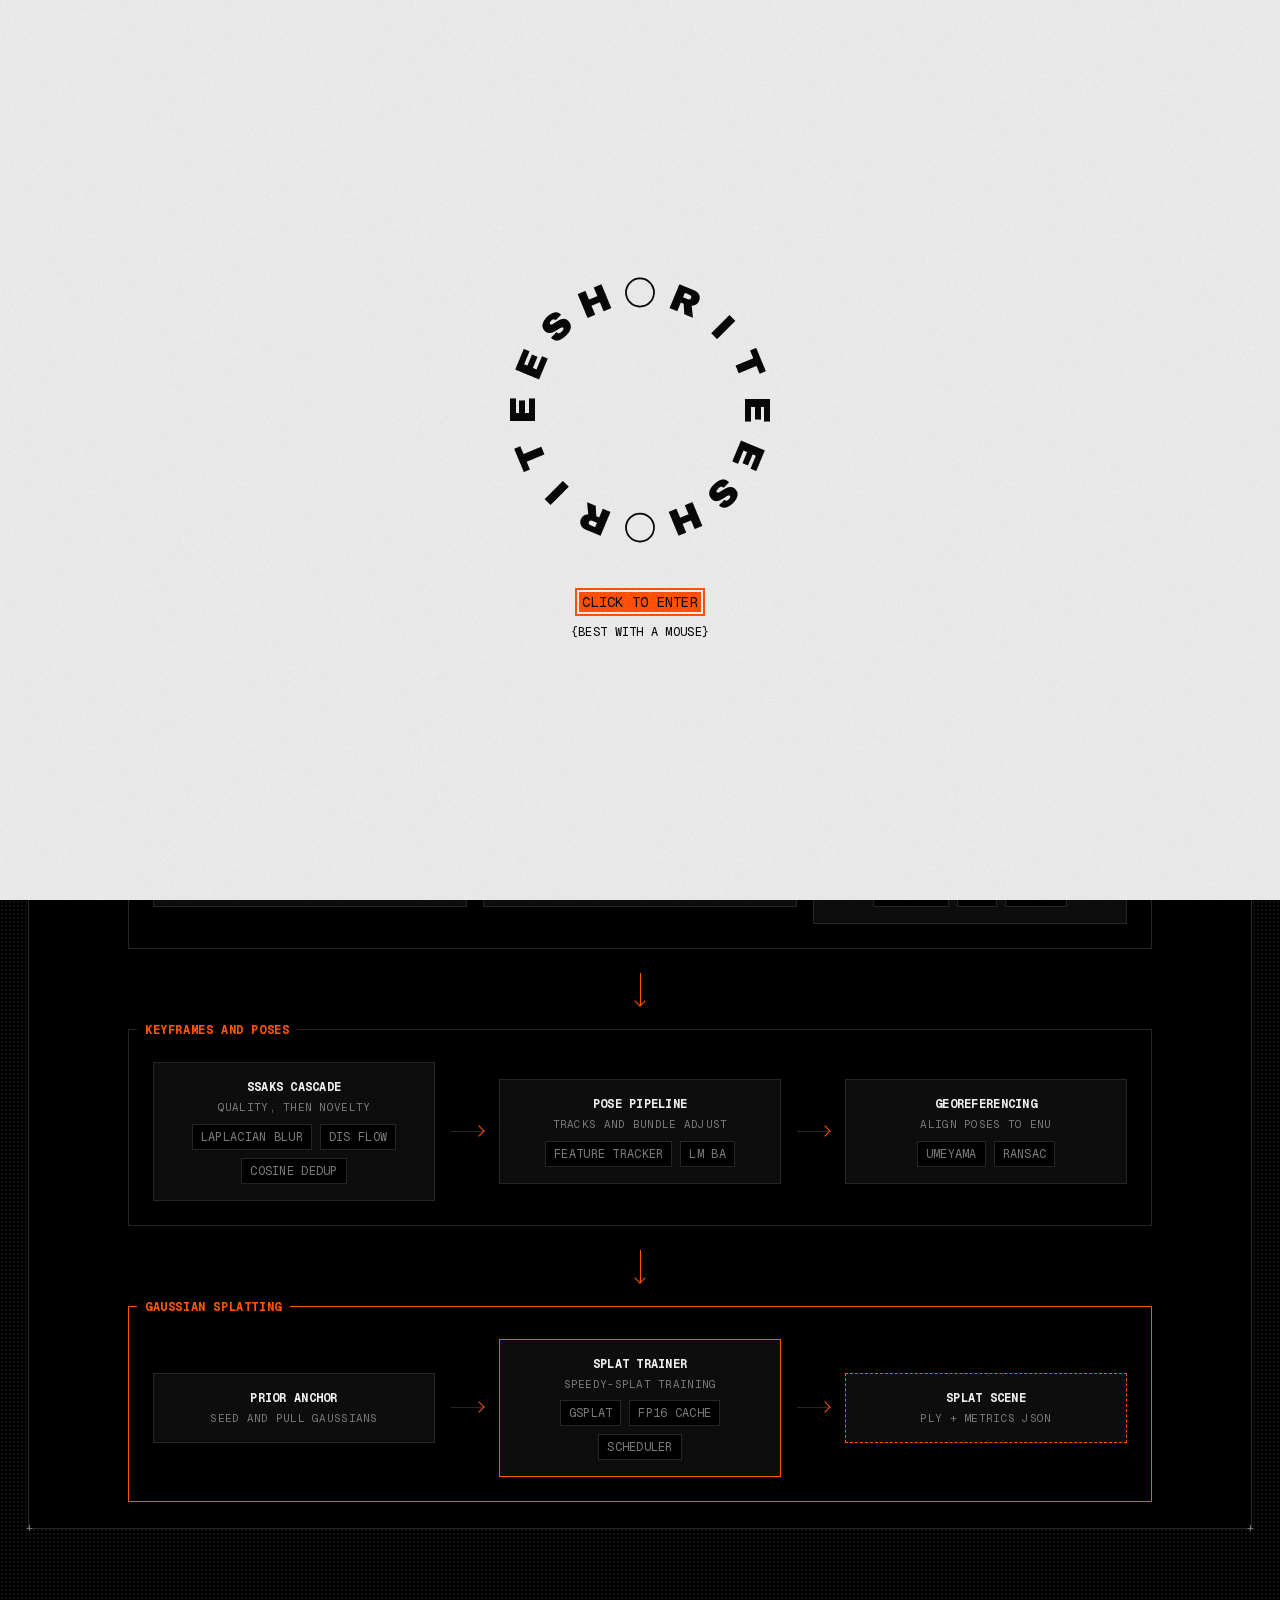
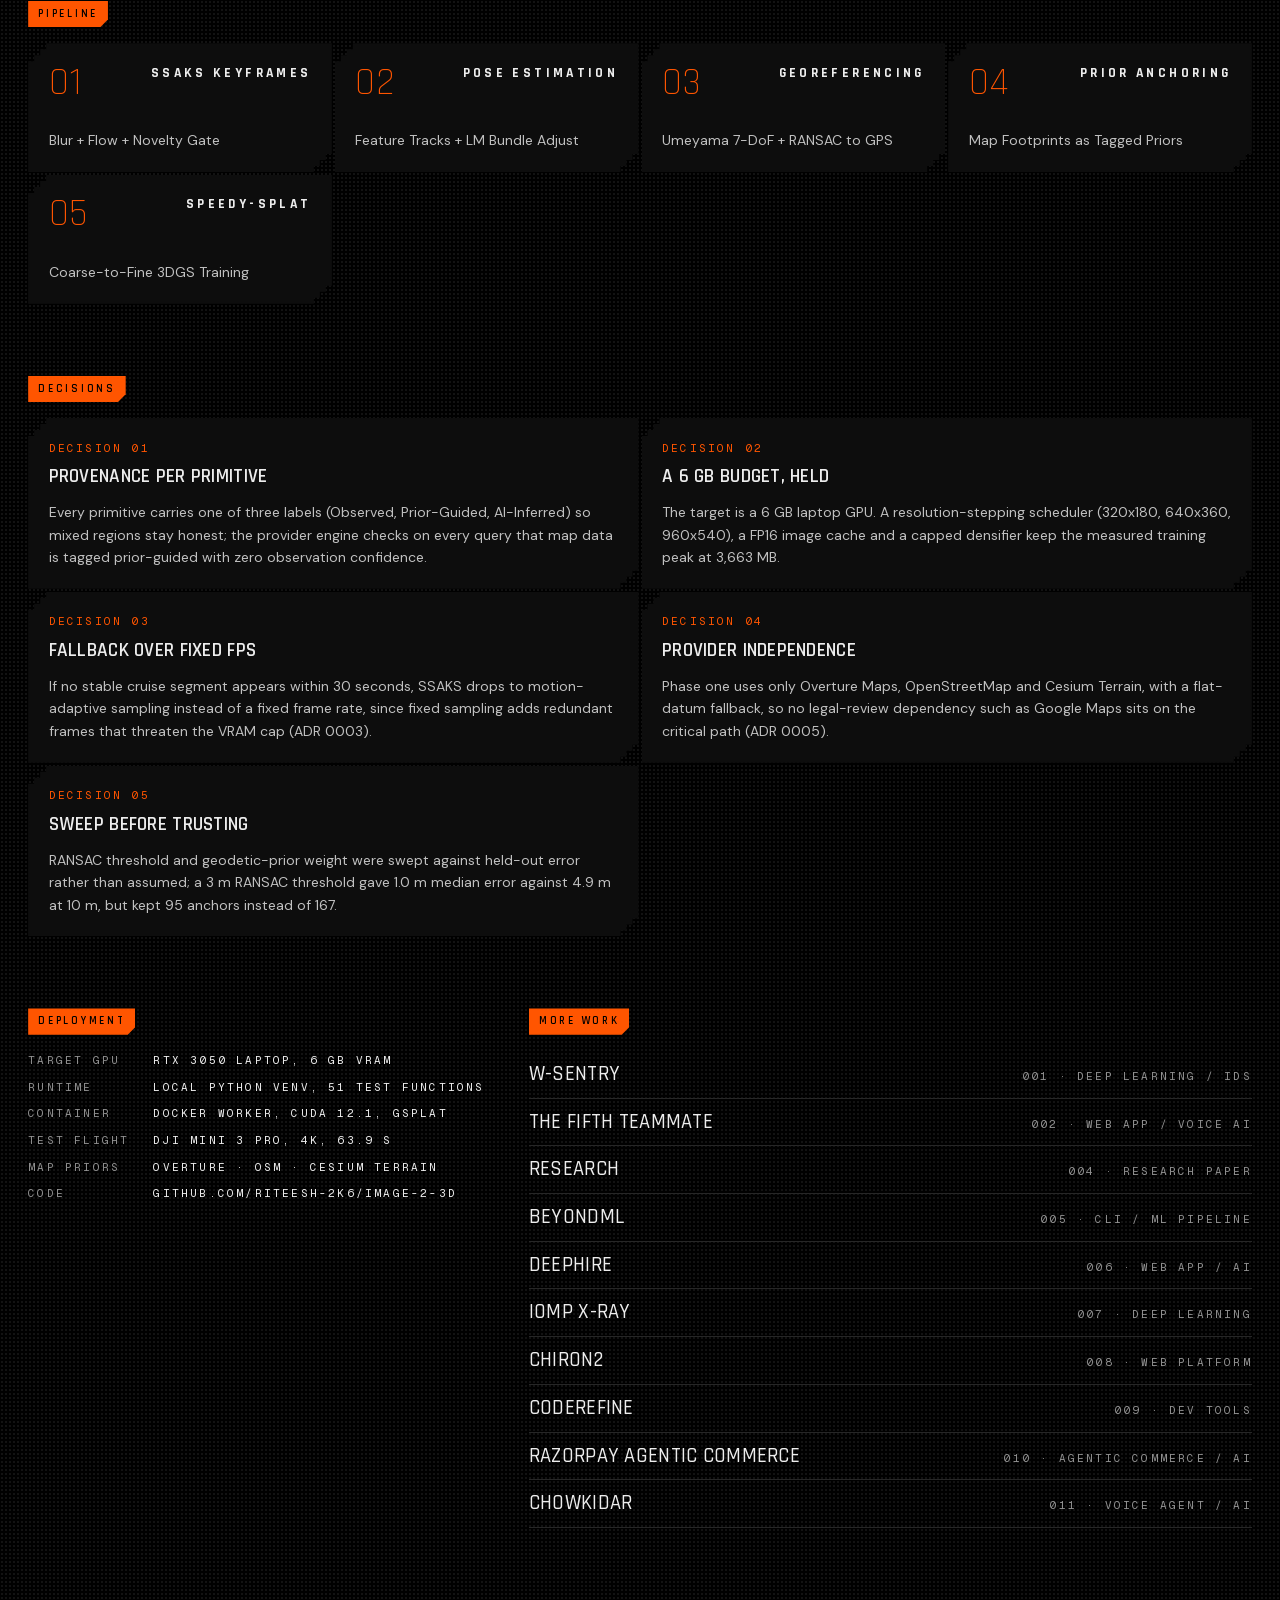
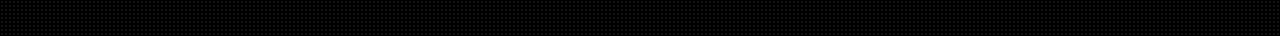
<file: project/geoprior/index.html>
<!DOCTYPE html><!--43F5_h7dYCyXOzy7yZbXa--><html lang="en"><head><meta charSet="utf-8"/><meta name="viewport" content="width=device-width, initial-scale=1"/><link rel="preload" href="/_next/static/media/3206eb66b875a5b3-s.p.e2b99870.woff2" as="font" crossorigin="" type="font/woff2"/><link rel="preload" href="/_next/static/media/5c285b27cdda1fe8-s.p.a62025f2.woff2" as="font" crossorigin="" type="font/woff2"/><link rel="preload" href="/_next/static/media/5e4d537aaa9e154b-s.p.01f07175.woff2" as="font" crossorigin="" type="font/woff2"/><link rel="preload" href="/_next/static/media/797e433ab948586e-s.p.29207c2f.woff2" as="font" crossorigin="" type="font/woff2"/><link rel="preload" href="/_next/static/media/9d8c99ccf2e734e7-s.p.b2ed600c.woff2" as="font" crossorigin="" type="font/woff2"/><link rel="preload" href="/_next/static/media/a079e02bba5bf7ab-s.p.7367eab7.woff2" as="font" crossorigin="" type="font/woff2"/><link rel="preload" href="/_next/static/media/a10c617c9026098c-s.p.ca7c307b.woff2" as="font" crossorigin="" type="font/woff2"/><link rel="preload" href="/_next/static/media/d23f31b94ad01e54-s.p.4b0b0c7e.woff2" as="font" crossorigin="" type="font/woff2"/><link rel="stylesheet" href="/_next/static/chunks/a9cc06f846c58216.css" data-precedence="next"/><link rel="stylesheet" href="/_next/static/chunks/f80a418465f2792e.css" data-precedence="next"/><link rel="preload" as="script" fetchPriority="low" href="/_next/static/chunks/f402a582c136d78f.js"/><script src="/_next/static/chunks/91adb7bdb9870c6a.js" async=""></script><script src="/_next/static/chunks/b7a3780483aba696.js" async=""></script><script src="/_next/static/chunks/3286a90db5baea98.js" async=""></script><script src="/_next/static/chunks/turbopack-1e8106f5658209a5.js" async=""></script><script src="/_next/static/chunks/7fb8e1210722aa96.js" async=""></script><script src="/_next/static/chunks/9efc8c238b36649e.js" async=""></script><script src="/_next/static/chunks/331bcca48c789d08.js" async=""></script><meta name="next-size-adjust" content=""/><title>GEOPRIOR — RITEESH THIRUVEEDHULA</title><meta name="description" content="A solo project of mine, built around a DJI Mini 3 Pro recording and its flight log. On that flight SSAKS cut 1,916 frames to 193, all 193 were registered, and a splat trained within a 3.7 GB VRAM peak. It is an early-stage pipeline: the Gaussian stage is working and measured, while the mesh extraction stage is still design only."/><link rel="icon" href="/icon.png?icon.7b75e9c1.png" sizes="256x256" type="image/png"/><script>try{if(sessionStorage.getItem('rt-intro-seen'))document.documentElement.dataset.intro='done'}catch(e){}</script><script src="/_next/static/chunks/a6dad97d9634a72d.js" noModule=""></script></head><body class="geist_mono_8d43a2aa-module__8Li5zG__variable archivo_black_543ab441-module__92e_sG__variable rajdhani_635f1ec8-module__oWRXIG__variable orbitron_cd47e22e-module__xMtCMG__variable dm_sans_851d885b-module__2r4mZq__variable antialiased"><div hidden=""><!--$--><!--/$--></div><div class="intro fixed inset-0" style="z-index:var(--z-intro)"><div class="absolute inset-0 flex flex-col items-center justify-center gap-8 overflow-hidden bg-paper text-ink"><div class="w-[min(40vw,300px)]"><svg viewBox="0 0 1200 1200" role="img" aria-label="Riteesh" class="logo-spin block w-full"><circle cx="600" cy="130" r="56" fill="none" stroke="currentColor" stroke-width="7" transform="rotate(0 600 600)"></circle><text x="600" y="130" text-anchor="middle" dominant-baseline="central" font-family="var(--font-logo), Arial Black, sans-serif" font-size="150" fill="currentColor" transform="rotate(22.5 600 600)">R</text><text x="600" y="130" text-anchor="middle" dominant-baseline="central" font-family="var(--font-logo), Arial Black, sans-serif" font-size="150" fill="currentColor" transform="rotate(45 600 600)">I</text><text x="600" y="130" text-anchor="middle" dominant-baseline="central" font-family="var(--font-logo), Arial Black, sans-serif" font-size="150" fill="currentColor" transform="rotate(67.5 600 600)">T</text><text x="600" y="130" text-anchor="middle" dominant-baseline="central" font-family="var(--font-logo), Arial Black, sans-serif" font-size="150" fill="currentColor" transform="rotate(90 600 600)">E</text><text x="600" y="130" text-anchor="middle" dominant-baseline="central" font-family="var(--font-logo), Arial Black, sans-serif" font-size="150" fill="currentColor" transform="rotate(112.5 600 600)">E</text><text x="600" y="130" text-anchor="middle" dominant-baseline="central" font-family="var(--font-logo), Arial Black, sans-serif" font-size="150" fill="currentColor" transform="rotate(135 600 600)">S</text><text x="600" y="130" text-anchor="middle" dominant-baseline="central" font-family="var(--font-logo), Arial Black, sans-serif" font-size="150" fill="currentColor" transform="rotate(157.5 600 600)">H</text><circle cx="600" cy="130" r="56" fill="none" stroke="currentColor" stroke-width="7" transform="rotate(180 600 600)"></circle><text x="600" y="130" text-anchor="middle" dominant-baseline="central" font-family="var(--font-logo), Arial Black, sans-serif" font-size="150" fill="currentColor" transform="rotate(202.5 600 600)">R</text><text x="600" y="130" text-anchor="middle" dominant-baseline="central" font-family="var(--font-logo), Arial Black, sans-serif" font-size="150" fill="currentColor" transform="rotate(225 600 600)">I</text><text x="600" y="130" text-anchor="middle" dominant-baseline="central" font-family="var(--font-logo), Arial Black, sans-serif" font-size="150" fill="currentColor" transform="rotate(247.5 600 600)">T</text><text x="600" y="130" text-anchor="middle" dominant-baseline="central" font-family="var(--font-logo), Arial Black, sans-serif" font-size="150" fill="currentColor" transform="rotate(270 600 600)">E</text><text x="600" y="130" text-anchor="middle" dominant-baseline="central" font-family="var(--font-logo), Arial Black, sans-serif" font-size="150" fill="currentColor" transform="rotate(292.5 600 600)">E</text><text x="600" y="130" text-anchor="middle" dominant-baseline="central" font-family="var(--font-logo), Arial Black, sans-serif" font-size="150" fill="currentColor" transform="rotate(315 600 600)">S</text><text x="600" y="130" text-anchor="middle" dominant-baseline="central" font-family="var(--font-logo), Arial Black, sans-serif" font-size="150" fill="currentColor" transform="rotate(337.5 600 600)">H</text></svg></div><div class="flex flex-col items-center gap-3"><button type="button" autofocus="" data-scramble="true" class="hl cursor-pointer px-2 py-1 text-sm">CLICK TO ENTER</button><p class="text-xs">{BEST WITH A MOUSE}</p></div></div></div><div aria-hidden="true" class="fixed inset-0 bg-ink/60" style="z-index:var(--z-menu);opacity:0;visibility:hidden"></div><nav id="site-menu" aria-label="Menu" inert="" class="fixed inset-x-0 top-0 flex min-h-[48vh] flex-col justify-end gap-7 bg-ink px-[2.2vw] pb-[2.4vw] pt-32 text-[13px] font-medium leading-[1.45] text-paper" style="z-index:var(--z-menu);visibility:hidden"><div class="flex flex-wrap items-center gap-x-5 gap-y-2"><span class="w-32 md:w-[22vw]">{LINKS}</span><a data-scramble="true" class="px-1 hover:bg-accent hover:text-ink focus-visible:bg-accent focus-visible:text-ink" href="https://www.linkedin.com/in/riteesh2k6" target="_blank" rel="noopener">LKDN</a><a data-scramble="true" class="px-1 hover:bg-accent hover:text-ink focus-visible:bg-accent focus-visible:text-ink" href="https://github.com/Riteesh-2k6" target="_blank" rel="noopener">GH</a><a data-scramble="true" class="px-1 hover:bg-accent hover:text-ink focus-visible:bg-accent focus-visible:text-ink" href="mailto:riteesh.vnsp@gmail.com">MAIL</a></div><div class="flex flex-wrap items-end justify-between gap-4"><div class="flex items-center gap-x-5"><span class="w-32 md:w-[22vw]">{RESUME}</span><a data-scramble="true" class="px-1 hover:bg-accent hover:text-ink focus-visible:bg-accent focus-visible:text-ink" href="/resume.pdf" target="_blank" rel="noopener">VIEW PDF</a></div><button type="button" data-scramble="true" class="px-1 hover:bg-accent hover:text-ink focus-visible:bg-accent focus-visible:text-ink cursor-pointer">CONTACT</button></div></nav><header class="fixed inset-x-0 top-0 grid grid-cols-[1fr_auto] items-start px-[2.2vw] pt-[max(16px,1.6vw)] text-[11px] leading-[1.7] tracking-[0.2em] text-paper md:grid-cols-5" style="z-index:var(--z-header)"><a href="/" aria-label="Home" data-cursor-label="HOME" class="flex items-center gap-3 self-center"><svg viewBox="0 0 1200 1200" role="img" aria-label="Riteesh" aria-hidden="true" class="logo-spin block w-[max(44px,3.4vw)]"><circle cx="600" cy="130" r="56" fill="none" stroke="currentColor" stroke-width="7" transform="rotate(0 600 600)"></circle><text x="600" y="130" text-anchor="middle" dominant-baseline="central" font-family="var(--font-logo), Arial Black, sans-serif" font-size="150" fill="currentColor" transform="rotate(22.5 600 600)">R</text><text x="600" y="130" text-anchor="middle" dominant-baseline="central" font-family="var(--font-logo), Arial Black, sans-serif" font-size="150" fill="currentColor" transform="rotate(45 600 600)">I</text><text x="600" y="130" text-anchor="middle" dominant-baseline="central" font-family="var(--font-logo), Arial Black, sans-serif" font-size="150" fill="currentColor" transform="rotate(67.5 600 600)">T</text><text x="600" y="130" text-anchor="middle" dominant-baseline="central" font-family="var(--font-logo), Arial Black, sans-serif" font-size="150" fill="currentColor" transform="rotate(90 600 600)">E</text><text x="600" y="130" text-anchor="middle" dominant-baseline="central" font-family="var(--font-logo), Arial Black, sans-serif" font-size="150" fill="currentColor" transform="rotate(112.5 600 600)">E</text><text x="600" y="130" text-anchor="middle" dominant-baseline="central" font-family="var(--font-logo), Arial Black, sans-serif" font-size="150" fill="currentColor" transform="rotate(135 600 600)">S</text><text x="600" y="130" text-anchor="middle" dominant-baseline="central" font-family="var(--font-logo), Arial Black, sans-serif" font-size="150" fill="currentColor" transform="rotate(157.5 600 600)">H</text><circle cx="600" cy="130" r="56" fill="none" stroke="currentColor" stroke-width="7" transform="rotate(180 600 600)"></circle><text x="600" y="130" text-anchor="middle" dominant-baseline="central" font-family="var(--font-logo), Arial Black, sans-serif" font-size="150" fill="currentColor" transform="rotate(202.5 600 600)">R</text><text x="600" y="130" text-anchor="middle" dominant-baseline="central" font-family="var(--font-logo), Arial Black, sans-serif" font-size="150" fill="currentColor" transform="rotate(225 600 600)">I</text><text x="600" y="130" text-anchor="middle" dominant-baseline="central" font-family="var(--font-logo), Arial Black, sans-serif" font-size="150" fill="currentColor" transform="rotate(247.5 600 600)">T</text><text x="600" y="130" text-anchor="middle" dominant-baseline="central" font-family="var(--font-logo), Arial Black, sans-serif" font-size="150" fill="currentColor" transform="rotate(270 600 600)">E</text><text x="600" y="130" text-anchor="middle" dominant-baseline="central" font-family="var(--font-logo), Arial Black, sans-serif" font-size="150" fill="currentColor" transform="rotate(292.5 600 600)">E</text><text x="600" y="130" text-anchor="middle" dominant-baseline="central" font-family="var(--font-logo), Arial Black, sans-serif" font-size="150" fill="currentColor" transform="rotate(315 600 600)">S</text><text x="600" y="130" text-anchor="middle" dominant-baseline="central" font-family="var(--font-logo), Arial Black, sans-serif" font-size="150" fill="currentColor" transform="rotate(337.5 600 600)">H</text></svg><span class="[text-shadow:0_0_6px_#000,0_0_2px_#000] font-tech text-[15px] font-bold tracking-normal">RITEESH VNSP</span></a><p class="hidden self-center md:block"><span class="[text-shadow:0_0_6px_#000,0_0_2px_#000] text-paper/70">PORTFOLIO - <span class="text-paper">V2</span></span></p><div class="hidden gap-5 self-center md:flex"><a href="/project/the-fifth-teammate/" data-scramble="true" data-cursor-label="PREV" class="[text-shadow:0_0_6px_#000,0_0_2px_#000]">PREV</a><a href="/project/research-paper/" data-scramble="true" data-cursor-label="NEXT" class="[text-shadow:0_0_6px_#000,0_0_2px_#000]">NEXT</a></div><p class="hidden text-paper/70 md:block"><span class="[text-shadow:0_0_6px_#000,0_0_2px_#000]">HYDERABAD, IN</span><br/><span class="[text-shadow:0_0_6px_#000,0_0_2px_#000]"> </span></p><div class="flex items-start justify-between gap-4"><p class="hidden text-paper/70 md:block"><span class="[text-shadow:0_0_6px_#000,0_0_2px_#000]">17°23&#x27;06.0&quot;N</span><br/><span class="[text-shadow:0_0_6px_#000,0_0_2px_#000]">78°29&#x27;12.0&quot;E</span></p><button type="button" aria-expanded="false" aria-controls="site-menu" class="relative cursor-pointer bg-surface px-[1.4em] py-[0.6em] font-tech text-[15px] font-bold tracking-normal text-paper"><span aria-hidden="true" class="absolute left-0 top-0 h-2 w-2 border-l-2 border-t-2 border-accent"></span><span aria-hidden="true" class="absolute bottom-0 right-0 h-2 w-2 border-b-2 border-r-2 border-accent"></span><span data-scramble="true">MENU</span></button></div></header><main class="dot-grid relative min-h-screen bg-ink px-[2.2vw] pb-[12vh] pt-[max(96px,15vh)] text-paper"><div aria-hidden="true" class="grid-lines pointer-events-none fixed inset-0 [--grid-line:rgb(255_255_255/0.07)]"></div><div aria-hidden="true" class="pointer-events-none fixed inset-x-0 top-0 z-30 h-[12vh] bg-gradient-to-b from-ink from-40% to-transparent"></div><div class="relative"><header class="grid items-end gap-x-[2.2vw] gap-y-8 lg:grid-cols-5"><div class="lg:col-span-3"><div class="flex items-center gap-4"><span class="notch inline-block bg-accent px-[0.9em] py-[0.35em] font-tech font-semibold tracking-[0.25em] text-ink text-[11px] leading-[1.7] tracking-[0.2em]">003 / 011</span><span class="flex items-center gap-2 text-paper/70 text-[11px] leading-[1.7] tracking-[0.2em]"><span class="inline-block h-2 w-2 bg-accent"></span>ACTIVE</span></div><h1 class="mt-3 font-tech text-[clamp(48px,7vw,140px)] font-light leading-[0.85]">GEOPRIOR</h1><p class="mt-3 text-paper/70 text-[11px] leading-[1.7] tracking-[0.2em]">DRONE VIDEO TO PROVENANCE-TAGGED 3D</p><p class="mt-6 max-w-[62ch] font-body text-[clamp(14px,1.05vw,18px)] font-normal normal-case leading-[1.6] tracking-normal text-paper/80">A solo project of mine, built around a DJI Mini 3 Pro recording and its flight log. On that flight SSAKS cut 1,916 frames to 193, all 193 were registered, and a splat trained within a 3.7 GB VRAM peak. It is an early-stage pipeline: the Gaussian stage is working and measured, while the mesh extraction stage is still design only.</p></div><div class="lg:col-span-2"><dl class="grid grid-cols-[minmax(90px,auto)_1fr] gap-x-6 gap-y-2 text-[11px] leading-[1.7] tracking-[0.2em]"><div class="contents"><dt class="text-paper/60">TYPE</dt><dd>COMPUTER VISION / 3D</dd></div><div class="contents"><dt class="text-paper/60">USERS</dt><dd>DRONE MAPPING</dd></div><div class="contents"><dt class="text-paper/60">STACK</dt><dd>PYTORCH + OPENCV</dd></div><div class="contents"><dt class="text-paper/60">LAUNCH</dt><dd>2026</dd></div><div class="contents"><dt class="text-paper/60">VERSION</dt><dd>0.1</dd></div></dl></div></header><section class="mt-[6vh] grid grid-cols-3 gap-[3px]"><article class="pixel-corners bg-surface p-[clamp(16px,1.6vw,28px)] flex min-h-[clamp(140px,22vh,240px)] flex-col justify-between"><p class="text-right font-tech text-[clamp(12px,1.05vw,19px)] font-bold tracking-[0.25em] whitespace-pre-line">Frame
Reduction</p><p class="font-tech text-[clamp(36px,4.6vw,96px)] font-medium leading-none">89.93%</p></article><article class="pixel-corners bg-surface p-[clamp(16px,1.6vw,28px)] flex min-h-[clamp(140px,22vh,240px)] flex-col justify-between"><p class="text-right font-tech text-[clamp(12px,1.05vw,19px)] font-bold tracking-[0.25em] whitespace-pre-line">Frames
Registered</p><p class="font-tech text-[clamp(36px,4.6vw,96px)] font-medium leading-none">193/193</p></article><article class="pixel-corners bg-surface p-[clamp(16px,1.6vw,28px)] flex min-h-[clamp(140px,22vh,240px)] flex-col justify-between"><p class="text-right font-tech text-[clamp(12px,1.05vw,19px)] font-bold tracking-[0.25em] whitespace-pre-line">Selection
Throughput</p><p class="font-tech text-[clamp(36px,4.6vw,96px)] font-medium leading-none">16.75 FPS</p></article></section><section class="mt-[8vh]"><span class="notch inline-block bg-accent px-[0.9em] py-[0.35em] font-tech font-semibold tracking-[0.25em] text-ink text-[11px] leading-[1.7] tracking-[0.2em]">SYSTEM ARCHITECTURE</span><div class="relative border border-line mt-4 bg-ink"><span aria-hidden="true" class="absolute left-0 top-0 -translate-x-1/2 -translate-y-1/2 text-[12px] leading-none text-dim">+</span><span aria-hidden="true" class="absolute right-0 top-0 translate-x-1/2 -translate-y-1/2 text-[12px] leading-none text-dim">+</span><span aria-hidden="true" class="absolute bottom-0 left-0 -translate-x-1/2 translate-y-1/2 text-[12px] leading-none text-dim">+</span><span aria-hidden="true" class="absolute bottom-0 right-0 translate-x-1/2 translate-y-1/2 text-[12px] leading-none text-dim">+</span><div class="overflow-x-auto p-[clamp(16px,2vw,32px)]"><div class="min-w-[700px] text-[11px]"><div class="flex flex-col gap-6 w-full max-w-5xl mx-auto font-pixel"><div class="flex flex-col md:flex-row gap-4 items-stretch md:items-center border border-border p-6 pt-8 relative bg-background"><div class="absolute -top-2 left-2 px-2 bg-background text-burnt-amber text-xs tracking-wider font-bold">INPUTS</div><div style="flex-grow:1;flex-basis:0" class="border border-border p-4 text-center bg-surface break-words"><div class="text-primary text-xs font-bold mb-1">Drone Video</div><div class="text-[11px] text-secondary">4K MP4</div></div><div style="flex-grow:1;flex-basis:0" class="border border-border p-4 text-center bg-surface break-words"><div class="text-primary text-xs font-bold mb-1">Flight Log</div><div class="text-[11px] text-secondary">GPS telemetry CSV</div></div><div style="flex-grow:1;flex-basis:0" class="border border-border p-4 text-center bg-surface break-words"><div class="text-primary text-xs font-bold mb-1">GeoPrior Providers</div><div class="text-[11px] text-secondary">Map and terrain priors</div><div class="flex flex-wrap gap-2 justify-center mt-2"><span class="border border-border bg-background px-2 py-1 text-xs text-secondary">Overture</span><span class="border border-border bg-background px-2 py-1 text-xs text-secondary">OSM</span><span class="border border-border bg-background px-2 py-1 text-xs text-secondary">Cesium</span></div></div></div><div class="hidden md:flex justify-center"><div class="w-[1px] h-8 bg-burnt-amber relative"><div class="absolute bottom-0 -left-1 w-2 h-2 border-b border-r border-burnt-amber rotate-45"></div></div></div><div class="flex flex-col md:flex-row gap-4 items-stretch md:items-center border border-border p-6 pt-8 relative bg-background"><div class="absolute -top-2 left-2 px-2 bg-background text-burnt-amber text-xs tracking-wider font-bold">KEYFRAMES AND POSES</div><div style="flex-grow:1;flex-basis:0" class="border border-border p-4 text-center bg-surface break-words"><div class="text-primary text-xs font-bold mb-1">SSAKS Cascade</div><div class="text-[11px] text-secondary">Quality, then novelty</div><div class="flex flex-wrap gap-2 justify-center mt-2"><span class="border border-border bg-background px-2 py-1 text-xs text-secondary">Laplacian blur</span><span class="border border-border bg-background px-2 py-1 text-xs text-secondary">DIS flow</span><span class="border border-border bg-background px-2 py-1 text-xs text-secondary">Cosine dedup</span></div></div><div class="hidden md:block w-8 h-[1px] bg-border relative shrink-0"><div class="absolute right-0 -top-1 w-2 h-2 border-t border-r border-burnt-amber rotate-45"></div></div><div style="flex-grow:1;flex-basis:0" class="border border-border p-4 text-center bg-surface break-words"><div class="text-primary text-xs font-bold mb-1">Pose Pipeline</div><div class="text-[11px] text-secondary">Tracks and bundle adjust</div><div class="flex flex-wrap gap-2 justify-center mt-2"><span class="border border-border bg-background px-2 py-1 text-xs text-secondary">Feature tracker</span><span class="border border-border bg-background px-2 py-1 text-xs text-secondary">LM BA</span></div></div><div class="hidden md:block w-8 h-[1px] bg-border relative shrink-0"><div class="absolute right-0 -top-1 w-2 h-2 border-t border-r border-burnt-amber rotate-45"></div></div><div style="flex-grow:1;flex-basis:0" class="border border-border p-4 text-center bg-surface break-words"><div class="text-primary text-xs font-bold mb-1">Georeferencing</div><div class="text-[11px] text-secondary">Align poses to ENU</div><div class="flex flex-wrap gap-2 justify-center mt-2"><span class="border border-border bg-background px-2 py-1 text-xs text-secondary">Umeyama</span><span class="border border-border bg-background px-2 py-1 text-xs text-secondary">RANSAC</span></div></div></div><div class="hidden md:flex justify-center"><div class="w-[1px] h-8 bg-burnt-amber relative"><div class="absolute bottom-0 -left-1 w-2 h-2 border-b border-r border-burnt-amber rotate-45"></div></div></div><div class="flex flex-col md:flex-row gap-4 items-stretch md:items-center border border-burnt-amber p-6 pt-8 relative bg-background"><div class="absolute -top-2 left-2 px-2 bg-background text-burnt-amber text-xs tracking-wider font-bold">GAUSSIAN SPLATTING</div><div style="flex-grow:1;flex-basis:0" class="border border-border p-4 text-center bg-surface break-words"><div class="text-primary text-xs font-bold mb-1">Prior Anchor</div><div class="text-[11px] text-secondary">Seed and pull Gaussians</div></div><div class="hidden md:block w-8 h-[1px] bg-border relative shrink-0"><div class="absolute right-0 -top-1 w-2 h-2 border-t border-r border-burnt-amber rotate-45"></div></div><div style="flex-grow:1;flex-basis:0" class="border border-burnt-amber p-4 text-center bg-surface break-words"><div class="text-primary text-xs font-bold mb-1">Splat Trainer</div><div class="text-[11px] text-secondary">Speedy-Splat training</div><div class="flex flex-wrap gap-2 justify-center mt-2"><span class="border border-border bg-background px-2 py-1 text-xs text-secondary">gsplat</span><span class="border border-border bg-background px-2 py-1 text-xs text-secondary">FP16 cache</span><span class="border border-border bg-background px-2 py-1 text-xs text-secondary">Scheduler</span></div></div><div class="hidden md:block w-8 h-[1px] bg-border relative shrink-0"><div class="absolute right-0 -top-1 w-2 h-2 border-t border-r border-burnt-amber rotate-45"></div></div><div style="flex-grow:1;flex-basis:0" class="border border-burnt-amber border-dashed p-4 text-center bg-surface break-words"><div class="text-primary text-xs font-bold mb-1">Splat Scene</div><div class="text-[11px] text-secondary">PLY + metrics JSON</div></div></div></div></div></div></div></section><section class="mt-[8vh]"><span class="notch inline-block bg-accent px-[0.9em] py-[0.35em] font-tech font-semibold tracking-[0.25em] text-ink text-[11px] leading-[1.7] tracking-[0.2em]">PIPELINE</span><ol class="mt-4 grid gap-[3px] sm:grid-cols-2 lg:grid-cols-4"><li class="pixel-corners bg-surface p-[clamp(16px,1.6vw,28px)]"><div class="flex items-start justify-between"><span class="font-tech text-[clamp(32px,3vw,56px)] font-light leading-none text-accent">01</span><p class="text-right font-tech text-[clamp(12px,1.05vw,19px)] font-bold tracking-[0.25em]">SSAKS Keyframes</p></div><p class="mt-[clamp(20px,3vh,40px)] font-body text-[clamp(14px,1.05vw,18px)] font-normal normal-case leading-[1.6] tracking-normal text-paper/80">Blur + Flow + Novelty Gate</p></li><li class="pixel-corners bg-surface p-[clamp(16px,1.6vw,28px)]"><div class="flex items-start justify-between"><span class="font-tech text-[clamp(32px,3vw,56px)] font-light leading-none text-accent">02</span><p class="text-right font-tech text-[clamp(12px,1.05vw,19px)] font-bold tracking-[0.25em]">Pose Estimation</p></div><p class="mt-[clamp(20px,3vh,40px)] font-body text-[clamp(14px,1.05vw,18px)] font-normal normal-case leading-[1.6] tracking-normal text-paper/80">Feature Tracks + LM Bundle Adjust</p></li><li class="pixel-corners bg-surface p-[clamp(16px,1.6vw,28px)]"><div class="flex items-start justify-between"><span class="font-tech text-[clamp(32px,3vw,56px)] font-light leading-none text-accent">03</span><p class="text-right font-tech text-[clamp(12px,1.05vw,19px)] font-bold tracking-[0.25em]">Georeferencing</p></div><p class="mt-[clamp(20px,3vh,40px)] font-body text-[clamp(14px,1.05vw,18px)] font-normal normal-case leading-[1.6] tracking-normal text-paper/80">Umeyama 7-DoF + RANSAC to GPS</p></li><li class="pixel-corners bg-surface p-[clamp(16px,1.6vw,28px)]"><div class="flex items-start justify-between"><span class="font-tech text-[clamp(32px,3vw,56px)] font-light leading-none text-accent">04</span><p class="text-right font-tech text-[clamp(12px,1.05vw,19px)] font-bold tracking-[0.25em]">Prior Anchoring</p></div><p class="mt-[clamp(20px,3vh,40px)] font-body text-[clamp(14px,1.05vw,18px)] font-normal normal-case leading-[1.6] tracking-normal text-paper/80">Map Footprints as Tagged Priors</p></li><li class="pixel-corners bg-surface p-[clamp(16px,1.6vw,28px)]"><div class="flex items-start justify-between"><span class="font-tech text-[clamp(32px,3vw,56px)] font-light leading-none text-accent">05</span><p class="text-right font-tech text-[clamp(12px,1.05vw,19px)] font-bold tracking-[0.25em]">Speedy-Splat</p></div><p class="mt-[clamp(20px,3vh,40px)] font-body text-[clamp(14px,1.05vw,18px)] font-normal normal-case leading-[1.6] tracking-normal text-paper/80">Coarse-to-Fine 3DGS Training</p></li></ol></section><section class="mt-[8vh]"><span class="notch inline-block bg-accent px-[0.9em] py-[0.35em] font-tech font-semibold tracking-[0.25em] text-ink text-[11px] leading-[1.7] tracking-[0.2em]">DECISIONS</span><ul class="mt-4 grid gap-[3px] md:grid-cols-2"><li class="pixel-corners bg-surface p-[clamp(16px,1.6vw,28px)]"><p class="text-accent text-[11px] leading-[1.7] tracking-[0.2em]">DECISION 01</p><h3 class="mt-2 font-tech text-[clamp(18px,1.5vw,28px)] font-semibold leading-tight">Provenance Per Primitive</h3><p class="mt-3 font-body text-[clamp(14px,1.05vw,18px)] font-normal normal-case leading-[1.6] tracking-normal text-paper/80">Every primitive carries one of three labels (Observed, Prior-Guided, AI-Inferred) so mixed regions stay honest; the provider engine checks on every query that map data is tagged prior-guided with zero observation confidence.</p></li><li class="pixel-corners bg-surface p-[clamp(16px,1.6vw,28px)]"><p class="text-accent text-[11px] leading-[1.7] tracking-[0.2em]">DECISION 02</p><h3 class="mt-2 font-tech text-[clamp(18px,1.5vw,28px)] font-semibold leading-tight">A 6 GB Budget, Held</h3><p class="mt-3 font-body text-[clamp(14px,1.05vw,18px)] font-normal normal-case leading-[1.6] tracking-normal text-paper/80">The target is a 6 GB laptop GPU. A resolution-stepping scheduler (320x180, 640x360, 960x540), a FP16 image cache and a capped densifier keep the measured training peak at 3,663 MB.</p></li><li class="pixel-corners bg-surface p-[clamp(16px,1.6vw,28px)]"><p class="text-accent text-[11px] leading-[1.7] tracking-[0.2em]">DECISION 03</p><h3 class="mt-2 font-tech text-[clamp(18px,1.5vw,28px)] font-semibold leading-tight">Fallback Over Fixed FPS</h3><p class="mt-3 font-body text-[clamp(14px,1.05vw,18px)] font-normal normal-case leading-[1.6] tracking-normal text-paper/80">If no stable cruise segment appears within 30 seconds, SSAKS drops to motion-adaptive sampling instead of a fixed frame rate, since fixed sampling adds redundant frames that threaten the VRAM cap (ADR 0003).</p></li><li class="pixel-corners bg-surface p-[clamp(16px,1.6vw,28px)]"><p class="text-accent text-[11px] leading-[1.7] tracking-[0.2em]">DECISION 04</p><h3 class="mt-2 font-tech text-[clamp(18px,1.5vw,28px)] font-semibold leading-tight">Provider Independence</h3><p class="mt-3 font-body text-[clamp(14px,1.05vw,18px)] font-normal normal-case leading-[1.6] tracking-normal text-paper/80">Phase one uses only Overture Maps, OpenStreetMap and Cesium Terrain, with a flat-datum fallback, so no legal-review dependency such as Google Maps sits on the critical path (ADR 0005).</p></li><li class="pixel-corners bg-surface p-[clamp(16px,1.6vw,28px)]"><p class="text-accent text-[11px] leading-[1.7] tracking-[0.2em]">DECISION 05</p><h3 class="mt-2 font-tech text-[clamp(18px,1.5vw,28px)] font-semibold leading-tight">Sweep Before Trusting</h3><p class="mt-3 font-body text-[clamp(14px,1.05vw,18px)] font-normal normal-case leading-[1.6] tracking-normal text-paper/80">RANSAC threshold and geodetic-prior weight were swept against held-out error rather than assumed; a 3 m RANSAC threshold gave 1.0 m median error against 4.9 m at 10 m, but kept 95 anchors instead of 167.</p></li></ul></section><section class="mt-[8vh] grid gap-[6vh] lg:grid-cols-5 lg:gap-[2.2vw]"><div class="lg:col-span-2"><span class="notch inline-block bg-accent px-[0.9em] py-[0.35em] font-tech font-semibold tracking-[0.25em] text-ink text-[11px] leading-[1.7] tracking-[0.2em]">DEPLOYMENT</span><div class="mt-4"><dl class="grid grid-cols-[minmax(90px,auto)_1fr] gap-x-6 gap-y-2 text-[11px] leading-[1.7] tracking-[0.2em]"><div class="contents"><dt class="text-paper/60">TARGET GPU</dt><dd>RTX 3050 Laptop, 6 GB VRAM</dd></div><div class="contents"><dt class="text-paper/60">RUNTIME</dt><dd>Local Python venv, 51 test functions</dd></div><div class="contents"><dt class="text-paper/60">CONTAINER</dt><dd>Docker worker, CUDA 12.1, gsplat</dd></div><div class="contents"><dt class="text-paper/60">TEST FLIGHT</dt><dd>DJI Mini 3 Pro, 4K, 63.9 s</dd></div><div class="contents"><dt class="text-paper/60">MAP PRIORS</dt><dd>Overture · OSM · Cesium Terrain</dd></div><div class="contents"><dt class="text-paper/60">CODE</dt><dd>github.com/Riteesh-2k6/image-2-3d</dd></div></dl></div></div><div class="lg:col-span-3"><span class="notch inline-block bg-accent px-[0.9em] py-[0.35em] font-tech font-semibold tracking-[0.25em] text-ink text-[11px] leading-[1.7] tracking-[0.2em]">MORE WORK</span><ul class="mt-4"><li class="flex items-baseline justify-between gap-4 border-b border-line py-2"><a href="/project/w-sentry/" data-scramble="true" data-cursor-label="OPEN" class="font-tech text-[clamp(18px,1.6vw,30px)] font-medium transition-colors hover:text-accent">W-SENTRY</a><span class="text-paper/60 text-[11px] leading-[1.7] tracking-[0.2em]">001 · DEEP LEARNING / IDS</span></li><li class="flex items-baseline justify-between gap-4 border-b border-line py-2"><a href="/project/the-fifth-teammate/" data-scramble="true" data-cursor-label="OPEN" class="font-tech text-[clamp(18px,1.6vw,30px)] font-medium transition-colors hover:text-accent">THE FIFTH TEAMMATE</a><span class="text-paper/60 text-[11px] leading-[1.7] tracking-[0.2em]">002 · WEB APP / VOICE AI</span></li><li class="flex items-baseline justify-between gap-4 border-b border-line py-2"><a href="/project/research-paper/" data-scramble="true" data-cursor-label="OPEN" class="font-tech text-[clamp(18px,1.6vw,30px)] font-medium transition-colors hover:text-accent">RESEARCH</a><span class="text-paper/60 text-[11px] leading-[1.7] tracking-[0.2em]">004 · RESEARCH PAPER</span></li><li class="flex items-baseline justify-between gap-4 border-b border-line py-2"><a href="/project/beyondml/" data-scramble="true" data-cursor-label="OPEN" class="font-tech text-[clamp(18px,1.6vw,30px)] font-medium transition-colors hover:text-accent">BEYONDML</a><span class="text-paper/60 text-[11px] leading-[1.7] tracking-[0.2em]">005 · CLI / ML PIPELINE</span></li><li class="flex items-baseline justify-between gap-4 border-b border-line py-2"><a href="/project/deephire/" data-scramble="true" data-cursor-label="OPEN" class="font-tech text-[clamp(18px,1.6vw,30px)] font-medium transition-colors hover:text-accent">DEEPHIRE</a><span class="text-paper/60 text-[11px] leading-[1.7] tracking-[0.2em]">006 · WEB APP / AI</span></li><li class="flex items-baseline justify-between gap-4 border-b border-line py-2"><a href="/project/iomp-xray/" data-scramble="true" data-cursor-label="OPEN" class="font-tech text-[clamp(18px,1.6vw,30px)] font-medium transition-colors hover:text-accent">IOMP X-RAY</a><span class="text-paper/60 text-[11px] leading-[1.7] tracking-[0.2em]">007 · DEEP LEARNING</span></li><li class="flex items-baseline justify-between gap-4 border-b border-line py-2"><a href="/project/chiron2/" data-scramble="true" data-cursor-label="OPEN" class="font-tech text-[clamp(18px,1.6vw,30px)] font-medium transition-colors hover:text-accent">CHIRON2</a><span class="text-paper/60 text-[11px] leading-[1.7] tracking-[0.2em]">008 · WEB PLATFORM</span></li><li class="flex items-baseline justify-between gap-4 border-b border-line py-2"><a href="/project/coderefine/" data-scramble="true" data-cursor-label="OPEN" class="font-tech text-[clamp(18px,1.6vw,30px)] font-medium transition-colors hover:text-accent">CODEREFINE</a><span class="text-paper/60 text-[11px] leading-[1.7] tracking-[0.2em]">009 · DEV TOOLS</span></li><li class="flex items-baseline justify-between gap-4 border-b border-line py-2"><a href="/project/razorpay-agentic-commerce/" data-scramble="true" data-cursor-label="OPEN" class="font-tech text-[clamp(18px,1.6vw,30px)] font-medium transition-colors hover:text-accent">RAZORPAY AGENTIC COMMERCE</a><span class="text-paper/60 text-[11px] leading-[1.7] tracking-[0.2em]">010 · AGENTIC COMMERCE / AI</span></li><li class="flex items-baseline justify-between gap-4 border-b border-line py-2"><a href="/project/chowkidar/" data-scramble="true" data-cursor-label="OPEN" class="font-tech text-[clamp(18px,1.6vw,30px)] font-medium transition-colors hover:text-accent">CHOWKIDAR</a><span class="text-paper/60 text-[11px] leading-[1.7] tracking-[0.2em]">011 · VOICE AGENT / AI</span></li></ul></div></section></div></main><!--$--><!--/$--><canvas aria-hidden="true" class="pointer-events-none fixed inset-0 h-screen w-screen" style="z-index:var(--z-transition)"></canvas><script src="/_next/static/chunks/f402a582c136d78f.js" id="_R_" async=""></script><script>(self.__next_f=self.__next_f||[]).push([0])</script><script>self.__next_f.push([1,"1:\"$Sreact.fragment\"\n2:I[65971,[\"/_next/static/chunks/7fb8e1210722aa96.js\",\"/_next/static/chunks/9efc8c238b36649e.js\"],\"default\"]\n3:I[34380,[\"/_next/static/chunks/7fb8e1210722aa96.js\",\"/_next/static/chunks/9efc8c238b36649e.js\"],\"default\"]\n4:I[57097,[\"/_next/static/chunks/7fb8e1210722aa96.js\",\"/_next/static/chunks/9efc8c238b36649e.js\"],\"default\"]\n5:I[84934,[\"/_next/static/chunks/7fb8e1210722aa96.js\",\"/_next/static/chunks/9efc8c238b36649e.js\"],\"TransitionProvider\"]\n6:I[40120,[\"/_next/static/chunks/7fb8e1210722aa96.js\",\"/_next/static/chunks/9efc8c238b36649e.js\"],\"default\"]\n7:I[47048,[\"/_next/static/chunks/7fb8e1210722aa96.js\",\"/_next/static/chunks/9efc8c238b36649e.js\"],\"default\"]\n8:I[39756,[\"/_next/static/chunks/331bcca48c789d08.js\"],\"default\"]\n9:I[37457,[\"/_next/static/chunks/331bcca48c789d08.js\"],\"default\"]\nb:I[97367,[\"/_next/static/chunks/331bcca48c789d08.js\"],\"OutletBoundary\"]\nd:I[11533,[\"/_next/static/chunks/331bcca48c789d08.js\"],\"AsyncMetadataOutlet\"]\nf:I[97367,[\"/_next/static/chunks/331bcca48c789d08.js\"],\"ViewportBoundary\"]\n11:I[97367,[\"/_next/static/chunks/331bcca48c789d08.js\"],\"MetadataBoundary\"]\n12:\"$Sreact.suspense\"\n14:I[68027,[\"/_next/static/chunks/7fb8e1210722aa96.js\",\"/_next/static/chunks/9efc8c238b36649e.js\"],\"default\"]\n:HL[\"/_next/static/chunks/a9cc06f846c58216.css\",\"style\"]\n:HL[\"/_next/static/chunks/f80a418465f2792e.css\",\"style\"]\n:HL[\"/_next/static/media/3206eb66b875a5b3-s.p.e2b99870.woff2\",\"font\",{\"crossOrigin\":\"\",\"type\":\"font/woff2\"}]\n:HL[\"/_next/static/media/5c285b27cdda1fe8-s.p.a62025f2.woff2\",\"font\",{\"crossOrigin\":\"\",\"type\":\"font/woff2\"}]\n:HL[\"/_next/static/media/5e4d537aaa9e154b-s.p.01f07175.woff2\",\"font\",{\"crossOrigin\":\"\",\"type\":\"font/woff2\"}]\n:HL[\"/_next/static/media/797e433ab948586e-s.p.29207c2f.woff2\",\"font\",{\"crossOrigin\":\"\",\"type\":\"font/woff2\"}]\n:HL[\"/_next/static/media/9d8c99ccf2e734e7-s.p.b2ed600c.woff2\",\"font\",{\"crossOrigin\":\"\",\"type\":\"font/woff2\"}]\n:HL[\"/_next/static/media/a079e02bba5bf7ab-s.p.7367eab7.woff2\",\"font\",{\"crossOrigin\":\"\",\"type\":\"font/woff2\"}]\n:HL[\"/_next/static/media/a10"])</script><script>self.__next_f.push([1,"c617c9026098c-s.p.ca7c307b.woff2\",\"font\",{\"crossOrigin\":\"\",\"type\":\"font/woff2\"}]\n:HL[\"/_next/static/media/d23f31b94ad01e54-s.p.4b0b0c7e.woff2\",\"font\",{\"crossOrigin\":\"\",\"type\":\"font/woff2\"}]\n"])</script><script>self.__next_f.push([1,"0:{\"P\":null,\"b\":\"43F5_h7dYCyXOzy7yZbXa\",\"p\":\"\",\"c\":[\"\",\"project\",\"geoprior\",\"\"],\"i\":false,\"f\":[[[\"\",{\"children\":[\"project\",{\"children\":[[\"slug\",\"geoprior\",\"d\"],{\"children\":[\"__PAGE__\",{}]}]}]},\"$undefined\",\"$undefined\",true],[\"\",[\"$\",\"$1\",\"c\",{\"children\":[[[\"$\",\"link\",\"0\",{\"rel\":\"stylesheet\",\"href\":\"/_next/static/chunks/a9cc06f846c58216.css\",\"precedence\":\"next\",\"crossOrigin\":\"$undefined\",\"nonce\":\"$undefined\"}],[\"$\",\"link\",\"1\",{\"rel\":\"stylesheet\",\"href\":\"/_next/static/chunks/f80a418465f2792e.css\",\"precedence\":\"next\",\"crossOrigin\":\"$undefined\",\"nonce\":\"$undefined\"}],[\"$\",\"script\",\"script-0\",{\"src\":\"/_next/static/chunks/7fb8e1210722aa96.js\",\"async\":true,\"nonce\":\"$undefined\"}],[\"$\",\"script\",\"script-1\",{\"src\":\"/_next/static/chunks/9efc8c238b36649e.js\",\"async\":true,\"nonce\":\"$undefined\"}]],[\"$\",\"html\",null,{\"lang\":\"en\",\"suppressHydrationWarning\":true,\"children\":[[\"$\",\"head\",null,{\"children\":[\"$\",\"script\",null,{\"dangerouslySetInnerHTML\":{\"__html\":\"try{if(sessionStorage.getItem('rt-intro-seen'))document.documentElement.dataset.intro='done'}catch(e){}\"}}]}],[\"$\",\"body\",null,{\"className\":\"geist_mono_8d43a2aa-module__8Li5zG__variable archivo_black_543ab441-module__92e_sG__variable rajdhani_635f1ec8-module__oWRXIG__variable orbitron_cd47e22e-module__xMtCMG__variable dm_sans_851d885b-module__2r4mZq__variable antialiased\",\"children\":[[\"$\",\"$L2\",null,{}],[\"$\",\"$L3\",null,{}],[\"$\",\"$L4\",null,{\"targetSelector\":\"a, button, [role='button'], [data-cursor-label]\",\"matchRadius\":false}],[\"$\",\"$L5\",null,{\"children\":[[\"$\",\"$L6\",null,{}],[\"$\",\"$L7\",null,{}],[\"$\",\"$L8\",null,{\"parallelRouterKey\":\"children\",\"error\":\"$undefined\",\"errorStyles\":\"$undefined\",\"errorScripts\":\"$undefined\",\"template\":[\"$\",\"$L9\",null,{}],\"templateStyles\":\"$undefined\",\"templateScripts\":\"$undefined\",\"notFound\":[[[\"$\",\"title\",null,{\"children\":\"404: This page could not be found.\"}],[\"$\",\"div\",null,{\"style\":{\"fontFamily\":\"system-ui,\\\"Segoe UI\\\",Roboto,Helvetica,Arial,sans-serif,\\\"Apple Color Emoji\\\",\\\"Segoe UI Emoji\\\"\",\"height\":\"100vh\",\"textAlign\":\"center\",\"display\":\"flex\",\"flexDirection\":\"column\",\"alignItems\":\"center\",\"justifyContent\":\"center\"},\"children\":[\"$\",\"div\",null,{\"children\":[[\"$\",\"style\",null,{\"dangerouslySetInnerHTML\":{\"__html\":\"body{color:#000;background:#fff;margin:0}.next-error-h1{border-right:1px solid rgba(0,0,0,.3)}@media (prefers-color-scheme:dark){body{color:#fff;background:#000}.next-error-h1{border-right:1px solid rgba(255,255,255,.3)}}\"}}],[\"$\",\"h1\",null,{\"className\":\"next-error-h1\",\"style\":{\"display\":\"inline-block\",\"margin\":\"0 20px 0 0\",\"padding\":\"0 23px 0 0\",\"fontSize\":24,\"fontWeight\":500,\"verticalAlign\":\"top\",\"lineHeight\":\"49px\"},\"children\":404}],[\"$\",\"div\",null,{\"style\":{\"display\":\"inline-block\"},\"children\":[\"$\",\"h2\",null,{\"style\":{\"fontSize\":14,\"fontWeight\":400,\"lineHeight\":\"49px\",\"margin\":0},\"children\":\"This page could not be found.\"}]}]]}]}]],[]],\"forbidden\":\"$undefined\",\"unauthorized\":\"$undefined\"}]]}]]}]]}]]}],{\"children\":[\"project\",[\"$\",\"$1\",\"c\",{\"children\":[null,[\"$\",\"$L8\",null,{\"parallelRouterKey\":\"children\",\"error\":\"$undefined\",\"errorStyles\":\"$undefined\",\"errorScripts\":\"$undefined\",\"template\":[\"$\",\"$L9\",null,{}],\"templateStyles\":\"$undefined\",\"templateScripts\":\"$undefined\",\"notFound\":\"$undefined\",\"forbidden\":\"$undefined\",\"unauthorized\":\"$undefined\"}]]}],{\"children\":[[\"slug\",\"geoprior\",\"d\"],[\"$\",\"$1\",\"c\",{\"children\":[null,[\"$\",\"$L8\",null,{\"parallelRouterKey\":\"children\",\"error\":\"$undefined\",\"errorStyles\":\"$undefined\",\"errorScripts\":\"$undefined\",\"template\":[\"$\",\"$L9\",null,{}],\"templateStyles\":\"$undefined\",\"templateScripts\":\"$undefined\",\"notFound\":\"$undefined\",\"forbidden\":\"$undefined\",\"unauthorized\":\"$undefined\"}]]}],{\"children\":[\"__PAGE__\",[\"$\",\"$1\",\"c\",{\"children\":[\"$La\",null,[\"$\",\"$Lb\",null,{\"children\":[\"$Lc\",[\"$\",\"$Ld\",null,{\"promise\":\"$@e\"}]]}]]}],{},null,false]},null,false]},null,false]},null,false],[\"$\",\"$1\",\"h\",{\"children\":[null,[[\"$\",\"$Lf\",null,{\"children\":\"$L10\"}],[\"$\",\"meta\",null,{\"name\":\"next-size-adjust\",\"content\":\"\"}]],[\"$\",\"$L11\",null,{\"children\":[\"$\",\"div\",null,{\"hidden\":true,\"children\":[\"$\",\"$12\",null,{\"fallback\":null,\"children\":\"$L13\"}]}]}]]}],false]],\"m\":\"$undefined\",\"G\":[\"$14\",[[\"$\",\"link\",\"0\",{\"rel\":\"stylesheet\",\"href\":\"/_next/static/chunks/a9cc06f846c58216.css\",\"precedence\":\"next\",\"crossOrigin\":\"$undefined\",\"nonce\":\"$undefined\"}],[\"$\",\"link\",\"1\",{\"rel\":\"stylesheet\",\"href\":\"/_next/static/chunks/f80a418465f2792e.css\",\"precedence\":\"next\",\"crossOrigin\":\"$undefined\",\"nonce\":\"$undefined\"}]]],\"s\":false,\"S\":true}\n"])</script><script>self.__next_f.push([1,"a:[\"$\",\"main\",null,{\"className\":\"dot-grid relative min-h-screen bg-ink px-[2.2vw] pb-[12vh] pt-[max(96px,15vh)] text-paper\",\"children\":[[\"$\",\"div\",null,{\"aria-hidden\":true,\"className\":\"grid-lines pointer-events-none fixed inset-0 [--grid-line:rgb(255_255_255/0.07)]\"}],[\"$\",\"div\",null,{\"aria-hidden\":true,\"className\":\"pointer-events-none fixed inset-x-0 top-0 z-30 h-[12vh] bg-gradient-to-b from-ink from-40% to-transparent\"}],[\"$\",\"div\",null,{\"className\":\"relative\",\"children\":[[\"$\",\"header\",null,{\"className\":\"grid items-end gap-x-[2.2vw] gap-y-8 lg:grid-cols-5\",\"children\":[[\"$\",\"div\",null,{\"className\":\"lg:col-span-3\",\"children\":[[\"$\",\"div\",null,{\"className\":\"flex items-center gap-4\",\"children\":[[\"$\",\"span\",null,{\"className\":\"notch inline-block bg-accent px-[0.9em] py-[0.35em] font-tech font-semibold tracking-[0.25em] text-ink text-[11px] leading-[1.7] tracking-[0.2em]\",\"children\":\"003 / 011\"}],[\"$\",\"span\",null,{\"className\":\"flex items-center gap-2 text-paper/70 text-[11px] leading-[1.7] tracking-[0.2em]\",\"children\":[[\"$\",\"span\",null,{\"className\":\"inline-block h-2 w-2 bg-accent\"}],\"ACTIVE\"]}]]}],[\"$\",\"h1\",null,{\"className\":\"mt-3 font-tech text-[clamp(48px,7vw,140px)] font-light leading-[0.85]\",\"children\":\"GEOPRIOR\"}],[\"$\",\"p\",null,{\"className\":\"mt-3 text-paper/70 text-[11px] leading-[1.7] tracking-[0.2em]\",\"children\":\"DRONE VIDEO TO PROVENANCE-TAGGED 3D\"}],[\"$\",\"p\",null,{\"className\":\"mt-6 max-w-[62ch] font-body text-[clamp(14px,1.05vw,18px)] font-normal normal-case leading-[1.6] tracking-normal text-paper/80\",\"children\":\"A solo project of mine, built around a DJI Mini 3 Pro recording and its flight log. On that flight SSAKS cut 1,916 frames to 193, all 193 were registered, and a splat trained within a 3.7 GB VRAM peak. It is an early-stage pipeline: the Gaussian stage is working and measured, while the mesh extraction stage is still design only.\"}]]}],[\"$\",\"div\",null,{\"className\":\"lg:col-span-2\",\"children\":[\"$\",\"dl\",null,{\"className\":\"grid grid-cols-[minmax(90px,auto)_1fr] gap-x-6 gap-y-2 text-[11px] leading-[1.7] tracking-[0.2em]\",\"children\":[[\"$\",\"div\",\"TYPE\",{\"className\":\"contents\",\"children\":[[\"$\",\"dt\",null,{\"className\":\"text-paper/60\",\"children\":\"TYPE\"}],[\"$\",\"dd\",null,{\"children\":\"COMPUTER VISION / 3D\"}]]}],[\"$\",\"div\",\"USERS\",{\"className\":\"contents\",\"children\":[[\"$\",\"dt\",null,{\"className\":\"text-paper/60\",\"children\":\"USERS\"}],[\"$\",\"dd\",null,{\"children\":\"DRONE MAPPING\"}]]}],[\"$\",\"div\",\"STACK\",{\"className\":\"contents\",\"children\":[[\"$\",\"dt\",null,{\"className\":\"text-paper/60\",\"children\":\"STACK\"}],[\"$\",\"dd\",null,{\"children\":\"PYTORCH + OPENCV\"}]]}],[\"$\",\"div\",\"LAUNCH\",{\"className\":\"contents\",\"children\":[[\"$\",\"dt\",null,{\"className\":\"text-paper/60\",\"children\":\"LAUNCH\"}],[\"$\",\"dd\",null,{\"children\":\"2026\"}]]}],[\"$\",\"div\",\"VERSION\",{\"className\":\"contents\",\"children\":[[\"$\",\"dt\",null,{\"className\":\"text-paper/60\",\"children\":\"VERSION\"}],[\"$\",\"dd\",null,{\"children\":\"0.1\"}]]}]]}]}]]}],[\"$\",\"section\",null,{\"className\":\"mt-[6vh] grid grid-cols-3 gap-[3px]\",\"children\":[[\"$\",\"article\",\"0\",{\"className\":\"pixel-corners bg-surface p-[clamp(16px,1.6vw,28px)] flex min-h-[clamp(140px,22vh,240px)] flex-col justify-between\",\"children\":[[\"$\",\"p\",null,{\"className\":\"text-right font-tech text-[clamp(12px,1.05vw,19px)] font-bold tracking-[0.25em] whitespace-pre-line\",\"children\":\"Frame\\nReduction\"}],[\"$\",\"p\",null,{\"className\":\"font-tech text-[clamp(36px,4.6vw,96px)] font-medium leading-none\",\"children\":\"89.93%\"}]]}],[\"$\",\"article\",\"1\",{\"className\":\"pixel-corners bg-surface p-[clamp(16px,1.6vw,28px)] flex min-h-[clamp(140px,22vh,240px)] flex-col justify-between\",\"children\":[[\"$\",\"p\",null,{\"className\":\"text-right font-tech text-[clamp(12px,1.05vw,19px)] font-bold tracking-[0.25em] whitespace-pre-line\",\"children\":\"Frames\\nRegistered\"}],[\"$\",\"p\",null,{\"className\":\"font-tech text-[clamp(36px,4.6vw,96px)] font-medium leading-none\",\"children\":\"193/193\"}]]}],[\"$\",\"article\",\"2\",{\"className\":\"pixel-corners bg-surface p-[clamp(16px,1.6vw,28px)] flex min-h-[clamp(140px,22vh,240px)] flex-col justify-between\",\"children\":[\"$L15\",\"$L16\"]}]]}],\"$L17\",\"$L18\",\"$L19\",\"$L1a\"]}]]}]\n"])</script><script>self.__next_f.push([1,"23:I[84934,[\"/_next/static/chunks/7fb8e1210722aa96.js\",\"/_next/static/chunks/9efc8c238b36649e.js\"],\"TransitionLink\"]\n15:[\"$\",\"p\",null,{\"className\":\"text-right font-tech text-[clamp(12px,1.05vw,19px)] font-bold tracking-[0.25em] whitespace-pre-line\",\"children\":\"Selection\\nThroughput\"}]\n16:[\"$\",\"p\",null,{\"className\":\"font-tech text-[clamp(36px,4.6vw,96px)] font-medium leading-none\",\"children\":\"16.75 FPS\"}]\n"])</script><script>self.__next_f.push([1,"17:[\"$\",\"section\",null,{\"className\":\"mt-[8vh]\",\"children\":[[\"$\",\"span\",null,{\"className\":\"notch inline-block bg-accent px-[0.9em] py-[0.35em] font-tech font-semibold tracking-[0.25em] text-ink text-[11px] leading-[1.7] tracking-[0.2em]\",\"children\":\"SYSTEM ARCHITECTURE\"}],[\"$\",\"div\",null,{\"className\":\"relative border border-line mt-4 bg-ink\",\"children\":[[[\"$\",\"span\",\"left-0 top-0 -translate-x-1/2 -translate-y-1/2\",{\"aria-hidden\":true,\"className\":\"absolute left-0 top-0 -translate-x-1/2 -translate-y-1/2 text-[12px] leading-none text-dim\",\"children\":\"+\"}],[\"$\",\"span\",\"right-0 top-0 translate-x-1/2 -translate-y-1/2\",{\"aria-hidden\":true,\"className\":\"absolute right-0 top-0 translate-x-1/2 -translate-y-1/2 text-[12px] leading-none text-dim\",\"children\":\"+\"}],[\"$\",\"span\",\"bottom-0 left-0 -translate-x-1/2 translate-y-1/2\",{\"aria-hidden\":true,\"className\":\"absolute bottom-0 left-0 -translate-x-1/2 translate-y-1/2 text-[12px] leading-none text-dim\",\"children\":\"+\"}],[\"$\",\"span\",\"bottom-0 right-0 translate-x-1/2 translate-y-1/2\",{\"aria-hidden\":true,\"className\":\"absolute bottom-0 right-0 translate-x-1/2 translate-y-1/2 text-[12px] leading-none text-dim\",\"children\":\"+\"}]],[\"$\",\"div\",null,{\"className\":\"overflow-x-auto p-[clamp(16px,2vw,32px)]\",\"children\":[\"$\",\"div\",null,{\"className\":\"min-w-[700px] text-[11px]\",\"children\":[\"$\",\"div\",null,{\"style\":\"$undefined\",\"className\":\"flex flex-col gap-6 w-full max-w-5xl mx-auto font-pixel\",\"children\":[false,[[\"$\",\"div\",\"0\",{\"style\":\"$undefined\",\"className\":\"flex flex-col md:flex-row gap-4 items-stretch md:items-center border border-border p-6 pt-8 relative bg-background\",\"children\":[[\"$\",\"div\",null,{\"className\":\"absolute -top-2 left-2 px-2 bg-background text-burnt-amber text-xs tracking-wider font-bold\",\"children\":\"INPUTS\"}],[[\"$\",\"div\",\"0\",{\"style\":{\"flexGrow\":1,\"flexBasis\":0},\"className\":\"border border-border p-4 text-center bg-surface break-words\",\"children\":[[\"$\",\"div\",null,{\"className\":\"text-primary text-xs font-bold mb-1\",\"children\":\"Drone Video\"}],[\"$\",\"div\",null,{\"className\":\"text-[11px] text-secondary\",\"children\":\"4K MP4\"}],\"$undefined\",\"$undefined\"]}],[\"$\",\"div\",\"1\",{\"style\":{\"flexGrow\":1,\"flexBasis\":0},\"className\":\"border border-border p-4 text-center bg-surface break-words\",\"children\":[[\"$\",\"div\",null,{\"className\":\"text-primary text-xs font-bold mb-1\",\"children\":\"Flight Log\"}],[\"$\",\"div\",null,{\"className\":\"text-[11px] text-secondary\",\"children\":\"GPS telemetry CSV\"}],\"$undefined\",\"$undefined\"]}],[\"$\",\"div\",\"2\",{\"style\":{\"flexGrow\":1,\"flexBasis\":0},\"className\":\"border border-border p-4 text-center bg-surface break-words\",\"children\":[[\"$\",\"div\",null,{\"className\":\"text-primary text-xs font-bold mb-1\",\"children\":\"GeoPrior Providers\"}],[\"$\",\"div\",null,{\"className\":\"text-[11px] text-secondary\",\"children\":\"Map and terrain priors\"}],[\"$\",\"div\",null,{\"className\":\"flex flex-wrap gap-2 justify-center mt-2\",\"children\":[[\"$\",\"span\",\"0\",{\"className\":\"border border-border bg-background px-2 py-1 text-xs text-secondary\",\"children\":\"Overture\"}],[\"$\",\"span\",\"1\",{\"className\":\"border border-border bg-background px-2 py-1 text-xs text-secondary\",\"children\":\"OSM\"}],[\"$\",\"span\",\"2\",{\"className\":\"border border-border bg-background px-2 py-1 text-xs text-secondary\",\"children\":\"Cesium\"}]]}],\"$undefined\"]}]]]}],[\"$\",\"div\",\"1\",{\"className\":\"hidden md:flex justify-center\",\"children\":[\"$\",\"div\",null,{\"className\":\"w-[1px] h-8 bg-burnt-amber relative\",\"children\":[\"$\",\"div\",null,{\"className\":\"absolute bottom-0 -left-1 w-2 h-2 border-b border-r border-burnt-amber rotate-45\"}]}]}],[\"$\",\"div\",\"2\",{\"style\":\"$undefined\",\"className\":\"flex flex-col md:flex-row gap-4 items-stretch md:items-center border border-border p-6 pt-8 relative bg-background\",\"children\":[[\"$\",\"div\",null,{\"className\":\"absolute -top-2 left-2 px-2 bg-background text-burnt-amber text-xs tracking-wider font-bold\",\"children\":\"KEYFRAMES AND POSES\"}],[[\"$\",\"div\",\"0\",{\"style\":{\"flexGrow\":1,\"flexBasis\":0},\"className\":\"border border-border p-4 text-center bg-surface break-words\",\"children\":[[\"$\",\"div\",null,{\"className\":\"text-primary text-xs font-bold mb-1\",\"children\":\"SSAKS Cascade\"}],\"$L1b\",\"$L1c\",\"$undefined\"]}],\"$L1d\",\"$L1e\",\"$L1f\",\"$L20\"]]}],\"$L21\",\"$L22\"]]}]}]}]]}]]}]\n"])</script><script>self.__next_f.push([1,"18:[\"$\",\"section\",null,{\"className\":\"mt-[8vh]\",\"children\":[[\"$\",\"span\",null,{\"className\":\"notch inline-block bg-accent px-[0.9em] py-[0.35em] font-tech font-semibold tracking-[0.25em] text-ink text-[11px] leading-[1.7] tracking-[0.2em]\",\"children\":\"PIPELINE\"}],[\"$\",\"ol\",null,{\"className\":\"mt-4 grid gap-[3px] sm:grid-cols-2 lg:grid-cols-4\",\"children\":[[\"$\",\"li\",\"1\",{\"className\":\"pixel-corners bg-surface p-[clamp(16px,1.6vw,28px)]\",\"children\":[[\"$\",\"div\",null,{\"className\":\"flex items-start justify-between\",\"children\":[[\"$\",\"span\",null,{\"className\":\"font-tech text-[clamp(32px,3vw,56px)] font-light leading-none text-accent\",\"children\":\"01\"}],[\"$\",\"p\",null,{\"className\":\"text-right font-tech text-[clamp(12px,1.05vw,19px)] font-bold tracking-[0.25em]\",\"children\":\"SSAKS Keyframes\"}]]}],[\"$\",\"p\",null,{\"className\":\"mt-[clamp(20px,3vh,40px)] font-body text-[clamp(14px,1.05vw,18px)] font-normal normal-case leading-[1.6] tracking-normal text-paper/80\",\"children\":\"Blur + Flow + Novelty Gate\"}]]}],[\"$\",\"li\",\"2\",{\"className\":\"pixel-corners bg-surface p-[clamp(16px,1.6vw,28px)]\",\"children\":[[\"$\",\"div\",null,{\"className\":\"flex items-start justify-between\",\"children\":[[\"$\",\"span\",null,{\"className\":\"font-tech text-[clamp(32px,3vw,56px)] font-light leading-none text-accent\",\"children\":\"02\"}],[\"$\",\"p\",null,{\"className\":\"text-right font-tech text-[clamp(12px,1.05vw,19px)] font-bold tracking-[0.25em]\",\"children\":\"Pose Estimation\"}]]}],[\"$\",\"p\",null,{\"className\":\"mt-[clamp(20px,3vh,40px)] font-body text-[clamp(14px,1.05vw,18px)] font-normal normal-case leading-[1.6] tracking-normal text-paper/80\",\"children\":\"Feature Tracks + LM Bundle Adjust\"}]]}],[\"$\",\"li\",\"3\",{\"className\":\"pixel-corners bg-surface p-[clamp(16px,1.6vw,28px)]\",\"children\":[[\"$\",\"div\",null,{\"className\":\"flex items-start justify-between\",\"children\":[[\"$\",\"span\",null,{\"className\":\"font-tech text-[clamp(32px,3vw,56px)] font-light leading-none text-accent\",\"children\":\"03\"}],[\"$\",\"p\",null,{\"className\":\"text-right font-tech text-[clamp(12px,1.05vw,19px)] font-bold tracking-[0.25em]\",\"children\":\"Georeferencing\"}]]}],[\"$\",\"p\",null,{\"className\":\"mt-[clamp(20px,3vh,40px)] font-body text-[clamp(14px,1.05vw,18px)] font-normal normal-case leading-[1.6] tracking-normal text-paper/80\",\"children\":\"Umeyama 7-DoF + RANSAC to GPS\"}]]}],[\"$\",\"li\",\"4\",{\"className\":\"pixel-corners bg-surface p-[clamp(16px,1.6vw,28px)]\",\"children\":[[\"$\",\"div\",null,{\"className\":\"flex items-start justify-between\",\"children\":[[\"$\",\"span\",null,{\"className\":\"font-tech text-[clamp(32px,3vw,56px)] font-light leading-none text-accent\",\"children\":\"04\"}],[\"$\",\"p\",null,{\"className\":\"text-right font-tech text-[clamp(12px,1.05vw,19px)] font-bold tracking-[0.25em]\",\"children\":\"Prior Anchoring\"}]]}],[\"$\",\"p\",null,{\"className\":\"mt-[clamp(20px,3vh,40px)] font-body text-[clamp(14px,1.05vw,18px)] font-normal normal-case leading-[1.6] tracking-normal text-paper/80\",\"children\":\"Map Footprints as Tagged Priors\"}]]}],[\"$\",\"li\",\"5\",{\"className\":\"pixel-corners bg-surface p-[clamp(16px,1.6vw,28px)]\",\"children\":[[\"$\",\"div\",null,{\"className\":\"flex items-start justify-between\",\"children\":[[\"$\",\"span\",null,{\"className\":\"font-tech text-[clamp(32px,3vw,56px)] font-light leading-none text-accent\",\"children\":\"05\"}],[\"$\",\"p\",null,{\"className\":\"text-right font-tech text-[clamp(12px,1.05vw,19px)] font-bold tracking-[0.25em]\",\"children\":\"Speedy-Splat\"}]]}],[\"$\",\"p\",null,{\"className\":\"mt-[clamp(20px,3vh,40px)] font-body text-[clamp(14px,1.05vw,18px)] font-normal normal-case leading-[1.6] tracking-normal text-paper/80\",\"children\":\"Coarse-to-Fine 3DGS Training\"}]]}]]}]]}]\n"])</script><script>self.__next_f.push([1,"19:[\"$\",\"section\",null,{\"className\":\"mt-[8vh]\",\"children\":[[\"$\",\"span\",null,{\"className\":\"notch inline-block bg-accent px-[0.9em] py-[0.35em] font-tech font-semibold tracking-[0.25em] text-ink text-[11px] leading-[1.7] tracking-[0.2em]\",\"children\":\"DECISIONS\"}],[\"$\",\"ul\",null,{\"className\":\"mt-4 grid gap-[3px] md:grid-cols-2\",\"children\":[[\"$\",\"li\",\"Provenance Per Primitive\",{\"className\":\"pixel-corners bg-surface p-[clamp(16px,1.6vw,28px)]\",\"children\":[[\"$\",\"p\",null,{\"className\":\"text-accent text-[11px] leading-[1.7] tracking-[0.2em]\",\"children\":\"DECISION 01\"}],[\"$\",\"h3\",null,{\"className\":\"mt-2 font-tech text-[clamp(18px,1.5vw,28px)] font-semibold leading-tight\",\"children\":\"Provenance Per Primitive\"}],[\"$\",\"p\",null,{\"className\":\"mt-3 font-body text-[clamp(14px,1.05vw,18px)] font-normal normal-case leading-[1.6] tracking-normal text-paper/80\",\"children\":\"Every primitive carries one of three labels (Observed, Prior-Guided, AI-Inferred) so mixed regions stay honest; the provider engine checks on every query that map data is tagged prior-guided with zero observation confidence.\"}]]}],[\"$\",\"li\",\"A 6 GB Budget, Held\",{\"className\":\"pixel-corners bg-surface p-[clamp(16px,1.6vw,28px)]\",\"children\":[[\"$\",\"p\",null,{\"className\":\"text-accent text-[11px] leading-[1.7] tracking-[0.2em]\",\"children\":\"DECISION 02\"}],[\"$\",\"h3\",null,{\"className\":\"mt-2 font-tech text-[clamp(18px,1.5vw,28px)] font-semibold leading-tight\",\"children\":\"A 6 GB Budget, Held\"}],[\"$\",\"p\",null,{\"className\":\"mt-3 font-body text-[clamp(14px,1.05vw,18px)] font-normal normal-case leading-[1.6] tracking-normal text-paper/80\",\"children\":\"The target is a 6 GB laptop GPU. A resolution-stepping scheduler (320x180, 640x360, 960x540), a FP16 image cache and a capped densifier keep the measured training peak at 3,663 MB.\"}]]}],[\"$\",\"li\",\"Fallback Over Fixed FPS\",{\"className\":\"pixel-corners bg-surface p-[clamp(16px,1.6vw,28px)]\",\"children\":[[\"$\",\"p\",null,{\"className\":\"text-accent text-[11px] leading-[1.7] tracking-[0.2em]\",\"children\":\"DECISION 03\"}],[\"$\",\"h3\",null,{\"className\":\"mt-2 font-tech text-[clamp(18px,1.5vw,28px)] font-semibold leading-tight\",\"children\":\"Fallback Over Fixed FPS\"}],[\"$\",\"p\",null,{\"className\":\"mt-3 font-body text-[clamp(14px,1.05vw,18px)] font-normal normal-case leading-[1.6] tracking-normal text-paper/80\",\"children\":\"If no stable cruise segment appears within 30 seconds, SSAKS drops to motion-adaptive sampling instead of a fixed frame rate, since fixed sampling adds redundant frames that threaten the VRAM cap (ADR 0003).\"}]]}],[\"$\",\"li\",\"Provider Independence\",{\"className\":\"pixel-corners bg-surface p-[clamp(16px,1.6vw,28px)]\",\"children\":[[\"$\",\"p\",null,{\"className\":\"text-accent text-[11px] leading-[1.7] tracking-[0.2em]\",\"children\":\"DECISION 04\"}],[\"$\",\"h3\",null,{\"className\":\"mt-2 font-tech text-[clamp(18px,1.5vw,28px)] font-semibold leading-tight\",\"children\":\"Provider Independence\"}],[\"$\",\"p\",null,{\"className\":\"mt-3 font-body text-[clamp(14px,1.05vw,18px)] font-normal normal-case leading-[1.6] tracking-normal text-paper/80\",\"children\":\"Phase one uses only Overture Maps, OpenStreetMap and Cesium Terrain, with a flat-datum fallback, so no legal-review dependency such as Google Maps sits on the critical path (ADR 0005).\"}]]}],[\"$\",\"li\",\"Sweep Before Trusting\",{\"className\":\"pixel-corners bg-surface p-[clamp(16px,1.6vw,28px)]\",\"children\":[[\"$\",\"p\",null,{\"className\":\"text-accent text-[11px] leading-[1.7] tracking-[0.2em]\",\"children\":\"DECISION 05\"}],[\"$\",\"h3\",null,{\"className\":\"mt-2 font-tech text-[clamp(18px,1.5vw,28px)] font-semibold leading-tight\",\"children\":\"Sweep Before Trusting\"}],[\"$\",\"p\",null,{\"className\":\"mt-3 font-body text-[clamp(14px,1.05vw,18px)] font-normal normal-case leading-[1.6] tracking-normal text-paper/80\",\"children\":\"RANSAC threshold and geodetic-prior weight were swept against held-out error rather than assumed; a 3 m RANSAC threshold gave 1.0 m median error against 4.9 m at 10 m, but kept 95 anchors instead of 167.\"}]]}]]}]]}]\n"])</script><script>self.__next_f.push([1,"1a:[\"$\",\"section\",null,{\"className\":\"mt-[8vh] grid gap-[6vh] lg:grid-cols-5 lg:gap-[2.2vw]\",\"children\":[[\"$\",\"div\",null,{\"className\":\"lg:col-span-2\",\"children\":[[\"$\",\"span\",null,{\"className\":\"notch inline-block bg-accent px-[0.9em] py-[0.35em] font-tech font-semibold tracking-[0.25em] text-ink text-[11px] leading-[1.7] tracking-[0.2em]\",\"children\":\"DEPLOYMENT\"}],[\"$\",\"div\",null,{\"className\":\"mt-4\",\"children\":[\"$\",\"dl\",null,{\"className\":\"grid grid-cols-[minmax(90px,auto)_1fr] gap-x-6 gap-y-2 text-[11px] leading-[1.7] tracking-[0.2em]\",\"children\":[[\"$\",\"div\",\"TARGET GPU\",{\"className\":\"contents\",\"children\":[[\"$\",\"dt\",null,{\"className\":\"text-paper/60\",\"children\":\"TARGET GPU\"}],[\"$\",\"dd\",null,{\"children\":\"RTX 3050 Laptop, 6 GB VRAM\"}]]}],[\"$\",\"div\",\"RUNTIME\",{\"className\":\"contents\",\"children\":[[\"$\",\"dt\",null,{\"className\":\"text-paper/60\",\"children\":\"RUNTIME\"}],[\"$\",\"dd\",null,{\"children\":\"Local Python venv, 51 test functions\"}]]}],[\"$\",\"div\",\"CONTAINER\",{\"className\":\"contents\",\"children\":[[\"$\",\"dt\",null,{\"className\":\"text-paper/60\",\"children\":\"CONTAINER\"}],[\"$\",\"dd\",null,{\"children\":\"Docker worker, CUDA 12.1, gsplat\"}]]}],[\"$\",\"div\",\"TEST FLIGHT\",{\"className\":\"contents\",\"children\":[[\"$\",\"dt\",null,{\"className\":\"text-paper/60\",\"children\":\"TEST FLIGHT\"}],[\"$\",\"dd\",null,{\"children\":\"DJI Mini 3 Pro, 4K, 63.9 s\"}]]}],[\"$\",\"div\",\"MAP PRIORS\",{\"className\":\"contents\",\"children\":[[\"$\",\"dt\",null,{\"className\":\"text-paper/60\",\"children\":\"MAP PRIORS\"}],[\"$\",\"dd\",null,{\"children\":\"Overture · OSM · Cesium Terrain\"}]]}],[\"$\",\"div\",\"CODE\",{\"className\":\"contents\",\"children\":[[\"$\",\"dt\",null,{\"className\":\"text-paper/60\",\"children\":\"CODE\"}],[\"$\",\"dd\",null,{\"children\":\"github.com/Riteesh-2k6/image-2-3d\"}]]}]]}]}]]}],[\"$\",\"div\",null,{\"className\":\"lg:col-span-3\",\"children\":[[\"$\",\"span\",null,{\"className\":\"notch inline-block bg-accent px-[0.9em] py-[0.35em] font-tech font-semibold tracking-[0.25em] text-ink text-[11px] leading-[1.7] tracking-[0.2em]\",\"children\":\"MORE WORK\"}],[\"$\",\"ul\",null,{\"className\":\"mt-4\",\"children\":[[\"$\",\"li\",\"w-sentry\",{\"className\":\"flex items-baseline justify-between gap-4 border-b border-line py-2\",\"children\":[[\"$\",\"$L23\",null,{\"href\":\"/project/w-sentry/\",\"data-scramble\":true,\"data-cursor-label\":\"OPEN\",\"className\":\"font-tech text-[clamp(18px,1.6vw,30px)] font-medium transition-colors hover:text-accent\",\"children\":\"W-SENTRY\"}],[\"$\",\"span\",null,{\"className\":\"text-paper/60 text-[11px] leading-[1.7] tracking-[0.2em]\",\"children\":\"001 · DEEP LEARNING / IDS\"}]]}],[\"$\",\"li\",\"the-fifth-teammate\",{\"className\":\"flex items-baseline justify-between gap-4 border-b border-line py-2\",\"children\":[[\"$\",\"$L23\",null,{\"href\":\"/project/the-fifth-teammate/\",\"data-scramble\":true,\"data-cursor-label\":\"OPEN\",\"className\":\"font-tech text-[clamp(18px,1.6vw,30px)] font-medium transition-colors hover:text-accent\",\"children\":\"THE FIFTH TEAMMATE\"}],[\"$\",\"span\",null,{\"className\":\"text-paper/60 text-[11px] leading-[1.7] tracking-[0.2em]\",\"children\":\"002 · WEB APP / VOICE AI\"}]]}],[\"$\",\"li\",\"research-paper\",{\"className\":\"flex items-baseline justify-between gap-4 border-b border-line py-2\",\"children\":[[\"$\",\"$L23\",null,{\"href\":\"/project/research-paper/\",\"data-scramble\":true,\"data-cursor-label\":\"OPEN\",\"className\":\"font-tech text-[clamp(18px,1.6vw,30px)] font-medium transition-colors hover:text-accent\",\"children\":\"RESEARCH\"}],[\"$\",\"span\",null,{\"className\":\"text-paper/60 text-[11px] leading-[1.7] tracking-[0.2em]\",\"children\":\"004 · RESEARCH PAPER\"}]]}],[\"$\",\"li\",\"beyondml\",{\"className\":\"flex items-baseline justify-between gap-4 border-b border-line py-2\",\"children\":[[\"$\",\"$L23\",null,{\"href\":\"/project/beyondml/\",\"data-scramble\":true,\"data-cursor-label\":\"OPEN\",\"className\":\"font-tech text-[clamp(18px,1.6vw,30px)] font-medium transition-colors hover:text-accent\",\"children\":\"BEYONDML\"}],[\"$\",\"span\",null,{\"className\":\"text-paper/60 text-[11px] leading-[1.7] tracking-[0.2em]\",\"children\":\"005 · CLI / ML PIPELINE\"}]]}],[\"$\",\"li\",\"deephire\",{\"className\":\"flex items-baseline justify-between gap-4 border-b border-line py-2\",\"children\":[[\"$\",\"$L23\",null,{\"href\":\"/project/deephire/\",\"data-scramble\":true,\"data-cursor-label\":\"OPEN\",\"className\":\"font-tech text-[clamp(18px,1.6vw,30px)] font-medium transition-colors hover:text-accent\",\"children\":\"DEEPHIRE\"}],\"$L24\"]}],\"$L25\",\"$L26\",\"$L27\",\"$L28\",\"$L29\"]}]]}]]}]\n"])</script><script>self.__next_f.push([1,"1b:[\"$\",\"div\",null,{\"className\":\"text-[11px] text-secondary\",\"children\":\"Quality, then novelty\"}]\n1c:[\"$\",\"div\",null,{\"className\":\"flex flex-wrap gap-2 justify-center mt-2\",\"children\":[[\"$\",\"span\",\"0\",{\"className\":\"border border-border bg-background px-2 py-1 text-xs text-secondary\",\"children\":\"Laplacian blur\"}],[\"$\",\"span\",\"1\",{\"className\":\"border border-border bg-background px-2 py-1 text-xs text-secondary\",\"children\":\"DIS flow\"}],[\"$\",\"span\",\"2\",{\"className\":\"border border-border bg-background px-2 py-1 text-xs text-secondary\",\"children\":\"Cosine dedup\"}]]}]\n1d:[\"$\",\"div\",\"1\",{\"className\":\"hidden md:block w-8 h-[1px] bg-border relative shrink-0\",\"children\":[[\"$\",\"div\",null,{\"className\":\"absolute right-0 -top-1 w-2 h-2 border-t border-r border-burnt-amber rotate-45\"}],false]}]\n"])</script><script>self.__next_f.push([1,"1e:[\"$\",\"div\",\"2\",{\"style\":{\"flexGrow\":1,\"flexBasis\":0},\"className\":\"border border-border p-4 text-center bg-surface break-words\",\"children\":[[\"$\",\"div\",null,{\"className\":\"text-primary text-xs font-bold mb-1\",\"children\":\"Pose Pipeline\"}],[\"$\",\"div\",null,{\"className\":\"text-[11px] text-secondary\",\"children\":\"Tracks and bundle adjust\"}],[\"$\",\"div\",null,{\"className\":\"flex flex-wrap gap-2 justify-center mt-2\",\"children\":[[\"$\",\"span\",\"0\",{\"className\":\"border border-border bg-background px-2 py-1 text-xs text-secondary\",\"children\":\"Feature tracker\"}],[\"$\",\"span\",\"1\",{\"className\":\"border border-border bg-background px-2 py-1 text-xs text-secondary\",\"children\":\"LM BA\"}]]}],\"$undefined\"]}]\n"])</script><script>self.__next_f.push([1,"1f:[\"$\",\"div\",\"3\",{\"className\":\"hidden md:block w-8 h-[1px] bg-border relative shrink-0\",\"children\":[[\"$\",\"div\",null,{\"className\":\"absolute right-0 -top-1 w-2 h-2 border-t border-r border-burnt-amber rotate-45\"}],false]}]\n20:[\"$\",\"div\",\"4\",{\"style\":{\"flexGrow\":1,\"flexBasis\":0},\"className\":\"border border-border p-4 text-center bg-surface break-words\",\"children\":[[\"$\",\"div\",null,{\"className\":\"text-primary text-xs font-bold mb-1\",\"children\":\"Georeferencing\"}],[\"$\",\"div\",null,{\"className\":\"text-[11px] text-secondary\",\"children\":\"Align poses to ENU\"}],[\"$\",\"div\",null,{\"className\":\"flex flex-wrap gap-2 justify-center mt-2\",\"children\":[[\"$\",\"span\",\"0\",{\"className\":\"border border-border bg-background px-2 py-1 text-xs text-secondary\",\"children\":\"Umeyama\"}],[\"$\",\"span\",\"1\",{\"className\":\"border border-border bg-background px-2 py-1 text-xs text-secondary\",\"children\":\"RANSAC\"}]]}],\"$undefined\"]}]\n21:[\"$\",\"div\",\"3\",{\"className\":\"hidden md:flex justify-center\",\"children\":[\"$\",\"div\",null,{\"className\":\"w-[1px] h-8 bg-burnt-amber relative\",\"children\":[\"$\",\"div\",null,{\"className\":\"absolute bottom-0 -left-1 w-2 h-2 border-b border-r border-burnt-amber rotate-45\"}]}]}]\n"])</script><script>self.__next_f.push([1,"22:[\"$\",\"div\",\"4\",{\"style\":\"$undefined\",\"className\":\"flex flex-col md:flex-row gap-4 items-stretch md:items-center border border-burnt-amber p-6 pt-8 relative bg-background\",\"children\":[[\"$\",\"div\",null,{\"className\":\"absolute -top-2 left-2 px-2 bg-background text-burnt-amber text-xs tracking-wider font-bold\",\"children\":\"GAUSSIAN SPLATTING\"}],[[\"$\",\"div\",\"0\",{\"style\":{\"flexGrow\":1,\"flexBasis\":0},\"className\":\"border border-border p-4 text-center bg-surface break-words\",\"children\":[[\"$\",\"div\",null,{\"className\":\"text-primary text-xs font-bold mb-1\",\"children\":\"Prior Anchor\"}],[\"$\",\"div\",null,{\"className\":\"text-[11px] text-secondary\",\"children\":\"Seed and pull Gaussians\"}],\"$undefined\",\"$undefined\"]}],[\"$\",\"div\",\"1\",{\"className\":\"hidden md:block w-8 h-[1px] bg-border relative shrink-0\",\"children\":[[\"$\",\"div\",null,{\"className\":\"absolute right-0 -top-1 w-2 h-2 border-t border-r border-burnt-amber rotate-45\"}],false]}],[\"$\",\"div\",\"2\",{\"style\":{\"flexGrow\":1,\"flexBasis\":0},\"className\":\"border border-burnt-amber p-4 text-center bg-surface break-words\",\"children\":[[\"$\",\"div\",null,{\"className\":\"text-primary text-xs font-bold mb-1\",\"children\":\"Splat Trainer\"}],[\"$\",\"div\",null,{\"className\":\"text-[11px] text-secondary\",\"children\":\"Speedy-Splat training\"}],[\"$\",\"div\",null,{\"className\":\"flex flex-wrap gap-2 justify-center mt-2\",\"children\":[[\"$\",\"span\",\"0\",{\"className\":\"border border-border bg-background px-2 py-1 text-xs text-secondary\",\"children\":\"gsplat\"}],[\"$\",\"span\",\"1\",{\"className\":\"border border-border bg-background px-2 py-1 text-xs text-secondary\",\"children\":\"FP16 cache\"}],[\"$\",\"span\",\"2\",{\"className\":\"border border-border bg-background px-2 py-1 text-xs text-secondary\",\"children\":\"Scheduler\"}]]}],\"$undefined\"]}],[\"$\",\"div\",\"3\",{\"className\":\"hidden md:block w-8 h-[1px] bg-border relative shrink-0\",\"children\":[[\"$\",\"div\",null,{\"className\":\"absolute right-0 -top-1 w-2 h-2 border-t border-r border-burnt-amber rotate-45\"}],false]}],[\"$\",\"div\",\"4\",{\"style\":{\"flexGrow\":1,\"flexBasis\":0},\"className\":\"border border-burnt-amber border-dashed p-4 text-center bg-surface break-words\",\"children\":[[\"$\",\"div\",null,{\"className\":\"text-primary text-xs font-bold mb-1\",\"children\":\"Splat Scene\"}],[\"$\",\"div\",null,{\"className\":\"text-[11px] text-secondary\",\"children\":\"PLY + metrics JSON\"}],\"$undefined\",\"$undefined\"]}]]]}]\n"])</script><script>self.__next_f.push([1,"24:[\"$\",\"span\",null,{\"className\":\"text-paper/60 text-[11px] leading-[1.7] tracking-[0.2em]\",\"children\":\"006 · WEB APP / AI\"}]\n25:[\"$\",\"li\",\"iomp-xray\",{\"className\":\"flex items-baseline justify-between gap-4 border-b border-line py-2\",\"children\":[[\"$\",\"$L23\",null,{\"href\":\"/project/iomp-xray/\",\"data-scramble\":true,\"data-cursor-label\":\"OPEN\",\"className\":\"font-tech text-[clamp(18px,1.6vw,30px)] font-medium transition-colors hover:text-accent\",\"children\":\"IOMP X-RAY\"}],[\"$\",\"span\",null,{\"className\":\"text-paper/60 text-[11px] leading-[1.7] tracking-[0.2em]\",\"children\":\"007 · DEEP LEARNING\"}]]}]\n26:[\"$\",\"li\",\"chiron2\",{\"className\":\"flex items-baseline justify-between gap-4 border-b border-line py-2\",\"children\":[[\"$\",\"$L23\",null,{\"href\":\"/project/chiron2/\",\"data-scramble\":true,\"data-cursor-label\":\"OPEN\",\"className\":\"font-tech text-[clamp(18px,1.6vw,30px)] font-medium transition-colors hover:text-accent\",\"children\":\"CHIRON2\"}],[\"$\",\"span\",null,{\"className\":\"text-paper/60 text-[11px] leading-[1.7] tracking-[0.2em]\",\"children\":\"008 · WEB PLATFORM\"}]]}]\n27:[\"$\",\"li\",\"coderefine\",{\"className\":\"flex items-baseline justify-between gap-4 border-b border-line py-2\",\"children\":[[\"$\",\"$L23\",null,{\"href\":\"/project/coderefine/\",\"data-scramble\":true,\"data-cursor-label\":\"OPEN\",\"className\":\"font-tech text-[clamp(18px,1.6vw,30px)] font-medium transition-colors hover:text-accent\",\"children\":\"CODEREFINE\"}],[\"$\",\"span\",null,{\"className\":\"text-paper/60 text-[11px] leading-[1.7] tracking-[0.2em]\",\"children\":\"009 · DEV TOOLS\"}]]}]\n28:[\"$\",\"li\",\"razorpay-agentic-commerce\",{\"className\":\"flex items-baseline justify-between gap-4 border-b border-line py-2\",\"children\":[[\"$\",\"$L23\",null,{\"href\":\"/project/razorpay-agentic-commerce/\",\"data-scramble\":true,\"data-cursor-label\":\"OPEN\",\"className\":\"font-tech text-[clamp(18px,1.6vw,30px)] font-medium transition-colors hover:text-accent\",\"children\":\"RAZORPAY AGENTIC COMMERCE\"}],[\"$\",\"span\",null,{\"className\":\"text-paper/60 text-[11px] leading-[1.7] tracking-[0.2em]\",\"children\":\"010 · AGENTIC COMMERCE / A"])</script><script>self.__next_f.push([1,"I\"}]]}]\n29:[\"$\",\"li\",\"chowkidar\",{\"className\":\"flex items-baseline justify-between gap-4 border-b border-line py-2\",\"children\":[[\"$\",\"$L23\",null,{\"href\":\"/project/chowkidar/\",\"data-scramble\":true,\"data-cursor-label\":\"OPEN\",\"className\":\"font-tech text-[clamp(18px,1.6vw,30px)] font-medium transition-colors hover:text-accent\",\"children\":\"CHOWKIDAR\"}],[\"$\",\"span\",null,{\"className\":\"text-paper/60 text-[11px] leading-[1.7] tracking-[0.2em]\",\"children\":\"011 · VOICE AGENT / AI\"}]]}]\n"])</script><script>self.__next_f.push([1,"10:[[\"$\",\"meta\",\"0\",{\"charSet\":\"utf-8\"}],[\"$\",\"meta\",\"1\",{\"name\":\"viewport\",\"content\":\"width=device-width, initial-scale=1\"}]]\nc:null\n"])</script><script>self.__next_f.push([1,"2a:I[27201,[\"/_next/static/chunks/331bcca48c789d08.js\"],\"IconMark\"]\ne:{\"metadata\":[[\"$\",\"title\",\"0\",{\"children\":\"GEOPRIOR — RITEESH THIRUVEEDHULA\"}],[\"$\",\"meta\",\"1\",{\"name\":\"description\",\"content\":\"A solo project of mine, built around a DJI Mini 3 Pro recording and its flight log. On that flight SSAKS cut 1,916 frames to 193, all 193 were registered, and a splat trained within a 3.7 GB VRAM peak. It is an early-stage pipeline: the Gaussian stage is working and measured, while the mesh extraction stage is still design only.\"}],[\"$\",\"link\",\"2\",{\"rel\":\"icon\",\"href\":\"/icon.png?icon.7b75e9c1.png\",\"sizes\":\"256x256\",\"type\":\"image/png\"}],[\"$\",\"$L2a\",\"3\",{}]],\"error\":null,\"digest\":\"$undefined\"}\n"])</script><script>self.__next_f.push([1,"13:\"$e:metadata\"\n"])</script></body></html>
</file>
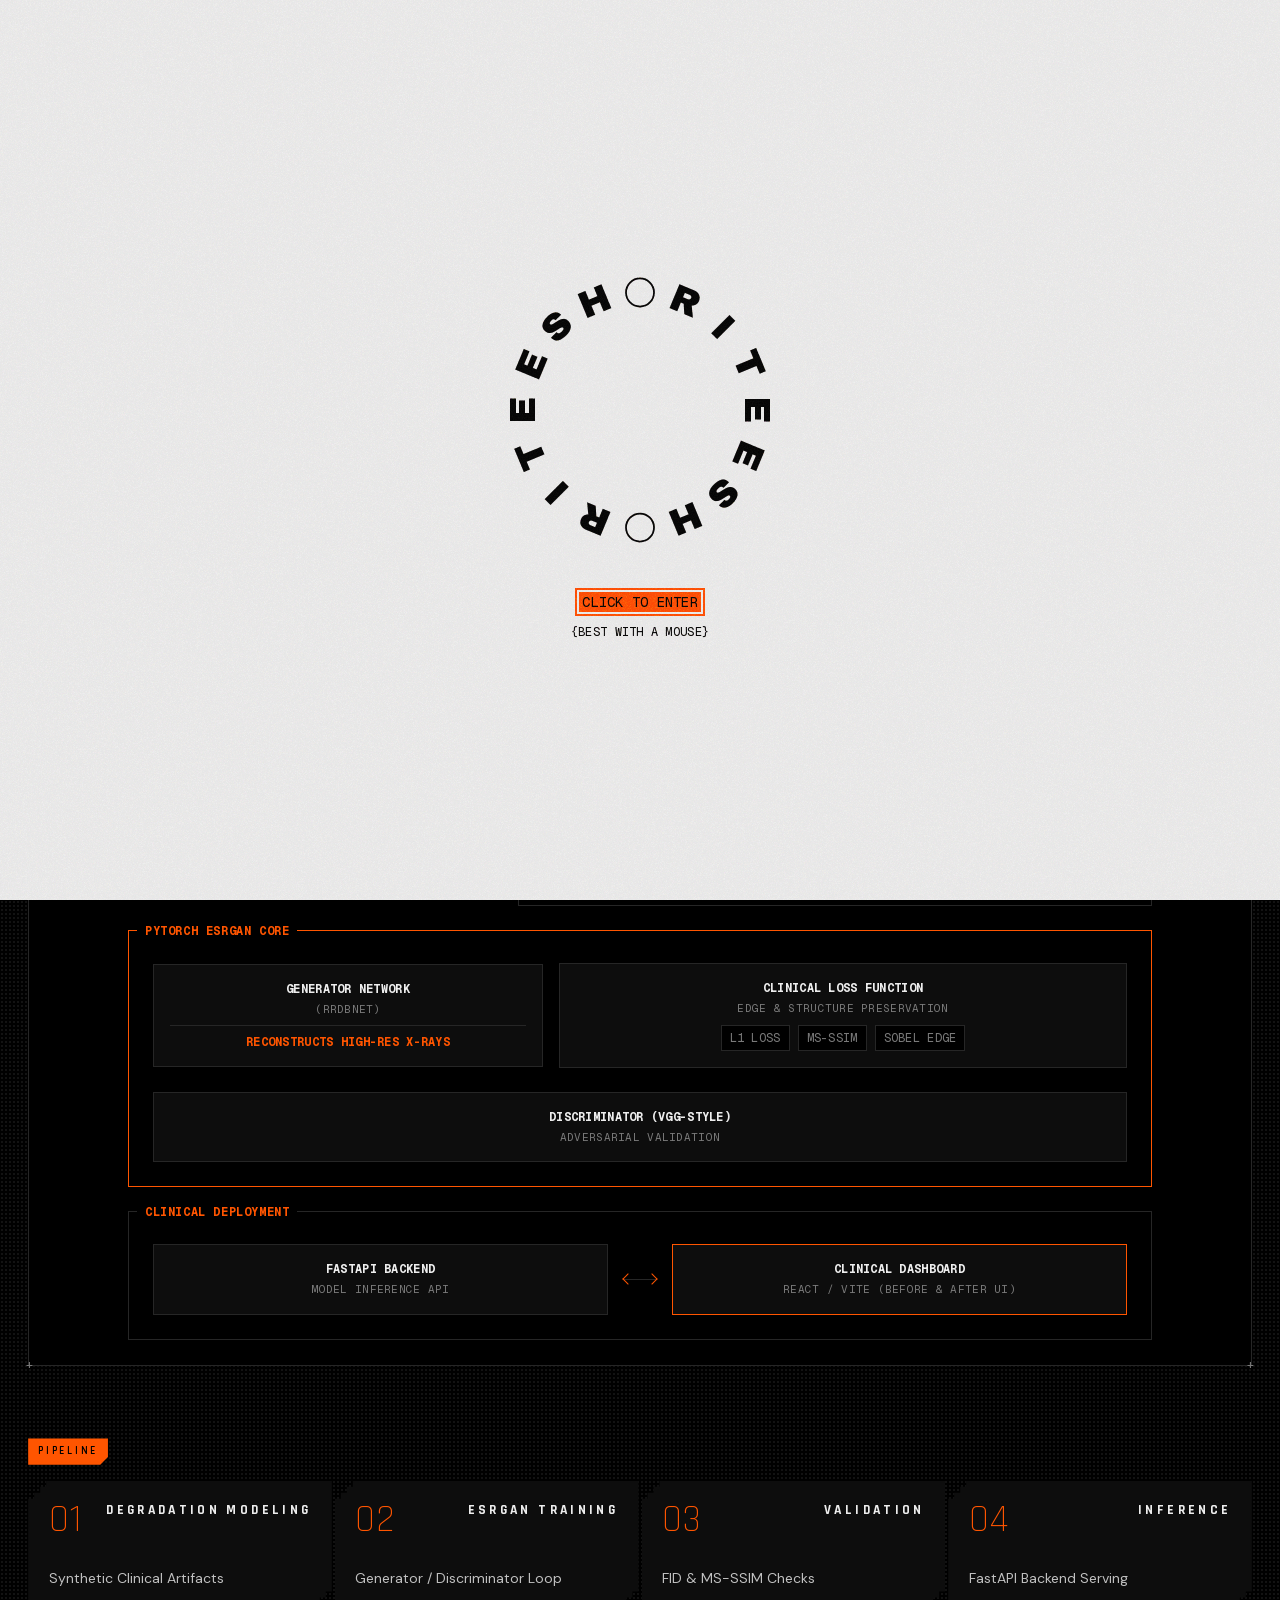
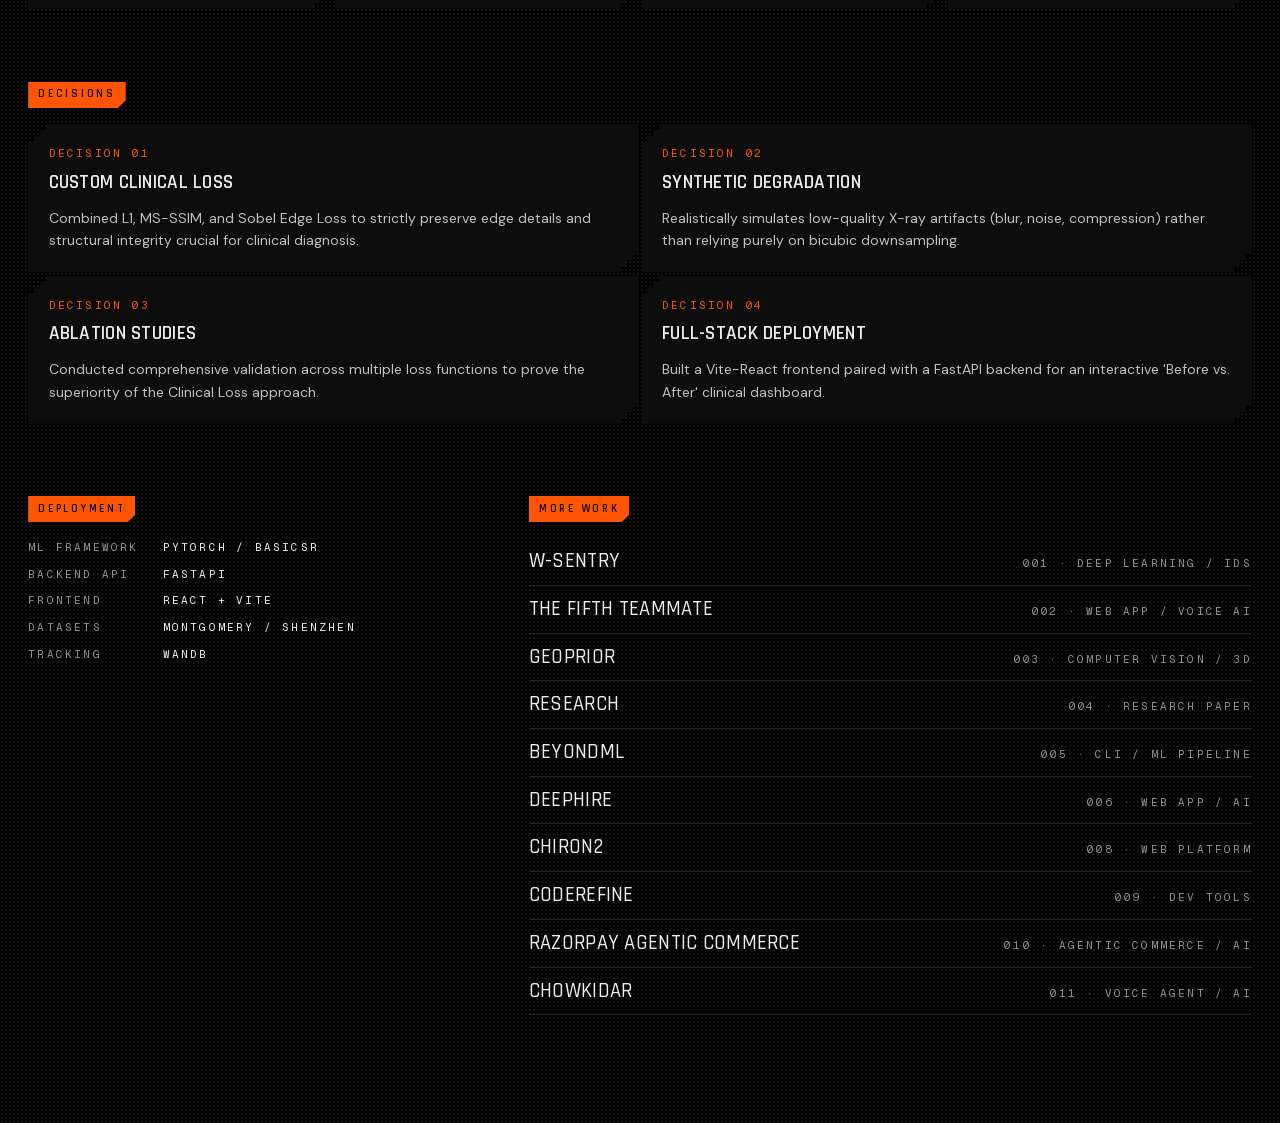
<file: project/iomp-xray/index.html>
<!DOCTYPE html><!--43F5_h7dYCyXOzy7yZbXa--><html lang="en"><head><meta charSet="utf-8"/><meta name="viewport" content="width=device-width, initial-scale=1"/><link rel="preload" href="/_next/static/media/3206eb66b875a5b3-s.p.e2b99870.woff2" as="font" crossorigin="" type="font/woff2"/><link rel="preload" href="/_next/static/media/5c285b27cdda1fe8-s.p.a62025f2.woff2" as="font" crossorigin="" type="font/woff2"/><link rel="preload" href="/_next/static/media/5e4d537aaa9e154b-s.p.01f07175.woff2" as="font" crossorigin="" type="font/woff2"/><link rel="preload" href="/_next/static/media/797e433ab948586e-s.p.29207c2f.woff2" as="font" crossorigin="" type="font/woff2"/><link rel="preload" href="/_next/static/media/9d8c99ccf2e734e7-s.p.b2ed600c.woff2" as="font" crossorigin="" type="font/woff2"/><link rel="preload" href="/_next/static/media/a079e02bba5bf7ab-s.p.7367eab7.woff2" as="font" crossorigin="" type="font/woff2"/><link rel="preload" href="/_next/static/media/a10c617c9026098c-s.p.ca7c307b.woff2" as="font" crossorigin="" type="font/woff2"/><link rel="preload" href="/_next/static/media/d23f31b94ad01e54-s.p.4b0b0c7e.woff2" as="font" crossorigin="" type="font/woff2"/><link rel="stylesheet" href="/_next/static/chunks/a9cc06f846c58216.css" data-precedence="next"/><link rel="stylesheet" href="/_next/static/chunks/f80a418465f2792e.css" data-precedence="next"/><link rel="preload" as="script" fetchPriority="low" href="/_next/static/chunks/f402a582c136d78f.js"/><script src="/_next/static/chunks/91adb7bdb9870c6a.js" async=""></script><script src="/_next/static/chunks/b7a3780483aba696.js" async=""></script><script src="/_next/static/chunks/3286a90db5baea98.js" async=""></script><script src="/_next/static/chunks/turbopack-1e8106f5658209a5.js" async=""></script><script src="/_next/static/chunks/7fb8e1210722aa96.js" async=""></script><script src="/_next/static/chunks/9efc8c238b36649e.js" async=""></script><script src="/_next/static/chunks/331bcca48c789d08.js" async=""></script><meta name="next-size-adjust" content=""/><title>IOMP X-RAY — RITEESH THIRUVEEDHULA</title><meta name="description" content="IOMP X-Ray sharpens low-quality chest X-rays with an ESRGAN-based super-resolution model. A custom clinical loss built from L1, MS-SSIM and Sobel edges keeps the fine structure clinicians read, and a FastAPI and React dashboard shows every scan before and after."/><link rel="icon" href="/icon.png?icon.7b75e9c1.png" sizes="256x256" type="image/png"/><script>try{if(sessionStorage.getItem('rt-intro-seen'))document.documentElement.dataset.intro='done'}catch(e){}</script><script src="/_next/static/chunks/a6dad97d9634a72d.js" noModule=""></script></head><body class="geist_mono_8d43a2aa-module__8Li5zG__variable archivo_black_543ab441-module__92e_sG__variable rajdhani_635f1ec8-module__oWRXIG__variable orbitron_cd47e22e-module__xMtCMG__variable dm_sans_851d885b-module__2r4mZq__variable antialiased"><div hidden=""><!--$--><!--/$--></div><div class="intro fixed inset-0" style="z-index:var(--z-intro)"><div class="absolute inset-0 flex flex-col items-center justify-center gap-8 overflow-hidden bg-paper text-ink"><div class="w-[min(40vw,300px)]"><svg viewBox="0 0 1200 1200" role="img" aria-label="Riteesh" class="logo-spin block w-full"><circle cx="600" cy="130" r="56" fill="none" stroke="currentColor" stroke-width="7" transform="rotate(0 600 600)"></circle><text x="600" y="130" text-anchor="middle" dominant-baseline="central" font-family="var(--font-logo), Arial Black, sans-serif" font-size="150" fill="currentColor" transform="rotate(22.5 600 600)">R</text><text x="600" y="130" text-anchor="middle" dominant-baseline="central" font-family="var(--font-logo), Arial Black, sans-serif" font-size="150" fill="currentColor" transform="rotate(45 600 600)">I</text><text x="600" y="130" text-anchor="middle" dominant-baseline="central" font-family="var(--font-logo), Arial Black, sans-serif" font-size="150" fill="currentColor" transform="rotate(67.5 600 600)">T</text><text x="600" y="130" text-anchor="middle" dominant-baseline="central" font-family="var(--font-logo), Arial Black, sans-serif" font-size="150" fill="currentColor" transform="rotate(90 600 600)">E</text><text x="600" y="130" text-anchor="middle" dominant-baseline="central" font-family="var(--font-logo), Arial Black, sans-serif" font-size="150" fill="currentColor" transform="rotate(112.5 600 600)">E</text><text x="600" y="130" text-anchor="middle" dominant-baseline="central" font-family="var(--font-logo), Arial Black, sans-serif" font-size="150" fill="currentColor" transform="rotate(135 600 600)">S</text><text x="600" y="130" text-anchor="middle" dominant-baseline="central" font-family="var(--font-logo), Arial Black, sans-serif" font-size="150" fill="currentColor" transform="rotate(157.5 600 600)">H</text><circle cx="600" cy="130" r="56" fill="none" stroke="currentColor" stroke-width="7" transform="rotate(180 600 600)"></circle><text x="600" y="130" text-anchor="middle" dominant-baseline="central" font-family="var(--font-logo), Arial Black, sans-serif" font-size="150" fill="currentColor" transform="rotate(202.5 600 600)">R</text><text x="600" y="130" text-anchor="middle" dominant-baseline="central" font-family="var(--font-logo), Arial Black, sans-serif" font-size="150" fill="currentColor" transform="rotate(225 600 600)">I</text><text x="600" y="130" text-anchor="middle" dominant-baseline="central" font-family="var(--font-logo), Arial Black, sans-serif" font-size="150" fill="currentColor" transform="rotate(247.5 600 600)">T</text><text x="600" y="130" text-anchor="middle" dominant-baseline="central" font-family="var(--font-logo), Arial Black, sans-serif" font-size="150" fill="currentColor" transform="rotate(270 600 600)">E</text><text x="600" y="130" text-anchor="middle" dominant-baseline="central" font-family="var(--font-logo), Arial Black, sans-serif" font-size="150" fill="currentColor" transform="rotate(292.5 600 600)">E</text><text x="600" y="130" text-anchor="middle" dominant-baseline="central" font-family="var(--font-logo), Arial Black, sans-serif" font-size="150" fill="currentColor" transform="rotate(315 600 600)">S</text><text x="600" y="130" text-anchor="middle" dominant-baseline="central" font-family="var(--font-logo), Arial Black, sans-serif" font-size="150" fill="currentColor" transform="rotate(337.5 600 600)">H</text></svg></div><div class="flex flex-col items-center gap-3"><button type="button" autofocus="" data-scramble="true" class="hl cursor-pointer px-2 py-1 text-sm">CLICK TO ENTER</button><p class="text-xs">{BEST WITH A MOUSE}</p></div></div></div><div aria-hidden="true" class="fixed inset-0 bg-ink/60" style="z-index:var(--z-menu);opacity:0;visibility:hidden"></div><nav id="site-menu" aria-label="Menu" inert="" class="fixed inset-x-0 top-0 flex min-h-[48vh] flex-col justify-end gap-7 bg-ink px-[2.2vw] pb-[2.4vw] pt-32 text-[13px] font-medium leading-[1.45] text-paper" style="z-index:var(--z-menu);visibility:hidden"><div class="flex flex-wrap items-center gap-x-5 gap-y-2"><span class="w-32 md:w-[22vw]">{LINKS}</span><a data-scramble="true" class="px-1 hover:bg-accent hover:text-ink focus-visible:bg-accent focus-visible:text-ink" href="https://www.linkedin.com/in/riteesh2k6" target="_blank" rel="noopener">LKDN</a><a data-scramble="true" class="px-1 hover:bg-accent hover:text-ink focus-visible:bg-accent focus-visible:text-ink" href="https://github.com/Riteesh-2k6" target="_blank" rel="noopener">GH</a><a data-scramble="true" class="px-1 hover:bg-accent hover:text-ink focus-visible:bg-accent focus-visible:text-ink" href="mailto:riteesh.vnsp@gmail.com">MAIL</a></div><div class="flex flex-wrap items-end justify-between gap-4"><div class="flex items-center gap-x-5"><span class="w-32 md:w-[22vw]">{RESUME}</span><a data-scramble="true" class="px-1 hover:bg-accent hover:text-ink focus-visible:bg-accent focus-visible:text-ink" href="/resume.pdf" target="_blank" rel="noopener">VIEW PDF</a></div><button type="button" data-scramble="true" class="px-1 hover:bg-accent hover:text-ink focus-visible:bg-accent focus-visible:text-ink cursor-pointer">CONTACT</button></div></nav><header class="fixed inset-x-0 top-0 grid grid-cols-[1fr_auto] items-start px-[2.2vw] pt-[max(16px,1.6vw)] text-[11px] leading-[1.7] tracking-[0.2em] text-paper md:grid-cols-5" style="z-index:var(--z-header)"><a href="/" aria-label="Home" data-cursor-label="HOME" class="flex items-center gap-3 self-center"><svg viewBox="0 0 1200 1200" role="img" aria-label="Riteesh" aria-hidden="true" class="logo-spin block w-[max(44px,3.4vw)]"><circle cx="600" cy="130" r="56" fill="none" stroke="currentColor" stroke-width="7" transform="rotate(0 600 600)"></circle><text x="600" y="130" text-anchor="middle" dominant-baseline="central" font-family="var(--font-logo), Arial Black, sans-serif" font-size="150" fill="currentColor" transform="rotate(22.5 600 600)">R</text><text x="600" y="130" text-anchor="middle" dominant-baseline="central" font-family="var(--font-logo), Arial Black, sans-serif" font-size="150" fill="currentColor" transform="rotate(45 600 600)">I</text><text x="600" y="130" text-anchor="middle" dominant-baseline="central" font-family="var(--font-logo), Arial Black, sans-serif" font-size="150" fill="currentColor" transform="rotate(67.5 600 600)">T</text><text x="600" y="130" text-anchor="middle" dominant-baseline="central" font-family="var(--font-logo), Arial Black, sans-serif" font-size="150" fill="currentColor" transform="rotate(90 600 600)">E</text><text x="600" y="130" text-anchor="middle" dominant-baseline="central" font-family="var(--font-logo), Arial Black, sans-serif" font-size="150" fill="currentColor" transform="rotate(112.5 600 600)">E</text><text x="600" y="130" text-anchor="middle" dominant-baseline="central" font-family="var(--font-logo), Arial Black, sans-serif" font-size="150" fill="currentColor" transform="rotate(135 600 600)">S</text><text x="600" y="130" text-anchor="middle" dominant-baseline="central" font-family="var(--font-logo), Arial Black, sans-serif" font-size="150" fill="currentColor" transform="rotate(157.5 600 600)">H</text><circle cx="600" cy="130" r="56" fill="none" stroke="currentColor" stroke-width="7" transform="rotate(180 600 600)"></circle><text x="600" y="130" text-anchor="middle" dominant-baseline="central" font-family="var(--font-logo), Arial Black, sans-serif" font-size="150" fill="currentColor" transform="rotate(202.5 600 600)">R</text><text x="600" y="130" text-anchor="middle" dominant-baseline="central" font-family="var(--font-logo), Arial Black, sans-serif" font-size="150" fill="currentColor" transform="rotate(225 600 600)">I</text><text x="600" y="130" text-anchor="middle" dominant-baseline="central" font-family="var(--font-logo), Arial Black, sans-serif" font-size="150" fill="currentColor" transform="rotate(247.5 600 600)">T</text><text x="600" y="130" text-anchor="middle" dominant-baseline="central" font-family="var(--font-logo), Arial Black, sans-serif" font-size="150" fill="currentColor" transform="rotate(270 600 600)">E</text><text x="600" y="130" text-anchor="middle" dominant-baseline="central" font-family="var(--font-logo), Arial Black, sans-serif" font-size="150" fill="currentColor" transform="rotate(292.5 600 600)">E</text><text x="600" y="130" text-anchor="middle" dominant-baseline="central" font-family="var(--font-logo), Arial Black, sans-serif" font-size="150" fill="currentColor" transform="rotate(315 600 600)">S</text><text x="600" y="130" text-anchor="middle" dominant-baseline="central" font-family="var(--font-logo), Arial Black, sans-serif" font-size="150" fill="currentColor" transform="rotate(337.5 600 600)">H</text></svg><span class="[text-shadow:0_0_6px_#000,0_0_2px_#000] font-tech text-[15px] font-bold tracking-normal">RITEESH VNSP</span></a><p class="hidden self-center md:block"><span class="[text-shadow:0_0_6px_#000,0_0_2px_#000] text-paper/70">PORTFOLIO - <span class="text-paper">V2</span></span></p><div class="hidden gap-5 self-center md:flex"><a href="/project/deephire/" data-scramble="true" data-cursor-label="PREV" class="[text-shadow:0_0_6px_#000,0_0_2px_#000]">PREV</a><a href="/project/chiron2/" data-scramble="true" data-cursor-label="NEXT" class="[text-shadow:0_0_6px_#000,0_0_2px_#000]">NEXT</a></div><p class="hidden text-paper/70 md:block"><span class="[text-shadow:0_0_6px_#000,0_0_2px_#000]">HYDERABAD, IN</span><br/><span class="[text-shadow:0_0_6px_#000,0_0_2px_#000]"> </span></p><div class="flex items-start justify-between gap-4"><p class="hidden text-paper/70 md:block"><span class="[text-shadow:0_0_6px_#000,0_0_2px_#000]">17°23&#x27;06.0&quot;N</span><br/><span class="[text-shadow:0_0_6px_#000,0_0_2px_#000]">78°29&#x27;12.0&quot;E</span></p><button type="button" aria-expanded="false" aria-controls="site-menu" class="relative cursor-pointer bg-surface px-[1.4em] py-[0.6em] font-tech text-[15px] font-bold tracking-normal text-paper"><span aria-hidden="true" class="absolute left-0 top-0 h-2 w-2 border-l-2 border-t-2 border-accent"></span><span aria-hidden="true" class="absolute bottom-0 right-0 h-2 w-2 border-b-2 border-r-2 border-accent"></span><span data-scramble="true">MENU</span></button></div></header><main class="dot-grid relative min-h-screen bg-ink px-[2.2vw] pb-[12vh] pt-[max(96px,15vh)] text-paper"><div aria-hidden="true" class="grid-lines pointer-events-none fixed inset-0 [--grid-line:rgb(255_255_255/0.07)]"></div><div aria-hidden="true" class="pointer-events-none fixed inset-x-0 top-0 z-30 h-[12vh] bg-gradient-to-b from-ink from-40% to-transparent"></div><div class="relative"><header class="grid items-end gap-x-[2.2vw] gap-y-8 lg:grid-cols-5"><div class="lg:col-span-3"><div class="flex items-center gap-4"><span class="notch inline-block bg-accent px-[0.9em] py-[0.35em] font-tech font-semibold tracking-[0.25em] text-ink text-[11px] leading-[1.7] tracking-[0.2em]">007 / 011</span><span class="flex items-center gap-2 text-paper/70 text-[11px] leading-[1.7] tracking-[0.2em]"><span class="inline-block h-2 w-2 bg-dim"></span>RESEARCH</span></div><h1 class="mt-3 font-tech text-[clamp(48px,7vw,140px)] font-light leading-[0.85]">IOMP X-RAY</h1><p class="mt-3 text-paper/70 text-[11px] leading-[1.7] tracking-[0.2em]">CLINICAL-GRADE SR GAN</p><p class="mt-6 max-w-[62ch] font-body text-[clamp(14px,1.05vw,18px)] font-normal normal-case leading-[1.6] tracking-normal text-paper/80">IOMP X-Ray sharpens low-quality chest X-rays with an ESRGAN-based super-resolution model. A custom clinical loss built from L1, MS-SSIM and Sobel edges keeps the fine structure clinicians read, and a FastAPI and React dashboard shows every scan before and after.</p></div><div class="lg:col-span-2"><dl class="grid grid-cols-[minmax(90px,auto)_1fr] gap-x-6 gap-y-2 text-[11px] leading-[1.7] tracking-[0.2em]"><div class="contents"><dt class="text-paper/60">TYPE</dt><dd>DEEP LEARNING</dd></div><div class="contents"><dt class="text-paper/60">USERS</dt><dd>CLINICIANS</dd></div><div class="contents"><dt class="text-paper/60">STACK</dt><dd>PYTORCH + FASTAPI</dd></div><div class="contents"><dt class="text-paper/60">LAUNCH</dt><dd>2026</dd></div><div class="contents"><dt class="text-paper/60">VERSION</dt><dd>1.0</dd></div></dl></div></header><section class="mt-[6vh] grid grid-cols-3 gap-[3px]"><article class="pixel-corners bg-surface p-[clamp(16px,1.6vw,28px)] flex min-h-[clamp(140px,22vh,240px)] flex-col justify-between"><p class="text-right font-tech text-[clamp(12px,1.05vw,19px)] font-bold tracking-[0.25em] whitespace-pre-line">Custom
Losses</p><p class="font-tech text-[clamp(36px,4.6vw,96px)] font-medium leading-none">3</p></article><article class="pixel-corners bg-surface p-[clamp(16px,1.6vw,28px)] flex min-h-[clamp(140px,22vh,240px)] flex-col justify-between"><p class="text-right font-tech text-[clamp(12px,1.05vw,19px)] font-bold tracking-[0.25em] whitespace-pre-line">Clinical
Datasets</p><p class="font-tech text-[clamp(36px,4.6vw,96px)] font-medium leading-none">2</p></article><article class="pixel-corners bg-surface p-[clamp(16px,1.6vw,28px)] flex min-h-[clamp(140px,22vh,240px)] flex-col justify-between"><p class="text-right font-tech text-[clamp(12px,1.05vw,19px)] font-bold tracking-[0.25em] whitespace-pre-line">Edge
Preservation</p><p class="font-tech text-[clamp(36px,4.6vw,96px)] font-medium leading-none">100%</p></article></section><section class="mt-[8vh]"><span class="notch inline-block bg-accent px-[0.9em] py-[0.35em] font-tech font-semibold tracking-[0.25em] text-ink text-[11px] leading-[1.7] tracking-[0.2em]">SYSTEM ARCHITECTURE</span><div class="relative border border-line mt-4 bg-ink"><span aria-hidden="true" class="absolute left-0 top-0 -translate-x-1/2 -translate-y-1/2 text-[12px] leading-none text-dim">+</span><span aria-hidden="true" class="absolute right-0 top-0 translate-x-1/2 -translate-y-1/2 text-[12px] leading-none text-dim">+</span><span aria-hidden="true" class="absolute bottom-0 left-0 -translate-x-1/2 translate-y-1/2 text-[12px] leading-none text-dim">+</span><span aria-hidden="true" class="absolute bottom-0 right-0 translate-x-1/2 translate-y-1/2 text-[12px] leading-none text-dim">+</span><div class="overflow-x-auto p-[clamp(16px,2vw,32px)]"><div class="min-w-[700px] text-[11px]"><div class="flex flex-col gap-6 w-full max-w-5xl mx-auto font-pixel"><div class="flex flex-col md:flex-row gap-4 items-stretch md:items-center"><div style="flex-grow:1;flex-basis:0" class="border border-border p-4 text-center bg-surface break-words"><div class="text-primary text-xs font-bold mb-1">[RAW_DATASETS]</div><div class="text-[11px] text-secondary">Montgomery / Shenzhen</div></div><div class="hidden md:block w-8 h-[1px] bg-border relative shrink-0"><div class="absolute right-0 -top-1 w-2 h-2 border-t border-r border-burnt-amber rotate-45"></div></div><div style="flex-grow:2;flex-basis:0" class="flex flex-col gap-6 border border-border p-6 pt-8 relative bg-background"><div class="absolute -top-2 left-2 px-2 bg-background text-burnt-amber text-xs tracking-wider font-bold">PREPROCESSING</div><div class="border border-border p-4 text-center bg-surface break-words"><div class="text-primary text-xs font-bold mb-1">Synthetic Degradation Model</div><div class="flex flex-wrap gap-2 justify-center mt-2"><span class="border border-border bg-background px-2 py-1 text-xs text-secondary">Gaussian Blur</span><span class="border border-border bg-background px-2 py-1 text-xs text-secondary">Poisson Noise</span><span class="border border-border bg-background px-2 py-1 text-xs text-secondary">JPEG Comp</span></div></div></div></div><div class="flex flex-col gap-6 border border-burnt-amber p-6 pt-8 relative bg-background"><div class="absolute -top-2 left-2 px-2 bg-background text-burnt-amber text-xs tracking-wider font-bold">PYTORCH ESRGAN CORE</div><div class="flex flex-col md:flex-row gap-4 items-stretch md:items-center"><div style="flex-grow:1;flex-basis:0" class="border border-border p-4 text-center bg-surface break-words"><div class="text-primary text-xs font-bold mb-1">Generator Network</div><div class="text-[11px] text-secondary">(RRDBNet)</div><div class="text-xs text-burnt-amber border-t border-border pt-2 mt-2 w-full font-bold">Reconstructs High-Res X-Rays</div></div><div style="flex-grow:1.5;flex-basis:0" class="border border-border p-4 text-center bg-surface break-words"><div class="text-primary text-xs font-bold mb-1">Clinical Loss Function</div><div class="text-[11px] text-secondary">Edge &amp; Structure Preservation</div><div class="flex flex-wrap gap-2 justify-center mt-2"><span class="border border-border bg-background px-2 py-1 text-xs text-secondary">L1 Loss</span><span class="border border-border bg-background px-2 py-1 text-xs text-secondary">MS-SSIM</span><span class="border border-border bg-background px-2 py-1 text-xs text-secondary">Sobel Edge</span></div></div></div><div class="border border-border p-4 text-center bg-surface break-words"><div class="text-primary text-xs font-bold mb-1">Discriminator (VGG-Style)</div><div class="text-[11px] text-secondary">Adversarial Validation</div></div></div><div class="flex flex-col md:flex-row gap-4 items-stretch md:items-center border border-border p-6 pt-8 relative bg-background"><div class="absolute -top-2 left-2 px-2 bg-background text-burnt-amber text-xs tracking-wider font-bold">CLINICAL DEPLOYMENT</div><div style="flex-grow:1;flex-basis:0" class="border border-border p-4 text-center bg-surface break-words"><div class="text-primary text-xs font-bold mb-1">FastAPI Backend</div><div class="text-[11px] text-secondary">Model Inference API</div></div><div class="hidden md:block w-8 h-[1px] bg-border relative shrink-0"><div class="absolute right-0 -top-1 w-2 h-2 border-t border-r border-burnt-amber rotate-45"></div><div class="absolute left-0 -top-1 w-2 h-2 border-b border-l border-burnt-amber rotate-45"></div></div><div style="flex-grow:1;flex-basis:0" class="border border-burnt-amber p-4 text-center bg-surface break-words"><div class="text-primary text-xs font-bold mb-1">Clinical Dashboard</div><div class="text-[11px] text-secondary">React / Vite (Before &amp; After UI)</div></div></div></div></div></div></div></section><section class="mt-[8vh]"><span class="notch inline-block bg-accent px-[0.9em] py-[0.35em] font-tech font-semibold tracking-[0.25em] text-ink text-[11px] leading-[1.7] tracking-[0.2em]">PIPELINE</span><ol class="mt-4 grid gap-[3px] sm:grid-cols-2 lg:grid-cols-4"><li class="pixel-corners bg-surface p-[clamp(16px,1.6vw,28px)]"><div class="flex items-start justify-between"><span class="font-tech text-[clamp(32px,3vw,56px)] font-light leading-none text-accent">01</span><p class="text-right font-tech text-[clamp(12px,1.05vw,19px)] font-bold tracking-[0.25em]">Degradation Modeling</p></div><p class="mt-[clamp(20px,3vh,40px)] font-body text-[clamp(14px,1.05vw,18px)] font-normal normal-case leading-[1.6] tracking-normal text-paper/80">Synthetic Clinical Artifacts</p></li><li class="pixel-corners bg-surface p-[clamp(16px,1.6vw,28px)]"><div class="flex items-start justify-between"><span class="font-tech text-[clamp(32px,3vw,56px)] font-light leading-none text-accent">02</span><p class="text-right font-tech text-[clamp(12px,1.05vw,19px)] font-bold tracking-[0.25em]">ESRGAN Training</p></div><p class="mt-[clamp(20px,3vh,40px)] font-body text-[clamp(14px,1.05vw,18px)] font-normal normal-case leading-[1.6] tracking-normal text-paper/80">Generator / Discriminator Loop</p></li><li class="pixel-corners bg-surface p-[clamp(16px,1.6vw,28px)]"><div class="flex items-start justify-between"><span class="font-tech text-[clamp(32px,3vw,56px)] font-light leading-none text-accent">03</span><p class="text-right font-tech text-[clamp(12px,1.05vw,19px)] font-bold tracking-[0.25em]">Validation</p></div><p class="mt-[clamp(20px,3vh,40px)] font-body text-[clamp(14px,1.05vw,18px)] font-normal normal-case leading-[1.6] tracking-normal text-paper/80">FID &amp; MS-SSIM Checks</p></li><li class="pixel-corners bg-surface p-[clamp(16px,1.6vw,28px)]"><div class="flex items-start justify-between"><span class="font-tech text-[clamp(32px,3vw,56px)] font-light leading-none text-accent">04</span><p class="text-right font-tech text-[clamp(12px,1.05vw,19px)] font-bold tracking-[0.25em]">Inference</p></div><p class="mt-[clamp(20px,3vh,40px)] font-body text-[clamp(14px,1.05vw,18px)] font-normal normal-case leading-[1.6] tracking-normal text-paper/80">FastAPI Backend Serving</p></li></ol></section><section class="mt-[8vh]"><span class="notch inline-block bg-accent px-[0.9em] py-[0.35em] font-tech font-semibold tracking-[0.25em] text-ink text-[11px] leading-[1.7] tracking-[0.2em]">DECISIONS</span><ul class="mt-4 grid gap-[3px] md:grid-cols-2"><li class="pixel-corners bg-surface p-[clamp(16px,1.6vw,28px)]"><p class="text-accent text-[11px] leading-[1.7] tracking-[0.2em]">DECISION 01</p><h3 class="mt-2 font-tech text-[clamp(18px,1.5vw,28px)] font-semibold leading-tight">Custom Clinical Loss</h3><p class="mt-3 font-body text-[clamp(14px,1.05vw,18px)] font-normal normal-case leading-[1.6] tracking-normal text-paper/80">Combined L1, MS-SSIM, and Sobel Edge Loss to strictly preserve edge details and structural integrity crucial for clinical diagnosis.</p></li><li class="pixel-corners bg-surface p-[clamp(16px,1.6vw,28px)]"><p class="text-accent text-[11px] leading-[1.7] tracking-[0.2em]">DECISION 02</p><h3 class="mt-2 font-tech text-[clamp(18px,1.5vw,28px)] font-semibold leading-tight">Synthetic Degradation</h3><p class="mt-3 font-body text-[clamp(14px,1.05vw,18px)] font-normal normal-case leading-[1.6] tracking-normal text-paper/80">Realistically simulates low-quality X-ray artifacts (blur, noise, compression) rather than relying purely on bicubic downsampling.</p></li><li class="pixel-corners bg-surface p-[clamp(16px,1.6vw,28px)]"><p class="text-accent text-[11px] leading-[1.7] tracking-[0.2em]">DECISION 03</p><h3 class="mt-2 font-tech text-[clamp(18px,1.5vw,28px)] font-semibold leading-tight">Ablation Studies</h3><p class="mt-3 font-body text-[clamp(14px,1.05vw,18px)] font-normal normal-case leading-[1.6] tracking-normal text-paper/80">Conducted comprehensive validation across multiple loss functions to prove the superiority of the Clinical Loss approach.</p></li><li class="pixel-corners bg-surface p-[clamp(16px,1.6vw,28px)]"><p class="text-accent text-[11px] leading-[1.7] tracking-[0.2em]">DECISION 04</p><h3 class="mt-2 font-tech text-[clamp(18px,1.5vw,28px)] font-semibold leading-tight">Full-Stack Deployment</h3><p class="mt-3 font-body text-[clamp(14px,1.05vw,18px)] font-normal normal-case leading-[1.6] tracking-normal text-paper/80">Built a Vite-React frontend paired with a FastAPI backend for an interactive &#x27;Before vs. After&#x27; clinical dashboard.</p></li></ul></section><section class="mt-[8vh] grid gap-[6vh] lg:grid-cols-5 lg:gap-[2.2vw]"><div class="lg:col-span-2"><span class="notch inline-block bg-accent px-[0.9em] py-[0.35em] font-tech font-semibold tracking-[0.25em] text-ink text-[11px] leading-[1.7] tracking-[0.2em]">DEPLOYMENT</span><div class="mt-4"><dl class="grid grid-cols-[minmax(90px,auto)_1fr] gap-x-6 gap-y-2 text-[11px] leading-[1.7] tracking-[0.2em]"><div class="contents"><dt class="text-paper/60">ML FRAMEWORK</dt><dd>PyTorch / BasicSR</dd></div><div class="contents"><dt class="text-paper/60">BACKEND API</dt><dd>FastAPI</dd></div><div class="contents"><dt class="text-paper/60">FRONTEND</dt><dd>React + Vite</dd></div><div class="contents"><dt class="text-paper/60">DATASETS</dt><dd>Montgomery / Shenzhen</dd></div><div class="contents"><dt class="text-paper/60">TRACKING</dt><dd>WandB</dd></div></dl></div></div><div class="lg:col-span-3"><span class="notch inline-block bg-accent px-[0.9em] py-[0.35em] font-tech font-semibold tracking-[0.25em] text-ink text-[11px] leading-[1.7] tracking-[0.2em]">MORE WORK</span><ul class="mt-4"><li class="flex items-baseline justify-between gap-4 border-b border-line py-2"><a href="/project/w-sentry/" data-scramble="true" data-cursor-label="OPEN" class="font-tech text-[clamp(18px,1.6vw,30px)] font-medium transition-colors hover:text-accent">W-SENTRY</a><span class="text-paper/60 text-[11px] leading-[1.7] tracking-[0.2em]">001 · DEEP LEARNING / IDS</span></li><li class="flex items-baseline justify-between gap-4 border-b border-line py-2"><a href="/project/the-fifth-teammate/" data-scramble="true" data-cursor-label="OPEN" class="font-tech text-[clamp(18px,1.6vw,30px)] font-medium transition-colors hover:text-accent">THE FIFTH TEAMMATE</a><span class="text-paper/60 text-[11px] leading-[1.7] tracking-[0.2em]">002 · WEB APP / VOICE AI</span></li><li class="flex items-baseline justify-between gap-4 border-b border-line py-2"><a href="/project/geoprior/" data-scramble="true" data-cursor-label="OPEN" class="font-tech text-[clamp(18px,1.6vw,30px)] font-medium transition-colors hover:text-accent">GEOPRIOR</a><span class="text-paper/60 text-[11px] leading-[1.7] tracking-[0.2em]">003 · COMPUTER VISION / 3D</span></li><li class="flex items-baseline justify-between gap-4 border-b border-line py-2"><a href="/project/research-paper/" data-scramble="true" data-cursor-label="OPEN" class="font-tech text-[clamp(18px,1.6vw,30px)] font-medium transition-colors hover:text-accent">RESEARCH</a><span class="text-paper/60 text-[11px] leading-[1.7] tracking-[0.2em]">004 · RESEARCH PAPER</span></li><li class="flex items-baseline justify-between gap-4 border-b border-line py-2"><a href="/project/beyondml/" data-scramble="true" data-cursor-label="OPEN" class="font-tech text-[clamp(18px,1.6vw,30px)] font-medium transition-colors hover:text-accent">BEYONDML</a><span class="text-paper/60 text-[11px] leading-[1.7] tracking-[0.2em]">005 · CLI / ML PIPELINE</span></li><li class="flex items-baseline justify-between gap-4 border-b border-line py-2"><a href="/project/deephire/" data-scramble="true" data-cursor-label="OPEN" class="font-tech text-[clamp(18px,1.6vw,30px)] font-medium transition-colors hover:text-accent">DEEPHIRE</a><span class="text-paper/60 text-[11px] leading-[1.7] tracking-[0.2em]">006 · WEB APP / AI</span></li><li class="flex items-baseline justify-between gap-4 border-b border-line py-2"><a href="/project/chiron2/" data-scramble="true" data-cursor-label="OPEN" class="font-tech text-[clamp(18px,1.6vw,30px)] font-medium transition-colors hover:text-accent">CHIRON2</a><span class="text-paper/60 text-[11px] leading-[1.7] tracking-[0.2em]">008 · WEB PLATFORM</span></li><li class="flex items-baseline justify-between gap-4 border-b border-line py-2"><a href="/project/coderefine/" data-scramble="true" data-cursor-label="OPEN" class="font-tech text-[clamp(18px,1.6vw,30px)] font-medium transition-colors hover:text-accent">CODEREFINE</a><span class="text-paper/60 text-[11px] leading-[1.7] tracking-[0.2em]">009 · DEV TOOLS</span></li><li class="flex items-baseline justify-between gap-4 border-b border-line py-2"><a href="/project/razorpay-agentic-commerce/" data-scramble="true" data-cursor-label="OPEN" class="font-tech text-[clamp(18px,1.6vw,30px)] font-medium transition-colors hover:text-accent">RAZORPAY AGENTIC COMMERCE</a><span class="text-paper/60 text-[11px] leading-[1.7] tracking-[0.2em]">010 · AGENTIC COMMERCE / AI</span></li><li class="flex items-baseline justify-between gap-4 border-b border-line py-2"><a href="/project/chowkidar/" data-scramble="true" data-cursor-label="OPEN" class="font-tech text-[clamp(18px,1.6vw,30px)] font-medium transition-colors hover:text-accent">CHOWKIDAR</a><span class="text-paper/60 text-[11px] leading-[1.7] tracking-[0.2em]">011 · VOICE AGENT / AI</span></li></ul></div></section></div></main><!--$--><!--/$--><canvas aria-hidden="true" class="pointer-events-none fixed inset-0 h-screen w-screen" style="z-index:var(--z-transition)"></canvas><script src="/_next/static/chunks/f402a582c136d78f.js" id="_R_" async=""></script><script>(self.__next_f=self.__next_f||[]).push([0])</script><script>self.__next_f.push([1,"1:\"$Sreact.fragment\"\n2:I[65971,[\"/_next/static/chunks/7fb8e1210722aa96.js\",\"/_next/static/chunks/9efc8c238b36649e.js\"],\"default\"]\n3:I[34380,[\"/_next/static/chunks/7fb8e1210722aa96.js\",\"/_next/static/chunks/9efc8c238b36649e.js\"],\"default\"]\n4:I[57097,[\"/_next/static/chunks/7fb8e1210722aa96.js\",\"/_next/static/chunks/9efc8c238b36649e.js\"],\"default\"]\n5:I[84934,[\"/_next/static/chunks/7fb8e1210722aa96.js\",\"/_next/static/chunks/9efc8c238b36649e.js\"],\"TransitionProvider\"]\n6:I[40120,[\"/_next/static/chunks/7fb8e1210722aa96.js\",\"/_next/static/chunks/9efc8c238b36649e.js\"],\"default\"]\n7:I[47048,[\"/_next/static/chunks/7fb8e1210722aa96.js\",\"/_next/static/chunks/9efc8c238b36649e.js\"],\"default\"]\n8:I[39756,[\"/_next/static/chunks/331bcca48c789d08.js\"],\"default\"]\n9:I[37457,[\"/_next/static/chunks/331bcca48c789d08.js\"],\"default\"]\nb:I[97367,[\"/_next/static/chunks/331bcca48c789d08.js\"],\"OutletBoundary\"]\nd:I[11533,[\"/_next/static/chunks/331bcca48c789d08.js\"],\"AsyncMetadataOutlet\"]\nf:I[97367,[\"/_next/static/chunks/331bcca48c789d08.js\"],\"ViewportBoundary\"]\n11:I[97367,[\"/_next/static/chunks/331bcca48c789d08.js\"],\"MetadataBoundary\"]\n12:\"$Sreact.suspense\"\n14:I[68027,[\"/_next/static/chunks/7fb8e1210722aa96.js\",\"/_next/static/chunks/9efc8c238b36649e.js\"],\"default\"]\n:HL[\"/_next/static/chunks/a9cc06f846c58216.css\",\"style\"]\n:HL[\"/_next/static/chunks/f80a418465f2792e.css\",\"style\"]\n:HL[\"/_next/static/media/3206eb66b875a5b3-s.p.e2b99870.woff2\",\"font\",{\"crossOrigin\":\"\",\"type\":\"font/woff2\"}]\n:HL[\"/_next/static/media/5c285b27cdda1fe8-s.p.a62025f2.woff2\",\"font\",{\"crossOrigin\":\"\",\"type\":\"font/woff2\"}]\n:HL[\"/_next/static/media/5e4d537aaa9e154b-s.p.01f07175.woff2\",\"font\",{\"crossOrigin\":\"\",\"type\":\"font/woff2\"}]\n:HL[\"/_next/static/media/797e433ab948586e-s.p.29207c2f.woff2\",\"font\",{\"crossOrigin\":\"\",\"type\":\"font/woff2\"}]\n:HL[\"/_next/static/media/9d8c99ccf2e734e7-s.p.b2ed600c.woff2\",\"font\",{\"crossOrigin\":\"\",\"type\":\"font/woff2\"}]\n:HL[\"/_next/static/media/a079e02bba5bf7ab-s.p.7367eab7.woff2\",\"font\",{\"crossOrigin\":\"\",\"type\":\"font/woff2\"}]\n:HL[\"/_next/static/media/a10"])</script><script>self.__next_f.push([1,"c617c9026098c-s.p.ca7c307b.woff2\",\"font\",{\"crossOrigin\":\"\",\"type\":\"font/woff2\"}]\n:HL[\"/_next/static/media/d23f31b94ad01e54-s.p.4b0b0c7e.woff2\",\"font\",{\"crossOrigin\":\"\",\"type\":\"font/woff2\"}]\n"])</script><script>self.__next_f.push([1,"0:{\"P\":null,\"b\":\"43F5_h7dYCyXOzy7yZbXa\",\"p\":\"\",\"c\":[\"\",\"project\",\"iomp-xray\",\"\"],\"i\":false,\"f\":[[[\"\",{\"children\":[\"project\",{\"children\":[[\"slug\",\"iomp-xray\",\"d\"],{\"children\":[\"__PAGE__\",{}]}]}]},\"$undefined\",\"$undefined\",true],[\"\",[\"$\",\"$1\",\"c\",{\"children\":[[[\"$\",\"link\",\"0\",{\"rel\":\"stylesheet\",\"href\":\"/_next/static/chunks/a9cc06f846c58216.css\",\"precedence\":\"next\",\"crossOrigin\":\"$undefined\",\"nonce\":\"$undefined\"}],[\"$\",\"link\",\"1\",{\"rel\":\"stylesheet\",\"href\":\"/_next/static/chunks/f80a418465f2792e.css\",\"precedence\":\"next\",\"crossOrigin\":\"$undefined\",\"nonce\":\"$undefined\"}],[\"$\",\"script\",\"script-0\",{\"src\":\"/_next/static/chunks/7fb8e1210722aa96.js\",\"async\":true,\"nonce\":\"$undefined\"}],[\"$\",\"script\",\"script-1\",{\"src\":\"/_next/static/chunks/9efc8c238b36649e.js\",\"async\":true,\"nonce\":\"$undefined\"}]],[\"$\",\"html\",null,{\"lang\":\"en\",\"suppressHydrationWarning\":true,\"children\":[[\"$\",\"head\",null,{\"children\":[\"$\",\"script\",null,{\"dangerouslySetInnerHTML\":{\"__html\":\"try{if(sessionStorage.getItem('rt-intro-seen'))document.documentElement.dataset.intro='done'}catch(e){}\"}}]}],[\"$\",\"body\",null,{\"className\":\"geist_mono_8d43a2aa-module__8Li5zG__variable archivo_black_543ab441-module__92e_sG__variable rajdhani_635f1ec8-module__oWRXIG__variable orbitron_cd47e22e-module__xMtCMG__variable dm_sans_851d885b-module__2r4mZq__variable antialiased\",\"children\":[[\"$\",\"$L2\",null,{}],[\"$\",\"$L3\",null,{}],[\"$\",\"$L4\",null,{\"targetSelector\":\"a, button, [role='button'], [data-cursor-label]\",\"matchRadius\":false}],[\"$\",\"$L5\",null,{\"children\":[[\"$\",\"$L6\",null,{}],[\"$\",\"$L7\",null,{}],[\"$\",\"$L8\",null,{\"parallelRouterKey\":\"children\",\"error\":\"$undefined\",\"errorStyles\":\"$undefined\",\"errorScripts\":\"$undefined\",\"template\":[\"$\",\"$L9\",null,{}],\"templateStyles\":\"$undefined\",\"templateScripts\":\"$undefined\",\"notFound\":[[[\"$\",\"title\",null,{\"children\":\"404: This page could not be found.\"}],[\"$\",\"div\",null,{\"style\":{\"fontFamily\":\"system-ui,\\\"Segoe UI\\\",Roboto,Helvetica,Arial,sans-serif,\\\"Apple Color Emoji\\\",\\\"Segoe UI Emoji\\\"\",\"height\":\"100vh\",\"textAlign\":\"center\",\"display\":\"flex\",\"flexDirection\":\"column\",\"alignItems\":\"center\",\"justifyContent\":\"center\"},\"children\":[\"$\",\"div\",null,{\"children\":[[\"$\",\"style\",null,{\"dangerouslySetInnerHTML\":{\"__html\":\"body{color:#000;background:#fff;margin:0}.next-error-h1{border-right:1px solid rgba(0,0,0,.3)}@media (prefers-color-scheme:dark){body{color:#fff;background:#000}.next-error-h1{border-right:1px solid rgba(255,255,255,.3)}}\"}}],[\"$\",\"h1\",null,{\"className\":\"next-error-h1\",\"style\":{\"display\":\"inline-block\",\"margin\":\"0 20px 0 0\",\"padding\":\"0 23px 0 0\",\"fontSize\":24,\"fontWeight\":500,\"verticalAlign\":\"top\",\"lineHeight\":\"49px\"},\"children\":404}],[\"$\",\"div\",null,{\"style\":{\"display\":\"inline-block\"},\"children\":[\"$\",\"h2\",null,{\"style\":{\"fontSize\":14,\"fontWeight\":400,\"lineHeight\":\"49px\",\"margin\":0},\"children\":\"This page could not be found.\"}]}]]}]}]],[]],\"forbidden\":\"$undefined\",\"unauthorized\":\"$undefined\"}]]}]]}]]}]]}],{\"children\":[\"project\",[\"$\",\"$1\",\"c\",{\"children\":[null,[\"$\",\"$L8\",null,{\"parallelRouterKey\":\"children\",\"error\":\"$undefined\",\"errorStyles\":\"$undefined\",\"errorScripts\":\"$undefined\",\"template\":[\"$\",\"$L9\",null,{}],\"templateStyles\":\"$undefined\",\"templateScripts\":\"$undefined\",\"notFound\":\"$undefined\",\"forbidden\":\"$undefined\",\"unauthorized\":\"$undefined\"}]]}],{\"children\":[[\"slug\",\"iomp-xray\",\"d\"],[\"$\",\"$1\",\"c\",{\"children\":[null,[\"$\",\"$L8\",null,{\"parallelRouterKey\":\"children\",\"error\":\"$undefined\",\"errorStyles\":\"$undefined\",\"errorScripts\":\"$undefined\",\"template\":[\"$\",\"$L9\",null,{}],\"templateStyles\":\"$undefined\",\"templateScripts\":\"$undefined\",\"notFound\":\"$undefined\",\"forbidden\":\"$undefined\",\"unauthorized\":\"$undefined\"}]]}],{\"children\":[\"__PAGE__\",[\"$\",\"$1\",\"c\",{\"children\":[\"$La\",null,[\"$\",\"$Lb\",null,{\"children\":[\"$Lc\",[\"$\",\"$Ld\",null,{\"promise\":\"$@e\"}]]}]]}],{},null,false]},null,false]},null,false]},null,false],[\"$\",\"$1\",\"h\",{\"children\":[null,[[\"$\",\"$Lf\",null,{\"children\":\"$L10\"}],[\"$\",\"meta\",null,{\"name\":\"next-size-adjust\",\"content\":\"\"}]],[\"$\",\"$L11\",null,{\"children\":[\"$\",\"div\",null,{\"hidden\":true,\"children\":[\"$\",\"$12\",null,{\"fallback\":null,\"children\":\"$L13\"}]}]}]]}],false]],\"m\":\"$undefined\",\"G\":[\"$14\",[[\"$\",\"link\",\"0\",{\"rel\":\"stylesheet\",\"href\":\"/_next/static/chunks/a9cc06f846c58216.css\",\"precedence\":\"next\",\"crossOrigin\":\"$undefined\",\"nonce\":\"$undefined\"}],[\"$\",\"link\",\"1\",{\"rel\":\"stylesheet\",\"href\":\"/_next/static/chunks/f80a418465f2792e.css\",\"precedence\":\"next\",\"crossOrigin\":\"$undefined\",\"nonce\":\"$undefined\"}]]],\"s\":false,\"S\":true}\n"])</script><script>self.__next_f.push([1,"a:[\"$\",\"main\",null,{\"className\":\"dot-grid relative min-h-screen bg-ink px-[2.2vw] pb-[12vh] pt-[max(96px,15vh)] text-paper\",\"children\":[[\"$\",\"div\",null,{\"aria-hidden\":true,\"className\":\"grid-lines pointer-events-none fixed inset-0 [--grid-line:rgb(255_255_255/0.07)]\"}],[\"$\",\"div\",null,{\"aria-hidden\":true,\"className\":\"pointer-events-none fixed inset-x-0 top-0 z-30 h-[12vh] bg-gradient-to-b from-ink from-40% to-transparent\"}],[\"$\",\"div\",null,{\"className\":\"relative\",\"children\":[[\"$\",\"header\",null,{\"className\":\"grid items-end gap-x-[2.2vw] gap-y-8 lg:grid-cols-5\",\"children\":[[\"$\",\"div\",null,{\"className\":\"lg:col-span-3\",\"children\":[[\"$\",\"div\",null,{\"className\":\"flex items-center gap-4\",\"children\":[[\"$\",\"span\",null,{\"className\":\"notch inline-block bg-accent px-[0.9em] py-[0.35em] font-tech font-semibold tracking-[0.25em] text-ink text-[11px] leading-[1.7] tracking-[0.2em]\",\"children\":\"007 / 011\"}],[\"$\",\"span\",null,{\"className\":\"flex items-center gap-2 text-paper/70 text-[11px] leading-[1.7] tracking-[0.2em]\",\"children\":[[\"$\",\"span\",null,{\"className\":\"inline-block h-2 w-2 bg-dim\"}],\"RESEARCH\"]}]]}],[\"$\",\"h1\",null,{\"className\":\"mt-3 font-tech text-[clamp(48px,7vw,140px)] font-light leading-[0.85]\",\"children\":\"IOMP X-RAY\"}],[\"$\",\"p\",null,{\"className\":\"mt-3 text-paper/70 text-[11px] leading-[1.7] tracking-[0.2em]\",\"children\":\"CLINICAL-GRADE SR GAN\"}],[\"$\",\"p\",null,{\"className\":\"mt-6 max-w-[62ch] font-body text-[clamp(14px,1.05vw,18px)] font-normal normal-case leading-[1.6] tracking-normal text-paper/80\",\"children\":\"IOMP X-Ray sharpens low-quality chest X-rays with an ESRGAN-based super-resolution model. A custom clinical loss built from L1, MS-SSIM and Sobel edges keeps the fine structure clinicians read, and a FastAPI and React dashboard shows every scan before and after.\"}]]}],[\"$\",\"div\",null,{\"className\":\"lg:col-span-2\",\"children\":[\"$\",\"dl\",null,{\"className\":\"grid grid-cols-[minmax(90px,auto)_1fr] gap-x-6 gap-y-2 text-[11px] leading-[1.7] tracking-[0.2em]\",\"children\":[[\"$\",\"div\",\"TYPE\",{\"className\":\"contents\",\"children\":[[\"$\",\"dt\",null,{\"className\":\"text-paper/60\",\"children\":\"TYPE\"}],[\"$\",\"dd\",null,{\"children\":\"DEEP LEARNING\"}]]}],[\"$\",\"div\",\"USERS\",{\"className\":\"contents\",\"children\":[[\"$\",\"dt\",null,{\"className\":\"text-paper/60\",\"children\":\"USERS\"}],[\"$\",\"dd\",null,{\"children\":\"CLINICIANS\"}]]}],[\"$\",\"div\",\"STACK\",{\"className\":\"contents\",\"children\":[[\"$\",\"dt\",null,{\"className\":\"text-paper/60\",\"children\":\"STACK\"}],[\"$\",\"dd\",null,{\"children\":\"PYTORCH + FASTAPI\"}]]}],[\"$\",\"div\",\"LAUNCH\",{\"className\":\"contents\",\"children\":[[\"$\",\"dt\",null,{\"className\":\"text-paper/60\",\"children\":\"LAUNCH\"}],[\"$\",\"dd\",null,{\"children\":\"2026\"}]]}],[\"$\",\"div\",\"VERSION\",{\"className\":\"contents\",\"children\":[[\"$\",\"dt\",null,{\"className\":\"text-paper/60\",\"children\":\"VERSION\"}],[\"$\",\"dd\",null,{\"children\":\"1.0\"}]]}]]}]}]]}],[\"$\",\"section\",null,{\"className\":\"mt-[6vh] grid grid-cols-3 gap-[3px]\",\"children\":[[\"$\",\"article\",\"0\",{\"className\":\"pixel-corners bg-surface p-[clamp(16px,1.6vw,28px)] flex min-h-[clamp(140px,22vh,240px)] flex-col justify-between\",\"children\":[[\"$\",\"p\",null,{\"className\":\"text-right font-tech text-[clamp(12px,1.05vw,19px)] font-bold tracking-[0.25em] whitespace-pre-line\",\"children\":\"Custom\\nLosses\"}],[\"$\",\"p\",null,{\"className\":\"font-tech text-[clamp(36px,4.6vw,96px)] font-medium leading-none\",\"children\":\"3\"}]]}],[\"$\",\"article\",\"1\",{\"className\":\"pixel-corners bg-surface p-[clamp(16px,1.6vw,28px)] flex min-h-[clamp(140px,22vh,240px)] flex-col justify-between\",\"children\":[[\"$\",\"p\",null,{\"className\":\"text-right font-tech text-[clamp(12px,1.05vw,19px)] font-bold tracking-[0.25em] whitespace-pre-line\",\"children\":\"Clinical\\nDatasets\"}],[\"$\",\"p\",null,{\"className\":\"font-tech text-[clamp(36px,4.6vw,96px)] font-medium leading-none\",\"children\":\"2\"}]]}],[\"$\",\"article\",\"2\",{\"className\":\"pixel-corners bg-surface p-[clamp(16px,1.6vw,28px)] flex min-h-[clamp(140px,22vh,240px)] flex-col justify-between\",\"children\":[[\"$\",\"p\",null,{\"className\":\"text-right font-tech text-[clamp(12px,1.05vw,19px)] font-bold tracking-[0.25em] whitespace-pre-line\",\"children\":\"Edge\\nPreservation\"}],\"$L15\"]}]]}],\"$L16\",\"$L17\",\"$L18\",\"$L19\"]}]]}]\n"])</script><script>self.__next_f.push([1,"1d:I[84934,[\"/_next/static/chunks/7fb8e1210722aa96.js\",\"/_next/static/chunks/9efc8c238b36649e.js\"],\"TransitionLink\"]\n15:[\"$\",\"p\",null,{\"className\":\"font-tech text-[clamp(36px,4.6vw,96px)] font-medium leading-none\",\"children\":\"100%\"}]\n"])</script><script>self.__next_f.push([1,"16:[\"$\",\"section\",null,{\"className\":\"mt-[8vh]\",\"children\":[[\"$\",\"span\",null,{\"className\":\"notch inline-block bg-accent px-[0.9em] py-[0.35em] font-tech font-semibold tracking-[0.25em] text-ink text-[11px] leading-[1.7] tracking-[0.2em]\",\"children\":\"SYSTEM ARCHITECTURE\"}],[\"$\",\"div\",null,{\"className\":\"relative border border-line mt-4 bg-ink\",\"children\":[[[\"$\",\"span\",\"left-0 top-0 -translate-x-1/2 -translate-y-1/2\",{\"aria-hidden\":true,\"className\":\"absolute left-0 top-0 -translate-x-1/2 -translate-y-1/2 text-[12px] leading-none text-dim\",\"children\":\"+\"}],[\"$\",\"span\",\"right-0 top-0 translate-x-1/2 -translate-y-1/2\",{\"aria-hidden\":true,\"className\":\"absolute right-0 top-0 translate-x-1/2 -translate-y-1/2 text-[12px] leading-none text-dim\",\"children\":\"+\"}],[\"$\",\"span\",\"bottom-0 left-0 -translate-x-1/2 translate-y-1/2\",{\"aria-hidden\":true,\"className\":\"absolute bottom-0 left-0 -translate-x-1/2 translate-y-1/2 text-[12px] leading-none text-dim\",\"children\":\"+\"}],[\"$\",\"span\",\"bottom-0 right-0 translate-x-1/2 translate-y-1/2\",{\"aria-hidden\":true,\"className\":\"absolute bottom-0 right-0 translate-x-1/2 translate-y-1/2 text-[12px] leading-none text-dim\",\"children\":\"+\"}]],[\"$\",\"div\",null,{\"className\":\"overflow-x-auto p-[clamp(16px,2vw,32px)]\",\"children\":[\"$\",\"div\",null,{\"className\":\"min-w-[700px] text-[11px]\",\"children\":[\"$\",\"div\",null,{\"style\":\"$undefined\",\"className\":\"flex flex-col gap-6 w-full max-w-5xl mx-auto font-pixel\",\"children\":[false,[[\"$\",\"div\",\"0\",{\"style\":\"$undefined\",\"className\":\"flex flex-col md:flex-row gap-4 items-stretch md:items-center\",\"children\":[false,[[\"$\",\"div\",\"0\",{\"style\":{\"flexGrow\":1,\"flexBasis\":0},\"className\":\"border border-border p-4 text-center bg-surface break-words\",\"children\":[[\"$\",\"div\",null,{\"className\":\"text-primary text-xs font-bold mb-1\",\"children\":\"[RAW_DATASETS]\"}],[\"$\",\"div\",null,{\"className\":\"text-[11px] text-secondary\",\"children\":\"Montgomery / Shenzhen\"}],\"$undefined\",\"$undefined\"]}],[\"$\",\"div\",\"1\",{\"className\":\"hidden md:block w-8 h-[1px] bg-border relative shrink-0\",\"children\":[[\"$\",\"div\",null,{\"className\":\"absolute right-0 -top-1 w-2 h-2 border-t border-r border-burnt-amber rotate-45\"}],false]}],[\"$\",\"div\",\"2\",{\"style\":{\"flexGrow\":2,\"flexBasis\":0},\"className\":\"flex flex-col gap-6 border border-border p-6 pt-8 relative bg-background\",\"children\":[[\"$\",\"div\",null,{\"className\":\"absolute -top-2 left-2 px-2 bg-background text-burnt-amber text-xs tracking-wider font-bold\",\"children\":\"PREPROCESSING\"}],[[\"$\",\"div\",\"0\",{\"style\":\"$undefined\",\"className\":\"border border-border p-4 text-center bg-surface break-words\",\"children\":[[\"$\",\"div\",null,{\"className\":\"text-primary text-xs font-bold mb-1\",\"children\":\"Synthetic Degradation Model\"}],\"$undefined\",[\"$\",\"div\",null,{\"className\":\"flex flex-wrap gap-2 justify-center mt-2\",\"children\":[[\"$\",\"span\",\"0\",{\"className\":\"border border-border bg-background px-2 py-1 text-xs text-secondary\",\"children\":\"Gaussian Blur\"}],[\"$\",\"span\",\"1\",{\"className\":\"border border-border bg-background px-2 py-1 text-xs text-secondary\",\"children\":\"Poisson Noise\"}],[\"$\",\"span\",\"2\",{\"className\":\"border border-border bg-background px-2 py-1 text-xs text-secondary\",\"children\":\"JPEG Comp\"}]]}],\"$undefined\"]}]]]}]]]}],[\"$\",\"div\",\"1\",{\"style\":\"$undefined\",\"className\":\"flex flex-col gap-6 border border-burnt-amber p-6 pt-8 relative bg-background\",\"children\":[[\"$\",\"div\",null,{\"className\":\"absolute -top-2 left-2 px-2 bg-background text-burnt-amber text-xs tracking-wider font-bold\",\"children\":\"PYTORCH ESRGAN CORE\"}],[[\"$\",\"div\",\"0\",{\"style\":\"$undefined\",\"className\":\"flex flex-col md:flex-row gap-4 items-stretch md:items-center\",\"children\":[false,[[\"$\",\"div\",\"0\",{\"style\":{\"flexGrow\":1,\"flexBasis\":0},\"className\":\"border border-border p-4 text-center bg-surface break-words\",\"children\":[[\"$\",\"div\",null,{\"className\":\"text-primary text-xs font-bold mb-1\",\"children\":\"Generator Network\"}],[\"$\",\"div\",null,{\"className\":\"text-[11px] text-secondary\",\"children\":\"(RRDBNet)\"}],\"$undefined\",[\"$\",\"div\",null,{\"className\":\"text-xs text-burnt-amber border-t border-border pt-2 mt-2 w-full font-bold\",\"children\":\"Reconstructs High-Res X-Rays\"}]]}],\"$L1a\"]]}],\"$L1b\"]]}],\"$L1c\"]]}]}]}]]}]]}]\n"])</script><script>self.__next_f.push([1,"17:[\"$\",\"section\",null,{\"className\":\"mt-[8vh]\",\"children\":[[\"$\",\"span\",null,{\"className\":\"notch inline-block bg-accent px-[0.9em] py-[0.35em] font-tech font-semibold tracking-[0.25em] text-ink text-[11px] leading-[1.7] tracking-[0.2em]\",\"children\":\"PIPELINE\"}],[\"$\",\"ol\",null,{\"className\":\"mt-4 grid gap-[3px] sm:grid-cols-2 lg:grid-cols-4\",\"children\":[[\"$\",\"li\",\"1\",{\"className\":\"pixel-corners bg-surface p-[clamp(16px,1.6vw,28px)]\",\"children\":[[\"$\",\"div\",null,{\"className\":\"flex items-start justify-between\",\"children\":[[\"$\",\"span\",null,{\"className\":\"font-tech text-[clamp(32px,3vw,56px)] font-light leading-none text-accent\",\"children\":\"01\"}],[\"$\",\"p\",null,{\"className\":\"text-right font-tech text-[clamp(12px,1.05vw,19px)] font-bold tracking-[0.25em]\",\"children\":\"Degradation Modeling\"}]]}],[\"$\",\"p\",null,{\"className\":\"mt-[clamp(20px,3vh,40px)] font-body text-[clamp(14px,1.05vw,18px)] font-normal normal-case leading-[1.6] tracking-normal text-paper/80\",\"children\":\"Synthetic Clinical Artifacts\"}]]}],[\"$\",\"li\",\"2\",{\"className\":\"pixel-corners bg-surface p-[clamp(16px,1.6vw,28px)]\",\"children\":[[\"$\",\"div\",null,{\"className\":\"flex items-start justify-between\",\"children\":[[\"$\",\"span\",null,{\"className\":\"font-tech text-[clamp(32px,3vw,56px)] font-light leading-none text-accent\",\"children\":\"02\"}],[\"$\",\"p\",null,{\"className\":\"text-right font-tech text-[clamp(12px,1.05vw,19px)] font-bold tracking-[0.25em]\",\"children\":\"ESRGAN Training\"}]]}],[\"$\",\"p\",null,{\"className\":\"mt-[clamp(20px,3vh,40px)] font-body text-[clamp(14px,1.05vw,18px)] font-normal normal-case leading-[1.6] tracking-normal text-paper/80\",\"children\":\"Generator / Discriminator Loop\"}]]}],[\"$\",\"li\",\"3\",{\"className\":\"pixel-corners bg-surface p-[clamp(16px,1.6vw,28px)]\",\"children\":[[\"$\",\"div\",null,{\"className\":\"flex items-start justify-between\",\"children\":[[\"$\",\"span\",null,{\"className\":\"font-tech text-[clamp(32px,3vw,56px)] font-light leading-none text-accent\",\"children\":\"03\"}],[\"$\",\"p\",null,{\"className\":\"text-right font-tech text-[clamp(12px,1.05vw,19px)] font-bold tracking-[0.25em]\",\"children\":\"Validation\"}]]}],[\"$\",\"p\",null,{\"className\":\"mt-[clamp(20px,3vh,40px)] font-body text-[clamp(14px,1.05vw,18px)] font-normal normal-case leading-[1.6] tracking-normal text-paper/80\",\"children\":\"FID \u0026 MS-SSIM Checks\"}]]}],[\"$\",\"li\",\"4\",{\"className\":\"pixel-corners bg-surface p-[clamp(16px,1.6vw,28px)]\",\"children\":[[\"$\",\"div\",null,{\"className\":\"flex items-start justify-between\",\"children\":[[\"$\",\"span\",null,{\"className\":\"font-tech text-[clamp(32px,3vw,56px)] font-light leading-none text-accent\",\"children\":\"04\"}],[\"$\",\"p\",null,{\"className\":\"text-right font-tech text-[clamp(12px,1.05vw,19px)] font-bold tracking-[0.25em]\",\"children\":\"Inference\"}]]}],[\"$\",\"p\",null,{\"className\":\"mt-[clamp(20px,3vh,40px)] font-body text-[clamp(14px,1.05vw,18px)] font-normal normal-case leading-[1.6] tracking-normal text-paper/80\",\"children\":\"FastAPI Backend Serving\"}]]}]]}]]}]\n"])</script><script>self.__next_f.push([1,"18:[\"$\",\"section\",null,{\"className\":\"mt-[8vh]\",\"children\":[[\"$\",\"span\",null,{\"className\":\"notch inline-block bg-accent px-[0.9em] py-[0.35em] font-tech font-semibold tracking-[0.25em] text-ink text-[11px] leading-[1.7] tracking-[0.2em]\",\"children\":\"DECISIONS\"}],[\"$\",\"ul\",null,{\"className\":\"mt-4 grid gap-[3px] md:grid-cols-2\",\"children\":[[\"$\",\"li\",\"Custom Clinical Loss\",{\"className\":\"pixel-corners bg-surface p-[clamp(16px,1.6vw,28px)]\",\"children\":[[\"$\",\"p\",null,{\"className\":\"text-accent text-[11px] leading-[1.7] tracking-[0.2em]\",\"children\":\"DECISION 01\"}],[\"$\",\"h3\",null,{\"className\":\"mt-2 font-tech text-[clamp(18px,1.5vw,28px)] font-semibold leading-tight\",\"children\":\"Custom Clinical Loss\"}],[\"$\",\"p\",null,{\"className\":\"mt-3 font-body text-[clamp(14px,1.05vw,18px)] font-normal normal-case leading-[1.6] tracking-normal text-paper/80\",\"children\":\"Combined L1, MS-SSIM, and Sobel Edge Loss to strictly preserve edge details and structural integrity crucial for clinical diagnosis.\"}]]}],[\"$\",\"li\",\"Synthetic Degradation\",{\"className\":\"pixel-corners bg-surface p-[clamp(16px,1.6vw,28px)]\",\"children\":[[\"$\",\"p\",null,{\"className\":\"text-accent text-[11px] leading-[1.7] tracking-[0.2em]\",\"children\":\"DECISION 02\"}],[\"$\",\"h3\",null,{\"className\":\"mt-2 font-tech text-[clamp(18px,1.5vw,28px)] font-semibold leading-tight\",\"children\":\"Synthetic Degradation\"}],[\"$\",\"p\",null,{\"className\":\"mt-3 font-body text-[clamp(14px,1.05vw,18px)] font-normal normal-case leading-[1.6] tracking-normal text-paper/80\",\"children\":\"Realistically simulates low-quality X-ray artifacts (blur, noise, compression) rather than relying purely on bicubic downsampling.\"}]]}],[\"$\",\"li\",\"Ablation Studies\",{\"className\":\"pixel-corners bg-surface p-[clamp(16px,1.6vw,28px)]\",\"children\":[[\"$\",\"p\",null,{\"className\":\"text-accent text-[11px] leading-[1.7] tracking-[0.2em]\",\"children\":\"DECISION 03\"}],[\"$\",\"h3\",null,{\"className\":\"mt-2 font-tech text-[clamp(18px,1.5vw,28px)] font-semibold leading-tight\",\"children\":\"Ablation Studies\"}],[\"$\",\"p\",null,{\"className\":\"mt-3 font-body text-[clamp(14px,1.05vw,18px)] font-normal normal-case leading-[1.6] tracking-normal text-paper/80\",\"children\":\"Conducted comprehensive validation across multiple loss functions to prove the superiority of the Clinical Loss approach.\"}]]}],[\"$\",\"li\",\"Full-Stack Deployment\",{\"className\":\"pixel-corners bg-surface p-[clamp(16px,1.6vw,28px)]\",\"children\":[[\"$\",\"p\",null,{\"className\":\"text-accent text-[11px] leading-[1.7] tracking-[0.2em]\",\"children\":\"DECISION 04\"}],[\"$\",\"h3\",null,{\"className\":\"mt-2 font-tech text-[clamp(18px,1.5vw,28px)] font-semibold leading-tight\",\"children\":\"Full-Stack Deployment\"}],[\"$\",\"p\",null,{\"className\":\"mt-3 font-body text-[clamp(14px,1.05vw,18px)] font-normal normal-case leading-[1.6] tracking-normal text-paper/80\",\"children\":\"Built a Vite-React frontend paired with a FastAPI backend for an interactive 'Before vs. After' clinical dashboard.\"}]]}]]}]]}]\n"])</script><script>self.__next_f.push([1,"19:[\"$\",\"section\",null,{\"className\":\"mt-[8vh] grid gap-[6vh] lg:grid-cols-5 lg:gap-[2.2vw]\",\"children\":[[\"$\",\"div\",null,{\"className\":\"lg:col-span-2\",\"children\":[[\"$\",\"span\",null,{\"className\":\"notch inline-block bg-accent px-[0.9em] py-[0.35em] font-tech font-semibold tracking-[0.25em] text-ink text-[11px] leading-[1.7] tracking-[0.2em]\",\"children\":\"DEPLOYMENT\"}],[\"$\",\"div\",null,{\"className\":\"mt-4\",\"children\":[\"$\",\"dl\",null,{\"className\":\"grid grid-cols-[minmax(90px,auto)_1fr] gap-x-6 gap-y-2 text-[11px] leading-[1.7] tracking-[0.2em]\",\"children\":[[\"$\",\"div\",\"ML FRAMEWORK\",{\"className\":\"contents\",\"children\":[[\"$\",\"dt\",null,{\"className\":\"text-paper/60\",\"children\":\"ML FRAMEWORK\"}],[\"$\",\"dd\",null,{\"children\":\"PyTorch / BasicSR\"}]]}],[\"$\",\"div\",\"BACKEND API\",{\"className\":\"contents\",\"children\":[[\"$\",\"dt\",null,{\"className\":\"text-paper/60\",\"children\":\"BACKEND API\"}],[\"$\",\"dd\",null,{\"children\":\"FastAPI\"}]]}],[\"$\",\"div\",\"FRONTEND\",{\"className\":\"contents\",\"children\":[[\"$\",\"dt\",null,{\"className\":\"text-paper/60\",\"children\":\"FRONTEND\"}],[\"$\",\"dd\",null,{\"children\":\"React + Vite\"}]]}],[\"$\",\"div\",\"DATASETS\",{\"className\":\"contents\",\"children\":[[\"$\",\"dt\",null,{\"className\":\"text-paper/60\",\"children\":\"DATASETS\"}],[\"$\",\"dd\",null,{\"children\":\"Montgomery / Shenzhen\"}]]}],[\"$\",\"div\",\"TRACKING\",{\"className\":\"contents\",\"children\":[[\"$\",\"dt\",null,{\"className\":\"text-paper/60\",\"children\":\"TRACKING\"}],[\"$\",\"dd\",null,{\"children\":\"WandB\"}]]}]]}]}]]}],[\"$\",\"div\",null,{\"className\":\"lg:col-span-3\",\"children\":[[\"$\",\"span\",null,{\"className\":\"notch inline-block bg-accent px-[0.9em] py-[0.35em] font-tech font-semibold tracking-[0.25em] text-ink text-[11px] leading-[1.7] tracking-[0.2em]\",\"children\":\"MORE WORK\"}],[\"$\",\"ul\",null,{\"className\":\"mt-4\",\"children\":[[\"$\",\"li\",\"w-sentry\",{\"className\":\"flex items-baseline justify-between gap-4 border-b border-line py-2\",\"children\":[[\"$\",\"$L1d\",null,{\"href\":\"/project/w-sentry/\",\"data-scramble\":true,\"data-cursor-label\":\"OPEN\",\"className\":\"font-tech text-[clamp(18px,1.6vw,30px)] font-medium transition-colors hover:text-accent\",\"children\":\"W-SENTRY\"}],[\"$\",\"span\",null,{\"className\":\"text-paper/60 text-[11px] leading-[1.7] tracking-[0.2em]\",\"children\":\"001 · DEEP LEARNING / IDS\"}]]}],[\"$\",\"li\",\"the-fifth-teammate\",{\"className\":\"flex items-baseline justify-between gap-4 border-b border-line py-2\",\"children\":[[\"$\",\"$L1d\",null,{\"href\":\"/project/the-fifth-teammate/\",\"data-scramble\":true,\"data-cursor-label\":\"OPEN\",\"className\":\"font-tech text-[clamp(18px,1.6vw,30px)] font-medium transition-colors hover:text-accent\",\"children\":\"THE FIFTH TEAMMATE\"}],[\"$\",\"span\",null,{\"className\":\"text-paper/60 text-[11px] leading-[1.7] tracking-[0.2em]\",\"children\":\"002 · WEB APP / VOICE AI\"}]]}],[\"$\",\"li\",\"geoprior\",{\"className\":\"flex items-baseline justify-between gap-4 border-b border-line py-2\",\"children\":[[\"$\",\"$L1d\",null,{\"href\":\"/project/geoprior/\",\"data-scramble\":true,\"data-cursor-label\":\"OPEN\",\"className\":\"font-tech text-[clamp(18px,1.6vw,30px)] font-medium transition-colors hover:text-accent\",\"children\":\"GEOPRIOR\"}],[\"$\",\"span\",null,{\"className\":\"text-paper/60 text-[11px] leading-[1.7] tracking-[0.2em]\",\"children\":\"003 · COMPUTER VISION / 3D\"}]]}],[\"$\",\"li\",\"research-paper\",{\"className\":\"flex items-baseline justify-between gap-4 border-b border-line py-2\",\"children\":[[\"$\",\"$L1d\",null,{\"href\":\"/project/research-paper/\",\"data-scramble\":true,\"data-cursor-label\":\"OPEN\",\"className\":\"font-tech text-[clamp(18px,1.6vw,30px)] font-medium transition-colors hover:text-accent\",\"children\":\"RESEARCH\"}],[\"$\",\"span\",null,{\"className\":\"text-paper/60 text-[11px] leading-[1.7] tracking-[0.2em]\",\"children\":\"004 · RESEARCH PAPER\"}]]}],[\"$\",\"li\",\"beyondml\",{\"className\":\"flex items-baseline justify-between gap-4 border-b border-line py-2\",\"children\":[[\"$\",\"$L1d\",null,{\"href\":\"/project/beyondml/\",\"data-scramble\":true,\"data-cursor-label\":\"OPEN\",\"className\":\"font-tech text-[clamp(18px,1.6vw,30px)] font-medium transition-colors hover:text-accent\",\"children\":\"BEYONDML\"}],[\"$\",\"span\",null,{\"className\":\"text-paper/60 text-[11px] leading-[1.7] tracking-[0.2em]\",\"children\":\"005 · CLI / ML PIPELINE\"}]]}],\"$L1e\",\"$L1f\",\"$L20\",\"$L21\",\"$L22\"]}]]}]]}]\n"])</script><script>self.__next_f.push([1,"1a:[\"$\",\"div\",\"1\",{\"style\":{\"flexGrow\":1.5,\"flexBasis\":0},\"className\":\"border border-border p-4 text-center bg-surface break-words\",\"children\":[[\"$\",\"div\",null,{\"className\":\"text-primary text-xs font-bold mb-1\",\"children\":\"Clinical Loss Function\"}],[\"$\",\"div\",null,{\"className\":\"text-[11px] text-secondary\",\"children\":\"Edge \u0026 Structure Preservation\"}],[\"$\",\"div\",null,{\"className\":\"flex flex-wrap gap-2 justify-center mt-2\",\"children\":[[\"$\",\"span\",\"0\",{\"className\":\"border border-border bg-background px-2 py-1 text-xs text-secondary\",\"children\":\"L1 Loss\"}],[\"$\",\"span\",\"1\",{\"className\":\"border border-border bg-background px-2 py-1 text-xs text-secondary\",\"children\":\"MS-SSIM\"}],[\"$\",\"span\",\"2\",{\"className\":\"border border-border bg-background px-2 py-1 text-xs text-secondary\",\"children\":\"Sobel Edge\"}]]}],\"$undefined\"]}]\n"])</script><script>self.__next_f.push([1,"1b:[\"$\",\"div\",\"1\",{\"style\":\"$undefined\",\"className\":\"border border-border p-4 text-center bg-surface break-words\",\"children\":[[\"$\",\"div\",null,{\"className\":\"text-primary text-xs font-bold mb-1\",\"children\":\"Discriminator (VGG-Style)\"}],[\"$\",\"div\",null,{\"className\":\"text-[11px] text-secondary\",\"children\":\"Adversarial Validation\"}],\"$undefined\",\"$undefined\"]}]\n"])</script><script>self.__next_f.push([1,"1c:[\"$\",\"div\",\"2\",{\"style\":\"$undefined\",\"className\":\"flex flex-col md:flex-row gap-4 items-stretch md:items-center border border-border p-6 pt-8 relative bg-background\",\"children\":[[\"$\",\"div\",null,{\"className\":\"absolute -top-2 left-2 px-2 bg-background text-burnt-amber text-xs tracking-wider font-bold\",\"children\":\"CLINICAL DEPLOYMENT\"}],[[\"$\",\"div\",\"0\",{\"style\":{\"flexGrow\":1,\"flexBasis\":0},\"className\":\"border border-border p-4 text-center bg-surface break-words\",\"children\":[[\"$\",\"div\",null,{\"className\":\"text-primary text-xs font-bold mb-1\",\"children\":\"FastAPI Backend\"}],[\"$\",\"div\",null,{\"className\":\"text-[11px] text-secondary\",\"children\":\"Model Inference API\"}],\"$undefined\",\"$undefined\"]}],[\"$\",\"div\",\"1\",{\"className\":\"hidden md:block w-8 h-[1px] bg-border relative shrink-0\",\"children\":[[\"$\",\"div\",null,{\"className\":\"absolute right-0 -top-1 w-2 h-2 border-t border-r border-burnt-amber rotate-45\"}],[\"$\",\"div\",null,{\"className\":\"absolute left-0 -top-1 w-2 h-2 border-b border-l border-burnt-amber rotate-45\"}]]}],[\"$\",\"div\",\"2\",{\"style\":{\"flexGrow\":1,\"flexBasis\":0},\"className\":\"border border-burnt-amber p-4 text-center bg-surface break-words\",\"children\":[[\"$\",\"div\",null,{\"className\":\"text-primary text-xs font-bold mb-1\",\"children\":\"Clinical Dashboard\"}],[\"$\",\"div\",null,{\"className\":\"text-[11px] text-secondary\",\"children\":\"React / Vite (Before \u0026 After UI)\"}],\"$undefined\",\"$undefined\"]}]]]}]\n"])</script><script>self.__next_f.push([1,"1e:[\"$\",\"li\",\"deephire\",{\"className\":\"flex items-baseline justify-between gap-4 border-b border-line py-2\",\"children\":[[\"$\",\"$L1d\",null,{\"href\":\"/project/deephire/\",\"data-scramble\":true,\"data-cursor-label\":\"OPEN\",\"className\":\"font-tech text-[clamp(18px,1.6vw,30px)] font-medium transition-colors hover:text-accent\",\"children\":\"DEEPHIRE\"}],[\"$\",\"span\",null,{\"className\":\"text-paper/60 text-[11px] leading-[1.7] tracking-[0.2em]\",\"children\":\"006 · WEB APP / AI\"}]]}]\n1f:[\"$\",\"li\",\"chiron2\",{\"className\":\"flex items-baseline justify-between gap-4 border-b border-line py-2\",\"children\":[[\"$\",\"$L1d\",null,{\"href\":\"/project/chiron2/\",\"data-scramble\":true,\"data-cursor-label\":\"OPEN\",\"className\":\"font-tech text-[clamp(18px,1.6vw,30px)] font-medium transition-colors hover:text-accent\",\"children\":\"CHIRON2\"}],[\"$\",\"span\",null,{\"className\":\"text-paper/60 text-[11px] leading-[1.7] tracking-[0.2em]\",\"children\":\"008 · WEB PLATFORM\"}]]}]\n20:[\"$\",\"li\",\"coderefine\",{\"className\":\"flex items-baseline justify-between gap-4 border-b border-line py-2\",\"children\":[[\"$\",\"$L1d\",null,{\"href\":\"/project/coderefine/\",\"data-scramble\":true,\"data-cursor-label\":\"OPEN\",\"className\":\"font-tech text-[clamp(18px,1.6vw,30px)] font-medium transition-colors hover:text-accent\",\"children\":\"CODEREFINE\"}],[\"$\",\"span\",null,{\"className\":\"text-paper/60 text-[11px] leading-[1.7] tracking-[0.2em]\",\"children\":\"009 · DEV TOOLS\"}]]}]\n21:[\"$\",\"li\",\"razorpay-agentic-commerce\",{\"className\":\"flex items-baseline justify-between gap-4 border-b border-line py-2\",\"children\":[[\"$\",\"$L1d\",null,{\"href\":\"/project/razorpay-agentic-commerce/\",\"data-scramble\":true,\"data-cursor-label\":\"OPEN\",\"className\":\"font-tech text-[clamp(18px,1.6vw,30px)] font-medium transition-colors hover:text-accent\",\"children\":\"RAZORPAY AGENTIC COMMERCE\"}],[\"$\",\"span\",null,{\"className\":\"text-paper/60 text-[11px] leading-[1.7] tracking-[0.2em]\",\"children\":\"010 · AGENTIC COMMERCE / AI\"}]]}]\n22:[\"$\",\"li\",\"chowkidar\",{\"className\":\"flex items-baseline justify-between gap-4 border-b border-line py-2\",\"children\":[[\"$\""])</script><script>self.__next_f.push([1,",\"$L1d\",null,{\"href\":\"/project/chowkidar/\",\"data-scramble\":true,\"data-cursor-label\":\"OPEN\",\"className\":\"font-tech text-[clamp(18px,1.6vw,30px)] font-medium transition-colors hover:text-accent\",\"children\":\"CHOWKIDAR\"}],[\"$\",\"span\",null,{\"className\":\"text-paper/60 text-[11px] leading-[1.7] tracking-[0.2em]\",\"children\":\"011 · VOICE AGENT / AI\"}]]}]\n"])</script><script>self.__next_f.push([1,"10:[[\"$\",\"meta\",\"0\",{\"charSet\":\"utf-8\"}],[\"$\",\"meta\",\"1\",{\"name\":\"viewport\",\"content\":\"width=device-width, initial-scale=1\"}]]\nc:null\n"])</script><script>self.__next_f.push([1,"23:I[27201,[\"/_next/static/chunks/331bcca48c789d08.js\"],\"IconMark\"]\ne:{\"metadata\":[[\"$\",\"title\",\"0\",{\"children\":\"IOMP X-RAY — RITEESH THIRUVEEDHULA\"}],[\"$\",\"meta\",\"1\",{\"name\":\"description\",\"content\":\"IOMP X-Ray sharpens low-quality chest X-rays with an ESRGAN-based super-resolution model. A custom clinical loss built from L1, MS-SSIM and Sobel edges keeps the fine structure clinicians read, and a FastAPI and React dashboard shows every scan before and after.\"}],[\"$\",\"link\",\"2\",{\"rel\":\"icon\",\"href\":\"/icon.png?icon.7b75e9c1.png\",\"sizes\":\"256x256\",\"type\":\"image/png\"}],[\"$\",\"$L23\",\"3\",{}]],\"error\":null,\"digest\":\"$undefined\"}\n"])</script><script>self.__next_f.push([1,"13:\"$e:metadata\"\n"])</script></body></html>
</file>
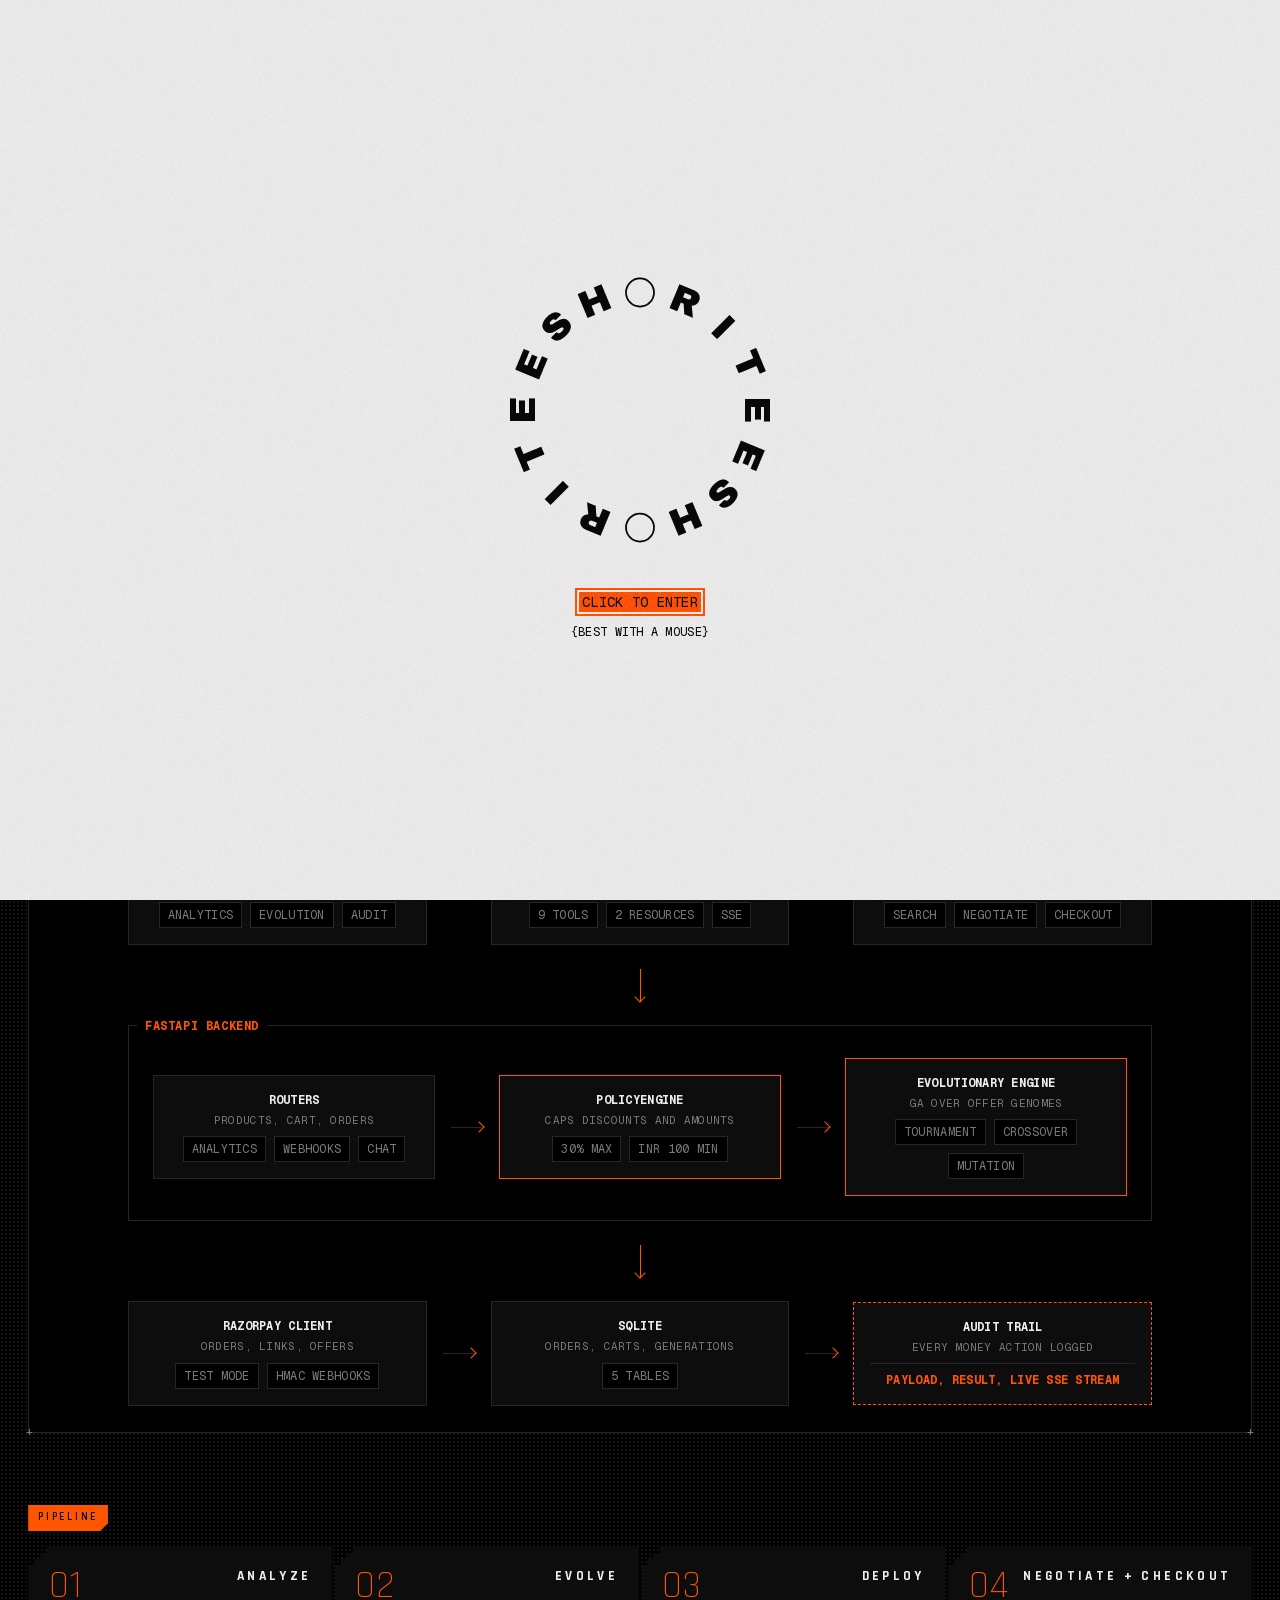
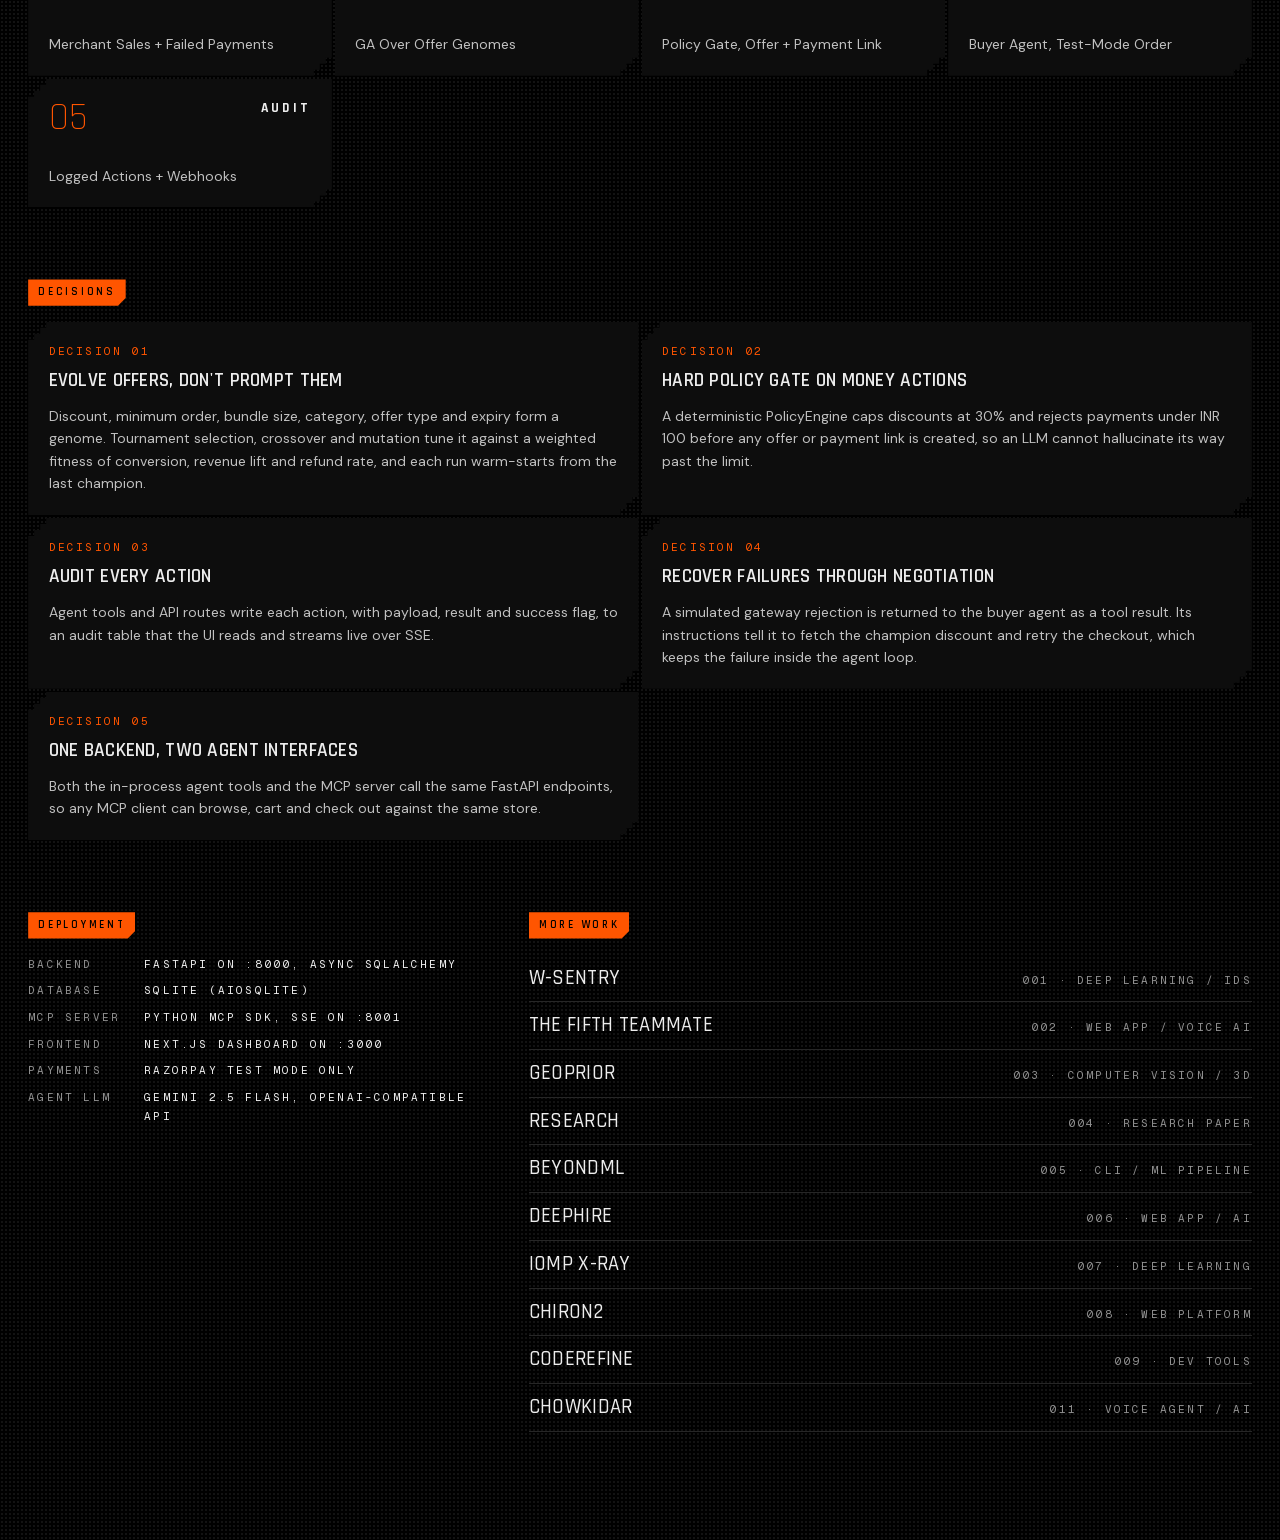
<file: project/razorpay-agentic-commerce/index.html>
<!DOCTYPE html><!--43F5_h7dYCyXOzy7yZbXa--><html lang="en"><head><meta charSet="utf-8"/><meta name="viewport" content="width=device-width, initial-scale=1"/><link rel="preload" href="/_next/static/media/3206eb66b875a5b3-s.p.e2b99870.woff2" as="font" crossorigin="" type="font/woff2"/><link rel="preload" href="/_next/static/media/5c285b27cdda1fe8-s.p.a62025f2.woff2" as="font" crossorigin="" type="font/woff2"/><link rel="preload" href="/_next/static/media/5e4d537aaa9e154b-s.p.01f07175.woff2" as="font" crossorigin="" type="font/woff2"/><link rel="preload" href="/_next/static/media/797e433ab948586e-s.p.29207c2f.woff2" as="font" crossorigin="" type="font/woff2"/><link rel="preload" href="/_next/static/media/9d8c99ccf2e734e7-s.p.b2ed600c.woff2" as="font" crossorigin="" type="font/woff2"/><link rel="preload" href="/_next/static/media/a079e02bba5bf7ab-s.p.7367eab7.woff2" as="font" crossorigin="" type="font/woff2"/><link rel="preload" href="/_next/static/media/a10c617c9026098c-s.p.ca7c307b.woff2" as="font" crossorigin="" type="font/woff2"/><link rel="preload" href="/_next/static/media/d23f31b94ad01e54-s.p.4b0b0c7e.woff2" as="font" crossorigin="" type="font/woff2"/><link rel="stylesheet" href="/_next/static/chunks/a9cc06f846c58216.css" data-precedence="next"/><link rel="stylesheet" href="/_next/static/chunks/f80a418465f2792e.css" data-precedence="next"/><link rel="preload" as="script" fetchPriority="low" href="/_next/static/chunks/f402a582c136d78f.js"/><script src="/_next/static/chunks/91adb7bdb9870c6a.js" async=""></script><script src="/_next/static/chunks/b7a3780483aba696.js" async=""></script><script src="/_next/static/chunks/3286a90db5baea98.js" async=""></script><script src="/_next/static/chunks/turbopack-1e8106f5658209a5.js" async=""></script><script src="/_next/static/chunks/7fb8e1210722aa96.js" async=""></script><script src="/_next/static/chunks/9efc8c238b36649e.js" async=""></script><script src="/_next/static/chunks/331bcca48c789d08.js" async=""></script><meta name="next-size-adjust" content=""/><title>RAZORPAY AGENTIC COMMERCE — RITEESH THIRUVEEDHULA</title><meta name="description" content="A solo hackathon build (Track 01) where an AI merchant grows revenue and an AI buyer shops it, all in Razorpay test mode. Every agent action is written to an audit trail with its payload and result, and a hard policy cap sits between the agents and any discount or payment."/><link rel="icon" href="/icon.png?icon.7b75e9c1.png" sizes="256x256" type="image/png"/><script>try{if(sessionStorage.getItem('rt-intro-seen'))document.documentElement.dataset.intro='done'}catch(e){}</script><script src="/_next/static/chunks/a6dad97d9634a72d.js" noModule=""></script></head><body class="geist_mono_8d43a2aa-module__8Li5zG__variable archivo_black_543ab441-module__92e_sG__variable rajdhani_635f1ec8-module__oWRXIG__variable orbitron_cd47e22e-module__xMtCMG__variable dm_sans_851d885b-module__2r4mZq__variable antialiased"><div hidden=""><!--$--><!--/$--></div><div class="intro fixed inset-0" style="z-index:var(--z-intro)"><div class="absolute inset-0 flex flex-col items-center justify-center gap-8 overflow-hidden bg-paper text-ink"><div class="w-[min(40vw,300px)]"><svg viewBox="0 0 1200 1200" role="img" aria-label="Riteesh" class="logo-spin block w-full"><circle cx="600" cy="130" r="56" fill="none" stroke="currentColor" stroke-width="7" transform="rotate(0 600 600)"></circle><text x="600" y="130" text-anchor="middle" dominant-baseline="central" font-family="var(--font-logo), Arial Black, sans-serif" font-size="150" fill="currentColor" transform="rotate(22.5 600 600)">R</text><text x="600" y="130" text-anchor="middle" dominant-baseline="central" font-family="var(--font-logo), Arial Black, sans-serif" font-size="150" fill="currentColor" transform="rotate(45 600 600)">I</text><text x="600" y="130" text-anchor="middle" dominant-baseline="central" font-family="var(--font-logo), Arial Black, sans-serif" font-size="150" fill="currentColor" transform="rotate(67.5 600 600)">T</text><text x="600" y="130" text-anchor="middle" dominant-baseline="central" font-family="var(--font-logo), Arial Black, sans-serif" font-size="150" fill="currentColor" transform="rotate(90 600 600)">E</text><text x="600" y="130" text-anchor="middle" dominant-baseline="central" font-family="var(--font-logo), Arial Black, sans-serif" font-size="150" fill="currentColor" transform="rotate(112.5 600 600)">E</text><text x="600" y="130" text-anchor="middle" dominant-baseline="central" font-family="var(--font-logo), Arial Black, sans-serif" font-size="150" fill="currentColor" transform="rotate(135 600 600)">S</text><text x="600" y="130" text-anchor="middle" dominant-baseline="central" font-family="var(--font-logo), Arial Black, sans-serif" font-size="150" fill="currentColor" transform="rotate(157.5 600 600)">H</text><circle cx="600" cy="130" r="56" fill="none" stroke="currentColor" stroke-width="7" transform="rotate(180 600 600)"></circle><text x="600" y="130" text-anchor="middle" dominant-baseline="central" font-family="var(--font-logo), Arial Black, sans-serif" font-size="150" fill="currentColor" transform="rotate(202.5 600 600)">R</text><text x="600" y="130" text-anchor="middle" dominant-baseline="central" font-family="var(--font-logo), Arial Black, sans-serif" font-size="150" fill="currentColor" transform="rotate(225 600 600)">I</text><text x="600" y="130" text-anchor="middle" dominant-baseline="central" font-family="var(--font-logo), Arial Black, sans-serif" font-size="150" fill="currentColor" transform="rotate(247.5 600 600)">T</text><text x="600" y="130" text-anchor="middle" dominant-baseline="central" font-family="var(--font-logo), Arial Black, sans-serif" font-size="150" fill="currentColor" transform="rotate(270 600 600)">E</text><text x="600" y="130" text-anchor="middle" dominant-baseline="central" font-family="var(--font-logo), Arial Black, sans-serif" font-size="150" fill="currentColor" transform="rotate(292.5 600 600)">E</text><text x="600" y="130" text-anchor="middle" dominant-baseline="central" font-family="var(--font-logo), Arial Black, sans-serif" font-size="150" fill="currentColor" transform="rotate(315 600 600)">S</text><text x="600" y="130" text-anchor="middle" dominant-baseline="central" font-family="var(--font-logo), Arial Black, sans-serif" font-size="150" fill="currentColor" transform="rotate(337.5 600 600)">H</text></svg></div><div class="flex flex-col items-center gap-3"><button type="button" autofocus="" data-scramble="true" class="hl cursor-pointer px-2 py-1 text-sm">CLICK TO ENTER</button><p class="text-xs">{BEST WITH A MOUSE}</p></div></div></div><div aria-hidden="true" class="fixed inset-0 bg-ink/60" style="z-index:var(--z-menu);opacity:0;visibility:hidden"></div><nav id="site-menu" aria-label="Menu" inert="" class="fixed inset-x-0 top-0 flex min-h-[48vh] flex-col justify-end gap-7 bg-ink px-[2.2vw] pb-[2.4vw] pt-32 text-[13px] font-medium leading-[1.45] text-paper" style="z-index:var(--z-menu);visibility:hidden"><div class="flex flex-wrap items-center gap-x-5 gap-y-2"><span class="w-32 md:w-[22vw]">{LINKS}</span><a data-scramble="true" class="px-1 hover:bg-accent hover:text-ink focus-visible:bg-accent focus-visible:text-ink" href="https://www.linkedin.com/in/riteesh2k6" target="_blank" rel="noopener">LKDN</a><a data-scramble="true" class="px-1 hover:bg-accent hover:text-ink focus-visible:bg-accent focus-visible:text-ink" href="https://github.com/Riteesh-2k6" target="_blank" rel="noopener">GH</a><a data-scramble="true" class="px-1 hover:bg-accent hover:text-ink focus-visible:bg-accent focus-visible:text-ink" href="mailto:riteesh.vnsp@gmail.com">MAIL</a></div><div class="flex flex-wrap items-end justify-between gap-4"><div class="flex items-center gap-x-5"><span class="w-32 md:w-[22vw]">{RESUME}</span><a data-scramble="true" class="px-1 hover:bg-accent hover:text-ink focus-visible:bg-accent focus-visible:text-ink" href="/resume.pdf" target="_blank" rel="noopener">VIEW PDF</a></div><button type="button" data-scramble="true" class="px-1 hover:bg-accent hover:text-ink focus-visible:bg-accent focus-visible:text-ink cursor-pointer">CONTACT</button></div></nav><header class="fixed inset-x-0 top-0 grid grid-cols-[1fr_auto] items-start px-[2.2vw] pt-[max(16px,1.6vw)] text-[11px] leading-[1.7] tracking-[0.2em] text-paper md:grid-cols-5" style="z-index:var(--z-header)"><a href="/" aria-label="Home" data-cursor-label="HOME" class="flex items-center gap-3 self-center"><svg viewBox="0 0 1200 1200" role="img" aria-label="Riteesh" aria-hidden="true" class="logo-spin block w-[max(44px,3.4vw)]"><circle cx="600" cy="130" r="56" fill="none" stroke="currentColor" stroke-width="7" transform="rotate(0 600 600)"></circle><text x="600" y="130" text-anchor="middle" dominant-baseline="central" font-family="var(--font-logo), Arial Black, sans-serif" font-size="150" fill="currentColor" transform="rotate(22.5 600 600)">R</text><text x="600" y="130" text-anchor="middle" dominant-baseline="central" font-family="var(--font-logo), Arial Black, sans-serif" font-size="150" fill="currentColor" transform="rotate(45 600 600)">I</text><text x="600" y="130" text-anchor="middle" dominant-baseline="central" font-family="var(--font-logo), Arial Black, sans-serif" font-size="150" fill="currentColor" transform="rotate(67.5 600 600)">T</text><text x="600" y="130" text-anchor="middle" dominant-baseline="central" font-family="var(--font-logo), Arial Black, sans-serif" font-size="150" fill="currentColor" transform="rotate(90 600 600)">E</text><text x="600" y="130" text-anchor="middle" dominant-baseline="central" font-family="var(--font-logo), Arial Black, sans-serif" font-size="150" fill="currentColor" transform="rotate(112.5 600 600)">E</text><text x="600" y="130" text-anchor="middle" dominant-baseline="central" font-family="var(--font-logo), Arial Black, sans-serif" font-size="150" fill="currentColor" transform="rotate(135 600 600)">S</text><text x="600" y="130" text-anchor="middle" dominant-baseline="central" font-family="var(--font-logo), Arial Black, sans-serif" font-size="150" fill="currentColor" transform="rotate(157.5 600 600)">H</text><circle cx="600" cy="130" r="56" fill="none" stroke="currentColor" stroke-width="7" transform="rotate(180 600 600)"></circle><text x="600" y="130" text-anchor="middle" dominant-baseline="central" font-family="var(--font-logo), Arial Black, sans-serif" font-size="150" fill="currentColor" transform="rotate(202.5 600 600)">R</text><text x="600" y="130" text-anchor="middle" dominant-baseline="central" font-family="var(--font-logo), Arial Black, sans-serif" font-size="150" fill="currentColor" transform="rotate(225 600 600)">I</text><text x="600" y="130" text-anchor="middle" dominant-baseline="central" font-family="var(--font-logo), Arial Black, sans-serif" font-size="150" fill="currentColor" transform="rotate(247.5 600 600)">T</text><text x="600" y="130" text-anchor="middle" dominant-baseline="central" font-family="var(--font-logo), Arial Black, sans-serif" font-size="150" fill="currentColor" transform="rotate(270 600 600)">E</text><text x="600" y="130" text-anchor="middle" dominant-baseline="central" font-family="var(--font-logo), Arial Black, sans-serif" font-size="150" fill="currentColor" transform="rotate(292.5 600 600)">E</text><text x="600" y="130" text-anchor="middle" dominant-baseline="central" font-family="var(--font-logo), Arial Black, sans-serif" font-size="150" fill="currentColor" transform="rotate(315 600 600)">S</text><text x="600" y="130" text-anchor="middle" dominant-baseline="central" font-family="var(--font-logo), Arial Black, sans-serif" font-size="150" fill="currentColor" transform="rotate(337.5 600 600)">H</text></svg><span class="[text-shadow:0_0_6px_#000,0_0_2px_#000] font-tech text-[15px] font-bold tracking-normal">RITEESH VNSP</span></a><p class="hidden self-center md:block"><span class="[text-shadow:0_0_6px_#000,0_0_2px_#000] text-paper/70">PORTFOLIO - <span class="text-paper">V2</span></span></p><div class="hidden gap-5 self-center md:flex"><a href="/project/coderefine/" data-scramble="true" data-cursor-label="PREV" class="[text-shadow:0_0_6px_#000,0_0_2px_#000]">PREV</a><a href="/project/chowkidar/" data-scramble="true" data-cursor-label="NEXT" class="[text-shadow:0_0_6px_#000,0_0_2px_#000]">NEXT</a></div><p class="hidden text-paper/70 md:block"><span class="[text-shadow:0_0_6px_#000,0_0_2px_#000]">HYDERABAD, IN</span><br/><span class="[text-shadow:0_0_6px_#000,0_0_2px_#000]"> </span></p><div class="flex items-start justify-between gap-4"><p class="hidden text-paper/70 md:block"><span class="[text-shadow:0_0_6px_#000,0_0_2px_#000]">17°23&#x27;06.0&quot;N</span><br/><span class="[text-shadow:0_0_6px_#000,0_0_2px_#000]">78°29&#x27;12.0&quot;E</span></p><button type="button" aria-expanded="false" aria-controls="site-menu" class="relative cursor-pointer bg-surface px-[1.4em] py-[0.6em] font-tech text-[15px] font-bold tracking-normal text-paper"><span aria-hidden="true" class="absolute left-0 top-0 h-2 w-2 border-l-2 border-t-2 border-accent"></span><span aria-hidden="true" class="absolute bottom-0 right-0 h-2 w-2 border-b-2 border-r-2 border-accent"></span><span data-scramble="true">MENU</span></button></div></header><main class="dot-grid relative min-h-screen bg-ink px-[2.2vw] pb-[12vh] pt-[max(96px,15vh)] text-paper"><div aria-hidden="true" class="grid-lines pointer-events-none fixed inset-0 [--grid-line:rgb(255_255_255/0.07)]"></div><div aria-hidden="true" class="pointer-events-none fixed inset-x-0 top-0 z-30 h-[12vh] bg-gradient-to-b from-ink from-40% to-transparent"></div><div class="relative"><header class="grid items-end gap-x-[2.2vw] gap-y-8 lg:grid-cols-5"><div class="lg:col-span-3"><div class="flex items-center gap-4"><span class="notch inline-block bg-accent px-[0.9em] py-[0.35em] font-tech font-semibold tracking-[0.25em] text-ink text-[11px] leading-[1.7] tracking-[0.2em]">010 / 011</span><span class="flex items-center gap-2 text-paper/70 text-[11px] leading-[1.7] tracking-[0.2em]"><span class="inline-block h-2 w-2 bg-accent"></span>ACTIVE</span></div><h1 class="mt-3 font-tech text-[clamp(48px,7vw,140px)] font-light leading-[0.85]">RAZORPAY AGENTIC COMMERCE</h1><p class="mt-3 text-paper/70 text-[11px] leading-[1.7] tracking-[0.2em]">EVOLVING OFFERS FOR AI BUYERS</p><p class="mt-6 max-w-[62ch] font-body text-[clamp(14px,1.05vw,18px)] font-normal normal-case leading-[1.6] tracking-normal text-paper/80">A solo hackathon build (Track 01) where an AI merchant grows revenue and an AI buyer shops it, all in Razorpay test mode. Every agent action is written to an audit trail with its payload and result, and a hard policy cap sits between the agents and any discount or payment.</p></div><div class="lg:col-span-2"><dl class="grid grid-cols-[minmax(90px,auto)_1fr] gap-x-6 gap-y-2 text-[11px] leading-[1.7] tracking-[0.2em]"><div class="contents"><dt class="text-paper/60">TYPE</dt><dd>AGENTIC COMMERCE / AI</dd></div><div class="contents"><dt class="text-paper/60">USERS</dt><dd>MERCHANTS + AI BUYERS</dd></div><div class="contents"><dt class="text-paper/60">STACK</dt><dd>FASTAPI + AGENTS SDK + MCP</dd></div><div class="contents"><dt class="text-paper/60">LAUNCH</dt><dd>2026</dd></div><div class="contents"><dt class="text-paper/60">VERSION</dt><dd>1.0</dd></div></dl></div></header><section class="mt-[6vh] grid grid-cols-3 gap-[3px]"><article class="pixel-corners bg-surface p-[clamp(16px,1.6vw,28px)] flex min-h-[clamp(140px,22vh,240px)] flex-col justify-between"><p class="text-right font-tech text-[clamp(12px,1.05vw,19px)] font-bold tracking-[0.25em] whitespace-pre-line">Agent
Tools</p><p class="font-tech text-[clamp(36px,4.6vw,96px)] font-medium leading-none">11</p></article><article class="pixel-corners bg-surface p-[clamp(16px,1.6vw,28px)] flex min-h-[clamp(140px,22vh,240px)] flex-col justify-between"><p class="text-right font-tech text-[clamp(12px,1.05vw,19px)] font-bold tracking-[0.25em] whitespace-pre-line">MCP
Tools</p><p class="font-tech text-[clamp(36px,4.6vw,96px)] font-medium leading-none">9</p></article><article class="pixel-corners bg-surface p-[clamp(16px,1.6vw,28px)] flex min-h-[clamp(140px,22vh,240px)] flex-col justify-between"><p class="text-right font-tech text-[clamp(12px,1.05vw,19px)] font-bold tracking-[0.25em] whitespace-pre-line">Discount
Cap</p><p class="font-tech text-[clamp(36px,4.6vw,96px)] font-medium leading-none">30%</p></article></section><section class="mt-[8vh]"><span class="notch inline-block bg-accent px-[0.9em] py-[0.35em] font-tech font-semibold tracking-[0.25em] text-ink text-[11px] leading-[1.7] tracking-[0.2em]">SYSTEM ARCHITECTURE</span><div class="relative border border-line mt-4 bg-ink"><span aria-hidden="true" class="absolute left-0 top-0 -translate-x-1/2 -translate-y-1/2 text-[12px] leading-none text-dim">+</span><span aria-hidden="true" class="absolute right-0 top-0 translate-x-1/2 -translate-y-1/2 text-[12px] leading-none text-dim">+</span><span aria-hidden="true" class="absolute bottom-0 left-0 -translate-x-1/2 translate-y-1/2 text-[12px] leading-none text-dim">+</span><span aria-hidden="true" class="absolute bottom-0 right-0 translate-x-1/2 translate-y-1/2 text-[12px] leading-none text-dim">+</span><div class="overflow-x-auto p-[clamp(16px,2vw,32px)]"><div class="min-w-[700px] text-[11px]"><div class="flex flex-col gap-6 w-full max-w-5xl mx-auto font-pixel"><div class="flex flex-col md:flex-row gap-4 items-stretch md:items-center"><div style="flex-grow:1;flex-basis:0" class="border border-border p-4 text-center bg-surface break-words"><div class="text-primary text-xs font-bold mb-1">Next.js Dashboard</div><div class="text-[11px] text-secondary">Merchant telemetry console</div><div class="flex flex-wrap gap-2 justify-center mt-2"><span class="border border-border bg-background px-2 py-1 text-xs text-secondary">Analytics</span><span class="border border-border bg-background px-2 py-1 text-xs text-secondary">Evolution</span><span class="border border-border bg-background px-2 py-1 text-xs text-secondary">Audit</span></div></div><div class="hidden md:block w-8 h-[1px] bg-border relative shrink-0"><div class="absolute right-0 -top-1 w-2 h-2 border-t border-r border-burnt-amber rotate-45"></div></div><div style="flex-grow:1;flex-basis:0" class="border border-border p-4 text-center bg-surface break-words"><div class="text-primary text-xs font-bold mb-1">MCP Server</div><div class="text-[11px] text-secondary">Store as MCP tools</div><div class="flex flex-wrap gap-2 justify-center mt-2"><span class="border border-border bg-background px-2 py-1 text-xs text-secondary">9 tools</span><span class="border border-border bg-background px-2 py-1 text-xs text-secondary">2 resources</span><span class="border border-border bg-background px-2 py-1 text-xs text-secondary">SSE</span></div></div><div class="hidden md:block w-8 h-[1px] bg-border relative shrink-0"><div class="absolute right-0 -top-1 w-2 h-2 border-t border-r border-burnt-amber rotate-45"></div></div><div style="flex-grow:1;flex-basis:0" class="border border-border p-4 text-center bg-surface break-words"><div class="text-primary text-xs font-bold mb-1">Buyer + Growth Agents</div><div class="text-[11px] text-secondary">OpenAI Agents SDK</div><div class="flex flex-wrap gap-2 justify-center mt-2"><span class="border border-border bg-background px-2 py-1 text-xs text-secondary">Search</span><span class="border border-border bg-background px-2 py-1 text-xs text-secondary">Negotiate</span><span class="border border-border bg-background px-2 py-1 text-xs text-secondary">Checkout</span></div></div></div><div class="hidden md:flex justify-center"><div class="w-[1px] h-8 bg-burnt-amber relative"><div class="absolute bottom-0 -left-1 w-2 h-2 border-b border-r border-burnt-amber rotate-45"></div></div></div><div class="flex flex-col md:flex-row gap-4 items-stretch md:items-center border border-border p-6 pt-8 relative bg-background"><div class="absolute -top-2 left-2 px-2 bg-background text-burnt-amber text-xs tracking-wider font-bold">FASTAPI BACKEND</div><div style="flex-grow:1;flex-basis:0" class="border border-border p-4 text-center bg-surface break-words"><div class="text-primary text-xs font-bold mb-1">Routers</div><div class="text-[11px] text-secondary">Products, cart, orders</div><div class="flex flex-wrap gap-2 justify-center mt-2"><span class="border border-border bg-background px-2 py-1 text-xs text-secondary">Analytics</span><span class="border border-border bg-background px-2 py-1 text-xs text-secondary">Webhooks</span><span class="border border-border bg-background px-2 py-1 text-xs text-secondary">Chat</span></div></div><div class="hidden md:block w-8 h-[1px] bg-border relative shrink-0"><div class="absolute right-0 -top-1 w-2 h-2 border-t border-r border-burnt-amber rotate-45"></div></div><div style="flex-grow:1;flex-basis:0" class="border border-burnt-amber p-4 text-center bg-surface break-words"><div class="text-primary text-xs font-bold mb-1">PolicyEngine</div><div class="text-[11px] text-secondary">Caps discounts and amounts</div><div class="flex flex-wrap gap-2 justify-center mt-2"><span class="border border-border bg-background px-2 py-1 text-xs text-secondary">30% max</span><span class="border border-border bg-background px-2 py-1 text-xs text-secondary">INR 100 min</span></div></div><div class="hidden md:block w-8 h-[1px] bg-border relative shrink-0"><div class="absolute right-0 -top-1 w-2 h-2 border-t border-r border-burnt-amber rotate-45"></div></div><div style="flex-grow:1;flex-basis:0" class="border border-burnt-amber p-4 text-center bg-surface break-words"><div class="text-primary text-xs font-bold mb-1">Evolutionary Engine</div><div class="text-[11px] text-secondary">GA over offer genomes</div><div class="flex flex-wrap gap-2 justify-center mt-2"><span class="border border-border bg-background px-2 py-1 text-xs text-secondary">Tournament</span><span class="border border-border bg-background px-2 py-1 text-xs text-secondary">Crossover</span><span class="border border-border bg-background px-2 py-1 text-xs text-secondary">Mutation</span></div></div></div><div class="hidden md:flex justify-center"><div class="w-[1px] h-8 bg-burnt-amber relative"><div class="absolute bottom-0 -left-1 w-2 h-2 border-b border-r border-burnt-amber rotate-45"></div></div></div><div class="flex flex-col md:flex-row gap-4 items-stretch md:items-center"><div style="flex-grow:1;flex-basis:0" class="border border-border p-4 text-center bg-surface break-words"><div class="text-primary text-xs font-bold mb-1">Razorpay Client</div><div class="text-[11px] text-secondary">Orders, links, offers</div><div class="flex flex-wrap gap-2 justify-center mt-2"><span class="border border-border bg-background px-2 py-1 text-xs text-secondary">Test mode</span><span class="border border-border bg-background px-2 py-1 text-xs text-secondary">HMAC webhooks</span></div></div><div class="hidden md:block w-8 h-[1px] bg-border relative shrink-0"><div class="absolute right-0 -top-1 w-2 h-2 border-t border-r border-burnt-amber rotate-45"></div></div><div style="flex-grow:1;flex-basis:0" class="border border-border p-4 text-center bg-surface break-words"><div class="text-primary text-xs font-bold mb-1">SQLite</div><div class="text-[11px] text-secondary">Orders, carts, generations</div><div class="flex flex-wrap gap-2 justify-center mt-2"><span class="border border-border bg-background px-2 py-1 text-xs text-secondary">5 tables</span></div></div><div class="hidden md:block w-8 h-[1px] bg-border relative shrink-0"><div class="absolute right-0 -top-1 w-2 h-2 border-t border-r border-burnt-amber rotate-45"></div></div><div style="flex-grow:1;flex-basis:0" class="border border-burnt-amber border-dashed p-4 text-center bg-surface break-words"><div class="text-primary text-xs font-bold mb-1">Audit Trail</div><div class="text-[11px] text-secondary">Every money action logged</div><div class="text-xs text-burnt-amber border-t border-border pt-2 mt-2 w-full font-bold">Payload, result, live SSE stream</div></div></div></div></div></div></div></section><section class="mt-[8vh]"><span class="notch inline-block bg-accent px-[0.9em] py-[0.35em] font-tech font-semibold tracking-[0.25em] text-ink text-[11px] leading-[1.7] tracking-[0.2em]">PIPELINE</span><ol class="mt-4 grid gap-[3px] sm:grid-cols-2 lg:grid-cols-4"><li class="pixel-corners bg-surface p-[clamp(16px,1.6vw,28px)]"><div class="flex items-start justify-between"><span class="font-tech text-[clamp(32px,3vw,56px)] font-light leading-none text-accent">01</span><p class="text-right font-tech text-[clamp(12px,1.05vw,19px)] font-bold tracking-[0.25em]">Analyze</p></div><p class="mt-[clamp(20px,3vh,40px)] font-body text-[clamp(14px,1.05vw,18px)] font-normal normal-case leading-[1.6] tracking-normal text-paper/80">Merchant Sales + Failed Payments</p></li><li class="pixel-corners bg-surface p-[clamp(16px,1.6vw,28px)]"><div class="flex items-start justify-between"><span class="font-tech text-[clamp(32px,3vw,56px)] font-light leading-none text-accent">02</span><p class="text-right font-tech text-[clamp(12px,1.05vw,19px)] font-bold tracking-[0.25em]">Evolve</p></div><p class="mt-[clamp(20px,3vh,40px)] font-body text-[clamp(14px,1.05vw,18px)] font-normal normal-case leading-[1.6] tracking-normal text-paper/80">GA Over Offer Genomes</p></li><li class="pixel-corners bg-surface p-[clamp(16px,1.6vw,28px)]"><div class="flex items-start justify-between"><span class="font-tech text-[clamp(32px,3vw,56px)] font-light leading-none text-accent">03</span><p class="text-right font-tech text-[clamp(12px,1.05vw,19px)] font-bold tracking-[0.25em]">Deploy</p></div><p class="mt-[clamp(20px,3vh,40px)] font-body text-[clamp(14px,1.05vw,18px)] font-normal normal-case leading-[1.6] tracking-normal text-paper/80">Policy Gate, Offer + Payment Link</p></li><li class="pixel-corners bg-surface p-[clamp(16px,1.6vw,28px)]"><div class="flex items-start justify-between"><span class="font-tech text-[clamp(32px,3vw,56px)] font-light leading-none text-accent">04</span><p class="text-right font-tech text-[clamp(12px,1.05vw,19px)] font-bold tracking-[0.25em]">Negotiate + Checkout</p></div><p class="mt-[clamp(20px,3vh,40px)] font-body text-[clamp(14px,1.05vw,18px)] font-normal normal-case leading-[1.6] tracking-normal text-paper/80">Buyer Agent, Test-Mode Order</p></li><li class="pixel-corners bg-surface p-[clamp(16px,1.6vw,28px)]"><div class="flex items-start justify-between"><span class="font-tech text-[clamp(32px,3vw,56px)] font-light leading-none text-accent">05</span><p class="text-right font-tech text-[clamp(12px,1.05vw,19px)] font-bold tracking-[0.25em]">Audit</p></div><p class="mt-[clamp(20px,3vh,40px)] font-body text-[clamp(14px,1.05vw,18px)] font-normal normal-case leading-[1.6] tracking-normal text-paper/80">Logged Actions + Webhooks</p></li></ol></section><section class="mt-[8vh]"><span class="notch inline-block bg-accent px-[0.9em] py-[0.35em] font-tech font-semibold tracking-[0.25em] text-ink text-[11px] leading-[1.7] tracking-[0.2em]">DECISIONS</span><ul class="mt-4 grid gap-[3px] md:grid-cols-2"><li class="pixel-corners bg-surface p-[clamp(16px,1.6vw,28px)]"><p class="text-accent text-[11px] leading-[1.7] tracking-[0.2em]">DECISION 01</p><h3 class="mt-2 font-tech text-[clamp(18px,1.5vw,28px)] font-semibold leading-tight">Evolve Offers, Don&#x27;t Prompt Them</h3><p class="mt-3 font-body text-[clamp(14px,1.05vw,18px)] font-normal normal-case leading-[1.6] tracking-normal text-paper/80">Discount, minimum order, bundle size, category, offer type and expiry form a genome. Tournament selection, crossover and mutation tune it against a weighted fitness of conversion, revenue lift and refund rate, and each run warm-starts from the last champion.</p></li><li class="pixel-corners bg-surface p-[clamp(16px,1.6vw,28px)]"><p class="text-accent text-[11px] leading-[1.7] tracking-[0.2em]">DECISION 02</p><h3 class="mt-2 font-tech text-[clamp(18px,1.5vw,28px)] font-semibold leading-tight">Hard Policy Gate On Money Actions</h3><p class="mt-3 font-body text-[clamp(14px,1.05vw,18px)] font-normal normal-case leading-[1.6] tracking-normal text-paper/80">A deterministic PolicyEngine caps discounts at 30% and rejects payments under INR 100 before any offer or payment link is created, so an LLM cannot hallucinate its way past the limit.</p></li><li class="pixel-corners bg-surface p-[clamp(16px,1.6vw,28px)]"><p class="text-accent text-[11px] leading-[1.7] tracking-[0.2em]">DECISION 03</p><h3 class="mt-2 font-tech text-[clamp(18px,1.5vw,28px)] font-semibold leading-tight">Audit Every Action</h3><p class="mt-3 font-body text-[clamp(14px,1.05vw,18px)] font-normal normal-case leading-[1.6] tracking-normal text-paper/80">Agent tools and API routes write each action, with payload, result and success flag, to an audit table that the UI reads and streams live over SSE.</p></li><li class="pixel-corners bg-surface p-[clamp(16px,1.6vw,28px)]"><p class="text-accent text-[11px] leading-[1.7] tracking-[0.2em]">DECISION 04</p><h3 class="mt-2 font-tech text-[clamp(18px,1.5vw,28px)] font-semibold leading-tight">Recover Failures Through Negotiation</h3><p class="mt-3 font-body text-[clamp(14px,1.05vw,18px)] font-normal normal-case leading-[1.6] tracking-normal text-paper/80">A simulated gateway rejection is returned to the buyer agent as a tool result. Its instructions tell it to fetch the champion discount and retry the checkout, which keeps the failure inside the agent loop.</p></li><li class="pixel-corners bg-surface p-[clamp(16px,1.6vw,28px)]"><p class="text-accent text-[11px] leading-[1.7] tracking-[0.2em]">DECISION 05</p><h3 class="mt-2 font-tech text-[clamp(18px,1.5vw,28px)] font-semibold leading-tight">One Backend, Two Agent Interfaces</h3><p class="mt-3 font-body text-[clamp(14px,1.05vw,18px)] font-normal normal-case leading-[1.6] tracking-normal text-paper/80">Both the in-process agent tools and the MCP server call the same FastAPI endpoints, so any MCP client can browse, cart and check out against the same store.</p></li></ul></section><section class="mt-[8vh] grid gap-[6vh] lg:grid-cols-5 lg:gap-[2.2vw]"><div class="lg:col-span-2"><span class="notch inline-block bg-accent px-[0.9em] py-[0.35em] font-tech font-semibold tracking-[0.25em] text-ink text-[11px] leading-[1.7] tracking-[0.2em]">DEPLOYMENT</span><div class="mt-4"><dl class="grid grid-cols-[minmax(90px,auto)_1fr] gap-x-6 gap-y-2 text-[11px] leading-[1.7] tracking-[0.2em]"><div class="contents"><dt class="text-paper/60">BACKEND</dt><dd>FastAPI on :8000, async SQLAlchemy</dd></div><div class="contents"><dt class="text-paper/60">DATABASE</dt><dd>SQLite (aiosqlite)</dd></div><div class="contents"><dt class="text-paper/60">MCP SERVER</dt><dd>Python MCP SDK, SSE on :8001</dd></div><div class="contents"><dt class="text-paper/60">FRONTEND</dt><dd>Next.js dashboard on :3000</dd></div><div class="contents"><dt class="text-paper/60">PAYMENTS</dt><dd>Razorpay test mode only</dd></div><div class="contents"><dt class="text-paper/60">AGENT LLM</dt><dd>Gemini 2.5 Flash, OpenAI-compatible API</dd></div></dl></div></div><div class="lg:col-span-3"><span class="notch inline-block bg-accent px-[0.9em] py-[0.35em] font-tech font-semibold tracking-[0.25em] text-ink text-[11px] leading-[1.7] tracking-[0.2em]">MORE WORK</span><ul class="mt-4"><li class="flex items-baseline justify-between gap-4 border-b border-line py-2"><a href="/project/w-sentry/" data-scramble="true" data-cursor-label="OPEN" class="font-tech text-[clamp(18px,1.6vw,30px)] font-medium transition-colors hover:text-accent">W-SENTRY</a><span class="text-paper/60 text-[11px] leading-[1.7] tracking-[0.2em]">001 · DEEP LEARNING / IDS</span></li><li class="flex items-baseline justify-between gap-4 border-b border-line py-2"><a href="/project/the-fifth-teammate/" data-scramble="true" data-cursor-label="OPEN" class="font-tech text-[clamp(18px,1.6vw,30px)] font-medium transition-colors hover:text-accent">THE FIFTH TEAMMATE</a><span class="text-paper/60 text-[11px] leading-[1.7] tracking-[0.2em]">002 · WEB APP / VOICE AI</span></li><li class="flex items-baseline justify-between gap-4 border-b border-line py-2"><a href="/project/geoprior/" data-scramble="true" data-cursor-label="OPEN" class="font-tech text-[clamp(18px,1.6vw,30px)] font-medium transition-colors hover:text-accent">GEOPRIOR</a><span class="text-paper/60 text-[11px] leading-[1.7] tracking-[0.2em]">003 · COMPUTER VISION / 3D</span></li><li class="flex items-baseline justify-between gap-4 border-b border-line py-2"><a href="/project/research-paper/" data-scramble="true" data-cursor-label="OPEN" class="font-tech text-[clamp(18px,1.6vw,30px)] font-medium transition-colors hover:text-accent">RESEARCH</a><span class="text-paper/60 text-[11px] leading-[1.7] tracking-[0.2em]">004 · RESEARCH PAPER</span></li><li class="flex items-baseline justify-between gap-4 border-b border-line py-2"><a href="/project/beyondml/" data-scramble="true" data-cursor-label="OPEN" class="font-tech text-[clamp(18px,1.6vw,30px)] font-medium transition-colors hover:text-accent">BEYONDML</a><span class="text-paper/60 text-[11px] leading-[1.7] tracking-[0.2em]">005 · CLI / ML PIPELINE</span></li><li class="flex items-baseline justify-between gap-4 border-b border-line py-2"><a href="/project/deephire/" data-scramble="true" data-cursor-label="OPEN" class="font-tech text-[clamp(18px,1.6vw,30px)] font-medium transition-colors hover:text-accent">DEEPHIRE</a><span class="text-paper/60 text-[11px] leading-[1.7] tracking-[0.2em]">006 · WEB APP / AI</span></li><li class="flex items-baseline justify-between gap-4 border-b border-line py-2"><a href="/project/iomp-xray/" data-scramble="true" data-cursor-label="OPEN" class="font-tech text-[clamp(18px,1.6vw,30px)] font-medium transition-colors hover:text-accent">IOMP X-RAY</a><span class="text-paper/60 text-[11px] leading-[1.7] tracking-[0.2em]">007 · DEEP LEARNING</span></li><li class="flex items-baseline justify-between gap-4 border-b border-line py-2"><a href="/project/chiron2/" data-scramble="true" data-cursor-label="OPEN" class="font-tech text-[clamp(18px,1.6vw,30px)] font-medium transition-colors hover:text-accent">CHIRON2</a><span class="text-paper/60 text-[11px] leading-[1.7] tracking-[0.2em]">008 · WEB PLATFORM</span></li><li class="flex items-baseline justify-between gap-4 border-b border-line py-2"><a href="/project/coderefine/" data-scramble="true" data-cursor-label="OPEN" class="font-tech text-[clamp(18px,1.6vw,30px)] font-medium transition-colors hover:text-accent">CODEREFINE</a><span class="text-paper/60 text-[11px] leading-[1.7] tracking-[0.2em]">009 · DEV TOOLS</span></li><li class="flex items-baseline justify-between gap-4 border-b border-line py-2"><a href="/project/chowkidar/" data-scramble="true" data-cursor-label="OPEN" class="font-tech text-[clamp(18px,1.6vw,30px)] font-medium transition-colors hover:text-accent">CHOWKIDAR</a><span class="text-paper/60 text-[11px] leading-[1.7] tracking-[0.2em]">011 · VOICE AGENT / AI</span></li></ul></div></section></div></main><!--$--><!--/$--><canvas aria-hidden="true" class="pointer-events-none fixed inset-0 h-screen w-screen" style="z-index:var(--z-transition)"></canvas><script src="/_next/static/chunks/f402a582c136d78f.js" id="_R_" async=""></script><script>(self.__next_f=self.__next_f||[]).push([0])</script><script>self.__next_f.push([1,"1:\"$Sreact.fragment\"\n2:I[65971,[\"/_next/static/chunks/7fb8e1210722aa96.js\",\"/_next/static/chunks/9efc8c238b36649e.js\"],\"default\"]\n3:I[34380,[\"/_next/static/chunks/7fb8e1210722aa96.js\",\"/_next/static/chunks/9efc8c238b36649e.js\"],\"default\"]\n4:I[57097,[\"/_next/static/chunks/7fb8e1210722aa96.js\",\"/_next/static/chunks/9efc8c238b36649e.js\"],\"default\"]\n5:I[84934,[\"/_next/static/chunks/7fb8e1210722aa96.js\",\"/_next/static/chunks/9efc8c238b36649e.js\"],\"TransitionProvider\"]\n6:I[40120,[\"/_next/static/chunks/7fb8e1210722aa96.js\",\"/_next/static/chunks/9efc8c238b36649e.js\"],\"default\"]\n7:I[47048,[\"/_next/static/chunks/7fb8e1210722aa96.js\",\"/_next/static/chunks/9efc8c238b36649e.js\"],\"default\"]\n8:I[39756,[\"/_next/static/chunks/331bcca48c789d08.js\"],\"default\"]\n9:I[37457,[\"/_next/static/chunks/331bcca48c789d08.js\"],\"default\"]\nb:I[97367,[\"/_next/static/chunks/331bcca48c789d08.js\"],\"OutletBoundary\"]\nd:I[11533,[\"/_next/static/chunks/331bcca48c789d08.js\"],\"AsyncMetadataOutlet\"]\nf:I[97367,[\"/_next/static/chunks/331bcca48c789d08.js\"],\"ViewportBoundary\"]\n11:I[97367,[\"/_next/static/chunks/331bcca48c789d08.js\"],\"MetadataBoundary\"]\n12:\"$Sreact.suspense\"\n14:I[68027,[\"/_next/static/chunks/7fb8e1210722aa96.js\",\"/_next/static/chunks/9efc8c238b36649e.js\"],\"default\"]\n:HL[\"/_next/static/chunks/a9cc06f846c58216.css\",\"style\"]\n:HL[\"/_next/static/chunks/f80a418465f2792e.css\",\"style\"]\n:HL[\"/_next/static/media/3206eb66b875a5b3-s.p.e2b99870.woff2\",\"font\",{\"crossOrigin\":\"\",\"type\":\"font/woff2\"}]\n:HL[\"/_next/static/media/5c285b27cdda1fe8-s.p.a62025f2.woff2\",\"font\",{\"crossOrigin\":\"\",\"type\":\"font/woff2\"}]\n:HL[\"/_next/static/media/5e4d537aaa9e154b-s.p.01f07175.woff2\",\"font\",{\"crossOrigin\":\"\",\"type\":\"font/woff2\"}]\n:HL[\"/_next/static/media/797e433ab948586e-s.p.29207c2f.woff2\",\"font\",{\"crossOrigin\":\"\",\"type\":\"font/woff2\"}]\n:HL[\"/_next/static/media/9d8c99ccf2e734e7-s.p.b2ed600c.woff2\",\"font\",{\"crossOrigin\":\"\",\"type\":\"font/woff2\"}]\n:HL[\"/_next/static/media/a079e02bba5bf7ab-s.p.7367eab7.woff2\",\"font\",{\"crossOrigin\":\"\",\"type\":\"font/woff2\"}]\n:HL[\"/_next/static/media/a10"])</script><script>self.__next_f.push([1,"c617c9026098c-s.p.ca7c307b.woff2\",\"font\",{\"crossOrigin\":\"\",\"type\":\"font/woff2\"}]\n:HL[\"/_next/static/media/d23f31b94ad01e54-s.p.4b0b0c7e.woff2\",\"font\",{\"crossOrigin\":\"\",\"type\":\"font/woff2\"}]\n"])</script><script>self.__next_f.push([1,"0:{\"P\":null,\"b\":\"43F5_h7dYCyXOzy7yZbXa\",\"p\":\"\",\"c\":[\"\",\"project\",\"razorpay-agentic-commerce\",\"\"],\"i\":false,\"f\":[[[\"\",{\"children\":[\"project\",{\"children\":[[\"slug\",\"razorpay-agentic-commerce\",\"d\"],{\"children\":[\"__PAGE__\",{}]}]}]},\"$undefined\",\"$undefined\",true],[\"\",[\"$\",\"$1\",\"c\",{\"children\":[[[\"$\",\"link\",\"0\",{\"rel\":\"stylesheet\",\"href\":\"/_next/static/chunks/a9cc06f846c58216.css\",\"precedence\":\"next\",\"crossOrigin\":\"$undefined\",\"nonce\":\"$undefined\"}],[\"$\",\"link\",\"1\",{\"rel\":\"stylesheet\",\"href\":\"/_next/static/chunks/f80a418465f2792e.css\",\"precedence\":\"next\",\"crossOrigin\":\"$undefined\",\"nonce\":\"$undefined\"}],[\"$\",\"script\",\"script-0\",{\"src\":\"/_next/static/chunks/7fb8e1210722aa96.js\",\"async\":true,\"nonce\":\"$undefined\"}],[\"$\",\"script\",\"script-1\",{\"src\":\"/_next/static/chunks/9efc8c238b36649e.js\",\"async\":true,\"nonce\":\"$undefined\"}]],[\"$\",\"html\",null,{\"lang\":\"en\",\"suppressHydrationWarning\":true,\"children\":[[\"$\",\"head\",null,{\"children\":[\"$\",\"script\",null,{\"dangerouslySetInnerHTML\":{\"__html\":\"try{if(sessionStorage.getItem('rt-intro-seen'))document.documentElement.dataset.intro='done'}catch(e){}\"}}]}],[\"$\",\"body\",null,{\"className\":\"geist_mono_8d43a2aa-module__8Li5zG__variable archivo_black_543ab441-module__92e_sG__variable rajdhani_635f1ec8-module__oWRXIG__variable orbitron_cd47e22e-module__xMtCMG__variable dm_sans_851d885b-module__2r4mZq__variable antialiased\",\"children\":[[\"$\",\"$L2\",null,{}],[\"$\",\"$L3\",null,{}],[\"$\",\"$L4\",null,{\"targetSelector\":\"a, button, [role='button'], [data-cursor-label]\",\"matchRadius\":false}],[\"$\",\"$L5\",null,{\"children\":[[\"$\",\"$L6\",null,{}],[\"$\",\"$L7\",null,{}],[\"$\",\"$L8\",null,{\"parallelRouterKey\":\"children\",\"error\":\"$undefined\",\"errorStyles\":\"$undefined\",\"errorScripts\":\"$undefined\",\"template\":[\"$\",\"$L9\",null,{}],\"templateStyles\":\"$undefined\",\"templateScripts\":\"$undefined\",\"notFound\":[[[\"$\",\"title\",null,{\"children\":\"404: This page could not be found.\"}],[\"$\",\"div\",null,{\"style\":{\"fontFamily\":\"system-ui,\\\"Segoe UI\\\",Roboto,Helvetica,Arial,sans-serif,\\\"Apple Color Emoji\\\",\\\"Segoe UI Emoji\\\"\",\"height\":\"100vh\",\"textAlign\":\"center\",\"display\":\"flex\",\"flexDirection\":\"column\",\"alignItems\":\"center\",\"justifyContent\":\"center\"},\"children\":[\"$\",\"div\",null,{\"children\":[[\"$\",\"style\",null,{\"dangerouslySetInnerHTML\":{\"__html\":\"body{color:#000;background:#fff;margin:0}.next-error-h1{border-right:1px solid rgba(0,0,0,.3)}@media (prefers-color-scheme:dark){body{color:#fff;background:#000}.next-error-h1{border-right:1px solid rgba(255,255,255,.3)}}\"}}],[\"$\",\"h1\",null,{\"className\":\"next-error-h1\",\"style\":{\"display\":\"inline-block\",\"margin\":\"0 20px 0 0\",\"padding\":\"0 23px 0 0\",\"fontSize\":24,\"fontWeight\":500,\"verticalAlign\":\"top\",\"lineHeight\":\"49px\"},\"children\":404}],[\"$\",\"div\",null,{\"style\":{\"display\":\"inline-block\"},\"children\":[\"$\",\"h2\",null,{\"style\":{\"fontSize\":14,\"fontWeight\":400,\"lineHeight\":\"49px\",\"margin\":0},\"children\":\"This page could not be found.\"}]}]]}]}]],[]],\"forbidden\":\"$undefined\",\"unauthorized\":\"$undefined\"}]]}]]}]]}]]}],{\"children\":[\"project\",[\"$\",\"$1\",\"c\",{\"children\":[null,[\"$\",\"$L8\",null,{\"parallelRouterKey\":\"children\",\"error\":\"$undefined\",\"errorStyles\":\"$undefined\",\"errorScripts\":\"$undefined\",\"template\":[\"$\",\"$L9\",null,{}],\"templateStyles\":\"$undefined\",\"templateScripts\":\"$undefined\",\"notFound\":\"$undefined\",\"forbidden\":\"$undefined\",\"unauthorized\":\"$undefined\"}]]}],{\"children\":[[\"slug\",\"razorpay-agentic-commerce\",\"d\"],[\"$\",\"$1\",\"c\",{\"children\":[null,[\"$\",\"$L8\",null,{\"parallelRouterKey\":\"children\",\"error\":\"$undefined\",\"errorStyles\":\"$undefined\",\"errorScripts\":\"$undefined\",\"template\":[\"$\",\"$L9\",null,{}],\"templateStyles\":\"$undefined\",\"templateScripts\":\"$undefined\",\"notFound\":\"$undefined\",\"forbidden\":\"$undefined\",\"unauthorized\":\"$undefined\"}]]}],{\"children\":[\"__PAGE__\",[\"$\",\"$1\",\"c\",{\"children\":[\"$La\",null,[\"$\",\"$Lb\",null,{\"children\":[\"$Lc\",[\"$\",\"$Ld\",null,{\"promise\":\"$@e\"}]]}]]}],{},null,false]},null,false]},null,false]},null,false],[\"$\",\"$1\",\"h\",{\"children\":[null,[[\"$\",\"$Lf\",null,{\"children\":\"$L10\"}],[\"$\",\"meta\",null,{\"name\":\"next-size-adjust\",\"content\":\"\"}]],[\"$\",\"$L11\",null,{\"children\":[\"$\",\"div\",null,{\"hidden\":true,\"children\":[\"$\",\"$12\",null,{\"fallback\":null,\"children\":\"$L13\"}]}]}]]}],false]],\"m\":\"$undefined\",\"G\":[\"$14\",[[\"$\",\"link\",\"0\",{\"rel\":\"stylesheet\",\"href\":\"/_next/static/chunks/a9cc06f846c58216.css\",\"precedence\":\"next\",\"crossOrigin\":\"$undefined\",\"nonce\":\"$undefined\"}],[\"$\",\"link\",\"1\",{\"rel\":\"stylesheet\",\"href\":\"/_next/static/chunks/f80a418465f2792e.css\",\"precedence\":\"next\",\"crossOrigin\":\"$undefined\",\"nonce\":\"$undefined\"}]]],\"s\":false,\"S\":true}\n"])</script><script>self.__next_f.push([1,"a:[\"$\",\"main\",null,{\"className\":\"dot-grid relative min-h-screen bg-ink px-[2.2vw] pb-[12vh] pt-[max(96px,15vh)] text-paper\",\"children\":[[\"$\",\"div\",null,{\"aria-hidden\":true,\"className\":\"grid-lines pointer-events-none fixed inset-0 [--grid-line:rgb(255_255_255/0.07)]\"}],[\"$\",\"div\",null,{\"aria-hidden\":true,\"className\":\"pointer-events-none fixed inset-x-0 top-0 z-30 h-[12vh] bg-gradient-to-b from-ink from-40% to-transparent\"}],[\"$\",\"div\",null,{\"className\":\"relative\",\"children\":[[\"$\",\"header\",null,{\"className\":\"grid items-end gap-x-[2.2vw] gap-y-8 lg:grid-cols-5\",\"children\":[[\"$\",\"div\",null,{\"className\":\"lg:col-span-3\",\"children\":[[\"$\",\"div\",null,{\"className\":\"flex items-center gap-4\",\"children\":[[\"$\",\"span\",null,{\"className\":\"notch inline-block bg-accent px-[0.9em] py-[0.35em] font-tech font-semibold tracking-[0.25em] text-ink text-[11px] leading-[1.7] tracking-[0.2em]\",\"children\":\"010 / 011\"}],[\"$\",\"span\",null,{\"className\":\"flex items-center gap-2 text-paper/70 text-[11px] leading-[1.7] tracking-[0.2em]\",\"children\":[[\"$\",\"span\",null,{\"className\":\"inline-block h-2 w-2 bg-accent\"}],\"ACTIVE\"]}]]}],[\"$\",\"h1\",null,{\"className\":\"mt-3 font-tech text-[clamp(48px,7vw,140px)] font-light leading-[0.85]\",\"children\":\"RAZORPAY AGENTIC COMMERCE\"}],[\"$\",\"p\",null,{\"className\":\"mt-3 text-paper/70 text-[11px] leading-[1.7] tracking-[0.2em]\",\"children\":\"EVOLVING OFFERS FOR AI BUYERS\"}],[\"$\",\"p\",null,{\"className\":\"mt-6 max-w-[62ch] font-body text-[clamp(14px,1.05vw,18px)] font-normal normal-case leading-[1.6] tracking-normal text-paper/80\",\"children\":\"A solo hackathon build (Track 01) where an AI merchant grows revenue and an AI buyer shops it, all in Razorpay test mode. Every agent action is written to an audit trail with its payload and result, and a hard policy cap sits between the agents and any discount or payment.\"}]]}],[\"$\",\"div\",null,{\"className\":\"lg:col-span-2\",\"children\":[\"$\",\"dl\",null,{\"className\":\"grid grid-cols-[minmax(90px,auto)_1fr] gap-x-6 gap-y-2 text-[11px] leading-[1.7] tracking-[0.2em]\",\"children\":[[\"$\",\"div\",\"TYPE\",{\"className\":\"contents\",\"children\":[[\"$\",\"dt\",null,{\"className\":\"text-paper/60\",\"children\":\"TYPE\"}],[\"$\",\"dd\",null,{\"children\":\"AGENTIC COMMERCE / AI\"}]]}],[\"$\",\"div\",\"USERS\",{\"className\":\"contents\",\"children\":[[\"$\",\"dt\",null,{\"className\":\"text-paper/60\",\"children\":\"USERS\"}],[\"$\",\"dd\",null,{\"children\":\"MERCHANTS + AI BUYERS\"}]]}],[\"$\",\"div\",\"STACK\",{\"className\":\"contents\",\"children\":[[\"$\",\"dt\",null,{\"className\":\"text-paper/60\",\"children\":\"STACK\"}],[\"$\",\"dd\",null,{\"children\":\"FASTAPI + AGENTS SDK + MCP\"}]]}],[\"$\",\"div\",\"LAUNCH\",{\"className\":\"contents\",\"children\":[[\"$\",\"dt\",null,{\"className\":\"text-paper/60\",\"children\":\"LAUNCH\"}],[\"$\",\"dd\",null,{\"children\":\"2026\"}]]}],[\"$\",\"div\",\"VERSION\",{\"className\":\"contents\",\"children\":[[\"$\",\"dt\",null,{\"className\":\"text-paper/60\",\"children\":\"VERSION\"}],[\"$\",\"dd\",null,{\"children\":\"1.0\"}]]}]]}]}]]}],[\"$\",\"section\",null,{\"className\":\"mt-[6vh] grid grid-cols-3 gap-[3px]\",\"children\":[[\"$\",\"article\",\"0\",{\"className\":\"pixel-corners bg-surface p-[clamp(16px,1.6vw,28px)] flex min-h-[clamp(140px,22vh,240px)] flex-col justify-between\",\"children\":[[\"$\",\"p\",null,{\"className\":\"text-right font-tech text-[clamp(12px,1.05vw,19px)] font-bold tracking-[0.25em] whitespace-pre-line\",\"children\":\"Agent\\nTools\"}],[\"$\",\"p\",null,{\"className\":\"font-tech text-[clamp(36px,4.6vw,96px)] font-medium leading-none\",\"children\":\"11\"}]]}],[\"$\",\"article\",\"1\",{\"className\":\"pixel-corners bg-surface p-[clamp(16px,1.6vw,28px)] flex min-h-[clamp(140px,22vh,240px)] flex-col justify-between\",\"children\":[[\"$\",\"p\",null,{\"className\":\"text-right font-tech text-[clamp(12px,1.05vw,19px)] font-bold tracking-[0.25em] whitespace-pre-line\",\"children\":\"MCP\\nTools\"}],[\"$\",\"p\",null,{\"className\":\"font-tech text-[clamp(36px,4.6vw,96px)] font-medium leading-none\",\"children\":\"9\"}]]}],[\"$\",\"article\",\"2\",{\"className\":\"pixel-corners bg-surface p-[clamp(16px,1.6vw,28px)] flex min-h-[clamp(140px,22vh,240px)] flex-col justify-between\",\"children\":[[\"$\",\"p\",null,{\"className\":\"text-right font-tech text-[clamp(12px,1.05vw,19px)] font-bold tracking-[0.25em] whitespace-pre-line\",\"children\":\"Discount\\nCap\"}],\"$L15\"]}]]}],\"$L16\",\"$L17\",\"$L18\",\"$L19\"]}]]}]\n"])</script><script>self.__next_f.push([1,"22:I[84934,[\"/_next/static/chunks/7fb8e1210722aa96.js\",\"/_next/static/chunks/9efc8c238b36649e.js\"],\"TransitionLink\"]\n15:[\"$\",\"p\",null,{\"className\":\"font-tech text-[clamp(36px,4.6vw,96px)] font-medium leading-none\",\"children\":\"30%\"}]\n"])</script><script>self.__next_f.push([1,"16:[\"$\",\"section\",null,{\"className\":\"mt-[8vh]\",\"children\":[[\"$\",\"span\",null,{\"className\":\"notch inline-block bg-accent px-[0.9em] py-[0.35em] font-tech font-semibold tracking-[0.25em] text-ink text-[11px] leading-[1.7] tracking-[0.2em]\",\"children\":\"SYSTEM ARCHITECTURE\"}],[\"$\",\"div\",null,{\"className\":\"relative border border-line mt-4 bg-ink\",\"children\":[[[\"$\",\"span\",\"left-0 top-0 -translate-x-1/2 -translate-y-1/2\",{\"aria-hidden\":true,\"className\":\"absolute left-0 top-0 -translate-x-1/2 -translate-y-1/2 text-[12px] leading-none text-dim\",\"children\":\"+\"}],[\"$\",\"span\",\"right-0 top-0 translate-x-1/2 -translate-y-1/2\",{\"aria-hidden\":true,\"className\":\"absolute right-0 top-0 translate-x-1/2 -translate-y-1/2 text-[12px] leading-none text-dim\",\"children\":\"+\"}],[\"$\",\"span\",\"bottom-0 left-0 -translate-x-1/2 translate-y-1/2\",{\"aria-hidden\":true,\"className\":\"absolute bottom-0 left-0 -translate-x-1/2 translate-y-1/2 text-[12px] leading-none text-dim\",\"children\":\"+\"}],[\"$\",\"span\",\"bottom-0 right-0 translate-x-1/2 translate-y-1/2\",{\"aria-hidden\":true,\"className\":\"absolute bottom-0 right-0 translate-x-1/2 translate-y-1/2 text-[12px] leading-none text-dim\",\"children\":\"+\"}]],[\"$\",\"div\",null,{\"className\":\"overflow-x-auto p-[clamp(16px,2vw,32px)]\",\"children\":[\"$\",\"div\",null,{\"className\":\"min-w-[700px] text-[11px]\",\"children\":[\"$\",\"div\",null,{\"style\":\"$undefined\",\"className\":\"flex flex-col gap-6 w-full max-w-5xl mx-auto font-pixel\",\"children\":[false,[[\"$\",\"div\",\"0\",{\"style\":\"$undefined\",\"className\":\"flex flex-col md:flex-row gap-4 items-stretch md:items-center\",\"children\":[false,[[\"$\",\"div\",\"0\",{\"style\":{\"flexGrow\":1,\"flexBasis\":0},\"className\":\"border border-border p-4 text-center bg-surface break-words\",\"children\":[[\"$\",\"div\",null,{\"className\":\"text-primary text-xs font-bold mb-1\",\"children\":\"Next.js Dashboard\"}],[\"$\",\"div\",null,{\"className\":\"text-[11px] text-secondary\",\"children\":\"Merchant telemetry console\"}],[\"$\",\"div\",null,{\"className\":\"flex flex-wrap gap-2 justify-center mt-2\",\"children\":[[\"$\",\"span\",\"0\",{\"className\":\"border border-border bg-background px-2 py-1 text-xs text-secondary\",\"children\":\"Analytics\"}],[\"$\",\"span\",\"1\",{\"className\":\"border border-border bg-background px-2 py-1 text-xs text-secondary\",\"children\":\"Evolution\"}],[\"$\",\"span\",\"2\",{\"className\":\"border border-border bg-background px-2 py-1 text-xs text-secondary\",\"children\":\"Audit\"}]]}],\"$undefined\"]}],[\"$\",\"div\",\"1\",{\"className\":\"hidden md:block w-8 h-[1px] bg-border relative shrink-0\",\"children\":[[\"$\",\"div\",null,{\"className\":\"absolute right-0 -top-1 w-2 h-2 border-t border-r border-burnt-amber rotate-45\"}],false]}],[\"$\",\"div\",\"2\",{\"style\":{\"flexGrow\":1,\"flexBasis\":0},\"className\":\"border border-border p-4 text-center bg-surface break-words\",\"children\":[[\"$\",\"div\",null,{\"className\":\"text-primary text-xs font-bold mb-1\",\"children\":\"MCP Server\"}],[\"$\",\"div\",null,{\"className\":\"text-[11px] text-secondary\",\"children\":\"Store as MCP tools\"}],[\"$\",\"div\",null,{\"className\":\"flex flex-wrap gap-2 justify-center mt-2\",\"children\":[[\"$\",\"span\",\"0\",{\"className\":\"border border-border bg-background px-2 py-1 text-xs text-secondary\",\"children\":\"9 tools\"}],[\"$\",\"span\",\"1\",{\"className\":\"border border-border bg-background px-2 py-1 text-xs text-secondary\",\"children\":\"2 resources\"}],[\"$\",\"span\",\"2\",{\"className\":\"border border-border bg-background px-2 py-1 text-xs text-secondary\",\"children\":\"SSE\"}]]}],\"$undefined\"]}],[\"$\",\"div\",\"3\",{\"className\":\"hidden md:block w-8 h-[1px] bg-border relative shrink-0\",\"children\":[[\"$\",\"div\",null,{\"className\":\"absolute right-0 -top-1 w-2 h-2 border-t border-r border-burnt-amber rotate-45\"}],false]}],[\"$\",\"div\",\"4\",{\"style\":{\"flexGrow\":1,\"flexBasis\":0},\"className\":\"border border-border p-4 text-center bg-surface break-words\",\"children\":[[\"$\",\"div\",null,{\"className\":\"text-primary text-xs font-bold mb-1\",\"children\":\"Buyer + Growth Agents\"}],[\"$\",\"div\",null,{\"className\":\"text-[11px] text-secondary\",\"children\":\"OpenAI Agents SDK\"}],[\"$\",\"div\",null,{\"className\":\"flex flex-wrap gap-2 justify-center mt-2\",\"children\":[\"$L1a\",\"$L1b\",\"$L1c\"]}],\"$undefined\"]}]]]}],\"$L1d\",\"$L1e\",\"$L1f\",\"$L20\"]]}]}]}]]}]]}]\n"])</script><script>self.__next_f.push([1,"17:[\"$\",\"section\",null,{\"className\":\"mt-[8vh]\",\"children\":[[\"$\",\"span\",null,{\"className\":\"notch inline-block bg-accent px-[0.9em] py-[0.35em] font-tech font-semibold tracking-[0.25em] text-ink text-[11px] leading-[1.7] tracking-[0.2em]\",\"children\":\"PIPELINE\"}],[\"$\",\"ol\",null,{\"className\":\"mt-4 grid gap-[3px] sm:grid-cols-2 lg:grid-cols-4\",\"children\":[[\"$\",\"li\",\"1\",{\"className\":\"pixel-corners bg-surface p-[clamp(16px,1.6vw,28px)]\",\"children\":[[\"$\",\"div\",null,{\"className\":\"flex items-start justify-between\",\"children\":[[\"$\",\"span\",null,{\"className\":\"font-tech text-[clamp(32px,3vw,56px)] font-light leading-none text-accent\",\"children\":\"01\"}],[\"$\",\"p\",null,{\"className\":\"text-right font-tech text-[clamp(12px,1.05vw,19px)] font-bold tracking-[0.25em]\",\"children\":\"Analyze\"}]]}],[\"$\",\"p\",null,{\"className\":\"mt-[clamp(20px,3vh,40px)] font-body text-[clamp(14px,1.05vw,18px)] font-normal normal-case leading-[1.6] tracking-normal text-paper/80\",\"children\":\"Merchant Sales + Failed Payments\"}]]}],[\"$\",\"li\",\"2\",{\"className\":\"pixel-corners bg-surface p-[clamp(16px,1.6vw,28px)]\",\"children\":[[\"$\",\"div\",null,{\"className\":\"flex items-start justify-between\",\"children\":[[\"$\",\"span\",null,{\"className\":\"font-tech text-[clamp(32px,3vw,56px)] font-light leading-none text-accent\",\"children\":\"02\"}],[\"$\",\"p\",null,{\"className\":\"text-right font-tech text-[clamp(12px,1.05vw,19px)] font-bold tracking-[0.25em]\",\"children\":\"Evolve\"}]]}],[\"$\",\"p\",null,{\"className\":\"mt-[clamp(20px,3vh,40px)] font-body text-[clamp(14px,1.05vw,18px)] font-normal normal-case leading-[1.6] tracking-normal text-paper/80\",\"children\":\"GA Over Offer Genomes\"}]]}],[\"$\",\"li\",\"3\",{\"className\":\"pixel-corners bg-surface p-[clamp(16px,1.6vw,28px)]\",\"children\":[[\"$\",\"div\",null,{\"className\":\"flex items-start justify-between\",\"children\":[[\"$\",\"span\",null,{\"className\":\"font-tech text-[clamp(32px,3vw,56px)] font-light leading-none text-accent\",\"children\":\"03\"}],[\"$\",\"p\",null,{\"className\":\"text-right font-tech text-[clamp(12px,1.05vw,19px)] font-bold tracking-[0.25em]\",\"children\":\"Deploy\"}]]}],[\"$\",\"p\",null,{\"className\":\"mt-[clamp(20px,3vh,40px)] font-body text-[clamp(14px,1.05vw,18px)] font-normal normal-case leading-[1.6] tracking-normal text-paper/80\",\"children\":\"Policy Gate, Offer + Payment Link\"}]]}],[\"$\",\"li\",\"4\",{\"className\":\"pixel-corners bg-surface p-[clamp(16px,1.6vw,28px)]\",\"children\":[[\"$\",\"div\",null,{\"className\":\"flex items-start justify-between\",\"children\":[[\"$\",\"span\",null,{\"className\":\"font-tech text-[clamp(32px,3vw,56px)] font-light leading-none text-accent\",\"children\":\"04\"}],[\"$\",\"p\",null,{\"className\":\"text-right font-tech text-[clamp(12px,1.05vw,19px)] font-bold tracking-[0.25em]\",\"children\":\"Negotiate + Checkout\"}]]}],[\"$\",\"p\",null,{\"className\":\"mt-[clamp(20px,3vh,40px)] font-body text-[clamp(14px,1.05vw,18px)] font-normal normal-case leading-[1.6] tracking-normal text-paper/80\",\"children\":\"Buyer Agent, Test-Mode Order\"}]]}],[\"$\",\"li\",\"5\",{\"className\":\"pixel-corners bg-surface p-[clamp(16px,1.6vw,28px)]\",\"children\":[[\"$\",\"div\",null,{\"className\":\"flex items-start justify-between\",\"children\":[[\"$\",\"span\",null,{\"className\":\"font-tech text-[clamp(32px,3vw,56px)] font-light leading-none text-accent\",\"children\":\"05\"}],[\"$\",\"p\",null,{\"className\":\"text-right font-tech text-[clamp(12px,1.05vw,19px)] font-bold tracking-[0.25em]\",\"children\":\"Audit\"}]]}],[\"$\",\"p\",null,{\"className\":\"mt-[clamp(20px,3vh,40px)] font-body text-[clamp(14px,1.05vw,18px)] font-normal normal-case leading-[1.6] tracking-normal text-paper/80\",\"children\":\"Logged Actions + Webhooks\"}]]}]]}]]}]\n"])</script><script>self.__next_f.push([1,"18:[\"$\",\"section\",null,{\"className\":\"mt-[8vh]\",\"children\":[[\"$\",\"span\",null,{\"className\":\"notch inline-block bg-accent px-[0.9em] py-[0.35em] font-tech font-semibold tracking-[0.25em] text-ink text-[11px] leading-[1.7] tracking-[0.2em]\",\"children\":\"DECISIONS\"}],[\"$\",\"ul\",null,{\"className\":\"mt-4 grid gap-[3px] md:grid-cols-2\",\"children\":[[\"$\",\"li\",\"Evolve Offers, Don't Prompt Them\",{\"className\":\"pixel-corners bg-surface p-[clamp(16px,1.6vw,28px)]\",\"children\":[[\"$\",\"p\",null,{\"className\":\"text-accent text-[11px] leading-[1.7] tracking-[0.2em]\",\"children\":\"DECISION 01\"}],[\"$\",\"h3\",null,{\"className\":\"mt-2 font-tech text-[clamp(18px,1.5vw,28px)] font-semibold leading-tight\",\"children\":\"Evolve Offers, Don't Prompt Them\"}],[\"$\",\"p\",null,{\"className\":\"mt-3 font-body text-[clamp(14px,1.05vw,18px)] font-normal normal-case leading-[1.6] tracking-normal text-paper/80\",\"children\":\"Discount, minimum order, bundle size, category, offer type and expiry form a genome. Tournament selection, crossover and mutation tune it against a weighted fitness of conversion, revenue lift and refund rate, and each run warm-starts from the last champion.\"}]]}],[\"$\",\"li\",\"Hard Policy Gate On Money Actions\",{\"className\":\"pixel-corners bg-surface p-[clamp(16px,1.6vw,28px)]\",\"children\":[[\"$\",\"p\",null,{\"className\":\"text-accent text-[11px] leading-[1.7] tracking-[0.2em]\",\"children\":\"DECISION 02\"}],[\"$\",\"h3\",null,{\"className\":\"mt-2 font-tech text-[clamp(18px,1.5vw,28px)] font-semibold leading-tight\",\"children\":\"Hard Policy Gate On Money Actions\"}],[\"$\",\"p\",null,{\"className\":\"mt-3 font-body text-[clamp(14px,1.05vw,18px)] font-normal normal-case leading-[1.6] tracking-normal text-paper/80\",\"children\":\"A deterministic PolicyEngine caps discounts at 30% and rejects payments under INR 100 before any offer or payment link is created, so an LLM cannot hallucinate its way past the limit.\"}]]}],[\"$\",\"li\",\"Audit Every Action\",{\"className\":\"pixel-corners bg-surface p-[clamp(16px,1.6vw,28px)]\",\"children\":[[\"$\",\"p\",null,{\"className\":\"text-accent text-[11px] leading-[1.7] tracking-[0.2em]\",\"children\":\"DECISION 03\"}],[\"$\",\"h3\",null,{\"className\":\"mt-2 font-tech text-[clamp(18px,1.5vw,28px)] font-semibold leading-tight\",\"children\":\"Audit Every Action\"}],[\"$\",\"p\",null,{\"className\":\"mt-3 font-body text-[clamp(14px,1.05vw,18px)] font-normal normal-case leading-[1.6] tracking-normal text-paper/80\",\"children\":\"Agent tools and API routes write each action, with payload, result and success flag, to an audit table that the UI reads and streams live over SSE.\"}]]}],[\"$\",\"li\",\"Recover Failures Through Negotiation\",{\"className\":\"pixel-corners bg-surface p-[clamp(16px,1.6vw,28px)]\",\"children\":[[\"$\",\"p\",null,{\"className\":\"text-accent text-[11px] leading-[1.7] tracking-[0.2em]\",\"children\":\"DECISION 04\"}],[\"$\",\"h3\",null,{\"className\":\"mt-2 font-tech text-[clamp(18px,1.5vw,28px)] font-semibold leading-tight\",\"children\":\"Recover Failures Through Negotiation\"}],[\"$\",\"p\",null,{\"className\":\"mt-3 font-body text-[clamp(14px,1.05vw,18px)] font-normal normal-case leading-[1.6] tracking-normal text-paper/80\",\"children\":\"A simulated gateway rejection is returned to the buyer agent as a tool result. Its instructions tell it to fetch the champion discount and retry the checkout, which keeps the failure inside the agent loop.\"}]]}],[\"$\",\"li\",\"One Backend, Two Agent Interfaces\",{\"className\":\"pixel-corners bg-surface p-[clamp(16px,1.6vw,28px)]\",\"children\":[[\"$\",\"p\",null,{\"className\":\"text-accent text-[11px] leading-[1.7] tracking-[0.2em]\",\"children\":\"DECISION 05\"}],[\"$\",\"h3\",null,{\"className\":\"mt-2 font-tech text-[clamp(18px,1.5vw,28px)] font-semibold leading-tight\",\"children\":\"One Backend, Two Agent Interfaces\"}],\"$L21\"]}]]}]]}]\n"])</script><script>self.__next_f.push([1,"19:[\"$\",\"section\",null,{\"className\":\"mt-[8vh] grid gap-[6vh] lg:grid-cols-5 lg:gap-[2.2vw]\",\"children\":[[\"$\",\"div\",null,{\"className\":\"lg:col-span-2\",\"children\":[[\"$\",\"span\",null,{\"className\":\"notch inline-block bg-accent px-[0.9em] py-[0.35em] font-tech font-semibold tracking-[0.25em] text-ink text-[11px] leading-[1.7] tracking-[0.2em]\",\"children\":\"DEPLOYMENT\"}],[\"$\",\"div\",null,{\"className\":\"mt-4\",\"children\":[\"$\",\"dl\",null,{\"className\":\"grid grid-cols-[minmax(90px,auto)_1fr] gap-x-6 gap-y-2 text-[11px] leading-[1.7] tracking-[0.2em]\",\"children\":[[\"$\",\"div\",\"BACKEND\",{\"className\":\"contents\",\"children\":[[\"$\",\"dt\",null,{\"className\":\"text-paper/60\",\"children\":\"BACKEND\"}],[\"$\",\"dd\",null,{\"children\":\"FastAPI on :8000, async SQLAlchemy\"}]]}],[\"$\",\"div\",\"DATABASE\",{\"className\":\"contents\",\"children\":[[\"$\",\"dt\",null,{\"className\":\"text-paper/60\",\"children\":\"DATABASE\"}],[\"$\",\"dd\",null,{\"children\":\"SQLite (aiosqlite)\"}]]}],[\"$\",\"div\",\"MCP SERVER\",{\"className\":\"contents\",\"children\":[[\"$\",\"dt\",null,{\"className\":\"text-paper/60\",\"children\":\"MCP SERVER\"}],[\"$\",\"dd\",null,{\"children\":\"Python MCP SDK, SSE on :8001\"}]]}],[\"$\",\"div\",\"FRONTEND\",{\"className\":\"contents\",\"children\":[[\"$\",\"dt\",null,{\"className\":\"text-paper/60\",\"children\":\"FRONTEND\"}],[\"$\",\"dd\",null,{\"children\":\"Next.js dashboard on :3000\"}]]}],[\"$\",\"div\",\"PAYMENTS\",{\"className\":\"contents\",\"children\":[[\"$\",\"dt\",null,{\"className\":\"text-paper/60\",\"children\":\"PAYMENTS\"}],[\"$\",\"dd\",null,{\"children\":\"Razorpay test mode only\"}]]}],[\"$\",\"div\",\"AGENT LLM\",{\"className\":\"contents\",\"children\":[[\"$\",\"dt\",null,{\"className\":\"text-paper/60\",\"children\":\"AGENT LLM\"}],[\"$\",\"dd\",null,{\"children\":\"Gemini 2.5 Flash, OpenAI-compatible API\"}]]}]]}]}]]}],[\"$\",\"div\",null,{\"className\":\"lg:col-span-3\",\"children\":[[\"$\",\"span\",null,{\"className\":\"notch inline-block bg-accent px-[0.9em] py-[0.35em] font-tech font-semibold tracking-[0.25em] text-ink text-[11px] leading-[1.7] tracking-[0.2em]\",\"children\":\"MORE WORK\"}],[\"$\",\"ul\",null,{\"className\":\"mt-4\",\"children\":[[\"$\",\"li\",\"w-sentry\",{\"className\":\"flex items-baseline justify-between gap-4 border-b border-line py-2\",\"children\":[[\"$\",\"$L22\",null,{\"href\":\"/project/w-sentry/\",\"data-scramble\":true,\"data-cursor-label\":\"OPEN\",\"className\":\"font-tech text-[clamp(18px,1.6vw,30px)] font-medium transition-colors hover:text-accent\",\"children\":\"W-SENTRY\"}],[\"$\",\"span\",null,{\"className\":\"text-paper/60 text-[11px] leading-[1.7] tracking-[0.2em]\",\"children\":\"001 · DEEP LEARNING / IDS\"}]]}],[\"$\",\"li\",\"the-fifth-teammate\",{\"className\":\"flex items-baseline justify-between gap-4 border-b border-line py-2\",\"children\":[[\"$\",\"$L22\",null,{\"href\":\"/project/the-fifth-teammate/\",\"data-scramble\":true,\"data-cursor-label\":\"OPEN\",\"className\":\"font-tech text-[clamp(18px,1.6vw,30px)] font-medium transition-colors hover:text-accent\",\"children\":\"THE FIFTH TEAMMATE\"}],[\"$\",\"span\",null,{\"className\":\"text-paper/60 text-[11px] leading-[1.7] tracking-[0.2em]\",\"children\":\"002 · WEB APP / VOICE AI\"}]]}],[\"$\",\"li\",\"geoprior\",{\"className\":\"flex items-baseline justify-between gap-4 border-b border-line py-2\",\"children\":[[\"$\",\"$L22\",null,{\"href\":\"/project/geoprior/\",\"data-scramble\":true,\"data-cursor-label\":\"OPEN\",\"className\":\"font-tech text-[clamp(18px,1.6vw,30px)] font-medium transition-colors hover:text-accent\",\"children\":\"GEOPRIOR\"}],[\"$\",\"span\",null,{\"className\":\"text-paper/60 text-[11px] leading-[1.7] tracking-[0.2em]\",\"children\":\"003 · COMPUTER VISION / 3D\"}]]}],[\"$\",\"li\",\"research-paper\",{\"className\":\"flex items-baseline justify-between gap-4 border-b border-line py-2\",\"children\":[[\"$\",\"$L22\",null,{\"href\":\"/project/research-paper/\",\"data-scramble\":true,\"data-cursor-label\":\"OPEN\",\"className\":\"font-tech text-[clamp(18px,1.6vw,30px)] font-medium transition-colors hover:text-accent\",\"children\":\"RESEARCH\"}],[\"$\",\"span\",null,{\"className\":\"text-paper/60 text-[11px] leading-[1.7] tracking-[0.2em]\",\"children\":\"004 · RESEARCH PAPER\"}]]}],[\"$\",\"li\",\"beyondml\",{\"className\":\"flex items-baseline justify-between gap-4 border-b border-line py-2\",\"children\":[[\"$\",\"$L22\",null,{\"href\":\"/project/beyondml/\",\"data-scramble\":true,\"data-cursor-label\":\"OPEN\",\"className\":\"font-tech text-[clamp(18px,1.6vw,30px)] font-medium transition-colors hover:text-accent\",\"children\":\"BEYONDML\"}],\"$L23\"]}],\"$L24\",\"$L25\",\"$L26\",\"$L27\",\"$L28\"]}]]}]]}]\n"])</script><script>self.__next_f.push([1,"1a:[\"$\",\"span\",\"0\",{\"className\":\"border border-border bg-background px-2 py-1 text-xs text-secondary\",\"children\":\"Search\"}]\n1b:[\"$\",\"span\",\"1\",{\"className\":\"border border-border bg-background px-2 py-1 text-xs text-secondary\",\"children\":\"Negotiate\"}]\n1c:[\"$\",\"span\",\"2\",{\"className\":\"border border-border bg-background px-2 py-1 text-xs text-secondary\",\"children\":\"Checkout\"}]\n1d:[\"$\",\"div\",\"1\",{\"className\":\"hidden md:flex justify-center\",\"children\":[\"$\",\"div\",null,{\"className\":\"w-[1px] h-8 bg-burnt-amber relative\",\"children\":[\"$\",\"div\",null,{\"className\":\"absolute bottom-0 -left-1 w-2 h-2 border-b border-r border-burnt-amber rotate-45\"}]}]}]\n"])</script><script>self.__next_f.push([1,"1e:[\"$\",\"div\",\"2\",{\"style\":\"$undefined\",\"className\":\"flex flex-col md:flex-row gap-4 items-stretch md:items-center border border-border p-6 pt-8 relative bg-background\",\"children\":[[\"$\",\"div\",null,{\"className\":\"absolute -top-2 left-2 px-2 bg-background text-burnt-amber text-xs tracking-wider font-bold\",\"children\":\"FASTAPI BACKEND\"}],[[\"$\",\"div\",\"0\",{\"style\":{\"flexGrow\":1,\"flexBasis\":0},\"className\":\"border border-border p-4 text-center bg-surface break-words\",\"children\":[[\"$\",\"div\",null,{\"className\":\"text-primary text-xs font-bold mb-1\",\"children\":\"Routers\"}],[\"$\",\"div\",null,{\"className\":\"text-[11px] text-secondary\",\"children\":\"Products, cart, orders\"}],[\"$\",\"div\",null,{\"className\":\"flex flex-wrap gap-2 justify-center mt-2\",\"children\":[[\"$\",\"span\",\"0\",{\"className\":\"border border-border bg-background px-2 py-1 text-xs text-secondary\",\"children\":\"Analytics\"}],[\"$\",\"span\",\"1\",{\"className\":\"border border-border bg-background px-2 py-1 text-xs text-secondary\",\"children\":\"Webhooks\"}],[\"$\",\"span\",\"2\",{\"className\":\"border border-border bg-background px-2 py-1 text-xs text-secondary\",\"children\":\"Chat\"}]]}],\"$undefined\"]}],[\"$\",\"div\",\"1\",{\"className\":\"hidden md:block w-8 h-[1px] bg-border relative shrink-0\",\"children\":[[\"$\",\"div\",null,{\"className\":\"absolute right-0 -top-1 w-2 h-2 border-t border-r border-burnt-amber rotate-45\"}],false]}],[\"$\",\"div\",\"2\",{\"style\":{\"flexGrow\":1,\"flexBasis\":0},\"className\":\"border border-burnt-amber p-4 text-center bg-surface break-words\",\"children\":[[\"$\",\"div\",null,{\"className\":\"text-primary text-xs font-bold mb-1\",\"children\":\"PolicyEngine\"}],[\"$\",\"div\",null,{\"className\":\"text-[11px] text-secondary\",\"children\":\"Caps discounts and amounts\"}],[\"$\",\"div\",null,{\"className\":\"flex flex-wrap gap-2 justify-center mt-2\",\"children\":[[\"$\",\"span\",\"0\",{\"className\":\"border border-border bg-background px-2 py-1 text-xs text-secondary\",\"children\":\"30% max\"}],[\"$\",\"span\",\"1\",{\"className\":\"border border-border bg-background px-2 py-1 text-xs text-secondary\",\"children\":\"INR 100 min\"}]]}],\"$undefined\"]}],[\"$\",\"div\",\"3\",{\"className\":\"hidden md:block w-8 h-[1px] bg-border relative shrink-0\",\"children\":[[\"$\",\"div\",null,{\"className\":\"absolute right-0 -top-1 w-2 h-2 border-t border-r border-burnt-amber rotate-45\"}],false]}],[\"$\",\"div\",\"4\",{\"style\":{\"flexGrow\":1,\"flexBasis\":0},\"className\":\"border border-burnt-amber p-4 text-center bg-surface break-words\",\"children\":[[\"$\",\"div\",null,{\"className\":\"text-primary text-xs font-bold mb-1\",\"children\":\"Evolutionary Engine\"}],[\"$\",\"div\",null,{\"className\":\"text-[11px] text-secondary\",\"children\":\"GA over offer genomes\"}],[\"$\",\"div\",null,{\"className\":\"flex flex-wrap gap-2 justify-center mt-2\",\"children\":[[\"$\",\"span\",\"0\",{\"className\":\"border border-border bg-background px-2 py-1 text-xs text-secondary\",\"children\":\"Tournament\"}],[\"$\",\"span\",\"1\",{\"className\":\"border border-border bg-background px-2 py-1 text-xs text-secondary\",\"children\":\"Crossover\"}],[\"$\",\"span\",\"2\",{\"className\":\"border border-border bg-background px-2 py-1 text-xs text-secondary\",\"children\":\"Mutation\"}]]}],\"$undefined\"]}]]]}]\n"])</script><script>self.__next_f.push([1,"1f:[\"$\",\"div\",\"3\",{\"className\":\"hidden md:flex justify-center\",\"children\":[\"$\",\"div\",null,{\"className\":\"w-[1px] h-8 bg-burnt-amber relative\",\"children\":[\"$\",\"div\",null,{\"className\":\"absolute bottom-0 -left-1 w-2 h-2 border-b border-r border-burnt-amber rotate-45\"}]}]}]\n"])</script><script>self.__next_f.push([1,"20:[\"$\",\"div\",\"4\",{\"style\":\"$undefined\",\"className\":\"flex flex-col md:flex-row gap-4 items-stretch md:items-center\",\"children\":[false,[[\"$\",\"div\",\"0\",{\"style\":{\"flexGrow\":1,\"flexBasis\":0},\"className\":\"border border-border p-4 text-center bg-surface break-words\",\"children\":[[\"$\",\"div\",null,{\"className\":\"text-primary text-xs font-bold mb-1\",\"children\":\"Razorpay Client\"}],[\"$\",\"div\",null,{\"className\":\"text-[11px] text-secondary\",\"children\":\"Orders, links, offers\"}],[\"$\",\"div\",null,{\"className\":\"flex flex-wrap gap-2 justify-center mt-2\",\"children\":[[\"$\",\"span\",\"0\",{\"className\":\"border border-border bg-background px-2 py-1 text-xs text-secondary\",\"children\":\"Test mode\"}],[\"$\",\"span\",\"1\",{\"className\":\"border border-border bg-background px-2 py-1 text-xs text-secondary\",\"children\":\"HMAC webhooks\"}]]}],\"$undefined\"]}],[\"$\",\"div\",\"1\",{\"className\":\"hidden md:block w-8 h-[1px] bg-border relative shrink-0\",\"children\":[[\"$\",\"div\",null,{\"className\":\"absolute right-0 -top-1 w-2 h-2 border-t border-r border-burnt-amber rotate-45\"}],false]}],[\"$\",\"div\",\"2\",{\"style\":{\"flexGrow\":1,\"flexBasis\":0},\"className\":\"border border-border p-4 text-center bg-surface break-words\",\"children\":[[\"$\",\"div\",null,{\"className\":\"text-primary text-xs font-bold mb-1\",\"children\":\"SQLite\"}],[\"$\",\"div\",null,{\"className\":\"text-[11px] text-secondary\",\"children\":\"Orders, carts, generations\"}],[\"$\",\"div\",null,{\"className\":\"flex flex-wrap gap-2 justify-center mt-2\",\"children\":[[\"$\",\"span\",\"0\",{\"className\":\"border border-border bg-background px-2 py-1 text-xs text-secondary\",\"children\":\"5 tables\"}]]}],\"$undefined\"]}],[\"$\",\"div\",\"3\",{\"className\":\"hidden md:block w-8 h-[1px] bg-border relative shrink-0\",\"children\":[[\"$\",\"div\",null,{\"className\":\"absolute right-0 -top-1 w-2 h-2 border-t border-r border-burnt-amber rotate-45\"}],false]}],[\"$\",\"div\",\"4\",{\"style\":{\"flexGrow\":1,\"flexBasis\":0},\"className\":\"border border-burnt-amber border-dashed p-4 text-center bg-surface break-words\",\"children\":[[\"$\",\"div\",null,{\"className\":\"text-primary text-xs font-bold mb-1\",\"children\":\"Audit Trail\"}],[\"$\",\"div\",null,{\"className\":\"text-[11px] text-secondary\",\"children\":\"Every money action logged\"}],\"$undefined\",[\"$\",\"div\",null,{\"className\":\"text-xs text-burnt-amber border-t border-border pt-2 mt-2 w-full font-bold\",\"children\":\"Payload, result, live SSE stream\"}]]}]]]}]\n"])</script><script>self.__next_f.push([1,"21:[\"$\",\"p\",null,{\"className\":\"mt-3 font-body text-[clamp(14px,1.05vw,18px)] font-normal normal-case leading-[1.6] tracking-normal text-paper/80\",\"children\":\"Both the in-process agent tools and the MCP server call the same FastAPI endpoints, so any MCP client can browse, cart and check out against the same store.\"}]\n23:[\"$\",\"span\",null,{\"className\":\"text-paper/60 text-[11px] leading-[1.7] tracking-[0.2em]\",\"children\":\"005 · CLI / ML PIPELINE\"}]\n24:[\"$\",\"li\",\"deephire\",{\"className\":\"flex items-baseline justify-between gap-4 border-b border-line py-2\",\"children\":[[\"$\",\"$L22\",null,{\"href\":\"/project/deephire/\",\"data-scramble\":true,\"data-cursor-label\":\"OPEN\",\"className\":\"font-tech text-[clamp(18px,1.6vw,30px)] font-medium transition-colors hover:text-accent\",\"children\":\"DEEPHIRE\"}],[\"$\",\"span\",null,{\"className\":\"text-paper/60 text-[11px] leading-[1.7] tracking-[0.2em]\",\"children\":\"006 · WEB APP / AI\"}]]}]\n25:[\"$\",\"li\",\"iomp-xray\",{\"className\":\"flex items-baseline justify-between gap-4 border-b border-line py-2\",\"children\":[[\"$\",\"$L22\",null,{\"href\":\"/project/iomp-xray/\",\"data-scramble\":true,\"data-cursor-label\":\"OPEN\",\"className\":\"font-tech text-[clamp(18px,1.6vw,30px)] font-medium transition-colors hover:text-accent\",\"children\":\"IOMP X-RAY\"}],[\"$\",\"span\",null,{\"className\":\"text-paper/60 text-[11px] leading-[1.7] tracking-[0.2em]\",\"children\":\"007 · DEEP LEARNING\"}]]}]\n26:[\"$\",\"li\",\"chiron2\",{\"className\":\"flex items-baseline justify-between gap-4 border-b border-line py-2\",\"children\":[[\"$\",\"$L22\",null,{\"href\":\"/project/chiron2/\",\"data-scramble\":true,\"data-cursor-label\":\"OPEN\",\"className\":\"font-tech text-[clamp(18px,1.6vw,30px)] font-medium transition-colors hover:text-accent\",\"children\":\"CHIRON2\"}],[\"$\",\"span\",null,{\"className\":\"text-paper/60 text-[11px] leading-[1.7] tracking-[0.2em]\",\"children\":\"008 · WEB PLATFORM\"}]]}]\n27:[\"$\",\"li\",\"coderefine\",{\"className\":\"flex items-baseline justify-between gap-4 border-b border-line py-2\",\"children\":[[\"$\",\"$L22\",null,{\"href\":\"/project/coderefine/\",\"data-scramble\":true,\"data-cu"])</script><script>self.__next_f.push([1,"rsor-label\":\"OPEN\",\"className\":\"font-tech text-[clamp(18px,1.6vw,30px)] font-medium transition-colors hover:text-accent\",\"children\":\"CODEREFINE\"}],[\"$\",\"span\",null,{\"className\":\"text-paper/60 text-[11px] leading-[1.7] tracking-[0.2em]\",\"children\":\"009 · DEV TOOLS\"}]]}]\n28:[\"$\",\"li\",\"chowkidar\",{\"className\":\"flex items-baseline justify-between gap-4 border-b border-line py-2\",\"children\":[[\"$\",\"$L22\",null,{\"href\":\"/project/chowkidar/\",\"data-scramble\":true,\"data-cursor-label\":\"OPEN\",\"className\":\"font-tech text-[clamp(18px,1.6vw,30px)] font-medium transition-colors hover:text-accent\",\"children\":\"CHOWKIDAR\"}],[\"$\",\"span\",null,{\"className\":\"text-paper/60 text-[11px] leading-[1.7] tracking-[0.2em]\",\"children\":\"011 · VOICE AGENT / AI\"}]]}]\n"])</script><script>self.__next_f.push([1,"10:[[\"$\",\"meta\",\"0\",{\"charSet\":\"utf-8\"}],[\"$\",\"meta\",\"1\",{\"name\":\"viewport\",\"content\":\"width=device-width, initial-scale=1\"}]]\nc:null\n"])</script><script>self.__next_f.push([1,"29:I[27201,[\"/_next/static/chunks/331bcca48c789d08.js\"],\"IconMark\"]\ne:{\"metadata\":[[\"$\",\"title\",\"0\",{\"children\":\"RAZORPAY AGENTIC COMMERCE — RITEESH THIRUVEEDHULA\"}],[\"$\",\"meta\",\"1\",{\"name\":\"description\",\"content\":\"A solo hackathon build (Track 01) where an AI merchant grows revenue and an AI buyer shops it, all in Razorpay test mode. Every agent action is written to an audit trail with its payload and result, and a hard policy cap sits between the agents and any discount or payment.\"}],[\"$\",\"link\",\"2\",{\"rel\":\"icon\",\"href\":\"/icon.png?icon.7b75e9c1.png\",\"sizes\":\"256x256\",\"type\":\"image/png\"}],[\"$\",\"$L29\",\"3\",{}]],\"error\":null,\"digest\":\"$undefined\"}\n"])</script><script>self.__next_f.push([1,"13:\"$e:metadata\"\n"])</script></body></html>
</file>
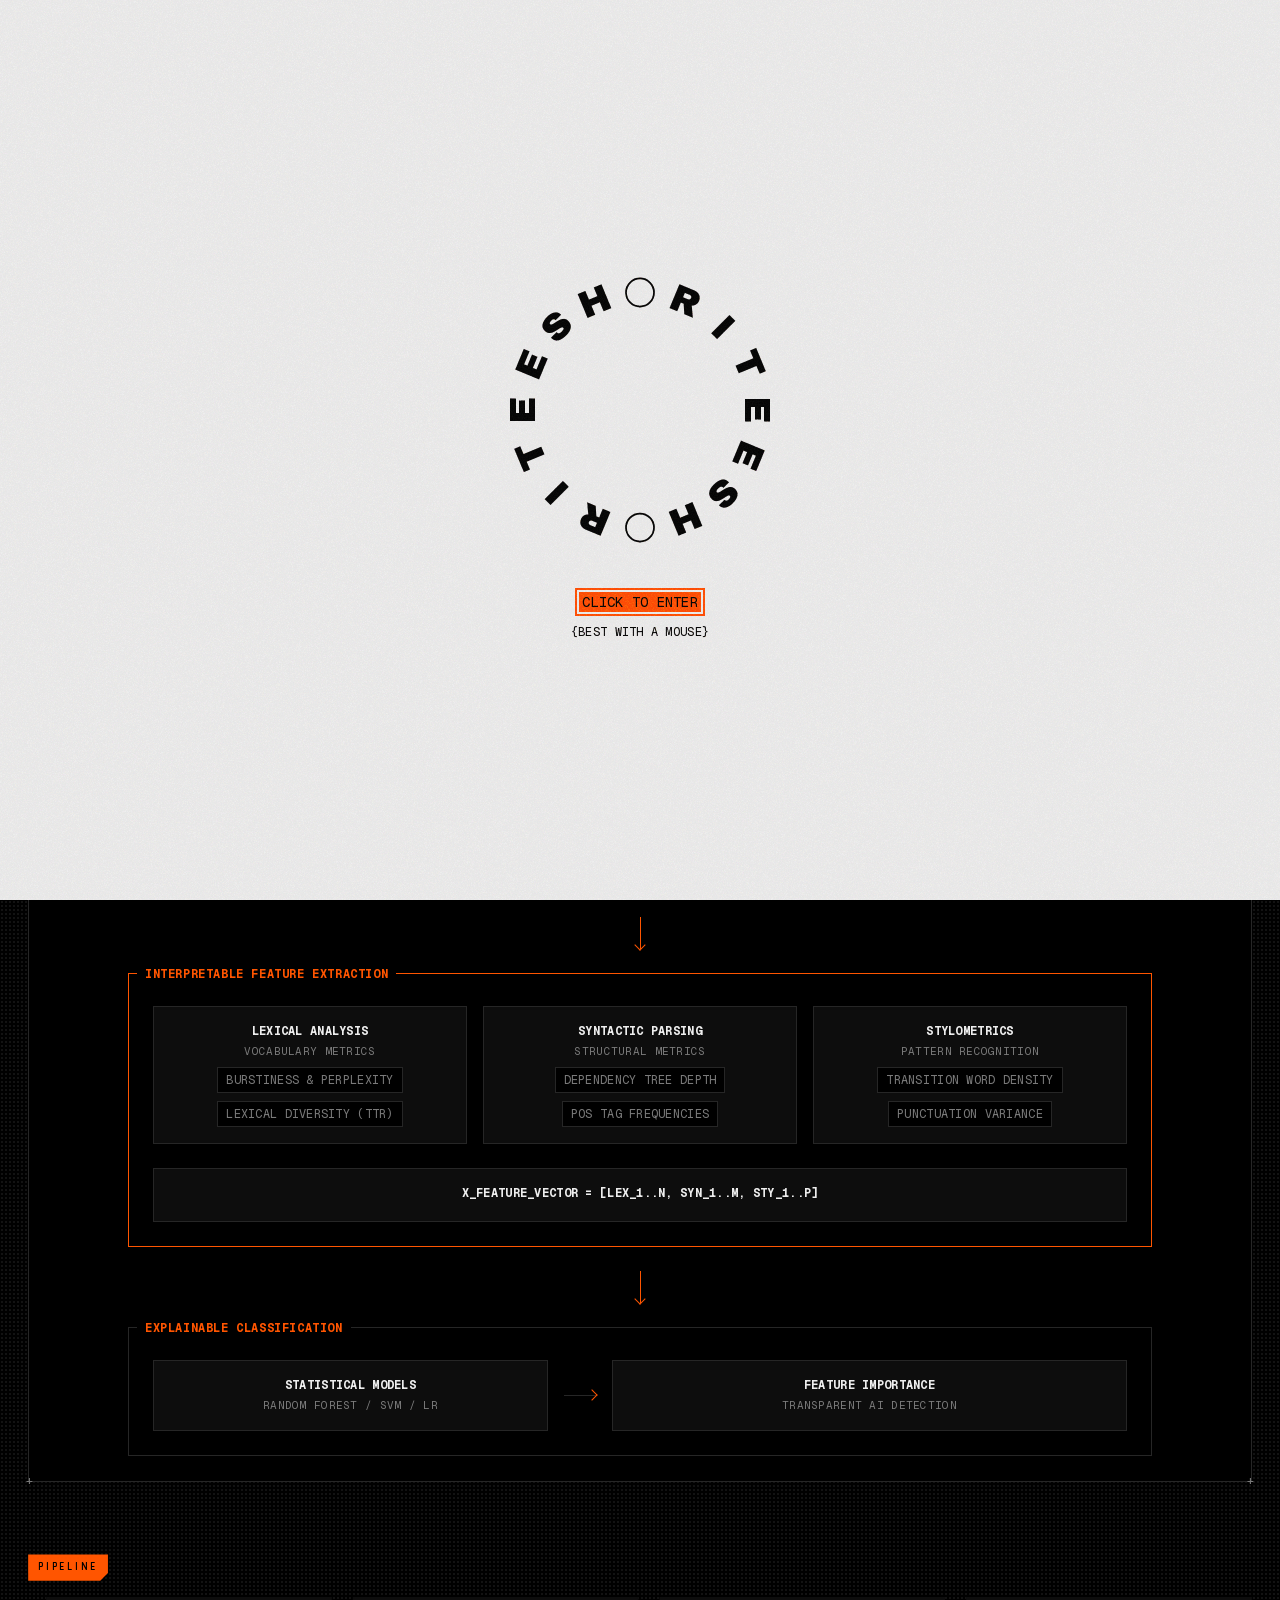
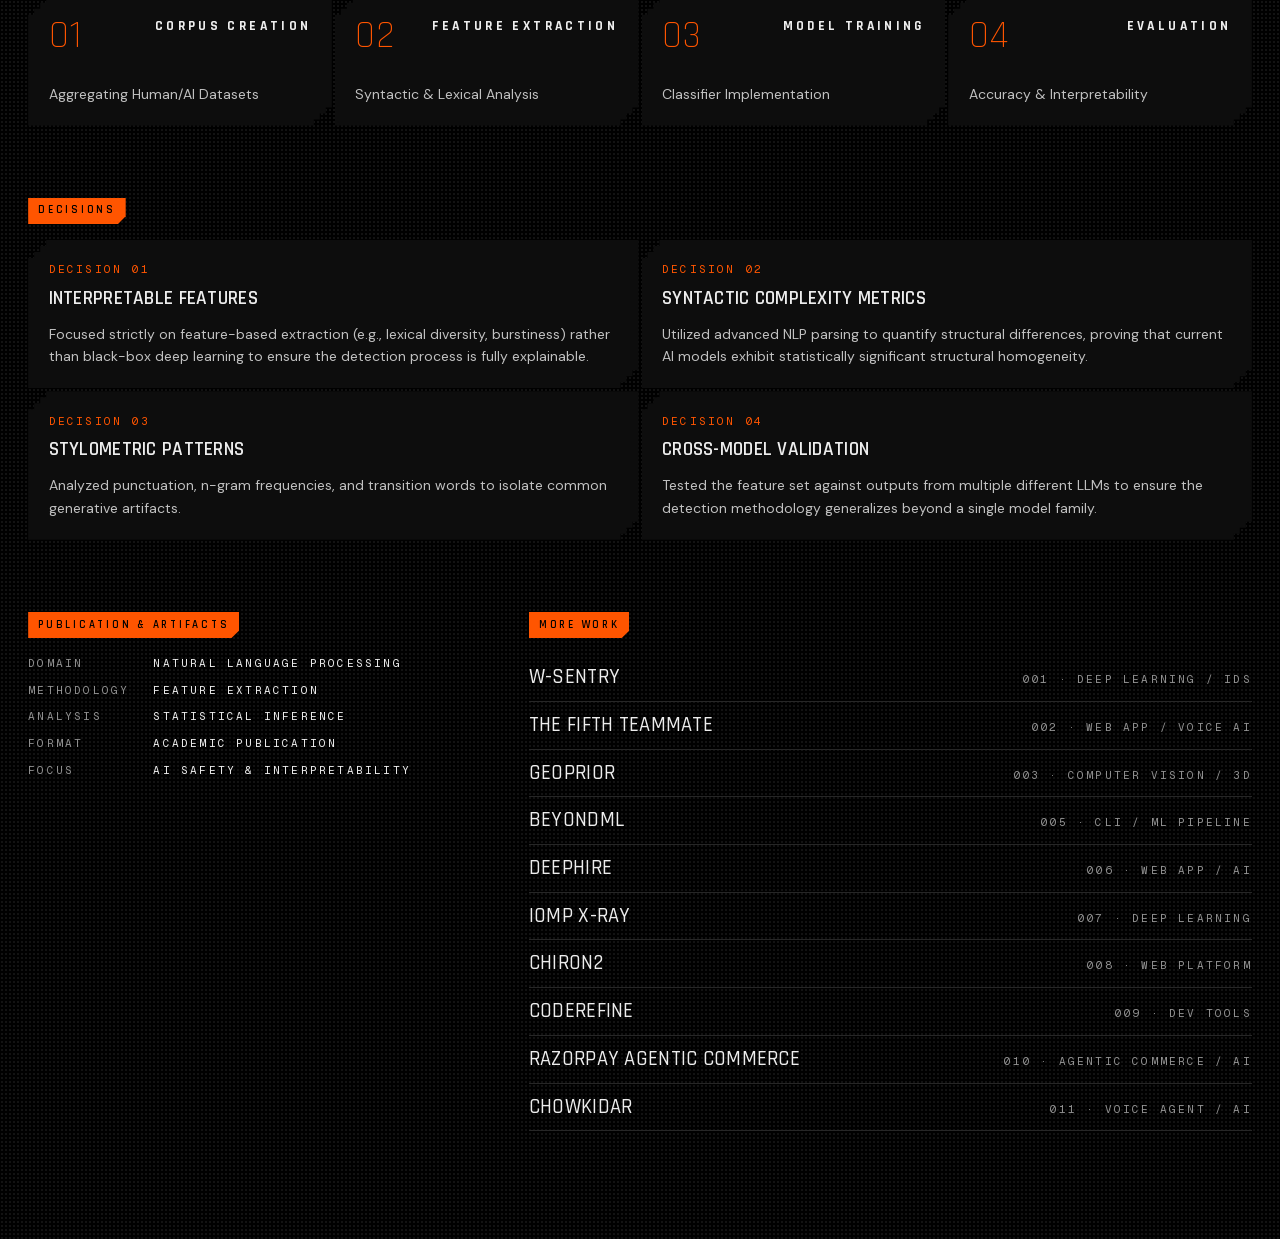
<file: project/research-paper/index.html>
<!DOCTYPE html><!--43F5_h7dYCyXOzy7yZbXa--><html lang="en"><head><meta charSet="utf-8"/><meta name="viewport" content="width=device-width, initial-scale=1"/><link rel="preload" href="/_next/static/media/3206eb66b875a5b3-s.p.e2b99870.woff2" as="font" crossorigin="" type="font/woff2"/><link rel="preload" href="/_next/static/media/5c285b27cdda1fe8-s.p.a62025f2.woff2" as="font" crossorigin="" type="font/woff2"/><link rel="preload" href="/_next/static/media/5e4d537aaa9e154b-s.p.01f07175.woff2" as="font" crossorigin="" type="font/woff2"/><link rel="preload" href="/_next/static/media/797e433ab948586e-s.p.29207c2f.woff2" as="font" crossorigin="" type="font/woff2"/><link rel="preload" href="/_next/static/media/9d8c99ccf2e734e7-s.p.b2ed600c.woff2" as="font" crossorigin="" type="font/woff2"/><link rel="preload" href="/_next/static/media/a079e02bba5bf7ab-s.p.7367eab7.woff2" as="font" crossorigin="" type="font/woff2"/><link rel="preload" href="/_next/static/media/a10c617c9026098c-s.p.ca7c307b.woff2" as="font" crossorigin="" type="font/woff2"/><link rel="preload" href="/_next/static/media/d23f31b94ad01e54-s.p.4b0b0c7e.woff2" as="font" crossorigin="" type="font/woff2"/><link rel="stylesheet" href="/_next/static/chunks/a9cc06f846c58216.css" data-precedence="next"/><link rel="stylesheet" href="/_next/static/chunks/f80a418465f2792e.css" data-precedence="next"/><link rel="preload" as="script" fetchPriority="low" href="/_next/static/chunks/f402a582c136d78f.js"/><script src="/_next/static/chunks/91adb7bdb9870c6a.js" async=""></script><script src="/_next/static/chunks/b7a3780483aba696.js" async=""></script><script src="/_next/static/chunks/3286a90db5baea98.js" async=""></script><script src="/_next/static/chunks/turbopack-1e8106f5658209a5.js" async=""></script><script src="/_next/static/chunks/7fb8e1210722aa96.js" async=""></script><script src="/_next/static/chunks/9efc8c238b36649e.js" async=""></script><script src="/_next/static/chunks/331bcca48c789d08.js" async=""></script><meta name="next-size-adjust" content=""/><title>RESEARCH — RITEESH THIRUVEEDHULA</title><meta name="description" content="Published at IEEE CCIC 2026, this paper shows AI-generated text can be detected with interpretable features instead of a black box. Over 42 stylometric, lexical and syntactic features reach 94.8% detection accuracy and hold up across several LLM families."/><link rel="icon" href="/icon.png?icon.7b75e9c1.png" sizes="256x256" type="image/png"/><script>try{if(sessionStorage.getItem('rt-intro-seen'))document.documentElement.dataset.intro='done'}catch(e){}</script><script src="/_next/static/chunks/a6dad97d9634a72d.js" noModule=""></script></head><body class="geist_mono_8d43a2aa-module__8Li5zG__variable archivo_black_543ab441-module__92e_sG__variable rajdhani_635f1ec8-module__oWRXIG__variable orbitron_cd47e22e-module__xMtCMG__variable dm_sans_851d885b-module__2r4mZq__variable antialiased"><div hidden=""><!--$--><!--/$--></div><div class="intro fixed inset-0" style="z-index:var(--z-intro)"><div class="absolute inset-0 flex flex-col items-center justify-center gap-8 overflow-hidden bg-paper text-ink"><div class="w-[min(40vw,300px)]"><svg viewBox="0 0 1200 1200" role="img" aria-label="Riteesh" class="logo-spin block w-full"><circle cx="600" cy="130" r="56" fill="none" stroke="currentColor" stroke-width="7" transform="rotate(0 600 600)"></circle><text x="600" y="130" text-anchor="middle" dominant-baseline="central" font-family="var(--font-logo), Arial Black, sans-serif" font-size="150" fill="currentColor" transform="rotate(22.5 600 600)">R</text><text x="600" y="130" text-anchor="middle" dominant-baseline="central" font-family="var(--font-logo), Arial Black, sans-serif" font-size="150" fill="currentColor" transform="rotate(45 600 600)">I</text><text x="600" y="130" text-anchor="middle" dominant-baseline="central" font-family="var(--font-logo), Arial Black, sans-serif" font-size="150" fill="currentColor" transform="rotate(67.5 600 600)">T</text><text x="600" y="130" text-anchor="middle" dominant-baseline="central" font-family="var(--font-logo), Arial Black, sans-serif" font-size="150" fill="currentColor" transform="rotate(90 600 600)">E</text><text x="600" y="130" text-anchor="middle" dominant-baseline="central" font-family="var(--font-logo), Arial Black, sans-serif" font-size="150" fill="currentColor" transform="rotate(112.5 600 600)">E</text><text x="600" y="130" text-anchor="middle" dominant-baseline="central" font-family="var(--font-logo), Arial Black, sans-serif" font-size="150" fill="currentColor" transform="rotate(135 600 600)">S</text><text x="600" y="130" text-anchor="middle" dominant-baseline="central" font-family="var(--font-logo), Arial Black, sans-serif" font-size="150" fill="currentColor" transform="rotate(157.5 600 600)">H</text><circle cx="600" cy="130" r="56" fill="none" stroke="currentColor" stroke-width="7" transform="rotate(180 600 600)"></circle><text x="600" y="130" text-anchor="middle" dominant-baseline="central" font-family="var(--font-logo), Arial Black, sans-serif" font-size="150" fill="currentColor" transform="rotate(202.5 600 600)">R</text><text x="600" y="130" text-anchor="middle" dominant-baseline="central" font-family="var(--font-logo), Arial Black, sans-serif" font-size="150" fill="currentColor" transform="rotate(225 600 600)">I</text><text x="600" y="130" text-anchor="middle" dominant-baseline="central" font-family="var(--font-logo), Arial Black, sans-serif" font-size="150" fill="currentColor" transform="rotate(247.5 600 600)">T</text><text x="600" y="130" text-anchor="middle" dominant-baseline="central" font-family="var(--font-logo), Arial Black, sans-serif" font-size="150" fill="currentColor" transform="rotate(270 600 600)">E</text><text x="600" y="130" text-anchor="middle" dominant-baseline="central" font-family="var(--font-logo), Arial Black, sans-serif" font-size="150" fill="currentColor" transform="rotate(292.5 600 600)">E</text><text x="600" y="130" text-anchor="middle" dominant-baseline="central" font-family="var(--font-logo), Arial Black, sans-serif" font-size="150" fill="currentColor" transform="rotate(315 600 600)">S</text><text x="600" y="130" text-anchor="middle" dominant-baseline="central" font-family="var(--font-logo), Arial Black, sans-serif" font-size="150" fill="currentColor" transform="rotate(337.5 600 600)">H</text></svg></div><div class="flex flex-col items-center gap-3"><button type="button" autofocus="" data-scramble="true" class="hl cursor-pointer px-2 py-1 text-sm">CLICK TO ENTER</button><p class="text-xs">{BEST WITH A MOUSE}</p></div></div></div><div aria-hidden="true" class="fixed inset-0 bg-ink/60" style="z-index:var(--z-menu);opacity:0;visibility:hidden"></div><nav id="site-menu" aria-label="Menu" inert="" class="fixed inset-x-0 top-0 flex min-h-[48vh] flex-col justify-end gap-7 bg-ink px-[2.2vw] pb-[2.4vw] pt-32 text-[13px] font-medium leading-[1.45] text-paper" style="z-index:var(--z-menu);visibility:hidden"><div class="flex flex-wrap items-center gap-x-5 gap-y-2"><span class="w-32 md:w-[22vw]">{LINKS}</span><a data-scramble="true" class="px-1 hover:bg-accent hover:text-ink focus-visible:bg-accent focus-visible:text-ink" href="https://www.linkedin.com/in/riteesh2k6" target="_blank" rel="noopener">LKDN</a><a data-scramble="true" class="px-1 hover:bg-accent hover:text-ink focus-visible:bg-accent focus-visible:text-ink" href="https://github.com/Riteesh-2k6" target="_blank" rel="noopener">GH</a><a data-scramble="true" class="px-1 hover:bg-accent hover:text-ink focus-visible:bg-accent focus-visible:text-ink" href="mailto:riteesh.vnsp@gmail.com">MAIL</a></div><div class="flex flex-wrap items-end justify-between gap-4"><div class="flex items-center gap-x-5"><span class="w-32 md:w-[22vw]">{RESUME}</span><a data-scramble="true" class="px-1 hover:bg-accent hover:text-ink focus-visible:bg-accent focus-visible:text-ink" href="/resume.pdf" target="_blank" rel="noopener">VIEW PDF</a></div><button type="button" data-scramble="true" class="px-1 hover:bg-accent hover:text-ink focus-visible:bg-accent focus-visible:text-ink cursor-pointer">CONTACT</button></div></nav><header class="fixed inset-x-0 top-0 grid grid-cols-[1fr_auto] items-start px-[2.2vw] pt-[max(16px,1.6vw)] text-[11px] leading-[1.7] tracking-[0.2em] text-paper md:grid-cols-5" style="z-index:var(--z-header)"><a href="/" aria-label="Home" data-cursor-label="HOME" class="flex items-center gap-3 self-center"><svg viewBox="0 0 1200 1200" role="img" aria-label="Riteesh" aria-hidden="true" class="logo-spin block w-[max(44px,3.4vw)]"><circle cx="600" cy="130" r="56" fill="none" stroke="currentColor" stroke-width="7" transform="rotate(0 600 600)"></circle><text x="600" y="130" text-anchor="middle" dominant-baseline="central" font-family="var(--font-logo), Arial Black, sans-serif" font-size="150" fill="currentColor" transform="rotate(22.5 600 600)">R</text><text x="600" y="130" text-anchor="middle" dominant-baseline="central" font-family="var(--font-logo), Arial Black, sans-serif" font-size="150" fill="currentColor" transform="rotate(45 600 600)">I</text><text x="600" y="130" text-anchor="middle" dominant-baseline="central" font-family="var(--font-logo), Arial Black, sans-serif" font-size="150" fill="currentColor" transform="rotate(67.5 600 600)">T</text><text x="600" y="130" text-anchor="middle" dominant-baseline="central" font-family="var(--font-logo), Arial Black, sans-serif" font-size="150" fill="currentColor" transform="rotate(90 600 600)">E</text><text x="600" y="130" text-anchor="middle" dominant-baseline="central" font-family="var(--font-logo), Arial Black, sans-serif" font-size="150" fill="currentColor" transform="rotate(112.5 600 600)">E</text><text x="600" y="130" text-anchor="middle" dominant-baseline="central" font-family="var(--font-logo), Arial Black, sans-serif" font-size="150" fill="currentColor" transform="rotate(135 600 600)">S</text><text x="600" y="130" text-anchor="middle" dominant-baseline="central" font-family="var(--font-logo), Arial Black, sans-serif" font-size="150" fill="currentColor" transform="rotate(157.5 600 600)">H</text><circle cx="600" cy="130" r="56" fill="none" stroke="currentColor" stroke-width="7" transform="rotate(180 600 600)"></circle><text x="600" y="130" text-anchor="middle" dominant-baseline="central" font-family="var(--font-logo), Arial Black, sans-serif" font-size="150" fill="currentColor" transform="rotate(202.5 600 600)">R</text><text x="600" y="130" text-anchor="middle" dominant-baseline="central" font-family="var(--font-logo), Arial Black, sans-serif" font-size="150" fill="currentColor" transform="rotate(225 600 600)">I</text><text x="600" y="130" text-anchor="middle" dominant-baseline="central" font-family="var(--font-logo), Arial Black, sans-serif" font-size="150" fill="currentColor" transform="rotate(247.5 600 600)">T</text><text x="600" y="130" text-anchor="middle" dominant-baseline="central" font-family="var(--font-logo), Arial Black, sans-serif" font-size="150" fill="currentColor" transform="rotate(270 600 600)">E</text><text x="600" y="130" text-anchor="middle" dominant-baseline="central" font-family="var(--font-logo), Arial Black, sans-serif" font-size="150" fill="currentColor" transform="rotate(292.5 600 600)">E</text><text x="600" y="130" text-anchor="middle" dominant-baseline="central" font-family="var(--font-logo), Arial Black, sans-serif" font-size="150" fill="currentColor" transform="rotate(315 600 600)">S</text><text x="600" y="130" text-anchor="middle" dominant-baseline="central" font-family="var(--font-logo), Arial Black, sans-serif" font-size="150" fill="currentColor" transform="rotate(337.5 600 600)">H</text></svg><span class="[text-shadow:0_0_6px_#000,0_0_2px_#000] font-tech text-[15px] font-bold tracking-normal">RITEESH VNSP</span></a><p class="hidden self-center md:block"><span class="[text-shadow:0_0_6px_#000,0_0_2px_#000] text-paper/70">PORTFOLIO - <span class="text-paper">V2</span></span></p><div class="hidden gap-5 self-center md:flex"><a href="/project/geoprior/" data-scramble="true" data-cursor-label="PREV" class="[text-shadow:0_0_6px_#000,0_0_2px_#000]">PREV</a><a href="/project/beyondml/" data-scramble="true" data-cursor-label="NEXT" class="[text-shadow:0_0_6px_#000,0_0_2px_#000]">NEXT</a></div><p class="hidden text-paper/70 md:block"><span class="[text-shadow:0_0_6px_#000,0_0_2px_#000]">HYDERABAD, IN</span><br/><span class="[text-shadow:0_0_6px_#000,0_0_2px_#000]"> </span></p><div class="flex items-start justify-between gap-4"><p class="hidden text-paper/70 md:block"><span class="[text-shadow:0_0_6px_#000,0_0_2px_#000]">17°23&#x27;06.0&quot;N</span><br/><span class="[text-shadow:0_0_6px_#000,0_0_2px_#000]">78°29&#x27;12.0&quot;E</span></p><button type="button" aria-expanded="false" aria-controls="site-menu" class="relative cursor-pointer bg-surface px-[1.4em] py-[0.6em] font-tech text-[15px] font-bold tracking-normal text-paper"><span aria-hidden="true" class="absolute left-0 top-0 h-2 w-2 border-l-2 border-t-2 border-accent"></span><span aria-hidden="true" class="absolute bottom-0 right-0 h-2 w-2 border-b-2 border-r-2 border-accent"></span><span data-scramble="true">MENU</span></button></div></header><main class="dot-grid relative min-h-screen bg-ink px-[2.2vw] pb-[12vh] pt-[max(96px,15vh)] text-paper"><div aria-hidden="true" class="grid-lines pointer-events-none fixed inset-0 [--grid-line:rgb(255_255_255/0.07)]"></div><div aria-hidden="true" class="pointer-events-none fixed inset-x-0 top-0 z-30 h-[12vh] bg-gradient-to-b from-ink from-40% to-transparent"></div><div class="relative"><header class="grid items-end gap-x-[2.2vw] gap-y-8 lg:grid-cols-5"><div class="lg:col-span-3"><div class="flex items-center gap-4"><span class="notch inline-block bg-accent px-[0.9em] py-[0.35em] font-tech font-semibold tracking-[0.25em] text-ink text-[11px] leading-[1.7] tracking-[0.2em]">004 / 011</span><span class="flex items-center gap-2 text-paper/70 text-[11px] leading-[1.7] tracking-[0.2em]"><span class="inline-block h-2 w-2 bg-dim"></span>PUBLISHED</span></div><h1 class="mt-3 font-tech text-[clamp(48px,7vw,140px)] font-light leading-[0.85]">RESEARCH</h1><p class="mt-3 text-paper/70 text-[11px] leading-[1.7] tracking-[0.2em]">AI TEXT IDENTIFICATION</p><p class="mt-6 max-w-[62ch] font-body text-[clamp(14px,1.05vw,18px)] font-normal normal-case leading-[1.6] tracking-normal text-paper/80">Published at IEEE CCIC 2026, this paper shows AI-generated text can be detected with interpretable features instead of a black box. Over 42 stylometric, lexical and syntactic features reach 94.8% detection accuracy and hold up across several LLM families.</p></div><div class="lg:col-span-2"><dl class="grid grid-cols-[minmax(90px,auto)_1fr] gap-x-6 gap-y-2 text-[11px] leading-[1.7] tracking-[0.2em]"><div class="contents"><dt class="text-paper/60">TYPE</dt><dd>RESEARCH PAPER</dd></div><div class="contents"><dt class="text-paper/60">USERS</dt><dd>ACADEMIA</dd></div><div class="contents"><dt class="text-paper/60">STACK</dt><dd>NLP + STATISTICS</dd></div><div class="contents"><dt class="text-paper/60">LAUNCH</dt><dd>2026</dd></div><div class="contents"><dt class="text-paper/60">VERSION</dt><dd>FINAL</dd></div></dl></div></header><section class="mt-[6vh] grid grid-cols-3 gap-[3px]"><article class="pixel-corners bg-surface p-[clamp(16px,1.6vw,28px)] flex min-h-[clamp(140px,22vh,240px)] flex-col justify-between"><p class="text-right font-tech text-[clamp(12px,1.05vw,19px)] font-bold tracking-[0.25em] whitespace-pre-line">Detection
Accuracy</p><p class="font-tech text-[clamp(36px,4.6vw,96px)] font-medium leading-none">94.8%</p></article><article class="pixel-corners bg-surface p-[clamp(16px,1.6vw,28px)] flex min-h-[clamp(140px,22vh,240px)] flex-col justify-between"><p class="text-right font-tech text-[clamp(12px,1.05vw,19px)] font-bold tracking-[0.25em] whitespace-pre-line">Stylometric
Features</p><p class="font-tech text-[clamp(36px,4.6vw,96px)] font-medium leading-none">42+</p></article><article class="pixel-corners bg-surface p-[clamp(16px,1.6vw,28px)] flex min-h-[clamp(140px,22vh,240px)] flex-col justify-between"><p class="text-right font-tech text-[clamp(12px,1.05vw,19px)] font-bold tracking-[0.25em] whitespace-pre-line">Research
Paper</p><p class="font-tech text-[clamp(36px,4.6vw,96px)] font-medium leading-none">1</p></article></section><section class="mt-[8vh]"><span class="notch inline-block bg-accent px-[0.9em] py-[0.35em] font-tech font-semibold tracking-[0.25em] text-ink text-[11px] leading-[1.7] tracking-[0.2em]">SYSTEM ARCHITECTURE</span><div class="relative border border-line mt-4 bg-ink"><span aria-hidden="true" class="absolute left-0 top-0 -translate-x-1/2 -translate-y-1/2 text-[12px] leading-none text-dim">+</span><span aria-hidden="true" class="absolute right-0 top-0 translate-x-1/2 -translate-y-1/2 text-[12px] leading-none text-dim">+</span><span aria-hidden="true" class="absolute bottom-0 left-0 -translate-x-1/2 translate-y-1/2 text-[12px] leading-none text-dim">+</span><span aria-hidden="true" class="absolute bottom-0 right-0 translate-x-1/2 translate-y-1/2 text-[12px] leading-none text-dim">+</span><div class="overflow-x-auto p-[clamp(16px,2vw,32px)]"><div class="min-w-[700px] text-[11px]"><div class="flex flex-col gap-6 w-full max-w-5xl mx-auto font-pixel"><div class="flex flex-col md:flex-row gap-4 items-stretch md:items-center border border-border p-6 pt-8 relative bg-background"><div class="absolute -top-2 left-2 px-2 bg-background text-burnt-amber text-xs tracking-wider font-bold">DATA AGGREGATION</div><div style="flex-grow:1;flex-basis:0" class="border border-border p-4 text-center bg-surface break-words"><div class="text-primary text-xs font-bold mb-1">Human Authored Data</div><div class="text-[11px] text-secondary">Essays, Articles, Journals</div></div><div style="flex-grow:1;flex-basis:0" class="border border-border p-4 text-center bg-surface break-words"><div class="text-primary text-xs font-bold mb-1">+</div></div><div style="flex-grow:1;flex-basis:0" class="border border-border p-4 text-center bg-surface break-words"><div class="text-primary text-xs font-bold mb-1">LLM Generated Data</div><div class="text-[11px] text-secondary">GPT-4, Llama, Claude</div></div></div><div class="hidden md:flex justify-center"><div class="w-[1px] h-8 bg-burnt-amber relative"><div class="absolute bottom-0 -left-1 w-2 h-2 border-b border-r border-burnt-amber rotate-45"></div></div></div><div class="flex flex-col gap-6 border border-burnt-amber p-6 pt-8 relative bg-background"><div class="absolute -top-2 left-2 px-2 bg-background text-burnt-amber text-xs tracking-wider font-bold">INTERPRETABLE FEATURE EXTRACTION</div><div class="flex flex-col md:flex-row gap-4 items-stretch md:items-center"><div style="flex-grow:1;flex-basis:0" class="border border-border p-4 text-center bg-surface break-words"><div class="text-primary text-xs font-bold mb-1">Lexical Analysis</div><div class="text-[11px] text-secondary">Vocabulary Metrics</div><div class="flex flex-wrap gap-2 justify-center mt-2"><span class="border border-border bg-background px-2 py-1 text-xs text-secondary">Burstiness &amp; Perplexity</span><span class="border border-border bg-background px-2 py-1 text-xs text-secondary">Lexical Diversity (TTR)</span></div></div><div style="flex-grow:1;flex-basis:0" class="border border-border p-4 text-center bg-surface break-words"><div class="text-primary text-xs font-bold mb-1">Syntactic Parsing</div><div class="text-[11px] text-secondary">Structural Metrics</div><div class="flex flex-wrap gap-2 justify-center mt-2"><span class="border border-border bg-background px-2 py-1 text-xs text-secondary">Dependency Tree Depth</span><span class="border border-border bg-background px-2 py-1 text-xs text-secondary">POS Tag Frequencies</span></div></div><div style="flex-grow:1;flex-basis:0" class="border border-border p-4 text-center bg-surface break-words"><div class="text-primary text-xs font-bold mb-1">Stylometrics</div><div class="text-[11px] text-secondary">Pattern Recognition</div><div class="flex flex-wrap gap-2 justify-center mt-2"><span class="border border-border bg-background px-2 py-1 text-xs text-secondary">Transition Word Density</span><span class="border border-border bg-background px-2 py-1 text-xs text-secondary">Punctuation Variance</span></div></div></div><div class="border border-border p-4 text-center bg-surface break-words"><div class="text-primary text-xs font-bold mb-1">X_feature_vector = [lex_1..n, syn_1..m, sty_1..p]</div></div></div><div class="hidden md:flex justify-center"><div class="w-[1px] h-8 bg-burnt-amber relative"><div class="absolute bottom-0 -left-1 w-2 h-2 border-b border-r border-burnt-amber rotate-45"></div></div></div><div class="flex flex-col md:flex-row gap-4 items-stretch md:items-center border border-border p-6 pt-8 relative bg-background"><div class="absolute -top-2 left-2 px-2 bg-background text-burnt-amber text-xs tracking-wider font-bold">EXPLAINABLE CLASSIFICATION</div><div style="flex-grow:1.5;flex-basis:0" class="border border-border p-4 text-center bg-surface break-words"><div class="text-primary text-xs font-bold mb-1">Statistical Models</div><div class="text-[11px] text-secondary">Random Forest / SVM / LR</div></div><div class="hidden md:block w-8 h-[1px] bg-border relative shrink-0"><div class="absolute right-0 -top-1 w-2 h-2 border-t border-r border-burnt-amber rotate-45"></div></div><div style="flex-grow:2;flex-basis:0" class="border border-border p-4 text-center bg-surface break-words"><div class="text-primary text-xs font-bold mb-1">Feature Importance</div><div class="text-[11px] text-secondary">Transparent AI Detection</div></div></div></div></div></div></div></section><section class="mt-[8vh]"><span class="notch inline-block bg-accent px-[0.9em] py-[0.35em] font-tech font-semibold tracking-[0.25em] text-ink text-[11px] leading-[1.7] tracking-[0.2em]">PIPELINE</span><ol class="mt-4 grid gap-[3px] sm:grid-cols-2 lg:grid-cols-4"><li class="pixel-corners bg-surface p-[clamp(16px,1.6vw,28px)]"><div class="flex items-start justify-between"><span class="font-tech text-[clamp(32px,3vw,56px)] font-light leading-none text-accent">01</span><p class="text-right font-tech text-[clamp(12px,1.05vw,19px)] font-bold tracking-[0.25em]">Corpus Creation</p></div><p class="mt-[clamp(20px,3vh,40px)] font-body text-[clamp(14px,1.05vw,18px)] font-normal normal-case leading-[1.6] tracking-normal text-paper/80">Aggregating Human/AI Datasets</p></li><li class="pixel-corners bg-surface p-[clamp(16px,1.6vw,28px)]"><div class="flex items-start justify-between"><span class="font-tech text-[clamp(32px,3vw,56px)] font-light leading-none text-accent">02</span><p class="text-right font-tech text-[clamp(12px,1.05vw,19px)] font-bold tracking-[0.25em]">Feature Extraction</p></div><p class="mt-[clamp(20px,3vh,40px)] font-body text-[clamp(14px,1.05vw,18px)] font-normal normal-case leading-[1.6] tracking-normal text-paper/80">Syntactic &amp; Lexical Analysis</p></li><li class="pixel-corners bg-surface p-[clamp(16px,1.6vw,28px)]"><div class="flex items-start justify-between"><span class="font-tech text-[clamp(32px,3vw,56px)] font-light leading-none text-accent">03</span><p class="text-right font-tech text-[clamp(12px,1.05vw,19px)] font-bold tracking-[0.25em]">Model Training</p></div><p class="mt-[clamp(20px,3vh,40px)] font-body text-[clamp(14px,1.05vw,18px)] font-normal normal-case leading-[1.6] tracking-normal text-paper/80">Classifier Implementation</p></li><li class="pixel-corners bg-surface p-[clamp(16px,1.6vw,28px)]"><div class="flex items-start justify-between"><span class="font-tech text-[clamp(32px,3vw,56px)] font-light leading-none text-accent">04</span><p class="text-right font-tech text-[clamp(12px,1.05vw,19px)] font-bold tracking-[0.25em]">Evaluation</p></div><p class="mt-[clamp(20px,3vh,40px)] font-body text-[clamp(14px,1.05vw,18px)] font-normal normal-case leading-[1.6] tracking-normal text-paper/80">Accuracy &amp; Interpretability</p></li></ol></section><section class="mt-[8vh]"><span class="notch inline-block bg-accent px-[0.9em] py-[0.35em] font-tech font-semibold tracking-[0.25em] text-ink text-[11px] leading-[1.7] tracking-[0.2em]">DECISIONS</span><ul class="mt-4 grid gap-[3px] md:grid-cols-2"><li class="pixel-corners bg-surface p-[clamp(16px,1.6vw,28px)]"><p class="text-accent text-[11px] leading-[1.7] tracking-[0.2em]">DECISION 01</p><h3 class="mt-2 font-tech text-[clamp(18px,1.5vw,28px)] font-semibold leading-tight">Interpretable Features</h3><p class="mt-3 font-body text-[clamp(14px,1.05vw,18px)] font-normal normal-case leading-[1.6] tracking-normal text-paper/80">Focused strictly on feature-based extraction (e.g., lexical diversity, burstiness) rather than black-box deep learning to ensure the detection process is fully explainable.</p></li><li class="pixel-corners bg-surface p-[clamp(16px,1.6vw,28px)]"><p class="text-accent text-[11px] leading-[1.7] tracking-[0.2em]">DECISION 02</p><h3 class="mt-2 font-tech text-[clamp(18px,1.5vw,28px)] font-semibold leading-tight">Syntactic Complexity Metrics</h3><p class="mt-3 font-body text-[clamp(14px,1.05vw,18px)] font-normal normal-case leading-[1.6] tracking-normal text-paper/80">Utilized advanced NLP parsing to quantify structural differences, proving that current AI models exhibit statistically significant structural homogeneity.</p></li><li class="pixel-corners bg-surface p-[clamp(16px,1.6vw,28px)]"><p class="text-accent text-[11px] leading-[1.7] tracking-[0.2em]">DECISION 03</p><h3 class="mt-2 font-tech text-[clamp(18px,1.5vw,28px)] font-semibold leading-tight">Stylometric Patterns</h3><p class="mt-3 font-body text-[clamp(14px,1.05vw,18px)] font-normal normal-case leading-[1.6] tracking-normal text-paper/80">Analyzed punctuation, n-gram frequencies, and transition words to isolate common generative artifacts.</p></li><li class="pixel-corners bg-surface p-[clamp(16px,1.6vw,28px)]"><p class="text-accent text-[11px] leading-[1.7] tracking-[0.2em]">DECISION 04</p><h3 class="mt-2 font-tech text-[clamp(18px,1.5vw,28px)] font-semibold leading-tight">Cross-Model Validation</h3><p class="mt-3 font-body text-[clamp(14px,1.05vw,18px)] font-normal normal-case leading-[1.6] tracking-normal text-paper/80">Tested the feature set against outputs from multiple different LLMs to ensure the detection methodology generalizes beyond a single model family.</p></li></ul></section><section class="mt-[8vh] grid gap-[6vh] lg:grid-cols-5 lg:gap-[2.2vw]"><div class="lg:col-span-2"><span class="notch inline-block bg-accent px-[0.9em] py-[0.35em] font-tech font-semibold tracking-[0.25em] text-ink text-[11px] leading-[1.7] tracking-[0.2em]">PUBLICATION &amp; ARTIFACTS</span><div class="mt-4"><dl class="grid grid-cols-[minmax(90px,auto)_1fr] gap-x-6 gap-y-2 text-[11px] leading-[1.7] tracking-[0.2em]"><div class="contents"><dt class="text-paper/60">DOMAIN</dt><dd>Natural Language Processing</dd></div><div class="contents"><dt class="text-paper/60">METHODOLOGY</dt><dd>Feature Extraction</dd></div><div class="contents"><dt class="text-paper/60">ANALYSIS</dt><dd>Statistical Inference</dd></div><div class="contents"><dt class="text-paper/60">FORMAT</dt><dd>Academic Publication</dd></div><div class="contents"><dt class="text-paper/60">FOCUS</dt><dd>AI Safety &amp; Interpretability</dd></div></dl></div></div><div class="lg:col-span-3"><span class="notch inline-block bg-accent px-[0.9em] py-[0.35em] font-tech font-semibold tracking-[0.25em] text-ink text-[11px] leading-[1.7] tracking-[0.2em]">MORE WORK</span><ul class="mt-4"><li class="flex items-baseline justify-between gap-4 border-b border-line py-2"><a href="/project/w-sentry/" data-scramble="true" data-cursor-label="OPEN" class="font-tech text-[clamp(18px,1.6vw,30px)] font-medium transition-colors hover:text-accent">W-SENTRY</a><span class="text-paper/60 text-[11px] leading-[1.7] tracking-[0.2em]">001 · DEEP LEARNING / IDS</span></li><li class="flex items-baseline justify-between gap-4 border-b border-line py-2"><a href="/project/the-fifth-teammate/" data-scramble="true" data-cursor-label="OPEN" class="font-tech text-[clamp(18px,1.6vw,30px)] font-medium transition-colors hover:text-accent">THE FIFTH TEAMMATE</a><span class="text-paper/60 text-[11px] leading-[1.7] tracking-[0.2em]">002 · WEB APP / VOICE AI</span></li><li class="flex items-baseline justify-between gap-4 border-b border-line py-2"><a href="/project/geoprior/" data-scramble="true" data-cursor-label="OPEN" class="font-tech text-[clamp(18px,1.6vw,30px)] font-medium transition-colors hover:text-accent">GEOPRIOR</a><span class="text-paper/60 text-[11px] leading-[1.7] tracking-[0.2em]">003 · COMPUTER VISION / 3D</span></li><li class="flex items-baseline justify-between gap-4 border-b border-line py-2"><a href="/project/beyondml/" data-scramble="true" data-cursor-label="OPEN" class="font-tech text-[clamp(18px,1.6vw,30px)] font-medium transition-colors hover:text-accent">BEYONDML</a><span class="text-paper/60 text-[11px] leading-[1.7] tracking-[0.2em]">005 · CLI / ML PIPELINE</span></li><li class="flex items-baseline justify-between gap-4 border-b border-line py-2"><a href="/project/deephire/" data-scramble="true" data-cursor-label="OPEN" class="font-tech text-[clamp(18px,1.6vw,30px)] font-medium transition-colors hover:text-accent">DEEPHIRE</a><span class="text-paper/60 text-[11px] leading-[1.7] tracking-[0.2em]">006 · WEB APP / AI</span></li><li class="flex items-baseline justify-between gap-4 border-b border-line py-2"><a href="/project/iomp-xray/" data-scramble="true" data-cursor-label="OPEN" class="font-tech text-[clamp(18px,1.6vw,30px)] font-medium transition-colors hover:text-accent">IOMP X-RAY</a><span class="text-paper/60 text-[11px] leading-[1.7] tracking-[0.2em]">007 · DEEP LEARNING</span></li><li class="flex items-baseline justify-between gap-4 border-b border-line py-2"><a href="/project/chiron2/" data-scramble="true" data-cursor-label="OPEN" class="font-tech text-[clamp(18px,1.6vw,30px)] font-medium transition-colors hover:text-accent">CHIRON2</a><span class="text-paper/60 text-[11px] leading-[1.7] tracking-[0.2em]">008 · WEB PLATFORM</span></li><li class="flex items-baseline justify-between gap-4 border-b border-line py-2"><a href="/project/coderefine/" data-scramble="true" data-cursor-label="OPEN" class="font-tech text-[clamp(18px,1.6vw,30px)] font-medium transition-colors hover:text-accent">CODEREFINE</a><span class="text-paper/60 text-[11px] leading-[1.7] tracking-[0.2em]">009 · DEV TOOLS</span></li><li class="flex items-baseline justify-between gap-4 border-b border-line py-2"><a href="/project/razorpay-agentic-commerce/" data-scramble="true" data-cursor-label="OPEN" class="font-tech text-[clamp(18px,1.6vw,30px)] font-medium transition-colors hover:text-accent">RAZORPAY AGENTIC COMMERCE</a><span class="text-paper/60 text-[11px] leading-[1.7] tracking-[0.2em]">010 · AGENTIC COMMERCE / AI</span></li><li class="flex items-baseline justify-between gap-4 border-b border-line py-2"><a href="/project/chowkidar/" data-scramble="true" data-cursor-label="OPEN" class="font-tech text-[clamp(18px,1.6vw,30px)] font-medium transition-colors hover:text-accent">CHOWKIDAR</a><span class="text-paper/60 text-[11px] leading-[1.7] tracking-[0.2em]">011 · VOICE AGENT / AI</span></li></ul></div></section></div></main><!--$--><!--/$--><canvas aria-hidden="true" class="pointer-events-none fixed inset-0 h-screen w-screen" style="z-index:var(--z-transition)"></canvas><script src="/_next/static/chunks/f402a582c136d78f.js" id="_R_" async=""></script><script>(self.__next_f=self.__next_f||[]).push([0])</script><script>self.__next_f.push([1,"1:\"$Sreact.fragment\"\n2:I[65971,[\"/_next/static/chunks/7fb8e1210722aa96.js\",\"/_next/static/chunks/9efc8c238b36649e.js\"],\"default\"]\n3:I[34380,[\"/_next/static/chunks/7fb8e1210722aa96.js\",\"/_next/static/chunks/9efc8c238b36649e.js\"],\"default\"]\n4:I[57097,[\"/_next/static/chunks/7fb8e1210722aa96.js\",\"/_next/static/chunks/9efc8c238b36649e.js\"],\"default\"]\n5:I[84934,[\"/_next/static/chunks/7fb8e1210722aa96.js\",\"/_next/static/chunks/9efc8c238b36649e.js\"],\"TransitionProvider\"]\n6:I[40120,[\"/_next/static/chunks/7fb8e1210722aa96.js\",\"/_next/static/chunks/9efc8c238b36649e.js\"],\"default\"]\n7:I[47048,[\"/_next/static/chunks/7fb8e1210722aa96.js\",\"/_next/static/chunks/9efc8c238b36649e.js\"],\"default\"]\n8:I[39756,[\"/_next/static/chunks/331bcca48c789d08.js\"],\"default\"]\n9:I[37457,[\"/_next/static/chunks/331bcca48c789d08.js\"],\"default\"]\nb:I[97367,[\"/_next/static/chunks/331bcca48c789d08.js\"],\"OutletBoundary\"]\nd:I[11533,[\"/_next/static/chunks/331bcca48c789d08.js\"],\"AsyncMetadataOutlet\"]\nf:I[97367,[\"/_next/static/chunks/331bcca48c789d08.js\"],\"ViewportBoundary\"]\n11:I[97367,[\"/_next/static/chunks/331bcca48c789d08.js\"],\"MetadataBoundary\"]\n12:\"$Sreact.suspense\"\n14:I[68027,[\"/_next/static/chunks/7fb8e1210722aa96.js\",\"/_next/static/chunks/9efc8c238b36649e.js\"],\"default\"]\n:HL[\"/_next/static/chunks/a9cc06f846c58216.css\",\"style\"]\n:HL[\"/_next/static/chunks/f80a418465f2792e.css\",\"style\"]\n:HL[\"/_next/static/media/3206eb66b875a5b3-s.p.e2b99870.woff2\",\"font\",{\"crossOrigin\":\"\",\"type\":\"font/woff2\"}]\n:HL[\"/_next/static/media/5c285b27cdda1fe8-s.p.a62025f2.woff2\",\"font\",{\"crossOrigin\":\"\",\"type\":\"font/woff2\"}]\n:HL[\"/_next/static/media/5e4d537aaa9e154b-s.p.01f07175.woff2\",\"font\",{\"crossOrigin\":\"\",\"type\":\"font/woff2\"}]\n:HL[\"/_next/static/media/797e433ab948586e-s.p.29207c2f.woff2\",\"font\",{\"crossOrigin\":\"\",\"type\":\"font/woff2\"}]\n:HL[\"/_next/static/media/9d8c99ccf2e734e7-s.p.b2ed600c.woff2\",\"font\",{\"crossOrigin\":\"\",\"type\":\"font/woff2\"}]\n:HL[\"/_next/static/media/a079e02bba5bf7ab-s.p.7367eab7.woff2\",\"font\",{\"crossOrigin\":\"\",\"type\":\"font/woff2\"}]\n:HL[\"/_next/static/media/a10"])</script><script>self.__next_f.push([1,"c617c9026098c-s.p.ca7c307b.woff2\",\"font\",{\"crossOrigin\":\"\",\"type\":\"font/woff2\"}]\n:HL[\"/_next/static/media/d23f31b94ad01e54-s.p.4b0b0c7e.woff2\",\"font\",{\"crossOrigin\":\"\",\"type\":\"font/woff2\"}]\n"])</script><script>self.__next_f.push([1,"0:{\"P\":null,\"b\":\"43F5_h7dYCyXOzy7yZbXa\",\"p\":\"\",\"c\":[\"\",\"project\",\"research-paper\",\"\"],\"i\":false,\"f\":[[[\"\",{\"children\":[\"project\",{\"children\":[[\"slug\",\"research-paper\",\"d\"],{\"children\":[\"__PAGE__\",{}]}]}]},\"$undefined\",\"$undefined\",true],[\"\",[\"$\",\"$1\",\"c\",{\"children\":[[[\"$\",\"link\",\"0\",{\"rel\":\"stylesheet\",\"href\":\"/_next/static/chunks/a9cc06f846c58216.css\",\"precedence\":\"next\",\"crossOrigin\":\"$undefined\",\"nonce\":\"$undefined\"}],[\"$\",\"link\",\"1\",{\"rel\":\"stylesheet\",\"href\":\"/_next/static/chunks/f80a418465f2792e.css\",\"precedence\":\"next\",\"crossOrigin\":\"$undefined\",\"nonce\":\"$undefined\"}],[\"$\",\"script\",\"script-0\",{\"src\":\"/_next/static/chunks/7fb8e1210722aa96.js\",\"async\":true,\"nonce\":\"$undefined\"}],[\"$\",\"script\",\"script-1\",{\"src\":\"/_next/static/chunks/9efc8c238b36649e.js\",\"async\":true,\"nonce\":\"$undefined\"}]],[\"$\",\"html\",null,{\"lang\":\"en\",\"suppressHydrationWarning\":true,\"children\":[[\"$\",\"head\",null,{\"children\":[\"$\",\"script\",null,{\"dangerouslySetInnerHTML\":{\"__html\":\"try{if(sessionStorage.getItem('rt-intro-seen'))document.documentElement.dataset.intro='done'}catch(e){}\"}}]}],[\"$\",\"body\",null,{\"className\":\"geist_mono_8d43a2aa-module__8Li5zG__variable archivo_black_543ab441-module__92e_sG__variable rajdhani_635f1ec8-module__oWRXIG__variable orbitron_cd47e22e-module__xMtCMG__variable dm_sans_851d885b-module__2r4mZq__variable antialiased\",\"children\":[[\"$\",\"$L2\",null,{}],[\"$\",\"$L3\",null,{}],[\"$\",\"$L4\",null,{\"targetSelector\":\"a, button, [role='button'], [data-cursor-label]\",\"matchRadius\":false}],[\"$\",\"$L5\",null,{\"children\":[[\"$\",\"$L6\",null,{}],[\"$\",\"$L7\",null,{}],[\"$\",\"$L8\",null,{\"parallelRouterKey\":\"children\",\"error\":\"$undefined\",\"errorStyles\":\"$undefined\",\"errorScripts\":\"$undefined\",\"template\":[\"$\",\"$L9\",null,{}],\"templateStyles\":\"$undefined\",\"templateScripts\":\"$undefined\",\"notFound\":[[[\"$\",\"title\",null,{\"children\":\"404: This page could not be found.\"}],[\"$\",\"div\",null,{\"style\":{\"fontFamily\":\"system-ui,\\\"Segoe UI\\\",Roboto,Helvetica,Arial,sans-serif,\\\"Apple Color Emoji\\\",\\\"Segoe UI Emoji\\\"\",\"height\":\"100vh\",\"textAlign\":\"center\",\"display\":\"flex\",\"flexDirection\":\"column\",\"alignItems\":\"center\",\"justifyContent\":\"center\"},\"children\":[\"$\",\"div\",null,{\"children\":[[\"$\",\"style\",null,{\"dangerouslySetInnerHTML\":{\"__html\":\"body{color:#000;background:#fff;margin:0}.next-error-h1{border-right:1px solid rgba(0,0,0,.3)}@media (prefers-color-scheme:dark){body{color:#fff;background:#000}.next-error-h1{border-right:1px solid rgba(255,255,255,.3)}}\"}}],[\"$\",\"h1\",null,{\"className\":\"next-error-h1\",\"style\":{\"display\":\"inline-block\",\"margin\":\"0 20px 0 0\",\"padding\":\"0 23px 0 0\",\"fontSize\":24,\"fontWeight\":500,\"verticalAlign\":\"top\",\"lineHeight\":\"49px\"},\"children\":404}],[\"$\",\"div\",null,{\"style\":{\"display\":\"inline-block\"},\"children\":[\"$\",\"h2\",null,{\"style\":{\"fontSize\":14,\"fontWeight\":400,\"lineHeight\":\"49px\",\"margin\":0},\"children\":\"This page could not be found.\"}]}]]}]}]],[]],\"forbidden\":\"$undefined\",\"unauthorized\":\"$undefined\"}]]}]]}]]}]]}],{\"children\":[\"project\",[\"$\",\"$1\",\"c\",{\"children\":[null,[\"$\",\"$L8\",null,{\"parallelRouterKey\":\"children\",\"error\":\"$undefined\",\"errorStyles\":\"$undefined\",\"errorScripts\":\"$undefined\",\"template\":[\"$\",\"$L9\",null,{}],\"templateStyles\":\"$undefined\",\"templateScripts\":\"$undefined\",\"notFound\":\"$undefined\",\"forbidden\":\"$undefined\",\"unauthorized\":\"$undefined\"}]]}],{\"children\":[[\"slug\",\"research-paper\",\"d\"],[\"$\",\"$1\",\"c\",{\"children\":[null,[\"$\",\"$L8\",null,{\"parallelRouterKey\":\"children\",\"error\":\"$undefined\",\"errorStyles\":\"$undefined\",\"errorScripts\":\"$undefined\",\"template\":[\"$\",\"$L9\",null,{}],\"templateStyles\":\"$undefined\",\"templateScripts\":\"$undefined\",\"notFound\":\"$undefined\",\"forbidden\":\"$undefined\",\"unauthorized\":\"$undefined\"}]]}],{\"children\":[\"__PAGE__\",[\"$\",\"$1\",\"c\",{\"children\":[\"$La\",null,[\"$\",\"$Lb\",null,{\"children\":[\"$Lc\",[\"$\",\"$Ld\",null,{\"promise\":\"$@e\"}]]}]]}],{},null,false]},null,false]},null,false]},null,false],[\"$\",\"$1\",\"h\",{\"children\":[null,[[\"$\",\"$Lf\",null,{\"children\":\"$L10\"}],[\"$\",\"meta\",null,{\"name\":\"next-size-adjust\",\"content\":\"\"}]],[\"$\",\"$L11\",null,{\"children\":[\"$\",\"div\",null,{\"hidden\":true,\"children\":[\"$\",\"$12\",null,{\"fallback\":null,\"children\":\"$L13\"}]}]}]]}],false]],\"m\":\"$undefined\",\"G\":[\"$14\",[[\"$\",\"link\",\"0\",{\"rel\":\"stylesheet\",\"href\":\"/_next/static/chunks/a9cc06f846c58216.css\",\"precedence\":\"next\",\"crossOrigin\":\"$undefined\",\"nonce\":\"$undefined\"}],[\"$\",\"link\",\"1\",{\"rel\":\"stylesheet\",\"href\":\"/_next/static/chunks/f80a418465f2792e.css\",\"precedence\":\"next\",\"crossOrigin\":\"$undefined\",\"nonce\":\"$undefined\"}]]],\"s\":false,\"S\":true}\n"])</script><script>self.__next_f.push([1,"a:[\"$\",\"main\",null,{\"className\":\"dot-grid relative min-h-screen bg-ink px-[2.2vw] pb-[12vh] pt-[max(96px,15vh)] text-paper\",\"children\":[[\"$\",\"div\",null,{\"aria-hidden\":true,\"className\":\"grid-lines pointer-events-none fixed inset-0 [--grid-line:rgb(255_255_255/0.07)]\"}],[\"$\",\"div\",null,{\"aria-hidden\":true,\"className\":\"pointer-events-none fixed inset-x-0 top-0 z-30 h-[12vh] bg-gradient-to-b from-ink from-40% to-transparent\"}],[\"$\",\"div\",null,{\"className\":\"relative\",\"children\":[[\"$\",\"header\",null,{\"className\":\"grid items-end gap-x-[2.2vw] gap-y-8 lg:grid-cols-5\",\"children\":[[\"$\",\"div\",null,{\"className\":\"lg:col-span-3\",\"children\":[[\"$\",\"div\",null,{\"className\":\"flex items-center gap-4\",\"children\":[[\"$\",\"span\",null,{\"className\":\"notch inline-block bg-accent px-[0.9em] py-[0.35em] font-tech font-semibold tracking-[0.25em] text-ink text-[11px] leading-[1.7] tracking-[0.2em]\",\"children\":\"004 / 011\"}],[\"$\",\"span\",null,{\"className\":\"flex items-center gap-2 text-paper/70 text-[11px] leading-[1.7] tracking-[0.2em]\",\"children\":[[\"$\",\"span\",null,{\"className\":\"inline-block h-2 w-2 bg-dim\"}],\"PUBLISHED\"]}]]}],[\"$\",\"h1\",null,{\"className\":\"mt-3 font-tech text-[clamp(48px,7vw,140px)] font-light leading-[0.85]\",\"children\":\"RESEARCH\"}],[\"$\",\"p\",null,{\"className\":\"mt-3 text-paper/70 text-[11px] leading-[1.7] tracking-[0.2em]\",\"children\":\"AI TEXT IDENTIFICATION\"}],[\"$\",\"p\",null,{\"className\":\"mt-6 max-w-[62ch] font-body text-[clamp(14px,1.05vw,18px)] font-normal normal-case leading-[1.6] tracking-normal text-paper/80\",\"children\":\"Published at IEEE CCIC 2026, this paper shows AI-generated text can be detected with interpretable features instead of a black box. Over 42 stylometric, lexical and syntactic features reach 94.8% detection accuracy and hold up across several LLM families.\"}]]}],[\"$\",\"div\",null,{\"className\":\"lg:col-span-2\",\"children\":[\"$\",\"dl\",null,{\"className\":\"grid grid-cols-[minmax(90px,auto)_1fr] gap-x-6 gap-y-2 text-[11px] leading-[1.7] tracking-[0.2em]\",\"children\":[[\"$\",\"div\",\"TYPE\",{\"className\":\"contents\",\"children\":[[\"$\",\"dt\",null,{\"className\":\"text-paper/60\",\"children\":\"TYPE\"}],[\"$\",\"dd\",null,{\"children\":\"RESEARCH PAPER\"}]]}],[\"$\",\"div\",\"USERS\",{\"className\":\"contents\",\"children\":[[\"$\",\"dt\",null,{\"className\":\"text-paper/60\",\"children\":\"USERS\"}],[\"$\",\"dd\",null,{\"children\":\"ACADEMIA\"}]]}],[\"$\",\"div\",\"STACK\",{\"className\":\"contents\",\"children\":[[\"$\",\"dt\",null,{\"className\":\"text-paper/60\",\"children\":\"STACK\"}],[\"$\",\"dd\",null,{\"children\":\"NLP + STATISTICS\"}]]}],[\"$\",\"div\",\"LAUNCH\",{\"className\":\"contents\",\"children\":[[\"$\",\"dt\",null,{\"className\":\"text-paper/60\",\"children\":\"LAUNCH\"}],[\"$\",\"dd\",null,{\"children\":\"2026\"}]]}],[\"$\",\"div\",\"VERSION\",{\"className\":\"contents\",\"children\":[[\"$\",\"dt\",null,{\"className\":\"text-paper/60\",\"children\":\"VERSION\"}],[\"$\",\"dd\",null,{\"children\":\"FINAL\"}]]}]]}]}]]}],[\"$\",\"section\",null,{\"className\":\"mt-[6vh] grid grid-cols-3 gap-[3px]\",\"children\":[[\"$\",\"article\",\"0\",{\"className\":\"pixel-corners bg-surface p-[clamp(16px,1.6vw,28px)] flex min-h-[clamp(140px,22vh,240px)] flex-col justify-between\",\"children\":[[\"$\",\"p\",null,{\"className\":\"text-right font-tech text-[clamp(12px,1.05vw,19px)] font-bold tracking-[0.25em] whitespace-pre-line\",\"children\":\"Detection\\nAccuracy\"}],[\"$\",\"p\",null,{\"className\":\"font-tech text-[clamp(36px,4.6vw,96px)] font-medium leading-none\",\"children\":\"94.8%\"}]]}],[\"$\",\"article\",\"1\",{\"className\":\"pixel-corners bg-surface p-[clamp(16px,1.6vw,28px)] flex min-h-[clamp(140px,22vh,240px)] flex-col justify-between\",\"children\":[[\"$\",\"p\",null,{\"className\":\"text-right font-tech text-[clamp(12px,1.05vw,19px)] font-bold tracking-[0.25em] whitespace-pre-line\",\"children\":\"Stylometric\\nFeatures\"}],[\"$\",\"p\",null,{\"className\":\"font-tech text-[clamp(36px,4.6vw,96px)] font-medium leading-none\",\"children\":\"42+\"}]]}],[\"$\",\"article\",\"2\",{\"className\":\"pixel-corners bg-surface p-[clamp(16px,1.6vw,28px)] flex min-h-[clamp(140px,22vh,240px)] flex-col justify-between\",\"children\":[[\"$\",\"p\",null,{\"className\":\"text-right font-tech text-[clamp(12px,1.05vw,19px)] font-bold tracking-[0.25em] whitespace-pre-line\",\"children\":\"Research\\nPaper\"}],\"$L15\"]}]]}],\"$L16\",\"$L17\",\"$L18\",\"$L19\"]}]]}]\n"])</script><script>self.__next_f.push([1,"1f:I[84934,[\"/_next/static/chunks/7fb8e1210722aa96.js\",\"/_next/static/chunks/9efc8c238b36649e.js\"],\"TransitionLink\"]\n15:[\"$\",\"p\",null,{\"className\":\"font-tech text-[clamp(36px,4.6vw,96px)] font-medium leading-none\",\"children\":\"1\"}]\n"])</script><script>self.__next_f.push([1,"16:[\"$\",\"section\",null,{\"className\":\"mt-[8vh]\",\"children\":[[\"$\",\"span\",null,{\"className\":\"notch inline-block bg-accent px-[0.9em] py-[0.35em] font-tech font-semibold tracking-[0.25em] text-ink text-[11px] leading-[1.7] tracking-[0.2em]\",\"children\":\"SYSTEM ARCHITECTURE\"}],[\"$\",\"div\",null,{\"className\":\"relative border border-line mt-4 bg-ink\",\"children\":[[[\"$\",\"span\",\"left-0 top-0 -translate-x-1/2 -translate-y-1/2\",{\"aria-hidden\":true,\"className\":\"absolute left-0 top-0 -translate-x-1/2 -translate-y-1/2 text-[12px] leading-none text-dim\",\"children\":\"+\"}],[\"$\",\"span\",\"right-0 top-0 translate-x-1/2 -translate-y-1/2\",{\"aria-hidden\":true,\"className\":\"absolute right-0 top-0 translate-x-1/2 -translate-y-1/2 text-[12px] leading-none text-dim\",\"children\":\"+\"}],[\"$\",\"span\",\"bottom-0 left-0 -translate-x-1/2 translate-y-1/2\",{\"aria-hidden\":true,\"className\":\"absolute bottom-0 left-0 -translate-x-1/2 translate-y-1/2 text-[12px] leading-none text-dim\",\"children\":\"+\"}],[\"$\",\"span\",\"bottom-0 right-0 translate-x-1/2 translate-y-1/2\",{\"aria-hidden\":true,\"className\":\"absolute bottom-0 right-0 translate-x-1/2 translate-y-1/2 text-[12px] leading-none text-dim\",\"children\":\"+\"}]],[\"$\",\"div\",null,{\"className\":\"overflow-x-auto p-[clamp(16px,2vw,32px)]\",\"children\":[\"$\",\"div\",null,{\"className\":\"min-w-[700px] text-[11px]\",\"children\":[\"$\",\"div\",null,{\"style\":\"$undefined\",\"className\":\"flex flex-col gap-6 w-full max-w-5xl mx-auto font-pixel\",\"children\":[false,[[\"$\",\"div\",\"0\",{\"style\":\"$undefined\",\"className\":\"flex flex-col md:flex-row gap-4 items-stretch md:items-center border border-border p-6 pt-8 relative bg-background\",\"children\":[[\"$\",\"div\",null,{\"className\":\"absolute -top-2 left-2 px-2 bg-background text-burnt-amber text-xs tracking-wider font-bold\",\"children\":\"DATA AGGREGATION\"}],[[\"$\",\"div\",\"0\",{\"style\":{\"flexGrow\":1,\"flexBasis\":0},\"className\":\"border border-border p-4 text-center bg-surface break-words\",\"children\":[[\"$\",\"div\",null,{\"className\":\"text-primary text-xs font-bold mb-1\",\"children\":\"Human Authored Data\"}],[\"$\",\"div\",null,{\"className\":\"text-[11px] text-secondary\",\"children\":\"Essays, Articles, Journals\"}],\"$undefined\",\"$undefined\"]}],[\"$\",\"div\",\"1\",{\"style\":{\"flexGrow\":1,\"flexBasis\":0},\"className\":\"border border-border p-4 text-center bg-surface break-words\",\"children\":[[\"$\",\"div\",null,{\"className\":\"text-primary text-xs font-bold mb-1\",\"children\":\"+\"}],\"$undefined\",\"$undefined\",\"$undefined\"]}],[\"$\",\"div\",\"2\",{\"style\":{\"flexGrow\":1,\"flexBasis\":0},\"className\":\"border border-border p-4 text-center bg-surface break-words\",\"children\":[[\"$\",\"div\",null,{\"className\":\"text-primary text-xs font-bold mb-1\",\"children\":\"LLM Generated Data\"}],[\"$\",\"div\",null,{\"className\":\"text-[11px] text-secondary\",\"children\":\"GPT-4, Llama, Claude\"}],\"$undefined\",\"$undefined\"]}]]]}],[\"$\",\"div\",\"1\",{\"className\":\"hidden md:flex justify-center\",\"children\":[\"$\",\"div\",null,{\"className\":\"w-[1px] h-8 bg-burnt-amber relative\",\"children\":[\"$\",\"div\",null,{\"className\":\"absolute bottom-0 -left-1 w-2 h-2 border-b border-r border-burnt-amber rotate-45\"}]}]}],[\"$\",\"div\",\"2\",{\"style\":\"$undefined\",\"className\":\"flex flex-col gap-6 border border-burnt-amber p-6 pt-8 relative bg-background\",\"children\":[[\"$\",\"div\",null,{\"className\":\"absolute -top-2 left-2 px-2 bg-background text-burnt-amber text-xs tracking-wider font-bold\",\"children\":\"INTERPRETABLE FEATURE EXTRACTION\"}],[[\"$\",\"div\",\"0\",{\"style\":\"$undefined\",\"className\":\"flex flex-col md:flex-row gap-4 items-stretch md:items-center\",\"children\":[false,[[\"$\",\"div\",\"0\",{\"style\":{\"flexGrow\":1,\"flexBasis\":0},\"className\":\"border border-border p-4 text-center bg-surface break-words\",\"children\":[[\"$\",\"div\",null,{\"className\":\"text-primary text-xs font-bold mb-1\",\"children\":\"Lexical Analysis\"}],[\"$\",\"div\",null,{\"className\":\"text-[11px] text-secondary\",\"children\":\"Vocabulary Metrics\"}],[\"$\",\"div\",null,{\"className\":\"flex flex-wrap gap-2 justify-center mt-2\",\"children\":[[\"$\",\"span\",\"0\",{\"className\":\"border border-border bg-background px-2 py-1 text-xs text-secondary\",\"children\":\"Burstiness \u0026 Perplexity\"}],[\"$\",\"span\",\"1\",{\"className\":\"border border-border bg-background px-2 py-1 text-xs text-secondary\",\"children\":\"Lexical Diversity (TTR)\"}]]}],\"$undefined\"]}],\"$L1a\",\"$L1b\"]]}],\"$L1c\"]]}],\"$L1d\",\"$L1e\"]]}]}]}]]}]]}]\n"])</script><script>self.__next_f.push([1,"17:[\"$\",\"section\",null,{\"className\":\"mt-[8vh]\",\"children\":[[\"$\",\"span\",null,{\"className\":\"notch inline-block bg-accent px-[0.9em] py-[0.35em] font-tech font-semibold tracking-[0.25em] text-ink text-[11px] leading-[1.7] tracking-[0.2em]\",\"children\":\"PIPELINE\"}],[\"$\",\"ol\",null,{\"className\":\"mt-4 grid gap-[3px] sm:grid-cols-2 lg:grid-cols-4\",\"children\":[[\"$\",\"li\",\"1\",{\"className\":\"pixel-corners bg-surface p-[clamp(16px,1.6vw,28px)]\",\"children\":[[\"$\",\"div\",null,{\"className\":\"flex items-start justify-between\",\"children\":[[\"$\",\"span\",null,{\"className\":\"font-tech text-[clamp(32px,3vw,56px)] font-light leading-none text-accent\",\"children\":\"01\"}],[\"$\",\"p\",null,{\"className\":\"text-right font-tech text-[clamp(12px,1.05vw,19px)] font-bold tracking-[0.25em]\",\"children\":\"Corpus Creation\"}]]}],[\"$\",\"p\",null,{\"className\":\"mt-[clamp(20px,3vh,40px)] font-body text-[clamp(14px,1.05vw,18px)] font-normal normal-case leading-[1.6] tracking-normal text-paper/80\",\"children\":\"Aggregating Human/AI Datasets\"}]]}],[\"$\",\"li\",\"2\",{\"className\":\"pixel-corners bg-surface p-[clamp(16px,1.6vw,28px)]\",\"children\":[[\"$\",\"div\",null,{\"className\":\"flex items-start justify-between\",\"children\":[[\"$\",\"span\",null,{\"className\":\"font-tech text-[clamp(32px,3vw,56px)] font-light leading-none text-accent\",\"children\":\"02\"}],[\"$\",\"p\",null,{\"className\":\"text-right font-tech text-[clamp(12px,1.05vw,19px)] font-bold tracking-[0.25em]\",\"children\":\"Feature Extraction\"}]]}],[\"$\",\"p\",null,{\"className\":\"mt-[clamp(20px,3vh,40px)] font-body text-[clamp(14px,1.05vw,18px)] font-normal normal-case leading-[1.6] tracking-normal text-paper/80\",\"children\":\"Syntactic \u0026 Lexical Analysis\"}]]}],[\"$\",\"li\",\"3\",{\"className\":\"pixel-corners bg-surface p-[clamp(16px,1.6vw,28px)]\",\"children\":[[\"$\",\"div\",null,{\"className\":\"flex items-start justify-between\",\"children\":[[\"$\",\"span\",null,{\"className\":\"font-tech text-[clamp(32px,3vw,56px)] font-light leading-none text-accent\",\"children\":\"03\"}],[\"$\",\"p\",null,{\"className\":\"text-right font-tech text-[clamp(12px,1.05vw,19px)] font-bold tracking-[0.25em]\",\"children\":\"Model Training\"}]]}],[\"$\",\"p\",null,{\"className\":\"mt-[clamp(20px,3vh,40px)] font-body text-[clamp(14px,1.05vw,18px)] font-normal normal-case leading-[1.6] tracking-normal text-paper/80\",\"children\":\"Classifier Implementation\"}]]}],[\"$\",\"li\",\"4\",{\"className\":\"pixel-corners bg-surface p-[clamp(16px,1.6vw,28px)]\",\"children\":[[\"$\",\"div\",null,{\"className\":\"flex items-start justify-between\",\"children\":[[\"$\",\"span\",null,{\"className\":\"font-tech text-[clamp(32px,3vw,56px)] font-light leading-none text-accent\",\"children\":\"04\"}],[\"$\",\"p\",null,{\"className\":\"text-right font-tech text-[clamp(12px,1.05vw,19px)] font-bold tracking-[0.25em]\",\"children\":\"Evaluation\"}]]}],[\"$\",\"p\",null,{\"className\":\"mt-[clamp(20px,3vh,40px)] font-body text-[clamp(14px,1.05vw,18px)] font-normal normal-case leading-[1.6] tracking-normal text-paper/80\",\"children\":\"Accuracy \u0026 Interpretability\"}]]}]]}]]}]\n"])</script><script>self.__next_f.push([1,"18:[\"$\",\"section\",null,{\"className\":\"mt-[8vh]\",\"children\":[[\"$\",\"span\",null,{\"className\":\"notch inline-block bg-accent px-[0.9em] py-[0.35em] font-tech font-semibold tracking-[0.25em] text-ink text-[11px] leading-[1.7] tracking-[0.2em]\",\"children\":\"DECISIONS\"}],[\"$\",\"ul\",null,{\"className\":\"mt-4 grid gap-[3px] md:grid-cols-2\",\"children\":[[\"$\",\"li\",\"Interpretable Features\",{\"className\":\"pixel-corners bg-surface p-[clamp(16px,1.6vw,28px)]\",\"children\":[[\"$\",\"p\",null,{\"className\":\"text-accent text-[11px] leading-[1.7] tracking-[0.2em]\",\"children\":\"DECISION 01\"}],[\"$\",\"h3\",null,{\"className\":\"mt-2 font-tech text-[clamp(18px,1.5vw,28px)] font-semibold leading-tight\",\"children\":\"Interpretable Features\"}],[\"$\",\"p\",null,{\"className\":\"mt-3 font-body text-[clamp(14px,1.05vw,18px)] font-normal normal-case leading-[1.6] tracking-normal text-paper/80\",\"children\":\"Focused strictly on feature-based extraction (e.g., lexical diversity, burstiness) rather than black-box deep learning to ensure the detection process is fully explainable.\"}]]}],[\"$\",\"li\",\"Syntactic Complexity Metrics\",{\"className\":\"pixel-corners bg-surface p-[clamp(16px,1.6vw,28px)]\",\"children\":[[\"$\",\"p\",null,{\"className\":\"text-accent text-[11px] leading-[1.7] tracking-[0.2em]\",\"children\":\"DECISION 02\"}],[\"$\",\"h3\",null,{\"className\":\"mt-2 font-tech text-[clamp(18px,1.5vw,28px)] font-semibold leading-tight\",\"children\":\"Syntactic Complexity Metrics\"}],[\"$\",\"p\",null,{\"className\":\"mt-3 font-body text-[clamp(14px,1.05vw,18px)] font-normal normal-case leading-[1.6] tracking-normal text-paper/80\",\"children\":\"Utilized advanced NLP parsing to quantify structural differences, proving that current AI models exhibit statistically significant structural homogeneity.\"}]]}],[\"$\",\"li\",\"Stylometric Patterns\",{\"className\":\"pixel-corners bg-surface p-[clamp(16px,1.6vw,28px)]\",\"children\":[[\"$\",\"p\",null,{\"className\":\"text-accent text-[11px] leading-[1.7] tracking-[0.2em]\",\"children\":\"DECISION 03\"}],[\"$\",\"h3\",null,{\"className\":\"mt-2 font-tech text-[clamp(18px,1.5vw,28px)] font-semibold leading-tight\",\"children\":\"Stylometric Patterns\"}],[\"$\",\"p\",null,{\"className\":\"mt-3 font-body text-[clamp(14px,1.05vw,18px)] font-normal normal-case leading-[1.6] tracking-normal text-paper/80\",\"children\":\"Analyzed punctuation, n-gram frequencies, and transition words to isolate common generative artifacts.\"}]]}],[\"$\",\"li\",\"Cross-Model Validation\",{\"className\":\"pixel-corners bg-surface p-[clamp(16px,1.6vw,28px)]\",\"children\":[[\"$\",\"p\",null,{\"className\":\"text-accent text-[11px] leading-[1.7] tracking-[0.2em]\",\"children\":\"DECISION 04\"}],[\"$\",\"h3\",null,{\"className\":\"mt-2 font-tech text-[clamp(18px,1.5vw,28px)] font-semibold leading-tight\",\"children\":\"Cross-Model Validation\"}],[\"$\",\"p\",null,{\"className\":\"mt-3 font-body text-[clamp(14px,1.05vw,18px)] font-normal normal-case leading-[1.6] tracking-normal text-paper/80\",\"children\":\"Tested the feature set against outputs from multiple different LLMs to ensure the detection methodology generalizes beyond a single model family.\"}]]}]]}]]}]\n"])</script><script>self.__next_f.push([1,"19:[\"$\",\"section\",null,{\"className\":\"mt-[8vh] grid gap-[6vh] lg:grid-cols-5 lg:gap-[2.2vw]\",\"children\":[[\"$\",\"div\",null,{\"className\":\"lg:col-span-2\",\"children\":[[\"$\",\"span\",null,{\"className\":\"notch inline-block bg-accent px-[0.9em] py-[0.35em] font-tech font-semibold tracking-[0.25em] text-ink text-[11px] leading-[1.7] tracking-[0.2em]\",\"children\":\"PUBLICATION \u0026 ARTIFACTS\"}],[\"$\",\"div\",null,{\"className\":\"mt-4\",\"children\":[\"$\",\"dl\",null,{\"className\":\"grid grid-cols-[minmax(90px,auto)_1fr] gap-x-6 gap-y-2 text-[11px] leading-[1.7] tracking-[0.2em]\",\"children\":[[\"$\",\"div\",\"DOMAIN\",{\"className\":\"contents\",\"children\":[[\"$\",\"dt\",null,{\"className\":\"text-paper/60\",\"children\":\"DOMAIN\"}],[\"$\",\"dd\",null,{\"children\":\"Natural Language Processing\"}]]}],[\"$\",\"div\",\"METHODOLOGY\",{\"className\":\"contents\",\"children\":[[\"$\",\"dt\",null,{\"className\":\"text-paper/60\",\"children\":\"METHODOLOGY\"}],[\"$\",\"dd\",null,{\"children\":\"Feature Extraction\"}]]}],[\"$\",\"div\",\"ANALYSIS\",{\"className\":\"contents\",\"children\":[[\"$\",\"dt\",null,{\"className\":\"text-paper/60\",\"children\":\"ANALYSIS\"}],[\"$\",\"dd\",null,{\"children\":\"Statistical Inference\"}]]}],[\"$\",\"div\",\"FORMAT\",{\"className\":\"contents\",\"children\":[[\"$\",\"dt\",null,{\"className\":\"text-paper/60\",\"children\":\"FORMAT\"}],[\"$\",\"dd\",null,{\"children\":\"Academic Publication\"}]]}],[\"$\",\"div\",\"FOCUS\",{\"className\":\"contents\",\"children\":[[\"$\",\"dt\",null,{\"className\":\"text-paper/60\",\"children\":\"FOCUS\"}],[\"$\",\"dd\",null,{\"children\":\"AI Safety \u0026 Interpretability\"}]]}]]}]}]]}],[\"$\",\"div\",null,{\"className\":\"lg:col-span-3\",\"children\":[[\"$\",\"span\",null,{\"className\":\"notch inline-block bg-accent px-[0.9em] py-[0.35em] font-tech font-semibold tracking-[0.25em] text-ink text-[11px] leading-[1.7] tracking-[0.2em]\",\"children\":\"MORE WORK\"}],[\"$\",\"ul\",null,{\"className\":\"mt-4\",\"children\":[[\"$\",\"li\",\"w-sentry\",{\"className\":\"flex items-baseline justify-between gap-4 border-b border-line py-2\",\"children\":[[\"$\",\"$L1f\",null,{\"href\":\"/project/w-sentry/\",\"data-scramble\":true,\"data-cursor-label\":\"OPEN\",\"className\":\"font-tech text-[clamp(18px,1.6vw,30px)] font-medium transition-colors hover:text-accent\",\"children\":\"W-SENTRY\"}],[\"$\",\"span\",null,{\"className\":\"text-paper/60 text-[11px] leading-[1.7] tracking-[0.2em]\",\"children\":\"001 · DEEP LEARNING / IDS\"}]]}],[\"$\",\"li\",\"the-fifth-teammate\",{\"className\":\"flex items-baseline justify-between gap-4 border-b border-line py-2\",\"children\":[[\"$\",\"$L1f\",null,{\"href\":\"/project/the-fifth-teammate/\",\"data-scramble\":true,\"data-cursor-label\":\"OPEN\",\"className\":\"font-tech text-[clamp(18px,1.6vw,30px)] font-medium transition-colors hover:text-accent\",\"children\":\"THE FIFTH TEAMMATE\"}],[\"$\",\"span\",null,{\"className\":\"text-paper/60 text-[11px] leading-[1.7] tracking-[0.2em]\",\"children\":\"002 · WEB APP / VOICE AI\"}]]}],[\"$\",\"li\",\"geoprior\",{\"className\":\"flex items-baseline justify-between gap-4 border-b border-line py-2\",\"children\":[[\"$\",\"$L1f\",null,{\"href\":\"/project/geoprior/\",\"data-scramble\":true,\"data-cursor-label\":\"OPEN\",\"className\":\"font-tech text-[clamp(18px,1.6vw,30px)] font-medium transition-colors hover:text-accent\",\"children\":\"GEOPRIOR\"}],[\"$\",\"span\",null,{\"className\":\"text-paper/60 text-[11px] leading-[1.7] tracking-[0.2em]\",\"children\":\"003 · COMPUTER VISION / 3D\"}]]}],[\"$\",\"li\",\"beyondml\",{\"className\":\"flex items-baseline justify-between gap-4 border-b border-line py-2\",\"children\":[[\"$\",\"$L1f\",null,{\"href\":\"/project/beyondml/\",\"data-scramble\":true,\"data-cursor-label\":\"OPEN\",\"className\":\"font-tech text-[clamp(18px,1.6vw,30px)] font-medium transition-colors hover:text-accent\",\"children\":\"BEYONDML\"}],[\"$\",\"span\",null,{\"className\":\"text-paper/60 text-[11px] leading-[1.7] tracking-[0.2em]\",\"children\":\"005 · CLI / ML PIPELINE\"}]]}],[\"$\",\"li\",\"deephire\",{\"className\":\"flex items-baseline justify-between gap-4 border-b border-line py-2\",\"children\":[[\"$\",\"$L1f\",null,{\"href\":\"/project/deephire/\",\"data-scramble\":true,\"data-cursor-label\":\"OPEN\",\"className\":\"font-tech text-[clamp(18px,1.6vw,30px)] font-medium transition-colors hover:text-accent\",\"children\":\"DEEPHIRE\"}],[\"$\",\"span\",null,{\"className\":\"text-paper/60 text-[11px] leading-[1.7] tracking-[0.2em]\",\"children\":\"006 · WEB APP / AI\"}]]}],\"$L20\",\"$L21\",\"$L22\",\"$L23\",\"$L24\"]}]]}]]}]\n"])</script><script>self.__next_f.push([1,"1a:[\"$\",\"div\",\"1\",{\"style\":{\"flexGrow\":1,\"flexBasis\":0},\"className\":\"border border-border p-4 text-center bg-surface break-words\",\"children\":[[\"$\",\"div\",null,{\"className\":\"text-primary text-xs font-bold mb-1\",\"children\":\"Syntactic Parsing\"}],[\"$\",\"div\",null,{\"className\":\"text-[11px] text-secondary\",\"children\":\"Structural Metrics\"}],[\"$\",\"div\",null,{\"className\":\"flex flex-wrap gap-2 justify-center mt-2\",\"children\":[[\"$\",\"span\",\"0\",{\"className\":\"border border-border bg-background px-2 py-1 text-xs text-secondary\",\"children\":\"Dependency Tree Depth\"}],[\"$\",\"span\",\"1\",{\"className\":\"border border-border bg-background px-2 py-1 text-xs text-secondary\",\"children\":\"POS Tag Frequencies\"}]]}],\"$undefined\"]}]\n"])</script><script>self.__next_f.push([1,"1b:[\"$\",\"div\",\"2\",{\"style\":{\"flexGrow\":1,\"flexBasis\":0},\"className\":\"border border-border p-4 text-center bg-surface break-words\",\"children\":[[\"$\",\"div\",null,{\"className\":\"text-primary text-xs font-bold mb-1\",\"children\":\"Stylometrics\"}],[\"$\",\"div\",null,{\"className\":\"text-[11px] text-secondary\",\"children\":\"Pattern Recognition\"}],[\"$\",\"div\",null,{\"className\":\"flex flex-wrap gap-2 justify-center mt-2\",\"children\":[[\"$\",\"span\",\"0\",{\"className\":\"border border-border bg-background px-2 py-1 text-xs text-secondary\",\"children\":\"Transition Word Density\"}],[\"$\",\"span\",\"1\",{\"className\":\"border border-border bg-background px-2 py-1 text-xs text-secondary\",\"children\":\"Punctuation Variance\"}]]}],\"$undefined\"]}]\n"])</script><script>self.__next_f.push([1,"1c:[\"$\",\"div\",\"1\",{\"style\":\"$undefined\",\"className\":\"border border-border p-4 text-center bg-surface break-words\",\"children\":[[\"$\",\"div\",null,{\"className\":\"text-primary text-xs font-bold mb-1\",\"children\":\"X_feature_vector = [lex_1..n, syn_1..m, sty_1..p]\"}],\"$undefined\",\"$undefined\",\"$undefined\"]}]\n1d:[\"$\",\"div\",\"3\",{\"className\":\"hidden md:flex justify-center\",\"children\":[\"$\",\"div\",null,{\"className\":\"w-[1px] h-8 bg-burnt-amber relative\",\"children\":[\"$\",\"div\",null,{\"className\":\"absolute bottom-0 -left-1 w-2 h-2 border-b border-r border-burnt-amber rotate-45\"}]}]}]\n"])</script><script>self.__next_f.push([1,"1e:[\"$\",\"div\",\"4\",{\"style\":\"$undefined\",\"className\":\"flex flex-col md:flex-row gap-4 items-stretch md:items-center border border-border p-6 pt-8 relative bg-background\",\"children\":[[\"$\",\"div\",null,{\"className\":\"absolute -top-2 left-2 px-2 bg-background text-burnt-amber text-xs tracking-wider font-bold\",\"children\":\"EXPLAINABLE CLASSIFICATION\"}],[[\"$\",\"div\",\"0\",{\"style\":{\"flexGrow\":1.5,\"flexBasis\":0},\"className\":\"border border-border p-4 text-center bg-surface break-words\",\"children\":[[\"$\",\"div\",null,{\"className\":\"text-primary text-xs font-bold mb-1\",\"children\":\"Statistical Models\"}],[\"$\",\"div\",null,{\"className\":\"text-[11px] text-secondary\",\"children\":\"Random Forest / SVM / LR\"}],\"$undefined\",\"$undefined\"]}],[\"$\",\"div\",\"1\",{\"className\":\"hidden md:block w-8 h-[1px] bg-border relative shrink-0\",\"children\":[[\"$\",\"div\",null,{\"className\":\"absolute right-0 -top-1 w-2 h-2 border-t border-r border-burnt-amber rotate-45\"}],false]}],[\"$\",\"div\",\"2\",{\"style\":{\"flexGrow\":2,\"flexBasis\":0},\"className\":\"border border-border p-4 text-center bg-surface break-words\",\"children\":[[\"$\",\"div\",null,{\"className\":\"text-primary text-xs font-bold mb-1\",\"children\":\"Feature Importance\"}],[\"$\",\"div\",null,{\"className\":\"text-[11px] text-secondary\",\"children\":\"Transparent AI Detection\"}],\"$undefined\",\"$undefined\"]}]]]}]\n"])</script><script>self.__next_f.push([1,"20:[\"$\",\"li\",\"iomp-xray\",{\"className\":\"flex items-baseline justify-between gap-4 border-b border-line py-2\",\"children\":[[\"$\",\"$L1f\",null,{\"href\":\"/project/iomp-xray/\",\"data-scramble\":true,\"data-cursor-label\":\"OPEN\",\"className\":\"font-tech text-[clamp(18px,1.6vw,30px)] font-medium transition-colors hover:text-accent\",\"children\":\"IOMP X-RAY\"}],[\"$\",\"span\",null,{\"className\":\"text-paper/60 text-[11px] leading-[1.7] tracking-[0.2em]\",\"children\":\"007 · DEEP LEARNING\"}]]}]\n21:[\"$\",\"li\",\"chiron2\",{\"className\":\"flex items-baseline justify-between gap-4 border-b border-line py-2\",\"children\":[[\"$\",\"$L1f\",null,{\"href\":\"/project/chiron2/\",\"data-scramble\":true,\"data-cursor-label\":\"OPEN\",\"className\":\"font-tech text-[clamp(18px,1.6vw,30px)] font-medium transition-colors hover:text-accent\",\"children\":\"CHIRON2\"}],[\"$\",\"span\",null,{\"className\":\"text-paper/60 text-[11px] leading-[1.7] tracking-[0.2em]\",\"children\":\"008 · WEB PLATFORM\"}]]}]\n22:[\"$\",\"li\",\"coderefine\",{\"className\":\"flex items-baseline justify-between gap-4 border-b border-line py-2\",\"children\":[[\"$\",\"$L1f\",null,{\"href\":\"/project/coderefine/\",\"data-scramble\":true,\"data-cursor-label\":\"OPEN\",\"className\":\"font-tech text-[clamp(18px,1.6vw,30px)] font-medium transition-colors hover:text-accent\",\"children\":\"CODEREFINE\"}],[\"$\",\"span\",null,{\"className\":\"text-paper/60 text-[11px] leading-[1.7] tracking-[0.2em]\",\"children\":\"009 · DEV TOOLS\"}]]}]\n23:[\"$\",\"li\",\"razorpay-agentic-commerce\",{\"className\":\"flex items-baseline justify-between gap-4 border-b border-line py-2\",\"children\":[[\"$\",\"$L1f\",null,{\"href\":\"/project/razorpay-agentic-commerce/\",\"data-scramble\":true,\"data-cursor-label\":\"OPEN\",\"className\":\"font-tech text-[clamp(18px,1.6vw,30px)] font-medium transition-colors hover:text-accent\",\"children\":\"RAZORPAY AGENTIC COMMERCE\"}],[\"$\",\"span\",null,{\"className\":\"text-paper/60 text-[11px] leading-[1.7] tracking-[0.2em]\",\"children\":\"010 · AGENTIC COMMERCE / AI\"}]]}]\n24:[\"$\",\"li\",\"chowkidar\",{\"className\":\"flex items-baseline justify-between gap-4 border-b border-line py-2\",\"children\":"])</script><script>self.__next_f.push([1,"[[\"$\",\"$L1f\",null,{\"href\":\"/project/chowkidar/\",\"data-scramble\":true,\"data-cursor-label\":\"OPEN\",\"className\":\"font-tech text-[clamp(18px,1.6vw,30px)] font-medium transition-colors hover:text-accent\",\"children\":\"CHOWKIDAR\"}],[\"$\",\"span\",null,{\"className\":\"text-paper/60 text-[11px] leading-[1.7] tracking-[0.2em]\",\"children\":\"011 · VOICE AGENT / AI\"}]]}]\n"])</script><script>self.__next_f.push([1,"10:[[\"$\",\"meta\",\"0\",{\"charSet\":\"utf-8\"}],[\"$\",\"meta\",\"1\",{\"name\":\"viewport\",\"content\":\"width=device-width, initial-scale=1\"}]]\nc:null\n"])</script><script>self.__next_f.push([1,"25:I[27201,[\"/_next/static/chunks/331bcca48c789d08.js\"],\"IconMark\"]\ne:{\"metadata\":[[\"$\",\"title\",\"0\",{\"children\":\"RESEARCH — RITEESH THIRUVEEDHULA\"}],[\"$\",\"meta\",\"1\",{\"name\":\"description\",\"content\":\"Published at IEEE CCIC 2026, this paper shows AI-generated text can be detected with interpretable features instead of a black box. Over 42 stylometric, lexical and syntactic features reach 94.8% detection accuracy and hold up across several LLM families.\"}],[\"$\",\"link\",\"2\",{\"rel\":\"icon\",\"href\":\"/icon.png?icon.7b75e9c1.png\",\"sizes\":\"256x256\",\"type\":\"image/png\"}],[\"$\",\"$L25\",\"3\",{}]],\"error\":null,\"digest\":\"$undefined\"}\n"])</script><script>self.__next_f.push([1,"13:\"$e:metadata\"\n"])</script></body></html>
</file>
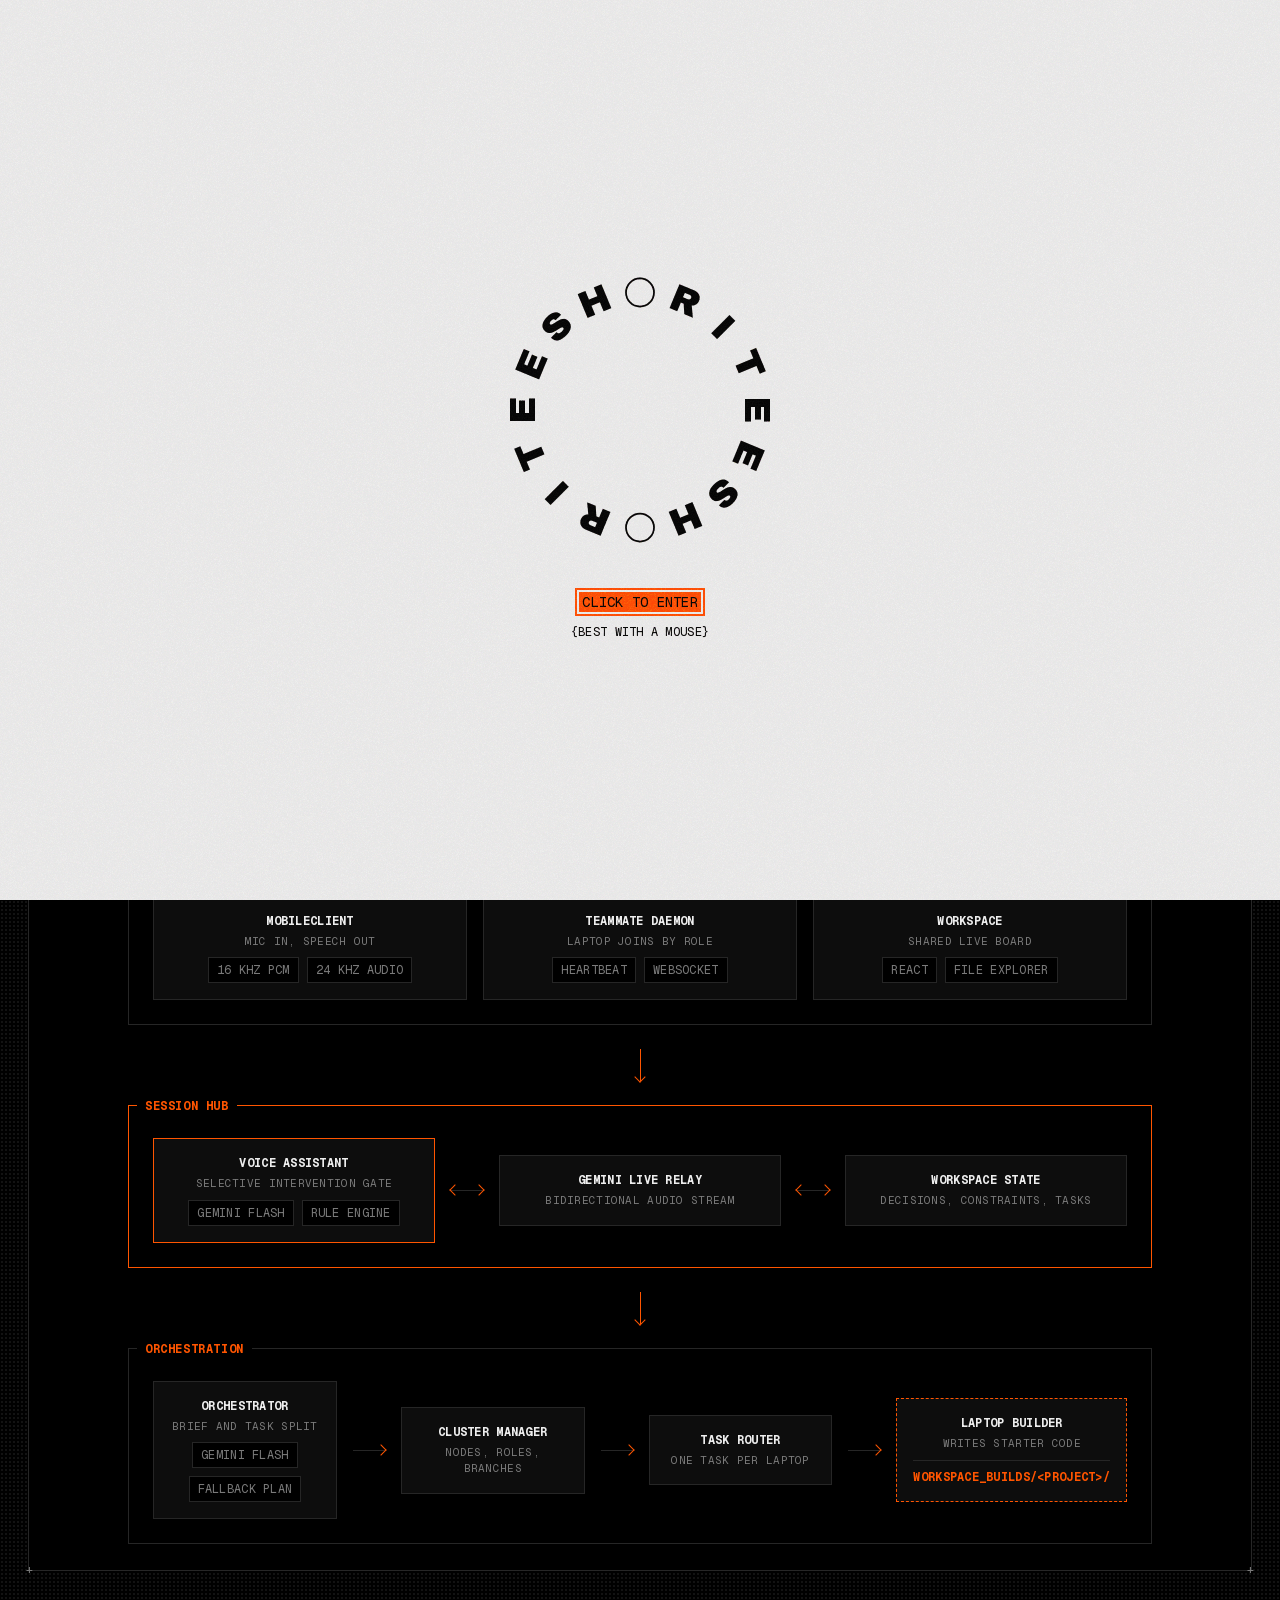
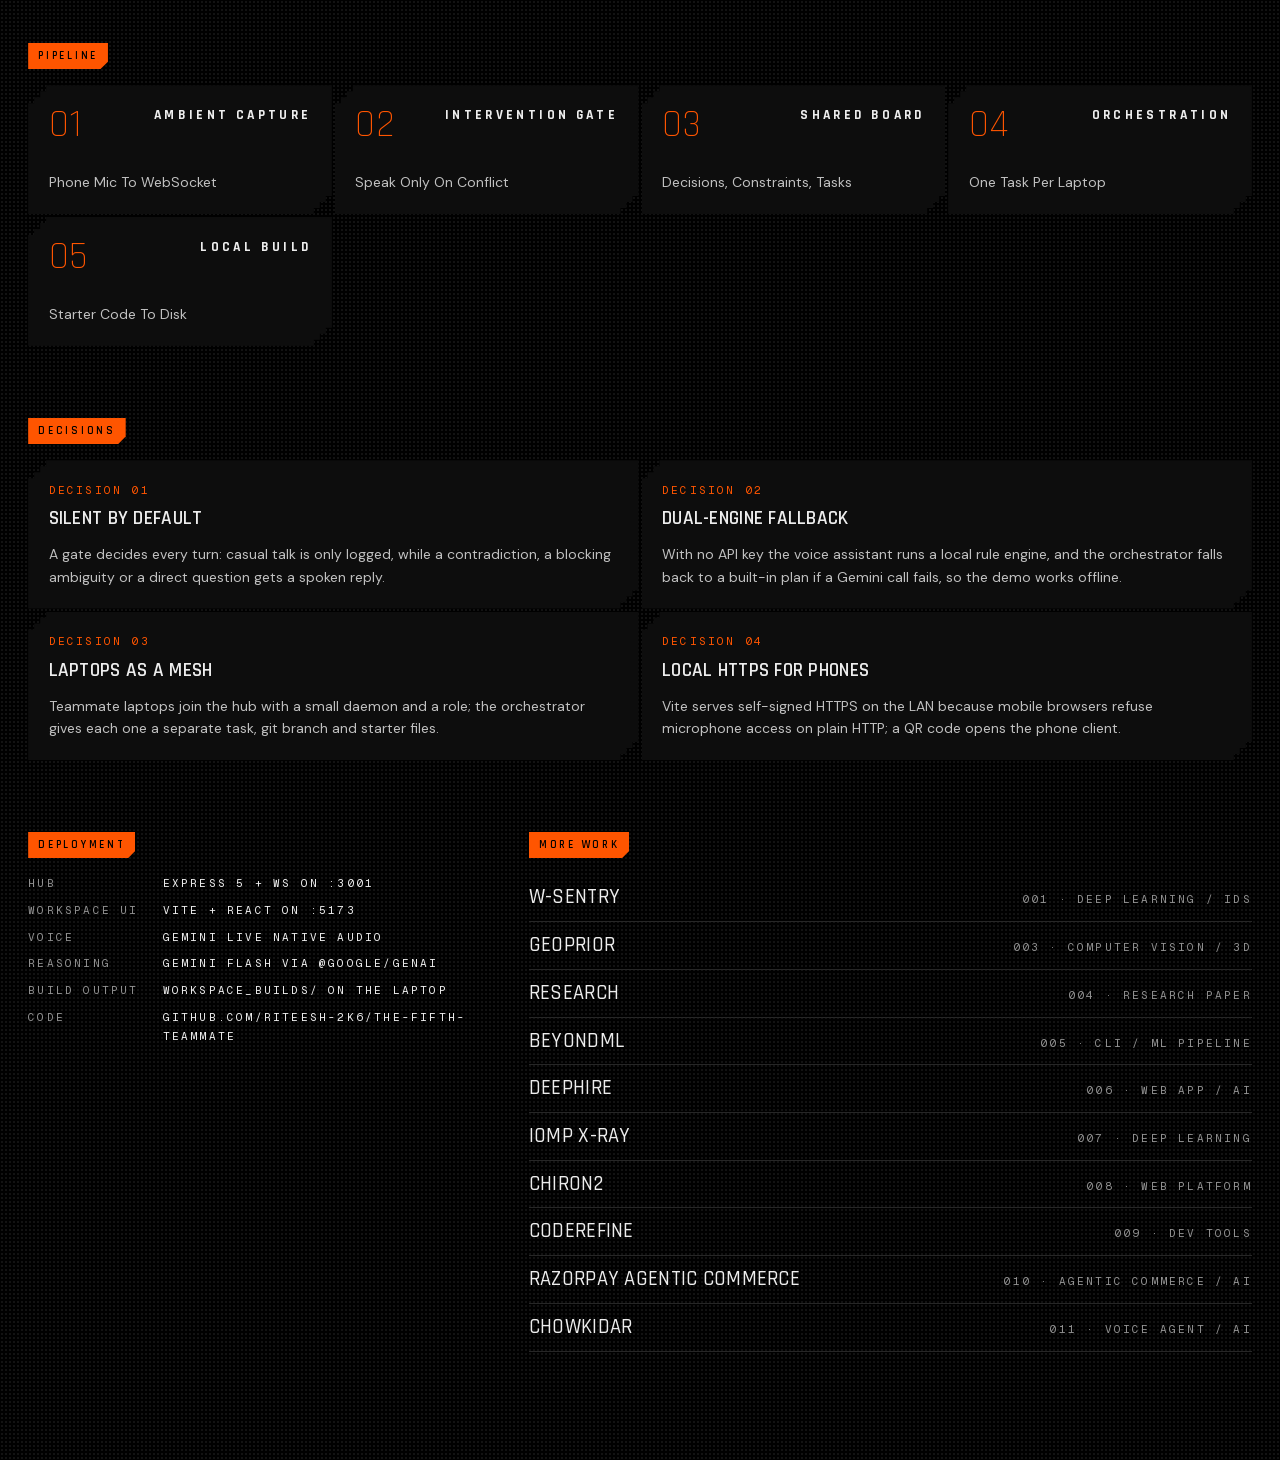
<file: project/the-fifth-teammate/index.html>
<!DOCTYPE html><!--43F5_h7dYCyXOzy7yZbXa--><html lang="en"><head><meta charSet="utf-8"/><meta name="viewport" content="width=device-width, initial-scale=1"/><link rel="preload" href="/_next/static/media/3206eb66b875a5b3-s.p.e2b99870.woff2" as="font" crossorigin="" type="font/woff2"/><link rel="preload" href="/_next/static/media/5c285b27cdda1fe8-s.p.a62025f2.woff2" as="font" crossorigin="" type="font/woff2"/><link rel="preload" href="/_next/static/media/5e4d537aaa9e154b-s.p.01f07175.woff2" as="font" crossorigin="" type="font/woff2"/><link rel="preload" href="/_next/static/media/797e433ab948586e-s.p.29207c2f.woff2" as="font" crossorigin="" type="font/woff2"/><link rel="preload" href="/_next/static/media/9d8c99ccf2e734e7-s.p.b2ed600c.woff2" as="font" crossorigin="" type="font/woff2"/><link rel="preload" href="/_next/static/media/a079e02bba5bf7ab-s.p.7367eab7.woff2" as="font" crossorigin="" type="font/woff2"/><link rel="preload" href="/_next/static/media/a10c617c9026098c-s.p.ca7c307b.woff2" as="font" crossorigin="" type="font/woff2"/><link rel="preload" href="/_next/static/media/d23f31b94ad01e54-s.p.4b0b0c7e.woff2" as="font" crossorigin="" type="font/woff2"/><link rel="stylesheet" href="/_next/static/chunks/a9cc06f846c58216.css" data-precedence="next"/><link rel="stylesheet" href="/_next/static/chunks/f80a418465f2792e.css" data-precedence="next"/><link rel="preload" as="script" fetchPriority="low" href="/_next/static/chunks/f402a582c136d78f.js"/><script src="/_next/static/chunks/91adb7bdb9870c6a.js" async=""></script><script src="/_next/static/chunks/b7a3780483aba696.js" async=""></script><script src="/_next/static/chunks/3286a90db5baea98.js" async=""></script><script src="/_next/static/chunks/turbopack-1e8106f5658209a5.js" async=""></script><script src="/_next/static/chunks/7fb8e1210722aa96.js" async=""></script><script src="/_next/static/chunks/9efc8c238b36649e.js" async=""></script><script src="/_next/static/chunks/331bcca48c789d08.js" async=""></script><meta name="next-size-adjust" content=""/><title>THE FIFTH TEAMMATE — RITEESH THIRUVEEDHULA</title><meta name="description" content="I built The Fifth Teammate for a hackathon track: it listens to a team brainstorm, flags conflicting technical choices out loud, then splits the agreed plan into per-laptop starter code. It runs fully offline on a local rule engine and switches to Gemini when an API key is present, so a venue Wi-Fi drop does not break the demo."/><link rel="icon" href="/icon.png?icon.7b75e9c1.png" sizes="256x256" type="image/png"/><script>try{if(sessionStorage.getItem('rt-intro-seen'))document.documentElement.dataset.intro='done'}catch(e){}</script><script src="/_next/static/chunks/a6dad97d9634a72d.js" noModule=""></script></head><body class="geist_mono_8d43a2aa-module__8Li5zG__variable archivo_black_543ab441-module__92e_sG__variable rajdhani_635f1ec8-module__oWRXIG__variable orbitron_cd47e22e-module__xMtCMG__variable dm_sans_851d885b-module__2r4mZq__variable antialiased"><div hidden=""><!--$--><!--/$--></div><div class="intro fixed inset-0" style="z-index:var(--z-intro)"><div class="absolute inset-0 flex flex-col items-center justify-center gap-8 overflow-hidden bg-paper text-ink"><div class="w-[min(40vw,300px)]"><svg viewBox="0 0 1200 1200" role="img" aria-label="Riteesh" class="logo-spin block w-full"><circle cx="600" cy="130" r="56" fill="none" stroke="currentColor" stroke-width="7" transform="rotate(0 600 600)"></circle><text x="600" y="130" text-anchor="middle" dominant-baseline="central" font-family="var(--font-logo), Arial Black, sans-serif" font-size="150" fill="currentColor" transform="rotate(22.5 600 600)">R</text><text x="600" y="130" text-anchor="middle" dominant-baseline="central" font-family="var(--font-logo), Arial Black, sans-serif" font-size="150" fill="currentColor" transform="rotate(45 600 600)">I</text><text x="600" y="130" text-anchor="middle" dominant-baseline="central" font-family="var(--font-logo), Arial Black, sans-serif" font-size="150" fill="currentColor" transform="rotate(67.5 600 600)">T</text><text x="600" y="130" text-anchor="middle" dominant-baseline="central" font-family="var(--font-logo), Arial Black, sans-serif" font-size="150" fill="currentColor" transform="rotate(90 600 600)">E</text><text x="600" y="130" text-anchor="middle" dominant-baseline="central" font-family="var(--font-logo), Arial Black, sans-serif" font-size="150" fill="currentColor" transform="rotate(112.5 600 600)">E</text><text x="600" y="130" text-anchor="middle" dominant-baseline="central" font-family="var(--font-logo), Arial Black, sans-serif" font-size="150" fill="currentColor" transform="rotate(135 600 600)">S</text><text x="600" y="130" text-anchor="middle" dominant-baseline="central" font-family="var(--font-logo), Arial Black, sans-serif" font-size="150" fill="currentColor" transform="rotate(157.5 600 600)">H</text><circle cx="600" cy="130" r="56" fill="none" stroke="currentColor" stroke-width="7" transform="rotate(180 600 600)"></circle><text x="600" y="130" text-anchor="middle" dominant-baseline="central" font-family="var(--font-logo), Arial Black, sans-serif" font-size="150" fill="currentColor" transform="rotate(202.5 600 600)">R</text><text x="600" y="130" text-anchor="middle" dominant-baseline="central" font-family="var(--font-logo), Arial Black, sans-serif" font-size="150" fill="currentColor" transform="rotate(225 600 600)">I</text><text x="600" y="130" text-anchor="middle" dominant-baseline="central" font-family="var(--font-logo), Arial Black, sans-serif" font-size="150" fill="currentColor" transform="rotate(247.5 600 600)">T</text><text x="600" y="130" text-anchor="middle" dominant-baseline="central" font-family="var(--font-logo), Arial Black, sans-serif" font-size="150" fill="currentColor" transform="rotate(270 600 600)">E</text><text x="600" y="130" text-anchor="middle" dominant-baseline="central" font-family="var(--font-logo), Arial Black, sans-serif" font-size="150" fill="currentColor" transform="rotate(292.5 600 600)">E</text><text x="600" y="130" text-anchor="middle" dominant-baseline="central" font-family="var(--font-logo), Arial Black, sans-serif" font-size="150" fill="currentColor" transform="rotate(315 600 600)">S</text><text x="600" y="130" text-anchor="middle" dominant-baseline="central" font-family="var(--font-logo), Arial Black, sans-serif" font-size="150" fill="currentColor" transform="rotate(337.5 600 600)">H</text></svg></div><div class="flex flex-col items-center gap-3"><button type="button" autofocus="" data-scramble="true" class="hl cursor-pointer px-2 py-1 text-sm">CLICK TO ENTER</button><p class="text-xs">{BEST WITH A MOUSE}</p></div></div></div><div aria-hidden="true" class="fixed inset-0 bg-ink/60" style="z-index:var(--z-menu);opacity:0;visibility:hidden"></div><nav id="site-menu" aria-label="Menu" inert="" class="fixed inset-x-0 top-0 flex min-h-[48vh] flex-col justify-end gap-7 bg-ink px-[2.2vw] pb-[2.4vw] pt-32 text-[13px] font-medium leading-[1.45] text-paper" style="z-index:var(--z-menu);visibility:hidden"><div class="flex flex-wrap items-center gap-x-5 gap-y-2"><span class="w-32 md:w-[22vw]">{LINKS}</span><a data-scramble="true" class="px-1 hover:bg-accent hover:text-ink focus-visible:bg-accent focus-visible:text-ink" href="https://www.linkedin.com/in/riteesh2k6" target="_blank" rel="noopener">LKDN</a><a data-scramble="true" class="px-1 hover:bg-accent hover:text-ink focus-visible:bg-accent focus-visible:text-ink" href="https://github.com/Riteesh-2k6" target="_blank" rel="noopener">GH</a><a data-scramble="true" class="px-1 hover:bg-accent hover:text-ink focus-visible:bg-accent focus-visible:text-ink" href="mailto:riteesh.vnsp@gmail.com">MAIL</a></div><div class="flex flex-wrap items-end justify-between gap-4"><div class="flex items-center gap-x-5"><span class="w-32 md:w-[22vw]">{RESUME}</span><a data-scramble="true" class="px-1 hover:bg-accent hover:text-ink focus-visible:bg-accent focus-visible:text-ink" href="/resume.pdf" target="_blank" rel="noopener">VIEW PDF</a></div><button type="button" data-scramble="true" class="px-1 hover:bg-accent hover:text-ink focus-visible:bg-accent focus-visible:text-ink cursor-pointer">CONTACT</button></div></nav><header class="fixed inset-x-0 top-0 grid grid-cols-[1fr_auto] items-start px-[2.2vw] pt-[max(16px,1.6vw)] text-[11px] leading-[1.7] tracking-[0.2em] text-paper md:grid-cols-5" style="z-index:var(--z-header)"><a href="/" aria-label="Home" data-cursor-label="HOME" class="flex items-center gap-3 self-center"><svg viewBox="0 0 1200 1200" role="img" aria-label="Riteesh" aria-hidden="true" class="logo-spin block w-[max(44px,3.4vw)]"><circle cx="600" cy="130" r="56" fill="none" stroke="currentColor" stroke-width="7" transform="rotate(0 600 600)"></circle><text x="600" y="130" text-anchor="middle" dominant-baseline="central" font-family="var(--font-logo), Arial Black, sans-serif" font-size="150" fill="currentColor" transform="rotate(22.5 600 600)">R</text><text x="600" y="130" text-anchor="middle" dominant-baseline="central" font-family="var(--font-logo), Arial Black, sans-serif" font-size="150" fill="currentColor" transform="rotate(45 600 600)">I</text><text x="600" y="130" text-anchor="middle" dominant-baseline="central" font-family="var(--font-logo), Arial Black, sans-serif" font-size="150" fill="currentColor" transform="rotate(67.5 600 600)">T</text><text x="600" y="130" text-anchor="middle" dominant-baseline="central" font-family="var(--font-logo), Arial Black, sans-serif" font-size="150" fill="currentColor" transform="rotate(90 600 600)">E</text><text x="600" y="130" text-anchor="middle" dominant-baseline="central" font-family="var(--font-logo), Arial Black, sans-serif" font-size="150" fill="currentColor" transform="rotate(112.5 600 600)">E</text><text x="600" y="130" text-anchor="middle" dominant-baseline="central" font-family="var(--font-logo), Arial Black, sans-serif" font-size="150" fill="currentColor" transform="rotate(135 600 600)">S</text><text x="600" y="130" text-anchor="middle" dominant-baseline="central" font-family="var(--font-logo), Arial Black, sans-serif" font-size="150" fill="currentColor" transform="rotate(157.5 600 600)">H</text><circle cx="600" cy="130" r="56" fill="none" stroke="currentColor" stroke-width="7" transform="rotate(180 600 600)"></circle><text x="600" y="130" text-anchor="middle" dominant-baseline="central" font-family="var(--font-logo), Arial Black, sans-serif" font-size="150" fill="currentColor" transform="rotate(202.5 600 600)">R</text><text x="600" y="130" text-anchor="middle" dominant-baseline="central" font-family="var(--font-logo), Arial Black, sans-serif" font-size="150" fill="currentColor" transform="rotate(225 600 600)">I</text><text x="600" y="130" text-anchor="middle" dominant-baseline="central" font-family="var(--font-logo), Arial Black, sans-serif" font-size="150" fill="currentColor" transform="rotate(247.5 600 600)">T</text><text x="600" y="130" text-anchor="middle" dominant-baseline="central" font-family="var(--font-logo), Arial Black, sans-serif" font-size="150" fill="currentColor" transform="rotate(270 600 600)">E</text><text x="600" y="130" text-anchor="middle" dominant-baseline="central" font-family="var(--font-logo), Arial Black, sans-serif" font-size="150" fill="currentColor" transform="rotate(292.5 600 600)">E</text><text x="600" y="130" text-anchor="middle" dominant-baseline="central" font-family="var(--font-logo), Arial Black, sans-serif" font-size="150" fill="currentColor" transform="rotate(315 600 600)">S</text><text x="600" y="130" text-anchor="middle" dominant-baseline="central" font-family="var(--font-logo), Arial Black, sans-serif" font-size="150" fill="currentColor" transform="rotate(337.5 600 600)">H</text></svg><span class="[text-shadow:0_0_6px_#000,0_0_2px_#000] font-tech text-[15px] font-bold tracking-normal">RITEESH VNSP</span></a><p class="hidden self-center md:block"><span class="[text-shadow:0_0_6px_#000,0_0_2px_#000] text-paper/70">PORTFOLIO - <span class="text-paper">V2</span></span></p><div class="hidden gap-5 self-center md:flex"><a href="/project/w-sentry/" data-scramble="true" data-cursor-label="PREV" class="[text-shadow:0_0_6px_#000,0_0_2px_#000]">PREV</a><a href="/project/geoprior/" data-scramble="true" data-cursor-label="NEXT" class="[text-shadow:0_0_6px_#000,0_0_2px_#000]">NEXT</a></div><p class="hidden text-paper/70 md:block"><span class="[text-shadow:0_0_6px_#000,0_0_2px_#000]">HYDERABAD, IN</span><br/><span class="[text-shadow:0_0_6px_#000,0_0_2px_#000]"> </span></p><div class="flex items-start justify-between gap-4"><p class="hidden text-paper/70 md:block"><span class="[text-shadow:0_0_6px_#000,0_0_2px_#000]">17°23&#x27;06.0&quot;N</span><br/><span class="[text-shadow:0_0_6px_#000,0_0_2px_#000]">78°29&#x27;12.0&quot;E</span></p><button type="button" aria-expanded="false" aria-controls="site-menu" class="relative cursor-pointer bg-surface px-[1.4em] py-[0.6em] font-tech text-[15px] font-bold tracking-normal text-paper"><span aria-hidden="true" class="absolute left-0 top-0 h-2 w-2 border-l-2 border-t-2 border-accent"></span><span aria-hidden="true" class="absolute bottom-0 right-0 h-2 w-2 border-b-2 border-r-2 border-accent"></span><span data-scramble="true">MENU</span></button></div></header><main class="dot-grid relative min-h-screen bg-ink px-[2.2vw] pb-[12vh] pt-[max(96px,15vh)] text-paper"><div aria-hidden="true" class="grid-lines pointer-events-none fixed inset-0 [--grid-line:rgb(255_255_255/0.07)]"></div><div aria-hidden="true" class="pointer-events-none fixed inset-x-0 top-0 z-30 h-[12vh] bg-gradient-to-b from-ink from-40% to-transparent"></div><div class="relative"><header class="grid items-end gap-x-[2.2vw] gap-y-8 lg:grid-cols-5"><div class="lg:col-span-3"><div class="flex items-center gap-4"><span class="notch inline-block bg-accent px-[0.9em] py-[0.35em] font-tech font-semibold tracking-[0.25em] text-ink text-[11px] leading-[1.7] tracking-[0.2em]">002 / 011</span><span class="flex items-center gap-2 text-paper/70 text-[11px] leading-[1.7] tracking-[0.2em]"><span class="inline-block h-2 w-2 bg-dim"></span>COMPLETE</span></div><h1 class="mt-3 font-tech text-[clamp(48px,7vw,140px)] font-light leading-[0.85]">THE FIFTH TEAMMATE</h1><p class="mt-3 text-paper/70 text-[11px] leading-[1.7] tracking-[0.2em]">AMBIENT VOICE AI FOR TEAMS</p><p class="mt-6 max-w-[62ch] font-body text-[clamp(14px,1.05vw,18px)] font-normal normal-case leading-[1.6] tracking-normal text-paper/80">I built The Fifth Teammate for a hackathon track: it listens to a team brainstorm, flags conflicting technical choices out loud, then splits the agreed plan into per-laptop starter code. It runs fully offline on a local rule engine and switches to Gemini when an API key is present, so a venue Wi-Fi drop does not break the demo.</p></div><div class="lg:col-span-2"><dl class="grid grid-cols-[minmax(90px,auto)_1fr] gap-x-6 gap-y-2 text-[11px] leading-[1.7] tracking-[0.2em]"><div class="contents"><dt class="text-paper/60">TYPE</dt><dd>WEB APP / VOICE AI</dd></div><div class="contents"><dt class="text-paper/60">USERS</dt><dd>HACKATHON TEAMS</dd></div><div class="contents"><dt class="text-paper/60">STACK</dt><dd>GEMINI LIVE + REACT</dd></div><div class="contents"><dt class="text-paper/60">LAUNCH</dt><dd>2026</dd></div><div class="contents"><dt class="text-paper/60">VERSION</dt><dd>1.0</dd></div></dl></div></header><section class="mt-[6vh] grid grid-cols-3 gap-[3px]"><article class="pixel-corners bg-surface p-[clamp(16px,1.6vw,28px)] flex min-h-[clamp(140px,22vh,240px)] flex-col justify-between"><p class="text-right font-tech text-[clamp(12px,1.05vw,19px)] font-bold tracking-[0.25em] whitespace-pre-line">Server
Services</p><p class="font-tech text-[clamp(36px,4.6vw,96px)] font-medium leading-none">9</p></article><article class="pixel-corners bg-surface p-[clamp(16px,1.6vw,28px)] flex min-h-[clamp(140px,22vh,240px)] flex-col justify-between"><p class="text-right font-tech text-[clamp(12px,1.05vw,19px)] font-bold tracking-[0.25em] whitespace-pre-line">Socket
Messages</p><p class="font-tech text-[clamp(36px,4.6vw,96px)] font-medium leading-none">12</p></article><article class="pixel-corners bg-surface p-[clamp(16px,1.6vw,28px)] flex min-h-[clamp(140px,22vh,240px)] flex-col justify-between"><p class="text-right font-tech text-[clamp(12px,1.05vw,19px)] font-bold tracking-[0.25em] whitespace-pre-line">Automated
Tests</p><p class="font-tech text-[clamp(36px,4.6vw,96px)] font-medium leading-none">13</p></article></section><section class="mt-[8vh]"><span class="notch inline-block bg-accent px-[0.9em] py-[0.35em] font-tech font-semibold tracking-[0.25em] text-ink text-[11px] leading-[1.7] tracking-[0.2em]">SYSTEM ARCHITECTURE</span><div class="relative border border-line mt-4 bg-ink"><span aria-hidden="true" class="absolute left-0 top-0 -translate-x-1/2 -translate-y-1/2 text-[12px] leading-none text-dim">+</span><span aria-hidden="true" class="absolute right-0 top-0 translate-x-1/2 -translate-y-1/2 text-[12px] leading-none text-dim">+</span><span aria-hidden="true" class="absolute bottom-0 left-0 -translate-x-1/2 translate-y-1/2 text-[12px] leading-none text-dim">+</span><span aria-hidden="true" class="absolute bottom-0 right-0 translate-x-1/2 translate-y-1/2 text-[12px] leading-none text-dim">+</span><div class="overflow-x-auto p-[clamp(16px,2vw,32px)]"><div class="min-w-[700px] text-[11px]"><div class="flex flex-col gap-6 w-full max-w-5xl mx-auto font-pixel"><div class="flex flex-col md:flex-row gap-4 items-stretch md:items-center border border-border p-6 pt-8 relative bg-background"><div class="absolute -top-2 left-2 px-2 bg-background text-burnt-amber text-xs tracking-wider font-bold">TEAM DEVICES</div><div style="flex-grow:1;flex-basis:0" class="border border-border p-4 text-center bg-surface break-words"><div class="text-primary text-xs font-bold mb-1">MobileClient</div><div class="text-[11px] text-secondary">Mic in, speech out</div><div class="flex flex-wrap gap-2 justify-center mt-2"><span class="border border-border bg-background px-2 py-1 text-xs text-secondary">16 kHz PCM</span><span class="border border-border bg-background px-2 py-1 text-xs text-secondary">24 kHz audio</span></div></div><div style="flex-grow:1;flex-basis:0" class="border border-border p-4 text-center bg-surface break-words"><div class="text-primary text-xs font-bold mb-1">Teammate Daemon</div><div class="text-[11px] text-secondary">Laptop joins by role</div><div class="flex flex-wrap gap-2 justify-center mt-2"><span class="border border-border bg-background px-2 py-1 text-xs text-secondary">Heartbeat</span><span class="border border-border bg-background px-2 py-1 text-xs text-secondary">WebSocket</span></div></div><div style="flex-grow:1;flex-basis:0" class="border border-border p-4 text-center bg-surface break-words"><div class="text-primary text-xs font-bold mb-1">Workspace</div><div class="text-[11px] text-secondary">Shared live board</div><div class="flex flex-wrap gap-2 justify-center mt-2"><span class="border border-border bg-background px-2 py-1 text-xs text-secondary">React</span><span class="border border-border bg-background px-2 py-1 text-xs text-secondary">File explorer</span></div></div></div><div class="hidden md:flex justify-center"><div class="w-[1px] h-8 bg-burnt-amber relative"><div class="absolute bottom-0 -left-1 w-2 h-2 border-b border-r border-burnt-amber rotate-45"></div></div></div><div class="flex flex-col md:flex-row gap-4 items-stretch md:items-center border border-burnt-amber p-6 pt-8 relative bg-background"><div class="absolute -top-2 left-2 px-2 bg-background text-burnt-amber text-xs tracking-wider font-bold">SESSION HUB</div><div style="flex-grow:1;flex-basis:0" class="border border-burnt-amber p-4 text-center bg-surface break-words"><div class="text-primary text-xs font-bold mb-1">Voice Assistant</div><div class="text-[11px] text-secondary">Selective intervention gate</div><div class="flex flex-wrap gap-2 justify-center mt-2"><span class="border border-border bg-background px-2 py-1 text-xs text-secondary">Gemini Flash</span><span class="border border-border bg-background px-2 py-1 text-xs text-secondary">Rule engine</span></div></div><div class="hidden md:block w-8 h-[1px] bg-border relative shrink-0"><div class="absolute right-0 -top-1 w-2 h-2 border-t border-r border-burnt-amber rotate-45"></div><div class="absolute left-0 -top-1 w-2 h-2 border-b border-l border-burnt-amber rotate-45"></div></div><div style="flex-grow:1;flex-basis:0" class="border border-border p-4 text-center bg-surface break-words"><div class="text-primary text-xs font-bold mb-1">Gemini Live Relay</div><div class="text-[11px] text-secondary">Bidirectional audio stream</div></div><div class="hidden md:block w-8 h-[1px] bg-border relative shrink-0"><div class="absolute right-0 -top-1 w-2 h-2 border-t border-r border-burnt-amber rotate-45"></div><div class="absolute left-0 -top-1 w-2 h-2 border-b border-l border-burnt-amber rotate-45"></div></div><div style="flex-grow:1;flex-basis:0" class="border border-border p-4 text-center bg-surface break-words"><div class="text-primary text-xs font-bold mb-1">Workspace State</div><div class="text-[11px] text-secondary">Decisions, constraints, tasks</div></div></div><div class="hidden md:flex justify-center"><div class="w-[1px] h-8 bg-burnt-amber relative"><div class="absolute bottom-0 -left-1 w-2 h-2 border-b border-r border-burnt-amber rotate-45"></div></div></div><div class="flex flex-col md:flex-row gap-4 items-stretch md:items-center border border-border p-6 pt-8 relative bg-background"><div class="absolute -top-2 left-2 px-2 bg-background text-burnt-amber text-xs tracking-wider font-bold">ORCHESTRATION</div><div style="flex-grow:1;flex-basis:0" class="border border-border p-4 text-center bg-surface break-words"><div class="text-primary text-xs font-bold mb-1">Orchestrator</div><div class="text-[11px] text-secondary">Brief and task split</div><div class="flex flex-wrap gap-2 justify-center mt-2"><span class="border border-border bg-background px-2 py-1 text-xs text-secondary">Gemini Flash</span><span class="border border-border bg-background px-2 py-1 text-xs text-secondary">Fallback plan</span></div></div><div class="hidden md:block w-8 h-[1px] bg-border relative shrink-0"><div class="absolute right-0 -top-1 w-2 h-2 border-t border-r border-burnt-amber rotate-45"></div></div><div style="flex-grow:1;flex-basis:0" class="border border-border p-4 text-center bg-surface break-words"><div class="text-primary text-xs font-bold mb-1">Cluster Manager</div><div class="text-[11px] text-secondary">Nodes, roles, branches</div></div><div class="hidden md:block w-8 h-[1px] bg-border relative shrink-0"><div class="absolute right-0 -top-1 w-2 h-2 border-t border-r border-burnt-amber rotate-45"></div></div><div style="flex-grow:1;flex-basis:0" class="border border-border p-4 text-center bg-surface break-words"><div class="text-primary text-xs font-bold mb-1">Task Router</div><div class="text-[11px] text-secondary">One task per laptop</div></div><div class="hidden md:block w-8 h-[1px] bg-border relative shrink-0"><div class="absolute right-0 -top-1 w-2 h-2 border-t border-r border-burnt-amber rotate-45"></div></div><div style="flex-grow:1;flex-basis:0" class="border border-burnt-amber border-dashed p-4 text-center bg-surface break-words"><div class="text-primary text-xs font-bold mb-1">Laptop Builder</div><div class="text-[11px] text-secondary">Writes starter code</div><div class="text-xs text-burnt-amber border-t border-border pt-2 mt-2 w-full font-bold">workspace_builds/&lt;project&gt;/</div></div></div></div></div></div></div></section><section class="mt-[8vh]"><span class="notch inline-block bg-accent px-[0.9em] py-[0.35em] font-tech font-semibold tracking-[0.25em] text-ink text-[11px] leading-[1.7] tracking-[0.2em]">PIPELINE</span><ol class="mt-4 grid gap-[3px] sm:grid-cols-2 lg:grid-cols-4"><li class="pixel-corners bg-surface p-[clamp(16px,1.6vw,28px)]"><div class="flex items-start justify-between"><span class="font-tech text-[clamp(32px,3vw,56px)] font-light leading-none text-accent">01</span><p class="text-right font-tech text-[clamp(12px,1.05vw,19px)] font-bold tracking-[0.25em]">Ambient Capture</p></div><p class="mt-[clamp(20px,3vh,40px)] font-body text-[clamp(14px,1.05vw,18px)] font-normal normal-case leading-[1.6] tracking-normal text-paper/80">Phone Mic To WebSocket</p></li><li class="pixel-corners bg-surface p-[clamp(16px,1.6vw,28px)]"><div class="flex items-start justify-between"><span class="font-tech text-[clamp(32px,3vw,56px)] font-light leading-none text-accent">02</span><p class="text-right font-tech text-[clamp(12px,1.05vw,19px)] font-bold tracking-[0.25em]">Intervention Gate</p></div><p class="mt-[clamp(20px,3vh,40px)] font-body text-[clamp(14px,1.05vw,18px)] font-normal normal-case leading-[1.6] tracking-normal text-paper/80">Speak Only On Conflict</p></li><li class="pixel-corners bg-surface p-[clamp(16px,1.6vw,28px)]"><div class="flex items-start justify-between"><span class="font-tech text-[clamp(32px,3vw,56px)] font-light leading-none text-accent">03</span><p class="text-right font-tech text-[clamp(12px,1.05vw,19px)] font-bold tracking-[0.25em]">Shared Board</p></div><p class="mt-[clamp(20px,3vh,40px)] font-body text-[clamp(14px,1.05vw,18px)] font-normal normal-case leading-[1.6] tracking-normal text-paper/80">Decisions, Constraints, Tasks</p></li><li class="pixel-corners bg-surface p-[clamp(16px,1.6vw,28px)]"><div class="flex items-start justify-between"><span class="font-tech text-[clamp(32px,3vw,56px)] font-light leading-none text-accent">04</span><p class="text-right font-tech text-[clamp(12px,1.05vw,19px)] font-bold tracking-[0.25em]">Orchestration</p></div><p class="mt-[clamp(20px,3vh,40px)] font-body text-[clamp(14px,1.05vw,18px)] font-normal normal-case leading-[1.6] tracking-normal text-paper/80">One Task Per Laptop</p></li><li class="pixel-corners bg-surface p-[clamp(16px,1.6vw,28px)]"><div class="flex items-start justify-between"><span class="font-tech text-[clamp(32px,3vw,56px)] font-light leading-none text-accent">05</span><p class="text-right font-tech text-[clamp(12px,1.05vw,19px)] font-bold tracking-[0.25em]">Local Build</p></div><p class="mt-[clamp(20px,3vh,40px)] font-body text-[clamp(14px,1.05vw,18px)] font-normal normal-case leading-[1.6] tracking-normal text-paper/80">Starter Code To Disk</p></li></ol></section><section class="mt-[8vh]"><span class="notch inline-block bg-accent px-[0.9em] py-[0.35em] font-tech font-semibold tracking-[0.25em] text-ink text-[11px] leading-[1.7] tracking-[0.2em]">DECISIONS</span><ul class="mt-4 grid gap-[3px] md:grid-cols-2"><li class="pixel-corners bg-surface p-[clamp(16px,1.6vw,28px)]"><p class="text-accent text-[11px] leading-[1.7] tracking-[0.2em]">DECISION 01</p><h3 class="mt-2 font-tech text-[clamp(18px,1.5vw,28px)] font-semibold leading-tight">Silent By Default</h3><p class="mt-3 font-body text-[clamp(14px,1.05vw,18px)] font-normal normal-case leading-[1.6] tracking-normal text-paper/80">A gate decides every turn: casual talk is only logged, while a contradiction, a blocking ambiguity or a direct question gets a spoken reply.</p></li><li class="pixel-corners bg-surface p-[clamp(16px,1.6vw,28px)]"><p class="text-accent text-[11px] leading-[1.7] tracking-[0.2em]">DECISION 02</p><h3 class="mt-2 font-tech text-[clamp(18px,1.5vw,28px)] font-semibold leading-tight">Dual-Engine Fallback</h3><p class="mt-3 font-body text-[clamp(14px,1.05vw,18px)] font-normal normal-case leading-[1.6] tracking-normal text-paper/80">With no API key the voice assistant runs a local rule engine, and the orchestrator falls back to a built-in plan if a Gemini call fails, so the demo works offline.</p></li><li class="pixel-corners bg-surface p-[clamp(16px,1.6vw,28px)]"><p class="text-accent text-[11px] leading-[1.7] tracking-[0.2em]">DECISION 03</p><h3 class="mt-2 font-tech text-[clamp(18px,1.5vw,28px)] font-semibold leading-tight">Laptops As A Mesh</h3><p class="mt-3 font-body text-[clamp(14px,1.05vw,18px)] font-normal normal-case leading-[1.6] tracking-normal text-paper/80">Teammate laptops join the hub with a small daemon and a role; the orchestrator gives each one a separate task, git branch and starter files.</p></li><li class="pixel-corners bg-surface p-[clamp(16px,1.6vw,28px)]"><p class="text-accent text-[11px] leading-[1.7] tracking-[0.2em]">DECISION 04</p><h3 class="mt-2 font-tech text-[clamp(18px,1.5vw,28px)] font-semibold leading-tight">Local HTTPS For Phones</h3><p class="mt-3 font-body text-[clamp(14px,1.05vw,18px)] font-normal normal-case leading-[1.6] tracking-normal text-paper/80">Vite serves self-signed HTTPS on the LAN because mobile browsers refuse microphone access on plain HTTP; a QR code opens the phone client.</p></li></ul></section><section class="mt-[8vh] grid gap-[6vh] lg:grid-cols-5 lg:gap-[2.2vw]"><div class="lg:col-span-2"><span class="notch inline-block bg-accent px-[0.9em] py-[0.35em] font-tech font-semibold tracking-[0.25em] text-ink text-[11px] leading-[1.7] tracking-[0.2em]">DEPLOYMENT</span><div class="mt-4"><dl class="grid grid-cols-[minmax(90px,auto)_1fr] gap-x-6 gap-y-2 text-[11px] leading-[1.7] tracking-[0.2em]"><div class="contents"><dt class="text-paper/60">HUB</dt><dd>Express 5 + ws on :3001</dd></div><div class="contents"><dt class="text-paper/60">WORKSPACE UI</dt><dd>Vite + React on :5173</dd></div><div class="contents"><dt class="text-paper/60">VOICE</dt><dd>Gemini Live native audio</dd></div><div class="contents"><dt class="text-paper/60">REASONING</dt><dd>Gemini Flash via @google/genai</dd></div><div class="contents"><dt class="text-paper/60">BUILD OUTPUT</dt><dd>workspace_builds/ on the laptop</dd></div><div class="contents"><dt class="text-paper/60">CODE</dt><dd>github.com/Riteesh-2k6/the-fifth-teammate</dd></div></dl></div></div><div class="lg:col-span-3"><span class="notch inline-block bg-accent px-[0.9em] py-[0.35em] font-tech font-semibold tracking-[0.25em] text-ink text-[11px] leading-[1.7] tracking-[0.2em]">MORE WORK</span><ul class="mt-4"><li class="flex items-baseline justify-between gap-4 border-b border-line py-2"><a href="/project/w-sentry/" data-scramble="true" data-cursor-label="OPEN" class="font-tech text-[clamp(18px,1.6vw,30px)] font-medium transition-colors hover:text-accent">W-SENTRY</a><span class="text-paper/60 text-[11px] leading-[1.7] tracking-[0.2em]">001 · DEEP LEARNING / IDS</span></li><li class="flex items-baseline justify-between gap-4 border-b border-line py-2"><a href="/project/geoprior/" data-scramble="true" data-cursor-label="OPEN" class="font-tech text-[clamp(18px,1.6vw,30px)] font-medium transition-colors hover:text-accent">GEOPRIOR</a><span class="text-paper/60 text-[11px] leading-[1.7] tracking-[0.2em]">003 · COMPUTER VISION / 3D</span></li><li class="flex items-baseline justify-between gap-4 border-b border-line py-2"><a href="/project/research-paper/" data-scramble="true" data-cursor-label="OPEN" class="font-tech text-[clamp(18px,1.6vw,30px)] font-medium transition-colors hover:text-accent">RESEARCH</a><span class="text-paper/60 text-[11px] leading-[1.7] tracking-[0.2em]">004 · RESEARCH PAPER</span></li><li class="flex items-baseline justify-between gap-4 border-b border-line py-2"><a href="/project/beyondml/" data-scramble="true" data-cursor-label="OPEN" class="font-tech text-[clamp(18px,1.6vw,30px)] font-medium transition-colors hover:text-accent">BEYONDML</a><span class="text-paper/60 text-[11px] leading-[1.7] tracking-[0.2em]">005 · CLI / ML PIPELINE</span></li><li class="flex items-baseline justify-between gap-4 border-b border-line py-2"><a href="/project/deephire/" data-scramble="true" data-cursor-label="OPEN" class="font-tech text-[clamp(18px,1.6vw,30px)] font-medium transition-colors hover:text-accent">DEEPHIRE</a><span class="text-paper/60 text-[11px] leading-[1.7] tracking-[0.2em]">006 · WEB APP / AI</span></li><li class="flex items-baseline justify-between gap-4 border-b border-line py-2"><a href="/project/iomp-xray/" data-scramble="true" data-cursor-label="OPEN" class="font-tech text-[clamp(18px,1.6vw,30px)] font-medium transition-colors hover:text-accent">IOMP X-RAY</a><span class="text-paper/60 text-[11px] leading-[1.7] tracking-[0.2em]">007 · DEEP LEARNING</span></li><li class="flex items-baseline justify-between gap-4 border-b border-line py-2"><a href="/project/chiron2/" data-scramble="true" data-cursor-label="OPEN" class="font-tech text-[clamp(18px,1.6vw,30px)] font-medium transition-colors hover:text-accent">CHIRON2</a><span class="text-paper/60 text-[11px] leading-[1.7] tracking-[0.2em]">008 · WEB PLATFORM</span></li><li class="flex items-baseline justify-between gap-4 border-b border-line py-2"><a href="/project/coderefine/" data-scramble="true" data-cursor-label="OPEN" class="font-tech text-[clamp(18px,1.6vw,30px)] font-medium transition-colors hover:text-accent">CODEREFINE</a><span class="text-paper/60 text-[11px] leading-[1.7] tracking-[0.2em]">009 · DEV TOOLS</span></li><li class="flex items-baseline justify-between gap-4 border-b border-line py-2"><a href="/project/razorpay-agentic-commerce/" data-scramble="true" data-cursor-label="OPEN" class="font-tech text-[clamp(18px,1.6vw,30px)] font-medium transition-colors hover:text-accent">RAZORPAY AGENTIC COMMERCE</a><span class="text-paper/60 text-[11px] leading-[1.7] tracking-[0.2em]">010 · AGENTIC COMMERCE / AI</span></li><li class="flex items-baseline justify-between gap-4 border-b border-line py-2"><a href="/project/chowkidar/" data-scramble="true" data-cursor-label="OPEN" class="font-tech text-[clamp(18px,1.6vw,30px)] font-medium transition-colors hover:text-accent">CHOWKIDAR</a><span class="text-paper/60 text-[11px] leading-[1.7] tracking-[0.2em]">011 · VOICE AGENT / AI</span></li></ul></div></section></div></main><!--$--><!--/$--><canvas aria-hidden="true" class="pointer-events-none fixed inset-0 h-screen w-screen" style="z-index:var(--z-transition)"></canvas><script src="/_next/static/chunks/f402a582c136d78f.js" id="_R_" async=""></script><script>(self.__next_f=self.__next_f||[]).push([0])</script><script>self.__next_f.push([1,"1:\"$Sreact.fragment\"\n2:I[65971,[\"/_next/static/chunks/7fb8e1210722aa96.js\",\"/_next/static/chunks/9efc8c238b36649e.js\"],\"default\"]\n3:I[34380,[\"/_next/static/chunks/7fb8e1210722aa96.js\",\"/_next/static/chunks/9efc8c238b36649e.js\"],\"default\"]\n4:I[57097,[\"/_next/static/chunks/7fb8e1210722aa96.js\",\"/_next/static/chunks/9efc8c238b36649e.js\"],\"default\"]\n5:I[84934,[\"/_next/static/chunks/7fb8e1210722aa96.js\",\"/_next/static/chunks/9efc8c238b36649e.js\"],\"TransitionProvider\"]\n6:I[40120,[\"/_next/static/chunks/7fb8e1210722aa96.js\",\"/_next/static/chunks/9efc8c238b36649e.js\"],\"default\"]\n7:I[47048,[\"/_next/static/chunks/7fb8e1210722aa96.js\",\"/_next/static/chunks/9efc8c238b36649e.js\"],\"default\"]\n8:I[39756,[\"/_next/static/chunks/331bcca48c789d08.js\"],\"default\"]\n9:I[37457,[\"/_next/static/chunks/331bcca48c789d08.js\"],\"default\"]\nb:I[97367,[\"/_next/static/chunks/331bcca48c789d08.js\"],\"OutletBoundary\"]\nd:I[11533,[\"/_next/static/chunks/331bcca48c789d08.js\"],\"AsyncMetadataOutlet\"]\nf:I[97367,[\"/_next/static/chunks/331bcca48c789d08.js\"],\"ViewportBoundary\"]\n11:I[97367,[\"/_next/static/chunks/331bcca48c789d08.js\"],\"MetadataBoundary\"]\n12:\"$Sreact.suspense\"\n14:I[68027,[\"/_next/static/chunks/7fb8e1210722aa96.js\",\"/_next/static/chunks/9efc8c238b36649e.js\"],\"default\"]\n:HL[\"/_next/static/chunks/a9cc06f846c58216.css\",\"style\"]\n:HL[\"/_next/static/chunks/f80a418465f2792e.css\",\"style\"]\n:HL[\"/_next/static/media/3206eb66b875a5b3-s.p.e2b99870.woff2\",\"font\",{\"crossOrigin\":\"\",\"type\":\"font/woff2\"}]\n:HL[\"/_next/static/media/5c285b27cdda1fe8-s.p.a62025f2.woff2\",\"font\",{\"crossOrigin\":\"\",\"type\":\"font/woff2\"}]\n:HL[\"/_next/static/media/5e4d537aaa9e154b-s.p.01f07175.woff2\",\"font\",{\"crossOrigin\":\"\",\"type\":\"font/woff2\"}]\n:HL[\"/_next/static/media/797e433ab948586e-s.p.29207c2f.woff2\",\"font\",{\"crossOrigin\":\"\",\"type\":\"font/woff2\"}]\n:HL[\"/_next/static/media/9d8c99ccf2e734e7-s.p.b2ed600c.woff2\",\"font\",{\"crossOrigin\":\"\",\"type\":\"font/woff2\"}]\n:HL[\"/_next/static/media/a079e02bba5bf7ab-s.p.7367eab7.woff2\",\"font\",{\"crossOrigin\":\"\",\"type\":\"font/woff2\"}]\n:HL[\"/_next/static/media/a10"])</script><script>self.__next_f.push([1,"c617c9026098c-s.p.ca7c307b.woff2\",\"font\",{\"crossOrigin\":\"\",\"type\":\"font/woff2\"}]\n:HL[\"/_next/static/media/d23f31b94ad01e54-s.p.4b0b0c7e.woff2\",\"font\",{\"crossOrigin\":\"\",\"type\":\"font/woff2\"}]\n"])</script><script>self.__next_f.push([1,"0:{\"P\":null,\"b\":\"43F5_h7dYCyXOzy7yZbXa\",\"p\":\"\",\"c\":[\"\",\"project\",\"the-fifth-teammate\",\"\"],\"i\":false,\"f\":[[[\"\",{\"children\":[\"project\",{\"children\":[[\"slug\",\"the-fifth-teammate\",\"d\"],{\"children\":[\"__PAGE__\",{}]}]}]},\"$undefined\",\"$undefined\",true],[\"\",[\"$\",\"$1\",\"c\",{\"children\":[[[\"$\",\"link\",\"0\",{\"rel\":\"stylesheet\",\"href\":\"/_next/static/chunks/a9cc06f846c58216.css\",\"precedence\":\"next\",\"crossOrigin\":\"$undefined\",\"nonce\":\"$undefined\"}],[\"$\",\"link\",\"1\",{\"rel\":\"stylesheet\",\"href\":\"/_next/static/chunks/f80a418465f2792e.css\",\"precedence\":\"next\",\"crossOrigin\":\"$undefined\",\"nonce\":\"$undefined\"}],[\"$\",\"script\",\"script-0\",{\"src\":\"/_next/static/chunks/7fb8e1210722aa96.js\",\"async\":true,\"nonce\":\"$undefined\"}],[\"$\",\"script\",\"script-1\",{\"src\":\"/_next/static/chunks/9efc8c238b36649e.js\",\"async\":true,\"nonce\":\"$undefined\"}]],[\"$\",\"html\",null,{\"lang\":\"en\",\"suppressHydrationWarning\":true,\"children\":[[\"$\",\"head\",null,{\"children\":[\"$\",\"script\",null,{\"dangerouslySetInnerHTML\":{\"__html\":\"try{if(sessionStorage.getItem('rt-intro-seen'))document.documentElement.dataset.intro='done'}catch(e){}\"}}]}],[\"$\",\"body\",null,{\"className\":\"geist_mono_8d43a2aa-module__8Li5zG__variable archivo_black_543ab441-module__92e_sG__variable rajdhani_635f1ec8-module__oWRXIG__variable orbitron_cd47e22e-module__xMtCMG__variable dm_sans_851d885b-module__2r4mZq__variable antialiased\",\"children\":[[\"$\",\"$L2\",null,{}],[\"$\",\"$L3\",null,{}],[\"$\",\"$L4\",null,{\"targetSelector\":\"a, button, [role='button'], [data-cursor-label]\",\"matchRadius\":false}],[\"$\",\"$L5\",null,{\"children\":[[\"$\",\"$L6\",null,{}],[\"$\",\"$L7\",null,{}],[\"$\",\"$L8\",null,{\"parallelRouterKey\":\"children\",\"error\":\"$undefined\",\"errorStyles\":\"$undefined\",\"errorScripts\":\"$undefined\",\"template\":[\"$\",\"$L9\",null,{}],\"templateStyles\":\"$undefined\",\"templateScripts\":\"$undefined\",\"notFound\":[[[\"$\",\"title\",null,{\"children\":\"404: This page could not be found.\"}],[\"$\",\"div\",null,{\"style\":{\"fontFamily\":\"system-ui,\\\"Segoe UI\\\",Roboto,Helvetica,Arial,sans-serif,\\\"Apple Color Emoji\\\",\\\"Segoe UI Emoji\\\"\",\"height\":\"100vh\",\"textAlign\":\"center\",\"display\":\"flex\",\"flexDirection\":\"column\",\"alignItems\":\"center\",\"justifyContent\":\"center\"},\"children\":[\"$\",\"div\",null,{\"children\":[[\"$\",\"style\",null,{\"dangerouslySetInnerHTML\":{\"__html\":\"body{color:#000;background:#fff;margin:0}.next-error-h1{border-right:1px solid rgba(0,0,0,.3)}@media (prefers-color-scheme:dark){body{color:#fff;background:#000}.next-error-h1{border-right:1px solid rgba(255,255,255,.3)}}\"}}],[\"$\",\"h1\",null,{\"className\":\"next-error-h1\",\"style\":{\"display\":\"inline-block\",\"margin\":\"0 20px 0 0\",\"padding\":\"0 23px 0 0\",\"fontSize\":24,\"fontWeight\":500,\"verticalAlign\":\"top\",\"lineHeight\":\"49px\"},\"children\":404}],[\"$\",\"div\",null,{\"style\":{\"display\":\"inline-block\"},\"children\":[\"$\",\"h2\",null,{\"style\":{\"fontSize\":14,\"fontWeight\":400,\"lineHeight\":\"49px\",\"margin\":0},\"children\":\"This page could not be found.\"}]}]]}]}]],[]],\"forbidden\":\"$undefined\",\"unauthorized\":\"$undefined\"}]]}]]}]]}]]}],{\"children\":[\"project\",[\"$\",\"$1\",\"c\",{\"children\":[null,[\"$\",\"$L8\",null,{\"parallelRouterKey\":\"children\",\"error\":\"$undefined\",\"errorStyles\":\"$undefined\",\"errorScripts\":\"$undefined\",\"template\":[\"$\",\"$L9\",null,{}],\"templateStyles\":\"$undefined\",\"templateScripts\":\"$undefined\",\"notFound\":\"$undefined\",\"forbidden\":\"$undefined\",\"unauthorized\":\"$undefined\"}]]}],{\"children\":[[\"slug\",\"the-fifth-teammate\",\"d\"],[\"$\",\"$1\",\"c\",{\"children\":[null,[\"$\",\"$L8\",null,{\"parallelRouterKey\":\"children\",\"error\":\"$undefined\",\"errorStyles\":\"$undefined\",\"errorScripts\":\"$undefined\",\"template\":[\"$\",\"$L9\",null,{}],\"templateStyles\":\"$undefined\",\"templateScripts\":\"$undefined\",\"notFound\":\"$undefined\",\"forbidden\":\"$undefined\",\"unauthorized\":\"$undefined\"}]]}],{\"children\":[\"__PAGE__\",[\"$\",\"$1\",\"c\",{\"children\":[\"$La\",null,[\"$\",\"$Lb\",null,{\"children\":[\"$Lc\",[\"$\",\"$Ld\",null,{\"promise\":\"$@e\"}]]}]]}],{},null,false]},null,false]},null,false]},null,false],[\"$\",\"$1\",\"h\",{\"children\":[null,[[\"$\",\"$Lf\",null,{\"children\":\"$L10\"}],[\"$\",\"meta\",null,{\"name\":\"next-size-adjust\",\"content\":\"\"}]],[\"$\",\"$L11\",null,{\"children\":[\"$\",\"div\",null,{\"hidden\":true,\"children\":[\"$\",\"$12\",null,{\"fallback\":null,\"children\":\"$L13\"}]}]}]]}],false]],\"m\":\"$undefined\",\"G\":[\"$14\",[[\"$\",\"link\",\"0\",{\"rel\":\"stylesheet\",\"href\":\"/_next/static/chunks/a9cc06f846c58216.css\",\"precedence\":\"next\",\"crossOrigin\":\"$undefined\",\"nonce\":\"$undefined\"}],[\"$\",\"link\",\"1\",{\"rel\":\"stylesheet\",\"href\":\"/_next/static/chunks/f80a418465f2792e.css\",\"precedence\":\"next\",\"crossOrigin\":\"$undefined\",\"nonce\":\"$undefined\"}]]],\"s\":false,\"S\":true}\n"])</script><script>self.__next_f.push([1,"a:[\"$\",\"main\",null,{\"className\":\"dot-grid relative min-h-screen bg-ink px-[2.2vw] pb-[12vh] pt-[max(96px,15vh)] text-paper\",\"children\":[[\"$\",\"div\",null,{\"aria-hidden\":true,\"className\":\"grid-lines pointer-events-none fixed inset-0 [--grid-line:rgb(255_255_255/0.07)]\"}],[\"$\",\"div\",null,{\"aria-hidden\":true,\"className\":\"pointer-events-none fixed inset-x-0 top-0 z-30 h-[12vh] bg-gradient-to-b from-ink from-40% to-transparent\"}],[\"$\",\"div\",null,{\"className\":\"relative\",\"children\":[[\"$\",\"header\",null,{\"className\":\"grid items-end gap-x-[2.2vw] gap-y-8 lg:grid-cols-5\",\"children\":[[\"$\",\"div\",null,{\"className\":\"lg:col-span-3\",\"children\":[[\"$\",\"div\",null,{\"className\":\"flex items-center gap-4\",\"children\":[[\"$\",\"span\",null,{\"className\":\"notch inline-block bg-accent px-[0.9em] py-[0.35em] font-tech font-semibold tracking-[0.25em] text-ink text-[11px] leading-[1.7] tracking-[0.2em]\",\"children\":\"002 / 011\"}],[\"$\",\"span\",null,{\"className\":\"flex items-center gap-2 text-paper/70 text-[11px] leading-[1.7] tracking-[0.2em]\",\"children\":[[\"$\",\"span\",null,{\"className\":\"inline-block h-2 w-2 bg-dim\"}],\"COMPLETE\"]}]]}],[\"$\",\"h1\",null,{\"className\":\"mt-3 font-tech text-[clamp(48px,7vw,140px)] font-light leading-[0.85]\",\"children\":\"THE FIFTH TEAMMATE\"}],[\"$\",\"p\",null,{\"className\":\"mt-3 text-paper/70 text-[11px] leading-[1.7] tracking-[0.2em]\",\"children\":\"AMBIENT VOICE AI FOR TEAMS\"}],[\"$\",\"p\",null,{\"className\":\"mt-6 max-w-[62ch] font-body text-[clamp(14px,1.05vw,18px)] font-normal normal-case leading-[1.6] tracking-normal text-paper/80\",\"children\":\"I built The Fifth Teammate for a hackathon track: it listens to a team brainstorm, flags conflicting technical choices out loud, then splits the agreed plan into per-laptop starter code. It runs fully offline on a local rule engine and switches to Gemini when an API key is present, so a venue Wi-Fi drop does not break the demo.\"}]]}],[\"$\",\"div\",null,{\"className\":\"lg:col-span-2\",\"children\":[\"$\",\"dl\",null,{\"className\":\"grid grid-cols-[minmax(90px,auto)_1fr] gap-x-6 gap-y-2 text-[11px] leading-[1.7] tracking-[0.2em]\",\"children\":[[\"$\",\"div\",\"TYPE\",{\"className\":\"contents\",\"children\":[[\"$\",\"dt\",null,{\"className\":\"text-paper/60\",\"children\":\"TYPE\"}],[\"$\",\"dd\",null,{\"children\":\"WEB APP / VOICE AI\"}]]}],[\"$\",\"div\",\"USERS\",{\"className\":\"contents\",\"children\":[[\"$\",\"dt\",null,{\"className\":\"text-paper/60\",\"children\":\"USERS\"}],[\"$\",\"dd\",null,{\"children\":\"HACKATHON TEAMS\"}]]}],[\"$\",\"div\",\"STACK\",{\"className\":\"contents\",\"children\":[[\"$\",\"dt\",null,{\"className\":\"text-paper/60\",\"children\":\"STACK\"}],[\"$\",\"dd\",null,{\"children\":\"GEMINI LIVE + REACT\"}]]}],[\"$\",\"div\",\"LAUNCH\",{\"className\":\"contents\",\"children\":[[\"$\",\"dt\",null,{\"className\":\"text-paper/60\",\"children\":\"LAUNCH\"}],[\"$\",\"dd\",null,{\"children\":\"2026\"}]]}],[\"$\",\"div\",\"VERSION\",{\"className\":\"contents\",\"children\":[[\"$\",\"dt\",null,{\"className\":\"text-paper/60\",\"children\":\"VERSION\"}],[\"$\",\"dd\",null,{\"children\":\"1.0\"}]]}]]}]}]]}],[\"$\",\"section\",null,{\"className\":\"mt-[6vh] grid grid-cols-3 gap-[3px]\",\"children\":[[\"$\",\"article\",\"0\",{\"className\":\"pixel-corners bg-surface p-[clamp(16px,1.6vw,28px)] flex min-h-[clamp(140px,22vh,240px)] flex-col justify-between\",\"children\":[[\"$\",\"p\",null,{\"className\":\"text-right font-tech text-[clamp(12px,1.05vw,19px)] font-bold tracking-[0.25em] whitespace-pre-line\",\"children\":\"Server\\nServices\"}],[\"$\",\"p\",null,{\"className\":\"font-tech text-[clamp(36px,4.6vw,96px)] font-medium leading-none\",\"children\":\"9\"}]]}],[\"$\",\"article\",\"1\",{\"className\":\"pixel-corners bg-surface p-[clamp(16px,1.6vw,28px)] flex min-h-[clamp(140px,22vh,240px)] flex-col justify-between\",\"children\":[[\"$\",\"p\",null,{\"className\":\"text-right font-tech text-[clamp(12px,1.05vw,19px)] font-bold tracking-[0.25em] whitespace-pre-line\",\"children\":\"Socket\\nMessages\"}],[\"$\",\"p\",null,{\"className\":\"font-tech text-[clamp(36px,4.6vw,96px)] font-medium leading-none\",\"children\":\"12\"}]]}],[\"$\",\"article\",\"2\",{\"className\":\"pixel-corners bg-surface p-[clamp(16px,1.6vw,28px)] flex min-h-[clamp(140px,22vh,240px)] flex-col justify-between\",\"children\":[\"$L15\",\"$L16\"]}]]}],\"$L17\",\"$L18\",\"$L19\",\"$L1a\"]}]]}]\n"])</script><script>self.__next_f.push([1,"1e:I[84934,[\"/_next/static/chunks/7fb8e1210722aa96.js\",\"/_next/static/chunks/9efc8c238b36649e.js\"],\"TransitionLink\"]\n15:[\"$\",\"p\",null,{\"className\":\"text-right font-tech text-[clamp(12px,1.05vw,19px)] font-bold tracking-[0.25em] whitespace-pre-line\",\"children\":\"Automated\\nTests\"}]\n16:[\"$\",\"p\",null,{\"className\":\"font-tech text-[clamp(36px,4.6vw,96px)] font-medium leading-none\",\"children\":\"13\"}]\n"])</script><script>self.__next_f.push([1,"17:[\"$\",\"section\",null,{\"className\":\"mt-[8vh]\",\"children\":[[\"$\",\"span\",null,{\"className\":\"notch inline-block bg-accent px-[0.9em] py-[0.35em] font-tech font-semibold tracking-[0.25em] text-ink text-[11px] leading-[1.7] tracking-[0.2em]\",\"children\":\"SYSTEM ARCHITECTURE\"}],[\"$\",\"div\",null,{\"className\":\"relative border border-line mt-4 bg-ink\",\"children\":[[[\"$\",\"span\",\"left-0 top-0 -translate-x-1/2 -translate-y-1/2\",{\"aria-hidden\":true,\"className\":\"absolute left-0 top-0 -translate-x-1/2 -translate-y-1/2 text-[12px] leading-none text-dim\",\"children\":\"+\"}],[\"$\",\"span\",\"right-0 top-0 translate-x-1/2 -translate-y-1/2\",{\"aria-hidden\":true,\"className\":\"absolute right-0 top-0 translate-x-1/2 -translate-y-1/2 text-[12px] leading-none text-dim\",\"children\":\"+\"}],[\"$\",\"span\",\"bottom-0 left-0 -translate-x-1/2 translate-y-1/2\",{\"aria-hidden\":true,\"className\":\"absolute bottom-0 left-0 -translate-x-1/2 translate-y-1/2 text-[12px] leading-none text-dim\",\"children\":\"+\"}],[\"$\",\"span\",\"bottom-0 right-0 translate-x-1/2 translate-y-1/2\",{\"aria-hidden\":true,\"className\":\"absolute bottom-0 right-0 translate-x-1/2 translate-y-1/2 text-[12px] leading-none text-dim\",\"children\":\"+\"}]],[\"$\",\"div\",null,{\"className\":\"overflow-x-auto p-[clamp(16px,2vw,32px)]\",\"children\":[\"$\",\"div\",null,{\"className\":\"min-w-[700px] text-[11px]\",\"children\":[\"$\",\"div\",null,{\"style\":\"$undefined\",\"className\":\"flex flex-col gap-6 w-full max-w-5xl mx-auto font-pixel\",\"children\":[false,[[\"$\",\"div\",\"0\",{\"style\":\"$undefined\",\"className\":\"flex flex-col md:flex-row gap-4 items-stretch md:items-center border border-border p-6 pt-8 relative bg-background\",\"children\":[[\"$\",\"div\",null,{\"className\":\"absolute -top-2 left-2 px-2 bg-background text-burnt-amber text-xs tracking-wider font-bold\",\"children\":\"TEAM DEVICES\"}],[[\"$\",\"div\",\"0\",{\"style\":{\"flexGrow\":1,\"flexBasis\":0},\"className\":\"border border-border p-4 text-center bg-surface break-words\",\"children\":[[\"$\",\"div\",null,{\"className\":\"text-primary text-xs font-bold mb-1\",\"children\":\"MobileClient\"}],[\"$\",\"div\",null,{\"className\":\"text-[11px] text-secondary\",\"children\":\"Mic in, speech out\"}],[\"$\",\"div\",null,{\"className\":\"flex flex-wrap gap-2 justify-center mt-2\",\"children\":[[\"$\",\"span\",\"0\",{\"className\":\"border border-border bg-background px-2 py-1 text-xs text-secondary\",\"children\":\"16 kHz PCM\"}],[\"$\",\"span\",\"1\",{\"className\":\"border border-border bg-background px-2 py-1 text-xs text-secondary\",\"children\":\"24 kHz audio\"}]]}],\"$undefined\"]}],[\"$\",\"div\",\"1\",{\"style\":{\"flexGrow\":1,\"flexBasis\":0},\"className\":\"border border-border p-4 text-center bg-surface break-words\",\"children\":[[\"$\",\"div\",null,{\"className\":\"text-primary text-xs font-bold mb-1\",\"children\":\"Teammate Daemon\"}],[\"$\",\"div\",null,{\"className\":\"text-[11px] text-secondary\",\"children\":\"Laptop joins by role\"}],[\"$\",\"div\",null,{\"className\":\"flex flex-wrap gap-2 justify-center mt-2\",\"children\":[[\"$\",\"span\",\"0\",{\"className\":\"border border-border bg-background px-2 py-1 text-xs text-secondary\",\"children\":\"Heartbeat\"}],[\"$\",\"span\",\"1\",{\"className\":\"border border-border bg-background px-2 py-1 text-xs text-secondary\",\"children\":\"WebSocket\"}]]}],\"$undefined\"]}],[\"$\",\"div\",\"2\",{\"style\":{\"flexGrow\":1,\"flexBasis\":0},\"className\":\"border border-border p-4 text-center bg-surface break-words\",\"children\":[[\"$\",\"div\",null,{\"className\":\"text-primary text-xs font-bold mb-1\",\"children\":\"Workspace\"}],[\"$\",\"div\",null,{\"className\":\"text-[11px] text-secondary\",\"children\":\"Shared live board\"}],[\"$\",\"div\",null,{\"className\":\"flex flex-wrap gap-2 justify-center mt-2\",\"children\":[[\"$\",\"span\",\"0\",{\"className\":\"border border-border bg-background px-2 py-1 text-xs text-secondary\",\"children\":\"React\"}],[\"$\",\"span\",\"1\",{\"className\":\"border border-border bg-background px-2 py-1 text-xs text-secondary\",\"children\":\"File explorer\"}]]}],\"$undefined\"]}]]]}],[\"$\",\"div\",\"1\",{\"className\":\"hidden md:flex justify-center\",\"children\":[\"$\",\"div\",null,{\"className\":\"w-[1px] h-8 bg-burnt-amber relative\",\"children\":[\"$\",\"div\",null,{\"className\":\"absolute bottom-0 -left-1 w-2 h-2 border-b border-r border-burnt-amber rotate-45\"}]}]}],\"$L1b\",\"$L1c\",\"$L1d\"]]}]}]}]]}]]}]\n"])</script><script>self.__next_f.push([1,"18:[\"$\",\"section\",null,{\"className\":\"mt-[8vh]\",\"children\":[[\"$\",\"span\",null,{\"className\":\"notch inline-block bg-accent px-[0.9em] py-[0.35em] font-tech font-semibold tracking-[0.25em] text-ink text-[11px] leading-[1.7] tracking-[0.2em]\",\"children\":\"PIPELINE\"}],[\"$\",\"ol\",null,{\"className\":\"mt-4 grid gap-[3px] sm:grid-cols-2 lg:grid-cols-4\",\"children\":[[\"$\",\"li\",\"1\",{\"className\":\"pixel-corners bg-surface p-[clamp(16px,1.6vw,28px)]\",\"children\":[[\"$\",\"div\",null,{\"className\":\"flex items-start justify-between\",\"children\":[[\"$\",\"span\",null,{\"className\":\"font-tech text-[clamp(32px,3vw,56px)] font-light leading-none text-accent\",\"children\":\"01\"}],[\"$\",\"p\",null,{\"className\":\"text-right font-tech text-[clamp(12px,1.05vw,19px)] font-bold tracking-[0.25em]\",\"children\":\"Ambient Capture\"}]]}],[\"$\",\"p\",null,{\"className\":\"mt-[clamp(20px,3vh,40px)] font-body text-[clamp(14px,1.05vw,18px)] font-normal normal-case leading-[1.6] tracking-normal text-paper/80\",\"children\":\"Phone Mic To WebSocket\"}]]}],[\"$\",\"li\",\"2\",{\"className\":\"pixel-corners bg-surface p-[clamp(16px,1.6vw,28px)]\",\"children\":[[\"$\",\"div\",null,{\"className\":\"flex items-start justify-between\",\"children\":[[\"$\",\"span\",null,{\"className\":\"font-tech text-[clamp(32px,3vw,56px)] font-light leading-none text-accent\",\"children\":\"02\"}],[\"$\",\"p\",null,{\"className\":\"text-right font-tech text-[clamp(12px,1.05vw,19px)] font-bold tracking-[0.25em]\",\"children\":\"Intervention Gate\"}]]}],[\"$\",\"p\",null,{\"className\":\"mt-[clamp(20px,3vh,40px)] font-body text-[clamp(14px,1.05vw,18px)] font-normal normal-case leading-[1.6] tracking-normal text-paper/80\",\"children\":\"Speak Only On Conflict\"}]]}],[\"$\",\"li\",\"3\",{\"className\":\"pixel-corners bg-surface p-[clamp(16px,1.6vw,28px)]\",\"children\":[[\"$\",\"div\",null,{\"className\":\"flex items-start justify-between\",\"children\":[[\"$\",\"span\",null,{\"className\":\"font-tech text-[clamp(32px,3vw,56px)] font-light leading-none text-accent\",\"children\":\"03\"}],[\"$\",\"p\",null,{\"className\":\"text-right font-tech text-[clamp(12px,1.05vw,19px)] font-bold tracking-[0.25em]\",\"children\":\"Shared Board\"}]]}],[\"$\",\"p\",null,{\"className\":\"mt-[clamp(20px,3vh,40px)] font-body text-[clamp(14px,1.05vw,18px)] font-normal normal-case leading-[1.6] tracking-normal text-paper/80\",\"children\":\"Decisions, Constraints, Tasks\"}]]}],[\"$\",\"li\",\"4\",{\"className\":\"pixel-corners bg-surface p-[clamp(16px,1.6vw,28px)]\",\"children\":[[\"$\",\"div\",null,{\"className\":\"flex items-start justify-between\",\"children\":[[\"$\",\"span\",null,{\"className\":\"font-tech text-[clamp(32px,3vw,56px)] font-light leading-none text-accent\",\"children\":\"04\"}],[\"$\",\"p\",null,{\"className\":\"text-right font-tech text-[clamp(12px,1.05vw,19px)] font-bold tracking-[0.25em]\",\"children\":\"Orchestration\"}]]}],[\"$\",\"p\",null,{\"className\":\"mt-[clamp(20px,3vh,40px)] font-body text-[clamp(14px,1.05vw,18px)] font-normal normal-case leading-[1.6] tracking-normal text-paper/80\",\"children\":\"One Task Per Laptop\"}]]}],[\"$\",\"li\",\"5\",{\"className\":\"pixel-corners bg-surface p-[clamp(16px,1.6vw,28px)]\",\"children\":[[\"$\",\"div\",null,{\"className\":\"flex items-start justify-between\",\"children\":[[\"$\",\"span\",null,{\"className\":\"font-tech text-[clamp(32px,3vw,56px)] font-light leading-none text-accent\",\"children\":\"05\"}],[\"$\",\"p\",null,{\"className\":\"text-right font-tech text-[clamp(12px,1.05vw,19px)] font-bold tracking-[0.25em]\",\"children\":\"Local Build\"}]]}],[\"$\",\"p\",null,{\"className\":\"mt-[clamp(20px,3vh,40px)] font-body text-[clamp(14px,1.05vw,18px)] font-normal normal-case leading-[1.6] tracking-normal text-paper/80\",\"children\":\"Starter Code To Disk\"}]]}]]}]]}]\n"])</script><script>self.__next_f.push([1,"19:[\"$\",\"section\",null,{\"className\":\"mt-[8vh]\",\"children\":[[\"$\",\"span\",null,{\"className\":\"notch inline-block bg-accent px-[0.9em] py-[0.35em] font-tech font-semibold tracking-[0.25em] text-ink text-[11px] leading-[1.7] tracking-[0.2em]\",\"children\":\"DECISIONS\"}],[\"$\",\"ul\",null,{\"className\":\"mt-4 grid gap-[3px] md:grid-cols-2\",\"children\":[[\"$\",\"li\",\"Silent By Default\",{\"className\":\"pixel-corners bg-surface p-[clamp(16px,1.6vw,28px)]\",\"children\":[[\"$\",\"p\",null,{\"className\":\"text-accent text-[11px] leading-[1.7] tracking-[0.2em]\",\"children\":\"DECISION 01\"}],[\"$\",\"h3\",null,{\"className\":\"mt-2 font-tech text-[clamp(18px,1.5vw,28px)] font-semibold leading-tight\",\"children\":\"Silent By Default\"}],[\"$\",\"p\",null,{\"className\":\"mt-3 font-body text-[clamp(14px,1.05vw,18px)] font-normal normal-case leading-[1.6] tracking-normal text-paper/80\",\"children\":\"A gate decides every turn: casual talk is only logged, while a contradiction, a blocking ambiguity or a direct question gets a spoken reply.\"}]]}],[\"$\",\"li\",\"Dual-Engine Fallback\",{\"className\":\"pixel-corners bg-surface p-[clamp(16px,1.6vw,28px)]\",\"children\":[[\"$\",\"p\",null,{\"className\":\"text-accent text-[11px] leading-[1.7] tracking-[0.2em]\",\"children\":\"DECISION 02\"}],[\"$\",\"h3\",null,{\"className\":\"mt-2 font-tech text-[clamp(18px,1.5vw,28px)] font-semibold leading-tight\",\"children\":\"Dual-Engine Fallback\"}],[\"$\",\"p\",null,{\"className\":\"mt-3 font-body text-[clamp(14px,1.05vw,18px)] font-normal normal-case leading-[1.6] tracking-normal text-paper/80\",\"children\":\"With no API key the voice assistant runs a local rule engine, and the orchestrator falls back to a built-in plan if a Gemini call fails, so the demo works offline.\"}]]}],[\"$\",\"li\",\"Laptops As A Mesh\",{\"className\":\"pixel-corners bg-surface p-[clamp(16px,1.6vw,28px)]\",\"children\":[[\"$\",\"p\",null,{\"className\":\"text-accent text-[11px] leading-[1.7] tracking-[0.2em]\",\"children\":\"DECISION 03\"}],[\"$\",\"h3\",null,{\"className\":\"mt-2 font-tech text-[clamp(18px,1.5vw,28px)] font-semibold leading-tight\",\"children\":\"Laptops As A Mesh\"}],[\"$\",\"p\",null,{\"className\":\"mt-3 font-body text-[clamp(14px,1.05vw,18px)] font-normal normal-case leading-[1.6] tracking-normal text-paper/80\",\"children\":\"Teammate laptops join the hub with a small daemon and a role; the orchestrator gives each one a separate task, git branch and starter files.\"}]]}],[\"$\",\"li\",\"Local HTTPS For Phones\",{\"className\":\"pixel-corners bg-surface p-[clamp(16px,1.6vw,28px)]\",\"children\":[[\"$\",\"p\",null,{\"className\":\"text-accent text-[11px] leading-[1.7] tracking-[0.2em]\",\"children\":\"DECISION 04\"}],[\"$\",\"h3\",null,{\"className\":\"mt-2 font-tech text-[clamp(18px,1.5vw,28px)] font-semibold leading-tight\",\"children\":\"Local HTTPS For Phones\"}],[\"$\",\"p\",null,{\"className\":\"mt-3 font-body text-[clamp(14px,1.05vw,18px)] font-normal normal-case leading-[1.6] tracking-normal text-paper/80\",\"children\":\"Vite serves self-signed HTTPS on the LAN because mobile browsers refuse microphone access on plain HTTP; a QR code opens the phone client.\"}]]}]]}]]}]\n"])</script><script>self.__next_f.push([1,"1a:[\"$\",\"section\",null,{\"className\":\"mt-[8vh] grid gap-[6vh] lg:grid-cols-5 lg:gap-[2.2vw]\",\"children\":[[\"$\",\"div\",null,{\"className\":\"lg:col-span-2\",\"children\":[[\"$\",\"span\",null,{\"className\":\"notch inline-block bg-accent px-[0.9em] py-[0.35em] font-tech font-semibold tracking-[0.25em] text-ink text-[11px] leading-[1.7] tracking-[0.2em]\",\"children\":\"DEPLOYMENT\"}],[\"$\",\"div\",null,{\"className\":\"mt-4\",\"children\":[\"$\",\"dl\",null,{\"className\":\"grid grid-cols-[minmax(90px,auto)_1fr] gap-x-6 gap-y-2 text-[11px] leading-[1.7] tracking-[0.2em]\",\"children\":[[\"$\",\"div\",\"HUB\",{\"className\":\"contents\",\"children\":[[\"$\",\"dt\",null,{\"className\":\"text-paper/60\",\"children\":\"HUB\"}],[\"$\",\"dd\",null,{\"children\":\"Express 5 + ws on :3001\"}]]}],[\"$\",\"div\",\"WORKSPACE UI\",{\"className\":\"contents\",\"children\":[[\"$\",\"dt\",null,{\"className\":\"text-paper/60\",\"children\":\"WORKSPACE UI\"}],[\"$\",\"dd\",null,{\"children\":\"Vite + React on :5173\"}]]}],[\"$\",\"div\",\"VOICE\",{\"className\":\"contents\",\"children\":[[\"$\",\"dt\",null,{\"className\":\"text-paper/60\",\"children\":\"VOICE\"}],[\"$\",\"dd\",null,{\"children\":\"Gemini Live native audio\"}]]}],[\"$\",\"div\",\"REASONING\",{\"className\":\"contents\",\"children\":[[\"$\",\"dt\",null,{\"className\":\"text-paper/60\",\"children\":\"REASONING\"}],[\"$\",\"dd\",null,{\"children\":\"Gemini Flash via @google/genai\"}]]}],[\"$\",\"div\",\"BUILD OUTPUT\",{\"className\":\"contents\",\"children\":[[\"$\",\"dt\",null,{\"className\":\"text-paper/60\",\"children\":\"BUILD OUTPUT\"}],[\"$\",\"dd\",null,{\"children\":\"workspace_builds/ on the laptop\"}]]}],[\"$\",\"div\",\"CODE\",{\"className\":\"contents\",\"children\":[[\"$\",\"dt\",null,{\"className\":\"text-paper/60\",\"children\":\"CODE\"}],[\"$\",\"dd\",null,{\"children\":\"github.com/Riteesh-2k6/the-fifth-teammate\"}]]}]]}]}]]}],[\"$\",\"div\",null,{\"className\":\"lg:col-span-3\",\"children\":[[\"$\",\"span\",null,{\"className\":\"notch inline-block bg-accent px-[0.9em] py-[0.35em] font-tech font-semibold tracking-[0.25em] text-ink text-[11px] leading-[1.7] tracking-[0.2em]\",\"children\":\"MORE WORK\"}],[\"$\",\"ul\",null,{\"className\":\"mt-4\",\"children\":[[\"$\",\"li\",\"w-sentry\",{\"className\":\"flex items-baseline justify-between gap-4 border-b border-line py-2\",\"children\":[[\"$\",\"$L1e\",null,{\"href\":\"/project/w-sentry/\",\"data-scramble\":true,\"data-cursor-label\":\"OPEN\",\"className\":\"font-tech text-[clamp(18px,1.6vw,30px)] font-medium transition-colors hover:text-accent\",\"children\":\"W-SENTRY\"}],[\"$\",\"span\",null,{\"className\":\"text-paper/60 text-[11px] leading-[1.7] tracking-[0.2em]\",\"children\":\"001 · DEEP LEARNING / IDS\"}]]}],[\"$\",\"li\",\"geoprior\",{\"className\":\"flex items-baseline justify-between gap-4 border-b border-line py-2\",\"children\":[[\"$\",\"$L1e\",null,{\"href\":\"/project/geoprior/\",\"data-scramble\":true,\"data-cursor-label\":\"OPEN\",\"className\":\"font-tech text-[clamp(18px,1.6vw,30px)] font-medium transition-colors hover:text-accent\",\"children\":\"GEOPRIOR\"}],[\"$\",\"span\",null,{\"className\":\"text-paper/60 text-[11px] leading-[1.7] tracking-[0.2em]\",\"children\":\"003 · COMPUTER VISION / 3D\"}]]}],[\"$\",\"li\",\"research-paper\",{\"className\":\"flex items-baseline justify-between gap-4 border-b border-line py-2\",\"children\":[[\"$\",\"$L1e\",null,{\"href\":\"/project/research-paper/\",\"data-scramble\":true,\"data-cursor-label\":\"OPEN\",\"className\":\"font-tech text-[clamp(18px,1.6vw,30px)] font-medium transition-colors hover:text-accent\",\"children\":\"RESEARCH\"}],[\"$\",\"span\",null,{\"className\":\"text-paper/60 text-[11px] leading-[1.7] tracking-[0.2em]\",\"children\":\"004 · RESEARCH PAPER\"}]]}],[\"$\",\"li\",\"beyondml\",{\"className\":\"flex items-baseline justify-between gap-4 border-b border-line py-2\",\"children\":[[\"$\",\"$L1e\",null,{\"href\":\"/project/beyondml/\",\"data-scramble\":true,\"data-cursor-label\":\"OPEN\",\"className\":\"font-tech text-[clamp(18px,1.6vw,30px)] font-medium transition-colors hover:text-accent\",\"children\":\"BEYONDML\"}],[\"$\",\"span\",null,{\"className\":\"text-paper/60 text-[11px] leading-[1.7] tracking-[0.2em]\",\"children\":\"005 · CLI / ML PIPELINE\"}]]}],[\"$\",\"li\",\"deephire\",{\"className\":\"flex items-baseline justify-between gap-4 border-b border-line py-2\",\"children\":[[\"$\",\"$L1e\",null,{\"href\":\"/project/deephire/\",\"data-scramble\":true,\"data-cursor-label\":\"OPEN\",\"className\":\"font-tech text-[clamp(18px,1.6vw,30px)] font-medium transition-colors hover:text-accent\",\"children\":\"DEEPHIRE\"}],\"$L1f\"]}],\"$L20\",\"$L21\",\"$L22\",\"$L23\",\"$L24\"]}]]}]]}]\n"])</script><script>self.__next_f.push([1,"1b:[\"$\",\"div\",\"2\",{\"style\":\"$undefined\",\"className\":\"flex flex-col md:flex-row gap-4 items-stretch md:items-center border border-burnt-amber p-6 pt-8 relative bg-background\",\"children\":[[\"$\",\"div\",null,{\"className\":\"absolute -top-2 left-2 px-2 bg-background text-burnt-amber text-xs tracking-wider font-bold\",\"children\":\"SESSION HUB\"}],[[\"$\",\"div\",\"0\",{\"style\":{\"flexGrow\":1,\"flexBasis\":0},\"className\":\"border border-burnt-amber p-4 text-center bg-surface break-words\",\"children\":[[\"$\",\"div\",null,{\"className\":\"text-primary text-xs font-bold mb-1\",\"children\":\"Voice Assistant\"}],[\"$\",\"div\",null,{\"className\":\"text-[11px] text-secondary\",\"children\":\"Selective intervention gate\"}],[\"$\",\"div\",null,{\"className\":\"flex flex-wrap gap-2 justify-center mt-2\",\"children\":[[\"$\",\"span\",\"0\",{\"className\":\"border border-border bg-background px-2 py-1 text-xs text-secondary\",\"children\":\"Gemini Flash\"}],[\"$\",\"span\",\"1\",{\"className\":\"border border-border bg-background px-2 py-1 text-xs text-secondary\",\"children\":\"Rule engine\"}]]}],\"$undefined\"]}],[\"$\",\"div\",\"1\",{\"className\":\"hidden md:block w-8 h-[1px] bg-border relative shrink-0\",\"children\":[[\"$\",\"div\",null,{\"className\":\"absolute right-0 -top-1 w-2 h-2 border-t border-r border-burnt-amber rotate-45\"}],[\"$\",\"div\",null,{\"className\":\"absolute left-0 -top-1 w-2 h-2 border-b border-l border-burnt-amber rotate-45\"}]]}],[\"$\",\"div\",\"2\",{\"style\":{\"flexGrow\":1,\"flexBasis\":0},\"className\":\"border border-border p-4 text-center bg-surface break-words\",\"children\":[[\"$\",\"div\",null,{\"className\":\"text-primary text-xs font-bold mb-1\",\"children\":\"Gemini Live Relay\"}],[\"$\",\"div\",null,{\"className\":\"text-[11px] text-secondary\",\"children\":\"Bidirectional audio stream\"}],\"$undefined\",\"$undefined\"]}],[\"$\",\"div\",\"3\",{\"className\":\"hidden md:block w-8 h-[1px] bg-border relative shrink-0\",\"children\":[[\"$\",\"div\",null,{\"className\":\"absolute right-0 -top-1 w-2 h-2 border-t border-r border-burnt-amber rotate-45\"}],[\"$\",\"div\",null,{\"className\":\"absolute left-0 -top-1 w-2 h-2 border-b border-l border-burnt-amber rotate-45\"}]]}],[\"$\",\"div\",\"4\",{\"style\":{\"flexGrow\":1,\"flexBasis\":0},\"className\":\"border border-border p-4 text-center bg-surface break-words\",\"children\":[[\"$\",\"div\",null,{\"className\":\"text-primary text-xs font-bold mb-1\",\"children\":\"Workspace State\"}],[\"$\",\"div\",null,{\"className\":\"text-[11px] text-secondary\",\"children\":\"Decisions, constraints, tasks\"}],\"$undefined\",\"$undefined\"]}]]]}]\n"])</script><script>self.__next_f.push([1,"1c:[\"$\",\"div\",\"3\",{\"className\":\"hidden md:flex justify-center\",\"children\":[\"$\",\"div\",null,{\"className\":\"w-[1px] h-8 bg-burnt-amber relative\",\"children\":[\"$\",\"div\",null,{\"className\":\"absolute bottom-0 -left-1 w-2 h-2 border-b border-r border-burnt-amber rotate-45\"}]}]}]\n"])</script><script>self.__next_f.push([1,"1d:[\"$\",\"div\",\"4\",{\"style\":\"$undefined\",\"className\":\"flex flex-col md:flex-row gap-4 items-stretch md:items-center border border-border p-6 pt-8 relative bg-background\",\"children\":[[\"$\",\"div\",null,{\"className\":\"absolute -top-2 left-2 px-2 bg-background text-burnt-amber text-xs tracking-wider font-bold\",\"children\":\"ORCHESTRATION\"}],[[\"$\",\"div\",\"0\",{\"style\":{\"flexGrow\":1,\"flexBasis\":0},\"className\":\"border border-border p-4 text-center bg-surface break-words\",\"children\":[[\"$\",\"div\",null,{\"className\":\"text-primary text-xs font-bold mb-1\",\"children\":\"Orchestrator\"}],[\"$\",\"div\",null,{\"className\":\"text-[11px] text-secondary\",\"children\":\"Brief and task split\"}],[\"$\",\"div\",null,{\"className\":\"flex flex-wrap gap-2 justify-center mt-2\",\"children\":[[\"$\",\"span\",\"0\",{\"className\":\"border border-border bg-background px-2 py-1 text-xs text-secondary\",\"children\":\"Gemini Flash\"}],[\"$\",\"span\",\"1\",{\"className\":\"border border-border bg-background px-2 py-1 text-xs text-secondary\",\"children\":\"Fallback plan\"}]]}],\"$undefined\"]}],[\"$\",\"div\",\"1\",{\"className\":\"hidden md:block w-8 h-[1px] bg-border relative shrink-0\",\"children\":[[\"$\",\"div\",null,{\"className\":\"absolute right-0 -top-1 w-2 h-2 border-t border-r border-burnt-amber rotate-45\"}],false]}],[\"$\",\"div\",\"2\",{\"style\":{\"flexGrow\":1,\"flexBasis\":0},\"className\":\"border border-border p-4 text-center bg-surface break-words\",\"children\":[[\"$\",\"div\",null,{\"className\":\"text-primary text-xs font-bold mb-1\",\"children\":\"Cluster Manager\"}],[\"$\",\"div\",null,{\"className\":\"text-[11px] text-secondary\",\"children\":\"Nodes, roles, branches\"}],\"$undefined\",\"$undefined\"]}],[\"$\",\"div\",\"3\",{\"className\":\"hidden md:block w-8 h-[1px] bg-border relative shrink-0\",\"children\":[[\"$\",\"div\",null,{\"className\":\"absolute right-0 -top-1 w-2 h-2 border-t border-r border-burnt-amber rotate-45\"}],false]}],[\"$\",\"div\",\"4\",{\"style\":{\"flexGrow\":1,\"flexBasis\":0},\"className\":\"border border-border p-4 text-center bg-surface break-words\",\"children\":[[\"$\",\"div\",null,{\"className\":\"text-primary text-xs font-bold mb-1\",\"children\":\"Task Router\"}],[\"$\",\"div\",null,{\"className\":\"text-[11px] text-secondary\",\"children\":\"One task per laptop\"}],\"$undefined\",\"$undefined\"]}],[\"$\",\"div\",\"5\",{\"className\":\"hidden md:block w-8 h-[1px] bg-border relative shrink-0\",\"children\":[[\"$\",\"div\",null,{\"className\":\"absolute right-0 -top-1 w-2 h-2 border-t border-r border-burnt-amber rotate-45\"}],false]}],[\"$\",\"div\",\"6\",{\"style\":{\"flexGrow\":1,\"flexBasis\":0},\"className\":\"border border-burnt-amber border-dashed p-4 text-center bg-surface break-words\",\"children\":[[\"$\",\"div\",null,{\"className\":\"text-primary text-xs font-bold mb-1\",\"children\":\"Laptop Builder\"}],[\"$\",\"div\",null,{\"className\":\"text-[11px] text-secondary\",\"children\":\"Writes starter code\"}],\"$undefined\",[\"$\",\"div\",null,{\"className\":\"text-xs text-burnt-amber border-t border-border pt-2 mt-2 w-full font-bold\",\"children\":\"workspace_builds/\u003cproject\u003e/\"}]]}]]]}]\n"])</script><script>self.__next_f.push([1,"1f:[\"$\",\"span\",null,{\"className\":\"text-paper/60 text-[11px] leading-[1.7] tracking-[0.2em]\",\"children\":\"006 · WEB APP / AI\"}]\n20:[\"$\",\"li\",\"iomp-xray\",{\"className\":\"flex items-baseline justify-between gap-4 border-b border-line py-2\",\"children\":[[\"$\",\"$L1e\",null,{\"href\":\"/project/iomp-xray/\",\"data-scramble\":true,\"data-cursor-label\":\"OPEN\",\"className\":\"font-tech text-[clamp(18px,1.6vw,30px)] font-medium transition-colors hover:text-accent\",\"children\":\"IOMP X-RAY\"}],[\"$\",\"span\",null,{\"className\":\"text-paper/60 text-[11px] leading-[1.7] tracking-[0.2em]\",\"children\":\"007 · DEEP LEARNING\"}]]}]\n21:[\"$\",\"li\",\"chiron2\",{\"className\":\"flex items-baseline justify-between gap-4 border-b border-line py-2\",\"children\":[[\"$\",\"$L1e\",null,{\"href\":\"/project/chiron2/\",\"data-scramble\":true,\"data-cursor-label\":\"OPEN\",\"className\":\"font-tech text-[clamp(18px,1.6vw,30px)] font-medium transition-colors hover:text-accent\",\"children\":\"CHIRON2\"}],[\"$\",\"span\",null,{\"className\":\"text-paper/60 text-[11px] leading-[1.7] tracking-[0.2em]\",\"children\":\"008 · WEB PLATFORM\"}]]}]\n22:[\"$\",\"li\",\"coderefine\",{\"className\":\"flex items-baseline justify-between gap-4 border-b border-line py-2\",\"children\":[[\"$\",\"$L1e\",null,{\"href\":\"/project/coderefine/\",\"data-scramble\":true,\"data-cursor-label\":\"OPEN\",\"className\":\"font-tech text-[clamp(18px,1.6vw,30px)] font-medium transition-colors hover:text-accent\",\"children\":\"CODEREFINE\"}],[\"$\",\"span\",null,{\"className\":\"text-paper/60 text-[11px] leading-[1.7] tracking-[0.2em]\",\"children\":\"009 · DEV TOOLS\"}]]}]\n23:[\"$\",\"li\",\"razorpay-agentic-commerce\",{\"className\":\"flex items-baseline justify-between gap-4 border-b border-line py-2\",\"children\":[[\"$\",\"$L1e\",null,{\"href\":\"/project/razorpay-agentic-commerce/\",\"data-scramble\":true,\"data-cursor-label\":\"OPEN\",\"className\":\"font-tech text-[clamp(18px,1.6vw,30px)] font-medium transition-colors hover:text-accent\",\"children\":\"RAZORPAY AGENTIC COMMERCE\"}],[\"$\",\"span\",null,{\"className\":\"text-paper/60 text-[11px] leading-[1.7] tracking-[0.2em]\",\"children\":\"010 · AGENTIC COMMERCE / A"])</script><script>self.__next_f.push([1,"I\"}]]}]\n24:[\"$\",\"li\",\"chowkidar\",{\"className\":\"flex items-baseline justify-between gap-4 border-b border-line py-2\",\"children\":[[\"$\",\"$L1e\",null,{\"href\":\"/project/chowkidar/\",\"data-scramble\":true,\"data-cursor-label\":\"OPEN\",\"className\":\"font-tech text-[clamp(18px,1.6vw,30px)] font-medium transition-colors hover:text-accent\",\"children\":\"CHOWKIDAR\"}],[\"$\",\"span\",null,{\"className\":\"text-paper/60 text-[11px] leading-[1.7] tracking-[0.2em]\",\"children\":\"011 · VOICE AGENT / AI\"}]]}]\n"])</script><script>self.__next_f.push([1,"10:[[\"$\",\"meta\",\"0\",{\"charSet\":\"utf-8\"}],[\"$\",\"meta\",\"1\",{\"name\":\"viewport\",\"content\":\"width=device-width, initial-scale=1\"}]]\nc:null\n"])</script><script>self.__next_f.push([1,"25:I[27201,[\"/_next/static/chunks/331bcca48c789d08.js\"],\"IconMark\"]\ne:{\"metadata\":[[\"$\",\"title\",\"0\",{\"children\":\"THE FIFTH TEAMMATE — RITEESH THIRUVEEDHULA\"}],[\"$\",\"meta\",\"1\",{\"name\":\"description\",\"content\":\"I built The Fifth Teammate for a hackathon track: it listens to a team brainstorm, flags conflicting technical choices out loud, then splits the agreed plan into per-laptop starter code. It runs fully offline on a local rule engine and switches to Gemini when an API key is present, so a venue Wi-Fi drop does not break the demo.\"}],[\"$\",\"link\",\"2\",{\"rel\":\"icon\",\"href\":\"/icon.png?icon.7b75e9c1.png\",\"sizes\":\"256x256\",\"type\":\"image/png\"}],[\"$\",\"$L25\",\"3\",{}]],\"error\":null,\"digest\":\"$undefined\"}\n"])</script><script>self.__next_f.push([1,"13:\"$e:metadata\"\n"])</script></body></html>
</file>
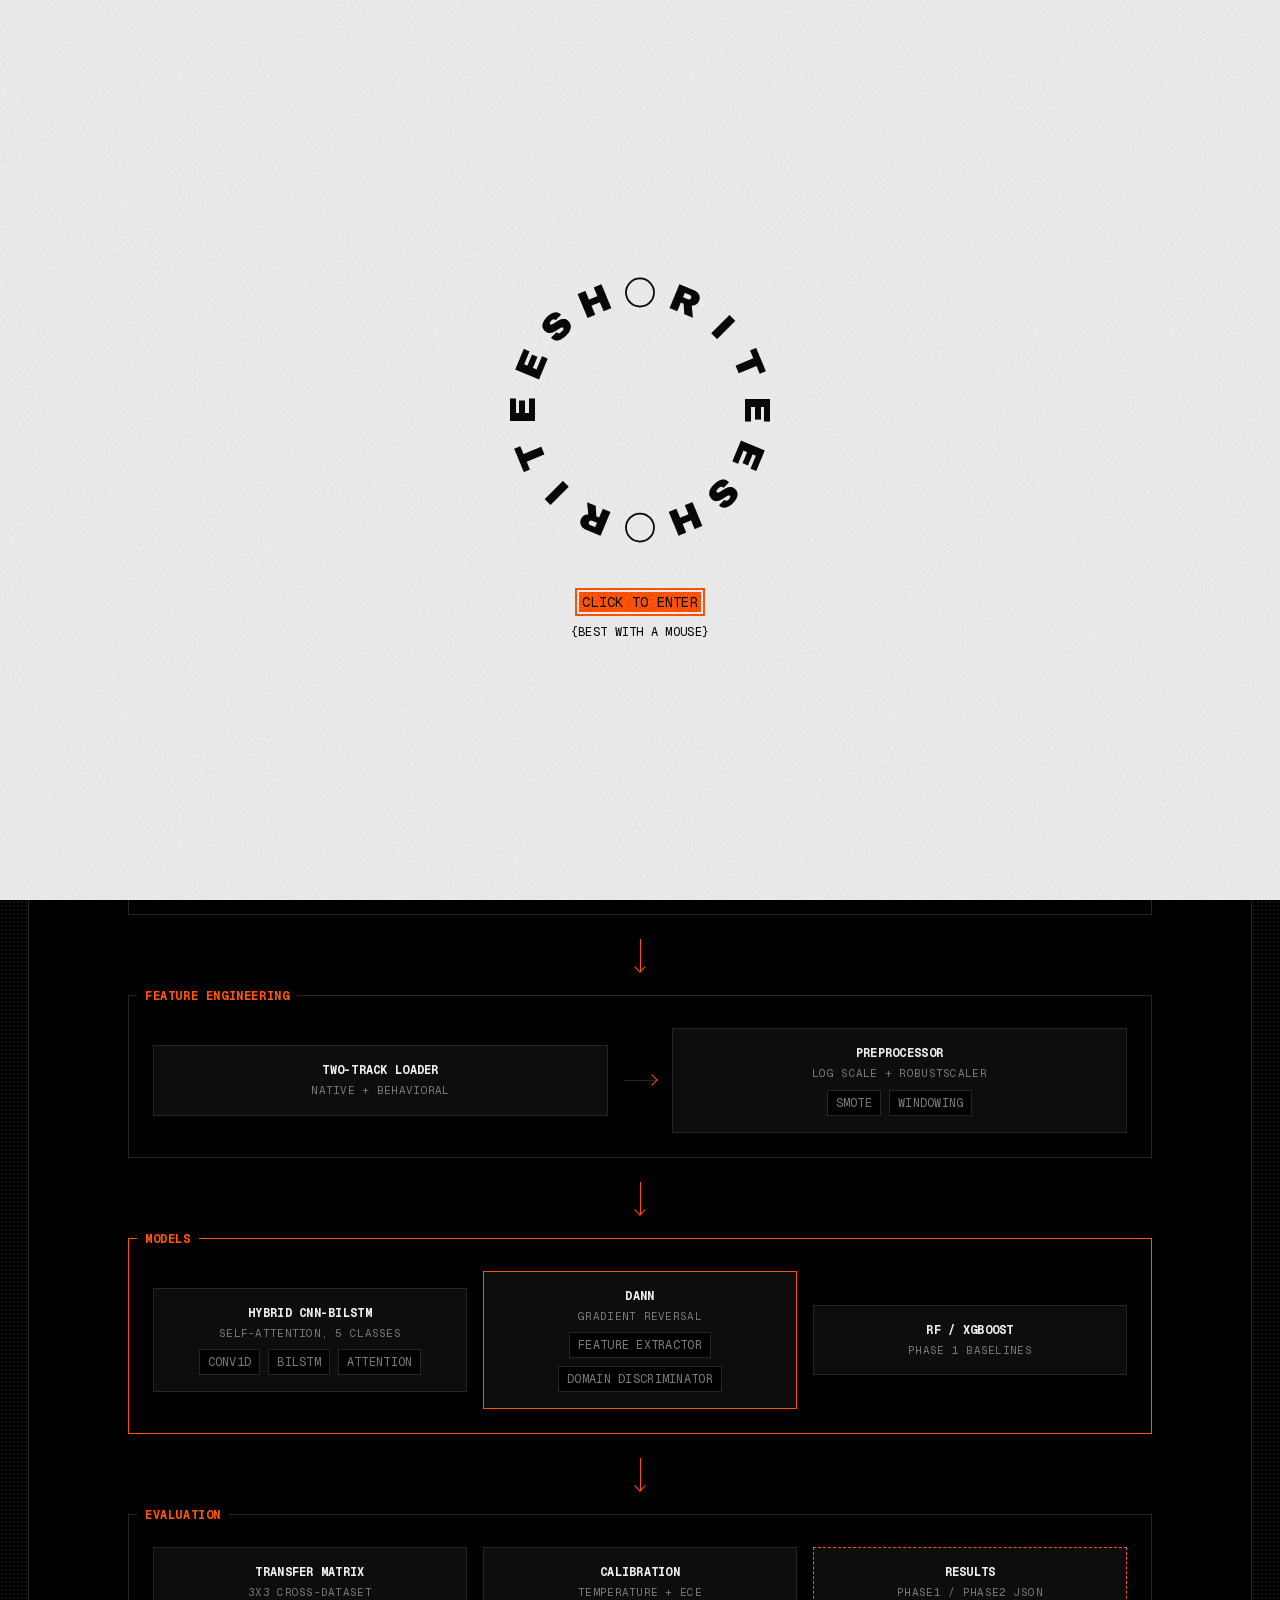
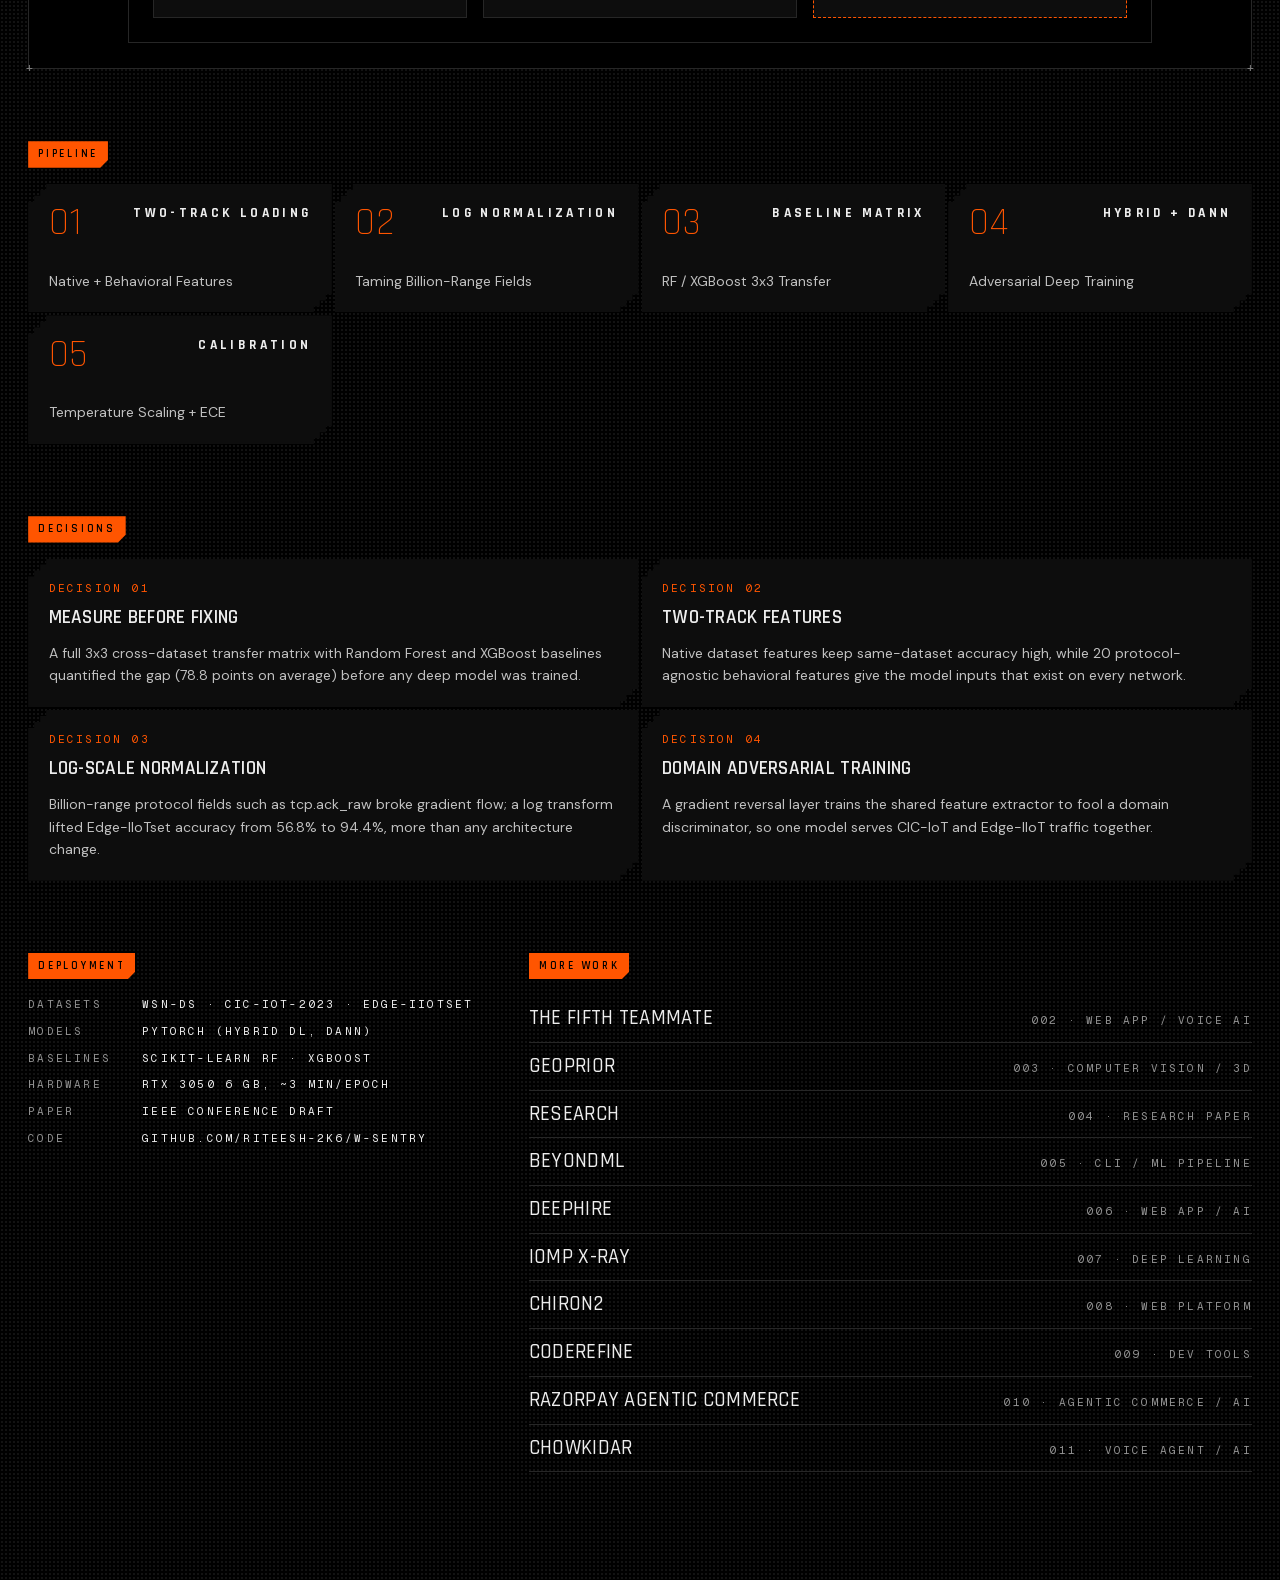
<file: project/w-sentry/index.html>
<!DOCTYPE html><!--43F5_h7dYCyXOzy7yZbXa--><html lang="en"><head><meta charSet="utf-8"/><meta name="viewport" content="width=device-width, initial-scale=1"/><link rel="preload" href="/_next/static/media/3206eb66b875a5b3-s.p.e2b99870.woff2" as="font" crossorigin="" type="font/woff2"/><link rel="preload" href="/_next/static/media/5c285b27cdda1fe8-s.p.a62025f2.woff2" as="font" crossorigin="" type="font/woff2"/><link rel="preload" href="/_next/static/media/5e4d537aaa9e154b-s.p.01f07175.woff2" as="font" crossorigin="" type="font/woff2"/><link rel="preload" href="/_next/static/media/797e433ab948586e-s.p.29207c2f.woff2" as="font" crossorigin="" type="font/woff2"/><link rel="preload" href="/_next/static/media/9d8c99ccf2e734e7-s.p.b2ed600c.woff2" as="font" crossorigin="" type="font/woff2"/><link rel="preload" href="/_next/static/media/a079e02bba5bf7ab-s.p.7367eab7.woff2" as="font" crossorigin="" type="font/woff2"/><link rel="preload" href="/_next/static/media/a10c617c9026098c-s.p.ca7c307b.woff2" as="font" crossorigin="" type="font/woff2"/><link rel="preload" href="/_next/static/media/d23f31b94ad01e54-s.p.4b0b0c7e.woff2" as="font" crossorigin="" type="font/woff2"/><link rel="stylesheet" href="/_next/static/chunks/a9cc06f846c58216.css" data-precedence="next"/><link rel="stylesheet" href="/_next/static/chunks/f80a418465f2792e.css" data-precedence="next"/><link rel="preload" as="script" fetchPriority="low" href="/_next/static/chunks/f402a582c136d78f.js"/><script src="/_next/static/chunks/91adb7bdb9870c6a.js" async=""></script><script src="/_next/static/chunks/b7a3780483aba696.js" async=""></script><script src="/_next/static/chunks/3286a90db5baea98.js" async=""></script><script src="/_next/static/chunks/turbopack-1e8106f5658209a5.js" async=""></script><script src="/_next/static/chunks/7fb8e1210722aa96.js" async=""></script><script src="/_next/static/chunks/9efc8c238b36649e.js" async=""></script><script src="/_next/static/chunks/331bcca48c789d08.js" async=""></script><meta name="next-size-adjust" content=""/><title>W-SENTRY — RITEESH THIRUVEEDHULA</title><meta name="description" content="A four-person major project that I led. A Random Forest that scores 99.6% on its own wireless dataset falls to 0.18% on another; W-SENTRY&#x27;s hybrid model lifts WSN-to-Edge transfer from 11.9% to 80.7%, and a single DANN reaches 96.5% and 96.3% on two datasets at once with no fine-tuning."/><link rel="icon" href="/icon.png?icon.7b75e9c1.png" sizes="256x256" type="image/png"/><script>try{if(sessionStorage.getItem('rt-intro-seen'))document.documentElement.dataset.intro='done'}catch(e){}</script><script src="/_next/static/chunks/a6dad97d9634a72d.js" noModule=""></script></head><body class="geist_mono_8d43a2aa-module__8Li5zG__variable archivo_black_543ab441-module__92e_sG__variable rajdhani_635f1ec8-module__oWRXIG__variable orbitron_cd47e22e-module__xMtCMG__variable dm_sans_851d885b-module__2r4mZq__variable antialiased"><div hidden=""><!--$--><!--/$--></div><div class="intro fixed inset-0" style="z-index:var(--z-intro)"><div class="absolute inset-0 flex flex-col items-center justify-center gap-8 overflow-hidden bg-paper text-ink"><div class="w-[min(40vw,300px)]"><svg viewBox="0 0 1200 1200" role="img" aria-label="Riteesh" class="logo-spin block w-full"><circle cx="600" cy="130" r="56" fill="none" stroke="currentColor" stroke-width="7" transform="rotate(0 600 600)"></circle><text x="600" y="130" text-anchor="middle" dominant-baseline="central" font-family="var(--font-logo), Arial Black, sans-serif" font-size="150" fill="currentColor" transform="rotate(22.5 600 600)">R</text><text x="600" y="130" text-anchor="middle" dominant-baseline="central" font-family="var(--font-logo), Arial Black, sans-serif" font-size="150" fill="currentColor" transform="rotate(45 600 600)">I</text><text x="600" y="130" text-anchor="middle" dominant-baseline="central" font-family="var(--font-logo), Arial Black, sans-serif" font-size="150" fill="currentColor" transform="rotate(67.5 600 600)">T</text><text x="600" y="130" text-anchor="middle" dominant-baseline="central" font-family="var(--font-logo), Arial Black, sans-serif" font-size="150" fill="currentColor" transform="rotate(90 600 600)">E</text><text x="600" y="130" text-anchor="middle" dominant-baseline="central" font-family="var(--font-logo), Arial Black, sans-serif" font-size="150" fill="currentColor" transform="rotate(112.5 600 600)">E</text><text x="600" y="130" text-anchor="middle" dominant-baseline="central" font-family="var(--font-logo), Arial Black, sans-serif" font-size="150" fill="currentColor" transform="rotate(135 600 600)">S</text><text x="600" y="130" text-anchor="middle" dominant-baseline="central" font-family="var(--font-logo), Arial Black, sans-serif" font-size="150" fill="currentColor" transform="rotate(157.5 600 600)">H</text><circle cx="600" cy="130" r="56" fill="none" stroke="currentColor" stroke-width="7" transform="rotate(180 600 600)"></circle><text x="600" y="130" text-anchor="middle" dominant-baseline="central" font-family="var(--font-logo), Arial Black, sans-serif" font-size="150" fill="currentColor" transform="rotate(202.5 600 600)">R</text><text x="600" y="130" text-anchor="middle" dominant-baseline="central" font-family="var(--font-logo), Arial Black, sans-serif" font-size="150" fill="currentColor" transform="rotate(225 600 600)">I</text><text x="600" y="130" text-anchor="middle" dominant-baseline="central" font-family="var(--font-logo), Arial Black, sans-serif" font-size="150" fill="currentColor" transform="rotate(247.5 600 600)">T</text><text x="600" y="130" text-anchor="middle" dominant-baseline="central" font-family="var(--font-logo), Arial Black, sans-serif" font-size="150" fill="currentColor" transform="rotate(270 600 600)">E</text><text x="600" y="130" text-anchor="middle" dominant-baseline="central" font-family="var(--font-logo), Arial Black, sans-serif" font-size="150" fill="currentColor" transform="rotate(292.5 600 600)">E</text><text x="600" y="130" text-anchor="middle" dominant-baseline="central" font-family="var(--font-logo), Arial Black, sans-serif" font-size="150" fill="currentColor" transform="rotate(315 600 600)">S</text><text x="600" y="130" text-anchor="middle" dominant-baseline="central" font-family="var(--font-logo), Arial Black, sans-serif" font-size="150" fill="currentColor" transform="rotate(337.5 600 600)">H</text></svg></div><div class="flex flex-col items-center gap-3"><button type="button" autofocus="" data-scramble="true" class="hl cursor-pointer px-2 py-1 text-sm">CLICK TO ENTER</button><p class="text-xs">{BEST WITH A MOUSE}</p></div></div></div><div aria-hidden="true" class="fixed inset-0 bg-ink/60" style="z-index:var(--z-menu);opacity:0;visibility:hidden"></div><nav id="site-menu" aria-label="Menu" inert="" class="fixed inset-x-0 top-0 flex min-h-[48vh] flex-col justify-end gap-7 bg-ink px-[2.2vw] pb-[2.4vw] pt-32 text-[13px] font-medium leading-[1.45] text-paper" style="z-index:var(--z-menu);visibility:hidden"><div class="flex flex-wrap items-center gap-x-5 gap-y-2"><span class="w-32 md:w-[22vw]">{LINKS}</span><a data-scramble="true" class="px-1 hover:bg-accent hover:text-ink focus-visible:bg-accent focus-visible:text-ink" href="https://www.linkedin.com/in/riteesh2k6" target="_blank" rel="noopener">LKDN</a><a data-scramble="true" class="px-1 hover:bg-accent hover:text-ink focus-visible:bg-accent focus-visible:text-ink" href="https://github.com/Riteesh-2k6" target="_blank" rel="noopener">GH</a><a data-scramble="true" class="px-1 hover:bg-accent hover:text-ink focus-visible:bg-accent focus-visible:text-ink" href="mailto:riteesh.vnsp@gmail.com">MAIL</a></div><div class="flex flex-wrap items-end justify-between gap-4"><div class="flex items-center gap-x-5"><span class="w-32 md:w-[22vw]">{RESUME}</span><a data-scramble="true" class="px-1 hover:bg-accent hover:text-ink focus-visible:bg-accent focus-visible:text-ink" href="/resume.pdf" target="_blank" rel="noopener">VIEW PDF</a></div><button type="button" data-scramble="true" class="px-1 hover:bg-accent hover:text-ink focus-visible:bg-accent focus-visible:text-ink cursor-pointer">CONTACT</button></div></nav><header class="fixed inset-x-0 top-0 grid grid-cols-[1fr_auto] items-start px-[2.2vw] pt-[max(16px,1.6vw)] text-[11px] leading-[1.7] tracking-[0.2em] text-paper md:grid-cols-5" style="z-index:var(--z-header)"><a href="/" aria-label="Home" data-cursor-label="HOME" class="flex items-center gap-3 self-center"><svg viewBox="0 0 1200 1200" role="img" aria-label="Riteesh" aria-hidden="true" class="logo-spin block w-[max(44px,3.4vw)]"><circle cx="600" cy="130" r="56" fill="none" stroke="currentColor" stroke-width="7" transform="rotate(0 600 600)"></circle><text x="600" y="130" text-anchor="middle" dominant-baseline="central" font-family="var(--font-logo), Arial Black, sans-serif" font-size="150" fill="currentColor" transform="rotate(22.5 600 600)">R</text><text x="600" y="130" text-anchor="middle" dominant-baseline="central" font-family="var(--font-logo), Arial Black, sans-serif" font-size="150" fill="currentColor" transform="rotate(45 600 600)">I</text><text x="600" y="130" text-anchor="middle" dominant-baseline="central" font-family="var(--font-logo), Arial Black, sans-serif" font-size="150" fill="currentColor" transform="rotate(67.5 600 600)">T</text><text x="600" y="130" text-anchor="middle" dominant-baseline="central" font-family="var(--font-logo), Arial Black, sans-serif" font-size="150" fill="currentColor" transform="rotate(90 600 600)">E</text><text x="600" y="130" text-anchor="middle" dominant-baseline="central" font-family="var(--font-logo), Arial Black, sans-serif" font-size="150" fill="currentColor" transform="rotate(112.5 600 600)">E</text><text x="600" y="130" text-anchor="middle" dominant-baseline="central" font-family="var(--font-logo), Arial Black, sans-serif" font-size="150" fill="currentColor" transform="rotate(135 600 600)">S</text><text x="600" y="130" text-anchor="middle" dominant-baseline="central" font-family="var(--font-logo), Arial Black, sans-serif" font-size="150" fill="currentColor" transform="rotate(157.5 600 600)">H</text><circle cx="600" cy="130" r="56" fill="none" stroke="currentColor" stroke-width="7" transform="rotate(180 600 600)"></circle><text x="600" y="130" text-anchor="middle" dominant-baseline="central" font-family="var(--font-logo), Arial Black, sans-serif" font-size="150" fill="currentColor" transform="rotate(202.5 600 600)">R</text><text x="600" y="130" text-anchor="middle" dominant-baseline="central" font-family="var(--font-logo), Arial Black, sans-serif" font-size="150" fill="currentColor" transform="rotate(225 600 600)">I</text><text x="600" y="130" text-anchor="middle" dominant-baseline="central" font-family="var(--font-logo), Arial Black, sans-serif" font-size="150" fill="currentColor" transform="rotate(247.5 600 600)">T</text><text x="600" y="130" text-anchor="middle" dominant-baseline="central" font-family="var(--font-logo), Arial Black, sans-serif" font-size="150" fill="currentColor" transform="rotate(270 600 600)">E</text><text x="600" y="130" text-anchor="middle" dominant-baseline="central" font-family="var(--font-logo), Arial Black, sans-serif" font-size="150" fill="currentColor" transform="rotate(292.5 600 600)">E</text><text x="600" y="130" text-anchor="middle" dominant-baseline="central" font-family="var(--font-logo), Arial Black, sans-serif" font-size="150" fill="currentColor" transform="rotate(315 600 600)">S</text><text x="600" y="130" text-anchor="middle" dominant-baseline="central" font-family="var(--font-logo), Arial Black, sans-serif" font-size="150" fill="currentColor" transform="rotate(337.5 600 600)">H</text></svg><span class="[text-shadow:0_0_6px_#000,0_0_2px_#000] font-tech text-[15px] font-bold tracking-normal">RITEESH VNSP</span></a><p class="hidden self-center md:block"><span class="[text-shadow:0_0_6px_#000,0_0_2px_#000] text-paper/70">PORTFOLIO - <span class="text-paper">V2</span></span></p><div class="hidden gap-5 self-center md:flex"><a href="/project/chowkidar/" data-scramble="true" data-cursor-label="PREV" class="[text-shadow:0_0_6px_#000,0_0_2px_#000]">PREV</a><a href="/project/the-fifth-teammate/" data-scramble="true" data-cursor-label="NEXT" class="[text-shadow:0_0_6px_#000,0_0_2px_#000]">NEXT</a></div><p class="hidden text-paper/70 md:block"><span class="[text-shadow:0_0_6px_#000,0_0_2px_#000]">HYDERABAD, IN</span><br/><span class="[text-shadow:0_0_6px_#000,0_0_2px_#000]"> </span></p><div class="flex items-start justify-between gap-4"><p class="hidden text-paper/70 md:block"><span class="[text-shadow:0_0_6px_#000,0_0_2px_#000]">17°23&#x27;06.0&quot;N</span><br/><span class="[text-shadow:0_0_6px_#000,0_0_2px_#000]">78°29&#x27;12.0&quot;E</span></p><button type="button" aria-expanded="false" aria-controls="site-menu" class="relative cursor-pointer bg-surface px-[1.4em] py-[0.6em] font-tech text-[15px] font-bold tracking-normal text-paper"><span aria-hidden="true" class="absolute left-0 top-0 h-2 w-2 border-l-2 border-t-2 border-accent"></span><span aria-hidden="true" class="absolute bottom-0 right-0 h-2 w-2 border-b-2 border-r-2 border-accent"></span><span data-scramble="true">MENU</span></button></div></header><main class="dot-grid relative min-h-screen bg-ink px-[2.2vw] pb-[12vh] pt-[max(96px,15vh)] text-paper"><div aria-hidden="true" class="grid-lines pointer-events-none fixed inset-0 [--grid-line:rgb(255_255_255/0.07)]"></div><div aria-hidden="true" class="pointer-events-none fixed inset-x-0 top-0 z-30 h-[12vh] bg-gradient-to-b from-ink from-40% to-transparent"></div><div class="relative"><header class="grid items-end gap-x-[2.2vw] gap-y-8 lg:grid-cols-5"><div class="lg:col-span-3"><div class="flex items-center gap-4"><span class="notch inline-block bg-accent px-[0.9em] py-[0.35em] font-tech font-semibold tracking-[0.25em] text-ink text-[11px] leading-[1.7] tracking-[0.2em]">001 / 011</span><span class="flex items-center gap-2 text-paper/70 text-[11px] leading-[1.7] tracking-[0.2em]"><span class="inline-block h-2 w-2 bg-dim"></span>RESEARCH</span></div><h1 class="mt-3 font-tech text-[clamp(48px,7vw,140px)] font-light leading-[0.85]">W-SENTRY</h1><p class="mt-3 text-paper/70 text-[11px] leading-[1.7] tracking-[0.2em]">CROSS-DOMAIN WIRELESS INTRUSION DETECTION</p><p class="mt-6 max-w-[62ch] font-body text-[clamp(14px,1.05vw,18px)] font-normal normal-case leading-[1.6] tracking-normal text-paper/80">A four-person major project that I led. A Random Forest that scores 99.6% on its own wireless dataset falls to 0.18% on another; W-SENTRY&#x27;s hybrid model lifts WSN-to-Edge transfer from 11.9% to 80.7%, and a single DANN reaches 96.5% and 96.3% on two datasets at once with no fine-tuning.</p></div><div class="lg:col-span-2"><dl class="grid grid-cols-[minmax(90px,auto)_1fr] gap-x-6 gap-y-2 text-[11px] leading-[1.7] tracking-[0.2em]"><div class="contents"><dt class="text-paper/60">TYPE</dt><dd>DEEP LEARNING / IDS</dd></div><div class="contents"><dt class="text-paper/60">USERS</dt><dd>SECURITY TEAMS</dd></div><div class="contents"><dt class="text-paper/60">STACK</dt><dd>PYTORCH + SCIKIT-LEARN</dd></div><div class="contents"><dt class="text-paper/60">LAUNCH</dt><dd>2026</dd></div><div class="contents"><dt class="text-paper/60">VERSION</dt><dd>1.0</dd></div></dl></div></header><section class="mt-[6vh] grid grid-cols-3 gap-[3px]"><article class="pixel-corners bg-surface p-[clamp(16px,1.6vw,28px)] flex min-h-[clamp(140px,22vh,240px)] flex-col justify-between"><p class="text-right font-tech text-[clamp(12px,1.05vw,19px)] font-bold tracking-[0.25em] whitespace-pre-line">Cross-Domain
Transfer</p><p class="font-tech text-[clamp(36px,4.6vw,96px)] font-medium leading-none">80.7%</p></article><article class="pixel-corners bg-surface p-[clamp(16px,1.6vw,28px)] flex min-h-[clamp(140px,22vh,240px)] flex-col justify-between"><p class="text-right font-tech text-[clamp(12px,1.05vw,19px)] font-bold tracking-[0.25em] whitespace-pre-line">Joint DANN
Accuracy</p><p class="font-tech text-[clamp(36px,4.6vw,96px)] font-medium leading-none">96.5%</p></article><article class="pixel-corners bg-surface p-[clamp(16px,1.6vw,28px)] flex min-h-[clamp(140px,22vh,240px)] flex-col justify-between"><p class="text-right font-tech text-[clamp(12px,1.05vw,19px)] font-bold tracking-[0.25em] whitespace-pre-line">Log-Norm
Gain</p><p class="font-tech text-[clamp(36px,4.6vw,96px)] font-medium leading-none">+37.6pp</p></article></section><section class="mt-[8vh]"><span class="notch inline-block bg-accent px-[0.9em] py-[0.35em] font-tech font-semibold tracking-[0.25em] text-ink text-[11px] leading-[1.7] tracking-[0.2em]">SYSTEM ARCHITECTURE</span><div class="relative border border-line mt-4 bg-ink"><span aria-hidden="true" class="absolute left-0 top-0 -translate-x-1/2 -translate-y-1/2 text-[12px] leading-none text-dim">+</span><span aria-hidden="true" class="absolute right-0 top-0 translate-x-1/2 -translate-y-1/2 text-[12px] leading-none text-dim">+</span><span aria-hidden="true" class="absolute bottom-0 left-0 -translate-x-1/2 translate-y-1/2 text-[12px] leading-none text-dim">+</span><span aria-hidden="true" class="absolute bottom-0 right-0 translate-x-1/2 translate-y-1/2 text-[12px] leading-none text-dim">+</span><div class="overflow-x-auto p-[clamp(16px,2vw,32px)]"><div class="min-w-[700px] text-[11px]"><div class="flex flex-col gap-6 w-full max-w-5xl mx-auto font-pixel"><div class="flex flex-col md:flex-row gap-4 items-stretch md:items-center border border-border p-6 pt-8 relative bg-background"><div class="absolute -top-2 left-2 px-2 bg-background text-burnt-amber text-xs tracking-wider font-bold">DATA SOURCES</div><div style="flex-grow:1;flex-basis:0" class="border border-border p-4 text-center bg-surface break-words"><div class="text-primary text-xs font-bold mb-1">WSN-DS</div><div class="text-[11px] text-secondary">374K · routing</div></div><div style="flex-grow:1;flex-basis:0" class="border border-border p-4 text-center bg-surface break-words"><div class="text-primary text-xs font-bold mb-1">CIC-IoT-2023</div><div class="text-[11px] text-secondary">1.05M · flow</div></div><div style="flex-grow:1;flex-basis:0" class="border border-border p-4 text-center bg-surface break-words"><div class="text-primary text-xs font-bold mb-1">Edge-IIoTset</div><div class="text-[11px] text-secondary">50K · protocol</div></div></div><div class="hidden md:flex justify-center"><div class="w-[1px] h-8 bg-burnt-amber relative"><div class="absolute bottom-0 -left-1 w-2 h-2 border-b border-r border-burnt-amber rotate-45"></div></div></div><div class="flex flex-col md:flex-row gap-4 items-stretch md:items-center border border-border p-6 pt-8 relative bg-background"><div class="absolute -top-2 left-2 px-2 bg-background text-burnt-amber text-xs tracking-wider font-bold">FEATURE ENGINEERING</div><div style="flex-grow:1;flex-basis:0" class="border border-border p-4 text-center bg-surface break-words"><div class="text-primary text-xs font-bold mb-1">Two-Track Loader</div><div class="text-[11px] text-secondary">Native + behavioral</div></div><div class="hidden md:block w-8 h-[1px] bg-border relative shrink-0"><div class="absolute right-0 -top-1 w-2 h-2 border-t border-r border-burnt-amber rotate-45"></div></div><div style="flex-grow:1;flex-basis:0" class="border border-border p-4 text-center bg-surface break-words"><div class="text-primary text-xs font-bold mb-1">Preprocessor</div><div class="text-[11px] text-secondary">Log scale + RobustScaler</div><div class="flex flex-wrap gap-2 justify-center mt-2"><span class="border border-border bg-background px-2 py-1 text-xs text-secondary">SMOTE</span><span class="border border-border bg-background px-2 py-1 text-xs text-secondary">Windowing</span></div></div></div><div class="hidden md:flex justify-center"><div class="w-[1px] h-8 bg-burnt-amber relative"><div class="absolute bottom-0 -left-1 w-2 h-2 border-b border-r border-burnt-amber rotate-45"></div></div></div><div class="flex flex-col md:flex-row gap-4 items-stretch md:items-center border border-burnt-amber p-6 pt-8 relative bg-background"><div class="absolute -top-2 left-2 px-2 bg-background text-burnt-amber text-xs tracking-wider font-bold">MODELS</div><div style="flex-grow:1;flex-basis:0" class="border border-border p-4 text-center bg-surface break-words"><div class="text-primary text-xs font-bold mb-1">Hybrid CNN-BiLSTM</div><div class="text-[11px] text-secondary">Self-attention, 5 classes</div><div class="flex flex-wrap gap-2 justify-center mt-2"><span class="border border-border bg-background px-2 py-1 text-xs text-secondary">Conv1D</span><span class="border border-border bg-background px-2 py-1 text-xs text-secondary">BiLSTM</span><span class="border border-border bg-background px-2 py-1 text-xs text-secondary">Attention</span></div></div><div style="flex-grow:1;flex-basis:0" class="border border-burnt-amber p-4 text-center bg-surface break-words"><div class="text-primary text-xs font-bold mb-1">DANN</div><div class="text-[11px] text-secondary">Gradient reversal</div><div class="flex flex-wrap gap-2 justify-center mt-2"><span class="border border-border bg-background px-2 py-1 text-xs text-secondary">Feature extractor</span><span class="border border-border bg-background px-2 py-1 text-xs text-secondary">Domain discriminator</span></div></div><div style="flex-grow:1;flex-basis:0" class="border border-border p-4 text-center bg-surface break-words"><div class="text-primary text-xs font-bold mb-1">RF / XGBoost</div><div class="text-[11px] text-secondary">Phase 1 baselines</div></div></div><div class="hidden md:flex justify-center"><div class="w-[1px] h-8 bg-burnt-amber relative"><div class="absolute bottom-0 -left-1 w-2 h-2 border-b border-r border-burnt-amber rotate-45"></div></div></div><div class="flex flex-col md:flex-row gap-4 items-stretch md:items-center border border-border p-6 pt-8 relative bg-background"><div class="absolute -top-2 left-2 px-2 bg-background text-burnt-amber text-xs tracking-wider font-bold">EVALUATION</div><div style="flex-grow:1;flex-basis:0" class="border border-border p-4 text-center bg-surface break-words"><div class="text-primary text-xs font-bold mb-1">Transfer Matrix</div><div class="text-[11px] text-secondary">3x3 cross-dataset</div></div><div style="flex-grow:1;flex-basis:0" class="border border-border p-4 text-center bg-surface break-words"><div class="text-primary text-xs font-bold mb-1">Calibration</div><div class="text-[11px] text-secondary">Temperature + ECE</div></div><div style="flex-grow:1;flex-basis:0" class="border border-burnt-amber border-dashed p-4 text-center bg-surface break-words"><div class="text-primary text-xs font-bold mb-1">Results</div><div class="text-[11px] text-secondary">phase1 / phase2 JSON</div></div></div></div></div></div></div></section><section class="mt-[8vh]"><span class="notch inline-block bg-accent px-[0.9em] py-[0.35em] font-tech font-semibold tracking-[0.25em] text-ink text-[11px] leading-[1.7] tracking-[0.2em]">PIPELINE</span><ol class="mt-4 grid gap-[3px] sm:grid-cols-2 lg:grid-cols-4"><li class="pixel-corners bg-surface p-[clamp(16px,1.6vw,28px)]"><div class="flex items-start justify-between"><span class="font-tech text-[clamp(32px,3vw,56px)] font-light leading-none text-accent">01</span><p class="text-right font-tech text-[clamp(12px,1.05vw,19px)] font-bold tracking-[0.25em]">Two-Track Loading</p></div><p class="mt-[clamp(20px,3vh,40px)] font-body text-[clamp(14px,1.05vw,18px)] font-normal normal-case leading-[1.6] tracking-normal text-paper/80">Native + Behavioral Features</p></li><li class="pixel-corners bg-surface p-[clamp(16px,1.6vw,28px)]"><div class="flex items-start justify-between"><span class="font-tech text-[clamp(32px,3vw,56px)] font-light leading-none text-accent">02</span><p class="text-right font-tech text-[clamp(12px,1.05vw,19px)] font-bold tracking-[0.25em]">Log Normalization</p></div><p class="mt-[clamp(20px,3vh,40px)] font-body text-[clamp(14px,1.05vw,18px)] font-normal normal-case leading-[1.6] tracking-normal text-paper/80">Taming Billion-Range Fields</p></li><li class="pixel-corners bg-surface p-[clamp(16px,1.6vw,28px)]"><div class="flex items-start justify-between"><span class="font-tech text-[clamp(32px,3vw,56px)] font-light leading-none text-accent">03</span><p class="text-right font-tech text-[clamp(12px,1.05vw,19px)] font-bold tracking-[0.25em]">Baseline Matrix</p></div><p class="mt-[clamp(20px,3vh,40px)] font-body text-[clamp(14px,1.05vw,18px)] font-normal normal-case leading-[1.6] tracking-normal text-paper/80">RF / XGBoost 3x3 Transfer</p></li><li class="pixel-corners bg-surface p-[clamp(16px,1.6vw,28px)]"><div class="flex items-start justify-between"><span class="font-tech text-[clamp(32px,3vw,56px)] font-light leading-none text-accent">04</span><p class="text-right font-tech text-[clamp(12px,1.05vw,19px)] font-bold tracking-[0.25em]">Hybrid + DANN</p></div><p class="mt-[clamp(20px,3vh,40px)] font-body text-[clamp(14px,1.05vw,18px)] font-normal normal-case leading-[1.6] tracking-normal text-paper/80">Adversarial Deep Training</p></li><li class="pixel-corners bg-surface p-[clamp(16px,1.6vw,28px)]"><div class="flex items-start justify-between"><span class="font-tech text-[clamp(32px,3vw,56px)] font-light leading-none text-accent">05</span><p class="text-right font-tech text-[clamp(12px,1.05vw,19px)] font-bold tracking-[0.25em]">Calibration</p></div><p class="mt-[clamp(20px,3vh,40px)] font-body text-[clamp(14px,1.05vw,18px)] font-normal normal-case leading-[1.6] tracking-normal text-paper/80">Temperature Scaling + ECE</p></li></ol></section><section class="mt-[8vh]"><span class="notch inline-block bg-accent px-[0.9em] py-[0.35em] font-tech font-semibold tracking-[0.25em] text-ink text-[11px] leading-[1.7] tracking-[0.2em]">DECISIONS</span><ul class="mt-4 grid gap-[3px] md:grid-cols-2"><li class="pixel-corners bg-surface p-[clamp(16px,1.6vw,28px)]"><p class="text-accent text-[11px] leading-[1.7] tracking-[0.2em]">DECISION 01</p><h3 class="mt-2 font-tech text-[clamp(18px,1.5vw,28px)] font-semibold leading-tight">Measure Before Fixing</h3><p class="mt-3 font-body text-[clamp(14px,1.05vw,18px)] font-normal normal-case leading-[1.6] tracking-normal text-paper/80">A full 3x3 cross-dataset transfer matrix with Random Forest and XGBoost baselines quantified the gap (78.8 points on average) before any deep model was trained.</p></li><li class="pixel-corners bg-surface p-[clamp(16px,1.6vw,28px)]"><p class="text-accent text-[11px] leading-[1.7] tracking-[0.2em]">DECISION 02</p><h3 class="mt-2 font-tech text-[clamp(18px,1.5vw,28px)] font-semibold leading-tight">Two-Track Features</h3><p class="mt-3 font-body text-[clamp(14px,1.05vw,18px)] font-normal normal-case leading-[1.6] tracking-normal text-paper/80">Native dataset features keep same-dataset accuracy high, while 20 protocol-agnostic behavioral features give the model inputs that exist on every network.</p></li><li class="pixel-corners bg-surface p-[clamp(16px,1.6vw,28px)]"><p class="text-accent text-[11px] leading-[1.7] tracking-[0.2em]">DECISION 03</p><h3 class="mt-2 font-tech text-[clamp(18px,1.5vw,28px)] font-semibold leading-tight">Log-Scale Normalization</h3><p class="mt-3 font-body text-[clamp(14px,1.05vw,18px)] font-normal normal-case leading-[1.6] tracking-normal text-paper/80">Billion-range protocol fields such as tcp.ack_raw broke gradient flow; a log transform lifted Edge-IIoTset accuracy from 56.8% to 94.4%, more than any architecture change.</p></li><li class="pixel-corners bg-surface p-[clamp(16px,1.6vw,28px)]"><p class="text-accent text-[11px] leading-[1.7] tracking-[0.2em]">DECISION 04</p><h3 class="mt-2 font-tech text-[clamp(18px,1.5vw,28px)] font-semibold leading-tight">Domain Adversarial Training</h3><p class="mt-3 font-body text-[clamp(14px,1.05vw,18px)] font-normal normal-case leading-[1.6] tracking-normal text-paper/80">A gradient reversal layer trains the shared feature extractor to fool a domain discriminator, so one model serves CIC-IoT and Edge-IIoT traffic together.</p></li></ul></section><section class="mt-[8vh] grid gap-[6vh] lg:grid-cols-5 lg:gap-[2.2vw]"><div class="lg:col-span-2"><span class="notch inline-block bg-accent px-[0.9em] py-[0.35em] font-tech font-semibold tracking-[0.25em] text-ink text-[11px] leading-[1.7] tracking-[0.2em]">DEPLOYMENT</span><div class="mt-4"><dl class="grid grid-cols-[minmax(90px,auto)_1fr] gap-x-6 gap-y-2 text-[11px] leading-[1.7] tracking-[0.2em]"><div class="contents"><dt class="text-paper/60">DATASETS</dt><dd>WSN-DS · CIC-IoT-2023 · Edge-IIoTset</dd></div><div class="contents"><dt class="text-paper/60">MODELS</dt><dd>PyTorch (Hybrid DL, DANN)</dd></div><div class="contents"><dt class="text-paper/60">BASELINES</dt><dd>scikit-learn RF · XGBoost</dd></div><div class="contents"><dt class="text-paper/60">HARDWARE</dt><dd>RTX 3050 6 GB, ~3 min/epoch</dd></div><div class="contents"><dt class="text-paper/60">PAPER</dt><dd>IEEE conference draft</dd></div><div class="contents"><dt class="text-paper/60">CODE</dt><dd>github.com/Riteesh-2k6/w-sentry</dd></div></dl></div></div><div class="lg:col-span-3"><span class="notch inline-block bg-accent px-[0.9em] py-[0.35em] font-tech font-semibold tracking-[0.25em] text-ink text-[11px] leading-[1.7] tracking-[0.2em]">MORE WORK</span><ul class="mt-4"><li class="flex items-baseline justify-between gap-4 border-b border-line py-2"><a href="/project/the-fifth-teammate/" data-scramble="true" data-cursor-label="OPEN" class="font-tech text-[clamp(18px,1.6vw,30px)] font-medium transition-colors hover:text-accent">THE FIFTH TEAMMATE</a><span class="text-paper/60 text-[11px] leading-[1.7] tracking-[0.2em]">002 · WEB APP / VOICE AI</span></li><li class="flex items-baseline justify-between gap-4 border-b border-line py-2"><a href="/project/geoprior/" data-scramble="true" data-cursor-label="OPEN" class="font-tech text-[clamp(18px,1.6vw,30px)] font-medium transition-colors hover:text-accent">GEOPRIOR</a><span class="text-paper/60 text-[11px] leading-[1.7] tracking-[0.2em]">003 · COMPUTER VISION / 3D</span></li><li class="flex items-baseline justify-between gap-4 border-b border-line py-2"><a href="/project/research-paper/" data-scramble="true" data-cursor-label="OPEN" class="font-tech text-[clamp(18px,1.6vw,30px)] font-medium transition-colors hover:text-accent">RESEARCH</a><span class="text-paper/60 text-[11px] leading-[1.7] tracking-[0.2em]">004 · RESEARCH PAPER</span></li><li class="flex items-baseline justify-between gap-4 border-b border-line py-2"><a href="/project/beyondml/" data-scramble="true" data-cursor-label="OPEN" class="font-tech text-[clamp(18px,1.6vw,30px)] font-medium transition-colors hover:text-accent">BEYONDML</a><span class="text-paper/60 text-[11px] leading-[1.7] tracking-[0.2em]">005 · CLI / ML PIPELINE</span></li><li class="flex items-baseline justify-between gap-4 border-b border-line py-2"><a href="/project/deephire/" data-scramble="true" data-cursor-label="OPEN" class="font-tech text-[clamp(18px,1.6vw,30px)] font-medium transition-colors hover:text-accent">DEEPHIRE</a><span class="text-paper/60 text-[11px] leading-[1.7] tracking-[0.2em]">006 · WEB APP / AI</span></li><li class="flex items-baseline justify-between gap-4 border-b border-line py-2"><a href="/project/iomp-xray/" data-scramble="true" data-cursor-label="OPEN" class="font-tech text-[clamp(18px,1.6vw,30px)] font-medium transition-colors hover:text-accent">IOMP X-RAY</a><span class="text-paper/60 text-[11px] leading-[1.7] tracking-[0.2em]">007 · DEEP LEARNING</span></li><li class="flex items-baseline justify-between gap-4 border-b border-line py-2"><a href="/project/chiron2/" data-scramble="true" data-cursor-label="OPEN" class="font-tech text-[clamp(18px,1.6vw,30px)] font-medium transition-colors hover:text-accent">CHIRON2</a><span class="text-paper/60 text-[11px] leading-[1.7] tracking-[0.2em]">008 · WEB PLATFORM</span></li><li class="flex items-baseline justify-between gap-4 border-b border-line py-2"><a href="/project/coderefine/" data-scramble="true" data-cursor-label="OPEN" class="font-tech text-[clamp(18px,1.6vw,30px)] font-medium transition-colors hover:text-accent">CODEREFINE</a><span class="text-paper/60 text-[11px] leading-[1.7] tracking-[0.2em]">009 · DEV TOOLS</span></li><li class="flex items-baseline justify-between gap-4 border-b border-line py-2"><a href="/project/razorpay-agentic-commerce/" data-scramble="true" data-cursor-label="OPEN" class="font-tech text-[clamp(18px,1.6vw,30px)] font-medium transition-colors hover:text-accent">RAZORPAY AGENTIC COMMERCE</a><span class="text-paper/60 text-[11px] leading-[1.7] tracking-[0.2em]">010 · AGENTIC COMMERCE / AI</span></li><li class="flex items-baseline justify-between gap-4 border-b border-line py-2"><a href="/project/chowkidar/" data-scramble="true" data-cursor-label="OPEN" class="font-tech text-[clamp(18px,1.6vw,30px)] font-medium transition-colors hover:text-accent">CHOWKIDAR</a><span class="text-paper/60 text-[11px] leading-[1.7] tracking-[0.2em]">011 · VOICE AGENT / AI</span></li></ul></div></section></div></main><!--$--><!--/$--><canvas aria-hidden="true" class="pointer-events-none fixed inset-0 h-screen w-screen" style="z-index:var(--z-transition)"></canvas><script src="/_next/static/chunks/f402a582c136d78f.js" id="_R_" async=""></script><script>(self.__next_f=self.__next_f||[]).push([0])</script><script>self.__next_f.push([1,"1:\"$Sreact.fragment\"\n2:I[65971,[\"/_next/static/chunks/7fb8e1210722aa96.js\",\"/_next/static/chunks/9efc8c238b36649e.js\"],\"default\"]\n3:I[34380,[\"/_next/static/chunks/7fb8e1210722aa96.js\",\"/_next/static/chunks/9efc8c238b36649e.js\"],\"default\"]\n4:I[57097,[\"/_next/static/chunks/7fb8e1210722aa96.js\",\"/_next/static/chunks/9efc8c238b36649e.js\"],\"default\"]\n5:I[84934,[\"/_next/static/chunks/7fb8e1210722aa96.js\",\"/_next/static/chunks/9efc8c238b36649e.js\"],\"TransitionProvider\"]\n6:I[40120,[\"/_next/static/chunks/7fb8e1210722aa96.js\",\"/_next/static/chunks/9efc8c238b36649e.js\"],\"default\"]\n7:I[47048,[\"/_next/static/chunks/7fb8e1210722aa96.js\",\"/_next/static/chunks/9efc8c238b36649e.js\"],\"default\"]\n8:I[39756,[\"/_next/static/chunks/331bcca48c789d08.js\"],\"default\"]\n9:I[37457,[\"/_next/static/chunks/331bcca48c789d08.js\"],\"default\"]\nb:I[97367,[\"/_next/static/chunks/331bcca48c789d08.js\"],\"OutletBoundary\"]\nd:I[11533,[\"/_next/static/chunks/331bcca48c789d08.js\"],\"AsyncMetadataOutlet\"]\nf:I[97367,[\"/_next/static/chunks/331bcca48c789d08.js\"],\"ViewportBoundary\"]\n11:I[97367,[\"/_next/static/chunks/331bcca48c789d08.js\"],\"MetadataBoundary\"]\n12:\"$Sreact.suspense\"\n14:I[68027,[\"/_next/static/chunks/7fb8e1210722aa96.js\",\"/_next/static/chunks/9efc8c238b36649e.js\"],\"default\"]\n:HL[\"/_next/static/chunks/a9cc06f846c58216.css\",\"style\"]\n:HL[\"/_next/static/chunks/f80a418465f2792e.css\",\"style\"]\n:HL[\"/_next/static/media/3206eb66b875a5b3-s.p.e2b99870.woff2\",\"font\",{\"crossOrigin\":\"\",\"type\":\"font/woff2\"}]\n:HL[\"/_next/static/media/5c285b27cdda1fe8-s.p.a62025f2.woff2\",\"font\",{\"crossOrigin\":\"\",\"type\":\"font/woff2\"}]\n:HL[\"/_next/static/media/5e4d537aaa9e154b-s.p.01f07175.woff2\",\"font\",{\"crossOrigin\":\"\",\"type\":\"font/woff2\"}]\n:HL[\"/_next/static/media/797e433ab948586e-s.p.29207c2f.woff2\",\"font\",{\"crossOrigin\":\"\",\"type\":\"font/woff2\"}]\n:HL[\"/_next/static/media/9d8c99ccf2e734e7-s.p.b2ed600c.woff2\",\"font\",{\"crossOrigin\":\"\",\"type\":\"font/woff2\"}]\n:HL[\"/_next/static/media/a079e02bba5bf7ab-s.p.7367eab7.woff2\",\"font\",{\"crossOrigin\":\"\",\"type\":\"font/woff2\"}]\n:HL[\"/_next/static/media/a10"])</script><script>self.__next_f.push([1,"c617c9026098c-s.p.ca7c307b.woff2\",\"font\",{\"crossOrigin\":\"\",\"type\":\"font/woff2\"}]\n:HL[\"/_next/static/media/d23f31b94ad01e54-s.p.4b0b0c7e.woff2\",\"font\",{\"crossOrigin\":\"\",\"type\":\"font/woff2\"}]\n"])</script><script>self.__next_f.push([1,"0:{\"P\":null,\"b\":\"43F5_h7dYCyXOzy7yZbXa\",\"p\":\"\",\"c\":[\"\",\"project\",\"w-sentry\",\"\"],\"i\":false,\"f\":[[[\"\",{\"children\":[\"project\",{\"children\":[[\"slug\",\"w-sentry\",\"d\"],{\"children\":[\"__PAGE__\",{}]}]}]},\"$undefined\",\"$undefined\",true],[\"\",[\"$\",\"$1\",\"c\",{\"children\":[[[\"$\",\"link\",\"0\",{\"rel\":\"stylesheet\",\"href\":\"/_next/static/chunks/a9cc06f846c58216.css\",\"precedence\":\"next\",\"crossOrigin\":\"$undefined\",\"nonce\":\"$undefined\"}],[\"$\",\"link\",\"1\",{\"rel\":\"stylesheet\",\"href\":\"/_next/static/chunks/f80a418465f2792e.css\",\"precedence\":\"next\",\"crossOrigin\":\"$undefined\",\"nonce\":\"$undefined\"}],[\"$\",\"script\",\"script-0\",{\"src\":\"/_next/static/chunks/7fb8e1210722aa96.js\",\"async\":true,\"nonce\":\"$undefined\"}],[\"$\",\"script\",\"script-1\",{\"src\":\"/_next/static/chunks/9efc8c238b36649e.js\",\"async\":true,\"nonce\":\"$undefined\"}]],[\"$\",\"html\",null,{\"lang\":\"en\",\"suppressHydrationWarning\":true,\"children\":[[\"$\",\"head\",null,{\"children\":[\"$\",\"script\",null,{\"dangerouslySetInnerHTML\":{\"__html\":\"try{if(sessionStorage.getItem('rt-intro-seen'))document.documentElement.dataset.intro='done'}catch(e){}\"}}]}],[\"$\",\"body\",null,{\"className\":\"geist_mono_8d43a2aa-module__8Li5zG__variable archivo_black_543ab441-module__92e_sG__variable rajdhani_635f1ec8-module__oWRXIG__variable orbitron_cd47e22e-module__xMtCMG__variable dm_sans_851d885b-module__2r4mZq__variable antialiased\",\"children\":[[\"$\",\"$L2\",null,{}],[\"$\",\"$L3\",null,{}],[\"$\",\"$L4\",null,{\"targetSelector\":\"a, button, [role='button'], [data-cursor-label]\",\"matchRadius\":false}],[\"$\",\"$L5\",null,{\"children\":[[\"$\",\"$L6\",null,{}],[\"$\",\"$L7\",null,{}],[\"$\",\"$L8\",null,{\"parallelRouterKey\":\"children\",\"error\":\"$undefined\",\"errorStyles\":\"$undefined\",\"errorScripts\":\"$undefined\",\"template\":[\"$\",\"$L9\",null,{}],\"templateStyles\":\"$undefined\",\"templateScripts\":\"$undefined\",\"notFound\":[[[\"$\",\"title\",null,{\"children\":\"404: This page could not be found.\"}],[\"$\",\"div\",null,{\"style\":{\"fontFamily\":\"system-ui,\\\"Segoe UI\\\",Roboto,Helvetica,Arial,sans-serif,\\\"Apple Color Emoji\\\",\\\"Segoe UI Emoji\\\"\",\"height\":\"100vh\",\"textAlign\":\"center\",\"display\":\"flex\",\"flexDirection\":\"column\",\"alignItems\":\"center\",\"justifyContent\":\"center\"},\"children\":[\"$\",\"div\",null,{\"children\":[[\"$\",\"style\",null,{\"dangerouslySetInnerHTML\":{\"__html\":\"body{color:#000;background:#fff;margin:0}.next-error-h1{border-right:1px solid rgba(0,0,0,.3)}@media (prefers-color-scheme:dark){body{color:#fff;background:#000}.next-error-h1{border-right:1px solid rgba(255,255,255,.3)}}\"}}],[\"$\",\"h1\",null,{\"className\":\"next-error-h1\",\"style\":{\"display\":\"inline-block\",\"margin\":\"0 20px 0 0\",\"padding\":\"0 23px 0 0\",\"fontSize\":24,\"fontWeight\":500,\"verticalAlign\":\"top\",\"lineHeight\":\"49px\"},\"children\":404}],[\"$\",\"div\",null,{\"style\":{\"display\":\"inline-block\"},\"children\":[\"$\",\"h2\",null,{\"style\":{\"fontSize\":14,\"fontWeight\":400,\"lineHeight\":\"49px\",\"margin\":0},\"children\":\"This page could not be found.\"}]}]]}]}]],[]],\"forbidden\":\"$undefined\",\"unauthorized\":\"$undefined\"}]]}]]}]]}]]}],{\"children\":[\"project\",[\"$\",\"$1\",\"c\",{\"children\":[null,[\"$\",\"$L8\",null,{\"parallelRouterKey\":\"children\",\"error\":\"$undefined\",\"errorStyles\":\"$undefined\",\"errorScripts\":\"$undefined\",\"template\":[\"$\",\"$L9\",null,{}],\"templateStyles\":\"$undefined\",\"templateScripts\":\"$undefined\",\"notFound\":\"$undefined\",\"forbidden\":\"$undefined\",\"unauthorized\":\"$undefined\"}]]}],{\"children\":[[\"slug\",\"w-sentry\",\"d\"],[\"$\",\"$1\",\"c\",{\"children\":[null,[\"$\",\"$L8\",null,{\"parallelRouterKey\":\"children\",\"error\":\"$undefined\",\"errorStyles\":\"$undefined\",\"errorScripts\":\"$undefined\",\"template\":[\"$\",\"$L9\",null,{}],\"templateStyles\":\"$undefined\",\"templateScripts\":\"$undefined\",\"notFound\":\"$undefined\",\"forbidden\":\"$undefined\",\"unauthorized\":\"$undefined\"}]]}],{\"children\":[\"__PAGE__\",[\"$\",\"$1\",\"c\",{\"children\":[\"$La\",null,[\"$\",\"$Lb\",null,{\"children\":[\"$Lc\",[\"$\",\"$Ld\",null,{\"promise\":\"$@e\"}]]}]]}],{},null,false]},null,false]},null,false]},null,false],[\"$\",\"$1\",\"h\",{\"children\":[null,[[\"$\",\"$Lf\",null,{\"children\":\"$L10\"}],[\"$\",\"meta\",null,{\"name\":\"next-size-adjust\",\"content\":\"\"}]],[\"$\",\"$L11\",null,{\"children\":[\"$\",\"div\",null,{\"hidden\":true,\"children\":[\"$\",\"$12\",null,{\"fallback\":null,\"children\":\"$L13\"}]}]}]]}],false]],\"m\":\"$undefined\",\"G\":[\"$14\",[[\"$\",\"link\",\"0\",{\"rel\":\"stylesheet\",\"href\":\"/_next/static/chunks/a9cc06f846c58216.css\",\"precedence\":\"next\",\"crossOrigin\":\"$undefined\",\"nonce\":\"$undefined\"}],[\"$\",\"link\",\"1\",{\"rel\":\"stylesheet\",\"href\":\"/_next/static/chunks/f80a418465f2792e.css\",\"precedence\":\"next\",\"crossOrigin\":\"$undefined\",\"nonce\":\"$undefined\"}]]],\"s\":false,\"S\":true}\n"])</script><script>self.__next_f.push([1,"a:[\"$\",\"main\",null,{\"className\":\"dot-grid relative min-h-screen bg-ink px-[2.2vw] pb-[12vh] pt-[max(96px,15vh)] text-paper\",\"children\":[[\"$\",\"div\",null,{\"aria-hidden\":true,\"className\":\"grid-lines pointer-events-none fixed inset-0 [--grid-line:rgb(255_255_255/0.07)]\"}],[\"$\",\"div\",null,{\"aria-hidden\":true,\"className\":\"pointer-events-none fixed inset-x-0 top-0 z-30 h-[12vh] bg-gradient-to-b from-ink from-40% to-transparent\"}],[\"$\",\"div\",null,{\"className\":\"relative\",\"children\":[[\"$\",\"header\",null,{\"className\":\"grid items-end gap-x-[2.2vw] gap-y-8 lg:grid-cols-5\",\"children\":[[\"$\",\"div\",null,{\"className\":\"lg:col-span-3\",\"children\":[[\"$\",\"div\",null,{\"className\":\"flex items-center gap-4\",\"children\":[[\"$\",\"span\",null,{\"className\":\"notch inline-block bg-accent px-[0.9em] py-[0.35em] font-tech font-semibold tracking-[0.25em] text-ink text-[11px] leading-[1.7] tracking-[0.2em]\",\"children\":\"001 / 011\"}],[\"$\",\"span\",null,{\"className\":\"flex items-center gap-2 text-paper/70 text-[11px] leading-[1.7] tracking-[0.2em]\",\"children\":[[\"$\",\"span\",null,{\"className\":\"inline-block h-2 w-2 bg-dim\"}],\"RESEARCH\"]}]]}],[\"$\",\"h1\",null,{\"className\":\"mt-3 font-tech text-[clamp(48px,7vw,140px)] font-light leading-[0.85]\",\"children\":\"W-SENTRY\"}],[\"$\",\"p\",null,{\"className\":\"mt-3 text-paper/70 text-[11px] leading-[1.7] tracking-[0.2em]\",\"children\":\"CROSS-DOMAIN WIRELESS INTRUSION DETECTION\"}],[\"$\",\"p\",null,{\"className\":\"mt-6 max-w-[62ch] font-body text-[clamp(14px,1.05vw,18px)] font-normal normal-case leading-[1.6] tracking-normal text-paper/80\",\"children\":\"A four-person major project that I led. A Random Forest that scores 99.6% on its own wireless dataset falls to 0.18% on another; W-SENTRY's hybrid model lifts WSN-to-Edge transfer from 11.9% to 80.7%, and a single DANN reaches 96.5% and 96.3% on two datasets at once with no fine-tuning.\"}]]}],[\"$\",\"div\",null,{\"className\":\"lg:col-span-2\",\"children\":[\"$\",\"dl\",null,{\"className\":\"grid grid-cols-[minmax(90px,auto)_1fr] gap-x-6 gap-y-2 text-[11px] leading-[1.7] tracking-[0.2em]\",\"children\":[[\"$\",\"div\",\"TYPE\",{\"className\":\"contents\",\"children\":[[\"$\",\"dt\",null,{\"className\":\"text-paper/60\",\"children\":\"TYPE\"}],[\"$\",\"dd\",null,{\"children\":\"DEEP LEARNING / IDS\"}]]}],[\"$\",\"div\",\"USERS\",{\"className\":\"contents\",\"children\":[[\"$\",\"dt\",null,{\"className\":\"text-paper/60\",\"children\":\"USERS\"}],[\"$\",\"dd\",null,{\"children\":\"SECURITY TEAMS\"}]]}],[\"$\",\"div\",\"STACK\",{\"className\":\"contents\",\"children\":[[\"$\",\"dt\",null,{\"className\":\"text-paper/60\",\"children\":\"STACK\"}],[\"$\",\"dd\",null,{\"children\":\"PYTORCH + SCIKIT-LEARN\"}]]}],[\"$\",\"div\",\"LAUNCH\",{\"className\":\"contents\",\"children\":[[\"$\",\"dt\",null,{\"className\":\"text-paper/60\",\"children\":\"LAUNCH\"}],[\"$\",\"dd\",null,{\"children\":\"2026\"}]]}],[\"$\",\"div\",\"VERSION\",{\"className\":\"contents\",\"children\":[[\"$\",\"dt\",null,{\"className\":\"text-paper/60\",\"children\":\"VERSION\"}],[\"$\",\"dd\",null,{\"children\":\"1.0\"}]]}]]}]}]]}],[\"$\",\"section\",null,{\"className\":\"mt-[6vh] grid grid-cols-3 gap-[3px]\",\"children\":[[\"$\",\"article\",\"0\",{\"className\":\"pixel-corners bg-surface p-[clamp(16px,1.6vw,28px)] flex min-h-[clamp(140px,22vh,240px)] flex-col justify-between\",\"children\":[[\"$\",\"p\",null,{\"className\":\"text-right font-tech text-[clamp(12px,1.05vw,19px)] font-bold tracking-[0.25em] whitespace-pre-line\",\"children\":\"Cross-Domain\\nTransfer\"}],[\"$\",\"p\",null,{\"className\":\"font-tech text-[clamp(36px,4.6vw,96px)] font-medium leading-none\",\"children\":\"80.7%\"}]]}],[\"$\",\"article\",\"1\",{\"className\":\"pixel-corners bg-surface p-[clamp(16px,1.6vw,28px)] flex min-h-[clamp(140px,22vh,240px)] flex-col justify-between\",\"children\":[[\"$\",\"p\",null,{\"className\":\"text-right font-tech text-[clamp(12px,1.05vw,19px)] font-bold tracking-[0.25em] whitespace-pre-line\",\"children\":\"Joint DANN\\nAccuracy\"}],[\"$\",\"p\",null,{\"className\":\"font-tech text-[clamp(36px,4.6vw,96px)] font-medium leading-none\",\"children\":\"96.5%\"}]]}],[\"$\",\"article\",\"2\",{\"className\":\"pixel-corners bg-surface p-[clamp(16px,1.6vw,28px)] flex min-h-[clamp(140px,22vh,240px)] flex-col justify-between\",\"children\":[\"$L15\",\"$L16\"]}]]}],\"$L17\",\"$L18\",\"$L19\",\"$L1a\"]}]]}]\n"])</script><script>self.__next_f.push([1,"22:I[84934,[\"/_next/static/chunks/7fb8e1210722aa96.js\",\"/_next/static/chunks/9efc8c238b36649e.js\"],\"TransitionLink\"]\n15:[\"$\",\"p\",null,{\"className\":\"text-right font-tech text-[clamp(12px,1.05vw,19px)] font-bold tracking-[0.25em] whitespace-pre-line\",\"children\":\"Log-Norm\\nGain\"}]\n16:[\"$\",\"p\",null,{\"className\":\"font-tech text-[clamp(36px,4.6vw,96px)] font-medium leading-none\",\"children\":\"+37.6pp\"}]\n"])</script><script>self.__next_f.push([1,"17:[\"$\",\"section\",null,{\"className\":\"mt-[8vh]\",\"children\":[[\"$\",\"span\",null,{\"className\":\"notch inline-block bg-accent px-[0.9em] py-[0.35em] font-tech font-semibold tracking-[0.25em] text-ink text-[11px] leading-[1.7] tracking-[0.2em]\",\"children\":\"SYSTEM ARCHITECTURE\"}],[\"$\",\"div\",null,{\"className\":\"relative border border-line mt-4 bg-ink\",\"children\":[[[\"$\",\"span\",\"left-0 top-0 -translate-x-1/2 -translate-y-1/2\",{\"aria-hidden\":true,\"className\":\"absolute left-0 top-0 -translate-x-1/2 -translate-y-1/2 text-[12px] leading-none text-dim\",\"children\":\"+\"}],[\"$\",\"span\",\"right-0 top-0 translate-x-1/2 -translate-y-1/2\",{\"aria-hidden\":true,\"className\":\"absolute right-0 top-0 translate-x-1/2 -translate-y-1/2 text-[12px] leading-none text-dim\",\"children\":\"+\"}],[\"$\",\"span\",\"bottom-0 left-0 -translate-x-1/2 translate-y-1/2\",{\"aria-hidden\":true,\"className\":\"absolute bottom-0 left-0 -translate-x-1/2 translate-y-1/2 text-[12px] leading-none text-dim\",\"children\":\"+\"}],[\"$\",\"span\",\"bottom-0 right-0 translate-x-1/2 translate-y-1/2\",{\"aria-hidden\":true,\"className\":\"absolute bottom-0 right-0 translate-x-1/2 translate-y-1/2 text-[12px] leading-none text-dim\",\"children\":\"+\"}]],[\"$\",\"div\",null,{\"className\":\"overflow-x-auto p-[clamp(16px,2vw,32px)]\",\"children\":[\"$\",\"div\",null,{\"className\":\"min-w-[700px] text-[11px]\",\"children\":[\"$\",\"div\",null,{\"style\":\"$undefined\",\"className\":\"flex flex-col gap-6 w-full max-w-5xl mx-auto font-pixel\",\"children\":[false,[[\"$\",\"div\",\"0\",{\"style\":\"$undefined\",\"className\":\"flex flex-col md:flex-row gap-4 items-stretch md:items-center border border-border p-6 pt-8 relative bg-background\",\"children\":[[\"$\",\"div\",null,{\"className\":\"absolute -top-2 left-2 px-2 bg-background text-burnt-amber text-xs tracking-wider font-bold\",\"children\":\"DATA SOURCES\"}],[[\"$\",\"div\",\"0\",{\"style\":{\"flexGrow\":1,\"flexBasis\":0},\"className\":\"border border-border p-4 text-center bg-surface break-words\",\"children\":[[\"$\",\"div\",null,{\"className\":\"text-primary text-xs font-bold mb-1\",\"children\":\"WSN-DS\"}],[\"$\",\"div\",null,{\"className\":\"text-[11px] text-secondary\",\"children\":\"374K · routing\"}],\"$undefined\",\"$undefined\"]}],[\"$\",\"div\",\"1\",{\"style\":{\"flexGrow\":1,\"flexBasis\":0},\"className\":\"border border-border p-4 text-center bg-surface break-words\",\"children\":[[\"$\",\"div\",null,{\"className\":\"text-primary text-xs font-bold mb-1\",\"children\":\"CIC-IoT-2023\"}],[\"$\",\"div\",null,{\"className\":\"text-[11px] text-secondary\",\"children\":\"1.05M · flow\"}],\"$undefined\",\"$undefined\"]}],[\"$\",\"div\",\"2\",{\"style\":{\"flexGrow\":1,\"flexBasis\":0},\"className\":\"border border-border p-4 text-center bg-surface break-words\",\"children\":[[\"$\",\"div\",null,{\"className\":\"text-primary text-xs font-bold mb-1\",\"children\":\"Edge-IIoTset\"}],[\"$\",\"div\",null,{\"className\":\"text-[11px] text-secondary\",\"children\":\"50K · protocol\"}],\"$undefined\",\"$undefined\"]}]]]}],[\"$\",\"div\",\"1\",{\"className\":\"hidden md:flex justify-center\",\"children\":[\"$\",\"div\",null,{\"className\":\"w-[1px] h-8 bg-burnt-amber relative\",\"children\":[\"$\",\"div\",null,{\"className\":\"absolute bottom-0 -left-1 w-2 h-2 border-b border-r border-burnt-amber rotate-45\"}]}]}],[\"$\",\"div\",\"2\",{\"style\":\"$undefined\",\"className\":\"flex flex-col md:flex-row gap-4 items-stretch md:items-center border border-border p-6 pt-8 relative bg-background\",\"children\":[[\"$\",\"div\",null,{\"className\":\"absolute -top-2 left-2 px-2 bg-background text-burnt-amber text-xs tracking-wider font-bold\",\"children\":\"FEATURE ENGINEERING\"}],[[\"$\",\"div\",\"0\",{\"style\":{\"flexGrow\":1,\"flexBasis\":0},\"className\":\"border border-border p-4 text-center bg-surface break-words\",\"children\":[[\"$\",\"div\",null,{\"className\":\"text-primary text-xs font-bold mb-1\",\"children\":\"Two-Track Loader\"}],[\"$\",\"div\",null,{\"className\":\"text-[11px] text-secondary\",\"children\":\"Native + behavioral\"}],\"$undefined\",\"$undefined\"]}],[\"$\",\"div\",\"1\",{\"className\":\"hidden md:block w-8 h-[1px] bg-border relative shrink-0\",\"children\":[[\"$\",\"div\",null,{\"className\":\"absolute right-0 -top-1 w-2 h-2 border-t border-r border-burnt-amber rotate-45\"}],false]}],[\"$\",\"div\",\"2\",{\"style\":{\"flexGrow\":1,\"flexBasis\":0},\"className\":\"border border-border p-4 text-center bg-surface break-words\",\"children\":[\"$L1b\",\"$L1c\",\"$L1d\",\"$undefined\"]}]]]}],\"$L1e\",\"$L1f\",\"$L20\",\"$L21\"]]}]}]}]]}]]}]\n"])</script><script>self.__next_f.push([1,"18:[\"$\",\"section\",null,{\"className\":\"mt-[8vh]\",\"children\":[[\"$\",\"span\",null,{\"className\":\"notch inline-block bg-accent px-[0.9em] py-[0.35em] font-tech font-semibold tracking-[0.25em] text-ink text-[11px] leading-[1.7] tracking-[0.2em]\",\"children\":\"PIPELINE\"}],[\"$\",\"ol\",null,{\"className\":\"mt-4 grid gap-[3px] sm:grid-cols-2 lg:grid-cols-4\",\"children\":[[\"$\",\"li\",\"1\",{\"className\":\"pixel-corners bg-surface p-[clamp(16px,1.6vw,28px)]\",\"children\":[[\"$\",\"div\",null,{\"className\":\"flex items-start justify-between\",\"children\":[[\"$\",\"span\",null,{\"className\":\"font-tech text-[clamp(32px,3vw,56px)] font-light leading-none text-accent\",\"children\":\"01\"}],[\"$\",\"p\",null,{\"className\":\"text-right font-tech text-[clamp(12px,1.05vw,19px)] font-bold tracking-[0.25em]\",\"children\":\"Two-Track Loading\"}]]}],[\"$\",\"p\",null,{\"className\":\"mt-[clamp(20px,3vh,40px)] font-body text-[clamp(14px,1.05vw,18px)] font-normal normal-case leading-[1.6] tracking-normal text-paper/80\",\"children\":\"Native + Behavioral Features\"}]]}],[\"$\",\"li\",\"2\",{\"className\":\"pixel-corners bg-surface p-[clamp(16px,1.6vw,28px)]\",\"children\":[[\"$\",\"div\",null,{\"className\":\"flex items-start justify-between\",\"children\":[[\"$\",\"span\",null,{\"className\":\"font-tech text-[clamp(32px,3vw,56px)] font-light leading-none text-accent\",\"children\":\"02\"}],[\"$\",\"p\",null,{\"className\":\"text-right font-tech text-[clamp(12px,1.05vw,19px)] font-bold tracking-[0.25em]\",\"children\":\"Log Normalization\"}]]}],[\"$\",\"p\",null,{\"className\":\"mt-[clamp(20px,3vh,40px)] font-body text-[clamp(14px,1.05vw,18px)] font-normal normal-case leading-[1.6] tracking-normal text-paper/80\",\"children\":\"Taming Billion-Range Fields\"}]]}],[\"$\",\"li\",\"3\",{\"className\":\"pixel-corners bg-surface p-[clamp(16px,1.6vw,28px)]\",\"children\":[[\"$\",\"div\",null,{\"className\":\"flex items-start justify-between\",\"children\":[[\"$\",\"span\",null,{\"className\":\"font-tech text-[clamp(32px,3vw,56px)] font-light leading-none text-accent\",\"children\":\"03\"}],[\"$\",\"p\",null,{\"className\":\"text-right font-tech text-[clamp(12px,1.05vw,19px)] font-bold tracking-[0.25em]\",\"children\":\"Baseline Matrix\"}]]}],[\"$\",\"p\",null,{\"className\":\"mt-[clamp(20px,3vh,40px)] font-body text-[clamp(14px,1.05vw,18px)] font-normal normal-case leading-[1.6] tracking-normal text-paper/80\",\"children\":\"RF / XGBoost 3x3 Transfer\"}]]}],[\"$\",\"li\",\"4\",{\"className\":\"pixel-corners bg-surface p-[clamp(16px,1.6vw,28px)]\",\"children\":[[\"$\",\"div\",null,{\"className\":\"flex items-start justify-between\",\"children\":[[\"$\",\"span\",null,{\"className\":\"font-tech text-[clamp(32px,3vw,56px)] font-light leading-none text-accent\",\"children\":\"04\"}],[\"$\",\"p\",null,{\"className\":\"text-right font-tech text-[clamp(12px,1.05vw,19px)] font-bold tracking-[0.25em]\",\"children\":\"Hybrid + DANN\"}]]}],[\"$\",\"p\",null,{\"className\":\"mt-[clamp(20px,3vh,40px)] font-body text-[clamp(14px,1.05vw,18px)] font-normal normal-case leading-[1.6] tracking-normal text-paper/80\",\"children\":\"Adversarial Deep Training\"}]]}],[\"$\",\"li\",\"5\",{\"className\":\"pixel-corners bg-surface p-[clamp(16px,1.6vw,28px)]\",\"children\":[[\"$\",\"div\",null,{\"className\":\"flex items-start justify-between\",\"children\":[[\"$\",\"span\",null,{\"className\":\"font-tech text-[clamp(32px,3vw,56px)] font-light leading-none text-accent\",\"children\":\"05\"}],[\"$\",\"p\",null,{\"className\":\"text-right font-tech text-[clamp(12px,1.05vw,19px)] font-bold tracking-[0.25em]\",\"children\":\"Calibration\"}]]}],[\"$\",\"p\",null,{\"className\":\"mt-[clamp(20px,3vh,40px)] font-body text-[clamp(14px,1.05vw,18px)] font-normal normal-case leading-[1.6] tracking-normal text-paper/80\",\"children\":\"Temperature Scaling + ECE\"}]]}]]}]]}]\n"])</script><script>self.__next_f.push([1,"19:[\"$\",\"section\",null,{\"className\":\"mt-[8vh]\",\"children\":[[\"$\",\"span\",null,{\"className\":\"notch inline-block bg-accent px-[0.9em] py-[0.35em] font-tech font-semibold tracking-[0.25em] text-ink text-[11px] leading-[1.7] tracking-[0.2em]\",\"children\":\"DECISIONS\"}],[\"$\",\"ul\",null,{\"className\":\"mt-4 grid gap-[3px] md:grid-cols-2\",\"children\":[[\"$\",\"li\",\"Measure Before Fixing\",{\"className\":\"pixel-corners bg-surface p-[clamp(16px,1.6vw,28px)]\",\"children\":[[\"$\",\"p\",null,{\"className\":\"text-accent text-[11px] leading-[1.7] tracking-[0.2em]\",\"children\":\"DECISION 01\"}],[\"$\",\"h3\",null,{\"className\":\"mt-2 font-tech text-[clamp(18px,1.5vw,28px)] font-semibold leading-tight\",\"children\":\"Measure Before Fixing\"}],[\"$\",\"p\",null,{\"className\":\"mt-3 font-body text-[clamp(14px,1.05vw,18px)] font-normal normal-case leading-[1.6] tracking-normal text-paper/80\",\"children\":\"A full 3x3 cross-dataset transfer matrix with Random Forest and XGBoost baselines quantified the gap (78.8 points on average) before any deep model was trained.\"}]]}],[\"$\",\"li\",\"Two-Track Features\",{\"className\":\"pixel-corners bg-surface p-[clamp(16px,1.6vw,28px)]\",\"children\":[[\"$\",\"p\",null,{\"className\":\"text-accent text-[11px] leading-[1.7] tracking-[0.2em]\",\"children\":\"DECISION 02\"}],[\"$\",\"h3\",null,{\"className\":\"mt-2 font-tech text-[clamp(18px,1.5vw,28px)] font-semibold leading-tight\",\"children\":\"Two-Track Features\"}],[\"$\",\"p\",null,{\"className\":\"mt-3 font-body text-[clamp(14px,1.05vw,18px)] font-normal normal-case leading-[1.6] tracking-normal text-paper/80\",\"children\":\"Native dataset features keep same-dataset accuracy high, while 20 protocol-agnostic behavioral features give the model inputs that exist on every network.\"}]]}],[\"$\",\"li\",\"Log-Scale Normalization\",{\"className\":\"pixel-corners bg-surface p-[clamp(16px,1.6vw,28px)]\",\"children\":[[\"$\",\"p\",null,{\"className\":\"text-accent text-[11px] leading-[1.7] tracking-[0.2em]\",\"children\":\"DECISION 03\"}],[\"$\",\"h3\",null,{\"className\":\"mt-2 font-tech text-[clamp(18px,1.5vw,28px)] font-semibold leading-tight\",\"children\":\"Log-Scale Normalization\"}],[\"$\",\"p\",null,{\"className\":\"mt-3 font-body text-[clamp(14px,1.05vw,18px)] font-normal normal-case leading-[1.6] tracking-normal text-paper/80\",\"children\":\"Billion-range protocol fields such as tcp.ack_raw broke gradient flow; a log transform lifted Edge-IIoTset accuracy from 56.8% to 94.4%, more than any architecture change.\"}]]}],[\"$\",\"li\",\"Domain Adversarial Training\",{\"className\":\"pixel-corners bg-surface p-[clamp(16px,1.6vw,28px)]\",\"children\":[[\"$\",\"p\",null,{\"className\":\"text-accent text-[11px] leading-[1.7] tracking-[0.2em]\",\"children\":\"DECISION 04\"}],[\"$\",\"h3\",null,{\"className\":\"mt-2 font-tech text-[clamp(18px,1.5vw,28px)] font-semibold leading-tight\",\"children\":\"Domain Adversarial Training\"}],[\"$\",\"p\",null,{\"className\":\"mt-3 font-body text-[clamp(14px,1.05vw,18px)] font-normal normal-case leading-[1.6] tracking-normal text-paper/80\",\"children\":\"A gradient reversal layer trains the shared feature extractor to fool a domain discriminator, so one model serves CIC-IoT and Edge-IIoT traffic together.\"}]]}]]}]]}]\n"])</script><script>self.__next_f.push([1,"1a:[\"$\",\"section\",null,{\"className\":\"mt-[8vh] grid gap-[6vh] lg:grid-cols-5 lg:gap-[2.2vw]\",\"children\":[[\"$\",\"div\",null,{\"className\":\"lg:col-span-2\",\"children\":[[\"$\",\"span\",null,{\"className\":\"notch inline-block bg-accent px-[0.9em] py-[0.35em] font-tech font-semibold tracking-[0.25em] text-ink text-[11px] leading-[1.7] tracking-[0.2em]\",\"children\":\"DEPLOYMENT\"}],[\"$\",\"div\",null,{\"className\":\"mt-4\",\"children\":[\"$\",\"dl\",null,{\"className\":\"grid grid-cols-[minmax(90px,auto)_1fr] gap-x-6 gap-y-2 text-[11px] leading-[1.7] tracking-[0.2em]\",\"children\":[[\"$\",\"div\",\"DATASETS\",{\"className\":\"contents\",\"children\":[[\"$\",\"dt\",null,{\"className\":\"text-paper/60\",\"children\":\"DATASETS\"}],[\"$\",\"dd\",null,{\"children\":\"WSN-DS · CIC-IoT-2023 · Edge-IIoTset\"}]]}],[\"$\",\"div\",\"MODELS\",{\"className\":\"contents\",\"children\":[[\"$\",\"dt\",null,{\"className\":\"text-paper/60\",\"children\":\"MODELS\"}],[\"$\",\"dd\",null,{\"children\":\"PyTorch (Hybrid DL, DANN)\"}]]}],[\"$\",\"div\",\"BASELINES\",{\"className\":\"contents\",\"children\":[[\"$\",\"dt\",null,{\"className\":\"text-paper/60\",\"children\":\"BASELINES\"}],[\"$\",\"dd\",null,{\"children\":\"scikit-learn RF · XGBoost\"}]]}],[\"$\",\"div\",\"HARDWARE\",{\"className\":\"contents\",\"children\":[[\"$\",\"dt\",null,{\"className\":\"text-paper/60\",\"children\":\"HARDWARE\"}],[\"$\",\"dd\",null,{\"children\":\"RTX 3050 6 GB, ~3 min/epoch\"}]]}],[\"$\",\"div\",\"PAPER\",{\"className\":\"contents\",\"children\":[[\"$\",\"dt\",null,{\"className\":\"text-paper/60\",\"children\":\"PAPER\"}],[\"$\",\"dd\",null,{\"children\":\"IEEE conference draft\"}]]}],[\"$\",\"div\",\"CODE\",{\"className\":\"contents\",\"children\":[[\"$\",\"dt\",null,{\"className\":\"text-paper/60\",\"children\":\"CODE\"}],[\"$\",\"dd\",null,{\"children\":\"github.com/Riteesh-2k6/w-sentry\"}]]}]]}]}]]}],[\"$\",\"div\",null,{\"className\":\"lg:col-span-3\",\"children\":[[\"$\",\"span\",null,{\"className\":\"notch inline-block bg-accent px-[0.9em] py-[0.35em] font-tech font-semibold tracking-[0.25em] text-ink text-[11px] leading-[1.7] tracking-[0.2em]\",\"children\":\"MORE WORK\"}],[\"$\",\"ul\",null,{\"className\":\"mt-4\",\"children\":[[\"$\",\"li\",\"the-fifth-teammate\",{\"className\":\"flex items-baseline justify-between gap-4 border-b border-line py-2\",\"children\":[[\"$\",\"$L22\",null,{\"href\":\"/project/the-fifth-teammate/\",\"data-scramble\":true,\"data-cursor-label\":\"OPEN\",\"className\":\"font-tech text-[clamp(18px,1.6vw,30px)] font-medium transition-colors hover:text-accent\",\"children\":\"THE FIFTH TEAMMATE\"}],[\"$\",\"span\",null,{\"className\":\"text-paper/60 text-[11px] leading-[1.7] tracking-[0.2em]\",\"children\":\"002 · WEB APP / VOICE AI\"}]]}],[\"$\",\"li\",\"geoprior\",{\"className\":\"flex items-baseline justify-between gap-4 border-b border-line py-2\",\"children\":[[\"$\",\"$L22\",null,{\"href\":\"/project/geoprior/\",\"data-scramble\":true,\"data-cursor-label\":\"OPEN\",\"className\":\"font-tech text-[clamp(18px,1.6vw,30px)] font-medium transition-colors hover:text-accent\",\"children\":\"GEOPRIOR\"}],[\"$\",\"span\",null,{\"className\":\"text-paper/60 text-[11px] leading-[1.7] tracking-[0.2em]\",\"children\":\"003 · COMPUTER VISION / 3D\"}]]}],[\"$\",\"li\",\"research-paper\",{\"className\":\"flex items-baseline justify-between gap-4 border-b border-line py-2\",\"children\":[[\"$\",\"$L22\",null,{\"href\":\"/project/research-paper/\",\"data-scramble\":true,\"data-cursor-label\":\"OPEN\",\"className\":\"font-tech text-[clamp(18px,1.6vw,30px)] font-medium transition-colors hover:text-accent\",\"children\":\"RESEARCH\"}],[\"$\",\"span\",null,{\"className\":\"text-paper/60 text-[11px] leading-[1.7] tracking-[0.2em]\",\"children\":\"004 · RESEARCH PAPER\"}]]}],[\"$\",\"li\",\"beyondml\",{\"className\":\"flex items-baseline justify-between gap-4 border-b border-line py-2\",\"children\":[[\"$\",\"$L22\",null,{\"href\":\"/project/beyondml/\",\"data-scramble\":true,\"data-cursor-label\":\"OPEN\",\"className\":\"font-tech text-[clamp(18px,1.6vw,30px)] font-medium transition-colors hover:text-accent\",\"children\":\"BEYONDML\"}],[\"$\",\"span\",null,{\"className\":\"text-paper/60 text-[11px] leading-[1.7] tracking-[0.2em]\",\"children\":\"005 · CLI / ML PIPELINE\"}]]}],[\"$\",\"li\",\"deephire\",{\"className\":\"flex items-baseline justify-between gap-4 border-b border-line py-2\",\"children\":[[\"$\",\"$L22\",null,{\"href\":\"/project/deephire/\",\"data-scramble\":true,\"data-cursor-label\":\"OPEN\",\"className\":\"font-tech text-[clamp(18px,1.6vw,30px)] font-medium transition-colors hover:text-accent\",\"children\":\"DEEPHIRE\"}],\"$L23\"]}],\"$L24\",\"$L25\",\"$L26\",\"$L27\",\"$L28\"]}]]}]]}]\n"])</script><script>self.__next_f.push([1,"1b:[\"$\",\"div\",null,{\"className\":\"text-primary text-xs font-bold mb-1\",\"children\":\"Preprocessor\"}]\n1c:[\"$\",\"div\",null,{\"className\":\"text-[11px] text-secondary\",\"children\":\"Log scale + RobustScaler\"}]\n1d:[\"$\",\"div\",null,{\"className\":\"flex flex-wrap gap-2 justify-center mt-2\",\"children\":[[\"$\",\"span\",\"0\",{\"className\":\"border border-border bg-background px-2 py-1 text-xs text-secondary\",\"children\":\"SMOTE\"}],[\"$\",\"span\",\"1\",{\"className\":\"border border-border bg-background px-2 py-1 text-xs text-secondary\",\"children\":\"Windowing\"}]]}]\n1e:[\"$\",\"div\",\"3\",{\"className\":\"hidden md:flex justify-center\",\"children\":[\"$\",\"div\",null,{\"className\":\"w-[1px] h-8 bg-burnt-amber relative\",\"children\":[\"$\",\"div\",null,{\"className\":\"absolute bottom-0 -left-1 w-2 h-2 border-b border-r border-burnt-amber rotate-45\"}]}]}]\n"])</script><script>self.__next_f.push([1,"1f:[\"$\",\"div\",\"4\",{\"style\":\"$undefined\",\"className\":\"flex flex-col md:flex-row gap-4 items-stretch md:items-center border border-burnt-amber p-6 pt-8 relative bg-background\",\"children\":[[\"$\",\"div\",null,{\"className\":\"absolute -top-2 left-2 px-2 bg-background text-burnt-amber text-xs tracking-wider font-bold\",\"children\":\"MODELS\"}],[[\"$\",\"div\",\"0\",{\"style\":{\"flexGrow\":1,\"flexBasis\":0},\"className\":\"border border-border p-4 text-center bg-surface break-words\",\"children\":[[\"$\",\"div\",null,{\"className\":\"text-primary text-xs font-bold mb-1\",\"children\":\"Hybrid CNN-BiLSTM\"}],[\"$\",\"div\",null,{\"className\":\"text-[11px] text-secondary\",\"children\":\"Self-attention, 5 classes\"}],[\"$\",\"div\",null,{\"className\":\"flex flex-wrap gap-2 justify-center mt-2\",\"children\":[[\"$\",\"span\",\"0\",{\"className\":\"border border-border bg-background px-2 py-1 text-xs text-secondary\",\"children\":\"Conv1D\"}],[\"$\",\"span\",\"1\",{\"className\":\"border border-border bg-background px-2 py-1 text-xs text-secondary\",\"children\":\"BiLSTM\"}],[\"$\",\"span\",\"2\",{\"className\":\"border border-border bg-background px-2 py-1 text-xs text-secondary\",\"children\":\"Attention\"}]]}],\"$undefined\"]}],[\"$\",\"div\",\"1\",{\"style\":{\"flexGrow\":1,\"flexBasis\":0},\"className\":\"border border-burnt-amber p-4 text-center bg-surface break-words\",\"children\":[[\"$\",\"div\",null,{\"className\":\"text-primary text-xs font-bold mb-1\",\"children\":\"DANN\"}],[\"$\",\"div\",null,{\"className\":\"text-[11px] text-secondary\",\"children\":\"Gradient reversal\"}],[\"$\",\"div\",null,{\"className\":\"flex flex-wrap gap-2 justify-center mt-2\",\"children\":[[\"$\",\"span\",\"0\",{\"className\":\"border border-border bg-background px-2 py-1 text-xs text-secondary\",\"children\":\"Feature extractor\"}],[\"$\",\"span\",\"1\",{\"className\":\"border border-border bg-background px-2 py-1 text-xs text-secondary\",\"children\":\"Domain discriminator\"}]]}],\"$undefined\"]}],[\"$\",\"div\",\"2\",{\"style\":{\"flexGrow\":1,\"flexBasis\":0},\"className\":\"border border-border p-4 text-center bg-surface break-words\",\"children\":[[\"$\",\"div\",null,{\"className\":\"text-primary text-xs font-bold mb-1\",\"children\":\"RF / XGBoost\"}],[\"$\",\"div\",null,{\"className\":\"text-[11px] text-secondary\",\"children\":\"Phase 1 baselines\"}],\"$undefined\",\"$undefined\"]}]]]}]\n"])</script><script>self.__next_f.push([1,"20:[\"$\",\"div\",\"5\",{\"className\":\"hidden md:flex justify-center\",\"children\":[\"$\",\"div\",null,{\"className\":\"w-[1px] h-8 bg-burnt-amber relative\",\"children\":[\"$\",\"div\",null,{\"className\":\"absolute bottom-0 -left-1 w-2 h-2 border-b border-r border-burnt-amber rotate-45\"}]}]}]\n"])</script><script>self.__next_f.push([1,"21:[\"$\",\"div\",\"6\",{\"style\":\"$undefined\",\"className\":\"flex flex-col md:flex-row gap-4 items-stretch md:items-center border border-border p-6 pt-8 relative bg-background\",\"children\":[[\"$\",\"div\",null,{\"className\":\"absolute -top-2 left-2 px-2 bg-background text-burnt-amber text-xs tracking-wider font-bold\",\"children\":\"EVALUATION\"}],[[\"$\",\"div\",\"0\",{\"style\":{\"flexGrow\":1,\"flexBasis\":0},\"className\":\"border border-border p-4 text-center bg-surface break-words\",\"children\":[[\"$\",\"div\",null,{\"className\":\"text-primary text-xs font-bold mb-1\",\"children\":\"Transfer Matrix\"}],[\"$\",\"div\",null,{\"className\":\"text-[11px] text-secondary\",\"children\":\"3x3 cross-dataset\"}],\"$undefined\",\"$undefined\"]}],[\"$\",\"div\",\"1\",{\"style\":{\"flexGrow\":1,\"flexBasis\":0},\"className\":\"border border-border p-4 text-center bg-surface break-words\",\"children\":[[\"$\",\"div\",null,{\"className\":\"text-primary text-xs font-bold mb-1\",\"children\":\"Calibration\"}],[\"$\",\"div\",null,{\"className\":\"text-[11px] text-secondary\",\"children\":\"Temperature + ECE\"}],\"$undefined\",\"$undefined\"]}],[\"$\",\"div\",\"2\",{\"style\":{\"flexGrow\":1,\"flexBasis\":0},\"className\":\"border border-burnt-amber border-dashed p-4 text-center bg-surface break-words\",\"children\":[[\"$\",\"div\",null,{\"className\":\"text-primary text-xs font-bold mb-1\",\"children\":\"Results\"}],[\"$\",\"div\",null,{\"className\":\"text-[11px] text-secondary\",\"children\":\"phase1 / phase2 JSON\"}],\"$undefined\",\"$undefined\"]}]]]}]\n"])</script><script>self.__next_f.push([1,"23:[\"$\",\"span\",null,{\"className\":\"text-paper/60 text-[11px] leading-[1.7] tracking-[0.2em]\",\"children\":\"006 · WEB APP / AI\"}]\n24:[\"$\",\"li\",\"iomp-xray\",{\"className\":\"flex items-baseline justify-between gap-4 border-b border-line py-2\",\"children\":[[\"$\",\"$L22\",null,{\"href\":\"/project/iomp-xray/\",\"data-scramble\":true,\"data-cursor-label\":\"OPEN\",\"className\":\"font-tech text-[clamp(18px,1.6vw,30px)] font-medium transition-colors hover:text-accent\",\"children\":\"IOMP X-RAY\"}],[\"$\",\"span\",null,{\"className\":\"text-paper/60 text-[11px] leading-[1.7] tracking-[0.2em]\",\"children\":\"007 · DEEP LEARNING\"}]]}]\n25:[\"$\",\"li\",\"chiron2\",{\"className\":\"flex items-baseline justify-between gap-4 border-b border-line py-2\",\"children\":[[\"$\",\"$L22\",null,{\"href\":\"/project/chiron2/\",\"data-scramble\":true,\"data-cursor-label\":\"OPEN\",\"className\":\"font-tech text-[clamp(18px,1.6vw,30px)] font-medium transition-colors hover:text-accent\",\"children\":\"CHIRON2\"}],[\"$\",\"span\",null,{\"className\":\"text-paper/60 text-[11px] leading-[1.7] tracking-[0.2em]\",\"children\":\"008 · WEB PLATFORM\"}]]}]\n26:[\"$\",\"li\",\"coderefine\",{\"className\":\"flex items-baseline justify-between gap-4 border-b border-line py-2\",\"children\":[[\"$\",\"$L22\",null,{\"href\":\"/project/coderefine/\",\"data-scramble\":true,\"data-cursor-label\":\"OPEN\",\"className\":\"font-tech text-[clamp(18px,1.6vw,30px)] font-medium transition-colors hover:text-accent\",\"children\":\"CODEREFINE\"}],[\"$\",\"span\",null,{\"className\":\"text-paper/60 text-[11px] leading-[1.7] tracking-[0.2em]\",\"children\":\"009 · DEV TOOLS\"}]]}]\n27:[\"$\",\"li\",\"razorpay-agentic-commerce\",{\"className\":\"flex items-baseline justify-between gap-4 border-b border-line py-2\",\"children\":[[\"$\",\"$L22\",null,{\"href\":\"/project/razorpay-agentic-commerce/\",\"data-scramble\":true,\"data-cursor-label\":\"OPEN\",\"className\":\"font-tech text-[clamp(18px,1.6vw,30px)] font-medium transition-colors hover:text-accent\",\"children\":\"RAZORPAY AGENTIC COMMERCE\"}],[\"$\",\"span\",null,{\"className\":\"text-paper/60 text-[11px] leading-[1.7] tracking-[0.2em]\",\"children\":\"010 · AGENTIC COMMERCE / A"])</script><script>self.__next_f.push([1,"I\"}]]}]\n28:[\"$\",\"li\",\"chowkidar\",{\"className\":\"flex items-baseline justify-between gap-4 border-b border-line py-2\",\"children\":[[\"$\",\"$L22\",null,{\"href\":\"/project/chowkidar/\",\"data-scramble\":true,\"data-cursor-label\":\"OPEN\",\"className\":\"font-tech text-[clamp(18px,1.6vw,30px)] font-medium transition-colors hover:text-accent\",\"children\":\"CHOWKIDAR\"}],[\"$\",\"span\",null,{\"className\":\"text-paper/60 text-[11px] leading-[1.7] tracking-[0.2em]\",\"children\":\"011 · VOICE AGENT / AI\"}]]}]\n"])</script><script>self.__next_f.push([1,"10:[[\"$\",\"meta\",\"0\",{\"charSet\":\"utf-8\"}],[\"$\",\"meta\",\"1\",{\"name\":\"viewport\",\"content\":\"width=device-width, initial-scale=1\"}]]\nc:null\n"])</script><script>self.__next_f.push([1,"29:I[27201,[\"/_next/static/chunks/331bcca48c789d08.js\"],\"IconMark\"]\ne:{\"metadata\":[[\"$\",\"title\",\"0\",{\"children\":\"W-SENTRY — RITEESH THIRUVEEDHULA\"}],[\"$\",\"meta\",\"1\",{\"name\":\"description\",\"content\":\"A four-person major project that I led. A Random Forest that scores 99.6% on its own wireless dataset falls to 0.18% on another; W-SENTRY's hybrid model lifts WSN-to-Edge transfer from 11.9% to 80.7%, and a single DANN reaches 96.5% and 96.3% on two datasets at once with no fine-tuning.\"}],[\"$\",\"link\",\"2\",{\"rel\":\"icon\",\"href\":\"/icon.png?icon.7b75e9c1.png\",\"sizes\":\"256x256\",\"type\":\"image/png\"}],[\"$\",\"$L29\",\"3\",{}]],\"error\":null,\"digest\":\"$undefined\"}\n"])</script><script>self.__next_f.push([1,"13:\"$e:metadata\"\n"])</script></body></html>
</file>
<file: _next/static/chunks/a9cc06f846c58216.css>
@font-face{font-family:Geist Mono;font-style:normal;font-weight:100 900;font-display:swap;src:url(../media/5ce348bf30bf5439-s.56c1f21e.woff2)format("woff2");unicode-range:U+460-52F,U+1C80-1C8A,U+20B4,U+2DE0-2DFF,U+A640-A69F,U+FE2E-FE2F}@font-face{font-family:Geist Mono;font-style:normal;font-weight:100 900;font-display:swap;src:url(../media/4fa387ec64143e14-s.3b336396.woff2)format("woff2");unicode-range:U+301,U+400-45F,U+490-491,U+4B0-4B1,U+2116}@font-face{font-family:Geist Mono;font-style:normal;font-weight:100 900;font-display:swap;src:url(../media/6306c77e7c8268e4-s.e3369375.woff2)format("woff2");unicode-range:U+2000-2001,U+2004-2008,U+200A,U+23B8-23BD,U+2500-259F}@font-face{font-family:Geist Mono;font-style:normal;font-weight:100 900;font-display:swap;src:url(../media/7d817b4c03b0c5f1-s.a40b9a8b.woff2)format("woff2");unicode-range:U+102-103,U+110-111,U+128-129,U+168-169,U+1A0-1A1,U+1AF-1B0,U+300-301,U+303-304,U+308-309,U+323,U+329,U+1EA0-1EF9,U+20AB}@font-face{font-family:Geist Mono;font-style:normal;font-weight:100 900;font-display:swap;src:url(../media/bbc41e54d2fcbd21-s.fe42ddf4.woff2)format("woff2");unicode-range:U+100-2BA,U+2BD-2C5,U+2C7-2CC,U+2CE-2D7,U+2DD-2FF,U+304,U+308,U+329,U+1D00-1DBF,U+1E00-1E9F,U+1EF2-1EFF,U+2020,U+20A0-20AB,U+20AD-20C4,U+2113,U+2C60-2C7F,U+A720-A7FF}@font-face{font-family:Geist Mono;font-style:normal;font-weight:100 900;font-display:swap;src:url(../media/797e433ab948586e-s.p.29207c2f.woff2)format("woff2");unicode-range:U+??,U+131,U+152-153,U+2BB-2BC,U+2C6,U+2DA,U+2DC,U+304,U+308,U+329,U+2000-206F,U+20AC,U+2122,U+2191,U+2193,U+2212,U+2215,U+FEFF,U+FFFD}@font-face{font-family:Geist Mono Fallback;src:local(Arial);ascent-override:74.67%;descent-override:21.92%;line-gap-override:0.0%;size-adjust:134.59%}.geist_mono_8d43a2aa-module__8Li5zG__className{font-family:Geist Mono,Geist Mono Fallback;font-style:normal}.geist_mono_8d43a2aa-module__8Li5zG__variable{--font-geist-mono:"Geist Mono","Geist Mono Fallback"}
@font-face{font-family:Archivo Black;font-style:normal;font-weight:400;font-display:swap;src:url(../media/316b6682b406c2db-s.26901079.woff2)format("woff2");unicode-range:U+100-2BA,U+2BD-2C5,U+2C7-2CC,U+2CE-2D7,U+2DD-2FF,U+304,U+308,U+329,U+1D00-1DBF,U+1E00-1E9F,U+1EF2-1EFF,U+2020,U+20A0-20AB,U+20AD-20C4,U+2113,U+2C60-2C7F,U+A720-A7FF}@font-face{font-family:Archivo Black;font-style:normal;font-weight:400;font-display:swap;src:url(../media/5e4d537aaa9e154b-s.p.01f07175.woff2)format("woff2");unicode-range:U+??,U+131,U+152-153,U+2BB-2BC,U+2C6,U+2DA,U+2DC,U+304,U+308,U+329,U+2000-206F,U+20AC,U+2122,U+2191,U+2193,U+2212,U+2215,U+FEFF,U+FFFD}@font-face{font-family:Archivo Black Fallback;src:local(Arial);ascent-override:70.78%;descent-override:16.93%;line-gap-override:0.0%;size-adjust:124.05%}.archivo_black_543ab441-module__92e_sG__className{font-family:Archivo Black,Archivo Black Fallback;font-style:normal;font-weight:400}.archivo_black_543ab441-module__92e_sG__variable{--font-logo:"Archivo Black","Archivo Black Fallback"}
@font-face{font-family:Rajdhani;font-style:normal;font-weight:300;font-display:swap;src:url(../media/2eb68ca3218a02cb-s.03916197.woff2)format("woff2");unicode-range:U+900-97F,U+1CD0-1CF4,U+1CF7-1CF9,U+200C-200D,U+20A8,U+20B9,U+20F0,U+25CC,U+A830-A839,U+A8E0-A8FF,U+11B00-11B0A}@font-face{font-family:Rajdhani;font-style:normal;font-weight:300;font-display:swap;src:url(../media/b42ec850a5800c72-s.f01302eb.woff2)format("woff2");unicode-range:U+100-2BA,U+2BD-2C5,U+2C7-2CC,U+2CE-2D7,U+2DD-2FF,U+304,U+308,U+329,U+1D00-1DBF,U+1E00-1E9F,U+1EF2-1EFF,U+2020,U+20A0-20AB,U+20AD-20C4,U+2113,U+2C60-2C7F,U+A720-A7FF}@font-face{font-family:Rajdhani;font-style:normal;font-weight:300;font-display:swap;src:url(../media/a10c617c9026098c-s.p.ca7c307b.woff2)format("woff2");unicode-range:U+??,U+131,U+152-153,U+2BB-2BC,U+2C6,U+2DA,U+2DC,U+304,U+308,U+329,U+2000-206F,U+20AC,U+2122,U+2191,U+2193,U+2212,U+2215,U+FEFF,U+FFFD}@font-face{font-family:Rajdhani;font-style:normal;font-weight:500;font-display:swap;src:url(../media/e9924293c1dc5ea7-s.510eee18.woff2)format("woff2");unicode-range:U+900-97F,U+1CD0-1CF4,U+1CF7-1CF9,U+200C-200D,U+20A8,U+20B9,U+20F0,U+25CC,U+A830-A839,U+A8E0-A8FF,U+11B00-11B0A}@font-face{font-family:Rajdhani;font-style:normal;font-weight:500;font-display:swap;src:url(../media/10bd139a632d728f-s.3ed74b99.woff2)format("woff2");unicode-range:U+100-2BA,U+2BD-2C5,U+2C7-2CC,U+2CE-2D7,U+2DD-2FF,U+304,U+308,U+329,U+1D00-1DBF,U+1E00-1E9F,U+1EF2-1EFF,U+2020,U+20A0-20AB,U+20AD-20C4,U+2113,U+2C60-2C7F,U+A720-A7FF}@font-face{font-family:Rajdhani;font-style:normal;font-weight:500;font-display:swap;src:url(../media/a079e02bba5bf7ab-s.p.7367eab7.woff2)format("woff2");unicode-range:U+??,U+131,U+152-153,U+2BB-2BC,U+2C6,U+2DA,U+2DC,U+304,U+308,U+329,U+2000-206F,U+20AC,U+2122,U+2191,U+2193,U+2212,U+2215,U+FEFF,U+FFFD}@font-face{font-family:Rajdhani;font-style:normal;font-weight:600;font-display:swap;src:url(../media/65c1f6eb17b9caea-s.ee7a3fed.woff2)format("woff2");unicode-range:U+900-97F,U+1CD0-1CF4,U+1CF7-1CF9,U+200C-200D,U+20A8,U+20B9,U+20F0,U+25CC,U+A830-A839,U+A8E0-A8FF,U+11B00-11B0A}@font-face{font-family:Rajdhani;font-style:normal;font-weight:600;font-display:swap;src:url(../media/124b7a75a76bd55c-s.c3ae84a8.woff2)format("woff2");unicode-range:U+100-2BA,U+2BD-2C5,U+2C7-2CC,U+2CE-2D7,U+2DD-2FF,U+304,U+308,U+329,U+1D00-1DBF,U+1E00-1E9F,U+1EF2-1EFF,U+2020,U+20A0-20AB,U+20AD-20C4,U+2113,U+2C60-2C7F,U+A720-A7FF}@font-face{font-family:Rajdhani;font-style:normal;font-weight:600;font-display:swap;src:url(../media/d23f31b94ad01e54-s.p.4b0b0c7e.woff2)format("woff2");unicode-range:U+??,U+131,U+152-153,U+2BB-2BC,U+2C6,U+2DA,U+2DC,U+304,U+308,U+329,U+2000-206F,U+20AC,U+2122,U+2191,U+2193,U+2212,U+2215,U+FEFF,U+FFFD}@font-face{font-family:Rajdhani;font-style:normal;font-weight:700;font-display:swap;src:url(../media/63e49db46351d020-s.9f91ba4a.woff2)format("woff2");unicode-range:U+900-97F,U+1CD0-1CF4,U+1CF7-1CF9,U+200C-200D,U+20A8,U+20B9,U+20F0,U+25CC,U+A830-A839,U+A8E0-A8FF,U+11B00-11B0A}@font-face{font-family:Rajdhani;font-style:normal;font-weight:700;font-display:swap;src:url(../media/35f9213b86bccda4-s.1ea730ea.woff2)format("woff2");unicode-range:U+100-2BA,U+2BD-2C5,U+2C7-2CC,U+2CE-2D7,U+2DD-2FF,U+304,U+308,U+329,U+1D00-1DBF,U+1E00-1E9F,U+1EF2-1EFF,U+2020,U+20A0-20AB,U+20AD-20C4,U+2113,U+2C60-2C7F,U+A720-A7FF}@font-face{font-family:Rajdhani;font-style:normal;font-weight:700;font-display:swap;src:url(../media/3206eb66b875a5b3-s.p.e2b99870.woff2)format("woff2");unicode-range:U+??,U+131,U+152-153,U+2BB-2BC,U+2C6,U+2DA,U+2DC,U+304,U+308,U+329,U+2000-206F,U+20AC,U+2122,U+2191,U+2193,U+2212,U+2215,U+FEFF,U+FFFD}@font-face{font-family:Rajdhani Fallback;src:local(Arial);ascent-override:102.12%;descent-override:37.99%;line-gap-override:0.0%;size-adjust:91.07%}.rajdhani_635f1ec8-module__oWRXIG__className{font-family:Rajdhani,Rajdhani Fallback;font-style:normal}.rajdhani_635f1ec8-module__oWRXIG__variable{--font-rajdhani:"Rajdhani","Rajdhani Fallback"}
@font-face{font-family:Orbitron;font-style:normal;font-weight:700;font-display:swap;src:url(../media/9d8c99ccf2e734e7-s.p.b2ed600c.woff2)format("woff2");unicode-range:U+??,U+131,U+152-153,U+2BB-2BC,U+2C6,U+2DA,U+2DC,U+304,U+308,U+329,U+2000-206F,U+20AC,U+2122,U+2191,U+2193,U+2212,U+2215,U+FEFF,U+FFFD}@font-face{font-family:Orbitron Fallback;src:local(Arial);ascent-override:81.5%;descent-override:19.59%;line-gap-override:0.0%;size-adjust:124.05%}.orbitron_cd47e22e-module__xMtCMG__className{font-family:Orbitron,Orbitron Fallback;font-style:normal;font-weight:700}.orbitron_cd47e22e-module__xMtCMG__variable{--font-orbitron:"Orbitron","Orbitron Fallback"}
@font-face{font-family:DM Sans;font-style:normal;font-weight:100 1000;font-display:swap;src:url(../media/c3cb240f9c892514-s.d8e4bce2.woff2)format("woff2");unicode-range:U+100-2BA,U+2BD-2C5,U+2C7-2CC,U+2CE-2D7,U+2DD-2FF,U+304,U+308,U+329,U+1D00-1DBF,U+1E00-1E9F,U+1EF2-1EFF,U+2020,U+20A0-20AB,U+20AD-20C4,U+2113,U+2C60-2C7F,U+A720-A7FF}@font-face{font-family:DM Sans;font-style:normal;font-weight:100 1000;font-display:swap;src:url(../media/5c285b27cdda1fe8-s.p.a62025f2.woff2)format("woff2");unicode-range:U+??,U+131,U+152-153,U+2BB-2BC,U+2C6,U+2DA,U+2DC,U+304,U+308,U+329,U+2000-206F,U+20AC,U+2122,U+2191,U+2193,U+2212,U+2215,U+FEFF,U+FFFD}@font-face{font-family:DM Sans Fallback;src:local(Arial);ascent-override:94.9%;descent-override:29.66%;line-gap-override:0.0%;size-adjust:104.53%}.dm_sans_851d885b-module__2r4mZq__className{font-family:DM Sans,DM Sans Fallback;font-style:normal}.dm_sans_851d885b-module__2r4mZq__variable{--font-dm-sans:"DM Sans","DM Sans Fallback"}
html.lenis,html.lenis body{height:auto}.lenis:not(.lenis-autoToggle).lenis-stopped{overflow:clip}.lenis [data-lenis-prevent],.lenis [data-lenis-prevent-wheel],.lenis [data-lenis-prevent-touch],.lenis [data-lenis-prevent-vertical],.lenis [data-lenis-prevent-horizontal]{overscroll-behavior:contain}.lenis.lenis-smooth iframe{pointer-events:none}.lenis.lenis-autoToggle{transition-behavior:allow-discrete;transition-property:overflow;transition-duration:1ms}
</file>
<file: _next/static/chunks/f80a418465f2792e.css>
@layer properties{@supports (((-webkit-hyphens:none)) and (not (margin-trim:inline))) or ((-moz-orient:inline) and (not (color:rgb(from red r g b)))){*,:before,:after{--tw-translate-x:0;--tw-translate-y:0;--tw-translate-z:0;--tw-rotate-x:initial;--tw-rotate-y:initial;--tw-rotate-z:initial;--tw-skew-x:initial;--tw-skew-y:initial;--tw-pan-x:initial;--tw-pan-y:initial;--tw-pinch-zoom:initial;--tw-space-y-reverse:0;--tw-border-style:solid;--tw-gradient-position:initial;--tw-gradient-from:transparent;--tw-gradient-via:transparent;--tw-gradient-to:transparent;--tw-gradient-stops:initial;--tw-gradient-via-stops:initial;--tw-gradient-from-position:0%;--tw-gradient-via-position:50%;--tw-gradient-to-position:100%;--tw-leading:initial;--tw-font-weight:initial;--tw-tracking:initial;--tw-shadow:0 0 transparent;--tw-shadow-color:initial;--tw-shadow-alpha:100%;--tw-inset-shadow:0 0 transparent;--tw-inset-shadow-color:initial;--tw-inset-shadow-alpha:100%;--tw-ring-color:initial;--tw-ring-shadow:0 0 transparent;--tw-inset-ring-color:initial;--tw-inset-ring-shadow:0 0 transparent;--tw-ring-inset:initial;--tw-ring-offset-width:0px;--tw-ring-offset-color:#fff;--tw-ring-offset-shadow:0 0 transparent;--tw-outline-style:solid;--tw-blur:initial;--tw-brightness:initial;--tw-contrast:initial;--tw-grayscale:initial;--tw-hue-rotate:initial;--tw-invert:initial;--tw-opacity:initial;--tw-saturate:initial;--tw-sepia:initial;--tw-drop-shadow:initial;--tw-drop-shadow-color:initial;--tw-drop-shadow-alpha:100%;--tw-drop-shadow-size:initial;--tw-duration:initial;--tw-ease:initial}::backdrop{--tw-translate-x:0;--tw-translate-y:0;--tw-translate-z:0;--tw-rotate-x:initial;--tw-rotate-y:initial;--tw-rotate-z:initial;--tw-skew-x:initial;--tw-skew-y:initial;--tw-pan-x:initial;--tw-pan-y:initial;--tw-pinch-zoom:initial;--tw-space-y-reverse:0;--tw-border-style:solid;--tw-gradient-position:initial;--tw-gradient-from:transparent;--tw-gradient-via:transparent;--tw-gradient-to:transparent;--tw-gradient-stops:initial;--tw-gradient-via-stops:initial;--tw-gradient-from-position:0%;--tw-gradient-via-position:50%;--tw-gradient-to-position:100%;--tw-leading:initial;--tw-font-weight:initial;--tw-tracking:initial;--tw-shadow:0 0 transparent;--tw-shadow-color:initial;--tw-shadow-alpha:100%;--tw-inset-shadow:0 0 transparent;--tw-inset-shadow-color:initial;--tw-inset-shadow-alpha:100%;--tw-ring-color:initial;--tw-ring-shadow:0 0 transparent;--tw-inset-ring-color:initial;--tw-inset-ring-shadow:0 0 transparent;--tw-ring-inset:initial;--tw-ring-offset-width:0px;--tw-ring-offset-color:#fff;--tw-ring-offset-shadow:0 0 transparent;--tw-outline-style:solid;--tw-blur:initial;--tw-brightness:initial;--tw-contrast:initial;--tw-grayscale:initial;--tw-hue-rotate:initial;--tw-invert:initial;--tw-opacity:initial;--tw-saturate:initial;--tw-sepia:initial;--tw-drop-shadow:initial;--tw-drop-shadow-color:initial;--tw-drop-shadow-alpha:100%;--tw-drop-shadow-size:initial;--tw-duration:initial;--tw-ease:initial}}}@layer theme{:root,:host{--font-sans:-apple-system,BlinkMacSystemFont,"Segoe UI",Roboto,"Helvetica Neue","Noto Sans",Arial,sans-serif,"Apple Color Emoji","Segoe UI Emoji","Segoe UI Symbol","Noto Color Emoji";--font-mono:var(--font-geist-mono),ui-monospace,monospace;--spacing:.25rem;--container-sm:24rem;--container-5xl:64rem;--text-xs:.75rem;--text-xs--line-height:calc(1/.75);--text-sm:.875rem;--text-sm--line-height:calc(1.25/.875);--font-weight-light:300;--font-weight-normal:400;--font-weight-medium:500;--font-weight-semibold:600;--font-weight-bold:700;--tracking-tight:-.025em;--tracking-normal:0em;--tracking-wider:.05em;--tracking-widest:.1em;--leading-tight:1.25;--ease-in:cubic-bezier(.4,0,1,1);--default-transition-duration:.15s;--default-transition-timing-function:cubic-bezier(.4,0,.2,1);--default-font-family:var(--font-sans);--default-mono-font-family:var(--font-geist-mono),ui-monospace,monospace;--color-ink:var(--ink);--color-surface:var(--surface);--color-background:var(--ink);--color-primary:var(--paper);--color-secondary:var(--dim);--color-border:var(--line);--color-burnt-amber:var(--accent);--font-pixel:var(--font-geist-mono),ui-monospace,monospace}}@layer base{*,:after,:before{box-sizing:border-box;border:0 solid;margin:0;padding:0}::backdrop{box-sizing:border-box;border:0 solid;margin:0;padding:0}::-webkit-file-upload-button{box-sizing:border-box;border:0 solid;margin:0;padding:0}::file-selector-button{box-sizing:border-box;border:0 solid;margin:0;padding:0}html,:host{-webkit-text-size-adjust:100%;-moz-tab-size:4;tab-size:4;line-height:1.5;font-family:var(--default-font-family,-apple-system,BlinkMacSystemFont,"Segoe UI",Roboto,"Helvetica Neue","Noto Sans",Arial,sans-serif,"Apple Color Emoji","Segoe UI Emoji","Segoe UI Symbol","Noto Color Emoji");font-feature-settings:var(--default-font-feature-settings,normal);font-variation-settings:var(--default-font-variation-settings,normal);-webkit-tap-highlight-color:transparent}hr{height:0;color:inherit;border-top-width:1px}abbr:where([title]){-webkit-text-decoration:underline dotted;text-decoration:underline dotted}h1,h2,h3,h4,h5,h6{font-size:inherit;font-weight:inherit}a{color:inherit;-webkit-text-decoration:inherit;-webkit-text-decoration:inherit;-webkit-text-decoration:inherit;-webkit-text-decoration:inherit;text-decoration:inherit}b,strong{font-weight:bolder}code,kbd,samp,pre{font-family:var(--default-mono-font-family,ui-monospace,SFMono-Regular,Menlo,Monaco,Consolas,"Liberation Mono","Courier New",monospace);font-feature-settings:var(--default-mono-font-feature-settings,normal);font-variation-settings:var(--default-mono-font-variation-settings,normal);font-size:1em}small{font-size:80%}sub,sup{vertical-align:baseline;font-size:75%;line-height:0;position:relative}sub{bottom:-.25em}sup{top:-.5em}table{text-indent:0;border-color:inherit;border-collapse:collapse}:-moz-focusring:where(:not(iframe)){outline:auto}progress{vertical-align:baseline}summary{display:list-item}ol,ul,menu{list-style:none}img,svg,video,canvas,audio,iframe,embed,object{vertical-align:middle;display:block}img,video{max-width:100%;height:auto}button,input,select,optgroup,textarea{font:inherit;font-feature-settings:inherit;font-variation-settings:inherit;letter-spacing:inherit;color:inherit;opacity:1;background-color:transparent;border-radius:0}::-webkit-file-upload-button{font:inherit;font-feature-settings:inherit;font-variation-settings:inherit;letter-spacing:inherit;color:inherit;opacity:1;background-color:transparent;border-radius:0}::file-selector-button{font:inherit;font-feature-settings:inherit;font-variation-settings:inherit;letter-spacing:inherit;color:inherit;opacity:1;background-color:transparent;border-radius:0}:where(select:-webkit-any([multiple],[size])) optgroup{font-weight:bolder}:where(select:-moz-any([multiple],[size])) optgroup{font-weight:bolder}:where(select:is([multiple],[size])) optgroup{font-weight:bolder}:where(select:-webkit-any([multiple],[size])) optgroup option:not(:-webkit-any(:lang(ae),:lang(ar),:lang(arc),:lang(bcc),:lang(bqi),:lang(ckb),:lang(dv),:lang(fa),:lang(glk),:lang(he),:lang(ku),:lang(mzn),:lang(nqo),:lang(pnb),:lang(ps),:lang(sd),:lang(ug),:lang(ur),:lang(yi))){padding-left:20px}:where(select:-moz-any([multiple],[size])) optgroup option:not(:-moz-any(:lang(ae),:lang(ar),:lang(arc),:lang(bcc),:lang(bqi),:lang(ckb),:lang(dv),:lang(fa),:lang(glk),:lang(he),:lang(ku),:lang(mzn),:lang(nqo),:lang(pnb),:lang(ps),:lang(sd),:lang(ug),:lang(ur),:lang(yi))){padding-left:20px}:where(select:is([multiple],[size])) optgroup option:not(:is(:lang(ae),:lang(ar),:lang(arc),:lang(bcc),:lang(bqi),:lang(ckb),:lang(dv),:lang(fa),:lang(glk),:lang(he),:lang(ku),:lang(mzn),:lang(nqo),:lang(pnb),:lang(ps),:lang(sd),:lang(ug),:lang(ur),:lang(yi))){padding-left:20px}:where(select:-webkit-any([multiple],[size])) optgroup option:-webkit-any(:lang(ae),:lang(ar),:lang(arc),:lang(bcc),:lang(bqi),:lang(ckb),:lang(dv),:lang(fa),:lang(glk),:lang(he),:lang(ku),:lang(mzn),:lang(nqo),:lang(pnb),:lang(ps),:lang(sd),:lang(ug),:lang(ur),:lang(yi)){padding-right:20px}:where(select:-moz-any([multiple],[size])) optgroup option:-moz-any(:lang(ae),:lang(ar),:lang(arc),:lang(bcc),:lang(bqi),:lang(ckb),:lang(dv),:lang(fa),:lang(glk),:lang(he),:lang(ku),:lang(mzn),:lang(nqo),:lang(pnb),:lang(ps),:lang(sd),:lang(ug),:lang(ur),:lang(yi)){padding-right:20px}:where(select:is([multiple],[size])) optgroup option:is(:lang(ae),:lang(ar),:lang(arc),:lang(bcc),:lang(bqi),:lang(ckb),:lang(dv),:lang(fa),:lang(glk),:lang(he),:lang(ku),:lang(mzn),:lang(nqo),:lang(pnb),:lang(ps),:lang(sd),:lang(ug),:lang(ur),:lang(yi)){padding-right:20px}:not(:-webkit-any(:lang(ae),:lang(ar),:lang(arc),:lang(bcc),:lang(bqi),:lang(ckb),:lang(dv),:lang(fa),:lang(glk),:lang(he),:lang(ku),:lang(mzn),:lang(nqo),:lang(pnb),:lang(ps),:lang(sd),:lang(ug),:lang(ur),:lang(yi)))::-webkit-file-upload-button{margin-right:4px}:not(:-moz-any(:lang(ae),:lang(ar),:lang(arc),:lang(bcc),:lang(bqi),:lang(ckb),:lang(dv),:lang(fa),:lang(glk),:lang(he),:lang(ku),:lang(mzn),:lang(nqo),:lang(pnb),:lang(ps),:lang(sd),:lang(ug),:lang(ur),:lang(yi)))::file-selector-button{margin-right:4px}:not(:is(:lang(ae),:lang(ar),:lang(arc),:lang(bcc),:lang(bqi),:lang(ckb),:lang(dv),:lang(fa),:lang(glk),:lang(he),:lang(ku),:lang(mzn),:lang(nqo),:lang(pnb),:lang(ps),:lang(sd),:lang(ug),:lang(ur),:lang(yi)))::file-selector-button{margin-right:4px}:-webkit-any(:lang(ae),:lang(ar),:lang(arc),:lang(bcc),:lang(bqi),:lang(ckb),:lang(dv),:lang(fa),:lang(glk),:lang(he),:lang(ku),:lang(mzn),:lang(nqo),:lang(pnb),:lang(ps),:lang(sd),:lang(ug),:lang(ur),:lang(yi))::-webkit-file-upload-button{margin-left:4px}:-moz-any(:lang(ae),:lang(ar),:lang(arc),:lang(bcc),:lang(bqi),:lang(ckb),:lang(dv),:lang(fa),:lang(glk),:lang(he),:lang(ku),:lang(mzn),:lang(nqo),:lang(pnb),:lang(ps),:lang(sd),:lang(ug),:lang(ur),:lang(yi))::file-selector-button{margin-left:4px}:is(:lang(ae),:lang(ar),:lang(arc),:lang(bcc),:lang(bqi),:lang(ckb),:lang(dv),:lang(fa),:lang(glk),:lang(he),:lang(ku),:lang(mzn),:lang(nqo),:lang(pnb),:lang(ps),:lang(sd),:lang(ug),:lang(ur),:lang(yi))::file-selector-button{margin-left:4px}::placeholder{opacity:1}@supports (not ((-webkit-appearance:-apple-pay-button))) or (contain-intrinsic-size:1px){::placeholder{color:currentColor}@supports (color:color-mix(in lab, red, red)){::placeholder{color:color-mix(in oklab,currentcolor 50%,transparent)}}}textarea{resize:vertical}::-webkit-search-decoration{-webkit-appearance:none}::-webkit-date-and-time-value{min-height:1lh;text-align:inherit}::-webkit-datetime-edit{display:inline-flex}::-webkit-datetime-edit-fields-wrapper{padding:0}::-webkit-datetime-edit{padding-top:0;padding-bottom:0}::-webkit-datetime-edit-year-field{padding-top:0;padding-bottom:0}::-webkit-datetime-edit-month-field{padding-top:0;padding-bottom:0}::-webkit-datetime-edit-day-field{padding-top:0;padding-bottom:0}::-webkit-datetime-edit-hour-field{padding-top:0;padding-bottom:0}::-webkit-datetime-edit-minute-field{padding-top:0;padding-bottom:0}::-webkit-datetime-edit-second-field{padding-top:0;padding-bottom:0}::-webkit-datetime-edit-millisecond-field{padding-top:0;padding-bottom:0}::-webkit-datetime-edit-meridiem-field{padding-top:0;padding-bottom:0}::-webkit-calendar-picker-indicator{line-height:1}:-moz-ui-invalid{box-shadow:none}button{-webkit-appearance:button;-moz-appearance:button;appearance:button}input:where([type=button],[type=reset],[type=submit]){-webkit-appearance:button;-moz-appearance:button;appearance:button}::-webkit-file-upload-button{-webkit-appearance:button;-moz-appearance:button;appearance:button}::file-selector-button{-webkit-appearance:button;-moz-appearance:button;appearance:button}::-webkit-inner-spin-button{height:auto}::-webkit-outer-spin-button{height:auto}[hidden]:where(:not([hidden=until-found])){display:none!important}}@layer components;@layer utilities{.\@container{container-type:inline-size}.pointer-events-none{pointer-events:none}.\!visible{visibility:visible!important}.invisible{visibility:hidden}.visible{visibility:visible}.sr-only{clip-path:inset(50%);white-space:nowrap;border-width:0;width:1px;height:1px;margin:-1px;padding:0;position:absolute;overflow:hidden}.\!fixed{position:fixed!important}.absolute{position:absolute}.fixed{position:fixed}.relative{position:relative}.static{position:static}.sticky{position:-webkit-sticky;position:sticky}.inset-0{top:0;bottom:0;left:0;right:0}.inset-\[6\%\]{top:6%;bottom:6%;left:6%;right:6%}.inset-\[8\%\]{top:8%;bottom:8%;left:8%;right:8%}.inset-x-0{left:0;right:0}.inset-x-\[2\.2vw\]{left:2.2vw;right:2.2vw}.inset-y-0{top:0;bottom:0}.-top-1{top:calc(var(--spacing)*-1)}.-top-2{top:calc(var(--spacing)*-2)}.top-0{top:0}.top-\[4\%\]{top:4%}.top-\[13\.5\%\]{top:13.5%}.top-\[14\%\]{top:14%}.top-\[15\%\]{top:15%}.top-\[16\%\]{top:16%}.top-\[32\%\]{top:32%}.top-\[63\%\]{top:63%}.top-\[66\%\]{top:66%}.top-\[76\.5\%\]{top:76.5%}.top-\[77\%\]{top:77%}.top-\[max\(80px\,9\%\)\]{top:max(80px,9%)}.right-0{right:0}.right-\[-5cqw\]{right:-5cqw}.right-\[4\%\]{right:4%}.right-\[20\%\]{right:20%}.right-\[60\%\]{right:60%}.bottom-0{bottom:0}.bottom-\[4\%\]{bottom:4%}.bottom-\[7\.6\%\]{bottom:7.6%}.bottom-\[8\%\]{bottom:8%}.bottom-\[8vh\]{bottom:8vh}.-left-1{left:calc(var(--spacing)*-1)}.left-0{left:0}.left-2{left:calc(var(--spacing)*2)}.left-\[-5cqw\]{left:-5cqw}.left-\[4\%\]{left:4%}.isolate{isolation:isolate}.z-10{z-index:10}.z-30{z-index:30}.z-\[4\]{z-index:4}.z-\[5\]{z-index:5}.z-\[60\]{z-index:60}.z-\[2147483647\]{z-index:2147483647}.z-\[var\(--z-admin\)\]{z-index:var(--z-admin)}.container{width:100%}@media (min-width:40rem){.container{max-width:40rem}}@media (min-width:48rem){.container{max-width:48rem}}@media (min-width:64rem){.container{max-width:64rem}}@media (min-width:80rem){.container{max-width:80rem}}@media (min-width:96rem){.container{max-width:96rem}}.mx-auto{margin-left:auto;margin-right:auto}.my-1{margin-block:var(--spacing)}.my-\[1em\]{margin-top:1em;margin-bottom:1em}.mt-1{margin-top:var(--spacing)}.mt-2{margin-top:calc(var(--spacing)*2)}.mt-3{margin-top:calc(var(--spacing)*3)}.mt-4{margin-top:calc(var(--spacing)*4)}.mt-6{margin-top:calc(var(--spacing)*6)}.mt-\[1\.5vh\]{margin-top:1.5vh}.mt-\[2vh\]{margin-top:2vh}.mt-\[3vh\]{margin-top:3vh}.mt-\[4vh\]{margin-top:4vh}.mt-\[5vh\]{margin-top:5vh}.mt-\[6vh\]{margin-top:6vh}.mt-\[8vh\]{margin-top:8vh}.mt-\[10vh\]{margin-top:10vh}.mt-\[22vh\]{margin-top:22vh}.mt-\[clamp\(20px\,3vh\,40px\)\]{margin-top:max(20px,min(3vh,40px))}.mt-\[max\(40px\,6vh\)\]{margin-top:max(40px,6vh)}.mr-2{margin-right:calc(var(--spacing)*2)}.mb-1{margin-bottom:var(--spacing)}.mb-\[max\(32px\,5vh\)\]{margin-bottom:max(32px,5vh)}.ml-2{margin-left:calc(var(--spacing)*2)}.ml-4{margin-left:calc(var(--spacing)*4)}.ml-auto{margin-left:auto}.box-border{box-sizing:border-box}.line-clamp-3{-webkit-line-clamp:3;-webkit-box-orient:vertical;display:-webkit-box;overflow:hidden}.block{display:block}.contents{display:contents}.flex{display:flex}.grid{display:grid}.hidden{display:none}.inline{display:inline}.inline-block{display:inline-block}.inline-flex{display:inline-flex}.table{display:table}.aspect-\[4\/3\]{aspect-ratio:4/3}.aspect-\[16\/10\]{aspect-ratio:16/10}.h-2{height:calc(var(--spacing)*2)}.h-8{height:calc(var(--spacing)*8)}.h-\[1em\]{height:1em}.h-\[1px\]{height:1px}.h-\[12vh\]{height:12vh}.h-\[21cqw\]{height:21cqw}.h-\[84\%\]{height:84%}.h-\[88\%\]{height:88%}.h-\[clamp\(6px\,0\.55vw\,10px\)\]{height:max(6px,min(.55vw,10px))}.h-\[clamp\(56px\,5\.5vw\,110px\)\]{height:max(56px,min(5.5vw,110px))}.h-full{height:100%}.h-screen{height:100vh}.min-h-\[24vh\]{min-height:24vh}.min-h-\[48vh\]{min-height:48vh}.min-h-\[clamp\(140px\,22vh\,240px\)\]{min-height:max(140px,min(22vh,240px))}.min-h-screen{min-height:100vh}.w-2{width:calc(var(--spacing)*2)}.w-8{width:calc(var(--spacing)*8)}.w-32{width:calc(var(--spacing)*32)}.w-\[1px\]{width:1px}.w-\[3px\]{width:3px}.w-\[20\%\]{width:20%}.w-\[84\%\]{width:84%}.w-\[88\%\]{width:88%}.w-\[105cqw\]{width:105cqw}.w-\[clamp\(6px\,0\.55vw\,10px\)\]{width:max(6px,min(.55vw,10px))}.w-\[clamp\(56px\,5\.5vw\,110px\)\]{width:max(56px,min(5.5vw,110px))}.w-\[max\(44px\,3\.4vw\)\]{width:max(44px,3.4vw)}.w-\[min\(40vw\,300px\)\]{width:min(40vw,300px)}.w-\[min\(100\%\,62vh\,640px\)\]{width:min(100%,62vh,640px)}.w-full{width:100%}.w-screen{width:100vw}.max-w-5xl{max-width:var(--container-5xl)}.max-w-\[46ch\]{max-width:46ch}.max-w-\[62ch\]{max-width:62ch}.max-w-sm{max-width:var(--container-sm)}.min-w-0{min-width:0}.min-w-\[700px\]{min-width:700px}.flex-\[2\]{flex:2}.shrink{flex-shrink:1}.shrink-0{flex-shrink:0}.grow{flex-grow:1}.origin-top-left{transform-origin:0 0}.-translate-x-1\/2{--tw-translate-x:calc(calc(1/2*100%)*-1);translate:var(--tw-translate-x)var(--tw-translate-y)}.translate-x-1\/2{--tw-translate-x:calc(1/2*100%);translate:var(--tw-translate-x)var(--tw-translate-y)}.-translate-y-1\/2{--tw-translate-y:calc(calc(1/2*100%)*-1);translate:var(--tw-translate-x)var(--tw-translate-y)}.translate-y-0{--tw-translate-y:0px;translate:var(--tw-translate-x)var(--tw-translate-y)}.translate-y-1\/2{--tw-translate-y:calc(1/2*100%);translate:var(--tw-translate-x)var(--tw-translate-y)}.translate-y-4{--tw-translate-y:calc(var(--spacing)*4);translate:var(--tw-translate-x)var(--tw-translate-y)}.rotate-45{rotate:45deg}.transform{transform:var(--tw-rotate-x,)var(--tw-rotate-y,)var(--tw-rotate-z,)var(--tw-skew-x,)var(--tw-skew-y,)}.cursor-pointer{cursor:pointer}.touch-pan-y{--tw-pan-y:pan-y;touch-action:var(--tw-pan-x,)var(--tw-pan-y,)var(--tw-pinch-zoom,)}.resize{resize:both}.grid-cols-1{grid-template-columns:repeat(1,minmax(0,1fr))}.grid-cols-2{grid-template-columns:repeat(2,minmax(0,1fr))}.grid-cols-3{grid-template-columns:repeat(3,minmax(0,1fr))}.grid-cols-10{grid-template-columns:repeat(10,minmax(0,1fr))}.grid-cols-\[1fr_auto\]{grid-template-columns:1fr auto}.grid-cols-\[2\.5em_1fr\]{grid-template-columns:2.5em 1fr}.grid-cols-\[minmax\(90px\,auto\)_1fr\]{grid-template-columns:minmax(90px,auto) 1fr}.flex-col{flex-direction:column}.flex-row{flex-direction:row}.flex-wrap{flex-wrap:wrap}.place-items-center{place-items:center}.items-baseline{align-items:baseline}.items-center{align-items:center}.items-end{align-items:flex-end}.items-start{align-items:flex-start}.items-stretch{align-items:stretch}.justify-between{justify-content:space-between}.justify-center{justify-content:center}.justify-end{justify-content:flex-end}.gap-2{gap:calc(var(--spacing)*2)}.gap-3{gap:calc(var(--spacing)*3)}.gap-4{gap:calc(var(--spacing)*4)}.gap-5{gap:calc(var(--spacing)*5)}.gap-6{gap:calc(var(--spacing)*6)}.gap-7{gap:calc(var(--spacing)*7)}.gap-8{gap:calc(var(--spacing)*8)}.gap-\[0\.5em\]{gap:.5em}.gap-\[0\.8vw\]{gap:.8vw}.gap-\[1\.4vw\]{gap:1.4vw}.gap-\[2px\]{gap:2px}.gap-\[3px\]{gap:3px}.gap-\[6vh\]{gap:6vh}:where(.space-y-2>:not(:last-child)){--tw-space-y-reverse:0;margin-top:calc(calc(var(--spacing)*2)*var(--tw-space-y-reverse));margin-bottom:calc(calc(var(--spacing)*2)*calc(1 - var(--tw-space-y-reverse)))}:where(.space-y-4>:not(:last-child)){--tw-space-y-reverse:0;margin-top:calc(calc(var(--spacing)*4)*var(--tw-space-y-reverse));margin-bottom:calc(calc(var(--spacing)*4)*calc(1 - var(--tw-space-y-reverse)))}.gap-x-5{column-gap:calc(var(--spacing)*5)}.gap-x-6{column-gap:calc(var(--spacing)*6)}.gap-x-\[2\.2vw\]{column-gap:2.2vw}.gap-y-2{row-gap:calc(var(--spacing)*2)}.gap-y-6{row-gap:calc(var(--spacing)*6)}.gap-y-8{row-gap:calc(var(--spacing)*8)}.gap-y-\[max\(28px\,4vh\)\]{row-gap:max(28px,4vh)}.self-center{align-self:center}.truncate{text-overflow:ellipsis;white-space:nowrap;overflow:hidden}.overflow-auto{overflow:auto}.overflow-hidden{overflow:hidden}.overflow-x-auto{overflow-x:auto}.overflow-y-auto{overflow-y:auto}.rounded{border-radius:.25rem}.rounded-full{border-radius:3.40282e38px}.border{border-style:var(--tw-border-style);border-width:1px}.border-t{border-top-style:var(--tw-border-style);border-top-width:1px}.border-t-2{border-top-style:var(--tw-border-style);border-top-width:2px}.border-r{border-right-style:var(--tw-border-style);border-right-width:1px}.border-r-2{border-right-style:var(--tw-border-style);border-right-width:2px}.border-b{border-bottom-style:var(--tw-border-style);border-bottom-width:1px}.border-b-2{border-bottom-style:var(--tw-border-style);border-bottom-width:2px}.border-l{border-left-style:var(--tw-border-style);border-left-width:1px}.border-l-2{border-left-style:var(--tw-border-style);border-left-width:2px}.border-l-\[3px\]{border-left-style:var(--tw-border-style);border-left-width:3px}.border-dashed{--tw-border-style:dashed;border-style:dashed}.border-solid{--tw-border-style:solid;border-style:solid}.\[border-color\:var\(--target-cursor-color\,\#ffffff\)\]{border-color:var(--target-cursor-color,#fff)}.border-accent{border-color:var(--accent)}.border-border{border-color:var(--line)}.border-burnt-amber{border-color:var(--accent)}.border-line{border-color:var(--line)}.bg-\[\#d94800\]{background-color:#d94800}.bg-accent{background-color:var(--accent)}.bg-background{background-color:var(--ink)}.bg-border{background-color:var(--line)}.bg-burnt-amber{background-color:var(--accent)}.bg-dim{background-color:var(--dim)}.bg-ink,.bg-ink\/60{background-color:var(--ink)}@supports (color:color-mix(in lab, red, red)){.bg-ink\/60{background-color:color-mix(in oklab,var(--ink)60%,transparent)}}.bg-paper{background-color:var(--paper)}.bg-surface{background-color:var(--surface)}.bg-gradient-to-b{--tw-gradient-position:to bottom in oklab;background-image:linear-gradient(var(--tw-gradient-stops))}.from-ink{--tw-gradient-from:var(--ink);--tw-gradient-stops:var(--tw-gradient-via-stops,var(--tw-gradient-position),var(--tw-gradient-from)var(--tw-gradient-from-position),var(--tw-gradient-to)var(--tw-gradient-to-position))}.from-40\%{--tw-gradient-from-position:40%}.to-transparent{--tw-gradient-to:transparent;--tw-gradient-stops:var(--tw-gradient-via-stops,var(--tw-gradient-position),var(--tw-gradient-from)var(--tw-gradient-from-position),var(--tw-gradient-to)var(--tw-gradient-to-position))}.box-decoration-clone{-webkit-box-decoration-break:clone;box-decoration-break:clone}.p-2{padding:calc(var(--spacing)*2)}.p-4{padding:calc(var(--spacing)*4)}.p-6{padding:calc(var(--spacing)*6)}.p-\[2vw\]{padding:2vw}.p-\[clamp\(12px\,1\.3vw\,24px\)\]{padding:max(12px,min(1.3vw,24px))}.p-\[clamp\(16px\,1\.6vw\,28px\)\]{padding:max(16px,min(1.6vw,28px))}.p-\[clamp\(16px\,1\.8vw\,32px\)\]{padding:max(16px,min(1.8vw,32px))}.p-\[clamp\(16px\,2vw\,32px\)\]{padding:max(16px,min(2vw,32px))}.px-1{padding-inline:var(--spacing)}.px-2{padding-inline:calc(var(--spacing)*2)}.px-3{padding-inline:calc(var(--spacing)*3)}.px-4{padding-inline:calc(var(--spacing)*4)}.px-6{padding-inline:calc(var(--spacing)*6)}.px-\[0\.9em\]{padding-left:.9em;padding-right:.9em}.px-\[1\.4em\]{padding-left:1.4em;padding-right:1.4em}.px-\[1\.4vw\]{padding-left:1.4vw;padding-right:1.4vw}.px-\[2\.2vw\]{padding-left:2.2vw;padding-right:2.2vw}.py-1{padding-block:var(--spacing)}.py-2{padding-block:calc(var(--spacing)*2)}.py-3{padding-block:calc(var(--spacing)*3)}.py-\[0\.4em\]{padding-top:.4em;padding-bottom:.4em}.py-\[0\.6em\]{padding-top:.6em;padding-bottom:.6em}.py-\[0\.7em\]{padding-top:.7em;padding-bottom:.7em}.py-\[0\.35em\]{padding-top:.35em;padding-bottom:.35em}.py-\[0\.45em\]{padding-top:.45em;padding-bottom:.45em}.py-\[1\.2vw\]{padding-top:1.2vw;padding-bottom:1.2vw}.pt-2{padding-top:calc(var(--spacing)*2)}.pt-8{padding-top:calc(var(--spacing)*8)}.pt-32{padding-top:calc(var(--spacing)*32)}.pt-\[max\(16px\,1\.6vw\)\]{padding-top:max(16px,1.6vw)}.pt-\[max\(96px\,14vh\)\]{padding-top:max(96px,14vh)}.pt-\[max\(96px\,15vh\)\]{padding-top:max(96px,15vh)}.pt-\[max\(96px\,16vh\)\]{padding-top:max(96px,16vh)}.pb-\[2\.4vw\]{padding-bottom:2.4vw}.pb-\[4vh\]{padding-bottom:4vh}.pb-\[10vh\]{padding-bottom:10vh}.pb-\[12vh\]{padding-bottom:12vh}.pl-\[1\.2em\]{padding-left:1.2em}.text-center{text-align:center}.text-left{text-align:left}.text-right{text-align:right}.font-body{font-family:var(--font-dm-sans),sans-serif}.font-mono{font-family:var(--font-geist-mono),ui-monospace,monospace}.font-name{font-family:var(--font-orbitron),sans-serif}.font-pixel{font-family:var(--font-geist-mono),ui-monospace,monospace}.font-tech{font-family:var(--font-rajdhani),sans-serif}.text-sm{font-size:var(--text-sm);line-height:var(--tw-leading,var(--text-sm--line-height))}.text-xs{font-size:var(--text-xs);line-height:var(--tw-leading,var(--text-xs--line-height))}.text-\[0\.92em\]{font-size:.92em}.text-\[5\.6cqw\]{font-size:5.6cqw}.text-\[11px\]{font-size:11px}.text-\[12px\]{font-size:12px}.text-\[13px\]{font-size:13px}.text-\[15px\]{font-size:15px}.text-\[clamp\(11px\,0\.85vw\,14px\)\]{font-size:max(11px,min(.85vw,14px))}.text-\[clamp\(11px\,0\.85vw\,15px\)\]{font-size:max(11px,min(.85vw,15px))}.text-\[clamp\(12px\,1\.05vw\,19px\)\]{font-size:max(12px,min(1.05vw,19px))}.text-\[clamp\(13px\,0\.95vw\,16px\)\]{font-size:max(13px,min(.95vw,16px))}.text-\[clamp\(13px\,1vw\,17px\)\]{font-size:max(13px,min(1vw,17px))}.text-\[clamp\(14px\,1\.05vw\,18px\)\]{font-size:max(14px,min(1.05vw,18px))}.text-\[clamp\(14px\,1\.05vw\,19px\)\]{font-size:max(14px,min(1.05vw,19px))}.text-\[clamp\(14px\,1vw\,18px\)\]{font-size:max(14px,min(1vw,18px))}.text-\[clamp\(17px\,1\.35vw\,26px\)\]{font-size:max(17px,min(1.35vw,26px))}.text-\[clamp\(18px\,1\.5vw\,28px\)\]{font-size:max(18px,min(1.5vw,28px))}.text-\[clamp\(18px\,1\.6vw\,30px\)\]{font-size:max(18px,min(1.6vw,30px))}.text-\[clamp\(26px\,5\.4vw\,104px\)\]{font-size:max(26px,min(5.4vw,104px))}.text-\[clamp\(28px\,4vw\,76px\)\]{font-size:max(28px,min(4vw,76px))}.text-\[clamp\(32px\,3\.4vw\,64px\)\]{font-size:max(32px,min(3.4vw,64px))}.text-\[clamp\(32px\,3vw\,56px\)\]{font-size:max(32px,min(3vw,56px))}.text-\[clamp\(36px\,4\.6vw\,96px\)\]{font-size:max(36px,min(4.6vw,96px))}.text-\[clamp\(40px\,4\.4vw\,84px\)\]{font-size:max(40px,min(4.4vw,84px))}.text-\[clamp\(44px\,6vw\,120px\)\]{font-size:max(44px,min(6vw,120px))}.text-\[clamp\(48px\,7vw\,140px\)\]{font-size:max(48px,min(7vw,140px))}.text-\[clamp\(56px\,6vw\,120px\)\]{font-size:max(56px,min(6vw,120px))}.leading-\[0\.9\]{--tw-leading:.9;line-height:.9}.leading-\[0\.85\]{--tw-leading:.85;line-height:.85}.leading-\[0\.95\]{--tw-leading:.95;line-height:.95}.leading-\[1\.5\]{--tw-leading:1.5;line-height:1.5}.leading-\[1\.6\]{--tw-leading:1.6;line-height:1.6}.leading-\[1\.7\]{--tw-leading:1.7;line-height:1.7}.leading-\[1\.25\]{--tw-leading:1.25;line-height:1.25}.leading-\[1\.45\]{--tw-leading:1.45;line-height:1.45}.leading-\[1\.55\]{--tw-leading:1.55;line-height:1.55}.leading-none{--tw-leading:1;line-height:1}.leading-tight{--tw-leading:var(--leading-tight);line-height:var(--leading-tight)}.font-bold{--tw-font-weight:var(--font-weight-bold);font-weight:var(--font-weight-bold)}.font-light{--tw-font-weight:var(--font-weight-light);font-weight:var(--font-weight-light)}.font-medium{--tw-font-weight:var(--font-weight-medium);font-weight:var(--font-weight-medium)}.font-normal{--tw-font-weight:var(--font-weight-normal);font-weight:var(--font-weight-normal)}.font-semibold{--tw-font-weight:var(--font-weight-semibold);font-weight:var(--font-weight-semibold)}.tracking-\[0\.2em\]{--tw-tracking:.2em;letter-spacing:.2em}.tracking-\[0\.25em\]{--tw-tracking:.25em;letter-spacing:.25em}.tracking-normal{--tw-tracking:var(--tracking-normal);letter-spacing:var(--tracking-normal)}.tracking-tight{--tw-tracking:var(--tracking-tight);letter-spacing:var(--tracking-tight)}.tracking-wider{--tw-tracking:var(--tracking-wider);letter-spacing:var(--tracking-wider)}.tracking-widest{--tw-tracking:var(--tracking-widest);letter-spacing:var(--tracking-widest)}.break-words{overflow-wrap:break-word}.whitespace-nowrap{white-space:nowrap}.whitespace-pre{white-space:pre}.whitespace-pre-line{white-space:pre-line}.\[color\:var\(--target-cursor-color\,\#ffffff\)\]{color:var(--target-cursor-color,#fff)}.text-accent,.text-burnt-amber{color:var(--accent)}.text-dim{color:var(--dim)}.text-ink,.text-ink\/60{color:var(--ink)}@supports (color:color-mix(in lab, red, red)){.text-ink\/60{color:color-mix(in oklab,var(--ink)60%,transparent)}}.text-paper,.text-paper\/60{color:var(--paper)}@supports (color:color-mix(in lab, red, red)){.text-paper\/60{color:color-mix(in oklab,var(--paper)60%,transparent)}}.text-paper\/70{color:var(--paper)}@supports (color:color-mix(in lab, red, red)){.text-paper\/70{color:color-mix(in oklab,var(--paper)70%,transparent)}}.text-paper\/80{color:var(--paper)}@supports (color:color-mix(in lab, red, red)){.text-paper\/80{color:color-mix(in oklab,var(--paper)80%,transparent)}}.text-primary{color:var(--paper)}.text-secondary{color:var(--dim)}.lowercase{text-transform:lowercase}.normal-case{text-transform:none}.uppercase{text-transform:uppercase}.italic{font-style:italic}.underline{-webkit-text-decoration-line:underline;text-decoration-line:underline}.antialiased{-webkit-font-smoothing:antialiased;-moz-osx-font-smoothing:grayscale}.opacity-0{opacity:0}.opacity-100{opacity:1}.mix-blend-difference{mix-blend-mode:difference}.shadow{--tw-shadow:0 1px 3px 0 var(--tw-shadow-color,rgba(0,0,0,.1)),0 1px 2px -1px var(--tw-shadow-color,rgba(0,0,0,.1));box-shadow:var(--tw-inset-shadow),var(--tw-inset-ring-shadow),var(--tw-ring-offset-shadow),var(--tw-ring-shadow),var(--tw-shadow)}.ring{--tw-ring-shadow:var(--tw-ring-inset,)0 0 0 calc(1px + var(--tw-ring-offset-width))var(--tw-ring-color,currentcolor);box-shadow:var(--tw-inset-shadow),var(--tw-inset-ring-shadow),var(--tw-ring-offset-shadow),var(--tw-ring-shadow),var(--tw-shadow)}.outline{outline-style:var(--tw-outline-style);outline-width:1px}.blur{--tw-blur:blur(8px);filter:var(--tw-blur,)var(--tw-brightness,)var(--tw-contrast,)var(--tw-grayscale,)var(--tw-hue-rotate,)var(--tw-invert,)var(--tw-saturate,)var(--tw-sepia,)var(--tw-drop-shadow,)}.grayscale{--tw-grayscale:grayscale(100%);filter:var(--tw-blur,)var(--tw-brightness,)var(--tw-contrast,)var(--tw-grayscale,)var(--tw-hue-rotate,)var(--tw-invert,)var(--tw-saturate,)var(--tw-sepia,)var(--tw-drop-shadow,)}.filter{filter:var(--tw-blur,)var(--tw-brightness,)var(--tw-contrast,)var(--tw-grayscale,)var(--tw-hue-rotate,)var(--tw-invert,)var(--tw-saturate,)var(--tw-sepia,)var(--tw-drop-shadow,)}.transition{transition-property:color,background-color,border-color,outline-color,-webkit-text-decoration-color,text-decoration-color,fill,stroke,--tw-gradient-from,--tw-gradient-via,--tw-gradient-to,opacity,box-shadow,transform,translate,scale,rotate,filter,-webkit-backdrop-filter,backdrop-filter,display,content-visibility,overlay,pointer-events;transition-timing-function:var(--tw-ease,var(--default-transition-timing-function));transition-duration:var(--tw-duration,var(--default-transition-duration))}.transition-\[opacity\,transform\]{transition-property:opacity,transform;transition-timing-function:var(--tw-ease,var(--default-transition-timing-function));transition-duration:var(--tw-duration,var(--default-transition-duration))}.transition-colors{transition-property:color,background-color,border-color,outline-color,-webkit-text-decoration-color,text-decoration-color,fill,stroke,--tw-gradient-from,--tw-gradient-via,--tw-gradient-to;transition-timing-function:var(--tw-ease,var(--default-transition-timing-function));transition-duration:var(--tw-duration,var(--default-transition-duration))}.transition-transform{transition-property:transform,translate,scale,rotate;transition-timing-function:var(--tw-ease,var(--default-transition-timing-function));transition-duration:var(--tw-duration,var(--default-transition-duration))}.delay-200{transition-delay:.2s}.delay-300{transition-delay:.3s}.delay-500{transition-delay:.5s}.duration-1000{--tw-duration:1s;transition-duration:1s}.duration-\[1600ms\]{--tw-duration:1.6s;transition-duration:1.6s}.ease-\[cubic-bezier\(0\.2\,0\.8\,0\.2\,1\)\]{--tw-ease:cubic-bezier(.2,.8,.2,1);transition-timing-function:cubic-bezier(.2,.8,.2,1)}.ease-in{--tw-ease:var(--ease-in);transition-timing-function:var(--ease-in)}.will-change-\[transform\,opacity\]{will-change:transform,opacity}.will-change-transform{will-change:transform}.outline-none{--tw-outline-style:none;outline-style:none}.select-none{-webkit-user-select:none;-moz-user-select:none;user-select:none}.\[--dot\:rgb\(0_0_0\/0\.14\)\]{--dot:rgba(0,0,0,.14)}.\[--grid-line\:rgb\(0_0_0\/0\.12\)\]{--grid-line:rgba(0,0,0,.12)}.\[--grid-line\:rgb\(255_255_255\/0\.07\)\]{--grid-line:rgba(255,255,255,.07)}.\[background\:var\(--target-cursor-color\,\#ffffff\)\]{background:var(--target-cursor-color,#fff)}.\[text-orientation\:upright\]{text-orientation:upright}.\[text-shadow\:0_0_6px_\#000\,0_0_2px_\#000\]{text-shadow:0 0 6px #000,0 0 2px #000}.\[writing-mode\:vertical-rl\]{writing-mode:vertical-rl}@media (hover:hover){.group-hover\:text-accent:is(:where(.group):hover *){color:var(--accent)}.hover\:bg-accent:hover{background-color:var(--accent)}.hover\:bg-line:hover{background-color:var(--line)}.hover\:text-accent:hover{color:var(--accent)}.hover\:text-ink:hover{color:var(--ink)}.hover\:text-paper:hover{color:var(--paper)}}.focus\:border-accent:focus{border-color:var(--accent)}.focus-visible\:bg-accent:focus-visible{background-color:var(--accent)}.focus-visible\:text-ink:focus-visible{color:var(--ink)}.disabled\:opacity-50:disabled{opacity:.5}.disabled\:opacity-60:disabled{opacity:.6}@media not all and (min-width:40rem){.max-sm\:hidden{display:none}}@media (min-width:40rem){.sm\:grid-cols-2{grid-template-columns:repeat(2,minmax(0,1fr))}.sm\:grid-cols-\[2\.5em_minmax\(0\,1fr\)_minmax\(0\,1\.3fr\)\]{grid-template-columns:2.5em minmax(0,1fr) minmax(0,1.3fr)}.sm\:p-6{padding:calc(var(--spacing)*6)}}@media (min-width:48rem){.md\:top-\[32\%\]{top:32%}.md\:top-\[62\.5\%\]{top:62.5%}.md\:top-\[65\%\]{top:65%}.md\:top-\[77\%\]{top:77%}.md\:right-\[calc\(60\%-1\.65cqw\)\]{right:calc(60% - 1.65cqw)}.md\:left-\[-1\.5cqw\]{left:-1.5cqw}.md\:col-span-2{grid-column:span 2/span 2}.md\:block{display:block}.md\:flex{display:flex}.md\:aspect-\[467\/340\]{aspect-ratio:467/340}.md\:h-\[7cqw\]{height:7cqw}.md\:h-screen{height:100vh}.md\:min-h-0{min-height:0}.md\:w-12{width:calc(var(--spacing)*12)}.md\:w-\[22vw\]{width:22vw}.md\:w-\[30cqw\]{width:30cqw}.md\:w-\[33cqw\]{width:33cqw}.md\:w-\[40\%\]{width:40%}.md\:grid-cols-2{grid-template-columns:repeat(2,minmax(0,1fr))}.md\:grid-cols-3{grid-template-columns:repeat(3,minmax(0,1fr))}.md\:grid-cols-5{grid-template-columns:repeat(5,minmax(0,1fr))}.md\:grid-cols-\[…\]{grid-template-columns:…}.md\:grid-rows-3{grid-template-rows:repeat(3,minmax(0,1fr))}.md\:flex-row{flex-direction:row}.md\:items-center{align-items:center}.md\:justify-center{justify-content:center}.md\:gap-12{gap:calc(var(--spacing)*12)}.md\:gap-x-\[1\.2vw\]{column-gap:1.2vw}.md\:text-right{text-align:right}.md\:indent-\[50\%\]{text-indent:50%}}@media (min-width:64rem){.lg\:col-span-2{grid-column:span 2/span 2}.lg\:col-span-3{grid-column:span 3/span 3}.lg\:flex{display:flex}.lg\:hidden{display:none}.lg\:w-\[60\%\]{width:60%}.lg\:grid-cols-2{grid-template-columns:repeat(2,minmax(0,1fr))}.lg\:grid-cols-4{grid-template-columns:repeat(4,minmax(0,1fr))}.lg\:grid-cols-5{grid-template-columns:repeat(5,minmax(0,1fr))}.lg\:gap-\[2\.2vw\]{gap:2.2vw}}@media not all and (min-width:40rem){.max-sm\:\[\&\>span\:last-child\]\:hidden>span:last-child{display:none}}}:root{--ink:#000;--paper:#ededed;--accent:#f50;--dim:#7a7a7a;--line:#262626;--surface:#0d0d0d;--z-menu:35;--z-header:36;--z-intro:40;--z-grain:50;--z-admin:65;--z-transition:60;--z-cursor:70}html{background:var(--ink)}body{background:var(--ink);color:var(--paper);font-family:var(--font-geist-mono),ui-monospace,monospace;letter-spacing:.02em;text-transform:uppercase;font-size:max(13px,min(1.1vw,18px));overflow-x:hidden}body:after{content:"";pointer-events:none;z-index:var(--z-grain);opacity:.08;background-image:url("data:image/svg+xml,%3Csvg xmlns='http://www.w3.org/2000/svg' width='160' height='160'%3E%3Cfilter id='n'%3E%3CfeTurbulence type='fractalNoise' baseFrequency='.8' numOctaves='3' stitchTiles='stitch'/%3E%3C/filter%3E%3Crect width='100%25' height='100%25' filter='url(%23n)'/%3E%3C/svg%3E");position:fixed;top:0;bottom:0;left:0;right:0}::selection{background:var(--accent);color:var(--ink)}a,button{-webkit-tap-highlight-color:transparent}:focus-visible{outline:2px solid var(--accent);outline-offset:2px}.justify-block{text-align:justify;text-align-last:justify}.hl{background:var(--accent);color:var(--ink);padding:0 .25em}html[data-intro=done] .intro{display:none}.crt{background:var(--ink);position:absolute;top:0;bottom:0;left:0;right:0;overflow:hidden}.crt:before{content:"";z-index:2;pointer-events:none;background:repeating-linear-gradient(rgba(255,255,255,.04) 0,rgba(255,255,255,.04) 1px,transparent 1px,transparent 3px);animation:.12s steps(2,end) infinite crt-flicker;position:absolute;top:0;bottom:0;left:0;right:0}.crt:after{content:"";z-index:3;pointer-events:none;background:radial-gradient(transparent 50%,rgba(0,0,0,.7) 100%);position:absolute;top:0;bottom:0;left:0;right:0}.crt-grain{z-index:1;pointer-events:none;opacity:.28;mix-blend-mode:screen;animation:.5s steps(6,end) infinite crt-grain;position:absolute;top:-50%;bottom:-50%;left:-50%;right:-50%}.crt-text{z-index:4;text-shadow:-1.5px 0 rgba(255,50,210,.75),1.5px 0 rgba(255,214,0,.65),0 0 12px rgba(255,244,228,.35);animation:2.4s step-end infinite crt-jitter;position:relative}@keyframes crt-grain{0%{transform:translate(0)}17%{transform:translate(-12%,8%)}33%{transform:translate(9%,-14%)}50%{transform:translate(-6%,17%)}67%{transform:translate(15%,4%)}83%{transform:translate(-17%,-9%)}to{transform:translate(4%,12%)}}@keyframes crt-flicker{50%{opacity:.8}}@keyframes crt-jitter{0%,92%,to{transform:translate(0)}93%{transform:translate(-2px)}95%{transform:translate(3px,1px)}97%{transform:translate(-1px,-1px)}}.crt-grain--soft{opacity:.18;mix-blend-mode:overlay}.crt-off{transform-origin:50%;animation:.38s cubic-bezier(.55,0,.9,.3) forwards crt-off}@keyframes crt-off{0%{filter:brightness();transform:scale(1)}55%{filter:brightness(4);transform:scaleY(.004)}to{filter:brightness(6);opacity:.6;transform:scale(0,.004)}}.grid-lines{--gutter:2.2vw;background-image:linear-gradient(to right,var(--grid-line,var(--line))1px,transparent 1px);background-size:calc((100% - 2*var(--gutter))/5)100%;background-position:var(--gutter)0;background-repeat:repeat-x}.dot-grid{background-image:radial-gradient(var(--dot,rgba(255,255,255,.07)).9px,transparent 1.1px);background-size:4px 4px}.notch{clip-path:polygon(0 0,100% 0,100% calc(100% - .7em),calc(100% - .7em) 100%,0 100%)}.pixel-corners{--s:6px;clip-path:polygon(0 calc(var(--s)*3),var(--s)calc(var(--s)*3),var(--s)calc(var(--s)*2),calc(var(--s)*2)calc(var(--s)*2),calc(var(--s)*2)var(--s),calc(var(--s)*3)var(--s),calc(var(--s)*3)0,100% 0,100% calc(100% - var(--s)*3),calc(100% - var(--s))calc(100% - var(--s)*3),calc(100% - var(--s))calc(100% - var(--s)*2),calc(100% - var(--s)*2)calc(100% - var(--s)*2),calc(100% - var(--s)*2)calc(100% - var(--s)),calc(100% - var(--s)*3)calc(100% - var(--s)),calc(100% - var(--s)*3)100%,0 100%)}.blink{animation:1s steps(2,start) infinite blink}@keyframes blink{to{visibility:hidden}}.logo-spin{animation:20s linear infinite spin}@keyframes spin{to{transform:rotate(360deg)}}@media (prefers-reduced-motion:reduce){*,:before,:after{transition-duration:.01ms!important;animation-duration:.01ms!important;animation-iteration-count:1!important}}@property --tw-translate-x{syntax:"*";inherits:false;initial-value:0}@property --tw-translate-y{syntax:"*";inherits:false;initial-value:0}@property --tw-translate-z{syntax:"*";inherits:false;initial-value:0}@property --tw-rotate-x{syntax:"*";inherits:false}@property --tw-rotate-y{syntax:"*";inherits:false}@property --tw-rotate-z{syntax:"*";inherits:false}@property --tw-skew-x{syntax:"*";inherits:false}@property --tw-skew-y{syntax:"*";inherits:false}@property --tw-pan-x{syntax:"*";inherits:false}@property --tw-pan-y{syntax:"*";inherits:false}@property --tw-pinch-zoom{syntax:"*";inherits:false}@property --tw-space-y-reverse{syntax:"*";inherits:false;initial-value:0}@property --tw-border-style{syntax:"*";inherits:false;initial-value:solid}@property --tw-gradient-position{syntax:"*";inherits:false}@property --tw-gradient-from{syntax:"<color>";inherits:false;initial-value:transparent}@property --tw-gradient-via{syntax:"<color>";inherits:false;initial-value:transparent}@property --tw-gradient-to{syntax:"<color>";inherits:false;initial-value:transparent}@property --tw-gradient-stops{syntax:"*";inherits:false}@property --tw-gradient-via-stops{syntax:"*";inherits:false}@property --tw-gradient-from-position{syntax:"<length-percentage>";inherits:false;initial-value:0%}@property --tw-gradient-via-position{syntax:"<length-percentage>";inherits:false;initial-value:50%}@property --tw-gradient-to-position{syntax:"<length-percentage>";inherits:false;initial-value:100%}@property --tw-leading{syntax:"*";inherits:false}@property --tw-font-weight{syntax:"*";inherits:false}@property --tw-tracking{syntax:"*";inherits:false}@property --tw-shadow{syntax:"*";inherits:false;initial-value:0 0 transparent}@property --tw-shadow-color{syntax:"*";inherits:false}@property --tw-shadow-alpha{syntax:"<percentage>";inherits:false;initial-value:100%}@property --tw-inset-shadow{syntax:"*";inherits:false;initial-value:0 0 transparent}@property --tw-inset-shadow-color{syntax:"*";inherits:false}@property --tw-inset-shadow-alpha{syntax:"<percentage>";inherits:false;initial-value:100%}@property --tw-ring-color{syntax:"*";inherits:false}@property --tw-ring-shadow{syntax:"*";inherits:false;initial-value:0 0 transparent}@property --tw-inset-ring-color{syntax:"*";inherits:false}@property --tw-inset-ring-shadow{syntax:"*";inherits:false;initial-value:0 0 transparent}@property --tw-ring-inset{syntax:"*";inherits:false}@property --tw-ring-offset-width{syntax:"<length>";inherits:false;initial-value:0}@property --tw-ring-offset-color{syntax:"*";inherits:false;initial-value:#fff}@property --tw-ring-offset-shadow{syntax:"*";inherits:false;initial-value:0 0 transparent}@property --tw-outline-style{syntax:"*";inherits:false;initial-value:solid}@property --tw-blur{syntax:"*";inherits:false}@property --tw-brightness{syntax:"*";inherits:false}@property --tw-contrast{syntax:"*";inherits:false}@property --tw-grayscale{syntax:"*";inherits:false}@property --tw-hue-rotate{syntax:"*";inherits:false}@property --tw-invert{syntax:"*";inherits:false}@property --tw-opacity{syntax:"*";inherits:false}@property --tw-saturate{syntax:"*";inherits:false}@property --tw-sepia{syntax:"*";inherits:false}@property --tw-drop-shadow{syntax:"*";inherits:false}@property --tw-drop-shadow-color{syntax:"*";inherits:false}@property --tw-drop-shadow-alpha{syntax:"<percentage>";inherits:false;initial-value:100%}@property --tw-drop-shadow-size{syntax:"*";inherits:false}@property --tw-duration{syntax:"*";inherits:false}@property --tw-ease{syntax:"*";inherits:false}
</file>
